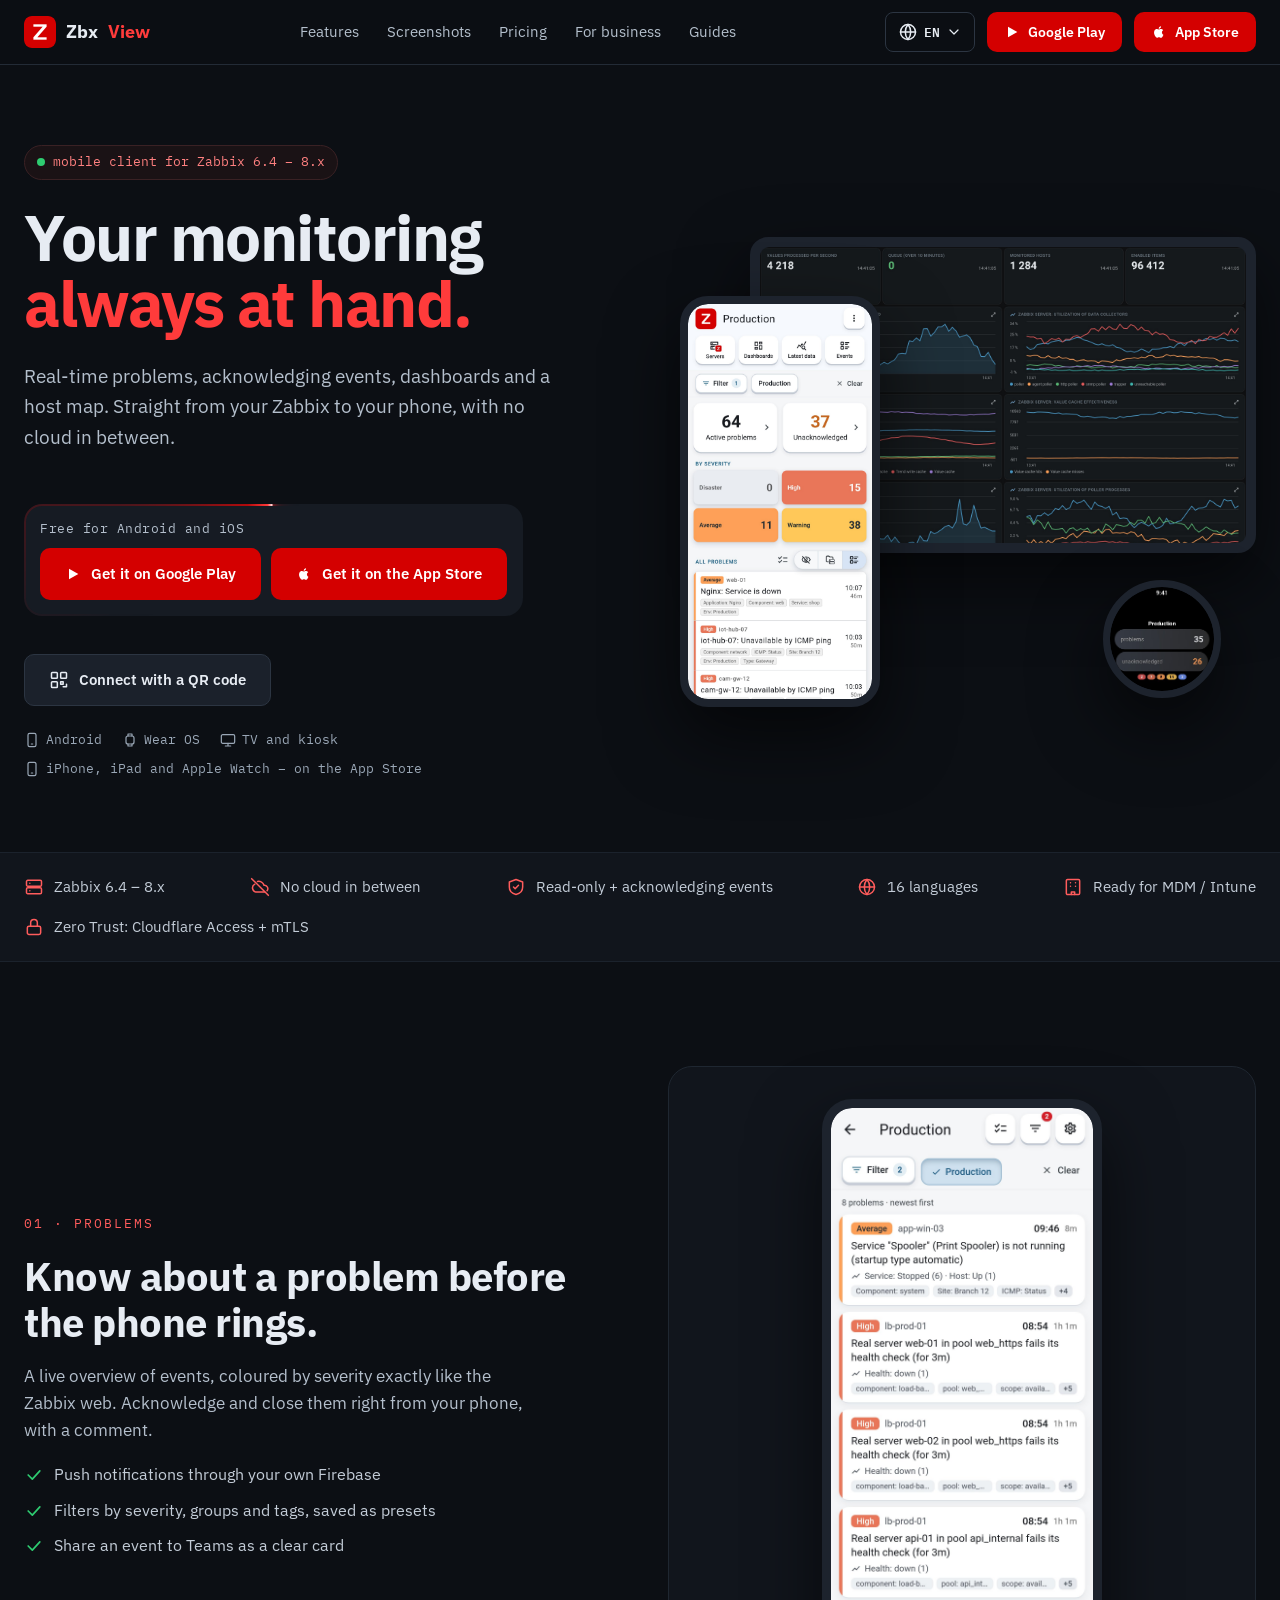
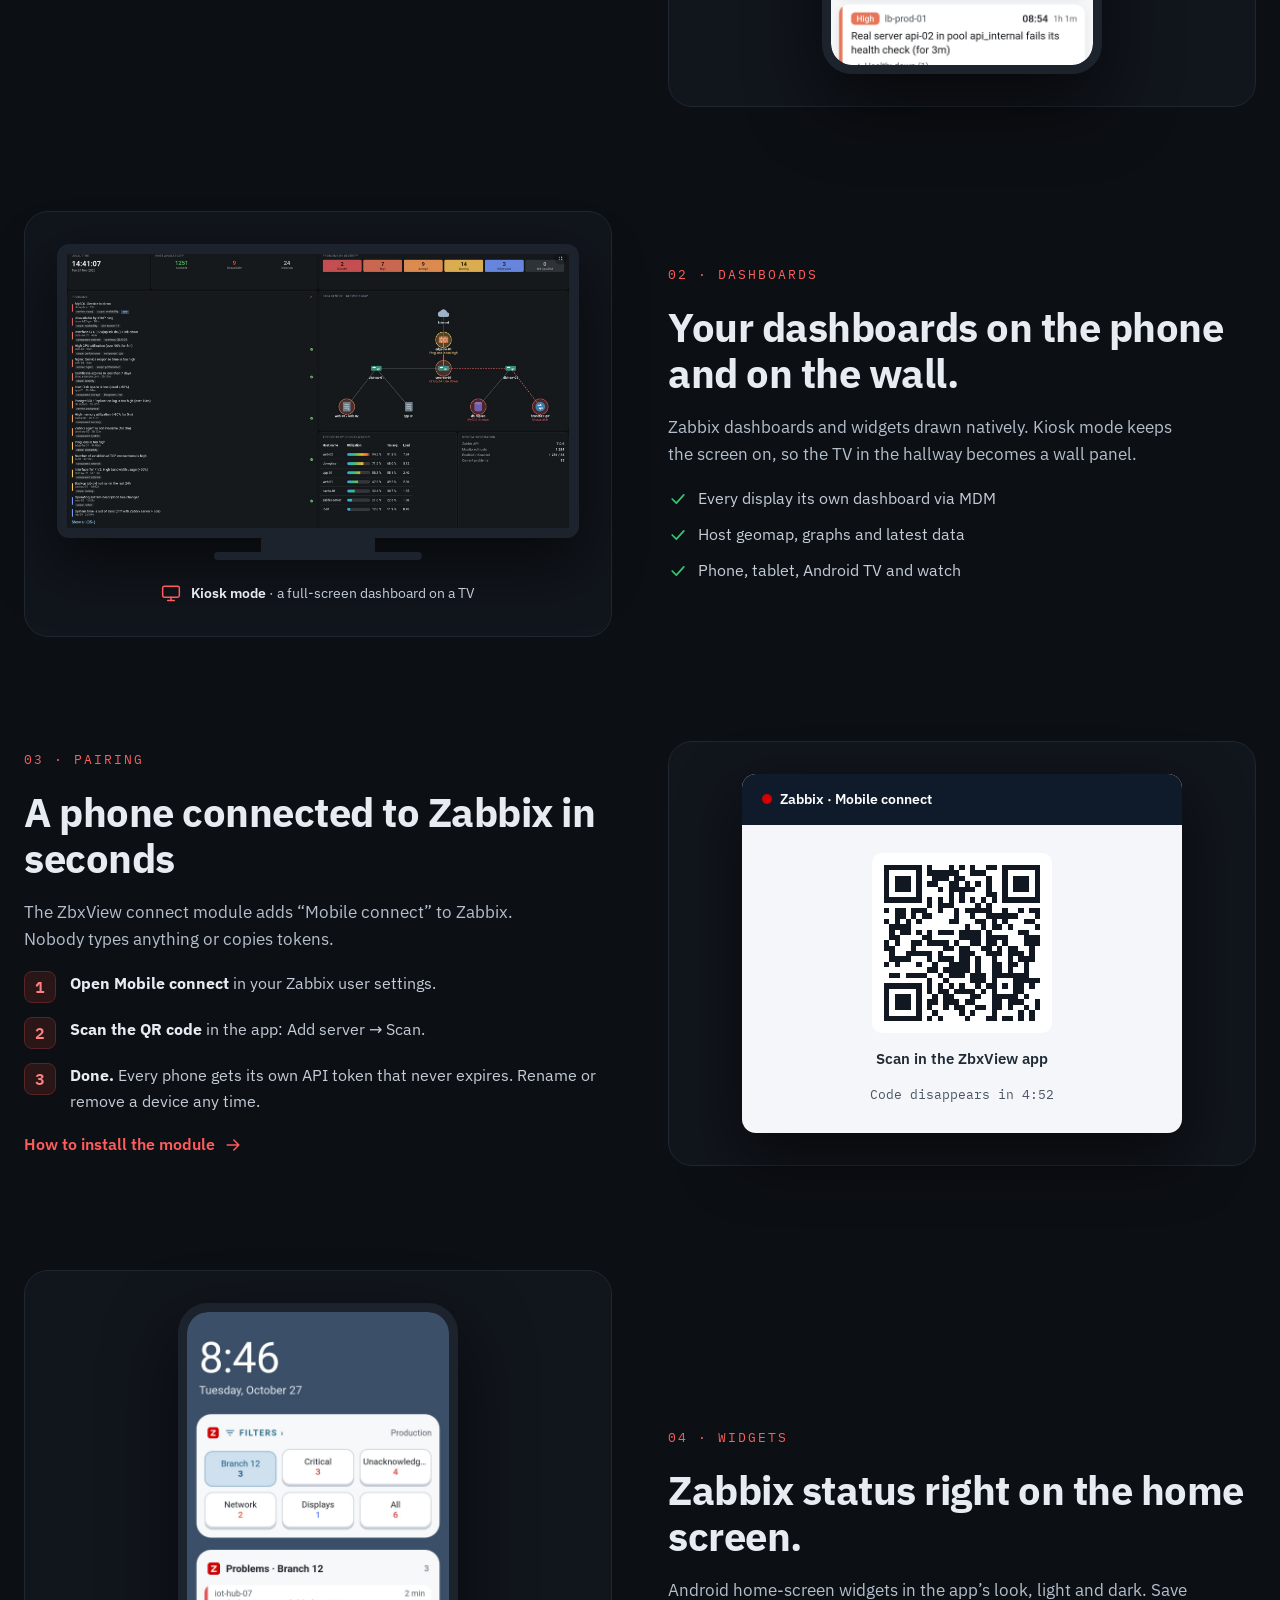
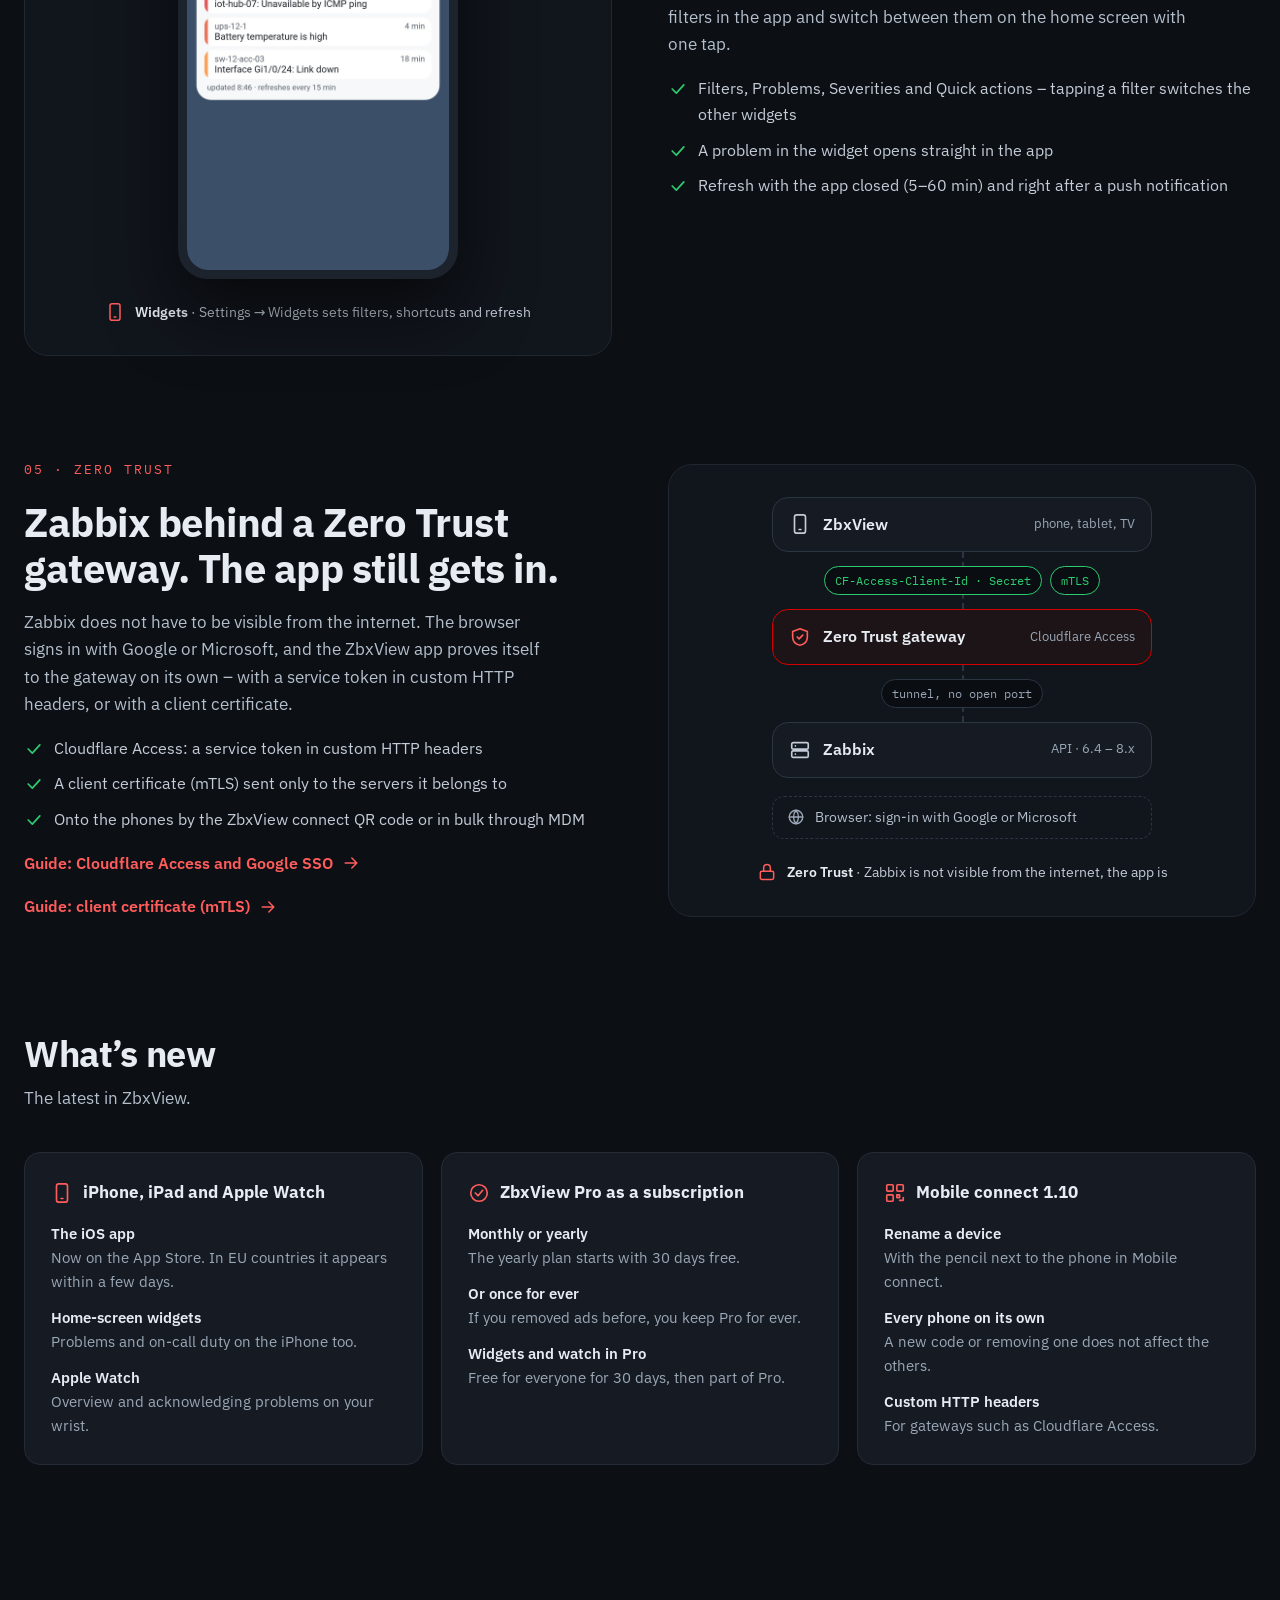
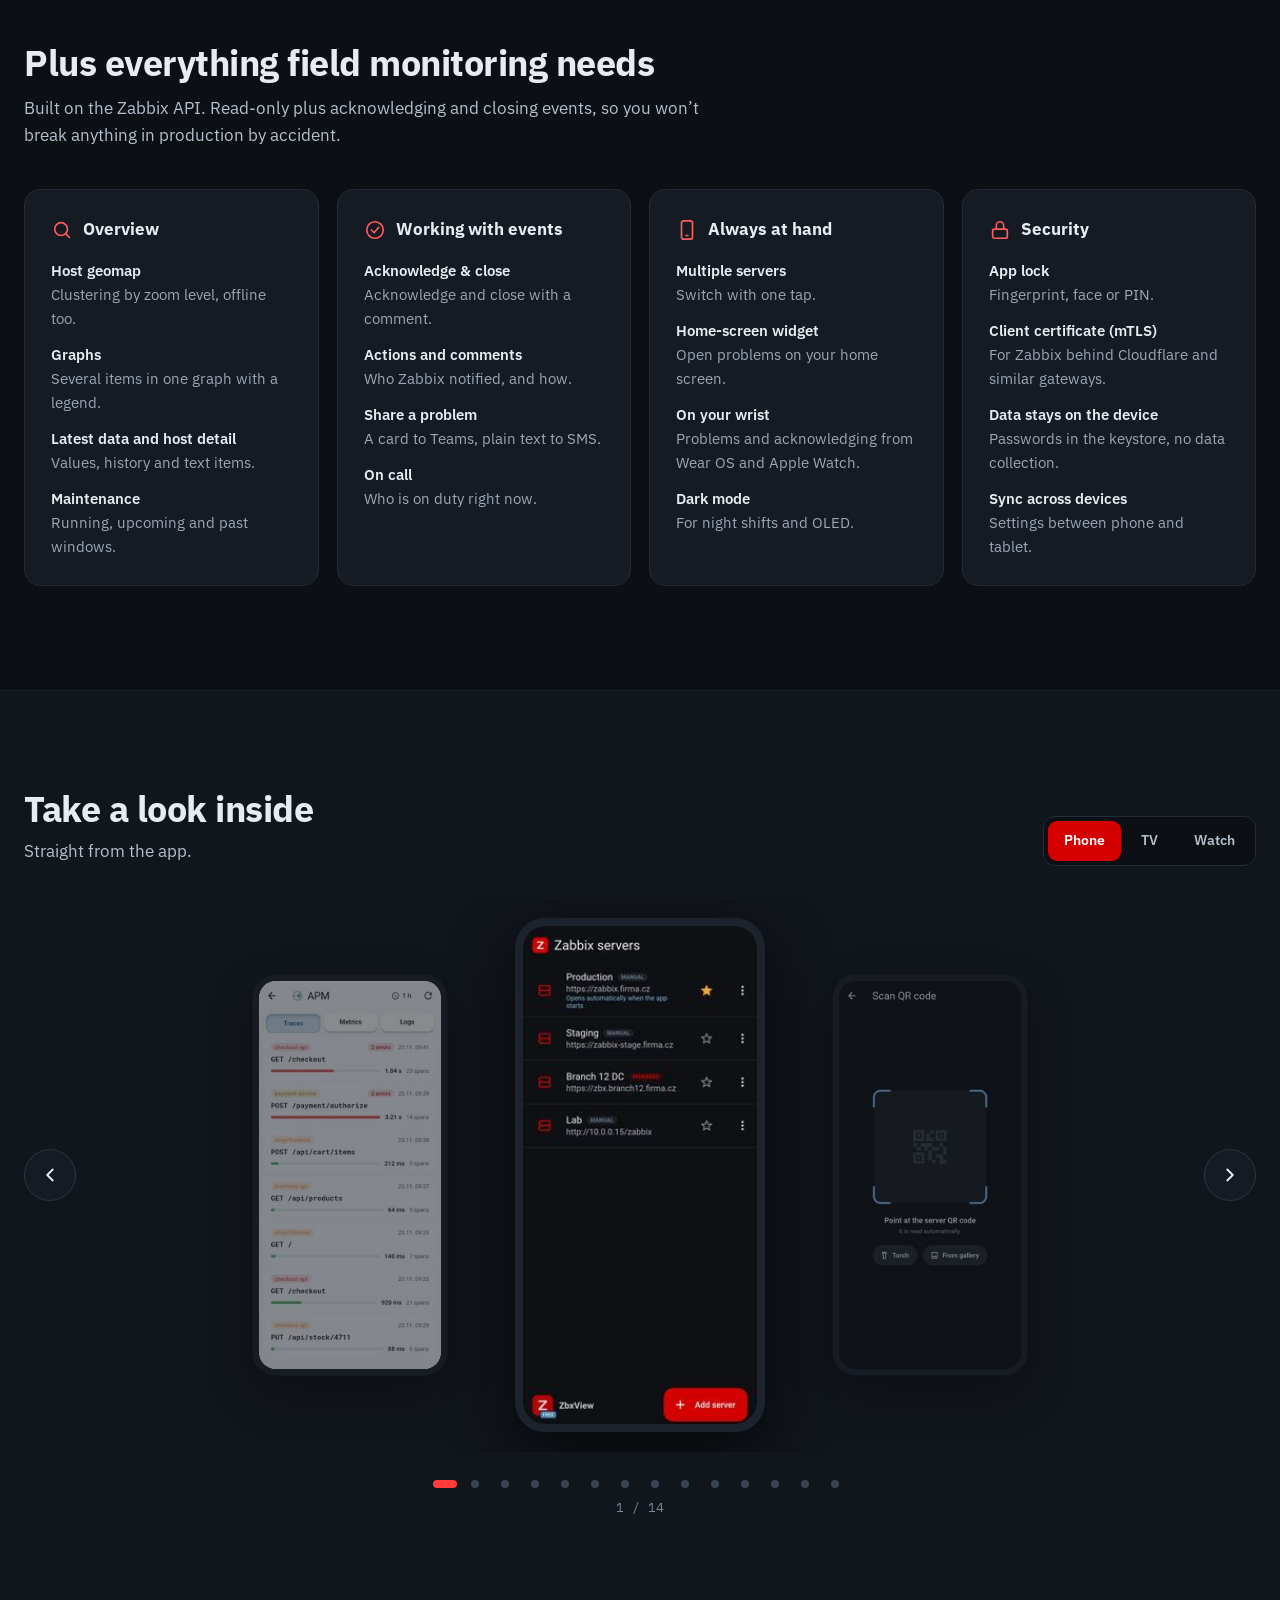
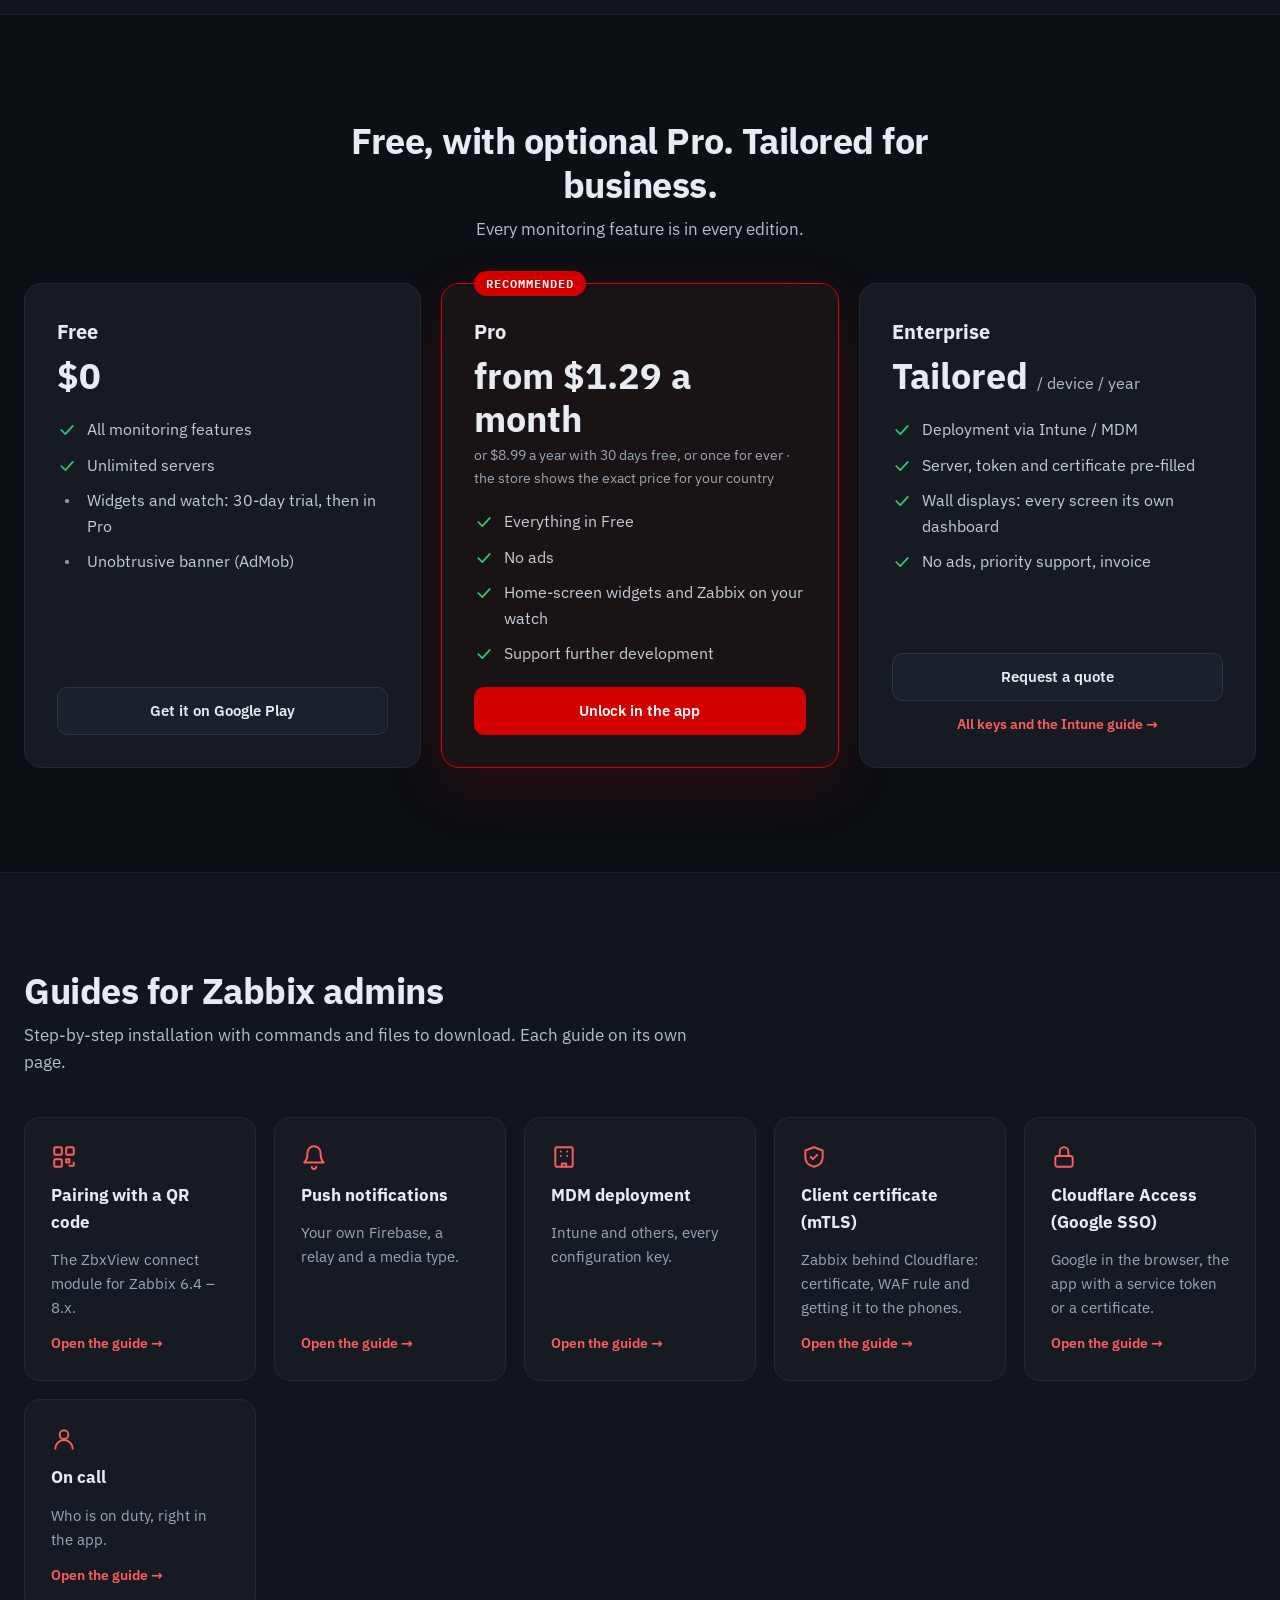
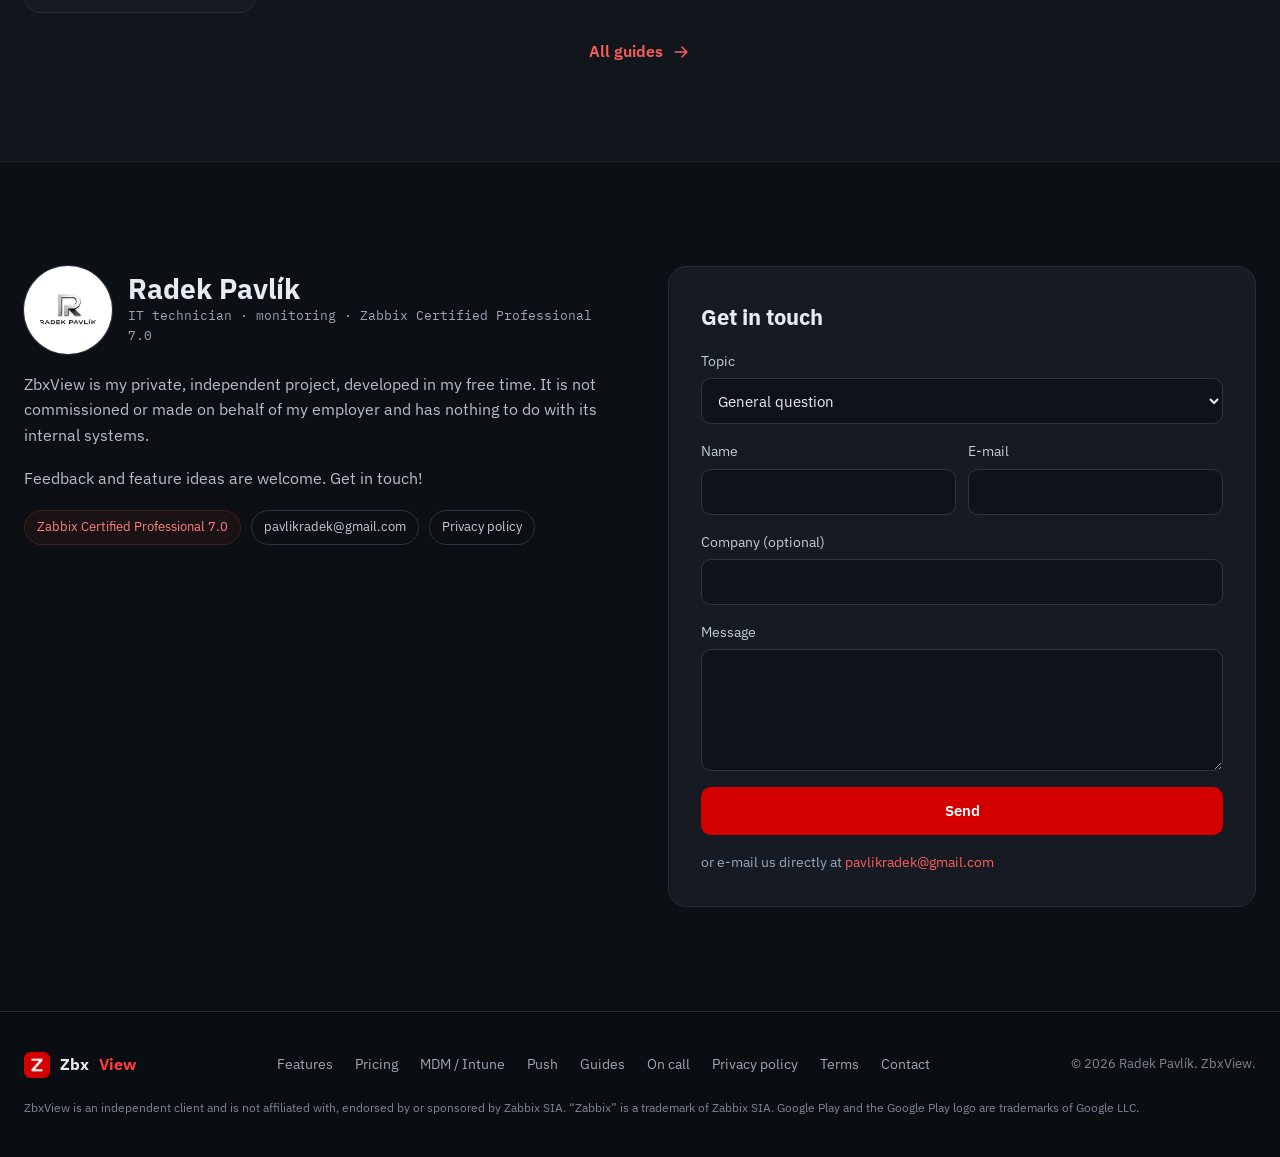
<file: index.html>
<!doctype html>
<html lang="cs">
<head>
  <meta charset="utf-8" />
  <meta name="viewport" content="width=device-width, initial-scale=1" />
  <title>ZbxView: Zabbix Client — Zabbix monitoring in your pocket</title>
  <meta name="description" content="ZbxView je mobilní klient pro Zabbix. Sledujte problémy v reálném čase, potvrzujte a zavírejte události, mapu hostů a dashboardy — přímo z telefonu." />
  <meta property="og:title" content="ZbxView: Zabbix Client — Zabbix na dlani" />
  <meta property="og:description" content="Mobilní klient pro Zabbix monitoring. Problémy v reálném čase, geomapa, dashboardy, TV kiosk režim." />
  <meta property="og:type" content="website" />
  <link rel="icon" href="assets/icon.png" />
  <link rel="preload" href="assets/fonts/plex-sans-latin.woff2" as="font" type="font/woff2" crossorigin />
  <link rel="stylesheet" href="landing.css" />
  <!-- Google Search Console ownership verification (for Play developer website) -->
  <meta name="google-site-verification" content="ZpeQoZonprarYc8BYHQmGyVPLd46HmS_7QiXncfsaKU" />
  <script>
  // Old in-page guides moved to their own pages; keep shared links working.
  (function () {
    var moved = { '#push': 'push.html', '#push-setup': 'push.html#setup', '#connect-setup': 'connect.html#setup' };
    if (moved[location.hash]) location.replace(moved[location.hash]);
  })();
  </script>
</head>
<body>

  <!-- Icon sprite: line icons in the style of Tabler/Lucide (MIT). -->
  <svg width="0" height="0" style="position:absolute" aria-hidden="true">
    <defs>
      <symbol id="i-apple" viewBox="0 0 24 24"><path d="M16.37 12.6c-.02-2.2 1.8-3.26 1.88-3.31-1.03-1.5-2.62-1.7-3.18-1.72-1.35-.14-2.64.8-3.33.8-.69 0-1.74-.78-2.86-.76-1.47.02-2.83.86-3.59 2.17-1.53 2.66-.39 6.6 1.1 8.76.73 1.06 1.6 2.24 2.73 2.2 1.1-.05 1.51-.71 2.84-.71 1.32 0 1.7.71 2.85.69 1.18-.02 1.93-1.07 2.65-2.13.84-1.22 1.18-2.41 1.2-2.47-.03-.01-2.3-.88-2.33-3.52zM14.2 6.13c.6-.73 1.01-1.75.9-2.76-.87.04-1.92.58-2.54 1.31-.56.64-1.05 1.67-.92 2.66.97.08 1.96-.49 2.56-1.21z" fill="currentColor" stroke="none"/></symbol>
      <symbol id="i-play" viewBox="0 0 24 24"><path d="M6 4v16l14-8L6 4z" fill="currentColor" stroke="none"/></symbol>
      <symbol id="i-qr" viewBox="0 0 24 24"><rect x="3" y="3" width="7" height="7" rx="1"/><rect x="14" y="3" width="7" height="7" rx="1"/><rect x="3" y="14" width="7" height="7" rx="1"/><path d="M14 14h3v3h-3zM17 20h4v-3"/></symbol>
      <symbol id="i-globe" viewBox="0 0 24 24"><circle cx="12" cy="12" r="9"/><path d="M3 12h18M12 3a14 14 0 0 1 0 18M12 3a14 14 0 0 0 0 18"/></symbol>
      <symbol id="i-chev" viewBox="0 0 24 24"><path d="m6 9 6 6 6-6"/></symbol>
      <symbol id="i-left" viewBox="0 0 24 24"><path d="m15 6-6 6 6 6"/></symbol>
      <symbol id="i-right" viewBox="0 0 24 24"><path d="m9 6 6 6-6 6"/></symbol>
      <symbol id="i-arrow" viewBox="0 0 24 24"><path d="M5 12h14M13 6l6 6-6 6"/></symbol>
      <symbol id="i-check" viewBox="0 0 24 24"><path d="m5 12 5 5 9-10"/></symbol>
      <symbol id="i-dot" viewBox="0 0 24 24"><circle cx="12" cy="12" r="1.5"/></symbol>
      <symbol id="i-phone" viewBox="0 0 24 24"><rect x="6" y="2" width="12" height="20" rx="2.5"/><path d="M11 18h2"/></symbol>
      <symbol id="i-watch" viewBox="0 0 24 24"><rect x="6" y="6" width="12" height="12" rx="3"/><path d="M9 6V3h6v3M9 18v3h6v-3"/></symbol>
      <symbol id="i-tv" viewBox="0 0 24 24"><rect x="2" y="4" width="20" height="13" rx="2"/><path d="M8 21h8M12 17v4"/></symbol>
      <symbol id="i-server" viewBox="0 0 24 24"><rect x="3" y="4" width="18" height="7" rx="1.5"/><rect x="3" y="13" width="18" height="7" rx="1.5"/><path d="M7 7.5h.01M7 16.5h.01"/></symbol>
      <symbol id="i-cloudoff" viewBox="0 0 24 24"><path d="m2 2 20 20"/><path d="M5.8 8.6A5 5 0 0 0 7 18h10.5M20.5 16.5A4 4 0 0 0 17.5 10h-.7A7 7 0 0 0 9 5.3"/></symbol>
      <symbol id="i-shield" viewBox="0 0 24 24"><path d="M12 3 4 6v6c0 5 3.5 8 8 9 4.5-1 8-4 8-9V6l-8-3z"/><path d="m9 12 2 2 4-4"/></symbol>
      <symbol id="i-building" viewBox="0 0 24 24"><rect x="4" y="3" width="16" height="18" rx="1.5"/><path d="M9 7h.01M15 7h.01M9 11h.01M15 11h.01M10 21v-3h4v3"/></symbol>
      <symbol id="i-search" viewBox="0 0 24 24"><circle cx="11" cy="11" r="7"/><path d="m20 20-3.5-3.5"/></symbol>
      <symbol id="i-checkc" viewBox="0 0 24 24"><circle cx="12" cy="12" r="9"/><path d="m8 12 3 3 5-6"/></symbol>
      <symbol id="i-lock" viewBox="0 0 24 24"><rect x="4" y="11" width="16" height="10" rx="2"/><path d="M8 11V7a4 4 0 0 1 8 0v4"/></symbol>
      <symbol id="i-bell" viewBox="0 0 24 24"><path d="M6 8a6 6 0 0 1 12 0c0 7 3 9 3 9H3s3-2 3-9"/><path d="M10 21a2 2 0 0 0 4 0"/></symbol>
      <symbol id="i-user" viewBox="0 0 24 24"><circle cx="12" cy="8" r="4"/><path d="M4 21a8 8 0 0 1 16 0"/></symbol>
    </defs>
  </svg>

  <header class="nav">
    <div class="wrap nav-row">
      <a class="brand" href="#top"><img src="assets/icon.png" alt="" width="32" height="32" />Zbx<b>View</b></a>
      <nav class="nav-links" aria-label="Menu">
        <a href="#features" data-i18n="nav_features">Funkce</a>
        <a href="#screens" data-i18n="nav_screens">Náhledy</a>
        <a href="#pricing" data-i18n="nav_pricing">Ceník</a>
        <a href="#enterprise" data-i18n="nav_enterprise">Pro firmy</a>
        <a href="docs.html" data-i18n="nav_docs">Návody</a>
      </nav>
      <div class="nav-actions">
        <div class="lang">
          <button type="button" class="lang-btn" aria-haspopup="true" aria-expanded="false" aria-label="Jazyk / Language">
            <svg class="ic"><use href="#i-globe"/></svg><span class="lang-cur">CZ</span><svg class="ic ic-s"><use href="#i-chev"/></svg>
          </button>
          <div class="lang-menu" hidden>
            <button type="button" class="lang-opt" data-lang="cs">Čeština</button>
            <button type="button" class="lang-opt" data-lang="en">English</button>
            <button type="button" class="lang-opt" data-lang="de">Deutsch</button>
            <button type="button" class="lang-opt" data-lang="es">Español</button>
            <button type="button" class="lang-opt" data-lang="fr">Français</button>
            <button type="button" class="lang-opt" data-lang="lv">Latviešu</button>
            <button type="button" class="lang-opt" data-lang="pt">Português</button>
            <button type="button" class="lang-opt" data-lang="ru">Русский</button>
            <button type="button" class="lang-opt" data-lang="it">Italiano</button>
            <button type="button" class="lang-opt" data-lang="pl">Polski</button>
            <button type="button" class="lang-opt" data-lang="ja">日本語</button>
            <button type="button" class="lang-opt" data-lang="uk">Українська</button>
            <button type="button" class="lang-opt" data-lang="sk">Slovenčina</button>
            <button type="button" class="lang-opt" data-lang="tr">Türkçe</button>
            <button type="button" class="lang-opt" data-lang="zh">简体中文</button>
            <button type="button" class="lang-opt" data-lang="ko">한국어</button>
          </div>
        </div>
        <a class="btn btn-primary btn-sm" href="https://play.google.com/store/apps/details?id=app.zbxview" target="_blank" rel="noopener"><svg class="ic ic-s"><use href="#i-play"/></svg>Google Play</a>
        <a class="btn btn-primary btn-sm nav-appstore" href="https://apps.apple.com/app/id6837195762" target="_blank" rel="noopener"><svg class="ic ic-s"><use href="#i-apple"/></svg>App Store</a>
      </div>
    </div>
  </header>

  <main>
  <!-- HERO -->
  <section class="hero" id="top">
    <div class="wrap two-col">
      <div class="hero-text">
        <span class="eyebrow"><span class="dot"></span><span data-i18n="hero_eyebrow2">mobilní klient pro Zabbix 6.4 – 8.x</span></span>
        <h1 data-i18n="hero_h1">Tvůj monitoring<br /><span>vždy po ruce.</span></h1>
        <p class="lead" data-i18n="hero_lead2">Problémy v reálném čase, potvrzování událostí, dashboardy i mapa hostů. Přímo z tvého Zabbixu do telefonu, bez cloudu uprostřed.</p>
        <div class="stores">
          <div class="stores-label" data-i18n="stores_label">Zdarma pro Android i iOS</div>
          <div class="stores-row">
            <a class="btn btn-primary btn-lg store-btn" href="https://play.google.com/store/apps/details?id=app.zbxview" target="_blank" rel="noopener"><svg class="ic ic-s"><use href="#i-play"/></svg><span data-i18n="hero_cta2">Získat na Google Play</span></a>
            <a class="btn btn-primary btn-lg store-btn" href="https://apps.apple.com/app/id6837195762" target="_blank" rel="noopener"><svg class="ic ic-s"><use href="#i-apple"/></svg><span data-i18n="hero_ios2">Získat na App Store</span></a>
          </div>
        </div>
        <div class="cta cta-sub">
          <a class="btn btn-ghost btn-lg" href="#connect"><svg class="ic"><use href="#i-qr"/></svg><span data-i18n="hero_qr">Připojit QR kódem</span></a>
        </div>
        <div class="platforms">
          <span><svg class="ic ic-s"><use href="#i-phone"/></svg>Android</span>
          <span><svg class="ic ic-s"><use href="#i-watch"/></svg>Wear OS</span>
          <span><svg class="ic ic-s"><use href="#i-tv"/></svg><span data-i18n="plat_tv">TV a kiosk</span></span>
          <a href="https://apps.apple.com/app/id6837195762" target="_blank" rel="noopener" style="color:inherit;display:inline-flex;align-items:center;gap:6px;text-decoration:none"><svg class="ic ic-s"><use href="#i-phone"/></svg><span data-i18n="plat_ios">iPhone, iPad a Apple Watch – v App Store</span></a>
        </div>
      </div>
      <div class="devices" aria-hidden="true">
        <div class="dev dev-tablet"><img src="assets/scr_hero_tablet.jpg" alt="" /></div>
        <div class="dev dev-phone"><img src="assets/scr_hero_phone.jpg" alt="" /></div>
        <div class="dev dev-watch"><img src="assets/scr_hero_watch.jpg" alt="" /></div>
      </div>
    </div>
  </section>

  <!-- AT A GLANCE -->
  <section class="strip" aria-label="ZbxView">
    <div class="wrap strip-row">
      <span><svg class="ic"><use href="#i-server"/></svg>Zabbix 6.4 – 8.x</span>
      <span><svg class="ic"><use href="#i-cloudoff"/></svg><span data-i18n="tr2">Žádný cloud uprostřed</span></span>
      <span><svg class="ic"><use href="#i-shield"/></svg><span data-i18n="tr3">Jen čtení + potvrzení událostí</span></span>
      <span><svg class="ic"><use href="#i-globe"/></svg><span data-i18n="tr4">16 jazyků</span></span>
      <span><svg class="ic"><use href="#i-building"/></svg><span data-i18n="tr5">Připraveno na MDM / Intune</span></span>
      <span><svg class="ic"><use href="#i-lock"/></svg><span data-i18n="tr6">Zero Trust: Cloudflare Access + mTLS</span></span>
    </div>
  </section>

  <!-- SHOWCASE -->
  <section id="features" class="showcase">
    <div class="wrap">

      <div class="two-col sc-row">
        <div class="sc-text">
          <span class="kicker" data-i18n="sc1_tag">01 · Problémy</span>
          <h2 data-i18n="sc1_h">Víš o problému dřív, než ti zavolají.</h2>
          <p data-i18n="sc1_p">Živý přehled událostí s barvami podle závažnosti přesně jako ve webovém Zabbixu. Potvrdíš i zavřeš je přímo z telefonu, s komentářem.</p>
          <ul class="checks">
            <li><svg class="ic"><use href="#i-check"/></svg><span data-i18n="sc1_b1">Push notifikace přes váš vlastní Firebase</span></li>
            <li><svg class="ic"><use href="#i-check"/></svg><span data-i18n="sc1_b2">Filtry podle závažnosti, skupin a tagů, uložené jako sestavy</span></li>
            <li><svg class="ic"><use href="#i-check"/></svg><span data-i18n="sc1_b3">Sdílení události do Teams jako přehledná karta</span></li>
          </ul>
        </div>
        <div class="sc-media">
          <div class="dev dev-phone dev-phone-lg"><img src="assets/scr_feat_problems.jpg" alt="ZbxView" loading="lazy" /></div>
        </div>
      </div>

      <div class="two-col sc-row sc-flip">
        <div class="sc-text">
          <span class="kicker" data-i18n="sc2_tag">02 · Dashboardy</span>
          <h2 data-i18n="sc2_h">Tvoje dashboardy na telefonu i na zdi.</h2>
          <p data-i18n="sc2_p">Zabbix dashboardy a widgety vykreslené nativně. Kiosk režim drží obrazovku zapnutou, takže z televize na chodbě uděláš nástěnný panel.</p>
          <ul class="checks">
            <li><svg class="ic"><use href="#i-check"/></svg><span data-i18n="sc2_b1">Každému displeji vlastní dashboard přes MDM</span></li>
            <li><svg class="ic"><use href="#i-check"/></svg><span data-i18n="sc2_b2">Geomapa hostů, grafy a poslední data</span></li>
            <li><svg class="ic"><use href="#i-check"/></svg><span data-i18n="sc2_b3">Telefon, tablet, Android TV i hodinky</span></li>
          </ul>
        </div>
        <div class="sc-media">
          <div class="tv">
            <div class="tv-screen"><img src="assets/scr_feat_tv.jpg" alt="ZbxView TV" loading="lazy" /></div>
            <div class="tv-neck"></div><div class="tv-foot"></div>
          </div>
          <p class="sc-cap"><svg class="ic"><use href="#i-tv"/></svg><span data-i18n="sc2_cap"><b>Kiosk režim</b> · celoobrazovkový dashboard na televizi</span></p>
        </div>
      </div>

      <div class="two-col sc-row" id="connect">
        <div class="sc-text">
          <span class="kicker" data-i18n="sc3_tag">03 · Párování</span>
          <h2 data-i18n="conn_h2">Telefon připojený k Zabbixu za pár vteřin</h2>
          <p data-i18n="sc3_p">Modul ZbxView connect přidá do Zabbixu „Připojení telefonu“. Nikdo nic nevypisuje ani neopisuje tokeny.</p>
          <ol class="steps">
            <li><span class="num">1</span><span data-i18n="sc3_s1"><b>Otevři Připojení telefonu</b> v uživatelském nastavení Zabbixu.</span></li>
            <li><span class="num">2</span><span data-i18n="sc3_s2"><b>Naskenuj QR kód</b> v aplikaci: Přidat server → Naskenovat.</span></li>
            <li><span class="num">3</span><span data-i18n="sc3_s3"><b>Hotovo.</b> Každý telefon má vlastní API token, který nevyprší. Zařízení jde kdykoli přejmenovat nebo odebrat.</span></li>
          </ol>
          <a class="more" href="connect.html"><span data-i18n="sc3_link">Návod na instalaci modulu</span><svg class="ic"><use href="#i-arrow"/></svg></a>
        </div>
        <div class="sc-media">
          <div class="qrwin" aria-hidden="true">
            <div class="qrwin-bar"><span class="qrwin-dot"></span><span data-i18n="sc3_win">Zabbix · Připojení telefonu</span></div>
            <div class="qrwin-body">
              <svg class="qr" viewBox="0 0 29 29" aria-hidden="true"><path d="M0 0h1v1h-1zM1 0h1v1h-1zM2 0h1v1h-1zM3 0h1v1h-1zM4 0h1v1h-1zM5 0h1v1h-1zM6 0h1v1h-1zM8 0h1v1h-1zM12 0h1v1h-1zM14 0h1v1h-1zM16 0h1v1h-1zM19 0h1v1h-1zM20 0h1v1h-1zM22 0h1v1h-1zM23 0h1v1h-1zM24 0h1v1h-1zM25 0h1v1h-1zM26 0h1v1h-1zM27 0h1v1h-1zM28 0h1v1h-1zM0 1h1v1h-1zM6 1h1v1h-1zM8 1h1v1h-1zM9 1h1v1h-1zM10 1h1v1h-1zM11 1h1v1h-1zM12 1h1v1h-1zM13 1h1v1h-1zM16 1h1v1h-1zM17 1h1v1h-1zM18 1h1v1h-1zM22 1h1v1h-1zM28 1h1v1h-1zM0 2h1v1h-1zM2 2h1v1h-1zM3 2h1v1h-1zM4 2h1v1h-1zM6 2h1v1h-1zM9 2h1v1h-1zM10 2h1v1h-1zM11 2h1v1h-1zM13 2h1v1h-1zM14 2h1v1h-1zM19 2h1v1h-1zM22 2h1v1h-1zM24 2h1v1h-1zM25 2h1v1h-1zM26 2h1v1h-1zM28 2h1v1h-1zM0 3h1v1h-1zM2 3h1v1h-1zM3 3h1v1h-1zM4 3h1v1h-1zM6 3h1v1h-1zM8 3h1v1h-1zM9 3h1v1h-1zM12 3h1v1h-1zM13 3h1v1h-1zM15 3h1v1h-1zM17 3h1v1h-1zM19 3h1v1h-1zM22 3h1v1h-1zM24 3h1v1h-1zM25 3h1v1h-1zM26 3h1v1h-1zM28 3h1v1h-1zM0 4h1v1h-1zM2 4h1v1h-1zM3 4h1v1h-1zM4 4h1v1h-1zM6 4h1v1h-1zM10 4h1v1h-1zM12 4h1v1h-1zM13 4h1v1h-1zM14 4h1v1h-1zM15 4h1v1h-1zM16 4h1v1h-1zM19 4h1v1h-1zM22 4h1v1h-1zM24 4h1v1h-1zM25 4h1v1h-1zM26 4h1v1h-1zM28 4h1v1h-1zM0 5h1v1h-1zM6 5h1v1h-1zM12 5h1v1h-1zM14 5h1v1h-1zM19 5h1v1h-1zM20 5h1v1h-1zM22 5h1v1h-1zM28 5h1v1h-1zM0 6h1v1h-1zM1 6h1v1h-1zM2 6h1v1h-1zM3 6h1v1h-1zM4 6h1v1h-1zM5 6h1v1h-1zM6 6h1v1h-1zM8 6h1v1h-1zM10 6h1v1h-1zM12 6h1v1h-1zM14 6h1v1h-1zM16 6h1v1h-1zM18 6h1v1h-1zM20 6h1v1h-1zM22 6h1v1h-1zM23 6h1v1h-1zM24 6h1v1h-1zM25 6h1v1h-1zM26 6h1v1h-1zM27 6h1v1h-1zM28 6h1v1h-1zM8 7h1v1h-1zM10 7h1v1h-1zM11 7h1v1h-1zM12 7h1v1h-1zM17 7h1v1h-1zM19 7h1v1h-1zM0 8h1v1h-1zM2 8h1v1h-1zM3 8h1v1h-1zM5 8h1v1h-1zM6 8h1v1h-1zM7 8h1v1h-1zM10 8h1v1h-1zM13 8h1v1h-1zM15 8h1v1h-1zM16 8h1v1h-1zM17 8h1v1h-1zM18 8h1v1h-1zM19 8h1v1h-1zM22 8h1v1h-1zM25 8h1v1h-1zM27 8h1v1h-1zM28 8h1v1h-1zM2 9h1v1h-1zM3 9h1v1h-1zM5 9h1v1h-1zM7 9h1v1h-1zM8 9h1v1h-1zM13 9h1v1h-1zM16 9h1v1h-1zM19 9h1v1h-1zM20 9h1v1h-1zM21 9h1v1h-1zM22 9h1v1h-1zM23 9h1v1h-1zM24 9h1v1h-1zM28 9h1v1h-1zM0 10h1v1h-1zM2 10h1v1h-1zM4 10h1v1h-1zM6 10h1v1h-1zM12 10h1v1h-1zM13 10h1v1h-1zM17 10h1v1h-1zM18 10h1v1h-1zM20 10h1v1h-1zM22 10h1v1h-1zM26 10h1v1h-1zM27 10h1v1h-1zM1 11h1v1h-1zM2 11h1v1h-1zM3 11h1v1h-1zM4 11h1v1h-1zM15 11h1v1h-1zM18 11h1v1h-1zM20 11h1v1h-1zM21 11h1v1h-1zM23 11h1v1h-1zM28 11h1v1h-1zM1 12h1v1h-1zM3 12h1v1h-1zM4 12h1v1h-1zM6 12h1v1h-1zM8 12h1v1h-1zM10 12h1v1h-1zM11 12h1v1h-1zM12 12h1v1h-1zM14 12h1v1h-1zM15 12h1v1h-1zM16 12h1v1h-1zM17 12h1v1h-1zM19 12h1v1h-1zM25 12h1v1h-1zM26 12h1v1h-1zM1 13h1v1h-1zM2 13h1v1h-1zM7 13h1v1h-1zM8 13h1v1h-1zM14 13h1v1h-1zM15 13h1v1h-1zM16 13h1v1h-1zM17 13h1v1h-1zM19 13h1v1h-1zM20 13h1v1h-1zM21 13h1v1h-1zM22 13h1v1h-1zM26 13h1v1h-1zM27 13h1v1h-1zM28 13h1v1h-1zM0 14h1v1h-1zM2 14h1v1h-1zM5 14h1v1h-1zM6 14h1v1h-1zM8 14h1v1h-1zM9 14h1v1h-1zM10 14h1v1h-1zM11 14h1v1h-1zM13 14h1v1h-1zM16 14h1v1h-1zM17 14h1v1h-1zM19 14h1v1h-1zM20 14h1v1h-1zM22 14h1v1h-1zM26 14h1v1h-1zM27 14h1v1h-1zM28 14h1v1h-1zM0 15h1v1h-1zM1 15h1v1h-1zM5 15h1v1h-1zM11 15h1v1h-1zM12 15h1v1h-1zM14 15h1v1h-1zM15 15h1v1h-1zM18 15h1v1h-1zM19 15h1v1h-1zM21 15h1v1h-1zM23 15h1v1h-1zM24 15h1v1h-1zM27 15h1v1h-1zM1 16h1v1h-1zM4 16h1v1h-1zM5 16h1v1h-1zM6 16h1v1h-1zM7 16h1v1h-1zM8 16h1v1h-1zM10 16h1v1h-1zM14 16h1v1h-1zM15 16h1v1h-1zM16 16h1v1h-1zM19 16h1v1h-1zM20 16h1v1h-1zM21 16h1v1h-1zM23 16h1v1h-1zM24 16h1v1h-1zM25 16h1v1h-1zM27 16h1v1h-1zM1 17h1v1h-1zM2 17h1v1h-1zM3 17h1v1h-1zM4 17h1v1h-1zM8 17h1v1h-1zM10 17h1v1h-1zM11 17h1v1h-1zM12 17h1v1h-1zM14 17h1v1h-1zM15 17h1v1h-1zM17 17h1v1h-1zM20 17h1v1h-1zM23 17h1v1h-1zM25 17h1v1h-1zM26 17h1v1h-1zM27 17h1v1h-1zM0 18h1v1h-1zM2 18h1v1h-1zM6 18h1v1h-1zM9 18h1v1h-1zM12 18h1v1h-1zM13 18h1v1h-1zM14 18h1v1h-1zM15 18h1v1h-1zM17 18h1v1h-1zM20 18h1v1h-1zM21 18h1v1h-1zM23 18h1v1h-1zM24 18h1v1h-1zM26 18h1v1h-1zM8 19h1v1h-1zM9 19h1v1h-1zM11 19h1v1h-1zM12 19h1v1h-1zM13 19h1v1h-1zM14 19h1v1h-1zM15 19h1v1h-1zM17 19h1v1h-1zM20 19h1v1h-1zM21 19h1v1h-1zM23 19h1v1h-1zM26 19h1v1h-1zM1 20h1v1h-1zM2 20h1v1h-1zM4 20h1v1h-1zM5 20h1v1h-1zM6 20h1v1h-1zM7 20h1v1h-1zM10 20h1v1h-1zM12 20h1v1h-1zM13 20h1v1h-1zM14 20h1v1h-1zM16 20h1v1h-1zM17 20h1v1h-1zM18 20h1v1h-1zM20 20h1v1h-1zM21 20h1v1h-1zM22 20h1v1h-1zM23 20h1v1h-1zM24 20h1v1h-1zM25 20h1v1h-1zM26 20h1v1h-1zM8 21h1v1h-1zM11 21h1v1h-1zM16 21h1v1h-1zM17 21h1v1h-1zM18 21h1v1h-1zM20 21h1v1h-1zM24 21h1v1h-1zM25 21h1v1h-1zM26 21h1v1h-1zM27 21h1v1h-1zM28 21h1v1h-1zM0 22h1v1h-1zM1 22h1v1h-1zM2 22h1v1h-1zM3 22h1v1h-1zM4 22h1v1h-1zM5 22h1v1h-1zM6 22h1v1h-1zM8 22h1v1h-1zM10 22h1v1h-1zM12 22h1v1h-1zM14 22h1v1h-1zM17 22h1v1h-1zM19 22h1v1h-1zM20 22h1v1h-1zM22 22h1v1h-1zM24 22h1v1h-1zM25 22h1v1h-1zM27 22h1v1h-1zM0 23h1v1h-1zM6 23h1v1h-1zM8 23h1v1h-1zM10 23h1v1h-1zM11 23h1v1h-1zM13 23h1v1h-1zM14 23h1v1h-1zM15 23h1v1h-1zM16 23h1v1h-1zM18 23h1v1h-1zM20 23h1v1h-1zM24 23h1v1h-1zM25 23h1v1h-1zM0 24h1v1h-1zM2 24h1v1h-1zM3 24h1v1h-1zM4 24h1v1h-1zM6 24h1v1h-1zM9 24h1v1h-1zM11 24h1v1h-1zM12 24h1v1h-1zM16 24h1v1h-1zM17 24h1v1h-1zM20 24h1v1h-1zM21 24h1v1h-1zM22 24h1v1h-1zM23 24h1v1h-1zM24 24h1v1h-1zM26 24h1v1h-1zM0 25h1v1h-1zM2 25h1v1h-1zM3 25h1v1h-1zM4 25h1v1h-1zM6 25h1v1h-1zM8 25h1v1h-1zM9 25h1v1h-1zM11 25h1v1h-1zM12 25h1v1h-1zM13 25h1v1h-1zM15 25h1v1h-1zM16 25h1v1h-1zM20 25h1v1h-1zM21 25h1v1h-1zM23 25h1v1h-1zM24 25h1v1h-1zM25 25h1v1h-1zM28 25h1v1h-1zM0 26h1v1h-1zM2 26h1v1h-1zM3 26h1v1h-1zM4 26h1v1h-1zM6 26h1v1h-1zM8 26h1v1h-1zM11 26h1v1h-1zM13 26h1v1h-1zM14 26h1v1h-1zM17 26h1v1h-1zM18 26h1v1h-1zM20 26h1v1h-1zM21 26h1v1h-1zM23 26h1v1h-1zM26 26h1v1h-1zM28 26h1v1h-1zM0 27h1v1h-1zM6 27h1v1h-1zM9 27h1v1h-1zM14 27h1v1h-1zM16 27h1v1h-1zM20 27h1v1h-1zM25 27h1v1h-1zM27 27h1v1h-1zM0 28h1v1h-1zM1 28h1v1h-1zM2 28h1v1h-1zM3 28h1v1h-1zM4 28h1v1h-1zM5 28h1v1h-1zM6 28h1v1h-1zM8 28h1v1h-1zM10 28h1v1h-1zM15 28h1v1h-1zM19 28h1v1h-1zM20 28h1v1h-1zM22 28h1v1h-1zM23 28h1v1h-1zM25 28h1v1h-1zM27 28h1v1h-1z" fill="#111821"/></svg>
              <div class="qrwin-title" data-i18n="sc3_scan">Naskenujte v aplikaci ZbxView</div>
              <div class="qrwin-timer" data-i18n="sc3_timer">Kód zmizí za 4:52</div>
            </div>
          </div>
        </div>
      </div>

      <div class="two-col sc-row sc-flip" id="widgets">
        <div class="sc-text">
          <span class="kicker" data-i18n="sc4_tag">04 · Widgety</span>
          <h2 data-i18n="sc4_h">Stav Zabbixu přímo na ploše telefonu.</h2>
          <p data-i18n="sc4_p">Widgety na plochu Androidu ve vzhledu aplikace, světlé i tmavé. Filtry si uložíte v aplikaci a na ploše mezi nimi přepínáte jedním klepnutím.</p>
          <ul class="checks">
            <li><svg class="ic"><use href="#i-check"/></svg><span data-i18n="sc4_b1">Filtry, Problémy, Závažnosti a Rychlé akce – klepnutí na filtr přepne ostatní widgety</span></li>
            <li><svg class="ic"><use href="#i-check"/></svg><span data-i18n="sc4_b2">Problém z widgetu se otevře rovnou v aplikaci</span></li>
            <li><svg class="ic"><use href="#i-check"/></svg><span data-i18n="sc4_b3">Obnova i se zavřenou aplikací (5–60 min) a hned po push notifikaci</span></li>
          </ul>
        </div>
        <div class="sc-media">
          <div class="dev dev-phone dev-phone-lg"><img src="assets/scr_feat_widgets.jpg" alt="ZbxView – home-screen widgets" loading="lazy" /></div>
          <p class="sc-cap"><svg class="ic"><use href="#i-phone"/></svg><span data-i18n="sc4_cap"><b>Widgety</b> · Nastavení → Widgety určí filtry, zkratky a obnovu</span></p>
        </div>
      </div>


      <div class="two-col sc-row" id="zerotrust">
        <div class="sc-text">
          <span class="kicker" data-i18n="sc5_tag">05 · Zero Trust</span>
          <h2 data-i18n="sc5_h">Zabbix za Zero Trust bránou. Aplikace projde i tak.</h2>
          <p data-i18n="sc5_p">Zabbix nemusí být vidět z internetu. Prohlížeč se přihlásí přes Google nebo Microsoft, aplikace ZbxView se bráně prokáže sama – service tokenem ve vlastních HTTP hlavičkách, nebo klientským certifikátem.</p>
          <ul class="checks">
            <li><svg class="ic"><use href="#i-check"/></svg><span data-i18n="sc5_b1">Cloudflare Access: service token ve vlastních HTTP hlavičkách</span></li>
            <li><svg class="ic"><use href="#i-check"/></svg><span data-i18n="sc5_b2">Klientský certifikát (mTLS), který dostanou jen servery, kterým patří</span></li>
            <li><svg class="ic"><use href="#i-check"/></svg><span data-i18n="sc5_b3">Do telefonů QR kódem ze ZbxView connect nebo hromadně přes MDM</span></li>
          </ul>
          <a class="more" href="access.html"><span data-i18n="sc5_link">Návod: Cloudflare Access a Google SSO</span><svg class="ic"><use href="#i-arrow"/></svg></a>
          <a class="more" href="mtls.html"><span data-i18n="sc5_link2">Návod: klientský certifikát (mTLS)</span><svg class="ic"><use href="#i-arrow"/></svg></a>
        </div>
        <div class="sc-media">
          <div class="zt" aria-hidden="true">
            <div class="zt-node"><svg class="ic"><use href="#i-phone"/></svg><b>ZbxView</b><span data-i18n="sc5_n1">telefon, tablet, TV</span></div>
            <div class="zt-link"><span class="zt-chip">CF-Access-Client-Id · Secret</span><span class="zt-chip">mTLS</span></div>
            <div class="zt-node zt-gate"><svg class="ic"><use href="#i-shield"/></svg><b data-i18n="sc5_n2">Zero Trust brána</b><span>Cloudflare Access</span></div>
            <div class="zt-link"><span class="zt-chip zt-chip-dim" data-i18n="sc5_tunnel">tunel, žádný otevřený port</span></div>
            <div class="zt-node"><svg class="ic"><use href="#i-server"/></svg><b>Zabbix</b><span>API · 6.4 – 8.x</span></div>
            <div class="zt-side"><svg class="ic"><use href="#i-globe"/></svg><span data-i18n="sc5_browser">Prohlížeč: přihlášení přes Google nebo Microsoft</span></div>
          </div>
          <p class="sc-cap"><svg class="ic"><use href="#i-lock"/></svg><span data-i18n="sc5_cap"><b>Zero Trust</b> · Zabbix není vidět z internetu, aplikace ano</span></p>
        </div>
      </div>
    </div>
  </section>

  <!-- FEATURE GROUPS -->
  <!-- NEWS -->
  <section class="groups" id="news">
    <div class="wrap">
      <div class="head">
        <h2 data-i18n="nw_h">Novinky</h2>
        <p data-i18n="nw_p">Co je ve ZbxView nového.</p>
      </div>
      <div class="group-grid">
        <div class="card">
          <h3><svg class="ic"><use href="#i-phone"/></svg><span data-i18n="nw1_h">iPhone, iPad a Apple Watch</span></h3>
          <ul>
            <li><b data-i18n="nw1_a">Aplikace pro iOS</b><span data-i18n="nw1_ad">Je v App Store. V zemích EU se objeví během pár dní.</span></li>
            <li><b data-i18n="nw1_b">Widgety na ploše</b><span data-i18n="nw1_bd">Problémy a pohotovosti i na iPhonu.</span></li>
            <li><b data-i18n="nw1_c">Apple Watch</b><span data-i18n="nw1_cd">Přehled a potvrzení problémů na hodinkách.</span></li>
          </ul>
        </div>
        <div class="card">
          <h3><svg class="ic"><use href="#i-checkc"/></svg><span data-i18n="nw2_h">ZbxView Pro jako předplatné</span></h3>
          <ul>
            <li><b data-i18n="nw2_a">Měsíčně nebo ročně</b><span data-i18n="nw2_ad">Roční tarif má prvních 30 dní zdarma.</span></li>
            <li><b data-i18n="nw2_b">Nebo jednou navždy</b><span data-i18n="nw2_bd">Kdo dřív koupil odebrání reklam, má Pro navždy.</span></li>
            <li><b data-i18n="nw2_c">Widgety a hodinky v Pro</b><span data-i18n="nw2_cd">Všichni je mají 30 dní zdarma, pak jsou součástí Pro.</span></li>
          </ul>
        </div>
        <div class="card">
          <h3><svg class="ic"><use href="#i-qr"/></svg><span data-i18n="nw3_h">Připojení telefonu 1.10</span></h3>
          <ul>
            <li><b data-i18n="nw3_a">Přejmenování zařízení</b><span data-i18n="nw3_ad">Tužkou u telefonu v Připojení telefonu.</span></li>
            <li><b data-i18n="nw3_b">Každý telefon zvlášť</b><span data-i18n="nw3_bd">Nový kód ani odebrání neovlivní ostatní.</span></li>
            <li><b data-i18n="nw3_c">Vlastní HTTP hlavičky</b><span data-i18n="nw3_cd">Pro brány typu Cloudflare Access.</span></li>
          </ul>
        </div>
      </div>
    </div>
  </section>

  <section class="groups">
    <div class="wrap">
      <div class="head">
        <h2 data-i18n="fg_h">A k tomu všechno, co terénní dohled potřebuje</h2>
        <p data-i18n="fg_p">Postaveno na Zabbix API. Jen čtení plus potvrzení a zavření událostí, takže nic v produkci omylem nerozbiješ.</p>
      </div>
      <div class="group-grid">
        <div class="card">
          <h3><svg class="ic"><use href="#i-search"/></svg><span data-i18n="g1_h">Přehled</span></h3>
          <ul>
            <li><b data-i18n="f3_h">Geomapa hostů</b><span data-i18n="d_geo">Clusterování podle přiblížení, i offline.</span></li>
            <li><b data-i18n="f12_h">Grafy</b><span data-i18n="d_graph">Víc položek do jednoho grafu s legendou.</span></li>
            <li><b data-i18n="g1_latest">Poslední data a detail hostu</b><span data-i18n="d_latest">Hodnoty, historie i textové položky.</span></li>
            <li><b data-i18n="f15_h">Údržba</b><span data-i18n="d_maint">Probíhající, nadcházející i minulá okna.</span></li>
          </ul>
        </div>
        <div class="card">
          <h3><svg class="ic"><use href="#i-checkc"/></svg><span data-i18n="g2_h">Práce s událostmi</span></h3>
          <ul>
            <li><b data-i18n="f2_h">Potvrzení &amp; zavření</b><span data-i18n="d_ack">Acknowledge i close s komentářem.</span></li>
            <li><b data-i18n="f18_h">Akce a komentáře</b><span data-i18n="d_actions">Komu a jak Zabbix poslal upozornění.</span></li>
            <li><b data-i18n="f10_h">Sdílení problému</b><span data-i18n="d_share">Karta do Teams, prostý text do SMS.</span></li>
            <li><b data-i18n="nav_oncall">Pohotovosti</b><span data-i18n="d_oncall">Kdo má právě službu.</span></li>
          </ul>
        </div>
        <div class="card">
          <h3><svg class="ic"><use href="#i-phone"/></svg><span data-i18n="g3_h">Všude po ruce</span></h3>
          <ul>
            <li><b data-i18n="f6_h">Více serverů</b><span data-i18n="d_servers">Přepínání jedním klepnutím.</span></li>
            <li><b data-i18n="f9_h">Widget na plochu</b><span data-i18n="d_widget">Počet otevřených problémů na ploše.</span></li>
            <li><b data-i18n="f17_h">Hodinky</b><span data-i18n="d_watch">Problémy a potvrzení z Wear OS i Apple Watch.</span></li>
            <li><b data-i18n="f11_h">Tmavý režim</b><span data-i18n="d_dark">Pro noční služby a OLED.</span></li>
          </ul>
        </div>
        <div class="card">
          <h3><svg class="ic"><use href="#i-lock"/></svg><span data-i18n="g4_h">Bezpečnost</span></h3>
          <ul>
            <li><b data-i18n="f19_h">Zámek aplikace</b><span data-i18n="d_lock">Otisk, obličej nebo PIN.</span></li>
            <li><b data-i18n="f21_h">Klientský certifikát (mTLS)</b><span data-i18n="d_mtls">Pro Zabbix za Cloudflare a podobnými branami.</span></li>
            <li><b data-i18n="g4_local">Údaje jen v zařízení</b><span data-i18n="d_local">Hesla v úložišti klíčů, žádný sběr dat.</span></li>
            <li><b data-i18n="f7_h">Synchronizace mezi zařízeními</b><span data-i18n="d_sync">Nastavení mezi telefonem a tabletem.</span></li>
          </ul>
        </div>
      </div>
    </div>
  </section>

  <!-- SCREENSHOTS: carousel filled from assets/screens.json -->
  <section id="screens" class="band">
    <div class="wrap">
      <div class="head head-row">
        <div>
          <h2 data-i18n="screens_h2">Podívej se dovnitř</h2>
          <p data-i18n="screens_p">Ukázky přímo z aplikace.</p>
        </div>
        <div class="tabs" role="tablist" id="shotTabs">
          <button type="button" role="tab" data-key="mobile" data-i18n="tab_mobile">Telefon</button>
          <button type="button" role="tab" data-key="tv" data-i18n="tab_tv">TV</button>
          <button type="button" role="tab" data-key="watch" data-i18n="tab_watch">Hodinky</button>
        </div>
      </div>
      <p class="car-label" id="carLabel" hidden></p>
      <div class="car" id="car">
        <button type="button" class="car-arrow" id="carPrev" aria-label="‹"><svg class="ic"><use href="#i-left"/></svg></button>
        <div class="car-stage" id="carStage"></div>
        <button type="button" class="car-arrow" id="carNext" aria-label="›"><svg class="ic"><use href="#i-right"/></svg></button>
      </div>
      <div class="car-dots" id="carDots"></div>
      <p class="car-count" id="carCount"></p>
      <p class="shots-empty" id="shotsEmpty" hidden data-i18n="shots_empty">Screenshoty se připravují.</p>
    </div>
  </section>

  <!-- PRICING -->
  <section id="pricing" class="pricing">
    <div class="wrap">
      <div class="head head-center">
        <h2 data-i18n="pr_h">Zdarma, s možností Pro. Pro firmy na míru.</h2>
        <p data-i18n="pr_p">Všechny funkce dohledu jsou ve všech verzích.</p>
      </div>
      <div class="plans">
        <div class="plan">
          <div><h3>Free</h3><div class="price" data-i18n="free_price">0 Kč</div></div>
          <ul class="checks">
            <li><svg class="ic"><use href="#i-check"/></svg><span data-i18n="free_1">Všechny funkce dohledu</span></li>
            <li><svg class="ic"><use href="#i-check"/></svg><span data-i18n="free_2">Neomezený počet serverů</span></li>
            <li class="muted"><svg class="ic"><use href="#i-dot"/></svg><span data-i18n="free_4">Widgety a hodinky 30 dní na vyzkoušení, pak v Pro</span></li>
            <li class="muted"><svg class="ic"><use href="#i-dot"/></svg><span data-i18n="free_3">Nenápadný banner (AdMob)</span></li>
          </ul>
          <a class="btn btn-ghost" href="https://play.google.com/store/apps/details?id=app.zbxview" target="_blank" rel="noopener" data-i18n="free_cta">Získat na Google Play</a>
        </div>
        <div class="plan plan-pro">
          <span class="badge" data-i18n="pro_badge">DOPORUČENO</span>
          <div><h3>Pro</h3><div class="price" data-i18n="pro_once">od 1,29 $ měsíčně</div><div class="price-note" data-i18n="pro_note">nebo 8,99 $ ročně se 30 dny zdarma, nebo jednorázově navždy · přesnou cenu ukáže obchod podle vaší země</div></div>
          <ul class="checks">
            <li><svg class="ic"><use href="#i-check"/></svg><span data-i18n="pro_1">Vše z Free</span></li>
            <li><svg class="ic"><use href="#i-check"/></svg><span data-i18n="pro_2">Bez reklam</span></li>
            <li><svg class="ic"><use href="#i-check"/></svg><span data-i18n="pro_4">Widgety na ploše a Zabbix na hodinkách (Wear OS i Apple Watch) – v předplatném i v doživotní licenci</span></li>
            <li><svg class="ic"><use href="#i-check"/></svg><span data-i18n="pro_3">Podpora dalšího vývoje</span></li>
          </ul>
          <a class="btn btn-primary" href="https://play.google.com/store/apps/details?id=app.zbxview" target="_blank" rel="noopener" data-i18n="pro_cta">Odemknout v aplikaci</a>
        </div>
        <div class="plan" id="enterprise">
          <div><h3>Enterprise</h3><div class="price"><span data-i18n="ent_price">Na míru</span> <small data-i18n="ent_per">/ zařízení / rok</small></div></div>
          <ul class="checks">
            <li><svg class="ic"><use href="#i-check"/></svg><span data-i18n="ent_b1">Nasazení přes Intune / MDM</span></li>
            <li><svg class="ic"><use href="#i-check"/></svg><span data-i18n="ent_b2">Server, token a certifikát předvyplněné</span></li>
            <li><svg class="ic"><use href="#i-check"/></svg><span data-i18n="ent_b3">Nástěnky: každé obrazovce vlastní dashboard</span></li>
            <li><svg class="ic"><use href="#i-check"/></svg><span data-i18n="ent_b4">Bez reklam, prioritní podpora, faktura</span></li>
          </ul>
          <div class="plan-actions">
            <a class="btn btn-ghost" href="#contact" data-ent-topic data-i18n="ent_cta2">Poptat nabídku</a>
            <a class="more more-center" href="mdm.html" data-i18n="ent_more">Všechny klíče a návod pro Intune →</a>
          </div>
        </div>
      </div>
    </div>
  </section>

  <!-- GUIDES -->
  <section id="guides" class="band">
    <div class="wrap">
      <div class="head">
        <h2 data-i18n="gd_h">Návody pro správce Zabbixu</h2>
        <p data-i18n="gd_p">Instalace krok za krokem, s příkazy a soubory ke stažení. Každý návod na vlastní stránce.</p>
      </div>
      <div class="guide-grid">
        <a class="card guide" href="connect.html">
          <svg class="ic ic-l"><use href="#i-qr"/></svg>
          <b data-i18n="gd1_h">Párování QR kódem</b>
          <span data-i18n="gd1_p">Modul ZbxView connect pro Zabbix 6.4 – 8.x.</span>
          <em data-i18n="gd_open">Otevřít návod →</em>
        </a>
        <a class="card guide" href="push.html">
          <svg class="ic ic-l"><use href="#i-bell"/></svg>
          <b data-i18n="gd2_h">Push notifikace</b>
          <span data-i18n="gd2_p">Vlastní Firebase, relay a typ média.</span>
          <em data-i18n="gd_open">Otevřít návod →</em>
        </a>
        <a class="card guide" href="mdm.html">
          <svg class="ic ic-l"><use href="#i-building"/></svg>
          <b data-i18n="gd3_h">Nasazení přes MDM</b>
          <span data-i18n="gd3_p">Intune a další, všechny klíče konfigurace.</span>
          <em data-i18n="gd_open">Otevřít návod →</em>
        </a>
        <a class="card guide" href="mtls.html">
          <svg class="ic ic-l"><use href="#i-shield"/></svg>
          <b data-i18n="gd5_h">Klientský certifikát (mTLS)</b>
          <span data-i18n="gd5_p">Zabbix za Cloudflare: certifikát, pravidlo WAF a předání do telefonů.</span>
          <em data-i18n="gd_open">Otevřít návod →</em>
        </a>
        <a class="card guide" href="access.html">
          <svg class="ic ic-l"><use href="#i-lock"/></svg>
          <b data-i18n="gd6_h">Cloudflare Access (Google SSO)</b>
          <span data-i18n="gd6_p">Google v prohlížeči, aplikace se service tokenem nebo certifikátem.</span>
          <em data-i18n="gd_open">Otevřít návod →</em>
        </a>
        <a class="card guide" href="oncall.html">
          <svg class="ic ic-l"><use href="#i-user"/></svg>
          <b data-i18n="nav_oncall">Pohotovosti</b>
          <span data-i18n="gd4_p">Kdo má službu, přímo v aplikaci.</span>
          <em data-i18n="gd_open">Otevřít návod →</em>
        </a>
      </div>
      <p class="guides-all"><a class="more" href="docs.html"><span data-i18n="gd_all">Všechny návody</span><svg class="ic"><use href="#i-arrow"/></svg></a></p>
    </div>
  </section>

  <!-- ABOUT + CONTACT -->
  <section id="about" class="about">
    <div class="wrap two-col about-row">
      <div class="about-text">
        <div class="about-head">
          <img src="assets/dev_logo.png" alt="Radek Pavlík" width="88" height="88" />
          <div><h2>Radek Pavlík</h2><div class="role" data-i18n="about_role">IT technik · monitoring · Zabbix Certified Professional 7.0</div></div>
        </div>
        <p data-i18n="about_s1">ZbxView je můj soukromý, nezávislý projekt, který vyvíjím ve volném čase. Nevzniká na zakázku ani jménem zaměstnavatele a nesouvisí s jeho interními systémy.</p>
        <p data-i18n="about_p3">Zpětná vazba i nápady na funkce jsou vítané. Ozvi se!</p>
        <div class="chips">
          <span class="chip chip-red">Zabbix Certified Professional 7.0</span>
          <a class="chip" href="mailto:pavlikradek@gmail.com">pavlikradek@gmail.com</a>
          <a class="chip" href="privacy.html" data-i18n="foot_privacy">Zásady soukromí</a>
        </div>
      </div>
      <form class="card ent-form" id="contact" novalidate>
        <!-- Web3Forms access key (delivers to pavlikradek@gmail.com). -->
        <input type="hidden" name="access_key" value="6f09e919-c4c0-4add-8e8a-55c2839aeb0a" />
        <input type="hidden" name="subject" value="ZbxView – zpráva z webu" />
        <input type="checkbox" name="botcheck" class="hp" tabindex="-1" autocomplete="off" />
        <h3 data-i18n="contact_h">Napište mi</h3>
        <label><span data-i18n="lbl_topic">Téma</span>
          <select name="topic">
            <option value="General" data-i18n="opt_general">Obecný dotaz</option>
            <option value="Enterprise" data-i18n="opt_enterprise">Zajímá mě: Enterprise licence</option>
            <option value="Pro" data-i18n="opt_pro">Zajímá mě: Pro (odemčení reklam)</option>
          </select>
        </label>
        <div class="form-row">
          <label><span data-i18n="f_name">Jméno</span><input type="text" name="name" required autocomplete="name" /></label>
          <label><span data-i18n="f_email">E-mail</span><input type="email" name="email" required autocomplete="email" /></label>
        </div>
        <label><span data-i18n="f_company">Firma (nepovinné)</span><input type="text" name="company" autocomplete="organization" /></label>
        <label><span data-i18n="lbl_msg">Zpráva</span><textarea name="message" rows="4" required></textarea></label>
        <button type="submit" class="btn btn-primary" data-i18n="f_send">Odeslat</button>
        <p class="ent-form-status" hidden></p>
        <p class="form-alt"><span data-i18n="f_or">nebo napište přímo na</span> <a href="mailto:pavlikradek@gmail.com">pavlikradek@gmail.com</a></p>
      </form>
    </div>
  </section>
  </main>

  <footer>
    <div class="wrap foot-row">
      <a class="brand" href="#top"><img src="assets/icon.png" alt="" width="26" height="26" />Zbx<b>View</b></a>
      <nav class="foot-links" aria-label="Footer">
        <a href="#features" data-i18n="nav_features">Funkce</a>
        <a href="#pricing" data-i18n="nav_pricing">Ceník</a>
        <a href="mdm.html" data-i18n="foot_mdm">MDM / Intune</a>
        <a href="push.html" data-i18n="foot_push">Push</a>
        <a href="docs.html" data-i18n="foot_docs">Návody</a>
        <a href="oncall.html" data-i18n="foot_oncall">Pohotovosti</a>
        <a href="privacy.html" data-i18n="foot_privacy">Zásady soukromí</a>
        <a href="terms.html" data-i18n="foot_terms">Podmínky</a>
        <a href="#contact" data-i18n="foot_contact">Kontakt</a>
      </nav>
      <div class="cp">© 2026 Radek Pavlík. ZbxView.</div>
      <div class="disc" data-i18n="foot_disc">ZbxView je nezávislý klient a není spojen, schvalován ani sponzorován společností Zabbix SIA. „Zabbix“ je ochranná známka Zabbix SIA. Google Play a logo Google Play jsou ochranné známky Google LLC.</div>
    </div>
  </footer>

  <!-- Language: CZ is the markup itself, other languages come from the
       dictionaries. Choice persisted; first visit follows the browser. -->
  <script>
  (function () {
    var EN = {
      "hero_ios2": "Get it on the App Store",
      "stores_label": "Free for Android and iOS",
      "free_4": "Widgets and watch: 30-day trial, then in Pro",
      "about_p3": "Feedback and feature ideas are welcome. Get in touch!",
      "about_role": "IT technician · monitoring · Zabbix Certified Professional 7.0",
      "about_s1": "ZbxView is my private, independent project, developed in my free time. It is not commissioned or made on behalf of my employer and has nothing to do with its internal systems.",
      "conn_h2": "A phone connected to Zabbix in seconds",
      "contact_h": "Get in touch",
      "d_ack": "Acknowledge and close with a comment.",
      "d_actions": "Who Zabbix notified, and how.",
      "d_dark": "For night shifts and OLED.",
      "d_geo": "Clustering by zoom level, offline too.",
      "d_graph": "Several items in one graph with a legend.",
      "d_latest": "Values, history and text items.",
      "d_local": "Passwords in the keystore, no data collection.",
      "d_lock": "Fingerprint, face or PIN.",
      "d_maint": "Running, upcoming and past windows.",
      "d_mtls": "For Zabbix behind Cloudflare and similar gateways.",
      "d_oncall": "Who is on duty right now.",
      "d_servers": "Switch with one tap.",
      "d_share": "A card to Teams, plain text to SMS.",
      "d_sync": "Settings between phone and tablet.",
      "d_watch": "Problems and acknowledging from Wear OS and Apple Watch.",
      "d_widget": "Open problems on your home screen.",
      "ent_b1": "Deployment via Intune / MDM",
      "ent_b2": "Server, token and certificate pre-filled",
      "ent_b3": "Wall displays: every screen its own dashboard",
      "ent_b4": "No ads, priority support, invoice",
      "ent_cta2": "Request a quote",
      "ent_more": "All keys and the Intune guide →",
      "ent_per": "/ device / year",
      "ent_price": "Tailored",
      "f10_h": "Share a problem",
      "f11_h": "Dark mode",
      "f12_h": "Graphs",
      "f15_h": "Maintenance",
      "f17_h": "On your wrist",
      "f18_h": "Actions and comments",
      "f19_h": "App lock",
      "f21_h": "Client certificate (mTLS)",
      "f2_h": "Acknowledge &amp; close",
      "f3_h": "Host geomap",
      "f6_h": "Multiple servers",
      "f7_h": "Sync across devices",
      "f9_h": "Home-screen widget",
      "f_company": "Company (optional)",
      "f_email": "E-mail",
      "f_name": "Name",
      "f_or": "or e-mail us directly at",
      "f_send": "Send",
      "fg_h": "Plus everything field monitoring needs",
      "fg_p": "Built on the Zabbix API. Read-only plus acknowledging and closing events, so you won’t break anything in production by accident.",
      "foot_contact": "Contact",
      "foot_disc": "ZbxView is an independent client and is not affiliated with, endorsed by or sponsored by Zabbix SIA. “Zabbix” is a trademark of Zabbix SIA. Google Play and the Google Play logo are trademarks of Google LLC.",
      "foot_docs": "Guides",
      "foot_mdm": "MDM / Intune",
      "foot_oncall": "On call",
      "foot_privacy": "Privacy policy",
      "foot_terms": "Terms",
      "foot_push": "Push",
      "free_1": "All monitoring features",
      "free_2": "Unlimited servers",
      "free_3": "Unobtrusive banner (AdMob)",
      "free_cta": "Get it on Google Play",
      "free_price": "$0",
      "g1_h": "Overview",
      "g1_latest": "Latest data and host detail",
      "g2_h": "Working with events",
      "g3_h": "Always at hand",
      "g4_h": "Security",
      "g4_local": "Data stays on the device",
      "gd1_h": "Pairing with a QR code",
      "gd1_p": "The ZbxView connect module for Zabbix 6.4 – 8.x.",
      "gd2_h": "Push notifications",
      "gd2_p": "Your own Firebase, a relay and a media type.",
      "gd3_h": "MDM deployment",
      "gd3_p": "Intune and others, every configuration key.",
      "gd4_p": "Who is on duty, right in the app.",
      "gd5_h": "Client certificate (mTLS)",
      "gd5_p": "Zabbix behind Cloudflare: certificate, WAF rule and getting it to the phones.",
      "gd6_h": "Cloudflare Access (Google SSO)",
      "gd6_p": "Google in the browser, the app with a service token or a certificate.",
      "gd_all": "All guides",
      "gd_h": "Guides for Zabbix admins",
      "gd_open": "Open the guide →",
      "gd_p": "Step-by-step installation with commands and files to download. Each guide on its own page.",
      "hero_cta2": "Get it on Google Play",
      "hero_eyebrow2": "mobile client for Zabbix 6.4 – 8.x",
      "hero_h1": "Your monitoring<br /><span>always at hand.</span>",
      "hero_lead2": "Real-time problems, acknowledging events, dashboards and a host map. Straight from your Zabbix to your phone, with no cloud in between.",
      "hero_qr": "Connect with a QR code",
      "lbl_msg": "Message",
      "lbl_topic": "Topic",
      "nav_docs": "Guides",
      "nav_enterprise": "For business",
      "nav_features": "Features",
      "nav_oncall": "On call",
      "nav_pricing": "Pricing",
      "nav_screens": "Screenshots",
      "opt_enterprise": "Interested in: Enterprise licence",
      "opt_general": "General question",
      "opt_pro": "Interested in: Pro (remove ads)",
      "plat_ios": "iPhone, iPad and Apple Watch – on the App Store",
      "plat_tv": "TV and kiosk",
      "pr_h": "Free, with optional Pro. Tailored for business.",
      "pr_p": "Every monitoring feature is in every edition.",
      "pro_1": "Everything in Free",
      "pro_2": "No ads",
      "pro_3": "Support further development",
      "pro_badge": "RECOMMENDED",
      "pro_cta": "Unlock in the app",
      "pro_note": "or $8.99 a year with 30 days free, or once for ever · the store shows the exact price for your country",
      "pro_once": "from $1.29 a month",
      "sc1_b1": "Push notifications through your own Firebase",
      "sc1_b2": "Filters by severity, groups and tags, saved as presets",
      "sc1_b3": "Share an event to Teams as a clear card",
      "sc1_h": "Know about a problem before the phone rings.",
      "sc1_p": "A live overview of events, coloured by severity exactly like the Zabbix web. Acknowledge and close them right from your phone, with a comment.",
      "sc1_tag": "01 · Problems",
      "sc2_b1": "Every display its own dashboard via MDM",
      "sc2_b2": "Host geomap, graphs and latest data",
      "sc2_b3": "Phone, tablet, Android TV and watch",
      "sc2_cap": "<b>Kiosk mode</b> · a full-screen dashboard on a TV",
      "sc2_h": "Your dashboards on the phone and on the wall.",
      "sc2_p": "Zabbix dashboards and widgets drawn natively. Kiosk mode keeps the screen on, so the TV in the hallway becomes a wall panel.",
      "sc2_tag": "02 · Dashboards",
      "sc3_link": "How to install the module",
      "sc4_tag": "04 · Widgets",
      "sc4_h": "Zabbix status right on the home screen.",
      "sc4_p": "Android home-screen widgets in the app’s look, light and dark. Save filters in the app and switch between them on the home screen with one tap.",
      "sc4_b1": "Filters, Problems, Severities and Quick actions – tapping a filter switches the other widgets",
      "sc4_b2": "A problem in the widget opens straight in the app",
      "sc4_b3": "Refresh with the app closed (5–60 min) and right after a push notification",
      "sc4_cap": "<b>Widgets</b> · Settings → Widgets sets filters, shortcuts and refresh",
      "sc5_tag": "05 · Zero Trust",
      "sc5_h": "Zabbix behind a Zero Trust gateway. The app still gets in.",
      "sc5_p": "Zabbix does not have to be visible from the internet. The browser signs in with Google or Microsoft, and the ZbxView app proves itself to the gateway on its own – with a service token in custom HTTP headers, or with a client certificate.",
      "sc5_b1": "Cloudflare Access: a service token in custom HTTP headers",
      "sc5_b2": "A client certificate (mTLS) sent only to the servers it belongs to",
      "sc5_b3": "Onto the phones by the ZbxView connect QR code or in bulk through MDM",
      "sc5_link": "Guide: Cloudflare Access and Google SSO",
      "sc5_link2": "Guide: client certificate (mTLS)",
      "sc5_n1": "phone, tablet, TV",
      "sc5_n2": "Zero Trust gateway",
      "sc5_tunnel": "tunnel, no open port",
      "sc5_browser": "Browser: sign-in with Google or Microsoft",
      "sc5_cap": "<b>Zero Trust</b> · Zabbix is not visible from the internet, the app is",
      "tr6": "Zero Trust: Cloudflare Access + mTLS",
      "sc3_p": "The ZbxView connect module adds “Mobile connect” to Zabbix. Nobody types anything or copies tokens.",
      "sc3_s1": "<b>Open Mobile connect</b> in your Zabbix user settings.",
      "sc3_s2": "<b>Scan the QR code</b> in the app: Add server → Scan.",
      "sc3_s3": "<b>Done.</b> Every phone gets its own API token that never expires. Rename or remove a device any time.",
      "sc3_scan": "Scan in the ZbxView app",
      "sc3_tag": "03 · Pairing",
      "sc3_timer": "Code disappears in 4:52",
      "sc3_win": "Zabbix · Mobile connect",
      "screens_h2": "Take a look inside",
      "screens_p": "Straight from the app.",
      "shots_empty": "Screenshots coming soon.",
      "tab_mobile": "Phone",
      "tab_tablet": "Tablet",
      "tab_tv": "TV",
      "tab_watch": "Watch",
      "tr2": "No cloud in between",
      "tr3": "Read-only + acknowledging events",
      "tr4": "16 languages",
      "tr5": "Ready for MDM / Intune",
      "__title": "ZbxView: Zabbix Client — Zabbix monitoring in your pocket",
      "__desc": "ZbxView is a mobile client for Zabbix. Watch problems in real time, acknowledge and close events, host maps and dashboards — right from your phone.",
      "nw_h": "What’s new",
      "nw_p": "The latest in ZbxView.",
      "nw1_h": "iPhone, iPad and Apple Watch",
      "nw1_a": "The iOS app",
      "nw1_ad": "Now on the App Store. In EU countries it appears within a few days.",
      "nw1_b": "Home-screen widgets",
      "nw1_bd": "Problems and on-call duty on the iPhone too.",
      "nw1_c": "Apple Watch",
      "nw1_cd": "Overview and acknowledging problems on your wrist.",
      "nw2_h": "ZbxView Pro as a subscription",
      "nw2_a": "Monthly or yearly",
      "nw2_ad": "The yearly plan starts with 30 days free.",
      "nw2_b": "Or once for ever",
      "nw2_bd": "If you removed ads before, you keep Pro for ever.",
      "nw2_c": "Widgets and watch in Pro",
      "nw2_cd": "Free for everyone for 30 days, then part of Pro.",
      "nw3_h": "Mobile connect 1.10",
      "nw3_a": "Rename a device",
      "nw3_ad": "With the pencil next to the phone in Mobile connect.",
      "nw3_b": "Every phone on its own",
      "nw3_bd": "A new code or removing one does not affect the others.",
      "nw3_c": "Custom HTTP headers",
      "nw3_cd": "For gateways such as Cloudflare Access.",
      "pro_4": "Home-screen widgets and Zabbix on your watch",
    };
    var DE = {
      "hero_ios2": "Im App Store holen",
      "stores_label": "Kostenlos für Android und iOS",
      "free_4": "Widgets und Uhr: 30 Tage zum Testen, danach in Pro",
      "about_p3": "Rückmeldungen und Ideen für Funktionen sind willkommen. Melden Sie sich!",
      "about_role": "IT-Techniker · Monitoring · Zabbix Certified Professional 7.0",
      "about_s1": "ZbxView ist mein privates, unabhängiges Projekt, das ich in meiner Freizeit entwickle. Es entsteht weder im Auftrag noch im Namen meines Arbeitgebers und hat nichts mit dessen internen Systemen zu tun.",
      "conn_h2": "Das Telefon in Sekunden mit Zabbix verbunden",
      "contact_h": "Kontakt aufnehmen",
      "d_ack": "Bestätigen und schließen mit Kommentar.",
      "d_actions": "Wen Zabbix benachrichtigt hat und wie.",
      "d_dark": "Für Nachtschichten und OLED.",
      "d_geo": "Clustering je nach Zoom, auch offline.",
      "d_graph": "Mehrere Items in einem Graphen mit Legende.",
      "d_latest": "Werte, Verlauf und Text-Items.",
      "d_local": "Passwörter im Schlüsselspeicher, keine Datensammlung.",
      "d_lock": "Fingerabdruck, Gesicht oder PIN.",
      "d_maint": "Laufende, kommende und vergangene Fenster.",
      "d_mtls": "Für Zabbix hinter Cloudflare und ähnlichen Gateways.",
      "d_oncall": "Wer gerade Dienst hat.",
      "d_servers": "Wechsel mit einem Tippen.",
      "d_share": "Karte in Teams, Klartext per SMS.",
      "d_sync": "Einstellungen zwischen Telefon und Tablet.",
      "d_watch": "Probleme und Bestätigen von Wear OS und Apple Watch.",
      "d_widget": "Offene Probleme auf dem Startbildschirm.",
      "ent_b1": "Bereitstellung per Intune / MDM",
      "ent_b2": "Server, Token und Zertifikat vorbefüllt",
      "ent_b3": "Wandmonitore: jeder Bildschirm sein eigenes Dashboard",
      "ent_b4": "Ohne Werbung, bevorzugter Support, Rechnung",
      "ent_cta2": "Angebot anfragen",
      "ent_more": "Alle Schlüssel und die Intune-Anleitung →",
      "ent_per": "/ Gerät / Jahr",
      "ent_price": "Nach Maß",
      "f10_h": "Problem teilen",
      "f11_h": "Dunkler Modus",
      "f12_h": "Diagramme",
      "f15_h": "Wartung",
      "f17_h": "Am Handgelenk",
      "f18_h": "Aktionen und Kommentare",
      "f19_h": "App-Sperre",
      "f21_h": "Client-Zertifikat (mTLS)",
      "f2_h": "Bestätigen &amp; schließen",
      "f3_h": "Hostkarte",
      "f6_h": "Mehrere Server",
      "f7_h": "Sync zwischen Geräten",
      "f9_h": "Homescreen-Widget",
      "f_company": "Firma (optional)",
      "f_email": "E-Mail",
      "f_name": "Name",
      "f_or": "oder schreiben Sie direkt an",
      "f_send": "Senden",
      "fg_h": "Und alles, was die Überwachung unterwegs braucht",
      "fg_p": "Auf der Zabbix-API aufgebaut. Nur lesen plus Ereignisse bestätigen und schließen, so geht in der Produktion nichts versehentlich kaputt.",
      "foot_contact": "Kontakt",
      "foot_disc": "ZbxView ist ein unabhängiger Client und steht in keiner Verbindung zu Zabbix SIA, wird von Zabbix SIA weder unterstützt noch gesponsert. „Zabbix“ ist eine Marke von Zabbix SIA. Google Play und das Google-Play-Logo sind Marken von Google LLC.",
      "foot_docs": "Anleitungen",
      "foot_mdm": "MDM / Intune",
      "foot_oncall": "Bereitschaft",
      "foot_privacy": "Datenschutzerklärung",
      "foot_terms": "Nutzungsbedingungen",
      "foot_push": "Push",
      "free_1": "Alle Monitoring-Funktionen",
      "free_2": "Unbegrenzt viele Server",
      "free_3": "Dezentes Banner (AdMob)",
      "free_cta": "Bei Google Play laden",
      "free_price": "0 €",
      "g1_h": "Übersicht",
      "g1_latest": "Neueste Daten und Hostdetail",
      "g2_h": "Arbeit mit Ereignissen",
      "g3_h": "Immer zur Hand",
      "g4_h": "Sicherheit",
      "g4_local": "Daten bleiben auf dem Gerät",
      "gd1_h": "Kopplung per QR-Code",
      "gd1_p": "Das Modul ZbxView connect für Zabbix 6.4 – 8.x.",
      "gd2_h": "Push-Benachrichtigungen",
      "gd2_p": "Eigenes Firebase, Relay und Medientyp.",
      "gd3_h": "Bereitstellung per MDM",
      "gd3_p": "Intune und andere, alle Konfigurationsschlüssel.",
      "gd4_p": "Wer Dienst hat, direkt in der App.",
      "gd5_h": "Client-Zertifikat (mTLS)",
      "gd5_p": "Zabbix hinter Cloudflare: Zertifikat, WAF-Regel und Verteilung auf die Telefone.",
      "gd6_h": "Cloudflare Access (Google SSO)",
      "gd6_p": "Google im Browser, die App mit Service-Token oder Zertifikat.",
      "gd_all": "Alle Anleitungen",
      "gd_h": "Anleitungen für Zabbix-Admins",
      "gd_open": "Anleitung öffnen →",
      "gd_p": "Installation Schritt für Schritt, mit Befehlen und Dateien zum Herunterladen. Jede Anleitung auf eigener Seite.",
      "hero_cta2": "Bei Google Play holen",
      "hero_eyebrow2": "mobiler Client für Zabbix 6.4 – 8.x",
      "hero_h1": "Ihr Monitoring<br /><span>immer griffbereit.</span>",
      "hero_lead2": "Probleme in Echtzeit, Ereignisse bestätigen, Dashboards und eine Hostkarte. Direkt aus Ihrem Zabbix aufs Telefon, ohne Cloud dazwischen.",
      "hero_qr": "Per QR-Code verbinden",
      "lbl_msg": "Nachricht",
      "lbl_topic": "Thema",
      "nav_docs": "Anleitungen",
      "nav_enterprise": "Für Unternehmen",
      "nav_features": "Funktionen",
      "nav_oncall": "Bereitschaft",
      "nav_pricing": "Preise",
      "nav_screens": "Screenshots",
      "opt_enterprise": "Interesse an: Enterprise-Lizenz",
      "opt_general": "Allgemeine Frage",
      "opt_pro": "Interesse an: Pro (ohne Werbung)",
      "plat_ios": "iPhone, iPad und Apple Watch – im App Store",
      "plat_tv": "TV und Kiosk",
      "pr_h": "Kostenlos, mit optionalem Pro. Für Firmen nach Maß.",
      "pr_p": "Alle Überwachungsfunktionen sind in jeder Edition enthalten.",
      "pro_1": "Alles aus Free",
      "pro_2": "Keine Werbung",
      "pro_3": "Weitere Entwicklung unterstützen",
      "pro_badge": "EMPFOHLEN",
      "pro_cta": "In der App freischalten",
      "pro_note": "oder 8,99 $ im Jahr mit 30 Tagen gratis, oder einmalig für immer · den genauen Preis zeigt der Store für Ihr Land",
      "pro_once": "ab 1,29 $ im Monat",
      "sc1_b1": "Push-Benachrichtigungen über Ihr eigenes Firebase",
      "sc1_b2": "Filter nach Schweregrad, Gruppen und Tags, als Vorlagen gespeichert",
      "sc1_b3": "Ereignis als übersichtliche Karte in Teams teilen",
      "sc1_h": "Sie wissen vom Problem, bevor das Telefon klingelt.",
      "sc1_p": "Eine Live-Übersicht der Ereignisse, nach Schweregrad eingefärbt wie im Zabbix-Web. Bestätigen und schließen Sie sie direkt am Telefon, mit Kommentar.",
      "sc1_tag": "01 · Probleme",
      "sc2_b1": "Jedes Display sein eigenes Dashboard per MDM",
      "sc2_b2": "Host-Geokarte, Graphen und neueste Daten",
      "sc2_b3": "Telefon, Tablet, Android TV und Uhr",
      "sc2_cap": "<b>Kioskmodus</b> · Vollbild-Dashboard auf dem Fernseher",
      "sc2_h": "Ihre Dashboards auf dem Telefon und an der Wand.",
      "sc2_p": "Zabbix-Dashboards und Widgets nativ gezeichnet. Der Kioskmodus hält den Bildschirm an, so wird der Fernseher im Flur zum Wandmonitor.",
      "sc2_tag": "02 · Dashboards",
      "sc3_link": "Anleitung zur Modulinstallation",
      "sc4_tag": "04 · Widgets",
      "sc4_h": "Der Zabbix-Status direkt auf dem Startbildschirm.",
      "sc4_p": "Android-Startbildschirm-Widgets im Look der App, hell und dunkel. Filter speichern Sie in der App und wechseln auf dem Startbildschirm mit einem Tipp.",
      "sc4_b1": "Filter, Probleme, Schweregrade und Schnellaktionen – ein Tipp auf einen Filter schaltet die anderen Widgets um",
      "sc4_b2": "Ein Problem im Widget öffnet sich direkt in der App",
      "sc4_b3": "Aktualisierung auch bei geschlossener App (5–60 Min.) und sofort nach einer Push-Benachrichtigung",
      "sc4_cap": "<b>Widgets</b> · Einstellungen → Widgets legt Filter, Kurzbefehle und Aktualisierung fest",
      "sc5_tag": "05 · Zero Trust",
      "sc5_h": "Zabbix hinter einem Zero-Trust-Gateway. Die App kommt trotzdem rein.",
      "sc5_p": "Zabbix muss aus dem Internet nicht sichtbar sein. Der Browser meldet sich mit Google oder Microsoft an, die App ZbxView weist sich selbst am Gateway aus – mit einem Service-Token in eigenen HTTP-Headern oder mit einem Client-Zertifikat.",
      "sc5_b1": "Cloudflare Access: Service-Token in eigenen HTTP-Headern",
      "sc5_b2": "Client-Zertifikat (mTLS), nur an die Server gesendet, zu denen es gehört",
      "sc5_b3": "Auf die Telefone per QR-Code aus ZbxView connect oder gesammelt per MDM",
      "sc5_link": "Anleitung: Cloudflare Access und Google SSO",
      "sc5_link2": "Anleitung: Client-Zertifikat (mTLS)",
      "sc5_n1": "Telefon, Tablet, TV",
      "sc5_n2": "Zero-Trust-Gateway",
      "sc5_tunnel": "Tunnel, kein offener Port",
      "sc5_browser": "Browser: Anmeldung mit Google oder Microsoft",
      "sc5_cap": "<b>Zero Trust</b> · Zabbix ist aus dem Internet nicht sichtbar, die App schon",
      "tr6": "Zero Trust: Cloudflare Access + mTLS",
      "sc3_p": "Das Modul ZbxView connect ergänzt Zabbix um „Mobile connect“. Niemand tippt etwas ab oder kopiert Tokens.",
      "sc3_s1": "<b>Öffnen Sie Mobile connect</b> in den Zabbix-Benutzereinstellungen.",
      "sc3_s2": "<b>Scannen Sie den QR-Code</b> in der App: Server hinzufügen → Scannen.",
      "sc3_s3": "<b>Fertig.</b> Jedes Telefon bekommt ein eigenes API-Token ohne Ablauf. Geräte lassen sich jederzeit umbenennen oder entfernen.",
      "sc3_scan": "In der ZbxView-App scannen",
      "sc3_tag": "03 · Kopplung",
      "sc3_timer": "Code verschwindet in 4:52",
      "sc3_win": "Zabbix · Mobile connect",
      "screens_h2": "Ein Blick hinein",
      "screens_p": "Direkt aus der App.",
      "shots_empty": "Screenshots folgen in Kürze.",
      "tab_mobile": "Telefon",
      "tab_tablet": "Tablet",
      "tab_tv": "TV",
      "tab_watch": "Uhr",
      "tr2": "Keine Cloud dazwischen",
      "tr3": "Nur lesen + Ereignisse bestätigen",
      "tr4": "16 Sprachen",
      "tr5": "Bereit für MDM / Intune",
      "__title": "ZbxView: Zabbix Client — Zabbix-Monitoring in der Hosentasche",
      "__desc": "ZbxView ist ein mobiler Client für Zabbix. Probleme in Echtzeit verfolgen, Ereignisse bestätigen und schließen, Hostkarten und Dashboards — direkt vom Handy.",
      "nw_h": "Neuigkeiten",
      "nw_p": "Das Neueste aus ZbxView.",
      "nw1_h": "iPhone, iPad und Apple Watch",
      "nw1_a": "Die iOS-App",
      "nw1_ad": "Jetzt im App Store. In EU-Ländern erscheint sie in wenigen Tagen.",
      "nw1_b": "Widgets auf dem Startbildschirm",
      "nw1_bd": "Probleme und Bereitschaft auch auf dem iPhone.",
      "nw1_c": "Apple Watch",
      "nw1_cd": "Übersicht und Bestätigen von Problemen am Handgelenk.",
      "nw2_h": "ZbxView Pro als Abo",
      "nw2_a": "Monatlich oder jährlich",
      "nw2_ad": "Das Jahresabo beginnt mit 30 Tagen gratis.",
      "nw2_b": "Oder einmalig für immer",
      "nw2_bd": "Wer die Werbung schon entfernt hat, behält Pro für immer.",
      "nw2_c": "Widgets und Uhr in Pro",
      "nw2_cd": "30 Tage gratis für alle, danach Teil von Pro.",
      "nw3_h": "Mobile connect 1.10",
      "nw3_a": "Gerät umbenennen",
      "nw3_ad": "Mit dem Stift neben dem Telefon in Mobile connect.",
      "nw3_b": "Jedes Telefon für sich",
      "nw3_bd": "Ein neuer Code oder das Entfernen betrifft die anderen nicht.",
      "nw3_c": "Eigene HTTP-Header",
      "nw3_cd": "Für Gateways wie Cloudflare Access.",
      "pro_4": "Widgets auf dem Startbildschirm und Zabbix auf der Uhr",
    };
    var ES = {
      "hero_ios2": "Disponible en el App Store",
      "stores_label": "Gratis para Android e iOS",
      "free_4": "Widgets y reloj: 30 días de prueba, luego en Pro",
      "about_p3": "Los comentarios y las ideas de nuevas funciones son bienvenidos. ¡Escríbeme!",
      "about_role": "Técnico de TI · monitorización · Zabbix Certified Professional 7.0",
      "about_s1": "ZbxView es mi proyecto privado e independiente, que desarrollo en mi tiempo libre. No es un encargo ni se hace en nombre de mi empleador, y no tiene nada que ver con sus sistemas internos.",
      "conn_h2": "El teléfono conectado a Zabbix en segundos",
      "contact_h": "Ponte en contacto",
      "d_ack": "Reconocer y cerrar con comentario.",
      "d_actions": "A quién avisó Zabbix y cómo.",
      "d_dark": "Para turnos de noche y OLED.",
      "d_geo": "Agrupación según el zoom, también sin conexión.",
      "d_graph": "Varios ítems en un gráfico con leyenda.",
      "d_latest": "Valores, historial e ítems de texto.",
      "d_local": "Contraseñas en el almacén de claves, sin recogida de datos.",
      "d_lock": "Huella, rostro o PIN.",
      "d_maint": "Ventanas en curso, próximas y pasadas.",
      "d_mtls": "Para Zabbix detrás de Cloudflare y pasarelas similares.",
      "d_oncall": "Quién está de guardia ahora.",
      "d_servers": "Cambia con un toque.",
      "d_share": "Tarjeta a Teams, texto plano por SMS.",
      "d_sync": "Ajustes entre teléfono y tableta.",
      "d_watch": "Problemas y reconocimiento desde Wear OS y Apple Watch.",
      "d_widget": "Problemas abiertos en la pantalla de inicio.",
      "ent_b1": "Despliegue con Intune / MDM",
      "ent_b2": "Servidor, token y certificado ya rellenados",
      "ent_b3": "Pantallas murales: cada una con su dashboard",
      "ent_b4": "Sin anuncios, soporte prioritario, factura",
      "ent_cta2": "Solicitar oferta",
      "ent_more": "Todas las claves y la guía de Intune →",
      "ent_per": "/ dispositivo / año",
      "ent_price": "A medida",
      "f10_h": "Compartir un problema",
      "f11_h": "Modo oscuro",
      "f12_h": "Gráficos",
      "f15_h": "Mantenimiento",
      "f17_h": "En la muñeca",
      "f18_h": "Acciones y comentarios",
      "f19_h": "Bloqueo de la app",
      "f21_h": "Certificado de cliente (mTLS)",
      "f2_h": "Reconocer y cerrar",
      "f3_h": "Mapa de hosts",
      "f6_h": "Varios servidores",
      "f7_h": "Sincronización entre dispositivos",
      "f9_h": "Widget en la pantalla de inicio",
      "f_company": "Empresa (opcional)",
      "f_email": "Correo",
      "f_name": "Nombre",
      "f_or": "o escríbenos directamente a",
      "f_send": "Enviar",
      "fg_h": "Y todo lo que necesita la supervisión en campo",
      "fg_p": "Basado en la API de Zabbix. Solo lectura más reconocer y cerrar eventos, así no romperás nada en producción por accidente.",
      "foot_contact": "Contacto",
      "foot_disc": "ZbxView es un cliente independiente y no está afiliado a Zabbix SIA ni cuenta con su respaldo o patrocinio. «Zabbix» es una marca registrada de Zabbix SIA. Google Play y el logotipo de Google Play son marcas de Google LLC.",
      "foot_docs": "Guías",
      "foot_mdm": "MDM / Intune",
      "foot_oncall": "Guardias",
      "foot_privacy": "Política de privacidad",
      "foot_terms": "Condiciones",
      "foot_push": "Push",
      "free_1": "Todas las funciones de monitorización",
      "free_2": "Servidores ilimitados",
      "free_3": "Banner discreto (AdMob)",
      "free_cta": "Consíguelo en Google Play",
      "free_price": "0 €",
      "g1_h": "Vista general",
      "g1_latest": "Últimos datos y detalle del host",
      "g2_h": "Trabajo con eventos",
      "g3_h": "Siempre a mano",
      "g4_h": "Seguridad",
      "g4_local": "Los datos se quedan en el dispositivo",
      "gd1_h": "Emparejamiento con código QR",
      "gd1_p": "El módulo ZbxView connect para Zabbix 6.4 – 8.x.",
      "gd2_h": "Notificaciones push",
      "gd2_p": "Tu propio Firebase, un relay y un tipo de medio.",
      "gd3_h": "Despliegue con MDM",
      "gd3_p": "Intune y otros, todas las claves de configuración.",
      "gd4_p": "Quién está de guardia, en la propia app.",
      "gd5_h": "Certificado de cliente (mTLS)",
      "gd5_p": "Zabbix detrás de Cloudflare: certificado, regla WAF y entrega a los teléfonos.",
      "gd6_h": "Cloudflare Access (Google SSO)",
      "gd6_p": "Google en el navegador, la app con token de servicio o certificado.",
      "gd_all": "Todas las guías",
      "gd_h": "Guías para administradores de Zabbix",
      "gd_open": "Abrir la guía →",
      "gd_p": "Instalación paso a paso, con comandos y archivos para descargar. Cada guía en su propia página.",
      "hero_cta2": "Disponible en Google Play",
      "hero_eyebrow2": "cliente móvil para Zabbix 6.4 – 8.x",
      "hero_h1": "Tu monitorización<br /><span>siempre a mano.</span>",
      "hero_lead2": "Problemas en tiempo real, reconocimiento de eventos, dashboards y mapa de hosts. Directo de tu Zabbix al teléfono, sin nube de por medio.",
      "hero_qr": "Conectar con código QR",
      "lbl_msg": "Mensaje",
      "lbl_topic": "Tema",
      "nav_docs": "Guías",
      "nav_enterprise": "Para empresas",
      "nav_features": "Funciones",
      "nav_oncall": "Guardias",
      "nav_pricing": "Precios",
      "nav_screens": "Capturas",
      "opt_enterprise": "Interés en: licencia Enterprise",
      "opt_general": "Consulta general",
      "opt_pro": "Interés en: Pro (quitar anuncios)",
      "plat_ios": "iPhone, iPad y Apple Watch – en el App Store",
      "plat_tv": "TV y kiosco",
      "pr_h": "Gratis, con Pro opcional. A medida para empresas.",
      "pr_p": "Todas las funciones de supervisión están en todas las ediciones.",
      "pro_1": "Todo lo de Free",
      "pro_2": "Sin anuncios",
      "pro_3": "Apoya el desarrollo",
      "pro_badge": "RECOMENDADO",
      "pro_cta": "Desbloquear en la app",
      "pro_note": "o 8,99 $ al año con 30 días gratis, o un pago único para siempre · la tienda muestra el precio exacto de tu país",
      "pro_once": "desde 1,29 $ al mes",
      "sc1_b1": "Notificaciones push a través de tu propio Firebase",
      "sc1_b2": "Filtros por gravedad, grupos y etiquetas, guardados como ajustes",
      "sc1_b3": "Comparte un evento en Teams como tarjeta clara",
      "sc1_h": "Te enteras del problema antes de que suene el teléfono.",
      "sc1_p": "Vista en vivo de los eventos, con colores por gravedad igual que en la web de Zabbix. Reconócelos y ciérralos desde el teléfono, con comentario.",
      "sc1_tag": "01 · Problemas",
      "sc2_b1": "Cada pantalla con su propio dashboard vía MDM",
      "sc2_b2": "Geomapa de hosts, gráficos y últimos datos",
      "sc2_b3": "Teléfono, tableta, Android TV y reloj",
      "sc2_cap": "<b>Modo kiosco</b> · dashboard a pantalla completa en la TV",
      "sc2_h": "Tus dashboards en el teléfono y en la pared.",
      "sc2_p": "Dashboards y widgets de Zabbix dibujados de forma nativa. El modo kiosco mantiene la pantalla encendida: la TV del pasillo se convierte en un panel mural.",
      "sc2_tag": "02 · Dashboards",
      "sc3_link": "Cómo instalar el módulo",
      "sc4_tag": "04 · Widgets",
      "sc4_h": "El estado de Zabbix en la pantalla de inicio.",
      "sc4_p": "Widgets de inicio de Android con el aspecto de la app, claros y oscuros. Guarda filtros en la app y cambia entre ellos en la pantalla de inicio con un toque.",
      "sc4_b1": "Filtros, Problemas, Gravedades y Acciones rápidas: al tocar un filtro cambian los demás widgets",
      "sc4_b2": "Un problema del widget se abre directamente en la app",
      "sc4_b3": "Actualización con la app cerrada (5–60 min) y justo después de una notificación push",
      "sc4_cap": "<b>Widgets</b> · Ajustes → Widgets define filtros, accesos y actualización",
      "sc5_tag": "05 · Zero Trust",
      "sc5_h": "Zabbix detrás de una pasarela Zero Trust. La app entra igual.",
      "sc5_p": "Zabbix no tiene por qué verse desde internet. El navegador inicia sesión con Google o Microsoft y la app ZbxView se identifica sola ante la pasarela: con un token de servicio en cabeceras HTTP personalizadas o con un certificado de cliente.",
      "sc5_b1": "Cloudflare Access: token de servicio en cabeceras HTTP personalizadas",
      "sc5_b2": "Certificado de cliente (mTLS) enviado solo a los servidores a los que pertenece",
      "sc5_b3": "A los teléfonos con el código QR de ZbxView connect o en bloque por MDM",
      "sc5_link": "Guía: Cloudflare Access y Google SSO",
      "sc5_link2": "Guía: certificado de cliente (mTLS)",
      "sc5_n1": "teléfono, tablet, TV",
      "sc5_n2": "Pasarela Zero Trust",
      "sc5_tunnel": "túnel, sin puertos abiertos",
      "sc5_browser": "Navegador: inicio de sesión con Google o Microsoft",
      "sc5_cap": "<b>Zero Trust</b> · Zabbix no se ve desde internet, la app sí",
      "tr6": "Zero Trust: Cloudflare Access + mTLS",
      "sc3_p": "El módulo ZbxView connect añade a Zabbix «Mobile connect». Nadie teclea nada ni copia tokens.",
      "sc3_s1": "<b>Abre Mobile connect</b> en los ajustes de usuario de Zabbix.",
      "sc3_s2": "<b>Escanea el código QR</b> en la app: Añadir servidor → Escanear.",
      "sc3_s3": "<b>Listo.</b> Cada teléfono recibe su propio token de API que no caduca. Puedes renombrar o quitar un dispositivo cuando quieras.",
      "sc3_scan": "Escanéalo en la app ZbxView",
      "sc3_tag": "03 · Emparejamiento",
      "sc3_timer": "El código desaparece en 4:52",
      "sc3_win": "Zabbix · Mobile connect",
      "screens_h2": "Echa un vistazo dentro",
      "screens_p": "Directamente desde la app.",
      "shots_empty": "Capturas muy pronto.",
      "tab_mobile": "Teléfono",
      "tab_tablet": "Tableta",
      "tab_tv": "TV",
      "tab_watch": "Reloj",
      "tr2": "Sin nube de por medio",
      "tr3": "Solo lectura + reconocimiento de eventos",
      "tr4": "16 idiomas",
      "tr5": "Listo para MDM / Intune",
      "__title": "ZbxView: Zabbix Client — la monitorización Zabbix en tu bolsillo",
      "__desc": "ZbxView es un cliente móvil para Zabbix. Vigila los problemas en tiempo real, reconoce y cierra eventos, mapas de hosts y paneles, desde el móvil.",
      "nw_h": "Novedades",
      "nw_p": "Lo último de ZbxView.",
      "nw1_h": "iPhone, iPad y Apple Watch",
      "nw1_a": "La app para iOS",
      "nw1_ad": "Ya en el App Store. En los países de la UE aparecerá en unos días.",
      "nw1_b": "Widgets en la pantalla de inicio",
      "nw1_bd": "Problemas y guardias también en el iPhone.",
      "nw1_c": "Apple Watch",
      "nw1_cd": "Resumen y reconocimiento de problemas en la muñeca.",
      "nw2_h": "ZbxView Pro como suscripción",
      "nw2_a": "Mensual o anual",
      "nw2_ad": "El plan anual empieza con 30 días gratis.",
      "nw2_b": "O un pago único para siempre",
      "nw2_bd": "Si ya quitaste los anuncios, conservas Pro para siempre.",
      "nw2_c": "Widgets y reloj en Pro",
      "nw2_cd": "Gratis para todos 30 días, luego parte de Pro.",
      "nw3_h": "Mobile connect 1.10",
      "nw3_a": "Renombrar un dispositivo",
      "nw3_ad": "Con el lápiz junto al teléfono en Mobile connect.",
      "nw3_b": "Cada teléfono por separado",
      "nw3_bd": "Un código nuevo o quitar uno no afecta a los demás.",
      "nw3_c": "Cabeceras HTTP propias",
      "nw3_cd": "Para pasarelas como Cloudflare Access.",
      "pro_4": "Widgets en la pantalla de inicio y Zabbix en el reloj",
    };
    var FR = {
      "hero_ios2": "Disponible sur l’App Store",
      "stores_label": "Gratuit pour Android et iOS",
      "free_4": "Widgets et montre : 30 jours d’essai, puis dans Pro",
      "about_p3": "Retours et idées de fonctions bienvenus. Écrivez-moi !",
      "about_role": "Technicien informatique · supervision · Zabbix Certified Professional 7.0",
      "about_s1": "ZbxView est mon projet privé et indépendant, développé sur mon temps libre. Il n’est ni commandé ni réalisé au nom de mon employeur et n’a rien à voir avec ses systèmes internes.",
      "conn_h2": "Un téléphone relié à Zabbix en quelques secondes",
      "contact_h": "Nous contacter",
      "d_ack": "Acquitter et fermer avec un commentaire.",
      "d_actions": "Qui Zabbix a prévenu, et comment.",
      "d_dark": "Pour les nuits d’astreinte et l’OLED.",
      "d_geo": "Regroupement selon le zoom, même hors ligne.",
      "d_graph": "Plusieurs éléments dans un graphique avec légende.",
      "d_latest": "Valeurs, historique et éléments texte.",
      "d_local": "Mots de passe dans le coffre-fort, aucune collecte.",
      "d_lock": "Empreinte, visage ou PIN.",
      "d_maint": "Fenêtres en cours, à venir et passées.",
      "d_mtls": "Pour Zabbix derrière Cloudflare et passerelles similaires.",
      "d_oncall": "Qui est d’astreinte en ce moment.",
      "d_servers": "Changement en un geste.",
      "d_share": "Une carte dans Teams, du texte brut par SMS.",
      "d_sync": "Réglages entre téléphone et tablette.",
      "d_watch": "Problèmes et acquittement depuis Wear OS et Apple Watch.",
      "d_widget": "Problèmes ouverts sur l’écran d’accueil.",
      "ent_b1": "Déploiement via Intune / MDM",
      "ent_b2": "Serveur, jeton et certificat pré-remplis",
      "ent_b3": "Écrans muraux : chaque écran son dashboard",
      "ent_b4": "Sans publicité, support prioritaire, facture",
      "ent_cta2": "Demander un devis",
      "ent_more": "Toutes les clés et le guide Intune →",
      "ent_per": "/ appareil / an",
      "ent_price": "Sur mesure",
      "f10_h": "Partager un problème",
      "f11_h": "Mode sombre",
      "f12_h": "Graphiques",
      "f15_h": "Maintenance",
      "f17_h": "À votre poignet",
      "f18_h": "Actions et commentaires",
      "f19_h": "Verrouillage de l’application",
      "f21_h": "Certificat client (mTLS)",
      "f2_h": "Acquitter et fermer",
      "f3_h": "Carte des hôtes",
      "f6_h": "Plusieurs serveurs",
      "f7_h": "Synchronisation entre appareils",
      "f9_h": "Widget sur l’écran d’accueil",
      "f_company": "Société (facultatif)",
      "f_email": "E-mail",
      "f_name": "Nom",
      "f_or": "ou écrivez-nous directement à",
      "f_send": "Envoyer",
      "fg_h": "Et tout ce dont la supervision sur le terrain a besoin",
      "fg_p": "Basé sur l’API Zabbix. Lecture seule plus acquittement et fermeture des événements : rien ne se casse en production par erreur.",
      "foot_contact": "Contact",
      "foot_disc": "ZbxView est un client indépendant, sans affiliation avec Zabbix SIA, ni approuvé ni sponsorisé par elle. « Zabbix » est une marque de Zabbix SIA. Google Play et le logo Google Play sont des marques de Google LLC.",
      "foot_docs": "Guides",
      "foot_mdm": "MDM / Intune",
      "foot_oncall": "Astreintes",
      "foot_privacy": "Politique de confidentialité",
      "foot_terms": "Conditions",
      "foot_push": "Push",
      "free_1": "Toutes les fonctions de supervision",
      "free_2": "Serveurs illimités",
      "free_3": "Bandeau discret (AdMob)",
      "free_cta": "Disponible sur Google Play",
      "free_price": "0 €",
      "g1_h": "Vue d’ensemble",
      "g1_latest": "Dernières données et détail de l’hôte",
      "g2_h": "Travail avec les événements",
      "g3_h": "Toujours sous la main",
      "g4_h": "Sécurité",
      "g4_local": "Les données restent sur l’appareil",
      "gd1_h": "Appairage par QR code",
      "gd1_p": "Le module ZbxView connect pour Zabbix 6.4 – 8.x.",
      "gd2_h": "Notifications push",
      "gd2_p": "Votre propre Firebase, un relais et un type de média.",
      "gd3_h": "Déploiement via MDM",
      "gd3_p": "Intune et autres, toutes les clés de configuration.",
      "gd4_p": "Qui est d’astreinte, directement dans l’app.",
      "gd5_h": "Certificat client (mTLS)",
      "gd5_p": "Zabbix derrière Cloudflare : certificat, règle WAF et distribution aux téléphones.",
      "gd6_h": "Cloudflare Access (Google SSO)",
      "gd6_p": "Google dans le navigateur, l’app avec un jeton de service ou un certificat.",
      "gd_all": "Tous les guides",
      "gd_h": "Guides pour les admins Zabbix",
      "gd_open": "Ouvrir le guide →",
      "gd_p": "Installation pas à pas, avec commandes et fichiers à télécharger. Chaque guide sur sa propre page.",
      "hero_cta2": "Disponible sur Google Play",
      "hero_eyebrow2": "client mobile pour Zabbix 6.4 – 8.x",
      "hero_h1": "Votre supervision<br /><span>toujours à portée de main.</span>",
      "hero_lead2": "Problèmes en temps réel, acquittement des événements, dashboards et carte des hôtes. Directement de votre Zabbix au téléphone, sans cloud au milieu.",
      "hero_qr": "Connecter par QR code",
      "lbl_msg": "Message",
      "lbl_topic": "Sujet",
      "nav_docs": "Guides",
      "nav_enterprise": "Pour les entreprises",
      "nav_features": "Fonctions",
      "nav_oncall": "Astreintes",
      "nav_pricing": "Tarifs",
      "nav_screens": "Captures",
      "opt_enterprise": "Intérêt pour : licence Enterprise",
      "opt_general": "Question générale",
      "opt_pro": "Intérêt pour : Pro (sans publicité)",
      "plat_ios": "iPhone, iPad et Apple Watch – sur l’App Store",
      "plat_tv": "TV et kiosque",
      "pr_h": "Gratuit, avec Pro en option. Sur mesure pour les entreprises.",
      "pr_p": "Toutes les fonctions de supervision sont dans chaque édition.",
      "pro_1": "Tout ce que contient Free",
      "pro_2": "Sans publicité",
      "pro_3": "Soutenez le développement",
      "pro_badge": "RECOMMANDÉ",
      "pro_cta": "Débloquer dans l’app",
      "pro_note": "ou 8,99 $ par an avec 30 jours gratuits, ou une fois à vie · le store affiche le prix exact pour votre pays",
      "pro_once": "dès 1,29 $ par mois",
      "sc1_b1": "Notifications push via votre propre Firebase",
      "sc1_b2": "Filtres par gravité, groupes et tags, enregistrés comme préréglages",
      "sc1_b3": "Partage d’un événement dans Teams sous forme de carte claire",
      "sc1_h": "Vous êtes au courant avant que le téléphone sonne.",
      "sc1_p": "Une vue en direct des événements, colorés par gravité comme dans l’interface web de Zabbix. Acquittez-les et fermez-les depuis le téléphone, avec un commentaire.",
      "sc1_tag": "01 · Problèmes",
      "sc2_b1": "Chaque écran son propre dashboard via MDM",
      "sc2_b2": "Géocarte des hôtes, graphiques et dernières données",
      "sc2_b3": "Téléphone, tablette, Android TV et montre",
      "sc2_cap": "<b>Mode kiosque</b> · dashboard plein écran sur la TV",
      "sc2_h": "Vos dashboards sur le téléphone et au mur.",
      "sc2_p": "Dashboards et widgets Zabbix dessinés en natif. Le mode kiosque garde l’écran allumé : la TV du couloir devient un panneau mural.",
      "sc2_tag": "02 · Dashboards",
      "sc3_link": "Installer le module",
      "sc4_tag": "04 · Widgets",
      "sc4_h": "L’état de Zabbix sur l’écran d’accueil.",
      "sc4_p": "Des widgets d’accueil Android à l’apparence de l’app, clairs et sombres. Enregistrez des filtres dans l’app et passez de l’un à l’autre sur l’écran d’accueil d’un seul geste.",
      "sc4_b1": "Filtres, Problèmes, Gravités et Actions rapides – toucher un filtre bascule les autres widgets",
      "sc4_b2": "Un problème du widget s’ouvre directement dans l’app",
      "sc4_b3": "Actualisation app fermée (5–60 min) et dès une notification push",
      "sc4_cap": "<b>Widgets</b> · Paramètres → Widgets règle filtres, raccourcis et actualisation",
      "sc5_tag": "05 · Zero Trust",
      "sc5_h": "Zabbix derrière une passerelle Zero Trust. L’app passe quand même.",
      "sc5_p": "Zabbix n’a pas besoin d’être visible depuis internet. Le navigateur se connecte avec Google ou Microsoft, et l’app ZbxView s’identifie seule auprès de la passerelle – avec un jeton de service dans des en-têtes HTTP personnalisés ou avec un certificat client.",
      "sc5_b1": "Cloudflare Access : jeton de service dans des en-têtes HTTP personnalisés",
      "sc5_b2": "Certificat client (mTLS) envoyé uniquement aux serveurs auxquels il appartient",
      "sc5_b3": "Sur les téléphones par le QR code de ZbxView connect ou en masse par MDM",
      "sc5_link": "Guide : Cloudflare Access et Google SSO",
      "sc5_link2": "Guide : certificat client (mTLS)",
      "sc5_n1": "téléphone, tablette, TV",
      "sc5_n2": "Passerelle Zero Trust",
      "sc5_tunnel": "tunnel, aucun port ouvert",
      "sc5_browser": "Navigateur : connexion avec Google ou Microsoft",
      "sc5_cap": "<b>Zero Trust</b> · Zabbix n’est pas visible depuis internet, l’app oui",
      "tr6": "Zero Trust : Cloudflare Access + mTLS",
      "sc3_p": "Le module ZbxView connect ajoute « Mobile connect » à Zabbix. Personne ne recopie rien ni ne colle de jetons.",
      "sc3_s1": "<b>Ouvrez Mobile connect</b> dans les paramètres utilisateur de Zabbix.",
      "sc3_s2": "<b>Scannez le QR code</b> dans l’app : Ajouter un serveur → Scanner.",
      "sc3_s3": "<b>C’est fait.</b> Chaque téléphone reçoit son propre jeton API sans expiration. Renommez ou retirez un appareil à tout moment.",
      "sc3_scan": "Scannez dans l’app ZbxView",
      "sc3_tag": "03 · Appairage",
      "sc3_timer": "Le code disparaît dans 4:52",
      "sc3_win": "Zabbix · Mobile connect",
      "screens_h2": "Un aperçu de l’intérieur",
      "screens_p": "Directement depuis l’application.",
      "shots_empty": "Captures d’écran bientôt disponibles.",
      "tab_mobile": "Téléphone",
      "tab_tablet": "Tablette",
      "tab_tv": "TV",
      "tab_watch": "Montre",
      "tr2": "Aucun cloud au milieu",
      "tr3": "Lecture seule + acquittement",
      "tr4": "16 langues",
      "tr5": "Prêt pour MDM / Intune",
      "__title": "ZbxView : Zabbix Client — la supervision Zabbix dans votre poche",
      "__desc": "ZbxView est un client mobile pour Zabbix. Suivez les problèmes en temps réel, acquittez et fermez les événements, cartes des hôtes et tableaux de bord — depuis votre téléphone.",
      "nw_h": "Nouveautés",
      "nw_p": "Les dernières nouveautés de ZbxView.",
      "nw1_h": "iPhone, iPad et Apple Watch",
      "nw1_a": "L’app iOS",
      "nw1_ad": "Désormais sur l’App Store. Dans les pays de l’UE, elle apparaîtra d’ici quelques jours.",
      "nw1_b": "Widgets sur l’écran d’accueil",
      "nw1_bd": "Problèmes et astreintes aussi sur l’iPhone.",
      "nw1_c": "Apple Watch",
      "nw1_cd": "Vue d’ensemble et acquittement des problèmes au poignet.",
      "nw2_h": "ZbxView Pro en abonnement",
      "nw2_a": "Mensuel ou annuel",
      "nw2_ad": "L’abonnement annuel commence par 30 jours gratuits.",
      "nw2_b": "Ou une fois pour toujours",
      "nw2_bd": "Si vous aviez retiré les publicités, vous gardez Pro à vie.",
      "nw2_c": "Widgets et montre dans Pro",
      "nw2_cd": "Gratuits pour tous pendant 30 jours, puis inclus dans Pro.",
      "nw3_h": "Mobile connect 1.10",
      "nw3_a": "Renommer un appareil",
      "nw3_ad": "Avec le crayon à côté du téléphone dans Mobile connect.",
      "nw3_b": "Chaque téléphone à part",
      "nw3_bd": "Un nouveau code ou une suppression n’affecte pas les autres.",
      "nw3_c": "En-têtes HTTP personnalisés",
      "nw3_cd": "Pour les passerelles comme Cloudflare Access.",
      "pro_4": "Widgets sur l’écran d’accueil et Zabbix sur la montre",
    };
    var LV = {
      "hero_ios2": "Iegūt App Store",
      "stores_label": "Bez maksas Android un iOS",
      "free_4": "Logrīki un pulkstenis: 30 dienas izmēģinājumam, pēc tam Pro",
      "about_p3": "Atsauksmes un ieteikumi par funkcijām ir laipni gaidīti. Sazinieties!",
      "about_role": "IT tehniķis · uzraudzība · Zabbix Certified Professional 7.0",
      "about_s1": "ZbxView ir mans privāts, neatkarīgs projekts, ko izstrādāju brīvajā laikā. Tas nav veidots pēc pasūtījuma vai darba devēja vārdā, un tam nav sakara ar viņa iekšējām sistēmām.",
      "conn_h2": "Tālrunis savienots ar Zabbix dažās sekundēs",
      "contact_h": "Sazinieties ar mums",
      "d_ack": "Apstiprināt un aizvērt ar komentāru.",
      "d_actions": "Kam un kā Zabbix nosūtīja brīdinājumu.",
      "d_dark": "Nakts maiņām un OLED.",
      "d_geo": "Grupēšana pēc tālummaiņas, arī bezsaistē.",
      "d_graph": "Vairāki vienumi vienā grafikā ar leģendu.",
      "d_latest": "Vērtības, vēsture un teksta vienumi.",
      "d_local": "Paroles atslēgu krātuvē, nekādas datu vākšanas.",
      "d_lock": "Pirksta nospiedums, seja vai PIN.",
      "d_maint": "Notiekošie, gaidāmie un pagājušie logi.",
      "d_mtls": "Zabbix aiz Cloudflare un līdzīgām vārtejām.",
      "d_oncall": "Kurš šobrīd dežurē.",
      "d_servers": "Pārslēgšana ar vienu pieskārienu.",
      "d_share": "Kartīte uz Teams, vienkāršs teksts SMS.",
      "d_sync": "Iestatījumi starp tālruni un planšeti.",
      "d_watch": "Problēmas un apstiprināšana no Wear OS un Apple Watch.",
      "d_widget": "Atvērtās problēmas sākuma ekrānā.",
      "ent_b1": "Izvietošana ar Intune / MDM",
      "ent_b2": "Serveris, pilnvara un sertifikāts jau aizpildīti",
      "ent_b3": "Sienas ekrāni: katram savs panelis",
      "ent_b4": "Bez reklāmām, prioritārs atbalsts, rēķins",
      "ent_cta2": "Pieprasīt piedāvājumu",
      "ent_more": "Visas atslēgas un Intune ceļvedis →",
      "ent_per": "/ ierīce / gadā",
      "ent_price": "Pēc vajadzības",
      "f10_h": "Problēmas kopīgošana",
      "f11_h": "Tumšais režīms",
      "f12_h": "Grafiki",
      "f15_h": "Apkope",
      "f17_h": "Uz rokas",
      "f18_h": "Darbības un komentāri",
      "f19_h": "Lietotnes bloķēšana",
      "f21_h": "Klienta sertifikāts (mTLS)",
      "f2_h": "Apstiprināt un slēgt",
      "f3_h": "Resursdatoru karte",
      "f6_h": "Vairāki serveri",
      "f7_h": "Sinhronizācija starp ierīcēm",
      "f9_h": "Logrīks sākuma ekrānā",
      "f_company": "Uzņēmums (neobligāti)",
      "f_email": "E-pasts",
      "f_name": "Vārds",
      "f_or": "vai rakstiet tieši uz",
      "f_send": "Sūtīt",
      "fg_h": "Un viss, kas vajadzīgs uzraudzībai uz vietas",
      "fg_p": "Veidots uz Zabbix API. Tikai lasīšana plus notikumu apstiprināšana un aizvēršana, tāpēc ražošanā neko nejauši nesabojāsiet.",
      "foot_contact": "Kontakti",
      "foot_disc": "ZbxView ir neatkarīgs klients, kas nav saistīts ar Zabbix SIA, nav tās apstiprināts vai sponsorēts. “Zabbix” ir Zabbix SIA preču zīme. Google Play un Google Play logotips ir Google LLC preču zīmes.",
      "foot_docs": "Ceļveži",
      "foot_mdm": "MDM / Intune",
      "foot_oncall": "Dežūras",
      "foot_privacy": "Privātuma politika",
      "foot_terms": "Noteikumi",
      "foot_push": "Push",
      "free_1": "Visas uzraudzības funkcijas",
      "free_2": "Neierobežots serveru skaits",
      "free_3": "Neuzkrītošs baneris (AdMob)",
      "free_cta": "Iegūt Google Play",
      "free_price": "0 €",
      "g1_h": "Pārskats",
      "g1_latest": "Jaunākie dati un resursdatora detaļas",
      "g2_h": "Darbs ar notikumiem",
      "g3_h": "Vienmēr pa rokai",
      "g4_h": "Drošība",
      "g4_local": "Dati paliek ierīcē",
      "gd1_h": "Savienošana ar QR kodu",
      "gd1_p": "Modulis ZbxView connect Zabbix 6.4 – 8.x.",
      "gd2_h": "Push paziņojumi",
      "gd2_p": "Savs Firebase, relejs un multivides tips.",
      "gd3_h": "Izvietošana ar MDM",
      "gd3_p": "Intune un citi, visas konfigurācijas atslēgas.",
      "gd4_p": "Kurš dežurē, tieši lietotnē.",
      "gd5_h": "Klienta sertifikāts (mTLS)",
      "gd5_p": "Zabbix aiz Cloudflare: sertifikāts, WAF noteikums un nodošana tālruņiem.",
      "gd6_h": "Cloudflare Access (Google SSO)",
      "gd6_p": "Google pārlūkā, lietotne ar servisa marķieri vai sertifikātu.",
      "gd_all": "Visi ceļveži",
      "gd_h": "Ceļveži Zabbix administratoriem",
      "gd_open": "Atvērt ceļvedi →",
      "gd_p": "Uzstādīšana soli pa solim, ar komandām un lejupielādējamiem failiem. Katrs ceļvedis savā lapā.",
      "hero_cta2": "Iegūt Google Play",
      "hero_eyebrow2": "mobilais klients Zabbix 6.4 – 8.x",
      "hero_h1": "Jūsu uzraudzība<br /><span>vienmēr pa rokai.</span>",
      "hero_lead2": "Problēmas reāllaikā, notikumu apstiprināšana, informācijas paneļi un resursdatoru karte. Tieši no jūsu Zabbix uz tālruni, bez mākoņa pa vidu.",
      "hero_qr": "Savienot ar QR kodu",
      "lbl_msg": "Ziņojums",
      "lbl_topic": "Tēma",
      "nav_docs": "Ceļveži",
      "nav_enterprise": "Uzņēmumiem",
      "nav_features": "Funkcijas",
      "nav_oncall": "Dežūras",
      "nav_pricing": "Cenas",
      "nav_screens": "Ekrānuzņēmumi",
      "opt_enterprise": "Interesē: Enterprise licence",
      "opt_general": "Vispārīgs jautājums",
      "opt_pro": "Interesē: Pro (bez reklāmām)",
      "plat_ios": "iPhone, iPad un Apple Watch – App Store",
      "plat_tv": "TV un kiosks",
      "pr_h": "Bez maksas, ar neobligātu Pro. Uzņēmumiem pēc vajadzības.",
      "pr_p": "Visas uzraudzības funkcijas ir katrā izdevumā.",
      "pro_1": "Viss, kas ir Free",
      "pro_2": "Bez reklāmām",
      "pro_3": "Atbalstiet tālāko izstrādi",
      "pro_badge": "IETEICAMS",
      "pro_cta": "Atbloķēt lietotnē",
      "pro_note": "vai 8,99 $ gadā ar 30 bezmaksas dienām, vai vienreiz uz visiem laikiem · precīzu cenu jūsu valstij rāda veikals",
      "pro_once": "no 1,29 $ mēnesī",
      "sc1_b1": "Push paziņojumi caur jūsu pašu Firebase",
      "sc1_b2": "Filtri pēc nopietnības, grupām un tagiem, saglabāti kā iestatījumi",
      "sc1_b3": "Notikuma kopīgošana Teams kā pārskatāma kartīte",
      "sc1_h": "Uzziniet par problēmu, pirms iezvanās tālrunis.",
      "sc1_p": "Notikumu tiešraides pārskats, iekrāsots pēc nopietnības tieši kā Zabbix tīmeklī. Apstipriniet un aizveriet tos no tālruņa, ar komentāru.",
      "sc1_tag": "01 · Problēmas",
      "sc2_b1": "Katram ekrānam savs panelis caur MDM",
      "sc2_b2": "Resursdatoru ģeokarte, grafiki un jaunākie dati",
      "sc2_b3": "Tālrunis, planšete, Android TV un pulkstenis",
      "sc2_cap": "<b>Kioska režīms</b> · pilnekrāna panelis televizorā",
      "sc2_h": "Jūsu paneļi tālrunī un uz sienas.",
      "sc2_p": "Zabbix paneļi un logrīki zīmēti natīvi. Kioska režīms tur ekrānu ieslēgtu, tāpēc televizors gaitenī kļūst par sienas paneli.",
      "sc2_tag": "02 · Paneļi",
      "sc3_link": "Moduļa uzstādīšanas ceļvedis",
      "sc4_tag": "04 · Logrīki",
      "sc4_h": "Zabbix stāvoklis tieši sākuma ekrānā.",
      "sc4_p": "Android sākuma ekrāna logrīki lietotnes izskatā, gaiši un tumši. Filtrus saglabājiet lietotnē un pārslēdziet tos sākuma ekrānā ar vienu pieskārienu.",
      "sc4_b1": "Filtri, Problēmas, Smagumi un Ātrās darbības – pieskaroties filtram, pārslēdzas pārējie logrīki",
      "sc4_b2": "Problēma logrīkā atveras uzreiz lietotnē",
      "sc4_b3": "Atjaunošana arī ar aizvērtu lietotni (5–60 min) un uzreiz pēc push paziņojuma",
      "sc4_cap": "<b>Logrīki</b> · Iestatījumi → Logrīki nosaka filtrus, saīsnes un atjaunošanu",
      "sc5_tag": "05 · Zero Trust",
      "sc5_h": "Zabbix aiz Zero Trust vārtejas. Lietotne tik un tā tiek cauri.",
      "sc5_p": "Zabbix nav jābūt redzamam no interneta. Pārlūks piesakās ar Google vai Microsoft, bet lietotne ZbxView pati apliecina sevi vārtejai – ar servisa marķieri pielāgotās HTTP galvenēs vai ar klienta sertifikātu.",
      "sc5_b1": "Cloudflare Access: servisa marķieris pielāgotās HTTP galvenēs",
      "sc5_b2": "Klienta sertifikāts (mTLS), ko saņem tikai tam paredzētie serveri",
      "sc5_b3": "Tālruņos ar ZbxView connect QR kodu vai masveidā caur MDM",
      "sc5_link": "Ceļvedis: Cloudflare Access un Google SSO",
      "sc5_link2": "Ceļvedis: klienta sertifikāts (mTLS)",
      "sc5_n1": "tālrunis, planšete, TV",
      "sc5_n2": "Zero Trust vārteja",
      "sc5_tunnel": "tunelis, bez atvērta porta",
      "sc5_browser": "Pārlūks: pieteikšanās ar Google vai Microsoft",
      "sc5_cap": "<b>Zero Trust</b> · Zabbix nav redzams no interneta, lietotne ir",
      "tr6": "Zero Trust: Cloudflare Access + mTLS",
      "sc3_p": "Modulis ZbxView connect pievieno Zabbix “Tālruņa savienojumu”. Neviens neko neraksta un nekopē pilnvaras.",
      "sc3_s1": "<b>Atveriet Tālruņa savienojumu</b> Zabbix lietotāja iestatījumos.",
      "sc3_s2": "<b>Noskenējiet QR kodu</b> lietotnē: Pievienot serveri → Skenēt.",
      "sc3_s3": "<b>Gatavs.</b> Katrs tālrunis saņem savu API pilnvaru bez termiņa. Ierīci var jebkurā laikā pārdēvēt vai noņemt.",
      "sc3_scan": "Skenējiet lietotnē ZbxView",
      "sc3_tag": "03 · Savienošana",
      "sc3_timer": "Kods pazudīs pēc 4:52",
      "sc3_win": "Zabbix · Tālruņa savienojums",
      "screens_h2": "Ieskatieties iekšā",
      "screens_p": "Tieši no lietotnes.",
      "shots_empty": "Ekrānuzņēmumi drīzumā.",
      "tab_mobile": "Tālrunis",
      "tab_tablet": "Planšete",
      "tab_tv": "TV",
      "tab_watch": "Pulkstenis",
      "tr2": "Bez mākoņa pa vidu",
      "tr3": "Tikai lasīšana + notikumu apstiprināšana",
      "tr4": "16 valodas",
      "tr5": "Gatavs MDM / Intune",
      "__title": "ZbxView: Zabbix klients — Zabbix uzraudzība jūsu kabatā",
      "__desc": "ZbxView ir mobilais klients Zabbix sistēmai. Sekojiet problēmām reāllaikā, apstipriniet un slēdziet notikumus, resursdatoru kartes un paneļi — tieši no telefona.",
      "nw_h": "Jaunumi",
      "nw_p": "Jaunākais ZbxView.",
      "nw1_h": "iPhone, iPad un Apple Watch",
      "nw1_a": "iOS lietotne",
      "nw1_ad": "Jau App Store. ES valstīs parādīsies dažu dienu laikā.",
      "nw1_b": "Sākuma ekrāna logrīki",
      "nw1_bd": "Problēmas un dežūras arī iPhone.",
      "nw1_c": "Apple Watch",
      "nw1_cd": "Pārskats un problēmu apstiprināšana uz plaukstas.",
      "nw2_h": "ZbxView Pro kā abonements",
      "nw2_a": "Mēnesī vai gadā",
      "nw2_ad": "Gada plāns sākas ar 30 bezmaksas dienām.",
      "nw2_b": "Vai vienreiz uz visiem laikiem",
      "nw2_bd": "Ja reklāmas jau noņēmāt, Pro paliek uz visiem laikiem.",
      "nw2_c": "Logrīki un pulkstenis Pro",
      "nw2_cd": "30 dienas bez maksas visiem, pēc tam Pro daļa.",
      "nw3_h": "Mobile connect 1.10",
      "nw3_a": "Ierīces pārdēvēšana",
      "nw3_ad": "Ar zīmuli pie tālruņa Mobile connect.",
      "nw3_b": "Katrs tālrunis atsevišķi",
      "nw3_bd": "Jauns kods vai noņemšana neietekmē citus.",
      "nw3_c": "Savas HTTP galvenes",
      "nw3_cd": "Vārtejām, piemēram, Cloudflare Access.",
      "pro_4": "Sākuma ekrāna logrīki un Zabbix pulkstenī",
    };
    var PT = {
      "hero_ios2": "Disponível na App Store",
      "stores_label": "Grátis para Android e iOS",
      "free_4": "Widgets e relógio: 30 dias de teste, depois no Pro",
      "about_p3": "Feedback e ideias de recursos são bem-vindos. Fale comigo!",
      "about_role": "Técnico de TI · monitoramento · Zabbix Certified Professional 7.0",
      "about_s1": "O ZbxView é meu projeto pessoal e independente, desenvolvido no meu tempo livre. Não é encomendado nem feito em nome do meu empregador e não tem relação com os sistemas internos dele.",
      "conn_h2": "Um telefone conectado ao Zabbix em segundos",
      "contact_h": "Fale conosco",
      "d_ack": "Reconhecer e terminar com um comentário.",
      "d_actions": "Quem o Zabbix notificou, e como.",
      "d_dark": "Para plantões noturnos e OLED.",
      "d_geo": "Agrupamento por nível de zoom, também offline.",
      "d_graph": "Vários itens em um gráfico com legenda.",
      "d_latest": "Valores, histórico e itens de texto.",
      "d_local": "Senhas no keystore, sem coleta de dados.",
      "d_lock": "Digital, rosto ou PIN.",
      "d_maint": "Janelas em andamento, próximas e passadas.",
      "d_mtls": "Para Zabbix atrás do Cloudflare e gateways similares.",
      "d_oncall": "Quem está de plantão agora.",
      "d_servers": "Troque com um toque.",
      "d_share": "Um card para o Teams, texto simples para SMS.",
      "d_sync": "Configurações entre telefone e tablet.",
      "d_watch": "Problemas e reconhecimento no Wear OS e no Apple Watch.",
      "d_widget": "Incidentes abertos na sua tela inicial.",
      "ent_b1": "Implantação via Intune / MDM",
      "ent_b2": "Servidor, token e certificado pré-preenchidos",
      "ent_b3": "Telas de parede: cada tela com seu dashboard",
      "ent_b4": "Sem anúncios, suporte prioritário, nota fiscal",
      "ent_cta2": "Solicitar orçamento",
      "ent_more": "Todas as chaves e o guia do Intune →",
      "ent_per": "/ dispositivo / ano",
      "ent_price": "Sob medida",
      "f10_h": "Compartilhar um incidente",
      "f11_h": "Modo escuro",
      "f12_h": "Gráficos",
      "f15_h": "Manutenção",
      "f17_h": "No seu pulso",
      "f18_h": "Ações e comentários",
      "f19_h": "Bloqueio do app",
      "f21_h": "Certificado de cliente (mTLS)",
      "f2_h": "Reconhecer &amp; terminar",
      "f3_h": "Geomapa de hosts",
      "f6_h": "Vários servidores",
      "f7_h": "Sincronização entre dispositivos",
      "f9_h": "Widget da tela inicial",
      "f_company": "Empresa (opcional)",
      "f_email": "E-mail",
      "f_name": "Nome",
      "f_or": "ou escreva diretamente para",
      "f_send": "Enviar",
      "fg_h": "E tudo o que o monitoramento em campo precisa",
      "fg_p": "Construído sobre a API do Zabbix. Somente leitura, mais reconhecimento e encerramento de eventos, para você não quebrar nada em produção por acidente.",
      "foot_contact": "Contato",
      "foot_disc": "O ZbxView é um cliente independente e não é afiliado, endossado nem patrocinado pela Zabbix SIA. “Zabbix” é uma marca registrada da Zabbix SIA. Google Play e o logotipo do Google Play são marcas registradas da Google LLC.",
      "foot_docs": "Guias",
      "foot_mdm": "MDM / Intune",
      "foot_oncall": "Plantão",
      "foot_privacy": "Política de privacidade",
      "foot_terms": "Termos",
      "foot_push": "Push",
      "free_1": "Todos os recursos de monitoramento",
      "free_2": "Servidores ilimitados",
      "free_3": "Banner discreto (AdMob)",
      "free_cta": "Disponível no Google Play",
      "free_price": "$0",
      "g1_h": "Visão geral",
      "g1_latest": "Dados recentes e detalhe do host",
      "g2_h": "Trabalhando com eventos",
      "g3_h": "Sempre à mão",
      "g4_h": "Segurança",
      "g4_local": "Os dados ficam no dispositivo",
      "gd1_h": "Pareamento com código QR",
      "gd1_p": "O módulo ZbxView connect para Zabbix 6.4 – 8.x.",
      "gd2_h": "Notificações push",
      "gd2_p": "Seu próprio Firebase, um relay e um tipo de mídia.",
      "gd3_h": "Implantação via MDM",
      "gd3_p": "Intune e outros, todas as chaves de configuração.",
      "gd4_p": "Quem está de plantão, direto no app.",
      "gd5_h": "Certificado de cliente (mTLS)",
      "gd5_p": "Zabbix atrás do Cloudflare: certificado, regra de WAF e distribuição para os telefones.",
      "gd6_h": "Cloudflare Access (Google SSO)",
      "gd6_p": "Google no navegador, o app com token de serviço ou certificado.",
      "gd_all": "Todos os guias",
      "gd_h": "Guias para administradores do Zabbix",
      "gd_open": "Abrir o guia →",
      "gd_p": "Instalação passo a passo com comandos e arquivos para baixar. Cada guia em sua própria página.",
      "hero_cta2": "Disponível no Google Play",
      "hero_eyebrow2": "cliente móvel para Zabbix 6.4 – 8.x",
      "hero_h1": "Seu monitoramento<br /><span>sempre à mão.</span>",
      "hero_lead2": "Incidentes em tempo real, reconhecimento de eventos, dashboards e mapa de hosts. Direto do seu Zabbix para o seu telefone, sem nuvem no meio.",
      "hero_qr": "Conecte com um código QR",
      "lbl_msg": "Mensagem",
      "lbl_topic": "Assunto",
      "nav_docs": "Guias",
      "nav_enterprise": "Para empresas",
      "nav_features": "Recursos",
      "nav_oncall": "Plantão",
      "nav_pricing": "Preços",
      "nav_screens": "Capturas de tela",
      "opt_enterprise": "Interesse em: licença Enterprise",
      "opt_general": "Dúvida geral",
      "opt_pro": "Interesse em: Pro (remover anúncios)",
      "plat_ios": "iPhone, iPad e Apple Watch – na App Store",
      "plat_tv": "TV e quiosque",
      "pr_h": "Grátis, com Pro opcional. Sob medida para empresas.",
      "pr_p": "Todos os recursos de monitoramento estão em todas as edições.",
      "pro_1": "Tudo do Free",
      "pro_2": "Sem anúncios",
      "pro_3": "Apoie o desenvolvimento",
      "pro_badge": "RECOMENDADO",
      "pro_cta": "Desbloquear no app",
      "pro_note": "ou US$ 8,99 por ano com 30 dias grátis, ou pagamento único para sempre · a loja mostra o preço exato do seu país",
      "pro_once": "a partir de US$ 1,29 por mês",
      "sc1_b1": "Notificações push pelo seu próprio Firebase",
      "sc1_b2": "Filtros por severidade, grupos e etiquetas, salvos como predefinições",
      "sc1_b3": "Compartilhe um evento no Teams como um card claro",
      "sc1_h": "Saiba do incidente antes de o telefone tocar.",
      "sc1_p": "Uma visão ao vivo dos eventos, coloridos por severidade exatamente como na web do Zabbix. Reconheça e termine direto do telefone, com um comentário.",
      "sc1_tag": "01 · Incidentes",
      "sc2_b1": "Cada display com seu próprio dashboard via MDM",
      "sc2_b2": "Geomapa de hosts, gráficos e dados recentes",
      "sc2_b3": "Telefone, tablet, Android TV e relógio",
      "sc2_cap": "<b>Modo de quiosque</b> · um dashboard em tela cheia numa TV",
      "sc2_h": "Seus dashboards no telefone e na parede.",
      "sc2_p": "Dashboards e widgets do Zabbix desenhados nativamente. O modo de quiosque mantém a tela ligada, e a TV do corredor vira um painel de parede.",
      "sc2_tag": "02 · Dashboards",
      "sc3_link": "Como instalar o módulo",
      "sc4_tag": "04 · Widgets",
      "sc4_h": "O status do Zabbix direto na tela inicial.",
      "sc4_p": "Widgets de tela inicial do Android com o visual do app, claro e escuro. Salve filtros no app e alterne entre eles na tela inicial com um toque.",
      "sc4_b1": "Filtros, Incidentes, Severidades e Ações rápidas – tocar num filtro alterna os outros widgets",
      "sc4_b2": "Um incidente no widget abre direto no app",
      "sc4_b3": "Atualização com o app fechado (5–60 min) e logo após uma notificação push",
      "sc4_cap": "<b>Widgets</b> · Configurações → Widgets define filtros, atalhos e atualização",
      "sc5_tag": "05 · Zero Trust",
      "sc5_h": "Zabbix atrás de um gateway Zero Trust. O app entra mesmo assim.",
      "sc5_p": "O Zabbix não precisa ficar visível na internet. O navegador entra com Google ou Microsoft, e o app ZbxView se identifica sozinho no gateway – com um token de serviço em cabeçalhos HTTP personalizados ou com um certificado de cliente.",
      "sc5_b1": "Cloudflare Access: token de serviço em cabeçalhos HTTP personalizados",
      "sc5_b2": "Certificado de cliente (mTLS) enviado só aos servidores a que pertence",
      "sc5_b3": "Nos telefones pelo código QR do ZbxView connect ou em massa via MDM",
      "sc5_link": "Guia: Cloudflare Access e Google SSO",
      "sc5_link2": "Guia: certificado de cliente (mTLS)",
      "sc5_n1": "telefone, tablet, TV",
      "sc5_n2": "Gateway Zero Trust",
      "sc5_tunnel": "túnel, nenhuma porta aberta",
      "sc5_browser": "Navegador: login com Google ou Microsoft",
      "sc5_cap": "<b>Zero Trust</b> · o Zabbix não fica visível na internet, o app sim",
      "tr6": "Zero Trust: Cloudflare Access + mTLS",
      "sc3_p": "O módulo ZbxView connect adiciona “Mobile connect” ao Zabbix. Ninguém digita nada nem copia tokens.",
      "sc3_s1": "<b>Abra o Mobile connect</b> nas configurações do seu usuário no Zabbix.",
      "sc3_s2": "<b>Leia o código QR</b> no app: Adicionar servidor → Ler.",
      "sc3_s3": "<b>Pronto.</b> Cada telefone recebe seu próprio token de API, que nunca expira. Renomeie ou remova um dispositivo quando quiser.",
      "sc3_scan": "Leia no app ZbxView",
      "sc3_tag": "03 · Pareamento",
      "sc3_timer": "O código some em 4:52",
      "sc3_win": "Zabbix · Mobile connect",
      "screens_h2": "Dê uma olhada por dentro",
      "screens_p": "Direto do app.",
      "shots_empty": "Capturas de tela em breve.",
      "tab_mobile": "Telefone",
      "tab_tablet": "Tablet",
      "tab_tv": "TV",
      "tab_watch": "Relógio",
      "tr2": "Sem nuvem no meio",
      "tr3": "Somente leitura + reconhecimento de eventos",
      "tr4": "16 idiomas",
      "tr5": "Pronto para MDM / Intune",
      "__title": "ZbxView: Cliente Zabbix — monitoramento Zabbix no seu bolso",
      "__desc": "O ZbxView é um cliente móvel para Zabbix. Acompanhe incidentes em tempo real, reconheça e termine eventos, mapas de hosts e dashboards — direto do seu telefone.",
      "nw_h": "Novidades",
      "nw_p": "O que há de novo no ZbxView.",
      "nw1_h": "iPhone, iPad e Apple Watch",
      "nw1_a": "O app para iOS",
      "nw1_ad": "Já na App Store. Nos países da UE aparece em poucos dias.",
      "nw1_b": "Widgets na tela inicial",
      "nw1_bd": "Problemas e plantões também no iPhone.",
      "nw1_c": "Apple Watch",
      "nw1_cd": "Visão geral e reconhecimento de problemas no pulso.",
      "nw2_h": "ZbxView Pro por assinatura",
      "nw2_a": "Mensal ou anual",
      "nw2_ad": "O plano anual começa com 30 dias grátis.",
      "nw2_b": "Ou pagamento único para sempre",
      "nw2_bd": "Quem já removeu os anúncios mantém o Pro para sempre.",
      "nw2_c": "Widgets e relógio no Pro",
      "nw2_cd": "Grátis para todos por 30 dias, depois fazem parte do Pro.",
      "nw3_h": "Mobile connect 1.10",
      "nw3_a": "Renomear um dispositivo",
      "nw3_ad": "Com o lápis ao lado do telefone no Mobile connect.",
      "nw3_b": "Cada telefone separado",
      "nw3_bd": "Um novo código ou remover um não afeta os outros.",
      "nw3_c": "Cabeçalhos HTTP próprios",
      "nw3_cd": "Para gateways como o Cloudflare Access.",
      "pro_4": "Widgets na tela inicial e Zabbix no relógio",
    };
    var RU = {
      "hero_ios2": "Скачать в App Store",
      "stores_label": "Бесплатно для Android и iOS",
      "free_4": "Виджеты и часы: 30 дней на пробу, затем в Pro",
      "about_p3": "Отзывы и идеи новых функций приветствуются. Напишите мне!",
      "about_role": "IT-техник · мониторинг · Zabbix Certified Professional 7.0",
      "about_s1": "ZbxView — мой частный независимый проект, который я развиваю в свободное время. Он не заказан моим работодателем, не создается от его имени и не имеет отношения к его внутренним системам.",
      "conn_h2": "Телефон подключен к Zabbix за секунды",
      "contact_h": "Связаться",
      "d_ack": "Подтверждение и закрытие с комментарием.",
      "d_actions": "Кого и как оповестил Zabbix.",
      "d_dark": "Для ночных смен и OLED.",
      "d_geo": "Кластеризация по масштабу, в том числе офлайн.",
      "d_graph": "Несколько элементов данных на одном графике с легендой.",
      "d_latest": "Значения, история и текстовые элементы данных.",
      "d_local": "Пароли в хранилище ключей, без сбора данных.",
      "d_lock": "Отпечаток пальца, лицо или PIN.",
      "d_maint": "Текущие, предстоящие и прошедшие периоды.",
      "d_mtls": "Для Zabbix за Cloudflare и подобными шлюзами.",
      "d_oncall": "Кто дежурит прямо сейчас.",
      "d_servers": "Переключение одним касанием.",
      "d_share": "Карточка в Teams, простой текст в SMS.",
      "d_sync": "Настройки между телефоном и планшетом.",
      "d_watch": "Проблемы и подтверждение с Wear OS и Apple Watch.",
      "d_widget": "Открытые проблемы на главном экране.",
      "ent_b1": "Развертывание через Intune / MDM",
      "ent_b2": "Сервер, токен и сертификат заполнены заранее",
      "ent_b3": "Настенные дисплеи: у каждого экрана своя панель",
      "ent_b4": "Без рекламы, приоритетная поддержка, счет",
      "ent_cta2": "Запросить предложение",
      "ent_more": "Все ключи и руководство по Intune →",
      "ent_per": "/ устройство / год",
      "ent_price": "Индивидуально",
      "f10_h": "Поделиться проблемой",
      "f11_h": "Темная тема",
      "f12_h": "Графики",
      "f15_h": "Обслуживание",
      "f17_h": "На запястье",
      "f18_h": "Действия и комментарии",
      "f19_h": "Блокировка приложения",
      "f21_h": "Клиентский сертификат (mTLS)",
      "f2_h": "Подтвердить &amp; закрыть",
      "f3_h": "Геокарта узлов сети",
      "f6_h": "Несколько серверов",
      "f7_h": "Синхронизация между устройствами",
      "f9_h": "Виджет главного экрана",
      "f_company": "Компания (необязательно)",
      "f_email": "E-mail",
      "f_name": "Имя",
      "f_or": "или напишите нам напрямую на",
      "f_send": "Отправить",
      "fg_h": "И все, что нужно для мониторинга в полевых условиях",
      "fg_p": "Построено на Zabbix API. Только чтение плюс подтверждение и закрытие событий, так что вы случайно ничего не сломаете в продуктиве.",
      "foot_contact": "Контакт",
      "foot_disc": "ZbxView — независимый клиент, не связанный с Zabbix SIA, не одобренный и не спонсируемый ею. «Zabbix» является товарным знаком Zabbix SIA. Google Play и логотип Google Play являются товарными знаками Google LLC.",
      "foot_docs": "Руководства",
      "foot_mdm": "MDM / Intune",
      "foot_oncall": "Дежурства",
      "foot_privacy": "Политика конфиденциальности",
      "foot_terms": "Условия",
      "foot_push": "Push",
      "free_1": "Все функции мониторинга",
      "free_2": "Неограниченное число серверов",
      "free_3": "Ненавязчивый баннер (AdMob)",
      "free_cta": "Скачать в Google Play",
      "free_price": "$0",
      "g1_h": "Обзор",
      "g1_latest": "Последние данные и детали узла сети",
      "g2_h": "Работа с событиями",
      "g3_h": "Всегда под рукой",
      "g4_h": "Безопасность",
      "g4_local": "Данные остаются на устройстве",
      "gd1_h": "Сопряжение по QR-коду",
      "gd1_p": "Модуль ZbxView connect для Zabbix 6.4 – 8.x.",
      "gd2_h": "Push-уведомления",
      "gd2_p": "Свой Firebase, ретранслятор и способ оповещений.",
      "gd3_h": "Развертывание через MDM",
      "gd3_p": "Intune и другие, все ключи конфигурации.",
      "gd4_p": "Кто дежурит — прямо в приложении.",
      "gd5_h": "Клиентский сертификат (mTLS)",
      "gd5_p": "Zabbix за Cloudflare: сертификат, правило WAF и доставка на телефоны.",
      "gd6_h": "Cloudflare Access (Google SSO)",
      "gd6_p": "Google в браузере, приложение — с сервисным токеном или сертификатом.",
      "gd_all": "Все руководства",
      "gd_h": "Руководства для администраторов Zabbix",
      "gd_open": "Открыть руководство →",
      "gd_p": "Пошаговая установка с командами и файлами для скачивания. Каждое руководство на отдельной странице.",
      "hero_cta2": "Скачать в Google Play",
      "hero_eyebrow2": "мобильный клиент для Zabbix 6.4 – 8.x",
      "hero_h1": "Ваш мониторинг<br /><span>всегда под рукой.</span>",
      "hero_lead2": "Проблемы в реальном времени, подтверждение событий, панели и карта узлов сети. Прямо из вашего Zabbix на телефон, без облака посередине.",
      "hero_qr": "Подключение по QR-коду",
      "lbl_msg": "Сообщение",
      "lbl_topic": "Тема",
      "nav_docs": "Руководства",
      "nav_enterprise": "Для бизнеса",
      "nav_features": "Возможности",
      "nav_oncall": "Дежурства",
      "nav_pricing": "Цены",
      "nav_screens": "Скриншоты",
      "opt_enterprise": "Интересует: корпоративная лицензия",
      "opt_general": "Общий вопрос",
      "opt_pro": "Интересует: Pro (без рекламы)",
      "plat_ios": "iPhone, iPad и Apple Watch – в App Store",
      "plat_tv": "ТВ и киоск",
      "pr_h": "Бесплатно, с опцией Pro. Индивидуально для бизнеса.",
      "pr_p": "Все функции мониторинга есть в каждой редакции.",
      "pro_1": "Все из Free",
      "pro_2": "Без рекламы",
      "pro_3": "Поддержка дальнейшей разработки",
      "pro_badge": "РЕКОМЕНДУЕМ",
      "pro_cta": "Разблокировать в приложении",
      "pro_note": "или 8,99 $ в год с 30 бесплатными днями, или один раз навсегда · точную цену для вашей страны покажет магазин",
      "pro_once": "от 1,29 $ в месяц",
      "sc1_b1": "Push-уведомления через ваш собственный Firebase",
      "sc1_b2": "Фильтры по важности, группам и тегам, сохраненные как шаблоны",
      "sc1_b3": "Событие в Teams в виде наглядной карточки",
      "sc1_h": "Узнайте о проблеме раньше, чем зазвонит телефон.",
      "sc1_p": "Живой обзор событий, раскрашенный по важности точно как в веб-интерфейсе Zabbix. Подтверждайте и закрывайте их прямо с телефона, с комментарием.",
      "sc1_tag": "01 · Проблемы",
      "sc2_b1": "У каждого дисплея своя панель через MDM",
      "sc2_b2": "Геокарта узлов сети, графики и последние данные",
      "sc2_b3": "Телефон, планшет, Android TV и часы",
      "sc2_cap": "<b>Режим киоска</b> · полноэкранная панель на телевизоре",
      "sc2_h": "Ваши панели на телефоне и на стене.",
      "sc2_p": "Панели и виджеты Zabbix, отрисованные нативно. Режим киоска не дает экрану погаснуть, и телевизор в коридоре становится настенной панелью.",
      "sc2_tag": "02 · Панели",
      "sc3_link": "Как установить модуль",
      "sc4_tag": "04 · Виджеты",
      "sc4_h": "Состояние Zabbix прямо на главном экране.",
      "sc4_p": "Виджеты главного экрана Android в стиле приложения, светлые и темные. Сохраняйте фильтры в приложении и переключайтесь между ними на главном экране одним касанием.",
      "sc4_b1": "Фильтры, Проблемы, Важности и Быстрые действия – касание фильтра переключает остальные виджеты",
      "sc4_b2": "Проблема в виджете открывается сразу в приложении",
      "sc4_b3": "Обновление при закрытом приложении (5–60 мин) и сразу после push-уведомления",
      "sc4_cap": "<b>Виджеты</b> · в Настройки → Виджеты задаются фильтры, ярлыки и обновление",
      "sc5_tag": "05 · Zero Trust",
      "sc5_h": "Zabbix за шлюзом Zero Trust. Приложение всё равно проходит.",
      "sc5_p": "Zabbix не обязан быть виден из интернета. Браузер входит через Google или Microsoft, а приложение ZbxView само подтверждает себя шлюзу – сервисным токеном в пользовательских HTTP-заголовках или клиентским сертификатом.",
      "sc5_b1": "Cloudflare Access: сервисный токен в пользовательских HTTP-заголовках",
      "sc5_b2": "Клиентский сертификат (mTLS) отправляется только своим серверам",
      "sc5_b3": "На телефоны QR-кодом из ZbxView connect или массово через MDM",
      "sc5_link": "Руководство: Cloudflare Access и Google SSO",
      "sc5_link2": "Руководство: клиентский сертификат (mTLS)",
      "sc5_n1": "телефон, планшет, ТВ",
      "sc5_n2": "Шлюз Zero Trust",
      "sc5_tunnel": "туннель, без открытых портов",
      "sc5_browser": "Браузер: вход через Google или Microsoft",
      "sc5_cap": "<b>Zero Trust</b> · Zabbix не виден из интернета, приложение — да",
      "tr6": "Zero Trust: Cloudflare Access + mTLS",
      "sc3_p": "Модуль ZbxView connect добавляет в Zabbix «Mobile connect». Никому не нужно ничего вводить или копировать токены.",
      "sc3_s1": "<b>Откройте Mobile connect</b> в настройках пользователя Zabbix.",
      "sc3_s2": "<b>Отсканируйте QR-код</b> в приложении: Добавить сервер → Сканировать.",
      "sc3_s3": "<b>Готово.</b> Каждый телефон получает собственный бессрочный API токен. Устройство можно в любой момент переименовать или удалить.",
      "sc3_scan": "Отсканируйте в приложении ZbxView",
      "sc3_tag": "03 · Сопряжение",
      "sc3_timer": "Код исчезнет через 4:52",
      "sc3_win": "Zabbix · Mobile connect",
      "screens_h2": "Загляните внутрь",
      "screens_p": "Прямо из приложения.",
      "shots_empty": "Скриншоты скоро появятся.",
      "tab_mobile": "Телефон",
      "tab_tablet": "Планшет",
      "tab_tv": "ТВ",
      "tab_watch": "Часы",
      "tr2": "Без облака посередине",
      "tr3": "Только чтение + подтверждение событий",
      "tr4": "16 языков",
      "tr5": "Готово для MDM / Intune",
      "__title": "ZbxView: Zabbix Client — мониторинг Zabbix в кармане",
      "__desc": "ZbxView — мобильный клиент для Zabbix. Следите за проблемами в реальном времени, подтверждайте и закрывайте события, карты узлов сети и панели — прямо с телефона.",
      "nw_h": "Новости",
      "nw_p": "Что нового в ZbxView.",
      "nw1_h": "iPhone, iPad и Apple Watch",
      "nw1_a": "Приложение для iOS",
      "nw1_ad": "Уже в App Store. В странах ЕС появится в ближайшие дни.",
      "nw1_b": "Виджеты на главном экране",
      "nw1_bd": "Проблемы и дежурства и на iPhone.",
      "nw1_c": "Apple Watch",
      "nw1_cd": "Обзор и подтверждение проблем на запястье.",
      "nw2_h": "ZbxView Pro по подписке",
      "nw2_a": "Помесячно или на год",
      "nw2_ad": "Годовой тариф начинается с 30 бесплатных дней.",
      "nw2_b": "Или один раз навсегда",
      "nw2_bd": "Кто уже отключил рекламу, сохраняет Pro навсегда.",
      "nw2_c": "Виджеты и часы в Pro",
      "nw2_cd": "30 дней бесплатно для всех, затем входят в Pro.",
      "nw3_h": "Mobile connect 1.10",
      "nw3_a": "Переименование устройства",
      "nw3_ad": "Карандашом рядом с телефоном в Mobile connect.",
      "nw3_b": "Каждый телефон отдельно",
      "nw3_bd": "Новый код или удаление не влияет на остальные.",
      "nw3_c": "Свои HTTP-заголовки",
      "nw3_cd": "Для шлюзов вроде Cloudflare Access.",
      "pro_4": "Виджеты на главном экране и Zabbix на часах",
    };
    var IT = {
      "hero_ios2": "Disponibile sull’App Store",
      "stores_label": "Gratis per Android e iOS",
      "free_4": "Widget e orologio: 30 giorni di prova, poi in Pro",
      "about_p3": "Feedback e idee per nuove funzioni sono benvenuti. Scrivimi!",
      "about_role": "Tecnico IT · monitoraggio · Zabbix Certified Professional 7.0",
      "about_s1": "ZbxView è un mio progetto privato e indipendente, sviluppato nel tempo libero. Non è commissionato né realizzato per conto del mio datore di lavoro e non ha nulla a che fare con i suoi sistemi interni.",
      "conn_h2": "Un telefono connesso a Zabbix in pochi secondi",
      "contact_h": "Contattami",
      "d_ack": "Prendi visione e chiudi con un commento.",
      "d_actions": "Chi ha notificato Zabbix, e come.",
      "d_dark": "Per i turni di notte e gli OLED.",
      "d_geo": "Raggruppamento per livello di zoom, anche offline.",
      "d_graph": "Più item in un grafico con legenda.",
      "d_latest": "Valori, cronologia e item di testo.",
      "d_local": "Password nel keystore, nessuna raccolta dati.",
      "d_lock": "Impronta, volto o PIN.",
      "d_maint": "Finestre in corso, in arrivo e passate.",
      "d_mtls": "Per Zabbix dietro Cloudflare e gateway simili.",
      "d_oncall": "Chi è di turno in questo momento.",
      "d_servers": "Cambia con un tocco.",
      "d_share": "Una scheda in Teams, testo semplice via SMS.",
      "d_sync": "Impostazioni tra telefono e tablet.",
      "d_watch": "Problemi e conferme da Wear OS e Apple Watch.",
      "d_widget": "Problemi aperti nella schermata Home.",
      "ent_b1": "Distribuzione tramite Intune / MDM",
      "ent_b2": "Server, token e certificato precompilati",
      "ent_b3": "Display a parete: ogni schermo la sua dashboard",
      "ent_b4": "Senza annunci, supporto prioritario, fattura",
      "ent_cta2": "Richiedi un preventivo",
      "ent_more": "Tutte le chiavi e la guida Intune →",
      "ent_per": "/ dispositivo / anno",
      "ent_price": "Su misura",
      "f10_h": "Condividi un problema",
      "f11_h": "Modalità scura",
      "f12_h": "Grafici",
      "f15_h": "Manutenzione",
      "f17_h": "Al polso",
      "f18_h": "Azioni e commenti",
      "f19_h": "Blocco app",
      "f21_h": "Certificato client (mTLS)",
      "f2_h": "Prendi visione &amp; chiudi",
      "f3_h": "Geomappa degli host",
      "f6_h": "Più server",
      "f7_h": "Sincronizzazione tra dispositivi",
      "f9_h": "Widget della schermata Home",
      "f_company": "Azienda (facoltativo)",
      "f_email": "E-mail",
      "f_name": "Nome",
      "f_or": "oppure scrivici direttamente a",
      "f_send": "Invia",
      "fg_h": "In più tutto ciò che serve al monitoraggio sul campo",
      "fg_p": "Basato sulla Zabbix API. Sola lettura più presa visione e chiusura degli eventi, così non rompi nulla in produzione per errore.",
      "foot_contact": "Contatto",
      "foot_disc": "ZbxView è un client indipendente e non è affiliato, approvato né sponsorizzato da Zabbix SIA. “Zabbix” è un marchio di Zabbix SIA. Google Play e il logo Google Play sono marchi di Google LLC.",
      "foot_docs": "Guide",
      "foot_mdm": "MDM / Intune",
      "foot_oncall": "Reperibilità",
      "foot_privacy": "Informativa sulla privacy",
      "foot_terms": "Condizioni",
      "foot_push": "Push",
      "free_1": "Tutte le funzioni di monitoraggio",
      "free_2": "Server illimitati",
      "free_3": "Banner discreto (AdMob)",
      "free_cta": "Disponibile su Google Play",
      "free_price": "0 $",
      "g1_h": "Panoramica",
      "g1_latest": "Ultimi dati e dettaglio host",
      "g2_h": "Lavorare con gli eventi",
      "g3_h": "Sempre a portata di mano",
      "g4_h": "Sicurezza",
      "g4_local": "I dati restano sul dispositivo",
      "gd1_h": "Abbinamento con un codice QR",
      "gd1_p": "Il modulo ZbxView connect per Zabbix 6.4 – 8.x.",
      "gd2_h": "Notifiche push",
      "gd2_p": "Il tuo Firebase, un relay e un tipo di supporto.",
      "gd3_h": "Distribuzione MDM",
      "gd3_p": "Intune e altri, ogni chiave di configurazione.",
      "gd4_p": "Chi è di turno, direttamente nell'app.",
      "gd5_h": "Certificato client (mTLS)",
      "gd5_p": "Zabbix dietro Cloudflare: certificato, regola WAF e distribuzione ai telefoni.",
      "gd6_h": "Cloudflare Access (Google SSO)",
      "gd6_p": "Google nel browser, l’app con un token di servizio o un certificato.",
      "gd_all": "Tutte le guide",
      "gd_h": "Guide per amministratori Zabbix",
      "gd_open": "Apri la guida →",
      "gd_p": "Installazione passo passo con comandi e file da scaricare. Ogni guida nella sua pagina.",
      "hero_cta2": "Disponibile su Google Play",
      "hero_eyebrow2": "client mobile per Zabbix 6.4 – 8.x",
      "hero_h1": "Il tuo monitoraggio<br /><span>sempre a portata di mano.</span>",
      "hero_lead2": "Problemi in tempo reale, presa visione degli eventi, dashboard e mappa degli host. Direttamente dal tuo Zabbix al telefono, senza cloud in mezzo.",
      "hero_qr": "Connetti con un codice QR",
      "lbl_msg": "Messaggio",
      "lbl_topic": "Argomento",
      "nav_docs": "Guide",
      "nav_enterprise": "Per le aziende",
      "nav_features": "Funzioni",
      "nav_oncall": "Reperibilità",
      "nav_pricing": "Prezzi",
      "nav_screens": "Screenshot",
      "opt_enterprise": "Interesse per: licenza Enterprise",
      "opt_general": "Domanda generale",
      "opt_pro": "Interesse per: Pro (senza annunci)",
      "plat_ios": "iPhone, iPad e Apple Watch – sull’App Store",
      "plat_tv": "TV e kiosk",
      "pr_h": "Gratis, con Pro opzionale. Su misura per le aziende.",
      "pr_p": "Ogni funzione di monitoraggio è in ogni edizione.",
      "pro_1": "Tutto ciò che c'è in Free",
      "pro_2": "Senza annunci",
      "pro_3": "Sostieni lo sviluppo",
      "pro_badge": "CONSIGLIATO",
      "pro_cta": "Sblocca nell'app",
      "pro_note": "o 8,99 $ all’anno con 30 giorni gratis, oppure una volta per sempre · lo store mostra il prezzo esatto per il tuo paese",
      "pro_once": "da 1,29 $ al mese",
      "sc1_b1": "Notifiche push tramite il tuo Firebase",
      "sc1_b2": "Filtri per gravità, gruppi e tag, salvati come preset",
      "sc1_b3": "Condividi un evento in Teams come scheda chiara",
      "sc1_h": "Scopri il problema prima che squilli il telefono.",
      "sc1_p": "Una panoramica live degli eventi, colorati per gravità esattamente come nel web di Zabbix. Prendine visione e chiudili direttamente dal telefono, con un commento.",
      "sc1_tag": "01 · Problemi",
      "sc2_b1": "Ogni display la sua dashboard tramite MDM",
      "sc2_b2": "Geomappa degli host, grafici e ultimi dati",
      "sc2_b3": "Telefono, tablet, Android TV e smartwatch",
      "sc2_cap": "<b>Modalità kiosk</b> · una dashboard a schermo intero su una TV",
      "sc2_h": "Le tue dashboard sul telefono e a parete.",
      "sc2_p": "Dashboard e widget di Zabbix disegnati in modo nativo. La modalità kiosk tiene lo schermo acceso, così la TV in corridoio diventa un pannello a parete.",
      "sc2_tag": "02 · Dashboard",
      "sc3_link": "Come installare il modulo",
      "sc4_tag": "04 · Widget",
      "sc4_h": "Lo stato di Zabbix direttamente nella schermata Home.",
      "sc4_p": "Widget Android per la schermata Home con l’aspetto dell’app, chiari e scuri. Salva i filtri nell’app e passa dall’uno all’altro nella schermata Home con un tocco.",
      "sc4_b1": "Filtri, Problemi, Gravità e Azioni rapide – toccando un filtro cambiano gli altri widget",
      "sc4_b2": "Un problema nel widget si apre direttamente nell’app",
      "sc4_b3": "Aggiornamento ad app chiusa (5–60 min) e subito dopo una notifica push",
      "sc4_cap": "<b>Widget</b> · Impostazioni → Widget imposta filtri, scorciatoie e aggiornamento",
      "sc5_tag": "05 · Zero Trust",
      "sc5_h": "Zabbix dietro un gateway Zero Trust. L’app entra comunque.",
      "sc5_p": "Zabbix non deve essere visibile da internet. Il browser accede con Google o Microsoft e l’app ZbxView si identifica da sola presso il gateway – con un token di servizio in intestazioni HTTP personalizzate o con un certificato client.",
      "sc5_b1": "Cloudflare Access: token di servizio in intestazioni HTTP personalizzate",
      "sc5_b2": "Certificato client (mTLS) inviato solo ai server a cui appartiene",
      "sc5_b3": "Sui telefoni con il QR di ZbxView connect o in blocco tramite MDM",
      "sc5_link": "Guida: Cloudflare Access e Google SSO",
      "sc5_link2": "Guida: certificato client (mTLS)",
      "sc5_n1": "telefono, tablet, TV",
      "sc5_n2": "Gateway Zero Trust",
      "sc5_tunnel": "tunnel, nessuna porta aperta",
      "sc5_browser": "Browser: accesso con Google o Microsoft",
      "sc5_cap": "<b>Zero Trust</b> · Zabbix non è visibile da internet, l’app sì",
      "tr6": "Zero Trust: Cloudflare Access + mTLS",
      "sc3_p": "Il modulo ZbxView connect aggiunge “Mobile connect” a Zabbix. Nessuno deve digitare nulla o copiare token.",
      "sc3_s1": "<b>Apri Mobile connect</b> nelle impostazioni utente di Zabbix.",
      "sc3_s2": "<b>Scansiona il codice QR</b> nell’app: Aggiungi server → Scansiona.",
      "sc3_s3": "<b>Fatto.</b> Ogni telefono riceve il proprio token API che non scade mai. Puoi rinominare o rimuovere un dispositivo in qualsiasi momento.",
      "sc3_scan": "Scansiona nell’app ZbxView",
      "sc3_tag": "03 · Abbinamento",
      "sc3_timer": "Il codice scompare tra 4:52",
      "sc3_win": "Zabbix · Mobile connect",
      "screens_h2": "Dai un’occhiata dentro",
      "screens_p": "Direttamente dall’app.",
      "shots_empty": "Screenshot in arrivo.",
      "tab_mobile": "Telefono",
      "tab_tablet": "Tablet",
      "tab_tv": "TV",
      "tab_watch": "Smartwatch",
      "tr2": "Nessun cloud in mezzo",
      "tr3": "Sola lettura + presa visione degli eventi",
      "tr4": "16 lingue",
      "tr5": "Pronto per MDM / Intune",
      "__title": "ZbxView: client Zabbix — il monitoraggio Zabbix in tasca",
      "__desc": "ZbxView è un client mobile per Zabbix. Segui i problemi in tempo reale, prendi visione degli eventi e chiudili, mappe degli host e dashboard — direttamente dal telefono.",
      "nw_h": "Novità",
      "nw_p": "Le ultime novità di ZbxView.",
      "nw1_h": "iPhone, iPad e Apple Watch",
      "nw1_a": "L’app per iOS",
      "nw1_ad": "Ora sull’App Store. Nei paesi dell’UE arriva entro pochi giorni.",
      "nw1_b": "Widget nella schermata Home",
      "nw1_bd": "Problemi e reperibilità anche su iPhone.",
      "nw1_c": "Apple Watch",
      "nw1_cd": "Panoramica e conferma dei problemi al polso.",
      "nw2_h": "ZbxView Pro in abbonamento",
      "nw2_a": "Mensile o annuale",
      "nw2_ad": "Il piano annuale inizia con 30 giorni gratis.",
      "nw2_b": "Oppure una volta per sempre",
      "nw2_bd": "Chi aveva già rimosso la pubblicità mantiene Pro per sempre.",
      "nw2_c": "Widget e orologio in Pro",
      "nw2_cd": "Gratis per tutti per 30 giorni, poi parte di Pro.",
      "nw3_h": "Mobile connect 1.10",
      "nw3_a": "Rinominare un dispositivo",
      "nw3_ad": "Con la matita accanto al telefono in Mobile connect.",
      "nw3_b": "Ogni telefono per conto suo",
      "nw3_bd": "Un nuovo codice o una rimozione non tocca gli altri.",
      "nw3_c": "Intestazioni HTTP personalizzate",
      "nw3_cd": "Per gateway come Cloudflare Access.",
      "pro_4": "Widget nella schermata Home e Zabbix sull’orologio",
    };
    var PL = {
      "hero_ios2": "Pobierz z App Store",
      "stores_label": "Za darmo na Androida i iOS",
      "free_4": "Widżety i zegarek: 30 dni na próbę, potem w Pro",
      "about_p3": "Uwagi i pomysły na nowe funkcje są mile widziane. Napisz do mnie!",
      "about_role": "Technik IT · monitoring · Zabbix Certified Professional 7.0",
      "about_s1": "ZbxView to mój prywatny, niezależny projekt, rozwijany w wolnym czasie. Nie powstaje na zlecenie ani w imieniu mojego pracodawcy i nie ma nic wspólnego z jego wewnętrznymi systemami.",
      "conn_h2": "Telefon połączony z Zabbixem w kilka sekund",
      "contact_h": "Kontakt",
      "d_ack": "Potwierdzanie i zamykanie z komentarzem.",
      "d_actions": "Kogo i jak powiadomił Zabbix.",
      "d_dark": "Na nocne zmiany i ekrany OLED.",
      "d_geo": "Grupowanie wg powiększenia, także offline.",
      "d_graph": "Kilka pozycji na jednym wykresie z legendą.",
      "d_latest": "Wartości, historia i pozycje tekstowe.",
      "d_local": "Hasła w magazynie kluczy, bez zbierania danych.",
      "d_lock": "Odcisk palca, twarz lub PIN.",
      "d_maint": "Trwające, nadchodzące i minione okna.",
      "d_mtls": "Dla Zabbixa za Cloudflare i podobnymi bramami.",
      "d_oncall": "Kto ma teraz dyżur.",
      "d_servers": "Przełączanie jednym dotknięciem.",
      "d_share": "Karta do Teams, zwykły tekst do SMS.",
      "d_sync": "Ustawienia między telefonem a tabletem.",
      "d_watch": "Problemy i potwierdzanie z Wear OS i Apple Watch.",
      "d_widget": "Otwarte problemy na ekranie głównym.",
      "ent_b1": "Wdrożenie przez Intune / MDM",
      "ent_b2": "Serwer, token i certyfikat wstępnie wypełnione",
      "ent_b3": "Wyświetlacze ścienne: każdy ekran z własnym pulpitem",
      "ent_b4": "Bez reklam, priorytetowe wsparcie, faktura",
      "ent_cta2": "Poproś o wycenę",
      "ent_more": "Wszystkie klucze i przewodnik Intune →",
      "ent_per": "/ urządzenie / rok",
      "ent_price": "Indywidualnie",
      "f10_h": "Udostępnianie problemu",
      "f11_h": "Tryb ciemny",
      "f12_h": "Wykresy",
      "f15_h": "Utrzymanie",
      "f17_h": "Na nadgarstku",
      "f18_h": "Akcje i komentarze",
      "f19_h": "Blokada aplikacji",
      "f21_h": "Certyfikat klienta (mTLS)",
      "f2_h": "Potwierdzanie &amp; zamykanie",
      "f3_h": "Geomapa hostów",
      "f6_h": "Wiele serwerów",
      "f7_h": "Synchronizacja między urządzeniami",
      "f9_h": "Widżet ekranu głównego",
      "f_company": "Firma (opcjonalnie)",
      "f_email": "E-mail",
      "f_name": "Imię i nazwisko",
      "f_or": "lub napisz bezpośrednio na adres",
      "f_send": "Wyślij",
      "fg_h": "A do tego wszystko, czego potrzebuje monitoring w terenie",
      "fg_p": "Zbudowane na API Zabbixa. Tylko odczyt plus potwierdzanie i zamykanie zdarzeń, więc niczego przypadkiem nie zepsujesz na produkcji.",
      "foot_contact": "Kontakt",
      "foot_disc": "ZbxView jest niezależnym klientem i nie jest powiązany z firmą Zabbix SIA, zatwierdzony ani sponsorowany przez nią. „Zabbix” jest znakiem towarowym Zabbix SIA. Google Play i logo Google Play są znakami towarowymi Google LLC.",
      "foot_docs": "Przewodniki",
      "foot_mdm": "MDM / Intune",
      "foot_oncall": "Dyżury",
      "foot_privacy": "Polityka prywatności",
      "foot_terms": "Warunki",
      "foot_push": "Push",
      "free_1": "Wszystkie funkcje monitoringu",
      "free_2": "Nieograniczona liczba serwerów",
      "free_3": "Dyskretny baner (AdMob)",
      "free_cta": "Pobierz z Google Play",
      "free_price": "0 zł",
      "g1_h": "Przegląd",
      "g1_latest": "Ostatnie dane i szczegóły hosta",
      "g2_h": "Praca ze zdarzeniami",
      "g3_h": "Zawsze pod ręką",
      "g4_h": "Bezpieczeństwo",
      "g4_local": "Dane zostają na urządzeniu",
      "gd1_h": "Parowanie kodem QR",
      "gd1_p": "Moduł ZbxView connect dla Zabbixa 6.4 – 8.x.",
      "gd2_h": "Powiadomienia push",
      "gd2_p": "Własny Firebase, przekaźnik i typ mediów.",
      "gd3_h": "Wdrożenie MDM",
      "gd3_p": "Intune i inne, wszystkie klucze konfiguracji.",
      "gd4_p": "Kto ma dyżur, bezpośrednio w aplikacji.",
      "gd5_h": "Certyfikat klienta (mTLS)",
      "gd5_p": "Zabbix za Cloudflare: certyfikat, reguła WAF i dostarczenie go na telefony.",
      "gd6_h": "Cloudflare Access (Google SSO)",
      "gd6_p": "Google w przeglądarce, aplikacja z tokenem usługi lub certyfikatem.",
      "gd_all": "Wszystkie przewodniki",
      "gd_h": "Przewodniki dla administratorów Zabbixa",
      "gd_open": "Otwórz przewodnik →",
      "gd_p": "Instalacja krok po kroku z poleceniami i plikami do pobrania. Każdy przewodnik na osobnej stronie.",
      "hero_cta2": "Pobierz z Google Play",
      "hero_eyebrow2": "mobilny klient dla Zabbixa 6.4 – 8.x",
      "hero_h1": "Twój monitoring<br /><span>zawsze pod ręką.</span>",
      "hero_lead2": "Problemy w czasie rzeczywistym, potwierdzanie zdarzeń, pulpity i mapa hostów. Prosto z Twojego Zabbixa na telefon, bez chmury pośrodku.",
      "hero_qr": "Połącz kodem QR",
      "lbl_msg": "Wiadomość",
      "lbl_topic": "Temat",
      "nav_docs": "Przewodniki",
      "nav_enterprise": "Dla firm",
      "nav_features": "Funkcje",
      "nav_oncall": "Dyżury",
      "nav_pricing": "Cennik",
      "nav_screens": "Zrzuty ekranu",
      "opt_enterprise": "Interesuje mnie: licencja Enterprise",
      "opt_general": "Pytanie ogólne",
      "opt_pro": "Interesuje mnie: Pro (bez reklam)",
      "plat_ios": "iPhone, iPad i Apple Watch – w App Store",
      "plat_tv": "TV i kiosk",
      "pr_h": "Za darmo, z opcjonalnym Pro. Na miarę dla firm.",
      "pr_p": "Każda funkcja monitoringu jest w każdej wersji.",
      "pro_1": "Wszystko z wersji Free",
      "pro_2": "Bez reklam",
      "pro_3": "Wsparcie dalszego rozwoju",
      "pro_badge": "POLECANE",
      "pro_cta": "Odblokuj w aplikacji",
      "pro_note": "lub 8,99 $ rocznie z 30 dniami za darmo, albo jednorazowo na zawsze · dokładną cenę dla Twojego kraju pokaże sklep",
      "pro_once": "od 1,29 $ miesięcznie",
      "sc1_b1": "Powiadomienia push przez własny Firebase",
      "sc1_b2": "Filtry wg poziomu, grup i znaczników, zapisywane jako presety",
      "sc1_b3": "Udostępnij zdarzenie do Teams jako przejrzystą kartę",
      "sc1_h": "Dowiedz się o problemie, zanim zadzwoni telefon.",
      "sc1_p": "Bieżący przegląd zdarzeń, kolorowany wg poziomu dokładnie jak w webowym Zabbixie. Potwierdzaj i zamykaj je prosto z telefonu, z komentarzem.",
      "sc1_tag": "01 · Problemy",
      "sc2_b1": "Każdy wyświetlacz z własnym pulpitem przez MDM",
      "sc2_b2": "Geomapa hostów, wykresy i ostatnie dane",
      "sc2_b3": "Telefon, tablet, Android TV i zegarek",
      "sc2_cap": "<b>Tryb kiosku</b> · pulpit na pełnym ekranie telewizora",
      "sc2_h": "Twoje pulpity na telefonie i na ścianie.",
      "sc2_p": "Pulpity i widżety Zabbixa rysowane natywnie. Tryb kiosku nie wygasza ekranu, więc telewizor na korytarzu staje się panelem ściennym.",
      "sc2_tag": "02 · Pulpity",
      "sc3_link": "Jak zainstalować moduł",
      "sc4_tag": "04 · Widżety",
      "sc4_h": "Stan Zabbixa prosto na ekranie głównym.",
      "sc4_p": "Widżety ekranu głównego Androida w stylu aplikacji, jasne i ciemne. Zapisz filtry w aplikacji i przełączaj je na ekranie głównym jednym dotknięciem.",
      "sc4_b1": "Filtry, Problemy, Poziomy i Szybkie akcje – dotknięcie filtra przełącza pozostałe widżety",
      "sc4_b2": "Problem z widżetu otwiera się prosto w aplikacji",
      "sc4_b3": "Odświeżanie przy zamkniętej aplikacji (5–60 min) i zaraz po powiadomieniu push",
      "sc4_cap": "<b>Widżety</b> · Ustawienia → Widżety ustawiają filtry, skróty i odświeżanie",
      "sc5_tag": "05 · Zero Trust",
      "sc5_h": "Zabbix za bramą Zero Trust. Aplikacja i tak wejdzie.",
      "sc5_p": "Zabbix nie musi być widoczny z internetu. Przeglądarka loguje się przez Google lub Microsoft, a aplikacja ZbxView sama potwierdza się bramie – tokenem usługi we własnych nagłówkach HTTP albo certyfikatem klienta.",
      "sc5_b1": "Cloudflare Access: token usługi we własnych nagłówkach HTTP",
      "sc5_b2": "Certyfikat klienta (mTLS) wysyłany tylko do serwerów, do których należy",
      "sc5_b3": "Na telefony kodem QR z ZbxView connect lub zbiorczo przez MDM",
      "sc5_link": "Przewodnik: Cloudflare Access i Google SSO",
      "sc5_link2": "Przewodnik: certyfikat klienta (mTLS)",
      "sc5_n1": "telefon, tablet, TV",
      "sc5_n2": "Brama Zero Trust",
      "sc5_tunnel": "tunel, bez otwartego portu",
      "sc5_browser": "Przeglądarka: logowanie przez Google lub Microsoft",
      "sc5_cap": "<b>Zero Trust</b> · Zabbix nie jest widoczny z internetu, aplikacja tak",
      "tr6": "Zero Trust: Cloudflare Access + mTLS",
      "sc3_p": "Moduł ZbxView connect dodaje do Zabbixa „Mobile connect”. Nikt niczego nie wpisuje ani nie kopiuje tokenów.",
      "sc3_s1": "<b>Otwórz Mobile connect</b> w ustawieniach użytkownika Zabbixa.",
      "sc3_s2": "<b>Zeskanuj kod QR</b> w aplikacji: Dodaj serwer → Skanuj.",
      "sc3_s3": "<b>Gotowe.</b> Każdy telefon dostaje własny token API, który nigdy nie wygasa. Nazwę urządzenia można w każdej chwili zmienić albo je usunąć.",
      "sc3_scan": "Zeskanuj w aplikacji ZbxView",
      "sc3_tag": "03 · Parowanie",
      "sc3_timer": "Kod zniknie za 4:52",
      "sc3_win": "Zabbix · Mobile connect",
      "screens_h2": "Zajrzyj do środka",
      "screens_p": "Prosto z aplikacji.",
      "shots_empty": "Zrzuty ekranu już wkrótce.",
      "tab_mobile": "Telefon",
      "tab_tablet": "Tablet",
      "tab_tv": "TV",
      "tab_watch": "Zegarek",
      "tr2": "Bez chmury pośrodku",
      "tr3": "Tylko odczyt + potwierdzanie zdarzeń",
      "tr4": "16 języków",
      "tr5": "Gotowe na MDM / Intune",
      "__title": "ZbxView: klient Zabbix — monitoring Zabbix w kieszeni",
      "__desc": "ZbxView to mobilny klient dla Zabbixa. Śledź problemy w czasie rzeczywistym, potwierdzaj i zamykaj zdarzenia, mapy hostów i pulpity — prosto z telefonu.",
      "nw_h": "Nowości",
      "nw_p": "Co nowego w ZbxView.",
      "nw1_h": "iPhone, iPad i Apple Watch",
      "nw1_a": "Aplikacja na iOS",
      "nw1_ad": "Już w App Store. W krajach UE pojawi się w ciągu kilku dni.",
      "nw1_b": "Widżety na ekranie głównym",
      "nw1_bd": "Problemy i dyżury także na iPhonie.",
      "nw1_c": "Apple Watch",
      "nw1_cd": "Przegląd i potwierdzanie problemów na nadgarstku.",
      "nw2_h": "ZbxView Pro w subskrypcji",
      "nw2_a": "Miesięcznie lub rocznie",
      "nw2_ad": "Plan roczny zaczyna się od 30 dni za darmo.",
      "nw2_b": "Albo raz na zawsze",
      "nw2_bd": "Kto już usunął reklamy, ma Pro na zawsze.",
      "nw2_c": "Widżety i zegarek w Pro",
      "nw2_cd": "Przez 30 dni za darmo dla wszystkich, potem część Pro.",
      "nw3_h": "Mobile connect 1.10",
      "nw3_a": "Zmiana nazwy urządzenia",
      "nw3_ad": "Ołówkiem obok telefonu w Mobile connect.",
      "nw3_b": "Każdy telefon osobno",
      "nw3_bd": "Nowy kod ani usunięcie nie wpływa na pozostałe.",
      "nw3_c": "Własne nagłówki HTTP",
      "nw3_cd": "Dla bram takich jak Cloudflare Access.",
      "pro_4": "Widżety na ekranie głównym i Zabbix na zegarku",
    };
    var JA = {
      "hero_ios2": "App Store で手に入れよう",
      "stores_label": "Android と iOS で無料",
      "free_4": "ウィジェットとウォッチ：30 日間お試し、その後は Pro",
      "about_p3": "フィードバックや機能のアイデアを歓迎します。お気軽にご連絡ください！",
      "about_role": "IT 技術者 · 監視 · Zabbix Certified Professional 7.0",
      "about_s1": "ZbxView は私が余暇に開発している個人の独立したプロジェクトです。雇用主から依頼されたものでも、雇用主のために作られたものでもなく、その社内システムとも一切関係ありません。",
      "conn_h2": "数秒で端末を Zabbix に接続",
      "contact_h": "お問い合わせ",
      "d_ack": "コメント付きで障害確認とクローズ。",
      "d_actions": "Zabbix が誰にどう通知したか。",
      "d_dark": "夜勤と OLED に。",
      "d_geo": "ズームに応じたクラスタリング、オフラインでも。",
      "d_graph": "複数のアイテムを凡例付きで 1 つのグラフに。",
      "d_latest": "値、ヒストリ、テキストアイテム。",
      "d_local": "パスワードはキーストアに、データ収集なし。",
      "d_lock": "指紋、顔または PIN。",
      "d_maint": "実行中、予定、過去のメンテナンス期間。",
      "d_mtls": "Cloudflare などのゲートウェイの背後にある Zabbix 向け。",
      "d_oncall": "今の当番は誰か。",
      "d_servers": "ワンタップで切り替え。",
      "d_share": "Teams にはカード、SMS にはテキストで。",
      "d_sync": "端末とタブレットの間で設定を同期。",
      "d_watch": "Wear OS と Apple Watch から問題を確認。",
      "d_widget": "ホーム画面に未解決の障害。",
      "ent_b1": "Intune / MDM による配布",
      "ent_b2": "サーバー、トークン、証明書を事前入力",
      "ent_b3": "壁面ディスプレイ: 画面ごとに専用のダッシュボード",
      "ent_b4": "広告なし、優先サポート、請求書発行",
      "ent_cta2": "見積もりを依頼",
      "ent_more": "全キーと Intune ガイド →",
      "ent_per": "/ 台 / 年",
      "ent_price": "個別見積もり",
      "f10_h": "障害を共有",
      "f11_h": "ダークモード",
      "f12_h": "グラフ",
      "f15_h": "メンテナンス",
      "f17_h": "手首で確認",
      "f18_h": "アクションとコメント",
      "f19_h": "アプリのロック",
      "f21_h": "クライアント証明書（mTLS）",
      "f2_h": "障害確認 &amp; クローズ",
      "f3_h": "ホストの地理マップ",
      "f6_h": "複数のサーバー",
      "f7_h": "端末間で同期",
      "f9_h": "ホーム画面ウィジェット",
      "f_company": "会社名（任意）",
      "f_email": "メールアドレス",
      "f_name": "お名前",
      "f_or": "または直接メールでご連絡ください:",
      "f_send": "送信",
      "fg_h": "現場の監視に必要なすべての機能",
      "fg_p": "Zabbix API を基盤としています。読み取り専用に加えてイベントの障害確認とクローズのみなので、本番環境をうっかり壊すことはありません。",
      "foot_contact": "お問い合わせ",
      "foot_disc": "ZbxView は独立したクライアントであり、Zabbix SIA とは提携しておらず、承認や後援も受けていません。「Zabbix」は Zabbix SIA の商標です。Google Play および Google Play ロゴは Google LLC の商標です。",
      "foot_docs": "ガイド",
      "foot_mdm": "MDM / Intune",
      "foot_oncall": "オンコール",
      "foot_privacy": "プライバシーポリシー",
      "foot_terms": "利用規約",
      "foot_push": "プッシュ",
      "free_1": "すべての監視機能",
      "free_2": "サーバー数無制限",
      "free_3": "控えめなバナー（AdMob）",
      "free_cta": "Google Play で手に入れよう",
      "free_price": "$0",
      "g1_h": "概要",
      "g1_latest": "最新データとホストの詳細",
      "g2_h": "イベントの操作",
      "g3_h": "いつでも手元に",
      "g4_h": "セキュリティ",
      "g4_local": "データは端末内に保存",
      "gd1_h": "QR コードでペアリング",
      "gd1_p": "Zabbix 6.4 – 8.x 用の ZbxView connect モジュール。",
      "gd2_h": "プッシュ通知",
      "gd2_p": "独自の Firebase、リレー、メディアタイプ。",
      "gd3_h": "MDM での配布",
      "gd3_p": "Intune などに対応、すべての設定キー。",
      "gd4_p": "当番が誰か、アプリ内で直接確認。",
      "gd5_h": "クライアント証明書（mTLS）",
      "gd5_p": "Cloudflare の背後の Zabbix: 証明書、WAF ルール、端末への配布。",
      "gd6_h": "Cloudflare Access (Google SSO)",
      "gd6_p": "ブラウザーは Google、アプリはサービストークンまたは証明書で。",
      "gd_all": "すべてのガイド",
      "gd_h": "Zabbix 管理者向けガイド",
      "gd_open": "ガイドを開く →",
      "gd_p": "コマンドとダウンロード用ファイル付きのステップバイステップのインストール手順。ガイドごとに個別のページがあります。",
      "hero_cta2": "Google Play で手に入れよう",
      "hero_eyebrow2": "Zabbix 6.4 – 8.x 用モバイルクライアント",
      "hero_h1": "監視を<br /><span>いつでも手元に。</span>",
      "hero_lead2": "リアルタイムの障害、イベントの障害確認、ダッシュボード、ホストマップ。クラウドを介さず、Zabbix から端末へ直接。",
      "hero_qr": "QR コードで接続",
      "lbl_msg": "メッセージ",
      "lbl_topic": "件名",
      "nav_docs": "ガイド",
      "nav_enterprise": "法人向け",
      "nav_features": "機能",
      "nav_oncall": "オンコール",
      "nav_pricing": "価格",
      "nav_screens": "スクリーンショット",
      "opt_enterprise": "関心事: Enterprise ライセンス",
      "opt_general": "一般的な質問",
      "opt_pro": "関心事: Pro（広告削除）",
      "plat_ios": "iPhone・iPad・Apple Watch – App Store で配信中",
      "plat_tv": "TV とキオスクモード",
      "pr_h": "無料、Pro はオプション。法人向けは個別対応。",
      "pr_p": "すべてのエディションにすべての監視機能が含まれます。",
      "pro_1": "Free のすべての機能",
      "pro_2": "広告なし",
      "pro_3": "今後の開発を支援",
      "pro_badge": "おすすめ",
      "pro_cta": "アプリ内でロック解除",
      "pro_note": "または30日間無料の年額 8.99 ドル、または買い切り・正確な価格はストアに表示されます",
      "pro_once": "月額 1.29 ドルから",
      "sc1_b1": "独自の Firebase によるプッシュ通知",
      "sc1_b2": "深刻度、グループ、タグによるフィルターをプリセットとして保存",
      "sc1_b3": "イベントを見やすいカードとして Teams に共有",
      "sc1_h": "電話が鳴る前に障害を把握。",
      "sc1_p": "Zabbix の Web 画面と同じく深刻度で色分けされたイベントのライブ概要。端末から直接、コメント付きで障害確認とクローズができます。",
      "sc1_tag": "01 · 障害",
      "sc2_b1": "MDM でディスプレイごとに専用のダッシュボード",
      "sc2_b2": "ホストの地理マップ、グラフ、最新データ",
      "sc2_b3": "スマートフォン、タブレット、Android TV、ウォッチ",
      "sc2_cap": "<b>キオスクモード</b> · TV に全画面のダッシュボード",
      "sc2_h": "ダッシュボードを端末にも壁面にも。",
      "sc2_p": "Zabbix のダッシュボードとウィジェットをネイティブに描画。キオスクモードでは画面がオンのままになり、廊下の TV が壁面パネルになります。",
      "sc2_tag": "02 · ダッシュボード",
      "sc3_link": "モジュールのインストール方法",
      "sc4_tag": "04 · ウィジェット",
      "sc4_h": "ホーム画面で Zabbix の状態を確認。",
      "sc4_p": "アプリと同じデザインの Android ホーム画面ウィジェット、ライトとダーク対応。アプリでフィルターを保存し、ホーム画面でワンタップで切り替えられます。",
      "sc4_b1": "フィルター、障害、深刻度、クイックアクション – フィルターをタップすると他のウィジェットも切り替わります",
      "sc4_b2": "ウィジェットの障害をタップするとアプリで直接開きます",
      "sc4_b3": "アプリを閉じていても更新（5–60 分）、プッシュ通知の直後にも更新",
      "sc4_cap": "<b>ウィジェット</b> · 設定 → ウィジェットでフィルター、ショートカット、更新を設定",
      "sc5_tag": "05 · Zero Trust",
      "sc5_h": "Zero Trust ゲートウェイの背後の Zabbix にも、アプリは入れます。",
      "sc5_p": "Zabbix をインターネットに公開する必要はありません。ブラウザーは Google や Microsoft でサインインし、ZbxView アプリはカスタム HTTP ヘッダーのサービストークン、またはクライアント証明書でゲートウェイに自ら認証します。",
      "sc5_b1": "Cloudflare Access：カスタム HTTP ヘッダーのサービストークン",
      "sc5_b2": "クライアント証明書（mTLS）は対象のサーバーにだけ送信",
      "sc5_b3": "ZbxView connect の QR コードや MDM で端末に一括配布",
      "sc5_link": "ガイド：Cloudflare Access と Google SSO",
      "sc5_link2": "ガイド：クライアント証明書（mTLS）",
      "sc5_n1": "スマートフォン、タブレット、TV",
      "sc5_n2": "Zero Trust ゲートウェイ",
      "sc5_tunnel": "トンネル、開放ポートなし",
      "sc5_browser": "ブラウザー：Google または Microsoft でサインイン",
      "sc5_cap": "<b>Zero Trust</b> · Zabbix はインターネットから見えず、アプリだけが届きます",
      "tr6": "Zero Trust：Cloudflare Access + mTLS",
      "sc3_p": "ZbxView connect モジュールは Zabbix に「Mobile connect」を追加します。入力やトークンのコピーは一切不要です。",
      "sc3_s1": "Zabbix のユーザー設定で <b>Mobile connect を開きます</b>。",
      "sc3_s2": "アプリで <b>QR コードをスキャンします</b>: サーバーを追加 → スキャン。",
      "sc3_s3": "<b>完了。</b>各電話に有効期限のない専用 API トークンが発行されます。デバイスはいつでも名前の変更や削除ができます。",
      "sc3_scan": "ZbxView アプリでスキャン",
      "sc3_tag": "03 · ペアリング",
      "sc3_timer": "コードは 4:52 後に消えます",
      "sc3_win": "Zabbix · Mobile connect",
      "screens_h2": "アプリの中をのぞいてみましょう",
      "screens_p": "アプリから直接。",
      "shots_empty": "スクリーンショットは近日公開予定です。",
      "tab_mobile": "スマートフォン",
      "tab_tablet": "タブレット",
      "tab_tv": "TV",
      "tab_watch": "ウォッチ",
      "tr2": "クラウドを介さない",
      "tr3": "読み取り専用 + イベントの障害確認",
      "tr4": "16 言語",
      "tr5": "MDM / Intune 対応",
      "__title": "ZbxView: Zabbix Client — Zabbix 監視をポケットに",
      "__desc": "ZbxView は Zabbix 用のモバイルクライアントです。障害をリアルタイムで監視し、イベントの障害確認とクローズ、ホストマップやダッシュボードを端末から直接利用できます。",
      "nw_h": "新着情報",
      "nw_p": "ZbxView の最新情報。",
      "nw1_h": "iPhone・iPad・Apple Watch",
      "nw1_a": "iOS アプリ",
      "nw1_ad": "App Store で配信中。EU 諸国では数日以内に公開されます。",
      "nw1_b": "ホーム画面ウィジェット",
      "nw1_bd": "問題とオンコールを iPhone でも。",
      "nw1_c": "Apple Watch",
      "nw1_cd": "問題の概要と確認を手首で。",
      "nw2_h": "サブスクリプションの ZbxView Pro",
      "nw2_a": "月額または年額",
      "nw2_ad": "年額プランは最初の 30 日間無料。",
      "nw2_b": "または買い切り",
      "nw2_bd": "以前に広告を削除した方は Pro が永久に有効です。",
      "nw2_c": "ウィジェットとウォッチは Pro に",
      "nw2_cd": "全員 30 日間無料、その後は Pro の機能に。",
      "nw3_h": "Mobile connect 1.10",
      "nw3_a": "デバイス名の変更",
      "nw3_ad": "Mobile connect の電話の横にある鉛筆ボタンで。",
      "nw3_b": "電話ごとに独立",
      "nw3_bd": "新しいコードや削除は他の電話に影響しません。",
      "nw3_c": "カスタム HTTP ヘッダー",
      "nw3_cd": "Cloudflare Access などのゲートウェイ向け。",
      "pro_4": "ホーム画面ウィジェットとウォッチ版 Zabbix",
    };
    var UK = {
      "hero_ios2": "Завантажити з App Store",
      "stores_label": "Безкоштовно для Android та iOS",
      "free_4": "Віджети й годинник: 30 днів пробного періоду, далі в Pro",
      "about_p3": "Відгуки та ідеї щодо нових функцій вітаються. Пишіть!",
      "about_role": "ІТ-технік · моніторинг · Zabbix Certified Professional 7.0",
      "about_s1": "ZbxView — мій приватний незалежний проєкт, який я розробляю у вільний час. Він не створюється на замовлення чи від імені мого роботодавця й не пов’язаний з його внутрішніми системами.",
      "conn_h2": "Телефон, підключений до Zabbix за лічені секунди",
      "contact_h": "Напишіть мені",
      "d_ack": "Підтвердження й закриття з коментарем.",
      "d_actions": "Кого і як сповістив Zabbix.",
      "d_dark": "Для нічних змін та OLED.",
      "d_geo": "Кластеризація залежно від масштабу, також офлайн.",
      "d_graph": "Кілька елементів даних на одному графіку з легендою.",
      "d_latest": "Значення, історія та текстові елементи.",
      "d_local": "Паролі у сховищі ключів, жодного збору даних.",
      "d_lock": "Відбиток пальця, обличчя або PIN.",
      "d_maint": "Поточні, заплановані та минулі вікна.",
      "d_mtls": "Для Zabbix за Cloudflare та подібними шлюзами.",
      "d_oncall": "Хто зараз чергує.",
      "d_servers": "Перемикання одним дотиком.",
      "d_share": "Картка в Teams, звичайний текст у SMS.",
      "d_sync": "Налаштування між телефоном і планшетом.",
      "d_watch": "Проблеми та їх підтвердження з Wear OS і Apple Watch.",
      "d_widget": "Відкриті проблеми на головному екрані.",
      "ent_b1": "Розгортання через Intune / MDM",
      "ent_b2": "Сервер, токен і сертифікат заповнені заздалегідь",
      "ent_b3": "Настінні екрани: на кожному свій дашборд",
      "ent_b4": "Без реклами, пріоритетна підтримка, рахунок-фактура",
      "ent_cta2": "Запросити пропозицію",
      "ent_more": "Усі ключі та посібник для Intune →",
      "ent_per": "/ пристрій / рік",
      "ent_price": "Індивідуально",
      "f10_h": "Поділитися проблемою",
      "f11_h": "Темний режим",
      "f12_h": "Графіки",
      "f15_h": "Обслуговування",
      "f17_h": "На зап’ясті",
      "f18_h": "Дії та коментарі",
      "f19_h": "Блокування застосунку",
      "f21_h": "Клієнтський сертифікат (mTLS)",
      "f2_h": "Підтвердження й закриття",
      "f3_h": "Геокарта хостів",
      "f6_h": "Кілька серверів",
      "f7_h": "Синхронізація між пристроями",
      "f9_h": "Віджет на головному екрані",
      "f_company": "Компанія (необов’язково)",
      "f_email": "E-mail",
      "f_name": "Ім’я",
      "f_or": "або напишіть напряму на",
      "f_send": "Надіслати",
      "fg_h": "А також усе, що потрібно для моніторингу в польових умовах",
      "fg_p": "Побудовано на Zabbix API. Лише читання плюс підтвердження й закриття подій, тож ви випадково нічого не зламаєте в продакшні.",
      "foot_contact": "Контакт",
      "foot_disc": "ZbxView — незалежний клієнт і не пов’язаний із Zabbix SIA, не схвалений і не спонсорований нею. «Zabbix» є торговельною маркою Zabbix SIA. Google Play та логотип Google Play є торговельними марками Google LLC.",
      "foot_docs": "Посібники",
      "foot_mdm": "MDM / Intune",
      "foot_oncall": "Чергування",
      "foot_privacy": "Політика конфіденційності",
      "foot_terms": "Умови",
      "foot_push": "Push",
      "free_1": "Усі функції моніторингу",
      "free_2": "Необмежена кількість серверів",
      "free_3": "Ненав’язливий банер (AdMob)",
      "free_cta": "Завантажити з Google Play",
      "free_price": "$0",
      "g1_h": "Огляд",
      "g1_latest": "Останні дані та деталі хоста",
      "g2_h": "Робота з подіями",
      "g3_h": "Завжди під рукою",
      "g4_h": "Безпека",
      "g4_local": "Дані залишаються на пристрої",
      "gd1_h": "Під’єднання через QR-код",
      "gd1_p": "Модуль ZbxView connect для Zabbix 6.4 – 8.x.",
      "gd2_h": "Push-сповіщення",
      "gd2_p": "Власний Firebase, relay і тип оповіщення.",
      "gd3_h": "Розгортання через MDM",
      "gd3_p": "Intune та інші, усі ключі конфігурації.",
      "gd4_p": "Хто чергує — прямо в застосунку.",
      "gd5_h": "Клієнтський сертифікат (mTLS)",
      "gd5_p": "Zabbix за Cloudflare: сертифікат, правило WAF і доставка на телефони.",
      "gd6_h": "Cloudflare Access (Google SSO)",
      "gd6_p": "Google у браузері, застосунок — із сервісним токеном або сертифікатом.",
      "gd_all": "Усі посібники",
      "gd_h": "Посібники для адміністраторів Zabbix",
      "gd_open": "Відкрити посібник →",
      "gd_p": "Покрокове встановлення з командами та файлами для завантаження. Кожен посібник на окремій сторінці.",
      "hero_cta2": "Завантажити з Google Play",
      "hero_eyebrow2": "мобільний клієнт для Zabbix 6.4 – 8.x",
      "hero_h1": "Ваш моніторинг<br /><span>завжди під рукою.</span>",
      "hero_lead2": "Проблеми в реальному часі, підтвердження подій, дашборди й карта хостів. Напряму з вашого Zabbix на телефон, без хмари посередині.",
      "hero_qr": "Підключення через QR-код",
      "lbl_msg": "Повідомлення",
      "lbl_topic": "Тема",
      "nav_docs": "Посібники",
      "nav_enterprise": "Для бізнесу",
      "nav_features": "Функції",
      "nav_oncall": "Чергування",
      "nav_pricing": "Ціни",
      "nav_screens": "Знімки екрана",
      "opt_enterprise": "Цікавить: ліцензія Enterprise",
      "opt_general": "Загальне питання",
      "opt_pro": "Цікавить: Pro (без реклами)",
      "plat_ios": "iPhone, iPad і Apple Watch – в App Store",
      "plat_tv": "ТБ і кіоск",
      "pr_h": "Безкоштовно, з необов’язковим Pro. Індивідуально для бізнесу.",
      "pr_p": "Усі функції моніторингу є в кожній версії.",
      "pro_1": "Усе з Free",
      "pro_2": "Без реклами",
      "pro_3": "Підтримка подальшого розвитку",
      "pro_badge": "РЕКОМЕНДУЄМО",
      "pro_cta": "Розблокувати в застосунку",
      "pro_note": "або $8.99 на рік із 30 днями безкоштовно, або раз і назавжди · точну ціну для вашої країни покаже магазин",
      "pro_once": "від $1.29 на місяць",
      "sc1_b1": "Push-сповіщення через ваш власний Firebase",
      "sc1_b2": "Фільтри за важливістю, групами й тегами, збережені як пресети",
      "sc1_b3": "Поділіться подією в Teams у вигляді зрозумілої картки",
      "sc1_h": "Дізнайтеся про проблему раніше, ніж задзвонить телефон.",
      "sc1_p": "Живий огляд подій, розфарбованих за важливістю точно як у вебінтерфейсі Zabbix. Підтверджуйте й закривайте їх прямо з телефона, з коментарем.",
      "sc1_tag": "01 · Проблеми",
      "sc2_b1": "На кожному екрані свій дашборд через MDM",
      "sc2_b2": "Геокарта хостів, графіки та останні дані",
      "sc2_b3": "Телефон, планшет, Android TV і годинник",
      "sc2_cap": "<b>Режим кіоску</b> · повноекранний дашборд на телевізорі",
      "sc2_h": "Ваші дашборди на телефоні й на стіні.",
      "sc2_p": "Дашборди та віджети Zabbix, намальовані нативно. Режим кіоску не дає екрану згаснути, тож телевізор у коридорі стає настінною панеллю.",
      "sc2_tag": "02 · Дашборди",
      "sc3_link": "Як встановити модуль",
      "sc4_tag": "04 · Віджети",
      "sc4_h": "Стан Zabbix прямо на головному екрані.",
      "sc4_p": "Віджети головного екрана Android у стилі застосунку, світлі й темні. Збережіть фільтри в застосунку й перемикайте їх на головному екрані одним дотиком.",
      "sc4_b1": "Фільтри, Проблеми, Важливість і Швидкі дії – дотик до фільтра перемикає інші віджети",
      "sc4_b2": "Проблема у віджеті відкривається одразу в застосунку",
      "sc4_b3": "Оновлення при закритому застосунку (5–60 хв) і одразу після push-сповіщення",
      "sc4_cap": "<b>Віджети</b> · Налаштування → Віджети задають фільтри, ярлики та оновлення",
      "sc5_tag": "05 · Zero Trust",
      "sc5_h": "Zabbix за шлюзом Zero Trust. А застосунок однаково потрапить усередину.",
      "sc5_p": "Zabbix не мусить бути видимим з інтернету. Браузер входить через Google або Microsoft, а застосунок ZbxView самостійно підтверджує себе шлюзу – сервісним токеном у власних HTTP-заголовках або клієнтським сертифікатом.",
      "sc5_b1": "Cloudflare Access: сервісний токен у власних HTTP-заголовках",
      "sc5_b2": "Клієнтський сертифікат (mTLS) надсилається лише на ті сервери, яким він належить",
      "sc5_b3": "На телефони через QR-код ZbxView connect або масово через MDM",
      "sc5_link": "Посібник: Cloudflare Access і Google SSO",
      "sc5_link2": "Посібник: клієнтський сертифікат (mTLS)",
      "sc5_n1": "телефон, планшет, ТБ",
      "sc5_n2": "шлюз Zero Trust",
      "sc5_tunnel": "тунель, без відкритого порту",
      "sc5_browser": "Браузер: вхід через Google або Microsoft",
      "sc5_cap": "<b>Zero Trust</b> · Zabbix не видно з інтернету, застосунок — бачить",
      "tr6": "Zero Trust: Cloudflare Access + mTLS",
      "sc3_p": "Модуль ZbxView connect додає в Zabbix розділ «Mobile connect». Ніхто нічого не вводить і не копіює токени.",
      "sc3_s1": "<b>Відкрийте Mobile connect</b> у налаштуваннях користувача Zabbix.",
      "sc3_s2": "<b>Скануйте QR-код</b> у застосунку: Додати сервер → Сканувати.",
      "sc3_s3": "<b>Готово.</b> Кожен телефон отримує власний API-токен, який ніколи не спливає. Перейменуйте або видаліть пристрій будь-коли.",
      "sc3_scan": "Скануйте в застосунку ZbxView",
      "sc3_tag": "03 · Під’єднання",
      "sc3_timer": "Код зникне через 4:52",
      "sc3_win": "Zabbix · Mobile connect",
      "screens_h2": "Зазирніть усередину",
      "screens_p": "Прямо із застосунку.",
      "shots_empty": "Знімки екрана незабаром.",
      "tab_mobile": "Телефон",
      "tab_tablet": "Планшет",
      "tab_tv": "ТБ",
      "tab_watch": "Годинник",
      "tr2": "Без хмари посередині",
      "tr3": "Лише читання + підтвердження подій",
      "tr4": "16 мов",
      "tr5": "Готово до MDM / Intune",
      "__title": "ZbxView: Zabbix Client — моніторинг Zabbix у вашій кишені",
      "__desc": "ZbxView — мобільний клієнт для Zabbix. Стежте за проблемами в реальному часі, підтверджуйте й закривайте події, карти хостів і дашборди — прямо з телефона.",
      "nw_h": "Що нового",
      "nw_p": "Останні новинки в ZbxView.",
      "nw1_h": "iPhone, iPad і Apple Watch",
      "nw1_a": "Застосунок для iOS",
      "nw1_ad": "Уже в App Store. У країнах ЄС з’явиться протягом кількох днів.",
      "nw1_b": "Віджети головного екрана",
      "nw1_bd": "Проблеми й чергування також на iPhone.",
      "nw1_c": "Apple Watch",
      "nw1_cd": "Огляд і підтвердження проблем на зап’ясті.",
      "nw2_h": "ZbxView Pro за передплатою",
      "nw2_a": "Щомісяця або щороку",
      "nw2_ad": "Річний план починається з 30 днів безкоштовно.",
      "nw2_b": "Або раз і назавжди",
      "nw2_bd": "Якщо ви раніше прибрали рекламу, Pro залишається у вас назавжди.",
      "nw2_c": "Віджети й годинник у Pro",
      "nw2_cd": "Безкоштовно для всіх протягом 30 днів, далі в складі Pro.",
      "nw3_h": "Mobile connect 1.10",
      "nw3_a": "Перейменування пристрою",
      "nw3_ad": "Олівцем біля телефона в Mobile connect.",
      "nw3_b": "Кожен телефон окремо",
      "nw3_bd": "Новий код чи видалення одного не впливає на інші.",
      "nw3_c": "Власні HTTP-заголовки",
      "nw3_cd": "Для шлюзів на кшталт Cloudflare Access.",
      "pro_4": "Віджети головного екрана й Zabbix на годиннику"
    };
    var SK = {
      "hero_ios2": "Stiahnuť na App Store",
      "stores_label": "Zadarmo pre Android aj iOS",
      "free_4": "Widgety a hodinky: 30 dní na skúšku, potom v Pro",
      "about_p3": "Spätná väzba aj nápady na funkcie sú vítané. Ozvite sa!",
      "about_role": "IT technik · monitoring · Zabbix Certified Professional 7.0",
      "about_s1": "ZbxView je môj súkromný, nezávislý projekt, ktorý vyvíjam vo voľnom čase. Nevzniká na zákazku ani v mene zamestnávateľa a nesúvisí s jeho internými systémami.",
      "conn_h2": "Telefón pripojený k Zabbixu za pár sekúnd",
      "contact_h": "Napíšte mi",
      "d_ack": "Potvrdenie a uzavretie s komentárom.",
      "d_actions": "Koho a ako Zabbix upozornil.",
      "d_dark": "Na nočné služby a OLED.",
      "d_geo": "Zhlukovanie podľa priblíženia, aj offline.",
      "d_graph": "Viac položiek v jednom grafe s legendou.",
      "d_latest": "Hodnoty, história aj textové položky.",
      "d_local": "Heslá v keystore, žiadny zber dát.",
      "d_lock": "Odtlačok prsta, tvár alebo PIN.",
      "d_maint": "Prebiehajúce, nadchádzajúce aj minulé okná.",
      "d_mtls": "Pre Zabbix za Cloudflare a podobnými bránami.",
      "d_oncall": "Kto má práve službu.",
      "d_servers": "Prepnutie jedným ťuknutím.",
      "d_share": "Karta do Teams, čistý text do SMS.",
      "d_sync": "Nastavenia medzi telefónom a tabletom.",
      "d_watch": "Problémy a potvrdzovanie z Wear OS aj Apple Watch.",
      "d_widget": "Otvorené problémy na ploche telefónu.",
      "ent_b1": "Nasadenie cez Intune / MDM",
      "ent_b2": "Server, token aj certifikát vopred vyplnené",
      "ent_b3": "Nástenné obrazovky: každá vlastný dashboard",
      "ent_b4": "Bez reklám, prioritná podpora, faktúra",
      "ent_cta2": "Vyžiadať ponuku",
      "ent_more": "Všetky kľúče a návod pre Intune →",
      "ent_per": "/ zariadenie / rok",
      "ent_price": "Na mieru",
      "f10_h": "Zdieľanie problému",
      "f11_h": "Tmavý režim",
      "f12_h": "Grafy",
      "f15_h": "Údržba",
      "f17_h": "Na zápästí",
      "f18_h": "Akcie a komentáre",
      "f19_h": "Zámok aplikácie",
      "f21_h": "Klientsky certifikát (mTLS)",
      "f2_h": "Potvrdenie &amp; uzavretie",
      "f3_h": "Geomapa hostiteľov",
      "f6_h": "Viac serverov",
      "f7_h": "Synchronizácia medzi zariadeniami",
      "f9_h": "Widget na ploche",
      "f_company": "Firma (nepovinné)",
      "f_email": "E-mail",
      "f_name": "Meno",
      "f_or": "alebo napíšte priamo na",
      "f_send": "Odoslať",
      "fg_h": "A k tomu všetko, čo monitoring v teréne potrebuje",
      "fg_p": "Postavené na Zabbix API. Len na čítanie plus potvrdzovanie a uzatváranie udalostí, takže v produkcii omylom nič nepokazíte.",
      "foot_contact": "Kontakt",
      "foot_disc": "ZbxView je nezávislý klient a nie je spojený, schválený ani sponzorovaný spoločnosťou Zabbix SIA. „Zabbix“ je ochranná známka spoločnosti Zabbix SIA. Google Play a logo Google Play sú ochranné známky spoločnosti Google LLC.",
      "foot_docs": "Návody",
      "foot_mdm": "MDM / Intune",
      "foot_oncall": "Pohotovosti",
      "foot_privacy": "Zásady ochrany súkromia",
      "foot_terms": "Podmienky",
      "foot_push": "Push",
      "free_1": "Všetky funkcie monitoringu",
      "free_2": "Neobmedzený počet serverov",
      "free_3": "Nenápadný banner (AdMob)",
      "free_cta": "Stiahnuť na Google Play",
      "free_price": "$0",
      "g1_h": "Prehľad",
      "g1_latest": "Posledné dáta a detail hostiteľa",
      "g2_h": "Práca s udalosťami",
      "g3_h": "Vždy po ruke",
      "g4_h": "Bezpečnosť",
      "g4_local": "Dáta zostávajú v zariadení",
      "gd1_h": "Párovanie QR kódom",
      "gd1_p": "Modul ZbxView connect pre Zabbix 6.4 – 8.x.",
      "gd2_h": "Push notifikácie",
      "gd2_p": "Vlastný Firebase, relay a typ média.",
      "gd3_h": "Nasadenie cez MDM",
      "gd3_p": "Intune a ďalšie, všetky konfiguračné kľúče.",
      "gd4_p": "Kto má službu, priamo v aplikácii.",
      "gd5_h": "Klientsky certifikát (mTLS)",
      "gd5_p": "Zabbix za Cloudflare: certifikát, pravidlo WAF a doručenie do telefónov.",
      "gd6_h": "Cloudflare Access (Google SSO)",
      "gd6_p": "Google v prehliadači, aplikácia so service tokenom alebo certifikátom.",
      "gd_all": "Všetky návody",
      "gd_h": "Návody pre správcov Zabbixu",
      "gd_open": "Otvoriť návod →",
      "gd_p": "Inštalácia krok za krokom s príkazmi a súbormi na stiahnutie. Každý návod na samostatnej stránke.",
      "hero_cta2": "Stiahnuť na Google Play",
      "hero_eyebrow2": "mobilný klient pre Zabbix 6.4 – 8.x",
      "hero_h1": "Váš monitoring<br /><span>vždy po ruke.</span>",
      "hero_lead2": "Problémy v reálnom čase, potvrdzovanie udalostí, dashboardy a mapa hostiteľov. Priamo z vášho Zabbixu do telefónu, bez cloudu uprostred.",
      "hero_qr": "Pripojiť QR kódom",
      "lbl_msg": "Správa",
      "lbl_topic": "Téma",
      "nav_docs": "Návody",
      "nav_enterprise": "Pre firmy",
      "nav_features": "Funkcie",
      "nav_oncall": "Pohotovosti",
      "nav_pricing": "Cenník",
      "nav_screens": "Ukážky",
      "opt_enterprise": "Zaujíma ma: licencia Enterprise",
      "opt_general": "Všeobecná otázka",
      "opt_pro": "Zaujíma ma: Pro (odstránenie reklám)",
      "plat_ios": "iPhone, iPad a Apple Watch – v App Store",
      "plat_tv": "TV a kiosk",
      "pr_h": "Zadarmo, s voliteľným Pro. Pre firmy na mieru.",
      "pr_p": "Všetky funkcie monitoringu sú v každej edícii.",
      "pro_1": "Všetko z verzie Free",
      "pro_2": "Bez reklám",
      "pro_3": "Podpora ďalšieho vývoja",
      "pro_badge": "ODPORÚČANÉ",
      "pro_cta": "Odomknúť v aplikácii",
      "pro_note": "alebo $8.99 ročne s 30 dňami zadarmo, alebo raz navždy · presnú cenu pre vašu krajinu ukáže obchod",
      "pro_once": "od $1.29 mesačne",
      "sc1_b1": "Push notifikácie cez váš vlastný Firebase",
      "sc1_b2": "Filtre podľa závažnosti, skupín a tagov, uložené ako predvoľby",
      "sc1_b3": "Zdieľanie udalosti do Teams ako prehľadná karta",
      "sc1_h": "O probléme viete skôr, než zazvoní telefón.",
      "sc1_p": "Živý prehľad udalostí, zafarbený podľa závažnosti presne ako web Zabbixu. Potvrďte a uzavrite ich priamo z telefónu, s komentárom.",
      "sc1_tag": "01 · Problémy",
      "sc2_b1": "Každá obrazovka vlastný dashboard cez MDM",
      "sc2_b2": "Geomapa hostiteľov, grafy a posledné dáta",
      "sc2_b3": "Telefón, tablet, Android TV aj hodinky",
      "sc2_cap": "<b>Kiosk režim</b> · dashboard na celú obrazovku na TV",
      "sc2_h": "Vaše dashboardy v telefóne aj na stene.",
      "sc2_p": "Dashboardy a widgety Zabbixu vykreslené natívne. Kiosk režim drží obrazovku zapnutú, takže z TV na chodbe je nástenný panel.",
      "sc2_tag": "02 · Dashboardy",
      "sc3_link": "Ako nainštalovať modul",
      "sc4_tag": "04 · Widgety",
      "sc4_h": "Stav Zabbixu priamo na ploche.",
      "sc4_p": "Widgety na plochu Androidu vo vzhľade aplikácie, svetlé aj tmavé. Filtre si uložte v aplikácii a na ploche medzi nimi prepínajte jedným ťuknutím.",
      "sc4_b1": "Filtre, Problémy, Závažnosti a Rýchle akcie – ťuknutím na filter sa prepnú ostatné widgety",
      "sc4_b2": "Problém vo widgete sa otvorí priamo v aplikácii",
      "sc4_b3": "Obnovenie aj pri zatvorenej aplikácii (5–60 min) a hneď po push notifikácii",
      "sc4_cap": "<b>Widgety</b> · Nastavenia → Widgety nastavujú filtre, skratky a obnovovanie",
      "sc5_tag": "05 · Zero Trust",
      "sc5_h": "Zabbix za bránou Zero Trust. Aplikácia sa dostane dnu aj tak.",
      "sc5_p": "Zabbix nemusí byť viditeľný z internetu. Prehliadač sa prihlási cez Google alebo Microsoft a aplikácia ZbxView sa bráne preukáže sama – service tokenom vo vlastných HTTP hlavičkách alebo klientskym certifikátom.",
      "sc5_b1": "Cloudflare Access: service token vo vlastných HTTP hlavičkách",
      "sc5_b2": "Klientsky certifikát (mTLS) posielaný len serverom, ku ktorým patrí",
      "sc5_b3": "Do telefónov QR kódom ZbxView connect alebo hromadne cez MDM",
      "sc5_link": "Návod: Cloudflare Access a Google SSO",
      "sc5_link2": "Návod: klientsky certifikát (mTLS)",
      "sc5_n1": "telefón, tablet, TV",
      "sc5_n2": "brána Zero Trust",
      "sc5_tunnel": "tunel, žiadny otvorený port",
      "sc5_browser": "Prehliadač: prihlásenie cez Google alebo Microsoft",
      "sc5_cap": "<b>Zero Trust</b> · Zabbix nie je viditeľný z internetu, aplikácia áno",
      "tr6": "Zero Trust: Cloudflare Access + mTLS",
      "sc3_p": "Modul ZbxView connect pridá do Zabbixu „Mobile connect“. Nikto nič neprepisuje ani nekopíruje tokeny.",
      "sc3_s1": "<b>Otvorte Mobile connect</b> v nastaveniach používateľa v Zabbixe.",
      "sc3_s2": "<b>Naskenujte QR kód</b> v aplikácii: Pridať server → Skenovať.",
      "sc3_s3": "<b>Hotovo.</b> Každý telefón dostane vlastný API token, ktorý nikdy nevyprší. Zariadenie môžete kedykoľvek premenovať alebo odstrániť.",
      "sc3_scan": "Naskenujte v aplikácii ZbxView",
      "sc3_tag": "03 · Párovanie",
      "sc3_timer": "Kód zmizne o 4:52",
      "sc3_win": "Zabbix · Mobile connect",
      "screens_h2": "Pozrite sa dovnútra",
      "screens_p": "Priamo z aplikácie.",
      "shots_empty": "Snímky obrazovky čoskoro.",
      "tab_mobile": "Telefón",
      "tab_tablet": "Tablet",
      "tab_tv": "TV",
      "tab_watch": "Hodinky",
      "tr2": "Bez cloudu uprostred",
      "tr3": "Len čítanie + potvrdzovanie udalostí",
      "tr4": "16 jazykov",
      "tr5": "Pripravené pre MDM / Intune",
      "__title": "ZbxView: Zabbix Client — monitoring Zabbix vo vrecku",
      "__desc": "ZbxView je mobilný klient pre Zabbix. Sledujte problémy v reálnom čase, potvrdzujte a uzatvárajte udalosti, mapy hostiteľov a dashboardy — priamo z telefónu.",
      "nw_h": "Čo je nové",
      "nw_p": "Najnovšie v ZbxView.",
      "nw1_h": "iPhone, iPad a Apple Watch",
      "nw1_a": "Aplikácia pre iOS",
      "nw1_ad": "Je v App Store. V krajinách EÚ sa objaví v priebehu pár dní.",
      "nw1_b": "Widgety na ploche",
      "nw1_bd": "Problémy a pohotovosti aj na iPhone.",
      "nw1_c": "Apple Watch",
      "nw1_cd": "Prehľad a potvrdzovanie problémov na zápästí.",
      "nw2_h": "ZbxView Pro ako predplatné",
      "nw2_a": "Mesačne alebo ročne",
      "nw2_ad": "Ročné predplatné začína 30 dňami zadarmo.",
      "nw2_b": "Alebo raz navždy",
      "nw2_bd": "Ak ste si už predtým odstránili reklamy, Pro vám zostáva navždy.",
      "nw2_c": "Widgety a hodinky v Pro",
      "nw2_cd": "30 dní zadarmo pre všetkých, potom súčasť Pro.",
      "nw3_h": "Mobile connect 1.10",
      "nw3_a": "Premenovanie zariadenia",
      "nw3_ad": "Ceruzkou vedľa telefónu v Mobile connect.",
      "nw3_b": "Každý telefón samostatne",
      "nw3_bd": "Nový kód ani odstránenie neovplyvní ostatné telefóny.",
      "nw3_c": "Vlastné HTTP hlavičky",
      "nw3_cd": "Pre brány ako Cloudflare Access.",
      "pro_4": "Widgety na ploche a Zabbix na hodinkách"
    };
    var TR = {
      "hero_ios2": "App Store’dan edinin",
      "stores_label": "Android ve iOS için ücretsiz",
      "free_4": "Widget'lar ve saat: 30 günlük deneme, ardından Pro'da",
      "about_p3": "Geri bildirim ve özellik fikirlerine açığım. Bana yazın!",
      "about_role": "BT teknisyeni · izleme · Zabbix Certified Professional 7.0",
      "about_s1": "ZbxView, boş zamanlarımda geliştirdiğim kişisel ve bağımsız bir projedir. İşverenim adına ya da sipariş üzerine yapılmamıştır ve onun iç sistemleriyle hiçbir ilgisi yoktur.",
      "conn_h2": "Telefonunuz saniyeler içinde Zabbix'e bağlı",
      "contact_h": "Bize yazın",
      "d_ack": "Yorumla onaylayın ve kapatın.",
      "d_actions": "Zabbix kimi, nasıl bilgilendirdi.",
      "d_dark": "Gece vardiyaları ve OLED için.",
      "d_geo": "Yakınlaştırmaya göre kümeleme, çevrimdışı da.",
      "d_graph": "Tek grafikte birden çok öğe, açıklamalı.",
      "d_latest": "Değerler, geçmiş ve metin öğeleri.",
      "d_local": "Parolalar anahtar deposunda, veri toplama yok.",
      "d_lock": "Parmak izi, yüz veya PIN.",
      "d_maint": "Devam eden, yaklaşan ve geçmiş pencereler.",
      "d_mtls": "Cloudflare ve benzeri ağ geçitlerinin arkasındaki Zabbix için.",
      "d_oncall": "Şu anda kim nöbette.",
      "d_servers": "Tek dokunuşla geçiş yapın.",
      "d_share": "Teams'e kart, SMS'e düz metin.",
      "d_sync": "Telefon ve tablet arasında ayarlar.",
      "d_watch": "Wear OS ve Apple Watch'tan sorunlar ve onaylama.",
      "d_widget": "Açık sorunlar ana ekranınızda.",
      "ent_b1": "Intune / MDM ile dağıtım",
      "ent_b2": "Sunucu, token ve sertifika önceden doldurulmuş",
      "ent_b3": "Duvar ekranları: her ekranın kendi panosu",
      "ent_b4": "Reklamsız, öncelikli destek, fatura",
      "ent_cta2": "Teklif isteyin",
      "ent_more": "Tüm anahtarlar ve Intune kılavuzu →",
      "ent_per": "/ cihaz / yıl",
      "ent_price": "Size özel",
      "f10_h": "Sorun paylaşma",
      "f11_h": "Koyu mod",
      "f12_h": "Grafikler",
      "f15_h": "Bakım",
      "f17_h": "Bileğinizde",
      "f18_h": "Eylemler ve yorumlar",
      "f19_h": "Uygulama kilidi",
      "f21_h": "İstemci sertifikası (mTLS)",
      "f2_h": "Onaylama &amp; kapatma",
      "f3_h": "Host coğrafi haritası",
      "f6_h": "Birden çok sunucu",
      "f7_h": "Cihazlar arası eşitleme",
      "f9_h": "Ana ekran widget'ı",
      "f_company": "Şirket (isteğe bağlı)",
      "f_email": "E-posta",
      "f_name": "Ad",
      "f_or": "ya da doğrudan şu adrese yazın:",
      "f_send": "Gönder",
      "fg_h": "Ayrıca sahada izleme için gereken her şey",
      "fg_p": "Zabbix API üzerine kurulu. Salt okunur, artı olayları onaylama ve kapatma; böylece üretimde yanlışlıkla hiçbir şeyi bozmazsınız.",
      "foot_contact": "İletişim",
      "foot_disc": "ZbxView bağımsız bir istemcidir; Zabbix SIA ile bağlantılı değildir, onun tarafından onaylanmamış veya desteklenmemiştir. “Zabbix”, Zabbix SIA'nın ticari markasıdır. Google Play ve Google Play logosu Google LLC'nin ticari markalarıdır.",
      "foot_docs": "Kılavuzlar",
      "foot_mdm": "MDM / Intune",
      "foot_oncall": "Nöbet",
      "foot_privacy": "Gizlilik politikası",
      "foot_terms": "Koşullar",
      "foot_push": "Push",
      "free_1": "Tüm izleme özellikleri",
      "free_2": "Sınırsız sunucu",
      "free_3": "Göze batmayan banner (AdMob)",
      "free_cta": "Google Play'den edinin",
      "free_price": "$0",
      "g1_h": "Genel bakış",
      "g1_latest": "Son veriler ve host ayrıntısı",
      "g2_h": "Olaylarla çalışma",
      "g3_h": "Her zaman elinizin altında",
      "g4_h": "Güvenlik",
      "g4_local": "Veriler cihazda kalır",
      "gd1_h": "QR koduyla eşleştirme",
      "gd1_p": "Zabbix 6.4 – 8.x için ZbxView connect modülü.",
      "gd2_h": "Push bildirimleri",
      "gd2_p": "Kendi Firebase'iniz, bir relay ve bir medya türü.",
      "gd3_h": "MDM ile dağıtım",
      "gd3_p": "Intune ve diğerleri, tüm yapılandırma anahtarları.",
      "gd4_p": "Kim nöbette, doğrudan uygulamada.",
      "gd5_h": "İstemci sertifikası (mTLS)",
      "gd5_p": "Cloudflare arkasında Zabbix: sertifika, WAF kuralı ve telefonlara dağıtım.",
      "gd6_h": "Cloudflare Access (Google SSO)",
      "gd6_p": "Tarayıcıda Google, uygulamada servis token'ı veya sertifika.",
      "gd_all": "Tüm kılavuzlar",
      "gd_h": "Zabbix yöneticileri için kılavuzlar",
      "gd_open": "Kılavuzu aç →",
      "gd_p": "Komutlar ve indirilebilir dosyalarla adım adım kurulum. Her kılavuz kendi sayfasında.",
      "hero_cta2": "Google Play'den edinin",
      "hero_eyebrow2": "Zabbix 6.4 – 8.x için mobil istemci",
      "hero_h1": "İzlemeniz<br /><span>her zaman elinizin altında.</span>",
      "hero_lead2": "Gerçek zamanlı sorunlar, olay onaylama, panolar ve host haritası. Arada hiçbir bulut olmadan, doğrudan Zabbix'inizden telefonunuza.",
      "hero_qr": "QR koduyla bağlanın",
      "lbl_msg": "Mesaj",
      "lbl_topic": "Konu",
      "nav_docs": "Kılavuzlar",
      "nav_enterprise": "Kurumsal",
      "nav_features": "Özellikler",
      "nav_oncall": "Nöbet",
      "nav_pricing": "Fiyatlar",
      "nav_screens": "Ekran görüntüleri",
      "opt_enterprise": "İlgilendiğim: Enterprise lisansı",
      "opt_general": "Genel soru",
      "opt_pro": "İlgilendiğim: Pro (reklamları kaldırma)",
      "plat_ios": "iPhone, iPad ve Apple Watch – App Store’da",
      "plat_tv": "TV ve kiosk",
      "pr_h": "Ücretsiz, isteğe bağlı Pro ile. İşletmelere özel.",
      "pr_p": "Tüm izleme özellikleri her sürümde var.",
      "pro_1": "Free'deki her şey",
      "pro_2": "Reklamsız",
      "pro_3": "Geliştirmenin sürmesine destek",
      "pro_badge": "ÖNERİLEN",
      "pro_cta": "Uygulamada kilidi açın",
      "pro_note": "veya 30 gün ücretsiz denemeyle yılda $8.99 ya da bir kez ödeyip ömür boyu · mağaza ülkenize ait kesin fiyatı gösterir",
      "pro_once": "ayda $1.29'dan başlayan",
      "sc1_b1": "Kendi Firebase'iniz üzerinden push bildirimleri",
      "sc1_b2": "Önem derecesine, gruplara ve etiketlere göre filtreler, ön ayar olarak kaydedilir",
      "sc1_b3": "Bir olayı Teams'e anlaşılır bir kart olarak paylaşın",
      "sc1_h": "Telefon çalmadan önce sorundan haberdar olun.",
      "sc1_p": "Olaylara canlı genel bakış, Zabbix web arayüzündeki gibi önem derecesine göre renklendirilmiş. Onları doğrudan telefonunuzdan, yorum ekleyerek onaylayın ve kapatın.",
      "sc1_tag": "01 · Sorunlar",
      "sc2_b1": "MDM ile her ekranın kendi panosu",
      "sc2_b2": "Host coğrafi haritası, grafikler ve son veriler",
      "sc2_b3": "Telefon, tablet, Android TV ve saat",
      "sc2_cap": "<b>Kiosk modu</b> · TV'de tam ekran pano",
      "sc2_h": "Panolarınız telefonda ve duvarda.",
      "sc2_p": "Zabbix panoları ve widget'ları yerel olarak çizilir. Kiosk modu ekranı açık tutar; koridordaki TV bir duvar paneline dönüşür.",
      "sc2_tag": "02 · Panolar",
      "sc3_link": "Modül nasıl kurulur",
      "sc4_tag": "04 · Widget'lar",
      "sc4_h": "Zabbix durumu doğrudan ana ekranda.",
      "sc4_p": "Uygulamanın görünümünde, açık ve koyu Android ana ekran widget'ları. Filtreleri uygulamada kaydedin ve ana ekranda tek dokunuşla aralarında geçiş yapın.",
      "sc4_b1": "Filtreler, Sorunlar, Önem dereceleri ve Hızlı eylemler – bir filtreye dokunmak diğer widget'ları değiştirir",
      "sc4_b2": "Widget'taki bir sorun doğrudan uygulamada açılır",
      "sc4_b3": "Uygulama kapalıyken yenileme (5–60 dk) ve push bildiriminden hemen sonra",
      "sc4_cap": "<b>Widget'lar</b> · Ayarlar → Widget'lar filtreleri, kısayolları ve yenilemeyi belirler",
      "sc5_tag": "05 · Zero Trust",
      "sc5_h": "Zabbix bir Zero Trust ağ geçidinin arkasında. Uygulama yine de içeri girer.",
      "sc5_p": "Zabbix'in internetten görünmesi gerekmez. Tarayıcı Google veya Microsoft ile oturum açar; ZbxView uygulaması ise ağ geçidine kendini kendisi kanıtlar – özel HTTP başlıklarında bir servis token'ıyla ya da bir istemci sertifikasıyla.",
      "sc5_b1": "Cloudflare Access: özel HTTP başlıklarında servis token'ı",
      "sc5_b2": "Yalnızca ait olduğu sunuculara gönderilen bir istemci sertifikası (mTLS)",
      "sc5_b3": "Telefonlara ZbxView connect QR koduyla ya da MDM ile toplu olarak",
      "sc5_link": "Kılavuz: Cloudflare Access ve Google SSO",
      "sc5_link2": "Kılavuz: istemci sertifikası (mTLS)",
      "sc5_n1": "telefon, tablet, TV",
      "sc5_n2": "Zero Trust ağ geçidi",
      "sc5_tunnel": "tünel, açık port yok",
      "sc5_browser": "Tarayıcı: Google veya Microsoft ile oturum açma",
      "sc5_cap": "<b>Zero Trust</b> · Zabbix internetten görünmez, uygulama görür",
      "tr6": "Zero Trust: Cloudflare Access + mTLS",
      "sc3_p": "ZbxView connect modülü Zabbix'e “Mobile connect” ekler. Kimse bir şey yazmaz ya da token kopyalamaz.",
      "sc3_s1": "Zabbix kullanıcı ayarlarınızda <b>Mobile connect'i açın</b>.",
      "sc3_s2": "Uygulamada <b>QR kodunu tarayın</b>: Sunucu ekle → Tara.",
      "sc3_s3": "<b>Bitti.</b> Her telefon, süresi hiç dolmayan kendi API token'ını alır. Bir cihazı istediğiniz zaman yeniden adlandırın veya kaldırın.",
      "sc3_scan": "ZbxView uygulamasında tarayın",
      "sc3_tag": "03 · Eşleştirme",
      "sc3_timer": "Kodun kaybolmasına 4:52",
      "sc3_win": "Zabbix · Mobile connect",
      "screens_h2": "İçeriye bir göz atın",
      "screens_p": "Doğrudan uygulamadan.",
      "shots_empty": "Ekran görüntüleri yakında.",
      "tab_mobile": "Telefon",
      "tab_tablet": "Tablet",
      "tab_tv": "TV",
      "tab_watch": "Saat",
      "tr2": "Arada bulut yok",
      "tr3": "Salt okunur + olay onaylama",
      "tr4": "16 dil",
      "tr5": "MDM / Intune için hazır",
      "__title": "ZbxView: Zabbix Client — Zabbix izleme cebinizde",
      "__desc": "ZbxView, Zabbix için bir mobil istemcidir. Sorunları gerçek zamanlı izleyin, olayları onaylayıp kapatın, host haritaları ve panolar — doğrudan telefonunuzdan.",
      "nw_h": "Yenilikler",
      "nw_p": "ZbxView'daki en son gelişmeler.",
      "nw1_h": "iPhone, iPad ve Apple Watch",
      "nw1_a": "iOS uygulaması",
      "nw1_ad": "Artık App Store’da. AB ülkelerinde birkaç gün içinde yayınlanacak.",
      "nw1_b": "Ana ekran widget'ları",
      "nw1_bd": "Sorunlar ve nöbet bilgisi artık iPhone'da da.",
      "nw1_c": "Apple Watch",
      "nw1_cd": "Bileğinizde genel bakış ve sorun onaylama.",
      "nw2_h": "Abonelik olarak ZbxView Pro",
      "nw2_a": "Aylık veya yıllık",
      "nw2_ad": "Yıllık plan 30 gün ücretsiz başlar.",
      "nw2_b": "Ya da bir kez, ömür boyu",
      "nw2_bd": "Daha önce reklamları kaldırdıysanız Pro sonsuza dek sizde kalır.",
      "nw2_c": "Widget'lar ve saat Pro'da",
      "nw2_cd": "30 gün boyunca herkese ücretsiz, ardından Pro'nun parçası.",
      "nw3_h": "Mobile connect 1.10",
      "nw3_a": "Cihazı yeniden adlandırma",
      "nw3_ad": "Mobile connect'te telefonun yanındaki kalem simgesiyle.",
      "nw3_b": "Her telefon bağımsız",
      "nw3_bd": "Yeni bir kod ya da birinin kaldırılması diğerlerini etkilemez.",
      "nw3_c": "Özel HTTP başlıkları",
      "nw3_cd": "Cloudflare Access gibi ağ geçitleri için.",
      "pro_4": "Ana ekran widget'ları ve saatinizde Zabbix"
    };
    var ZH = {
      "hero_ios2": "在 App Store 上获取",
      "stores_label": "Android 和 iOS 免费使用",
      "free_4": "小部件和手表：30 天试用，之后包含在 Pro 中",
      "about_p3": "欢迎反馈和功能建议。请随时联系我！",
      "about_role": "IT 技术员 · 监控 · Zabbix Certified Professional 7.0",
      "about_s1": "ZbxView 是我利用业余时间开发的个人独立项目。它不是受雇主委托或以雇主名义开发的，也与其内部系统无关。",
      "conn_h2": "几秒钟内将手机连接到 Zabbix",
      "contact_h": "联系我",
      "d_ack": "确认并关闭，附带评论。",
      "d_actions": "Zabbix 通知了谁，以及如何通知。",
      "d_dark": "适合夜班和 OLED 屏幕。",
      "d_geo": "按缩放级别聚合，也可离线使用。",
      "d_graph": "一张图中显示多个监控项并带图例。",
      "d_latest": "数值、历史记录和文本监控项。",
      "d_local": "密码存于密钥库，不收集任何数据。",
      "d_lock": "指纹、面容或 PIN 码。",
      "d_maint": "进行中、即将开始和已结束的维护窗口。",
      "d_mtls": "适用于 Cloudflare 等网关后面的 Zabbix。",
      "d_oncall": "当前谁在值班。",
      "d_servers": "一键切换。",
      "d_share": "以卡片发到 Teams，以纯文本发短信。",
      "d_sync": "在手机和平板之间同步设置。",
      "d_watch": "在 Wear OS 和 Apple Watch 上查看并确认问题。",
      "d_widget": "在主屏幕上查看未解决的问题。",
      "ent_b1": "通过 Intune / MDM 部署",
      "ent_b2": "预填服务器、令牌和证书",
      "ent_b3": "墙面显示屏：每块屏幕显示各自的仪表板",
      "ent_b4": "无广告、优先支持、可开发票",
      "ent_cta2": "索取报价",
      "ent_more": "所有配置键和 Intune 指南 →",
      "ent_per": "/ 设备 / 年",
      "ent_price": "定制",
      "f10_h": "分享问题",
      "f11_h": "深色模式",
      "f12_h": "图形",
      "f15_h": "维护",
      "f17_h": "戴在手腕上",
      "f18_h": "动作和评论",
      "f19_h": "应用锁",
      "f21_h": "客户端证书 (mTLS)",
      "f2_h": "确认 &amp; 关闭",
      "f3_h": "主机地理地图",
      "f6_h": "多台服务器",
      "f7_h": "跨设备同步",
      "f9_h": "主屏幕小部件",
      "f_company": "公司（可选）",
      "f_email": "电子邮件",
      "f_name": "姓名",
      "f_or": "或直接发送邮件至",
      "f_send": "发送",
      "fg_h": "以及现场监控所需的一切",
      "fg_p": "基于 Zabbix API 构建。只读，外加确认和关闭事件，因此不会意外破坏生产环境。",
      "foot_contact": "联系",
      "foot_disc": "ZbxView 是独立客户端，与 Zabbix SIA 无关联，也未获其认可或赞助。“Zabbix”是 Zabbix SIA 的商标。Google Play 和 Google Play 徽标是 Google LLC 的商标。",
      "foot_docs": "指南",
      "foot_mdm": "MDM / Intune",
      "foot_oncall": "值班",
      "foot_privacy": "隐私政策",
      "foot_terms": "条款",
      "foot_push": "推送",
      "free_1": "全部监控功能",
      "free_2": "服务器数量不限",
      "free_3": "不打扰的横幅广告 (AdMob)",
      "free_cta": "在 Google Play 上获取",
      "free_price": "$0",
      "g1_h": "概览",
      "g1_latest": "最新数据和主机详情",
      "g2_h": "处理事件",
      "g3_h": "随时在手",
      "g4_h": "安全",
      "g4_local": "数据保留在设备上",
      "gd1_h": "使用二维码配对",
      "gd1_p": "适用于 Zabbix 6.4 – 8.x 的 ZbxView connect 模块。",
      "gd2_h": "推送通知",
      "gd2_p": "您自己的 Firebase、relay 和媒介类型。",
      "gd3_h": "MDM 部署",
      "gd3_p": "Intune 及其他平台，所有配置键。",
      "gd4_p": "谁在值班，直接在应用中查看。",
      "gd5_h": "客户端证书 (mTLS)",
      "gd5_p": "Cloudflare 后面的 Zabbix：证书、WAF 规则以及如何分发到手机。",
      "gd6_h": "Cloudflare Access (Google SSO)",
      "gd6_p": "浏览器使用 Google 登录，应用使用服务令牌或证书。",
      "gd_all": "全部指南",
      "gd_h": "面向 Zabbix 管理员的指南",
      "gd_open": "打开指南 →",
      "gd_p": "分步安装说明，附带命令和可下载文件。每篇指南独立成页。",
      "hero_cta2": "在 Google Play 上获取",
      "hero_eyebrow2": "适用于 Zabbix 6.4 – 8.x 的移动客户端",
      "hero_h1": "您的监控<br /><span>随时在手。</span>",
      "hero_lead2": "实时问题、确认事件、仪表板和主机地图。直接从您的 Zabbix 到您的手机，中间没有云。",
      "hero_qr": "用二维码连接",
      "lbl_msg": "留言",
      "lbl_topic": "主题",
      "nav_docs": "指南",
      "nav_enterprise": "企业版",
      "nav_features": "功能",
      "nav_oncall": "值班",
      "nav_pricing": "价格",
      "nav_screens": "截图",
      "opt_enterprise": "感兴趣：Enterprise 许可",
      "opt_general": "一般问题",
      "opt_pro": "感兴趣：Pro（去除广告）",
      "plat_ios": "iPhone、iPad 和 Apple Watch – 已登陆 App Store",
      "plat_tv": "电视和信息亭",
      "pr_h": "免费使用，可选 Pro。为企业量身定制。",
      "pr_p": "每个版本都包含全部监控功能。",
      "pro_1": "Free 版的全部内容",
      "pro_2": "无广告",
      "pro_3": "支持后续开发",
      "pro_badge": "推荐",
      "pro_cta": "在应用中解锁",
      "pro_note": "或 $8.99 一年，前 30 天免费，或一次性永久购买 · 应用商店会显示您所在国家/地区的确切价格",
      "pro_once": "每月 $1.29 起",
      "sc1_b1": "通过您自己的 Firebase 推送通知",
      "sc1_b2": "按严重性、群组和标签筛选，并保存为预设",
      "sc1_b3": "将事件以清晰的卡片分享到 Teams",
      "sc1_h": "在电话响起之前就知道出了问题。",
      "sc1_p": "事件实时概览，按严重性着色，与 Zabbix 网页完全一致。直接在手机上确认并关闭事件，还可以附上评论。",
      "sc1_tag": "01 · 问题",
      "sc2_b1": "通过 MDM 让每块显示屏显示各自的仪表板",
      "sc2_b2": "主机地理地图、图形和最新数据",
      "sc2_b3": "手机、平板、Android TV 和手表",
      "sc2_cap": "<b>信息亭模式</b> · 电视上的全屏仪表板",
      "sc2_h": "您的仪表板，在手机上，也在墙上。",
      "sc2_p": "原生绘制 Zabbix 仪表板和小组件。信息亭模式让屏幕保持常亮，走廊里的电视就成了墙面面板。",
      "sc2_tag": "02 · 仪表板",
      "sc3_link": "如何安装该模块",
      "sc4_tag": "04 · 小部件",
      "sc4_h": "Zabbix 状态直接显示在主屏幕上。",
      "sc4_p": "Android 主屏幕小部件，风格与应用一致，支持浅色和深色。在应用中保存筛选器，在主屏幕上一键切换。",
      "sc4_b1": "筛选器、问题、严重性和快捷操作 – 点按筛选器即可切换其他小部件",
      "sc4_b2": "点按小部件中的问题直接在应用中打开",
      "sc4_b3": "应用关闭时也会刷新（5–60 分钟），收到推送通知后立即刷新",
      "sc4_cap": "<b>小部件</b> · 设置 → 小部件 中可设置筛选器、快捷方式和刷新",
      "sc5_tag": "05 · 零信任",
      "sc5_h": "Zabbix 位于零信任网关之后，应用照样能连接。",
      "sc5_p": "Zabbix 无需暴露在互联网上。浏览器使用 Google 或 Microsoft 登录，ZbxView 应用则自行向网关证明身份 – 通过自定义 HTTP 头中的服务令牌，或通过客户端证书。",
      "sc5_b1": "Cloudflare Access：自定义 HTTP 头中的服务令牌",
      "sc5_b2": "客户端证书 (mTLS) 只发送给所属的服务器",
      "sc5_b3": "通过 ZbxView connect 二维码或 MDM 批量分发到手机",
      "sc5_link": "指南：Cloudflare Access 和 Google SSO",
      "sc5_link2": "指南：客户端证书 (mTLS)",
      "sc5_n1": "手机、平板、电视",
      "sc5_n2": "零信任网关",
      "sc5_tunnel": "隧道，无需开放端口",
      "sc5_browser": "浏览器：使用 Google 或 Microsoft 登录",
      "sc5_cap": "<b>零信任</b> · Zabbix 在互联网上不可见，应用却能访问",
      "tr6": "零信任：Cloudflare Access + mTLS",
      "sc3_p": "ZbxView connect 模块为 Zabbix 添加“Mobile connect”。无需输入任何内容，也无需复制令牌。",
      "sc3_s1": "在 Zabbix 用户设置中<b>打开 Mobile connect</b>。",
      "sc3_s2": "在应用中<b>扫描二维码</b>：添加服务器 → 扫描。",
      "sc3_s3": "<b>完成。</b>每部手机都有自己的永不过期的 API 令牌。可随时重命名或移除设备。",
      "sc3_scan": "在 ZbxView 应用中扫描",
      "sc3_tag": "03 · 配对",
      "sc3_timer": "代码将在 4:52 后消失",
      "sc3_win": "Zabbix · Mobile connect",
      "screens_h2": "看看里面",
      "screens_p": "直接来自应用。",
      "shots_empty": "截图即将推出。",
      "tab_mobile": "手机",
      "tab_tablet": "平板",
      "tab_tv": "电视",
      "tab_watch": "手表",
      "tr2": "中间没有云",
      "tr3": "只读 + 确认事件",
      "tr4": "16 种语言",
      "tr5": "支持 MDM / Intune",
      "__title": "ZbxView: Zabbix Client — 口袋里的 Zabbix 监控",
      "__desc": "ZbxView 是 Zabbix 的移动客户端。实时查看问题，确认和关闭事件，主机地图和仪表板 — 直接在您的手机上。",
      "nw_h": "新功能",
      "nw_p": "ZbxView 的最新动态。",
      "nw1_h": "iPhone、iPad 和 Apple Watch",
      "nw1_a": "iOS 应用",
      "nw1_ad": "已登陆 App Store。欧盟国家将在几天内上架。",
      "nw1_b": "主屏幕小部件",
      "nw1_bd": "在 iPhone 上同样可查看问题和值班。",
      "nw1_c": "Apple Watch",
      "nw1_cd": "在手腕上查看概览并确认问题。",
      "nw2_h": "ZbxView Pro 订阅",
      "nw2_a": "按月或按年",
      "nw2_ad": "年度订阅前 30 天免费。",
      "nw2_b": "或一次性永久购买",
      "nw2_bd": "如果您之前已去除广告，将永久保留 Pro。",
      "nw2_c": "小部件和手表归入 Pro",
      "nw2_cd": "所有人可免费使用 30 天，之后成为 Pro 的一部分。",
      "nw3_h": "Mobile connect 1.10",
      "nw3_a": "重命名设备",
      "nw3_ad": "在 Mobile connect 中点击手机旁边的铅笔图标。",
      "nw3_b": "每部手机相互独立",
      "nw3_bd": "新建或移除代码不会影响其他手机。",
      "nw3_c": "自定义 HTTP 头",
      "nw3_cd": "适用于 Cloudflare Access 等网关。",
      "pro_4": "主屏幕小部件和手表上的 Zabbix"
    };
    var KO = {
      "hero_ios2": "App Store에서 받기",
      "stores_label": "Android와 iOS에서 무료",
      "free_4": "위젯과 워치: 30일 체험 후 Pro에 포함",
      "about_p3": "피드백과 기능 아이디어는 언제나 환영합니다. 연락 주세요!",
      "about_role": "IT 기술자 · 모니터링 · Zabbix Certified Professional 7.0",
      "about_s1": "ZbxView는 여가 시간에 개발하는 개인적이고 독립적인 프로젝트입니다. 고용주의 의뢰나 고용주를 대신해 만든 것이 아니며, 고용주의 내부 시스템과도 관련이 없습니다.",
      "conn_h2": "몇 초 만에 Zabbix에 연결되는 휴대폰",
      "contact_h": "문의하기",
      "d_ack": "코멘트와 함께 확인하고 종료합니다.",
      "d_actions": "Zabbix가 누구에게 어떻게 알렸는지.",
      "d_dark": "야간 근무와 OLED에 적합.",
      "d_geo": "확대 수준에 따른 클러스터링, 오프라인에서도.",
      "d_graph": "범례와 함께 하나의 그래프에 여러 아이템.",
      "d_latest": "값, 기록, 텍스트 아이템.",
      "d_local": "비밀번호는 키스토어에, 데이터 수집 없음.",
      "d_lock": "지문, 얼굴 또는 PIN.",
      "d_maint": "진행 중, 예정, 지난 유지보수 기간.",
      "d_mtls": "Cloudflare 등 게이트웨이 뒤의 Zabbix용.",
      "d_oncall": "지금 누가 당직인지.",
      "d_servers": "한 번의 탭으로 전환.",
      "d_share": "Teams에는 카드로, SMS에는 일반 텍스트로.",
      "d_sync": "휴대폰과 태블릿 간 설정 동기화.",
      "d_watch": "Wear OS와 Apple Watch에서 문제 확인 및 승인.",
      "d_widget": "홈 화면에 열린 문제 표시.",
      "ent_b1": "Intune / MDM을 통한 배포",
      "ent_b2": "서버, 토큰, 인증서 미리 입력",
      "ent_b3": "벽면 디스플레이: 화면마다 고유한 대시보드",
      "ent_b4": "광고 없음, 우선 지원, 세금계산서",
      "ent_cta2": "견적 요청",
      "ent_more": "모든 키와 Intune 가이드 →",
      "ent_per": "/ 기기 / 년",
      "ent_price": "맞춤형",
      "f10_h": "문제 공유",
      "f11_h": "다크 모드",
      "f12_h": "그래프",
      "f15_h": "유지보수",
      "f17_h": "손목 위에서",
      "f18_h": "액션과 코멘트",
      "f19_h": "앱 잠금",
      "f21_h": "클라이언트 인증서 (mTLS)",
      "f2_h": "확인 &amp; 종료",
      "f3_h": "호스트 지도",
      "f6_h": "여러 서버",
      "f7_h": "기기 간 동기화",
      "f9_h": "홈 화면 위젯",
      "f_company": "회사 (선택)",
      "f_email": "이메일",
      "f_name": "이름",
      "f_or": "또는 이메일로 직접 연락:",
      "f_send": "보내기",
      "fg_h": "현장 모니터링에 필요한 모든 것",
      "fg_p": "Zabbix API 기반. 읽기 전용에 이벤트 확인과 종료만 가능하므로 실수로 운영 환경을 망가뜨릴 일이 없습니다.",
      "foot_contact": "연락처",
      "foot_disc": "ZbxView는 독립 클라이언트이며 Zabbix SIA와 제휴, 보증 또는 후원 관계가 없습니다. “Zabbix”는 Zabbix SIA의 상표입니다. Google Play 및 Google Play 로고는 Google LLC의 상표입니다.",
      "foot_docs": "가이드",
      "foot_mdm": "MDM / Intune",
      "foot_oncall": "당직",
      "foot_privacy": "개인정보 처리방침",
      "foot_terms": "이용약관",
      "foot_push": "푸시",
      "free_1": "모든 모니터링 기능",
      "free_2": "서버 수 무제한",
      "free_3": "눈에 띄지 않는 배너 (AdMob)",
      "free_cta": "Google Play에서 받기",
      "free_price": "$0",
      "g1_h": "개요",
      "g1_latest": "최신 데이터와 호스트 상세",
      "g2_h": "이벤트 처리",
      "g3_h": "언제나 손안에",
      "g4_h": "보안",
      "g4_local": "데이터는 기기에만 저장",
      "gd1_h": "QR 코드로 페어링",
      "gd1_p": "Zabbix 6.4 – 8.x용 ZbxView connect 모듈.",
      "gd2_h": "푸시 알림",
      "gd2_p": "자체 Firebase, 릴레이, 미디어 유형.",
      "gd3_h": "MDM 배포",
      "gd3_p": "Intune 등, 모든 구성 키.",
      "gd4_p": "누가 당직인지 앱에서 바로.",
      "gd5_h": "클라이언트 인증서 (mTLS)",
      "gd5_p": "Cloudflare 뒤의 Zabbix: 인증서, WAF 규칙, 휴대폰에 배포하기.",
      "gd6_h": "Cloudflare Access (Google SSO)",
      "gd6_p": "브라우저에서는 Google, 앱은 서비스 토큰이나 인증서로.",
      "gd_all": "모든 가이드",
      "gd_h": "Zabbix 관리자를 위한 가이드",
      "gd_open": "가이드 열기 →",
      "gd_p": "명령어와 다운로드 파일을 포함한 단계별 설치. 가이드마다 별도 페이지.",
      "hero_cta2": "Google Play에서 받기",
      "hero_eyebrow2": "Zabbix 6.4 – 8.x용 모바일 클라이언트",
      "hero_h1": "모니터링을<br /><span>언제나 손안에.</span>",
      "hero_lead2": "실시간 문제, 이벤트 확인, 대시보드, 호스트 지도. 중간에 클라우드 없이 Zabbix에서 휴대폰으로 바로.",
      "hero_qr": "QR 코드로 연결",
      "lbl_msg": "메시지",
      "lbl_topic": "주제",
      "nav_docs": "가이드",
      "nav_enterprise": "기업용",
      "nav_features": "기능",
      "nav_oncall": "당직",
      "nav_pricing": "요금",
      "nav_screens": "스크린샷",
      "opt_enterprise": "관심 사항: Enterprise 라이선스",
      "opt_general": "일반 문의",
      "opt_pro": "관심 사항: Pro (광고 제거)",
      "plat_ios": "iPhone, iPad, Apple Watch – App Store에서 제공",
      "plat_tv": "TV와 키오스크",
      "pr_h": "무료, 선택형 Pro. 기업에는 맞춤형.",
      "pr_p": "모든 모니터링 기능은 모든 에디션에 포함됩니다.",
      "pro_1": "Free의 모든 기능",
      "pro_2": "광고 없음",
      "pro_3": "향후 개발 지원",
      "pro_badge": "추천",
      "pro_cta": "앱에서 잠금 해제",
      "pro_note": "또는 연 $8.99 (30일 무료), 또는 한 번 결제로 평생 · 스토어에 국가별 정확한 가격이 표시됩니다",
      "pro_once": "월 $1.29부터",
      "sc1_b1": "자체 Firebase를 통한 푸시 알림",
      "sc1_b2": "심각도, 그룹, 태그별 필터를 프리셋으로 저장",
      "sc1_b3": "이벤트를 Teams에 깔끔한 카드로 공유",
      "sc1_h": "전화가 울리기 전에 문제를 파악하세요.",
      "sc1_p": "Zabbix 웹과 똑같이 심각도별로 색이 구분된 실시간 이벤트 개요. 휴대폰에서 바로 코멘트와 함께 확인하고 종료하세요.",
      "sc1_tag": "01 · 문제",
      "sc2_b1": "MDM으로 디스플레이마다 고유한 대시보드",
      "sc2_b2": "호스트 지도, 그래프, 최신 데이터",
      "sc2_b3": "휴대폰, 태블릿, Android TV, 워치",
      "sc2_cap": "<b>키오스크 모드</b> · TV에 전체 화면 대시보드",
      "sc2_h": "휴대폰과 벽면에 띄우는 대시보드.",
      "sc2_p": "Zabbix 대시보드와 위젯을 네이티브로 그립니다. 키오스크 모드는 화면을 켜 두므로 복도의 TV가 벽면 패널이 됩니다.",
      "sc2_tag": "02 · 대시보드",
      "sc3_link": "모듈 설치 방법",
      "sc4_tag": "04 · 위젯",
      "sc4_h": "홈 화면에서 바로 보는 Zabbix 상태.",
      "sc4_p": "앱과 같은 디자인의 Android 홈 화면 위젯, 라이트와 다크 지원. 앱에서 필터를 저장하고 홈 화면에서 한 번의 탭으로 전환하세요.",
      "sc4_b1": "필터, 문제, 심각도, 빠른 실행 – 필터를 탭하면 다른 위젯도 전환됩니다",
      "sc4_b2": "위젯의 문제를 탭하면 앱에서 바로 열립니다",
      "sc4_b3": "앱이 닫혀 있어도 새로 고침 (5–60분), 푸시 알림 직후에도",
      "sc4_cap": "<b>위젯</b> · 설정 → 위젯에서 필터, 바로 가기, 새로 고침 설정",
      "sc5_tag": "05 · Zero Trust",
      "sc5_h": "Zero Trust 게이트웨이 뒤의 Zabbix. 그래도 앱은 접속됩니다.",
      "sc5_p": "Zabbix를 인터넷에 노출할 필요가 없습니다. 브라우저는 Google 또는 Microsoft로 로그인하고, ZbxView 앱은 사용자 지정 HTTP 헤더의 서비스 토큰이나 클라이언트 인증서로 게이트웨이에 직접 인증합니다.",
      "sc5_b1": "Cloudflare Access: 사용자 지정 HTTP 헤더의 서비스 토큰",
      "sc5_b2": "해당 서버에만 전송되는 클라이언트 인증서 (mTLS)",
      "sc5_b3": "ZbxView connect QR 코드로, 또는 MDM으로 일괄 배포",
      "sc5_link": "가이드: Cloudflare Access와 Google SSO",
      "sc5_link2": "가이드: 클라이언트 인증서 (mTLS)",
      "sc5_n1": "휴대폰, 태블릿, TV",
      "sc5_n2": "Zero Trust 게이트웨이",
      "sc5_tunnel": "터널, 열린 포트 없음",
      "sc5_browser": "브라우저: Google 또는 Microsoft로 로그인",
      "sc5_cap": "<b>Zero Trust</b> · Zabbix는 인터넷에 보이지 않지만 앱은 접속됩니다",
      "tr6": "Zero Trust: Cloudflare Access + mTLS",
      "sc3_p": "ZbxView connect 모듈은 Zabbix에 “Mobile connect”를 추가합니다. 아무것도 입력하거나 토큰을 복사할 필요가 없습니다.",
      "sc3_s1": "Zabbix 사용자 설정에서 <b>Mobile connect를 엽니다</b>.",
      "sc3_s2": "앱에서 <b>QR 코드를 스캔합니다</b>: 서버 추가 → 스캔.",
      "sc3_s3": "<b>완료.</b> 휴대폰마다 만료되지 않는 고유 API 토큰을 받습니다. 기기 이름 변경이나 삭제는 언제든 가능합니다.",
      "sc3_scan": "ZbxView 앱에서 스캔",
      "sc3_tag": "03 · 페어링",
      "sc3_timer": "4:52 후 코드가 사라집니다",
      "sc3_win": "Zabbix · Mobile connect",
      "screens_h2": "내부를 살펴보세요",
      "screens_p": "앱에서 바로 캡처했습니다.",
      "shots_empty": "스크린샷이 곧 추가됩니다.",
      "tab_mobile": "휴대폰",
      "tab_tablet": "태블릿",
      "tab_tv": "TV",
      "tab_watch": "워치",
      "tr2": "중간에 클라우드 없음",
      "tr3": "읽기 전용 + 이벤트 확인",
      "tr4": "16개 언어",
      "tr5": "MDM / Intune 지원",
      "__title": "ZbxView: Zabbix Client — 주머니 속 Zabbix 모니터링",
      "__desc": "ZbxView는 Zabbix용 모바일 클라이언트입니다. 실시간 문제 확인, 이벤트 확인 및 종료, 호스트 지도와 대시보드를 휴대폰에서 바로.",
      "nw_h": "새로운 기능",
      "nw_p": "ZbxView의 최신 소식.",
      "nw1_h": "iPhone, iPad, Apple Watch",
      "nw1_a": "iOS 앱",
      "nw1_ad": "이제 App Store에서 만나보세요. EU 국가에서는 며칠 내에 제공됩니다.",
      "nw1_b": "홈 화면 위젯",
      "nw1_bd": "iPhone에서도 문제와 당직 정보를.",
      "nw1_c": "Apple Watch",
      "nw1_cd": "손목 위에서 개요 확인과 문제 승인.",
      "nw2_h": "구독형 ZbxView Pro",
      "nw2_a": "월간 또는 연간",
      "nw2_ad": "연간 요금제는 30일 무료로 시작합니다.",
      "nw2_b": "또는 한 번 결제로 평생",
      "nw2_bd": "이전에 광고를 제거했다면 Pro를 평생 유지합니다.",
      "nw2_c": "Pro의 위젯과 워치",
      "nw2_cd": "30일 동안 모두에게 무료, 이후 Pro에 포함.",
      "nw3_h": "Mobile connect 1.10",
      "nw3_a": "기기 이름 변경",
      "nw3_ad": "Mobile connect에서 휴대폰 옆의 연필 아이콘으로.",
      "nw3_b": "휴대폰마다 독립적으로",
      "nw3_bd": "새 코드를 만들거나 삭제해도 다른 휴대폰에 영향이 없습니다.",
      "nw3_c": "사용자 지정 HTTP 헤더",
      "nw3_cd": "Cloudflare Access 같은 게이트웨이용.",
      "pro_4": "홈 화면 위젯과 워치의 Zabbix"
    };
    var DICTS = { en: EN, de: DE, es: ES, fr: FR, lv: LV, pt: PT, ru: RU, it: IT, pl: PL, ja: JA, uk: UK, sk: SK, tr: TR, zh: ZH, ko: KO };
    var CODES = { cs: 'CZ', en: 'EN', de: 'DE', es: 'ES', fr: 'FR', lv: 'LV', pt: 'PT', ru: 'RU', it: 'IT', pl: 'PL', ja: 'JA', uk: 'UA', sk: 'SK', tr: 'TR', zh: 'ZH', ko: 'KO' };
    var htmlEl = document.documentElement;
    var descEl = document.querySelector('meta[name="description"]');
    htmlEl.__csTitle = document.title;
    htmlEl.__csDesc = descEl ? descEl.getAttribute('content') : '';

    function apply(lang) {
      var dict = DICTS[lang] || null;
      var nodes = document.querySelectorAll('[data-i18n]');
      for (var i = 0; i < nodes.length; i++) {
        var el = nodes[i], key = el.getAttribute('data-i18n');
        if (el.__cs == null) el.__cs = el.innerHTML;
        el.innerHTML = (dict && dict[key] != null) ? dict[key] : el.__cs;
      }
      document.title = dict ? dict.__title : htmlEl.__csTitle;
      if (descEl) descEl.setAttribute('content', dict ? dict.__desc : htmlEl.__csDesc);
      htmlEl.lang = lang === 'zh' ? 'zh-Hans' : lang;
      try { localStorage.setItem('zbxlang', lang); } catch (e) {}
      document.querySelector('.lang-cur').textContent = CODES[lang] || 'EN';
      var opts = document.querySelectorAll('.lang-opt');
      for (var j = 0; j < opts.length; j++) opts[j].classList.toggle('active', opts[j].dataset.lang === lang);
      document.dispatchEvent(new CustomEvent('langchange', { detail: lang }));
    }
    // form status messages exist in cs + en only
    window.__zbxLang = function () { return htmlEl.lang === 'cs' ? 'cs' : 'en'; };

    // language dropdown
    var btn = document.querySelector('.lang-btn'), menu = document.querySelector('.lang-menu');
    function setOpen(open) { menu.hidden = !open; btn.setAttribute('aria-expanded', open ? 'true' : 'false'); }
    btn.addEventListener('click', function (e) { e.stopPropagation(); setOpen(menu.hidden); });
    document.addEventListener('click', function () { setOpen(false); });
    document.addEventListener('keydown', function (e) { if (e.key === 'Escape') setOpen(false); });
    var opts = document.querySelectorAll('.lang-opt');
    for (var k = 0; k < opts.length; k++) {
      opts[k].addEventListener('click', function () { apply(this.dataset.lang); setOpen(false); });
    }

    // "Poptat nabídku" preselects the Enterprise topic in the contact form
    var entBtn = document.querySelector('[data-ent-topic]');
    if (entBtn) entBtn.addEventListener('click', function () {
      var sel = document.querySelector('#contact select[name="topic"]');
      if (sel) sel.value = 'Enterprise';
    });

    var saved; try { saved = localStorage.getItem('zbxlang'); } catch (e) {}
    var nav = (navigator.language || '').slice(0, 2).toLowerCase();
    var lang = saved
      || (nav === 'cs' ? 'cs' : (DICTS[nav] ? nav : 'en'));
    apply(lang);
  })();
  </script>

  <!-- Screenshot carousel: three shots on stage (the middle one large), slides
       on its own, arrows / dots / click a side shot to move, click the middle
       one to open it full size. Contents come from assets/screens.json. -->
  <script>
  (function () {
    function buildLightbox() {
      var lb = document.createElement('div');
      lb.className = 'lightbox'; lb.hidden = true;
      lb.innerHTML =
        '<button class="lightbox-close" aria-label="Zavřít">&times;</button>' +
        '<button class="lightbox-nav lightbox-prev" aria-label="Předchozí">‹</button>' +
        '<img alt="">' +
        '<button class="lightbox-nav lightbox-next" aria-label="Další">›</button>';
      document.body.appendChild(lb);
      var img = lb.querySelector('img');
      var prevBtn = lb.querySelector('.lightbox-prev');
      var nextBtn = lb.querySelector('.lightbox-next');
      var list = [], i = 0, lastSwipe = 0;
      function show() { img.src = list[i]; }
      function go(n) { if (list.length) { i = (n + list.length) % list.length; show(); } }
      function close() { lb.classList.remove('open'); lb.hidden = true; img.removeAttribute('src'); }
      lb.addEventListener('click', function (e) {
        // a swipe ends with a stray click on some browsers — ignore it briefly,
        // but never swallow a genuine tap that comes later
        if (Date.now() - lastSwipe < 400) return;
        if (e.target === lb || e.target.classList.contains('lightbox-close')) close();
      });
      prevBtn.addEventListener('click', function (e) { e.stopPropagation(); go(i - 1); });
      nextBtn.addEventListener('click', function (e) { e.stopPropagation(); go(i + 1); });

      // Swipe / drag the picture sideways to move through the set, the way a
      // photo gallery behaves — the ‹ › buttons alone are awkward on a phone.
      var sx = 0, sy = 0, dragging = false, dx = 0;
      function dragStart(x, y) {
        if (list.length < 2) return;
        sx = x; sy = y; dx = 0; dragging = true;
        img.style.transition = 'none';
      }
      function dragMove(x, y) {
        if (!dragging) return;
        var mx = x - sx, my = y - sy;
        // a mostly-vertical move is a scroll, not a swipe
        if (Math.abs(my) > Math.abs(mx) + 12) { dragging = false; img.style.transform = ''; return; }
        dx = mx;
        img.style.transform = 'translateX(' + mx + 'px)';
        img.style.opacity = String(Math.max(.35, 1 - Math.abs(mx) / 420));
      }
      function dragEnd() {
        if (!dragging) return;
        dragging = false;
        img.style.transition = 'transform .18s ease, opacity .18s ease';
        img.style.transform = ''; img.style.opacity = '';
        if (Math.abs(dx) > 45) { lastSwipe = Date.now(); go(dx < 0 ? i + 1 : i - 1); }
        dx = 0;
      }
      lb.addEventListener('touchstart', function (e) {
        var t = e.touches[0]; dragStart(t.clientX, t.clientY);
      }, { passive: true });
      lb.addEventListener('touchmove', function (e) {
        var t = e.touches[0]; dragMove(t.clientX, t.clientY);
      }, { passive: true });
      lb.addEventListener('touchend', dragEnd);
      lb.addEventListener('touchcancel', dragEnd);
      lb.addEventListener('mousedown', function (e) { e.preventDefault(); dragStart(e.clientX, e.clientY); });
      document.addEventListener('mousemove', function (e) { dragMove(e.clientX, e.clientY); });
      document.addEventListener('mouseup', dragEnd);
      document.addEventListener('keydown', function (e) {
        if (lb.hidden) return;
        if (e.key === 'Escape') close();
        else if (e.key === 'ArrowLeft') go(i - 1);
        else if (e.key === 'ArrowRight') go(i + 1);
      });
      return function open(items, index) {
        list = items || []; i = index || 0;
        var multi = list.length > 1;
        prevBtn.hidden = nextBtn.hidden = !multi;
        show();
        lb.hidden = false;
        requestAnimationFrame(function () { lb.classList.add('open'); });
      };
    }

    // frame per device: width, height, distance between neighbours (px at full size)
    var GEO = {
      mobile: { w: 250, h: 514, step: 290 },
      tablet: { w: 560, h: 350, step: 440 },
      tv:     { w: 600, h: 338, step: 460 },
      watch:  { w: 240, h: 240, step: 280 }
    };
    var tabsEl = document.getElementById('shotTabs');
    var stage = document.getElementById('carStage');
    var dotsEl = document.getElementById('carDots');
    var countEl = document.getElementById('carCount');
    var labelEl = document.getElementById('carLabel');
    var car = document.getElementById('car');
    var reduce = window.matchMedia && window.matchMedia('(prefers-reduced-motion: reduce)').matches;

    fetch('assets/screens.json', { cache: 'no-cache' })
      .then(function (r) { return r.ok ? r.json() : {}; })
      .catch(function () { return {}; })
      .then(function (manifest) {
        var keys = [];
        Array.prototype.forEach.call(tabsEl.children, function (b) {
          var list = manifest[b.dataset.key];
          if (list && list.length) keys.push(b.dataset.key); else b.hidden = true;
        });
        if (!keys.length) {
          car.hidden = true; tabsEl.hidden = true; dotsEl.hidden = true; countEl.hidden = true;
          document.getElementById('shotsEmpty').hidden = false;
          return;
        }
        var openLightbox = buildLightbox();
        var cur, imgs, idx = 0, slides = [], timer = null, paused = false;

        function layout() {
          var g = GEO[cur], n = imgs.length;
          var avail = stage.clientWidth;
          // shrink the frame on narrow screens so the side shots still peek in
          var k = Math.min(1, (avail * 0.64) / g.w);
          var w = g.w * k, h = g.h * k;
          // keep the side shots peeking in even when the stage is narrow
          var step = Math.min(g.step * k, avail * 0.42);
          stage.style.height = Math.round(h + 40) + 'px';
          slides.forEach(function (el, i) {
            var off = (i - idx + n) % n;
            if (off > n / 2) off -= n;
            var near = Math.abs(off) <= 1;
            el.style.width = w + 'px';
            el.style.height = h + 'px';
            el.style.transform = 'translate(-50%, -50%) translateX(' + (off * step) + 'px) scale(' + (off === 0 ? 1 : 0.78) + ')';
            el.style.opacity = off === 0 ? '1' : (near ? '.5' : '0');
            el.style.zIndex = off === 0 ? 3 : (near ? 2 : 1);
            el.style.pointerEvents = near ? 'auto' : 'none';
            el.classList.toggle('is-center', off === 0);
            el.setAttribute('aria-hidden', off === 0 ? 'false' : 'true');
          });
          Array.prototype.forEach.call(dotsEl.children, function (d, i) { d.classList.toggle('active', i === idx); });
          countEl.textContent = (idx + 1) + ' / ' + n;
          var lab = imgs[idx] && imgs[idx].label;
          labelEl.hidden = !lab;
          labelEl.textContent = lab || '';
        }
        function go(i) {
          var n = imgs.length;
          idx = ((i % n) + n) % n;
          layout();
        }
        function startAuto() {
          if (timer) clearInterval(timer);
          timer = (!reduce && imgs.length > 1) ? setInterval(function () { if (!paused && !document.hidden) go(idx + 1); }, 3500) : null;
        }
        function select(key) {
          cur = key; imgs = manifest[key]; idx = 0;
          Array.prototype.forEach.call(tabsEl.children, function (b) {
            var on = b.dataset.key === key;
            b.classList.toggle('active', on);
            b.setAttribute('aria-selected', on ? 'true' : 'false');
          });
          stage.className = 'car-stage car-' + key;
          stage.innerHTML = imgs.map(function (x, i) {
            return '<div class="slide' + (x.shape ? ' shape-' + x.shape : '') + '"><img src="' + x.thumb + '" alt="ZbxView ' + (i + 1) + '" loading="lazy" draggable="false"></div>';
          }).join('');
          slides = Array.prototype.slice.call(stage.children);
          slides.forEach(function (el, i) {
            el.addEventListener('click', function () {
              if (el.classList.contains('is-center')) openLightbox(imgs.map(function (x) { return x.full; }), i);
              else { go(i); startAuto(); }
            });
          });
          dotsEl.innerHTML = imgs.map(function (_, i) {
            return '<button type="button" class="car-dot" aria-label="' + (i + 1) + '"><span></span></button>';
          }).join('');
          Array.prototype.forEach.call(dotsEl.children, function (d, i) {
            d.addEventListener('click', function () { go(i); startAuto(); });
          });
          var multi = imgs.length > 1;
          document.getElementById('carPrev').hidden = document.getElementById('carNext').hidden = !multi;
          dotsEl.hidden = countEl.hidden = !multi;
          layout(); startAuto();
        }

        Array.prototype.forEach.call(tabsEl.children, function (b) {
          b.addEventListener('click', function () { select(b.dataset.key); });
        });
        document.getElementById('carPrev').addEventListener('click', function () { go(idx - 1); startAuto(); });
        document.getElementById('carNext').addEventListener('click', function () { go(idx + 1); startAuto(); });
        car.addEventListener('mouseenter', function () { paused = true; });
        car.addEventListener('mouseleave', function () { paused = false; });
        // swipe on touch screens
        var sx = null;
        stage.addEventListener('touchstart', function (e) { sx = e.touches[0].clientX; }, { passive: true });
        stage.addEventListener('touchend', function (e) {
          if (sx == null) return;
          var dx = e.changedTouches[0].clientX - sx; sx = null;
          if (Math.abs(dx) > 40) { go(dx < 0 ? idx + 1 : idx - 1); startAuto(); }
        });
        window.addEventListener('resize', layout);
        select(keys[0]);
      });
  })();
  </script>

  <!-- Enterprise enquiry form → Web3Forms (serverless, works on static hosting). -->
  <script>
  (function () {
    var forms = document.querySelectorAll('form.ent-form');
    if (!forms.length) return;
    var MSG = {
      sending: { cs: 'Odesílám…', en: 'Sending…' },
      ok: { cs: 'Děkujeme! Ozveme se co nejdříve.', en: 'Thanks! We’ll get back to you soon.' },
      err: { cs: 'Odeslání selhalo. Napište prosím na e-mail níže.', en: 'Sending failed. Please e-mail us below.' },
      nokey: { cs: 'Formulář zatím není propojený — napište prosím na e-mail níže.', en: 'The form isn’t connected yet — please e-mail us below.' }
    };
    function lang() { return window.__zbxLang ? window.__zbxLang() : 'cs'; }
    function wire(form) {
      var status = form.querySelector('.ent-form-status');
      function say(kind, color) { status.hidden = false; status.textContent = MSG[kind][lang()]; status.style.color = color; }
      form.addEventListener('submit', function (e) {
        e.preventDefault();
        var key = (form.querySelector('[name=access_key]') || {}).value || '';
        if (key.indexOf('WEB3FORMS') === 0 || key.length < 10) { say('nokey', 'var(--warn)'); return; }
        if (!form.checkValidity()) { form.reportValidity(); return; }
        say('sending', 'var(--muted)');
        fetch('https://api.web3forms.com/submit', {
          method: 'POST',
          headers: { 'Accept': 'application/json' },
          body: new FormData(form)
        }).then(function (r) { return r.json(); })
          .then(function (j) { if (j.success) { form.reset(); say('ok', 'var(--ok)'); } else { say('err', 'var(--red-soft)'); } })
          .catch(function () { say('err', 'var(--red-soft)'); });
      });
    }
    for (var i = 0; i < forms.length; i++) wire(forms[i]);
  })();
  </script>
</body>
</html>
</file>
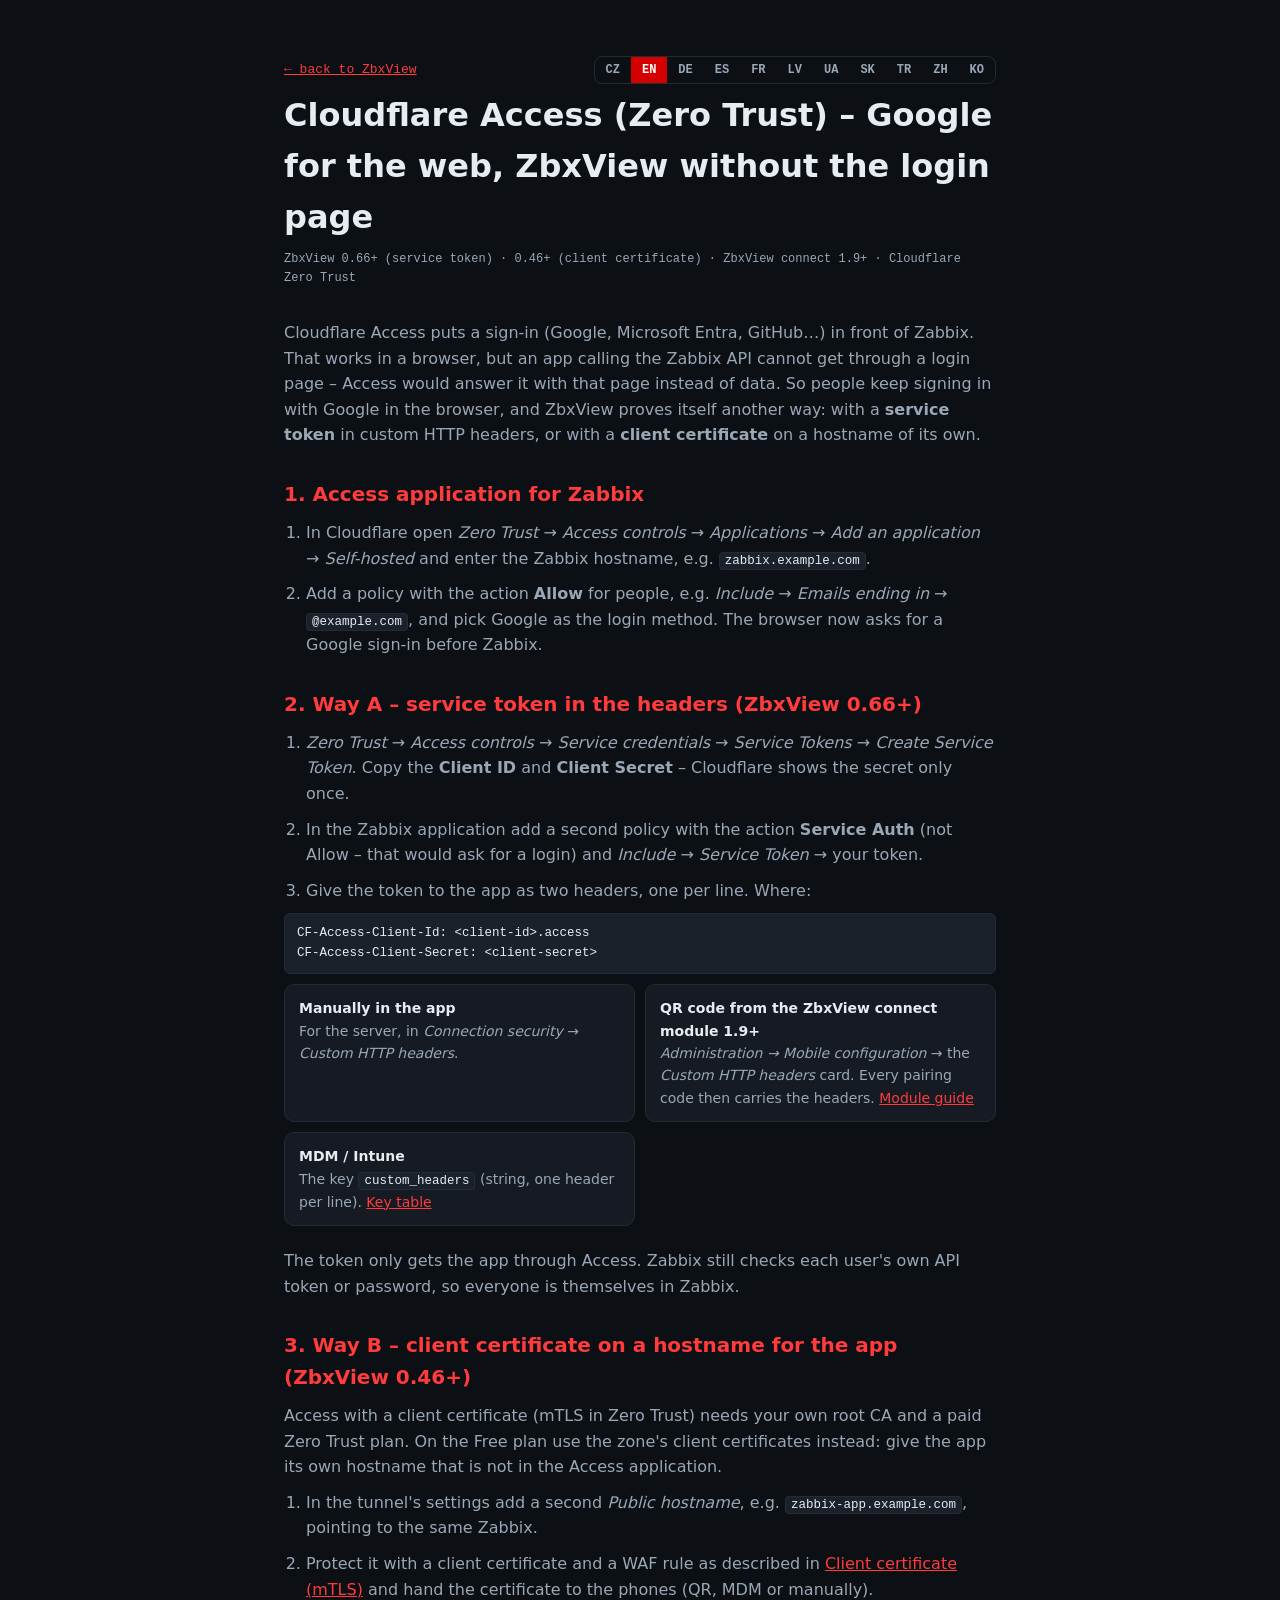
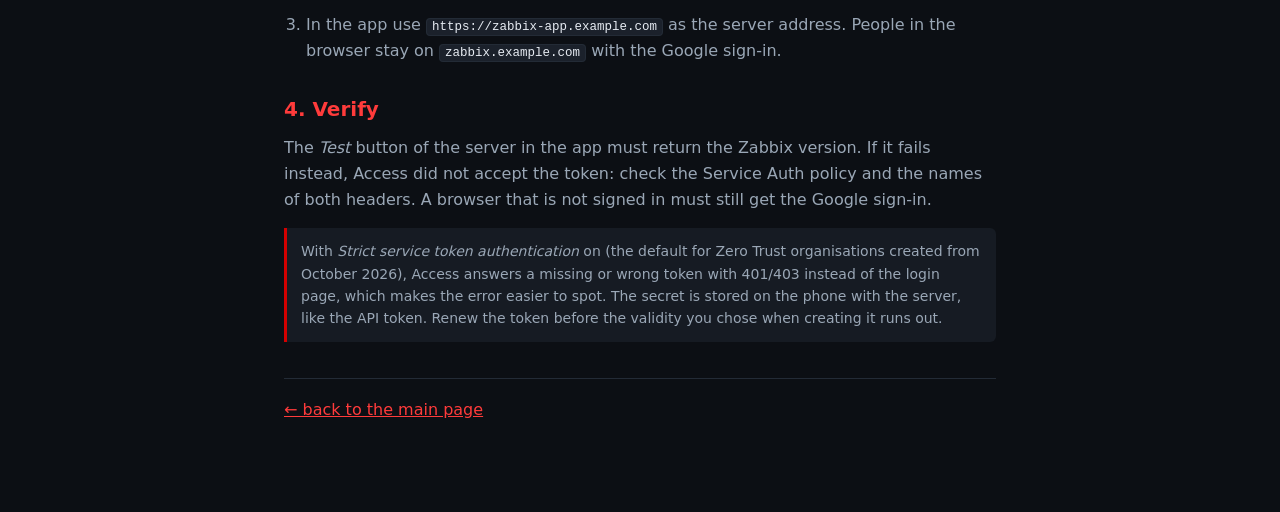
<file: access.html>
<!doctype html>
<html lang="cs">
<head>
  <meta charset="utf-8" />
  <meta name="viewport" content="width=device-width, initial-scale=1" />
  <title>ZbxView — Cloudflare Access (Zero Trust) – Google pro web, ZbxView bez přihlašovací stránky</title>
  <meta name="description" content="Zabbix za Cloudflare Access s přihlášením Googlem v prohlížeči a ZbxView se service tokenem ve vlastních hlavičkách nebo s klientským certifikátem." />
  <link rel="icon" href="assets/icon.png" />
  <link rel="stylesheet" href="styles.css" />
</head>
<body>
  <div class="doc">
    <div class="doc-top">
      <a class="back" href="index.html" data-i18n="back">← zpět na ZbxView</a>
      <div class="lang-switch">
        <button class="lang-opt" data-lang="cs">CZ</button>
        <button class="lang-opt" data-lang="en">EN</button>
        <button class="lang-opt" data-lang="de">DE</button>
        <button class="lang-opt" data-lang="es">ES</button>
        <button class="lang-opt" data-lang="fr">FR</button>
        <button class="lang-opt" data-lang="lv">LV</button>
        <button class="lang-opt" data-lang="uk">UA</button>
        <button class="lang-opt" data-lang="sk">SK</button>
        <button class="lang-opt" data-lang="tr">TR</button>
        <button class="lang-opt" data-lang="zh">ZH</button>
        <button class="lang-opt" data-lang="ko">KO</button>
      </div>
    </div>

    <h1 data-i18n="title">Cloudflare Access (Zero Trust) – Google pro web, ZbxView bez přihlašovací stránky</h1>
    <div class="updated">ZbxView 0.66+ (service token) · 0.46+ (client certificate) · ZbxView connect 1.9+ · Cloudflare Zero Trust</div>

    <p data-i18n="intro">Cloudflare Access postaví před Zabbix přihlášení (Google, Microsoft Entra, GitHub…). V prohlížeči to funguje, ale aplikace volající API Zabbixu přes přihlašovací stránku neprojde – Access by jí místo dat vrátil právě tu stránku. Lidé se proto v prohlížeči dál přihlašují Googlem a ZbxView se prokáže jinak: <strong>service tokenem</strong> ve vlastních HTTP hlavičkách, nebo <strong>klientským certifikátem</strong> na vlastním hostname.</p>

    <h2 data-i18n="s1_h">1. Aplikace Access pro Zabbix</h2>
    <ol>
      <li data-i18n="s1_1">V Cloudflare otevřete <em>Zero Trust</em> → <em>Access controls</em> → <em>Applications</em> → <em>Add an application</em> → <em>Self-hosted</em> a zadejte hostname Zabbixu, např. <code>zabbix.example.com</code>.</li>
      <li data-i18n="s1_2">Přidejte politiku s akcí <strong>Allow</strong> pro lidi, např. <em>Include</em> → <em>Emails ending in</em> → <code>@example.com</code>, a jako způsob přihlášení zvolte Google. Prohlížeč teď před Zabbixem chce přihlášení Googlem.</li>
    </ol>

    <h2 data-i18n="s2_h">2. Cesta A – service token v hlavičkách (ZbxView 0.66+)</h2>
    <ol>
      <li data-i18n="s2_1"><em>Zero Trust</em> → <em>Access controls</em> → <em>Service credentials</em> → <em>Service Tokens</em> → <em>Create Service Token</em>. Zkopírujte <strong>Client ID</strong> a <strong>Client Secret</strong> – secret Cloudflare ukáže jen jednou.</li>
      <li data-i18n="s2_2">V aplikaci Zabbixu přidejte druhou politiku s akcí <strong>Service Auth</strong> (ne Allow – ta by chtěla přihlášení) a <em>Include</em> → <em>Service Token</em> → váš token.</li>
      <li data-i18n="s2_3">Token předejte aplikaci jako dvě hlavičky, každou na vlastní řádek. Kudy:</li>
    </ol>
    <pre><code>CF-Access-Client-Id: &lt;client-id&gt;.access
CF-Access-Client-Secret: &lt;client-secret&gt;</code></pre>
    <ul class="caps">
      <li><strong data-i18n="s2_app_h">Ručně v aplikaci</strong><br><span data-i18n="s2_app_p">U serveru v sekci <em>Zabezpečení spojení</em> → <em>Vlastní HTTP hlavičky</em>.</span></li>
      <li><strong data-i18n="s2_qr_h">QR kód z modulu ZbxView connect 1.9+</strong><br><span data-i18n="s2_qr_p"><em>Administrace → Konfigurace telefonu</em> → karta <em>Vlastní HTTP hlavičky</em>. Hlavičky pak nese každý párovací kód. <a href="connect.html">Návod k modulu</a></span></li>
      <li><strong data-i18n="s2_mdm_h">MDM / Intune</strong><br><span data-i18n="s2_mdm_p">Klíč <code>custom_headers</code> (řetězec, jedna hlavička na řádek). <a href="mdm.html">Tabulka klíčů</a></span></li>
    </ul>
    <p data-i18n="s2_note">Token projde jen přes Access. Zabbix dál ověřuje API token nebo heslo každého uživatele, takže každý je v Zabbixu sám za sebe.</p>

    <h2 data-i18n="s3_h">3. Cesta B – klientský certifikát na hostname pro aplikaci (ZbxView 0.46+)</h2>
    <p data-i18n="s3_p">Access s klientským certifikátem (mTLS v Zero Trust) potřebuje vlastní kořenovou CA a placený plán Zero Trust. Na plánu Free použijte klientské certifikáty zóny: dejte aplikaci vlastní hostname, který v aplikaci Access není.</p>
    <ol>
      <li data-i18n="s3_1">V nastavení tunelu přidejte druhý veřejný hostname (<em>Public hostname</em>), např. <code>zabbix-app.example.com</code>, na stejný Zabbix.</li>
      <li data-i18n="s3_2">Ochraňte ho klientským certifikátem a pravidlem WAF podle návodu <a href="mtls.html">Klientský certifikát (mTLS)</a> a certifikát předejte telefonům (QR, MDM nebo ručně).</li>
      <li data-i18n="s3_3">V aplikaci zadejte jako adresu serveru <code>https://zabbix-app.example.com</code>. Lidé v prohlížeči zůstávají na <code>zabbix.example.com</code> s přihlášením Googlem.</li>
    </ol>

    <h2 data-i18n="s4_h">4. Ověření</h2>
    <p data-i18n="s4_p">Tlačítko <em>Otestovat</em> u serveru v aplikaci musí vrátit verzi Zabbixu. Když místo toho skončí chybou, Access token nepřijal: zkontrolujte politiku Service Auth a názvy obou hlaviček. Prohlížeč bez přihlášení musí dál dostat přihlášení Googlem.</p>
    <div class="note" data-i18n="note">Se zapnutým <em>Strict service token authentication</em> (u organizací Zero Trust založených od října 2026 výchozí) vrací Access při chybějícím nebo špatném tokenu 401/403 místo přihlašovací stránky, chyba se pak snáz pozná. Secret je v telefonu uložený u serveru stejně jako API token. Token obnovte před koncem platnosti, kterou jste zvolili při jeho vytvoření.</div>

    <p class="doc-foot"><a href="index.html" data-i18n="foot_back">← zpět na hlavní stránku</a></p>
  </div>

  <script>
  (function () {
    var EN = {
      "title": "Cloudflare Access (Zero Trust) – Google for the web, ZbxView without the login page",
      "intro": "Cloudflare Access puts a sign-in (Google, Microsoft Entra, GitHub…) in front of Zabbix. That works in a browser, but an app calling the Zabbix API cannot get through a login page – Access would answer it with that page instead of data. So people keep signing in with Google in the browser, and ZbxView proves itself another way: with a <strong>service token</strong> in custom HTTP headers, or with a <strong>client certificate</strong> on a hostname of its own.",
      "s1_h": "1. Access application for Zabbix",
      "s1_1": "In Cloudflare open <em>Zero Trust</em> → <em>Access controls</em> → <em>Applications</em> → <em>Add an application</em> → <em>Self-hosted</em> and enter the Zabbix hostname, e.g. <code>zabbix.example.com</code>.",
      "s1_2": "Add a policy with the action <strong>Allow</strong> for people, e.g. <em>Include</em> → <em>Emails ending in</em> → <code>@example.com</code>, and pick Google as the login method. The browser now asks for a Google sign-in before Zabbix.",
      "s2_h": "2. Way A – service token in the headers (ZbxView 0.66+)",
      "s2_1": "<em>Zero Trust</em> → <em>Access controls</em> → <em>Service credentials</em> → <em>Service Tokens</em> → <em>Create Service Token</em>. Copy the <strong>Client ID</strong> and <strong>Client Secret</strong> – Cloudflare shows the secret only once.",
      "s2_2": "In the Zabbix application add a second policy with the action <strong>Service Auth</strong> (not Allow – that would ask for a login) and <em>Include</em> → <em>Service Token</em> → your token.",
      "s2_3": "Give the token to the app as two headers, one per line. Where:",
      "s2_app_h": "Manually in the app",
      "s2_app_p": "For the server, in <em>Connection security</em> → <em>Custom HTTP headers</em>.",
      "s2_qr_h": "QR code from the ZbxView connect module 1.9+",
      "s2_qr_p": "<em>Administration → Mobile configuration</em> → the <em>Custom HTTP headers</em> card. Every pairing code then carries the headers. <a href=\"connect.html\">Module guide</a>",
      "s2_mdm_h": "MDM / Intune",
      "s2_mdm_p": "The key <code>custom_headers</code> (string, one header per line). <a href=\"mdm.html\">Key table</a>",
      "s2_note": "The token only gets the app through Access. Zabbix still checks each user's own API token or password, so everyone is themselves in Zabbix.",
      "s3_h": "3. Way B – client certificate on a hostname for the app (ZbxView 0.46+)",
      "s3_p": "Access with a client certificate (mTLS in Zero Trust) needs your own root CA and a paid Zero Trust plan. On the Free plan use the zone's client certificates instead: give the app its own hostname that is not in the Access application.",
      "s3_1": "In the tunnel's settings add a second <em>Public hostname</em>, e.g. <code>zabbix-app.example.com</code>, pointing to the same Zabbix.",
      "s3_2": "Protect it with a client certificate and a WAF rule as described in <a href=\"mtls.html\">Client certificate (mTLS)</a> and hand the certificate to the phones (QR, MDM or manually).",
      "s3_3": "In the app use <code>https://zabbix-app.example.com</code> as the server address. People in the browser stay on <code>zabbix.example.com</code> with the Google sign-in.",
      "s4_h": "4. Verify",
      "s4_p": "The <em>Test</em> button of the server in the app must return the Zabbix version. If it fails instead, Access did not accept the token: check the Service Auth policy and the names of both headers. A browser that is not signed in must still get the Google sign-in.",
      "note": "With <em>Strict service token authentication</em> on (the default for Zero Trust organisations created from October 2026), Access answers a missing or wrong token with 401/403 instead of the login page, which makes the error easier to spot. The secret is stored on the phone with the server, like the API token. Renew the token before the validity you chose when creating it runs out.",
      "back": "← back to ZbxView",
      "foot_back": "← back to the main page",
      "__title": "ZbxView — Cloudflare Access (Zero Trust) – Google for the web, ZbxView without the login page",
      "__desc": "Zabbix behind Cloudflare Access with Google sign-in in the browser, and ZbxView with a service token in custom headers or with a client certificate."
    };
    var DE = {
      "title": "Cloudflare Access (Zero Trust) – Google fürs Web, ZbxView ohne Anmeldeseite",
      "intro": "Cloudflare Access stellt eine Anmeldung (Google, Microsoft Entra, GitHub…) vor Zabbix. Im Browser funktioniert das, aber eine App, die die Zabbix-API aufruft, kommt durch keine Anmeldeseite – Access würde ihr statt Daten genau diese Seite liefern. Die Leute melden sich im Browser also weiter mit Google an, und ZbxView weist sich anders aus: mit einem <strong>Service-Token</strong> in eigenen HTTP-Headern oder mit einem <strong>Client-Zertifikat</strong> auf einem eigenen Hostnamen.",
      "s1_h": "1. Access-Anwendung für Zabbix",
      "s1_1": "Öffnen Sie in Cloudflare <em>Zero Trust</em> → <em>Access controls</em> → <em>Applications</em> → <em>Add an application</em> → <em>Self-hosted</em> und geben Sie den Zabbix-Hostnamen ein, z. B. <code>zabbix.example.com</code>.",
      "s1_2": "Fügen Sie eine Policy mit der Aktion <strong>Allow</strong> für Personen hinzu, z. B. <em>Include</em> → <em>Emails ending in</em> → <code>@example.com</code>, und wählen Sie Google als Anmeldemethode. Der Browser verlangt jetzt vor Zabbix eine Google-Anmeldung.",
      "s2_h": "2. Weg A – Service-Token in den Headern (ZbxView 0.66+)",
      "s2_1": "<em>Zero Trust</em> → <em>Access controls</em> → <em>Service credentials</em> → <em>Service Tokens</em> → <em>Create Service Token</em>. Kopieren Sie <strong>Client ID</strong> und <strong>Client Secret</strong> – das Secret zeigt Cloudflare nur einmal.",
      "s2_2": "Fügen Sie in der Zabbix-Anwendung eine zweite Policy mit der Aktion <strong>Service Auth</strong> hinzu (nicht Allow – das würde eine Anmeldung verlangen) und <em>Include</em> → <em>Service Token</em> → Ihr Token.",
      "s2_3": "Geben Sie der App das Token als zwei Header, je einer pro Zeile. Wo:",
      "s2_app_h": "Manuell in der App",
      "s2_app_p": "Beim Server unter <em>Verbindungssicherheit</em> → <em>Eigene HTTP-Header</em>.",
      "s2_qr_h": "QR-Code aus dem Modul ZbxView connect 1.9+",
      "s2_qr_p": "<em>Administration → Mobile configuration</em> → Karte <em>Custom HTTP headers</em>. Jeder Kopplungscode trägt dann die Header. <a href=\"connect.html\">Modulanleitung</a>",
      "s2_mdm_h": "MDM / Intune",
      "s2_mdm_p": "Der Schlüssel <code>custom_headers</code> (String, ein Header pro Zeile). <a href=\"mdm.html\">Schlüsseltabelle</a>",
      "s2_note": "Das Token bringt die App nur durch Access. Zabbix prüft weiter das API-Token oder Passwort jedes Nutzers, jeder ist in Zabbix also er selbst.",
      "s3_h": "3. Weg B – Client-Zertifikat auf einem Hostnamen für die App (ZbxView 0.46+)",
      "s3_p": "Access mit Client-Zertifikat (mTLS in Zero Trust) braucht eine eigene Root-CA und einen kostenpflichtigen Zero-Trust-Plan. Im Free-Plan nutzen Sie stattdessen die Client-Zertifikate der Zone: Geben Sie der App einen eigenen Hostnamen, der nicht in der Access-Anwendung steht.",
      "s3_1": "Fügen Sie in den Einstellungen des Tunnels einen zweiten <em>Public hostname</em> hinzu, z. B. <code>zabbix-app.example.com</code>, auf dasselbe Zabbix.",
      "s3_2": "Schützen Sie ihn mit Client-Zertifikat und WAF-Regel wie in <a href=\"mtls.html\">Client-Zertifikat (mTLS)</a> beschrieben und bringen Sie das Zertifikat auf die Telefone (QR, MDM oder manuell).",
      "s3_3": "Tragen Sie in der App <code>https://zabbix-app.example.com</code> als Serveradresse ein. Die Leute im Browser bleiben auf <code>zabbix.example.com</code> mit Google-Anmeldung.",
      "s4_h": "4. Prüfen",
      "s4_p": "<em>Testen</em> beim Server in der App muss die Zabbix-Version liefern. Schlägt es fehl, hat Access das Token nicht angenommen: Prüfen Sie die Service-Auth-Policy und die Namen beider Header. Ein nicht angemeldeter Browser muss weiter die Google-Anmeldung bekommen.",
      "note": "Mit <em>Strict service token authentication</em> (Standard bei Zero-Trust-Organisationen, die ab Oktober 2026 angelegt wurden) beantwortet Access ein fehlendes oder falsches Token mit 401/403 statt der Anmeldeseite, der Fehler ist dann leichter zu erkennen. Das Secret ist im Telefon beim Server gespeichert, wie das API-Token. Erneuern Sie das Token vor Ablauf der beim Anlegen gewählten Gültigkeit.",
      "back": "← zurück zu ZbxView",
      "foot_back": "← zurück zur Hauptseite",
      "__title": "ZbxView — Cloudflare Access (Zero Trust) – Google fürs Web, ZbxView ohne Anmeldeseite",
      "__desc": "Zabbix hinter Cloudflare Access mit Google-Anmeldung im Browser und ZbxView mit Service-Token in eigenen Headern oder mit Client-Zertifikat."
    };
    var ES = {
      "title": "Cloudflare Access (Zero Trust) – Google para la web, ZbxView sin página de inicio de sesión",
      "intro": "Cloudflare Access pone un inicio de sesión (Google, Microsoft Entra, GitHub…) delante de Zabbix. En el navegador funciona, pero una app que llama a la API de Zabbix no puede pasar por una página de inicio de sesión: Access le devolvería esa página en vez de datos. Así que la gente sigue entrando con Google en el navegador y ZbxView se identifica de otra forma: con un <strong>token de servicio</strong> en cabeceras HTTP personalizadas o con un <strong>certificado de cliente</strong> en un nombre de host propio.",
      "s1_h": "1. Aplicación de Access para Zabbix",
      "s1_1": "En Cloudflare abre <em>Zero Trust</em> → <em>Access controls</em> → <em>Applications</em> → <em>Add an application</em> → <em>Self-hosted</em> e introduce el nombre de host de Zabbix, p. ej. <code>zabbix.example.com</code>.",
      "s1_2": "Añade una política con la acción <strong>Allow</strong> para personas, p. ej. <em>Include</em> → <em>Emails ending in</em> → <code>@example.com</code>, y elige Google como método de inicio de sesión. El navegador pide ahora iniciar sesión con Google antes de Zabbix.",
      "s2_h": "2. Vía A – token de servicio en las cabeceras (ZbxView 0.66+)",
      "s2_1": "<em>Zero Trust</em> → <em>Access controls</em> → <em>Service credentials</em> → <em>Service Tokens</em> → <em>Create Service Token</em>. Copia el <strong>Client ID</strong> y el <strong>Client Secret</strong>: Cloudflare muestra el secreto una sola vez.",
      "s2_2": "En la aplicación de Zabbix añade una segunda política con la acción <strong>Service Auth</strong> (no Allow, que pediría iniciar sesión) e <em>Include</em> → <em>Service Token</em> → tu token.",
      "s2_3": "Pasa el token a la app como dos cabeceras, una por línea. Dónde:",
      "s2_app_h": "A mano en la app",
      "s2_app_p": "En el servidor, en <em>Seguridad de la conexión</em> → <em>Cabeceras HTTP personalizadas</em>.",
      "s2_qr_h": "Código QR del módulo ZbxView connect 1.9+",
      "s2_qr_p": "<em>Administración → Mobile configuration</em> → tarjeta <em>Custom HTTP headers</em>. Cada código de emparejamiento lleva entonces las cabeceras. <a href=\"connect.html\">Guía del módulo</a>",
      "s2_mdm_h": "MDM / Intune",
      "s2_mdm_p": "La clave <code>custom_headers</code> (cadena, una cabecera por línea). <a href=\"mdm.html\">Tabla de claves</a>",
      "s2_note": "El token solo hace pasar la app por Access. Zabbix sigue comprobando el token de API o la contraseña de cada usuario, así que cada uno es él mismo en Zabbix.",
      "s3_h": "3. Vía B – certificado de cliente en un nombre de host para la app (ZbxView 0.46+)",
      "s3_p": "Access con certificado de cliente (mTLS en Zero Trust) necesita una CA raíz propia y un plan de Zero Trust de pago. En el plan Free usa en su lugar los certificados de cliente de la zona: da a la app un nombre de host propio que no esté en la aplicación de Access.",
      "s3_1": "En la configuración del túnel añade un segundo <em>Public hostname</em>, p. ej. <code>zabbix-app.example.com</code>, hacia el mismo Zabbix.",
      "s3_2": "Protégelo con certificado de cliente y una regla WAF como se describe en <a href=\"mtls.html\">Certificado de cliente (mTLS)</a> y entrega el certificado a los teléfonos (QR, MDM o a mano).",
      "s3_3": "En la app usa <code>https://zabbix-app.example.com</code> como dirección del servidor. La gente en el navegador sigue en <code>zabbix.example.com</code> con inicio de sesión de Google.",
      "s4_h": "4. Verificación",
      "s4_p": "El botón <em>Probar</em> del servidor en la app debe devolver la versión de Zabbix. Si falla, Access no aceptó el token: revisa la política Service Auth y los nombres de las dos cabeceras. Un navegador sin sesión debe seguir recibiendo el inicio de sesión de Google.",
      "note": "Con <em>Strict service token authentication</em> activado (por defecto en las organizaciones de Zero Trust creadas desde octubre de 2026), Access responde a un token ausente o incorrecto con 401/403 en lugar de la página de inicio de sesión, y el error se reconoce mejor. El secreto se guarda en el teléfono junto al servidor, como el token de API. Renueva el token antes de que caduque la validez que elegiste al crearlo.",
      "back": "← volver a ZbxView",
      "foot_back": "← volver a la página principal",
      "__title": "ZbxView — Cloudflare Access (Zero Trust) – Google para la web, ZbxView sin página de inicio de sesión",
      "__desc": "Zabbix detrás de Cloudflare Access con inicio de sesión de Google en el navegador, y ZbxView con un token de servicio en cabeceras personalizadas o con certificado de cliente."
    };
    var FR = {
      "title": "Cloudflare Access (Zero Trust) – Google pour le web, ZbxView sans page de connexion",
      "intro": "Cloudflare Access place une connexion (Google, Microsoft Entra, GitHub…) devant Zabbix. Dans un navigateur cela fonctionne, mais une app qui appelle l’API de Zabbix ne peut pas passer une page de connexion : Access lui renverrait cette page au lieu des données. Les utilisateurs continuent donc de se connecter avec Google dans le navigateur, et ZbxView s’identifie autrement : avec un <strong>jeton de service</strong> dans des en-têtes HTTP personnalisés, ou avec un <strong>certificat client</strong> sur son propre nom d’hôte.",
      "s1_h": "1. Application Access pour Zabbix",
      "s1_1": "Dans Cloudflare, ouvrez <em>Zero Trust</em> → <em>Access controls</em> → <em>Applications</em> → <em>Add an application</em> → <em>Self-hosted</em> et saisissez le nom d’hôte de Zabbix, p. ex. <code>zabbix.example.com</code>.",
      "s1_2": "Ajoutez une politique avec l’action <strong>Allow</strong> pour les personnes, p. ex. <em>Include</em> → <em>Emails ending in</em> → <code>@example.com</code>, et choisissez Google comme méthode de connexion. Le navigateur demande désormais une connexion Google avant Zabbix.",
      "s2_h": "2. Voie A – jeton de service dans les en-têtes (ZbxView 0.66+)",
      "s2_1": "<em>Zero Trust</em> → <em>Access controls</em> → <em>Service credentials</em> → <em>Service Tokens</em> → <em>Create Service Token</em>. Copiez le <strong>Client ID</strong> et le <strong>Client Secret</strong> – Cloudflare n’affiche le secret qu’une seule fois.",
      "s2_2": "Dans l’application Zabbix, ajoutez une seconde politique avec l’action <strong>Service Auth</strong> (pas Allow, qui demanderait une connexion) et <em>Include</em> → <em>Service Token</em> → votre jeton.",
      "s2_3": "Donnez le jeton à l’app sous forme de deux en-têtes, un par ligne. Où :",
      "s2_app_h": "Manuellement dans l’app",
      "s2_app_p": "Pour le serveur, dans <em>Sécurité de la connexion</em> → <em>En-têtes HTTP personnalisés</em>.",
      "s2_qr_h": "QR code du module ZbxView connect 1.9+",
      "s2_qr_p": "<em>Administration → Mobile configuration</em> → la carte <em>Custom HTTP headers</em>. Chaque code d’appairage transporte alors les en-têtes. <a href=\"connect.html\">Guide du module</a>",
      "s2_mdm_h": "MDM / Intune",
      "s2_mdm_p": "La clé <code>custom_headers</code> (chaîne, un en-tête par ligne). <a href=\"mdm.html\">Tableau des clés</a>",
      "s2_note": "Le jeton ne fait que passer l’app à travers Access. Zabbix vérifie toujours le jeton d’API ou le mot de passe de chaque utilisateur : chacun reste lui-même dans Zabbix.",
      "s3_h": "3. Voie B – certificat client sur un nom d’hôte pour l’app (ZbxView 0.46+)",
      "s3_p": "Access avec certificat client (mTLS dans Zero Trust) exige votre propre AC racine et une offre Zero Trust payante. Avec l’offre Free, utilisez plutôt les certificats clients de la zone : donnez à l’app son propre nom d’hôte, absent de l’application Access.",
      "s3_1": "Dans les paramètres du tunnel, ajoutez un second <em>Public hostname</em>, p. ex. <code>zabbix-app.example.com</code>, vers le même Zabbix.",
      "s3_2": "Protégez-le avec un certificat client et une règle WAF comme décrit dans <a href=\"mtls.html\">Certificat client (mTLS)</a> et transmettez le certificat aux téléphones (QR, MDM ou manuellement).",
      "s3_3": "Dans l’app, utilisez <code>https://zabbix-app.example.com</code> comme adresse du serveur. Les utilisateurs du navigateur restent sur <code>zabbix.example.com</code> avec la connexion Google.",
      "s4_h": "4. Vérification",
      "s4_p": "Le bouton <em>Tester</em> du serveur dans l’app doit renvoyer la version de Zabbix. S’il échoue, Access n’a pas accepté le jeton : vérifiez la politique Service Auth et le nom des deux en-têtes. Un navigateur non connecté doit toujours recevoir la connexion Google.",
      "note": "Avec <em>Strict service token authentication</em> activé (par défaut pour les organisations Zero Trust créées depuis octobre 2026), Access répond à un jeton absent ou erroné par 401/403 au lieu de la page de connexion, ce qui rend l’erreur plus facile à repérer. Le secret est stocké sur le téléphone avec le serveur, comme le jeton d’API. Renouvelez le jeton avant la fin de la validité choisie à sa création.",
      "back": "← retour à ZbxView",
      "foot_back": "← retour à la page principale",
      "__title": "ZbxView — Cloudflare Access (Zero Trust) – Google pour le web, ZbxView sans page de connexion",
      "__desc": "Zabbix derrière Cloudflare Access avec connexion Google dans le navigateur, et ZbxView avec un jeton de service dans des en-têtes personnalisés ou un certificat client."
    };
    var LV = {
      "title": "Cloudflare Access (Zero Trust) – Google tīmeklim, ZbxView bez pieteikšanās lapas",
      "intro": "Cloudflare Access novieto pieteikšanos (Google, Microsoft Entra, GitHub…) pirms Zabbix. Pārlūkā tas darbojas, bet lietotne, kas izsauc Zabbix API, caur pieteikšanās lapu netiek – Access tai datu vietā atdotu tieši šo lapu. Tāpēc cilvēki pārlūkā joprojām piesakās ar Google, bet ZbxView apliecina sevi citādi: ar <strong>servisa marķieri</strong> pielāgotās HTTP galvenēs vai ar <strong>klienta sertifikātu</strong> savā resursdatora nosaukumā.",
      "s1_h": "1. Access lietotne Zabbix",
      "s1_1": "Cloudflare atveriet <em>Zero Trust</em> → <em>Access controls</em> → <em>Applications</em> → <em>Add an application</em> → <em>Self-hosted</em> un ievadiet Zabbix resursdatora nosaukumu, piem. <code>zabbix.example.com</code>.",
      "s1_2": "Pievienojiet politiku ar darbību <strong>Allow</strong> cilvēkiem, piem. <em>Include</em> → <em>Emails ending in</em> → <code>@example.com</code>, un kā pieteikšanās metodi izvēlieties Google. Pārlūks tagad pirms Zabbix prasa pieteikšanos ar Google.",
      "s2_h": "2. Ceļš A – servisa marķieris galvenēs (ZbxView 0.66+)",
      "s2_1": "<em>Zero Trust</em> → <em>Access controls</em> → <em>Service credentials</em> → <em>Service Tokens</em> → <em>Create Service Token</em>. Nokopējiet <strong>Client ID</strong> un <strong>Client Secret</strong> – noslēpumu Cloudflare parāda tikai vienreiz.",
      "s2_2": "Zabbix lietotnē pievienojiet otru politiku ar darbību <strong>Service Auth</strong> (nevis Allow – tā prasītu pieteikšanos) un <em>Include</em> → <em>Service Token</em> → jūsu marķieris.",
      "s2_3": "Nododiet marķieri lietotnei kā divas galvenes, katru savā rindā. Kur:",
      "s2_app_h": "Manuāli lietotnē",
      "s2_app_p": "Pie servera sadaļā <em>Savienojuma drošība</em> → <em>Pielāgotas HTTP galvenes</em>.",
      "s2_qr_h": "QR kods no ZbxView connect moduļa 1.9+",
      "s2_qr_p": "<em>Administrācija → Tālruņa konfigurācija</em> → kartīte <em>Pielāgotas HTTP galvenes</em>. Tad katrs savienošanas kods nes galvenes. <a href=\"connect.html\">Moduļa ceļvedis</a>",
      "s2_mdm_h": "MDM / Intune",
      "s2_mdm_p": "Atslēga <code>custom_headers</code> (virkne, viena galvene rindā). <a href=\"mdm.html\">Atslēgu tabula</a>",
      "s2_note": "Marķieris lietotni tikai ielaiž caur Access. Zabbix joprojām pārbauda katra lietotāja API marķieri vai paroli, tāpēc Zabbix katrs ir pats par sevi.",
      "s3_h": "3. Ceļš B – klienta sertifikāts lietotnes resursdatora nosaukumā (ZbxView 0.46+)",
      "s3_p": "Access ar klienta sertifikātu (mTLS Zero Trust vidē) prasa savu saknes CA un maksas Zero Trust plānu. Free plānā tā vietā izmantojiet zonas klienta sertifikātus: piešķiriet lietotnei savu resursdatora nosaukumu, kas nav Access lietotnē.",
      "s3_1": "Tuneļa iestatījumos pievienojiet otru <em>Public hostname</em>, piem. <code>zabbix-app.example.com</code>, uz to pašu Zabbix.",
      "s3_2": "Aizsargājiet to ar klienta sertifikātu un WAF noteikumu, kā aprakstīts ceļvedī <a href=\"mtls.html\">Klienta sertifikāts (mTLS)</a>, un nododiet sertifikātu tālruņiem (QR, MDM vai manuāli).",
      "s3_3": "Lietotnē kā servera adresi izmantojiet <code>https://zabbix-app.example.com</code>. Cilvēki pārlūkā paliek <code>zabbix.example.com</code> ar pieteikšanos ar Google.",
      "s4_h": "4. Pārbaude",
      "s4_p": "Pogai <em>Pārbaudīt</em> pie servera lietotnē jāatgriež Zabbix versija. Ja tā beidzas ar kļūdu, Access marķieri nepieņēma: pārbaudiet Service Auth politiku un abu galveņu nosaukumus. Nepieteiktam pārlūkam joprojām jāsaņem pieteikšanās ar Google.",
      "note": "Ar ieslēgtu <em>Strict service token authentication</em> (noklusējums Zero Trust organizācijām, kas izveidotas kopš 2026. gada oktobra) Access uz trūkstošu vai nepareizu marķieri atbild ar 401/403 pieteikšanās lapas vietā, tāpēc kļūdu ir vieglāk pamanīt. Noslēpums tālrunī tiek glabāts pie servera tāpat kā API marķieris. Atjaunojiet marķieri pirms tā izveidē izvēlētā derīguma beigām.",
      "back": "← atpakaļ uz ZbxView",
      "foot_back": "← atpakaļ uz galveno lapu",
      "__title": "ZbxView — Cloudflare Access (Zero Trust) – Google tīmeklim, ZbxView bez pieteikšanās lapas",
      "__desc": "Zabbix aiz Cloudflare Access ar pieteikšanos ar Google pārlūkā un ZbxView ar servisa marķieri pielāgotās galvenēs vai ar klienta sertifikātu."
    };
    var UK = {
      "title": "Cloudflare Access (Zero Trust) – Google для вебу, ZbxView без сторінки входу",
      "intro": "Cloudflare Access ставить перед Zabbix вхід (Google, Microsoft Entra, GitHub…). У браузері це працює, але застосунок, що звертається до Zabbix API, не може пройти через сторінку входу – Access відповів би йому цією сторінкою замість даних. Тож люди й далі входять через Google у браузері, а ZbxView підтверджує себе інакше: <strong>сервісним токеном</strong> у власних HTTP-заголовках або <strong>клієнтським сертифікатом</strong> на окремому імені хоста.",
      "s1_h": "1. Застосунок Access для Zabbix",
      "s1_1": "У Cloudflare відкрийте <em>Zero Trust</em> → <em>Access controls</em> → <em>Applications</em> → <em>Add an application</em> → <em>Self-hosted</em> і введіть ім’я хоста Zabbix, наприклад <code>zabbix.example.com</code>.",
      "s1_2": "Додайте політику з дією <strong>Allow</strong> для людей, наприклад <em>Include</em> → <em>Emails ending in</em> → <code>@example.com</code>, і виберіть Google як спосіб входу. Тепер браузер перед Zabbix просить увійти через Google.",
      "s2_h": "2. Спосіб A – сервісний токен у заголовках (ZbxView 0.66+)",
      "s2_1": "<em>Zero Trust</em> → <em>Access controls</em> → <em>Service credentials</em> → <em>Service Tokens</em> → <em>Create Service Token</em>. Скопіюйте <strong>Client ID</strong> і <strong>Client Secret</strong> – секрет Cloudflare показує лише один раз.",
      "s2_2": "У застосунку Access для Zabbix додайте другу політику з дією <strong>Service Auth</strong> (не Allow – та вимагала б входу) і <em>Include</em> → <em>Service Token</em> → ваш токен.",
      "s2_3": "Передайте токен застосунку як два заголовки, по одному на рядок. Куди:",
      "s2_app_h": "Вручну в застосунку",
      "s2_app_p": "Для сервера в <em>Безпека з’єднання</em> → <em>Власні HTTP-заголовки</em>.",
      "s2_qr_h": "QR-код із модуля ZbxView connect 1.9+",
      "s2_qr_p": "<em>Administration → Mobile configuration</em> → картка <em>Custom HTTP headers</em>. Відтоді кожен код під’єднання містить ці заголовки. <a href=\"connect.html\">Посібник до модуля</a>",
      "s2_mdm_h": "MDM / Intune",
      "s2_mdm_p": "Ключ <code>custom_headers</code> (рядок, один заголовок на рядок). <a href=\"mdm.html\">Таблиця ключів</a>",
      "s2_note": "Токен лише пропускає застосунок через Access. Zabbix і далі перевіряє власний API-токен або пароль кожного користувача, тож у Zabbix кожен залишається собою.",
      "s3_h": "3. Спосіб B – клієнтський сертифікат на окремому імені хоста для застосунку (ZbxView 0.46+)",
      "s3_p": "Access із клієнтським сертифікатом (mTLS у Zero Trust) потребує власного кореневого CA і платного плану Zero Trust. На безкоштовному плані натомість використайте клієнтські сертифікати зони: дайте застосунку власне ім’я хоста, якого немає в застосунку Access.",
      "s3_1": "У налаштуваннях тунелю додайте другий <em>Public hostname</em>, наприклад <code>zabbix-app.example.com</code>, що вказує на той самий Zabbix.",
      "s3_2": "Захистіть його клієнтським сертифікатом і правилом WAF, як описано в <a href=\"mtls.html\">Клієнтський сертифікат (mTLS)</a>, і передайте сертифікат на телефони (QR, MDM або вручну).",
      "s3_3": "У застосунку вкажіть адресою сервера <code>https://zabbix-app.example.com</code>. Люди в браузері залишаються на <code>zabbix.example.com</code> із входом через Google.",
      "s4_h": "4. Перевірте",
      "s4_p": "Кнопка <em>Тест</em> сервера в застосунку має повернути версію Zabbix. Якщо натомість виникає помилка, Access не прийняв токен: перевірте політику Service Auth і назви обох заголовків. Браузер без входу має й далі отримувати вхід через Google.",
      "note": "Коли ввімкнено <em>Strict service token authentication</em> (типово для організацій Zero Trust, створених з жовтня 2026), Access на відсутній чи хибний токен відповідає 401/403 замість сторінки входу, тож помилку легше помітити. Секрет зберігається на телефоні разом із сервером, як і API-токен. Оновіть токен до того, як спливе строк дії, вибраний під час його створення.",
      "back": "← назад до ZbxView",
      "foot_back": "← назад на головну сторінку",
      "__title": "ZbxView — Cloudflare Access (Zero Trust) – Google для вебу, ZbxView без сторінки входу",
      "__desc": "Zabbix за Cloudflare Access із входом через Google у браузері, а ZbxView — із сервісним токеном у власних заголовках або з клієнтським сертифікатом."
    };
    var SK = {
      "title": "Cloudflare Access (Zero Trust) – Google pre web, ZbxView bez prihlasovacej stránky",
      "intro": "Cloudflare Access postaví pred Zabbix prihlásenie (Google, Microsoft Entra, GitHub…). V prehliadači to funguje, ale aplikácia volajúca Zabbix API cez prihlasovaciu stránku neprejde – Access by jej namiesto dát vrátil práve tú stránku. Ľudia sa preto v prehliadači naďalej prihlasujú cez Google a ZbxView sa preukáže inak: <strong>service tokenom</strong> vo vlastných HTTP hlavičkách alebo <strong>klientskym certifikátom</strong> na vlastnom názve hostiteľa.",
      "s1_h": "1. Aplikácia Access pre Zabbix",
      "s1_1": "V Cloudflare otvorte <em>Zero Trust</em> → <em>Access controls</em> → <em>Applications</em> → <em>Add an application</em> → <em>Self-hosted</em> a zadajte názov hostiteľa Zabbixu, napr. <code>zabbix.example.com</code>.",
      "s1_2": "Pridajte politiku s akciou <strong>Allow</strong> pre ľudí, napr. <em>Include</em> → <em>Emails ending in</em> → <code>@example.com</code>, a ako spôsob prihlásenia zvoľte Google. Prehliadač teraz pred Zabbixom vyžaduje prihlásenie cez Google.",
      "s2_h": "2. Cesta A – service token v hlavičkách (ZbxView 0.66+)",
      "s2_1": "<em>Zero Trust</em> → <em>Access controls</em> → <em>Service credentials</em> → <em>Service Tokens</em> → <em>Create Service Token</em>. Skopírujte <strong>Client ID</strong> a <strong>Client Secret</strong> – secret Cloudflare ukáže len raz.",
      "s2_2": "V aplikácii pre Zabbix pridajte druhú politiku s akciou <strong>Service Auth</strong> (nie Allow – tá by vyžadovala prihlásenie) a <em>Include</em> → <em>Service Token</em> → váš token.",
      "s2_3": "Token odovzdajte aplikácii ako dve hlavičky, každú na samostatnom riadku. Kde:",
      "s2_app_h": "Ručne v aplikácii",
      "s2_app_p": "Pri serveri v <em>Zabezpečenie pripojenia</em> → <em>Vlastné HTTP hlavičky</em>.",
      "s2_qr_h": "QR kód z modulu ZbxView connect 1.9+",
      "s2_qr_p": "<em>Administration → Mobile configuration</em> → karta <em>Custom HTTP headers</em>. Každý párovací kód potom hlavičky nesie. <a href=\"connect.html\">Návod k modulu</a>",
      "s2_mdm_h": "MDM / Intune",
      "s2_mdm_p": "Kľúč <code>custom_headers</code> (reťazec, jedna hlavička na riadok). <a href=\"mdm.html\">Tabuľka kľúčov</a>",
      "s2_note": "Token aplikáciu len prepustí cez Access. Zabbix aj naďalej overuje vlastný API token alebo heslo každého používateľa, takže v Zabbixe je každý sám sebou.",
      "s3_h": "3. Cesta B – klientsky certifikát na názve hostiteľa pre aplikáciu (ZbxView 0.46+)",
      "s3_p": "Access s klientskym certifikátom (mTLS v Zero Trust) potrebuje vlastnú koreňovú CA a platený plán Zero Trust. Na pláne Free použite namiesto toho klientske certifikáty zóny: dajte aplikácii vlastný názov hostiteľa, ktorý nie je v aplikácii Access.",
      "s3_1": "V nastaveniach tunela pridajte druhý <em>Public hostname</em>, napr. <code>zabbix-app.example.com</code>, smerujúci na ten istý Zabbix.",
      "s3_2": "Chráňte ho klientskym certifikátom a pravidlom WAF podľa návodu <a href=\"mtls.html\">Klientsky certifikát (mTLS)</a> a certifikát odovzdajte telefónom (QR, MDM alebo ručne).",
      "s3_3": "V aplikácii použite ako adresu servera <code>https://zabbix-app.example.com</code>. Ľudia v prehliadači zostávajú na <code>zabbix.example.com</code> s prihlásením cez Google.",
      "s4_h": "4. Overte",
      "s4_p": "Tlačidlo <em>Test</em> pri serveri v aplikácii musí vrátiť verziu Zabbixu. Ak namiesto toho zlyhá, Access token neprijal: skontrolujte politiku Service Auth a názvy oboch hlavičiek. Neprihlásený prehliadač musí stále dostať prihlásenie cez Google.",
      "note": "So zapnutým <em>Strict service token authentication</em> (predvolené pre organizácie Zero Trust založené od októbra 2026) Access na chýbajúci alebo chybný token odpovie 401/403 namiesto prihlasovacej stránky, takže chybu ľahšie odhalíte. Secret je uložený v telefóne pri serveri, rovnako ako API token. Token obnovte skôr, než vyprší platnosť, ktorú ste zvolili pri jeho vytvorení.",
      "back": "← späť na ZbxView",
      "foot_back": "← späť na hlavnú stránku",
      "__title": "ZbxView — Cloudflare Access (Zero Trust) – Google pre web, ZbxView bez prihlasovacej stránky",
      "__desc": "Zabbix za Cloudflare Access s prihlásením cez Google v prehliadači a ZbxView so service tokenom vo vlastných hlavičkách alebo s klientskym certifikátom."
    };
    var TR = {
      "title": "Cloudflare Access (Zero Trust) – web için Google, ZbxView giriş sayfası olmadan",
      "intro": "Cloudflare Access, Zabbix'in önüne bir oturum açma adımı (Google, Microsoft Entra, GitHub…) koyar. Bu tarayıcıda işe yarar, ancak Zabbix API'sini çağıran bir uygulama giriş sayfasını geçemez – Access ona veri yerine o sayfayla yanıt verir. Bu yüzden kişiler tarayıcıda Google ile oturum açmaya devam eder, ZbxView ise kendini başka bir yolla kanıtlar: özel HTTP başlıklarında bir <strong>servis token'ı</strong> ile ya da kendine ait bir ana bilgisayar adında <strong>istemci sertifikası</strong> ile.",
      "s1_h": "1. Zabbix için Access uygulaması",
      "s1_1": "Cloudflare'de <em>Zero Trust</em> → <em>Access controls</em> → <em>Applications</em> → <em>Add an application</em> → <em>Self-hosted</em> yolunu açın ve Zabbix ana bilgisayar adını girin, örn. <code>zabbix.example.com</code>.",
      "s1_2": "Kişiler için eylemi <strong>Allow</strong> olan bir politika ekleyin, örn. <em>Include</em> → <em>Emails ending in</em> → <code>@example.com</code>, ve giriş yöntemi olarak Google'ı seçin. Tarayıcı artık Zabbix'ten önce Google ile oturum açmayı ister.",
      "s2_h": "2. Yol A – başlıklarda servis token'ı (ZbxView 0.66+)",
      "s2_1": "<em>Zero Trust</em> → <em>Access controls</em> → <em>Service credentials</em> → <em>Service Tokens</em> → <em>Create Service Token</em>. <strong>Client ID</strong> ve <strong>Client Secret</strong> değerlerini kopyalayın – Cloudflare secret'ı yalnızca bir kez gösterir.",
      "s2_2": "Zabbix uygulamasına eylemi <strong>Service Auth</strong> olan ikinci bir politika ekleyin (Allow değil – o giriş ister) ve <em>Include</em> → <em>Service Token</em> → token'ınız.",
      "s2_3": "Token'ı uygulamaya iki başlık olarak, her satıra bir tane verin. Nerede:",
      "s2_app_h": "Uygulamada elle",
      "s2_app_p": "Sunucu için <em>Bağlantı güvenliği</em> → <em>Özel HTTP başlıkları</em> içinde.",
      "s2_qr_h": "ZbxView connect modülü 1.9+ ile QR kodu",
      "s2_qr_p": "<em>Administration → Mobile configuration</em> → <em>Custom HTTP headers</em> kartı. Bundan sonra her eşleştirme kodu başlıkları taşır. <a href=\"connect.html\">Modül kılavuzu</a>",
      "s2_mdm_h": "MDM / Intune",
      "s2_mdm_p": "<code>custom_headers</code> anahtarı (string, her satıra bir başlık). <a href=\"mdm.html\">Anahtar tablosu</a>",
      "s2_note": "Token uygulamayı yalnızca Access'ten geçirir. Zabbix yine her kullanıcının kendi API token'ını veya parolasını denetler; böylece herkes Zabbix'te kendisi olarak görünür.",
      "s3_h": "3. Yol B – uygulama için ayrı bir ana bilgisayar adında istemci sertifikası (ZbxView 0.46+)",
      "s3_p": "İstemci sertifikalı Access (Zero Trust'ta mTLS) kendi kök CA'nızı ve ücretli bir Zero Trust planını gerektirir. Free planda bunun yerine bölgenin istemci sertifikalarını kullanın: uygulamaya Access uygulamasında yer almayan kendi ana bilgisayar adını verin.",
      "s3_1": "Tünelin ayarlarında aynı Zabbix'i gösteren ikinci bir <em>Public hostname</em> ekleyin, örn. <code>zabbix-app.example.com</code>.",
      "s3_2": "Onu <a href=\"mtls.html\">İstemci sertifikası (mTLS)</a> bölümünde anlatıldığı gibi bir istemci sertifikası ve WAF kuralıyla koruyun ve sertifikayı telefonlara verin (QR, MDM veya elle).",
      "s3_3": "Uygulamada sunucu adresi olarak <code>https://zabbix-app.example.com</code> kullanın. Tarayıcıdaki kişiler Google ile oturum açarak <code>zabbix.example.com</code> üzerinde kalır.",
      "s4_h": "4. Doğrulayın",
      "s4_p": "Uygulamadaki sunucunun <em>Test</em> düğmesi Zabbix sürümünü döndürmelidir. Bunun yerine başarısız olursa Access token'ı kabul etmemiştir: Service Auth politikasını ve iki başlığın adlarını kontrol edin. Oturum açmamış bir tarayıcı yine Google girişini almalıdır.",
      "note": "<em>Strict service token authentication</em> açıkken (Ekim 2026'dan itibaren oluşturulan Zero Trust kuruluşlarında varsayılan), Access eksik veya yanlış bir token'a giriş sayfası yerine 401/403 ile yanıt verir; bu da hatayı fark etmeyi kolaylaştırır. Secret, API token'ı gibi telefonda sunucuyla birlikte saklanır. Token'ı oluştururken seçtiğiniz geçerlilik süresi dolmadan yenileyin.",
      "back": "← ZbxView'a dön",
      "foot_back": "← ana sayfaya dön",
      "__title": "ZbxView — Cloudflare Access (Zero Trust) – web için Google, ZbxView giriş sayfası olmadan",
      "__desc": "Tarayıcıda Google ile oturum açılan Cloudflare Access arkasında Zabbix ve özel başlıklarda servis token'ı ya da istemci sertifikasıyla ZbxView."
    };
    var ZH = {
      "title": "Cloudflare Access（零信任）– 网页用 Google 登录，ZbxView 无需登录页面",
      "intro": "Cloudflare Access 在 Zabbix 前面加了一道登录（Google、Microsoft Entra、GitHub…）。这在浏览器中可行，但调用 Zabbix API 的应用无法通过登录页面 – Access 会返回该页面而不是数据。因此，用户继续在浏览器中使用 Google 登录，而 ZbxView 以另一种方式证明身份：在自定义 HTTP 头中携带<strong>服务令牌</strong>，或在专用主机名上使用<strong>客户端证书</strong>。",
      "s1_h": "1. 为 Zabbix 创建 Access 应用",
      "s1_1": "在 Cloudflare 中打开 <em>Zero Trust</em> → <em>Access controls</em> → <em>Applications</em> → <em>Add an application</em> → <em>Self-hosted</em>，并输入 Zabbix 主机名，例如 <code>zabbix.example.com</code>。",
      "s1_2": "为用户添加一条操作为 <strong>Allow</strong> 的策略，例如 <em>Include</em> → <em>Emails ending in</em> → <code>@example.com</code>，并选择 Google 作为登录方式。现在浏览器会在进入 Zabbix 之前要求使用 Google 登录。",
      "s2_h": "2. 方式 A – 头中的服务令牌（ZbxView 0.66+）",
      "s2_1": "<em>Zero Trust</em> → <em>Access controls</em> → <em>Service credentials</em> → <em>Service Tokens</em> → <em>Create Service Token</em>。复制 <strong>Client ID</strong> 和 <strong>Client Secret</strong> – Cloudflare 只显示一次 secret。",
      "s2_2": "在 Zabbix 应用中添加第二条策略，操作为 <strong>Service Auth</strong>（不是 Allow – 那样会要求登录），并设置 <em>Include</em> → <em>Service Token</em> → 您的令牌。",
      "s2_3": "将令牌以两个头的形式提供给应用，每行一个。可在以下位置设置：",
      "s2_app_h": "在应用中手动设置",
      "s2_app_p": "在服务器的 <em>连接安全</em> → <em>自定义 HTTP 头</em> 中。",
      "s2_qr_h": "来自 ZbxView connect 模块 1.9+ 的二维码",
      "s2_qr_p": "<em>Administration → Mobile configuration</em> → <em>Custom HTTP headers</em> 卡片。此后每个配对码都会携带这些头。<a href=\"connect.html\">模块指南</a>",
      "s2_mdm_h": "MDM / Intune",
      "s2_mdm_p": "配置键 <code>custom_headers</code>（字符串，每行一个头）。<a href=\"mdm.html\">配置键表</a>",
      "s2_note": "令牌只负责让应用通过 Access。Zabbix 仍会检查每个用户自己的 API 令牌或密码，因此每个人在 Zabbix 中都是以自己的身份登录。",
      "s3_h": "3. 方式 B – 为应用使用专用主机名并配合客户端证书（ZbxView 0.46+）",
      "s3_p": "使用客户端证书的 Access（零信任中的 mTLS）需要您自己的根 CA 和付费的 Zero Trust 套餐。在免费套餐中，请改用区域的客户端证书：为应用提供一个不在 Access 应用中的专用主机名。",
      "s3_1": "在隧道设置中添加第二个 <em>Public hostname</em>，例如 <code>zabbix-app.example.com</code>，指向同一个 Zabbix。",
      "s3_2": "按照 <a href=\"mtls.html\">客户端证书 (mTLS)</a> 中的说明，用客户端证书和 WAF 规则保护它，并将证书分发到手机（二维码、MDM 或手动）。",
      "s3_3": "在应用中使用 <code>https://zabbix-app.example.com</code> 作为服务器地址。浏览器中的用户仍然使用 <code>zabbix.example.com</code> 并通过 Google 登录。",
      "s4_h": "4. 验证",
      "s4_p": "应用中服务器的 <em>测试</em> 按钮必须返回 Zabbix 版本。如果失败，说明 Access 未接受令牌：请检查 Service Auth 策略和两个头的名称。未登录的浏览器仍必须看到 Google 登录页面。",
      "note": "开启 <em>Strict service token authentication</em> 后（2026 年 10 月起创建的 Zero Trust 组织默认开启），对于缺失或错误的令牌，Access 会返回 401/403 而不是登录页面，从而更容易发现错误。secret 与服务器一起保存在手机上，与 API 令牌相同。请在创建令牌时所选的有效期到期前续订令牌。",
      "back": "← 返回 ZbxView",
      "foot_back": "← 返回主页",
      "__title": "ZbxView — Cloudflare Access（零信任）– 网页用 Google 登录，ZbxView 无需登录页面",
      "__desc": "Zabbix 位于 Cloudflare Access 之后，浏览器使用 Google 登录，ZbxView 则通过自定义头中的服务令牌或客户端证书访问。"
    };
    var KO = {
      "title": "Cloudflare Access (Zero Trust) – 웹은 Google로, ZbxView는 로그인 페이지 없이",
      "intro": "Cloudflare Access는 Zabbix 앞에 로그인(Google, Microsoft Entra, GitHub…)을 둡니다. 브라우저에서는 잘 작동하지만, Zabbix API를 호출하는 앱은 로그인 페이지를 통과할 수 없습니다. Access가 데이터 대신 그 페이지로 응답하기 때문입니다. 그래서 사람들은 브라우저에서 계속 Google로 로그인하고, ZbxView는 다른 방법으로 인증합니다. 사용자 지정 HTTP 헤더의 <strong>서비스 토큰</strong> 또는 별도 호스트 이름에서의 <strong>클라이언트 인증서</strong>입니다.",
      "s1_h": "1. Zabbix용 Access 애플리케이션",
      "s1_1": "Cloudflare에서 <em>Zero Trust</em> → <em>Access controls</em> → <em>Applications</em> → <em>Add an application</em> → <em>Self-hosted</em>를 열고 Zabbix 호스트 이름(예: <code>zabbix.example.com</code>)을 입력합니다.",
      "s1_2": "사람용으로 동작이 <strong>Allow</strong>인 정책을 추가합니다. 예: <em>Include</em> → <em>Emails ending in</em> → <code>@example.com</code>. 로그인 방법으로 Google을 선택합니다. 이제 브라우저는 Zabbix 전에 Google 로그인을 요구합니다.",
      "s2_h": "2. 방법 A – 헤더의 서비스 토큰 (ZbxView 0.66+)",
      "s2_1": "<em>Zero Trust</em> → <em>Access controls</em> → <em>Service credentials</em> → <em>Service Tokens</em> → <em>Create Service Token</em>. <strong>Client ID</strong>와 <strong>Client Secret</strong>을 복사하세요. Cloudflare는 시크릿을 한 번만 보여 줍니다.",
      "s2_2": "Zabbix 애플리케이션에 동작이 <strong>Service Auth</strong>인 두 번째 정책을 추가하고(Allow가 아님 – Allow는 로그인을 요구합니다) <em>Include</em> → <em>Service Token</em> → 만든 토큰을 지정합니다.",
      "s2_3": "토큰을 두 개의 헤더로, 한 줄에 하나씩 앱에 전달합니다. 전달 위치:",
      "s2_app_h": "앱에서 수동으로",
      "s2_app_p": "서버의 <em>연결 보안</em> → <em>사용자 지정 HTTP 헤더</em>에서.",
      "s2_qr_h": "ZbxView connect 모듈 1.9+의 QR 코드",
      "s2_qr_p": "<em>Administration → Mobile configuration</em> → <em>Custom HTTP headers</em> 카드. 이후 모든 페어링 코드에 헤더가 포함됩니다. <a href=\"connect.html\">모듈 가이드</a>",
      "s2_mdm_h": "MDM / Intune",
      "s2_mdm_p": "키 <code>custom_headers</code> (문자열, 한 줄에 헤더 하나). <a href=\"mdm.html\">키 표</a>",
      "s2_note": "토큰은 앱이 Access를 통과하게 할 뿐입니다. Zabbix는 여전히 각 사용자의 API 토큰이나 비밀번호를 확인하므로 Zabbix에서는 모두 자기 계정으로 사용합니다.",
      "s3_h": "3. 방법 B – 앱용 호스트 이름의 클라이언트 인증서 (ZbxView 0.46+)",
      "s3_p": "클라이언트 인증서를 사용하는 Access(Zero Trust의 mTLS)에는 자체 루트 CA와 유료 Zero Trust 요금제가 필요합니다. Free 요금제에서는 대신 영역(zone)의 클라이언트 인증서를 사용하세요. Access 애플리케이션에 포함되지 않은 별도 호스트 이름을 앱에 할당합니다.",
      "s3_1": "터널 설정에서 같은 Zabbix를 가리키는 두 번째 <em>Public hostname</em>(예: <code>zabbix-app.example.com</code>)을 추가합니다.",
      "s3_2": "<a href=\"mtls.html\">클라이언트 인증서 (mTLS)</a>에 설명된 대로 클라이언트 인증서와 WAF 규칙으로 보호하고, 인증서를 휴대폰에 배포합니다(QR, MDM 또는 수동).",
      "s3_3": "앱에서는 서버 주소로 <code>https://zabbix-app.example.com</code>을 사용합니다. 브라우저 사용자는 Google 로그인과 함께 <code>zabbix.example.com</code>을 계속 사용합니다.",
      "s4_h": "4. 확인",
      "s4_p": "앱에서 서버의 <em>테스트</em> 버튼은 Zabbix 버전을 반환해야 합니다. 실패한다면 Access가 토큰을 받아들이지 않은 것입니다. Service Auth 정책과 두 헤더의 이름을 확인하세요. 로그인하지 않은 브라우저에는 여전히 Google 로그인이 표시되어야 합니다.",
      "note": "<em>Strict service token authentication</em>이 켜져 있으면(2026년 10월 이후 생성된 Zero Trust 조직의 기본값) Access는 토큰이 없거나 잘못된 경우 로그인 페이지 대신 401/403으로 응답하므로 오류를 찾기 쉽습니다. 시크릿은 API 토큰처럼 서버와 함께 휴대폰에 저장됩니다. 생성 시 정한 유효 기간이 끝나기 전에 토큰을 갱신하세요.",
      "back": "← ZbxView로 돌아가기",
      "foot_back": "← 메인 페이지로 돌아가기",
      "__title": "ZbxView — Cloudflare Access (Zero Trust) – 웹은 Google로, ZbxView는 로그인 페이지 없이",
      "__desc": "브라우저에서는 Google 로그인으로 Cloudflare Access 뒤의 Zabbix에 접속하고, ZbxView는 사용자 지정 헤더의 서비스 토큰이나 클라이언트 인증서로 접속합니다."
    };
    var DICTS = { en: EN, de: DE, es: ES, fr: FR, lv: LV, uk: UK, sk: SK, tr: TR, zh: ZH, ko: KO };
    var htmlEl = document.documentElement;
    var descEl = document.querySelector('meta[name="description"]');
    htmlEl.__csTitle = document.title;
    htmlEl.__csDesc = descEl ? descEl.getAttribute('content') : '';

    function apply(lang) {
      // cs is the markup itself; a language this page has no text for reads English
      var dict = DICTS[lang] || (lang === 'cs' ? null : EN);
      var nodes = document.querySelectorAll('[data-i18n]');
      for (var i = 0; i < nodes.length; i++) {
        var el = nodes[i], key = el.getAttribute('data-i18n');
        if (el.__cs == null) el.__cs = el.innerHTML;
        el.innerHTML = (dict && dict[key] != null) ? dict[key] : el.__cs;
      }
      document.title = dict ? dict.__title : htmlEl.__csTitle;
      if (descEl) descEl.setAttribute('content', dict ? dict.__desc : htmlEl.__csDesc);
      htmlEl.lang = lang === 'zh' ? 'zh-Hans' : lang;
      try { localStorage.setItem('zbxlang', lang); } catch (e) {}
      var opts = document.querySelectorAll('.lang-opt');
      for (var j = 0; j < opts.length; j++) opts[j].classList.toggle('active', opts[j].dataset.lang === lang);
    }
    var opts = document.querySelectorAll('.lang-opt');
    for (var k = 0; k < opts.length; k++) {
      opts[k].addEventListener('click', function () { apply(this.dataset.lang); });
    }
    var saved; try { saved = localStorage.getItem('zbxlang'); } catch (e) {}
    var nav = (navigator.language || '').slice(0, 2).toLowerCase();
    var lang = saved
      || (nav === 'cs' ? 'cs' : (DICTS[nav] ? nav : 'en'));
    apply(lang);
  })();
  </script>
</body>
</html>
</file>
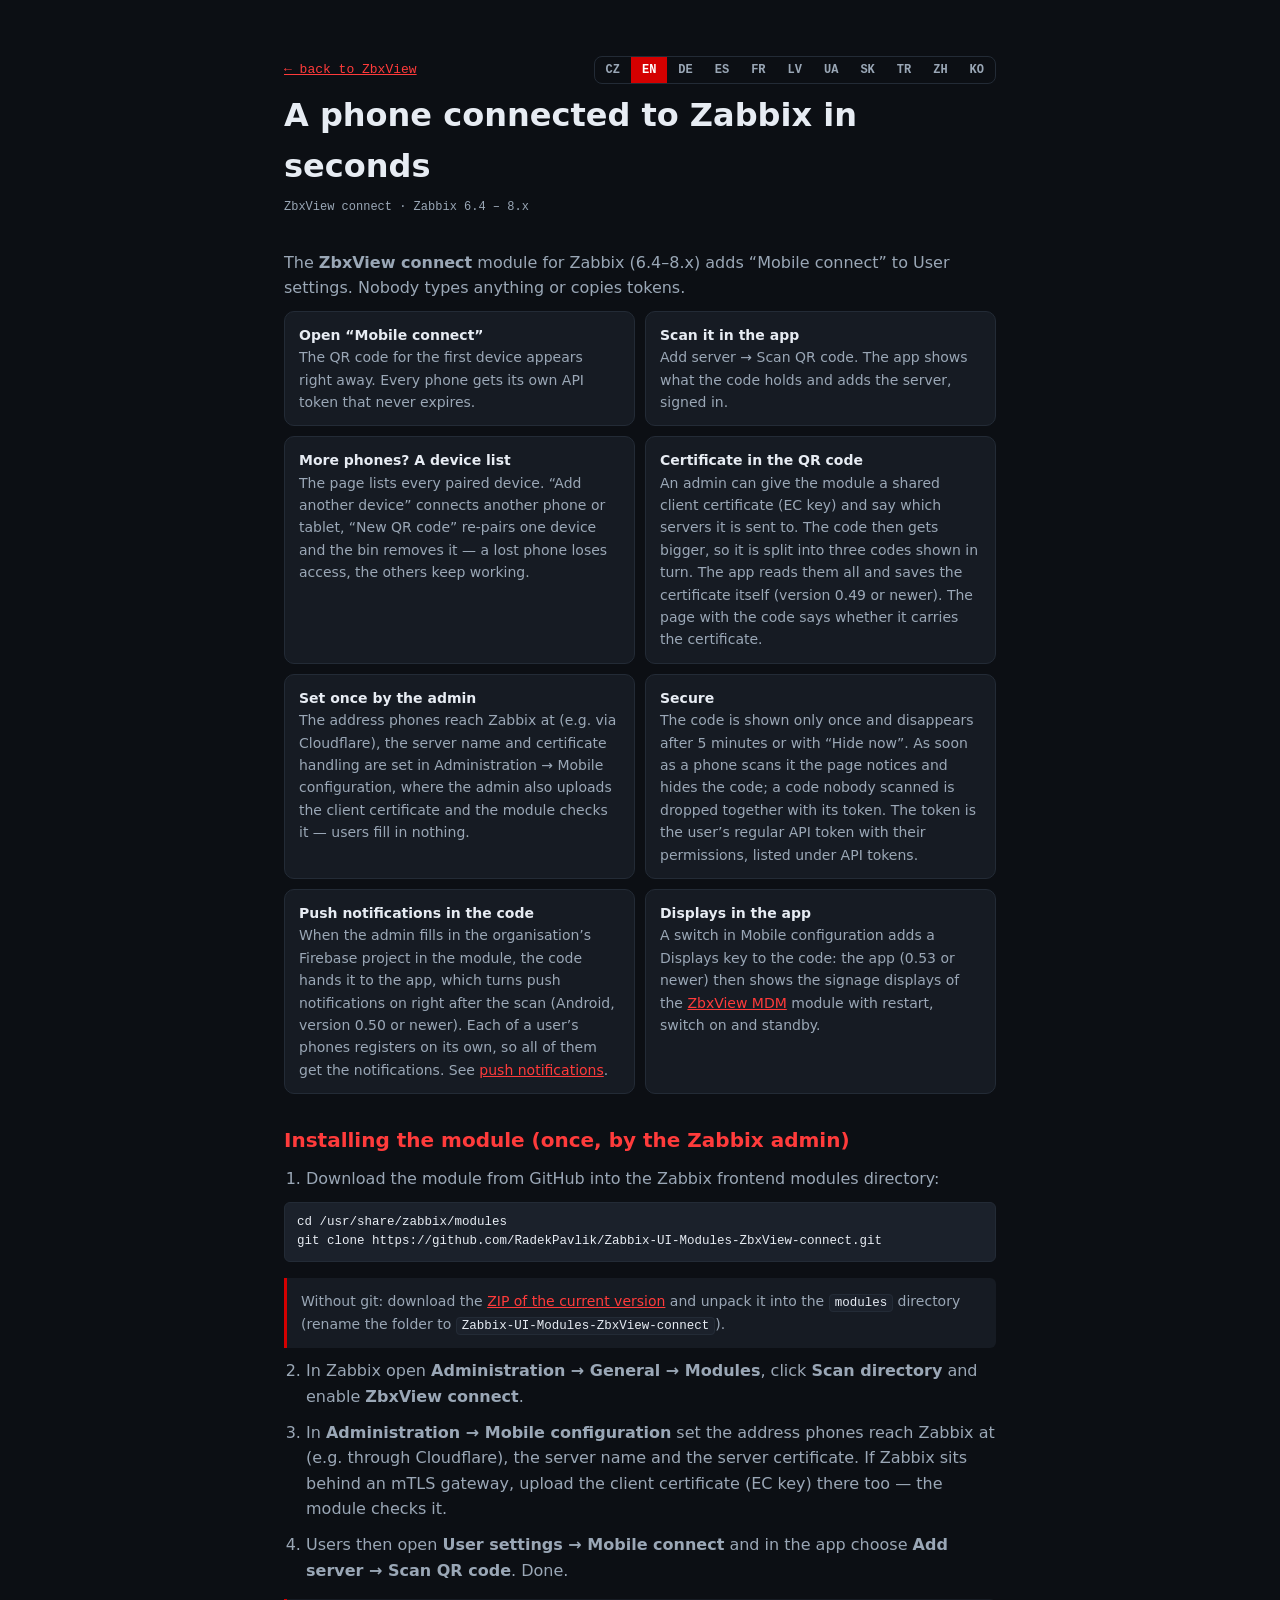
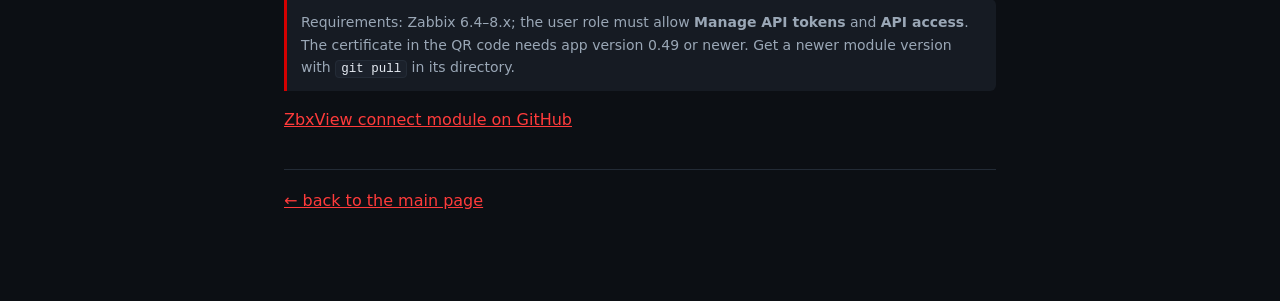
<file: connect.html>
<!doctype html>
<html lang="cs">
<head>
  <meta charset="utf-8" />
  <meta name="viewport" content="width=device-width, initial-scale=1" />
  <title>ZbxView — Telefon připojený k Zabbixu za pár vteřin</title>
  <meta name="description" content="Modul ZbxView connect do Zabbixu (6.4–8.x) přidá v Uživatelském nastavení položku „Připojení telefonu“. Nikdo nic nevypisuje ani neopisuje tokeny." />
  <link rel="icon" href="assets/icon.png" />
  <link rel="stylesheet" href="styles.css" />
</head>
<body>
  <div class="doc">
    <div class="doc-top">
      <a class="back" href="index.html" data-i18n="back">← zpět na ZbxView</a>
      <div class="lang-switch">
        <button class="lang-opt" data-lang="cs">CZ</button>
        <button class="lang-opt" data-lang="en">EN</button>
        <button class="lang-opt" data-lang="de">DE</button>
        <button class="lang-opt" data-lang="es">ES</button>
        <button class="lang-opt" data-lang="fr">FR</button>
        <button class="lang-opt" data-lang="lv">LV</button>
        <button class="lang-opt" data-lang="uk">UA</button>
        <button class="lang-opt" data-lang="sk">SK</button>
        <button class="lang-opt" data-lang="tr">TR</button>
        <button class="lang-opt" data-lang="zh">ZH</button>
        <button class="lang-opt" data-lang="ko">KO</button>
      </div>
    </div>

    <h1 data-i18n="conn_h2">Telefon připojený k Zabbixu za pár vteřin</h1>
    <div class="updated">ZbxView connect · Zabbix 6.4 – 8.x</div>

    <p data-i18n="conn_p">Modul <strong>ZbxView connect</strong> do Zabbixu (6.4–8.x) přidá v Uživatelském nastavení položku „Připojení telefonu“. Nikdo nic nevypisuje ani neopisuje tokeny.</p>
    <ul class="caps">
      <li><strong data-i18n="conn_s1_h">Otevřete „Připojení telefonu“</strong><br><span data-i18n="conn_s1_p">Hned se zobrazí QR kód pro první zařízení. Každý telefon dostane vlastní API token, který nevyprší.</span></li>
      <li><strong data-i18n="conn_s2_h">Naskenujte v aplikaci</strong><br><span data-i18n="conn_s2_p">Přidat server → Naskenovat QR kód. Aplikace ukáže, co kód obsahuje, a server přidá i s přihlášením.</span></li>
      <li><strong data-i18n="conn_s3_h">Víc telefonů? Seznam zařízení</strong><br><span data-i18n="conn_s3_p">Stránka ukazuje všechna spárovaná zařízení. „Přidat další zařízení“ připojí další telefon nebo tablet, „Nový QR kód“ znovu spáruje jedno zařízení a koš ho odebere — ztracený telefon tak přijde o přístup, ostatní fungují dál.</span></li>
      <li><strong data-i18n="conn_s4_h">Certifikát v QR kódu</strong><br><span data-i18n="conn_s4_p">Správce může do modulu nahrát společný klientský certifikát (klíč EC) a určit, kterým serverům se posílá. Kód je pak větší, a proto se rozdělí na tři kódy, které se střídají. Aplikace si načte všechny a certifikát uloží sama (od verze 0.49). Stránka s kódem ukazuje, jestli certifikát obsahuje.</span></li>
      <li><strong data-i18n="conn_s5_h">Nastaví správce jednou</strong><br><span data-i18n="conn_s5_p">Adresu, na které telefony Zabbix najdou (např. přes Cloudflare), jméno serveru a práci s certifikáty nastaví správce v Administrace → Konfigurace telefonu, kde nahraje i klientský certifikát a modul ho rovnou zkontroluje — uživatel nic nevyplňuje.</span></li>
      <li><strong data-i18n="conn_s6_h">Bezpečně</strong><br><span data-i18n="conn_s6_p">Kód se zobrazí jen jednou a po 5 minutách nebo tlačítkem „Skrýt hned“ zmizí. Jakmile ho telefon naskenuje, stránka to pozná a kód schová; kód, který nikdo nenaskenoval, se zahodí i s tokenem. Token je běžný API token uživatele s jeho oprávněními, vidíte ho i v API tokenech.</span></li>
      <li><strong data-i18n="conn_s7_h">Push notifikace v kódu</strong><br><span data-i18n="conn_s7_p">Když správce v modulu vyplní údaje firemního Firebase projektu, kód je předá aplikaci a ta po naskenování rovnou zapne push notifikace (Android, od verze 0.50). Každý telefon uživatele se registruje zvlášť, notifikace tak dostanou všechny. Návod na <a href="push.html">push notifikace</a>.</span></li>
      <li><strong data-i18n="conn_s8_h">Displeje v aplikaci</strong><br><span data-i18n="conn_s8_p">Přepínač v Konfiguraci telefonu přidá do kódu tlačítko Displeje: aplikace (od verze 0.53) pak ukáže digital signage displeje modulu <a href="mdm.html">ZbxView MDM</a> s restartem, zapnutím a uspáním.</span></li>
    </ul>

    <h2 id="setup" data-i18n="cs_h">Jak modul nainstalovat (jednou, správce Zabbixu)</h2>
    <ol>
      <li data-i18n="cs_s1">Stáhněte modul z GitHubu a nakopírujte ho do adresáře modulů Zabbix frontendu:</li>
    </ol>
    <pre><code>cd /usr/share/zabbix/modules
git clone https://github.com/RadekPavlik/Zabbix-UI-Modules-ZbxView-connect.git</code></pre>
    <p class="note" data-i18n="cs_zip">Bez gitu: stáhněte <a href="https://github.com/RadekPavlik/Zabbix-UI-Modules-ZbxView-connect/archive/refs/heads/main.zip">ZIP s aktuální verzí</a> a rozbalte ho do adresáře <code>modules</code> (složku přejmenujte na <code>Zabbix-UI-Modules-ZbxView-connect</code>).</p>
    <ol start="2">
      <li data-i18n="cs_s2">V Zabbixu otevřete <strong>Administrace → Obecné → Moduly</strong>, klikněte na <strong>Skenovat adresář</strong> a modul <strong>ZbxView connect</strong> zapněte.</li>
      <li data-i18n="cs_s3">V <strong>Administrace → Konfigurace telefonu</strong> nastavte adresu, na které telefony Zabbix najdou (např. přes Cloudflare), název serveru a certifikát serveru. Pokud je Zabbix za bránou s mTLS, nahrajte tam i klientský certifikát (klíč EC) — modul ho zkontroluje.</li>
      <li data-i18n="cs_s4">Uživatelé pak otevřou <strong>Uživatelské nastavení → Připojení telefonu</strong> a v aplikaci zvolí <strong>Přidat server → Naskenovat QR kód</strong>. Hotovo.</li>
    </ol>
    <div class="note" data-i18n="cs_req">Požadavky: Zabbix 6.4–8.x; role uživatele musí povolovat <strong>Správu API tokenů</strong> a <strong>přístup k API</strong>. Certifikát v QR kódu umí aplikace od verze 0.49. Novější verzi modulu stáhnete příkazem <code>git pull</code> v jeho adresáři.</div>
    <p><a href="https://github.com/RadekPavlik/Zabbix-UI-Modules-ZbxView-connect" target="_blank" rel="noopener" data-i18n="conn_cta">Modul ZbxView connect na GitHubu</a></p>

    <p class="doc-foot"><a href="index.html" data-i18n="foot_back">← zpět na hlavní stránku</a></p>
  </div>

  <script>
  (function () {
    var EN = {
      "conn_tag": "Pairing",
      "conn_h2": "A phone connected to Zabbix in seconds",
      "conn_p": "The <strong>ZbxView connect</strong> module for Zabbix (6.4–8.x) adds “Mobile connect” to User settings. Nobody types anything or copies tokens.",
      "conn_s1_h": "Open “Mobile connect”",
      "conn_s1_p": "The QR code for the first device appears right away. Every phone gets its own API token that never expires.",
      "conn_s2_h": "Scan it in the app",
      "conn_s2_p": "Add server → Scan QR code. The app shows what the code holds and adds the server, signed in.",
      "conn_s3_h": "More phones? A device list",
      "conn_s3_p": "The page lists every paired device. “Add another device” connects another phone or tablet, “New QR code” re-pairs one device and the bin removes it — a lost phone loses access, the others keep working.",
      "conn_s4_h": "Certificate in the QR code",
      "conn_s4_p": "An admin can give the module a shared client certificate (EC key) and say which servers it is sent to. The code then gets bigger, so it is split into three codes shown in turn. The app reads them all and saves the certificate itself (version 0.49 or newer). The page with the code says whether it carries the certificate.",
      "conn_s5_h": "Set once by the admin",
      "conn_s5_p": "The address phones reach Zabbix at (e.g. via Cloudflare), the server name and certificate handling are set in Administration → Mobile configuration, where the admin also uploads the client certificate and the module checks it — users fill in nothing.",
      "conn_s6_h": "Secure",
      "conn_s6_p": "The code is shown only once and disappears after 5 minutes or with “Hide now”. As soon as a phone scans it the page notices and hides the code; a code nobody scanned is dropped together with its token. The token is the user’s regular API token with their permissions, listed under API tokens.",
      "conn_s7_h": "Push notifications in the code",
      "conn_s7_p": "When the admin fills in the organisation’s Firebase project in the module, the code hands it to the app, which turns push notifications on right after the scan (Android, version 0.50 or newer). Each of a user’s phones registers on its own, so all of them get the notifications. See <a href=\"push.html\">push notifications</a>.",
      "conn_s8_h": "Displays in the app",
      "conn_s8_p": "A switch in Mobile configuration adds a Displays key to the code: the app (0.53 or newer) then shows the signage displays of the <a href=\"mdm.html\">ZbxView MDM</a> module with restart, switch on and standby.",
      "cs_zip": "Without git: download the <a href=\"https://github.com/RadekPavlik/Zabbix-UI-Modules-ZbxView-connect/archive/refs/heads/main.zip\">ZIP of the current version</a> and unpack it into the <code>modules</code> directory (rename the folder to <code>Zabbix-UI-Modules-ZbxView-connect</code>).",
      "cs_h": "Installing the module (once, by the Zabbix admin)",
      "cs_s1": "Download the module from GitHub into the Zabbix frontend modules directory:",
      "cs_s2": "In Zabbix open <strong>Administration → General → Modules</strong>, click <strong>Scan directory</strong> and enable <strong>ZbxView connect</strong>.",
      "cs_s3": "In <strong>Administration → Mobile configuration</strong> set the address phones reach Zabbix at (e.g. through Cloudflare), the server name and the server certificate. If Zabbix sits behind an mTLS gateway, upload the client certificate (EC key) there too — the module checks it.",
      "cs_s4": "Users then open <strong>User settings → Mobile connect</strong> and in the app choose <strong>Add server → Scan QR code</strong>. Done.",
      "cs_req": "Requirements: Zabbix 6.4–8.x; the user role must allow <strong>Manage API tokens</strong> and <strong>API access</strong>. The certificate in the QR code needs app version 0.49 or newer. Get a newer module version with <code>git pull</code> in its directory.",
      "conn_cta": "ZbxView connect module on GitHub",
      "back": "← back to ZbxView",
      "foot_back": "← back to the main page",
      "__title": "ZbxView — A phone connected to Zabbix in seconds",
      "__desc": "The ZbxView connect module for Zabbix (6.4–8.x) adds “Mobile connect” to User settings. Nobody types anything or copies tokens."
    };
    var DE = {
      "conn_tag": "Koppeln",
      "conn_h2": "Das Telefon in Sekunden mit Zabbix verbunden",
      "conn_p": "Das Modul <strong>ZbxView connect</strong> für Zabbix (6.4–8.x) fügt in den Benutzereinstellungen „Mobile connect“ hinzu. Niemand tippt etwas oder kopiert Tokens.",
      "conn_s1_h": "„Mobile connect“ öffnen",
      "conn_s1_p": "Der QR-Code für das erste Gerät erscheint sofort. Jedes Telefon bekommt einen eigenen API-Token ohne Ablauf.",
      "conn_s2_h": "In der App scannen",
      "conn_s2_p": "Server hinzufügen → QR-Code scannen. Die App zeigt den Inhalt und fügt den Server angemeldet hinzu.",
      "conn_s3_h": "Mehrere Telefone? Eine Geräteliste",
      "conn_s3_p": "Die Seite listet alle gekoppelten Geräte. „Add another device“ verbindet ein weiteres Telefon oder Tablet, „New QR code“ koppelt ein Gerät neu und der Papierkorb entfernt es — ein verlorenes Telefon verliert den Zugang, die anderen arbeiten weiter.",
      "conn_s4_h": "Zertifikat im QR-Code",
      "conn_s4_p": "Ein Admin kann dem Modul ein gemeinsames Client-Zertifikat (EC-Schlüssel) geben und festlegen, an welche Server es geht. Der Code wird dann größer und deshalb auf drei abwechselnd angezeigte Codes aufgeteilt. Die App liest alle und speichert das Zertifikat selbst (ab Version 0.49). Die Seite mit dem Code zeigt, ob er das Zertifikat enthält.",
      "conn_s5_h": "Einmal vom Admin eingestellt",
      "conn_s5_p": "Die Adresse, unter der Telefone Zabbix erreichen (z. B. über Cloudflare), der Servername und die Zertifikate werden unter Administration → Mobile configuration eingestellt; dort lädt der Admin auch das Client-Zertifikat hoch und das Modul prüft es — Benutzer füllen nichts aus.",
      "conn_s6_h": "Sicher",
      "conn_s6_p": "Der Code wird nur einmal angezeigt und verschwindet nach 5 Minuten oder mit „Jetzt ausblenden“. Sobald ein Telefon ihn scannt, merkt es die Seite und blendet ihn aus; ein Code, den niemand gescannt hat, wird samt Token verworfen. Der Token ist ein normaler API-Token des Benutzers mit seinen Rechten, sichtbar unter API-Tokens.",
      "conn_s7_h": "Push-Benachrichtigungen im Code",
      "conn_s7_p": "Trägt der Admin im Modul das Firebase-Projekt der Organisation ein, gibt der Code es an die App weiter, die Push-Benachrichtigungen gleich nach dem Scan einschaltet (Android, ab Version 0.50). Jedes Telefon eines Benutzers registriert sich einzeln, so erhalten alle die Benachrichtigungen. Siehe <a href=\"push.html\">Push-Benachrichtigungen</a>.",
      "conn_s8_h": "Displays in der App",
      "conn_s8_p": "Ein Schalter in der Mobilkonfiguration fügt dem Code eine Displays-Taste hinzu: Die App (ab 0.53) zeigt dann die Signage-Displays des Moduls <a href=\"mdm.html\">ZbxView MDM</a> mit Neustart, Einschalten und Standby.",
      "cs_zip": "Ohne git: Laden Sie das <a href=\"https://github.com/RadekPavlik/Zabbix-UI-Modules-ZbxView-connect/archive/refs/heads/main.zip\">ZIP der aktuellen Version</a> herunter und entpacken Sie es in das Verzeichnis <code>modules</code> (Ordner in <code>Zabbix-UI-Modules-ZbxView-connect</code> umbenennen).",
      "cs_h": "Modul installieren (einmalig, durch den Zabbix-Admin)",
      "cs_s1": "Laden Sie das Modul von GitHub in das Modulverzeichnis des Zabbix-Frontends:",
      "cs_s2": "Öffnen Sie in Zabbix <strong>Administration → Allgemein → Module</strong>, klicken Sie auf <strong>Verzeichnis scannen</strong> und aktivieren Sie <strong>ZbxView connect</strong>.",
      "cs_s3": "Unter <strong>Administration → Mobile configuration</strong> legen Sie die Adresse fest, unter der Telefone Zabbix erreichen (z. B. über Cloudflare), den Servernamen und das Serverzertifikat. Steht Zabbix hinter einem mTLS-Gateway, laden Sie dort auch das Client-Zertifikat (EC-Schlüssel) hoch — das Modul prüft es.",
      "cs_s4": "Benutzer öffnen dann <strong>Benutzereinstellungen → Mobile connect</strong> und wählen in der App <strong>Server hinzufügen → QR-Code scannen</strong>. Fertig.",
      "cs_req": "Voraussetzungen: Zabbix 6.4–8.x; die Benutzerrolle muss <strong>Verwalten von API-Tokens</strong> und <strong>API-Zugriff</strong> erlauben. Das Zertifikat im QR-Code braucht App-Version 0.49 oder neuer. Eine neuere Modulversion holen Sie mit <code>git pull</code> im Modulverzeichnis.",
      "conn_cta": "Modul ZbxView connect auf GitHub",
      "back": "← zurück zu ZbxView",
      "foot_back": "← zurück zur Hauptseite",
      "__title": "ZbxView — Das Telefon in Sekunden mit Zabbix verbunden",
      "__desc": "Das Modul ZbxView connect für Zabbix (6.4–8.x) fügt in den Benutzereinstellungen „Mobile connect“ hinzu. Niemand tippt etwas oder kopiert Tokens."
    };
    var ES = {
      "conn_tag": "Emparejar",
      "conn_h2": "El teléfono conectado a Zabbix en segundos",
      "conn_p": "El módulo <strong>ZbxView connect</strong> para Zabbix (6.4–8.x) añade «Mobile connect» en la configuración de usuario. Nadie escribe nada ni copia tokens.",
      "conn_s1_h": "Abra «Mobile connect»",
      "conn_s1_p": "El código QR del primer dispositivo aparece al instante. Cada teléfono recibe su propio token de API que no caduca.",
      "conn_s2_h": "Escanéelo en la app",
      "conn_s2_p": "Añadir servidor → Escanear código QR. La app muestra el contenido y añade el servidor con la sesión iniciada.",
      "conn_s3_h": "¿Varios teléfonos? Una lista de dispositivos",
      "conn_s3_p": "La página muestra todos los dispositivos emparejados. «Add another device» conecta otro teléfono o tableta, «New QR code» vuelve a emparejar uno y la papelera lo elimina: un teléfono perdido pierde el acceso y los demás siguen funcionando.",
      "conn_s4_h": "Certificado en el código QR",
      "conn_s4_p": "Un administrador puede dar al módulo un certificado de cliente común (clave EC) e indicar a qué servidores se envía. El código crece y por eso se divide en tres códigos que se alternan. La app los lee todos y guarda el certificado sola (desde la versión 0.49). La página del código indica si lo lleva.",
      "conn_s5_h": "Lo configura el administrador una vez",
      "conn_s5_p": "La dirección por la que los teléfonos llegan a Zabbix (p. ej. vía Cloudflare), el nombre del servidor y los certificados se ajustan en Administración → Mobile configuration, donde el administrador también sube el certificado de cliente y el módulo lo comprueba: el usuario no rellena nada.",
      "conn_s6_h": "Seguro",
      "conn_s6_p": "El código se muestra una sola vez y desaparece a los 5 minutos o con «Ocultar ahora». En cuanto un teléfono lo escanea, la página lo detecta y lo oculta; un código que nadie escaneó se descarta junto con su token. El token es un token de API normal del usuario con sus permisos, visible en Tokens de API.",
      "conn_s7_h": "Notificaciones push en el código",
      "conn_s7_p": "Si el administrador introduce en el módulo el proyecto Firebase de la organización, el código lo pasa a la app, que activa las notificaciones push justo después del escaneo (Android, desde la versión 0.50). Cada teléfono de un usuario se registra por separado, así que todos reciben las notificaciones. Ver <a href=\"push.html\">notificaciones push</a>.",
      "conn_s8_h": "Pantallas en la app",
      "conn_s8_p": "Un interruptor en la Configuración móvil añade al código un botón Pantallas: la app (desde 0.53) muestra entonces las pantallas de señalización del módulo <a href=\"mdm.html\">ZbxView MDM</a> con reinicio, encendido y reposo.",
      "cs_zip": "Sin git: descarga el <a href=\"https://github.com/RadekPavlik/Zabbix-UI-Modules-ZbxView-connect/archive/refs/heads/main.zip\">ZIP de la versión actual</a> y descomprímelo en el directorio <code>modules</code> (renombra la carpeta a <code>Zabbix-UI-Modules-ZbxView-connect</code>).",
      "cs_h": "Instalar el módulo (una vez, el administrador de Zabbix)",
      "cs_s1": "Descargue el módulo de GitHub en el directorio de módulos del frontend de Zabbix:",
      "cs_s2": "En Zabbix abra <strong>Administración → Zabbix → Módulos</strong>, pulse <strong>Directorio de escaneo</strong> y active <strong>ZbxView connect</strong>.",
      "cs_s3": "En <strong>Administración → Mobile configuration</strong> indique la dirección por la que los teléfonos llegan a Zabbix (p. ej. vía Cloudflare), el nombre del servidor y su certificado. Si Zabbix está detrás de una pasarela mTLS, suba allí también el certificado de cliente (clave EC); el módulo lo comprueba.",
      "cs_s4": "Los usuarios abren <strong>Configuración de usuario → Mobile connect</strong> y en la app eligen <strong>Añadir servidor → Escanear código QR</strong>. Listo.",
      "cs_req": "Requisitos: Zabbix 6.4–8.x; el rol del usuario debe permitir <strong>Administrar tokens de API</strong> y el <strong>acceso a la API</strong>. El certificado en el código QR requiere la app 0.49 o posterior. Actualice el módulo con <code>git pull</code> en su directorio.",
      "conn_cta": "Módulo ZbxView connect en GitHub",
      "back": "← volver a ZbxView",
      "foot_back": "← volver a la página principal",
      "__title": "ZbxView — El teléfono conectado a Zabbix en segundos",
      "__desc": "El módulo ZbxView connect para Zabbix (6.4–8.x) añade «Mobile connect» en la configuración de usuario. Nadie escribe nada ni copia tokens."
    };
    var FR = {
      "conn_tag": "Appairage",
      "conn_h2": "Un téléphone relié à Zabbix en quelques secondes",
      "conn_p": "Le module <strong>ZbxView connect</strong> pour Zabbix (6.4–8.x) ajoute « Mobile connect » dans les paramètres utilisateur. Personne ne tape rien ni ne recopie de jeton.",
      "conn_s1_h": "Ouvrez « Mobile connect »",
      "conn_s1_p": "Le QR code du premier appareil s’affiche aussitôt. Chaque téléphone reçoit son propre jeton API sans expiration.",
      "conn_s2_h": "Scannez-le dans l’app",
      "conn_s2_p": "Ajouter un serveur → Scanner un QR code. L’app affiche le contenu et ajoute le serveur, déjà connecté.",
      "conn_s3_h": "Plusieurs téléphones ? Une liste d’appareils",
      "conn_s3_p": "La page liste tous les appareils appairés. « Add another device » connecte un autre téléphone ou une tablette, « New QR code » réappaire un appareil et la corbeille le supprime — un téléphone perdu perd l’accès, les autres continuent.",
      "conn_s4_h": "Certificat dans le QR code",
      "conn_s4_p": "Un administrateur peut confier au module un certificat client commun (clé EC) et indiquer à quels serveurs il est envoyé. Le code devient alors plus grand et se divise en trois codes affichés à tour de rôle. L’app les lit tous et enregistre le certificat elle-même (à partir de la version 0.49). La page du code indique s’il contient le certificat.",
      "conn_s5_h": "Réglé une fois par l’administrateur",
      "conn_s5_p": "L’adresse par laquelle les téléphones joignent Zabbix (p. ex. via Cloudflare), le nom du serveur et les certificats se règlent dans Administration → Mobile configuration, où l’administrateur téléverse aussi le certificat client que le module vérifie : l’utilisateur ne remplit rien.",
      "conn_s6_h": "Sûr",
      "conn_s6_p": "Le code n’est affiché qu’une fois et disparaît après 5 minutes ou avec « Masquer maintenant ». Dès qu’un téléphone le scanne, la page le détecte et masque le code ; un code que personne n’a scanné est abandonné avec son jeton. Le jeton est un jeton API ordinaire de l’utilisateur, avec ses droits, visible dans les jetons API.",
      "conn_s7_h": "Notifications push dans le code",
      "conn_s7_p": "Si l’administrateur renseigne dans le module le projet Firebase de l’organisation, le code le transmet à l’app, qui active les notifications push juste après le scan (Android, à partir de la version 0.50). Chaque téléphone d’un utilisateur s’enregistre séparément, tous reçoivent donc les notifications. Voir <a href=\"push.html\">notifications push</a>.",
      "conn_s8_h": "Écrans dans l’app",
      "conn_s8_p": "Un interrupteur dans la Configuration mobile ajoute au code un bouton Écrans : l’app (à partir de 0.53) affiche alors les écrans d’affichage dynamique du module <a href=\"mdm.html\">ZbxView MDM</a> avec redémarrage, allumage et veille.",
      "cs_zip": "Sans git : téléchargez le <a href=\"https://github.com/RadekPavlik/Zabbix-UI-Modules-ZbxView-connect/archive/refs/heads/main.zip\">ZIP de la version actuelle</a> et décompressez-le dans le répertoire <code>modules</code> (renommez le dossier en <code>Zabbix-UI-Modules-ZbxView-connect</code>).",
      "cs_h": "Installer le module (une fois, par l’administrateur Zabbix)",
      "cs_s1": "Téléchargez le module depuis GitHub dans le répertoire des modules du frontend Zabbix :",
      "cs_s2": "Dans Zabbix, ouvrez <strong>Administration → Général → Modules</strong>, cliquez sur <strong>Analyser le répertoire</strong> et activez <strong>ZbxView connect</strong>.",
      "cs_s3": "Dans <strong>Administration → Mobile configuration</strong>, indiquez l’adresse par laquelle les téléphones joignent Zabbix (p. ex. via Cloudflare), le nom du serveur et son certificat. Si Zabbix est derrière une passerelle mTLS, téléversez-y aussi le certificat client (clé EC) — le module le vérifie.",
      "cs_s4": "Les utilisateurs ouvrent ensuite <strong>Paramètres utilisateur → Mobile connect</strong> et choisissent dans l’app <strong>Ajouter un serveur → Scanner un QR code</strong>. C’est tout.",
      "cs_req": "Prérequis : Zabbix 6.4–8.x ; le rôle de l’utilisateur doit autoriser <strong>Gérer les Tokens API</strong> et l’<strong>accès à l’API</strong>. Le certificat dans le QR code nécessite l’app 0.49 ou plus récente. Mettez le module à jour avec <code>git pull</code> dans son répertoire.",
      "conn_cta": "Module ZbxView connect sur GitHub",
      "back": "← retour à ZbxView",
      "foot_back": "← retour à la page principale",
      "__title": "ZbxView — Un téléphone relié à Zabbix en quelques secondes",
      "__desc": "Le module ZbxView connect pour Zabbix (6.4–8.x) ajoute « Mobile connect » dans les paramètres utilisateur. Personne ne tape rien ni ne recopie de jeton."
    };
    var LV = {
      "conn_tag": "Savienošana",
      "conn_h2": "Tālrunis savienots ar Zabbix dažās sekundēs",
      "conn_p": "Modulis <strong>ZbxView connect</strong> priekš Zabbix (6.4–8.x) lietotāja iestatījumos pievieno “Tālruņa savienojums”. Neviens neko neraksta un nekopē marķierus.",
      "conn_s1_h": "Atveriet “Tālruņa savienojums”",
      "conn_s1_p": "Pirmās ierīces QR kods parādās uzreiz. Katrs tālrunis saņem savu API marķieri bez termiņa.",
      "conn_s2_h": "Noskenējiet lietotnē",
      "conn_s2_p": "Pievienot serveri → Skenēt QR kodu. Lietotne parāda koda saturu un pievieno serveri jau pieteiktu.",
      "conn_s3_h": "Vairāki tālruņi? Ierīču saraksts",
      "conn_s3_p": "Lapa rāda visas savienotās ierīces. “Pievienot vēl vienu ierīci” pievieno vēl vienu tālruni vai planšeti, “Jauns QR kods” atkārtoti savieno vienu ierīci, bet miskaste to noņem — pazaudēts tālrunis zaudē piekļuvi, pārējie turpina darboties.",
      "conn_s4_h": "Sertifikāts QR kodā",
      "conn_s4_p": "Administrators modulim var iedot kopīgu klienta sertifikātu (EC atslēga) un noteikt, kuriem serveriem to sūtīt. Kods tad kļūst lielāks, tāpēc tiek sadalīts trīs kodos, kas mainās pēc kārtas. Lietotne nolasa visus un sertifikātu saglabā pati (no versijas 0.49). Lapa ar kodu parāda, vai tajā ir sertifikāts.",
      "conn_s5_h": "Administrators iestata vienreiz",
      "conn_s5_p": "Adrese, pa kuru tālruņi sasniedz Zabbix (piem. caur Cloudflare), servera nosaukums un sertifikāti iestata sadaļā Administrācija → Tālruņa konfigurācija, kur administrators augšupielādē arī klienta sertifikātu un modulis to pārbauda — lietotājs neko neaizpilda.",
      "conn_s6_h": "Droši",
      "conn_s6_p": "Kods tiek parādīts tikai vienreiz un pazūd pēc 5 minūtēm vai ar “Paslēpt tagad”. Tiklīdz tālrunis to noskenē, lapa to pamana un kodu paslēpj; kods, ko neviens nenoskenēja, tiek atmests kopā ar marķieri. Marķieris ir parasts lietotāja API marķieris ar viņa tiesībām, redzams sadaļā API marķieri.",
      "conn_s7_h": "Push paziņojumi kodā",
      "conn_s7_p": "Ja administrators modulī ievada organizācijas Firebase projektu, kods to nodod lietotnei, kas uzreiz pēc skenēšanas ieslēdz push paziņojumus (Android, no versijas 0.50). Katrs lietotāja tālrunis reģistrējas atsevišķi, tāpēc paziņojumus saņem visi. Skatiet <a href=\"push.html\">push paziņojumi</a>.",
      "conn_s8_h": "Displeji lietotnē",
      "conn_s8_p": "Slēdzis mobilajā konfigurācijā pievieno kodam pogu Displeji: lietotne (no 0.53) tad rāda moduļa <a href=\"mdm.html\">ZbxView MDM</a> digitālās signalizācijas displejus ar restartu, ieslēgšanu un gaidstāvi.",
      "cs_zip": "Bez git: lejupielādējiet <a href=\"https://github.com/RadekPavlik/Zabbix-UI-Modules-ZbxView-connect/archive/refs/heads/main.zip\">aktuālās versijas ZIP</a> un atpakojiet to direktorijā <code>modules</code> (pārdēvējiet mapi par <code>Zabbix-UI-Modules-ZbxView-connect</code>).",
      "cs_h": "Moduļa uzstādīšana (vienreiz, Zabbix administrators)",
      "cs_s1": "Lejupielādējiet moduli no GitHub Zabbix frontenda moduļu direktorijā:",
      "cs_s2": "Zabbix atveriet <strong>Administrācija → General → Moduļi</strong>, noklikšķiniet <strong>Skenēt direktoriju</strong> un ieslēdziet <strong>ZbxView connect</strong>.",
      "cs_s3": "Sadaļā <strong>Administrācija → Tālruņa konfigurācija</strong> iestatiet adresi, pa kuru tālruņi sasniedz Zabbix (piem. caur Cloudflare), servera nosaukumu un servera sertifikātu. Ja Zabbix ir aiz mTLS vārtejas, augšupielādējiet tur arī klienta sertifikātu (EC atslēga) — modulis to pārbauda.",
      "cs_s4": "Lietotāji pēc tam atver <strong>User settings → Tālruņa savienojums</strong> un lietotnē izvēlas <strong>Pievienot serveri → Skenēt QR kodu</strong>. Gatavs.",
      "cs_req": "Prasības: Zabbix 6.4–8.x; lietotāja lomai jāatļauj <strong>Manage API tokens</strong> un <strong>API piekļuve</strong>. Sertifikātam QR kodā vajadzīga lietotnes versija 0.49 vai jaunāka. Jaunāku moduļa versiju iegūstiet ar <code>git pull</code> tā direktorijā.",
      "conn_cta": "Modulis ZbxView connect GitHub",
      "back": "← atpakaļ uz ZbxView",
      "foot_back": "← atpakaļ uz galveno lapu",
      "__title": "ZbxView — Tālrunis savienots ar Zabbix dažās sekundēs",
      "__desc": "Modulis ZbxView connect priekš Zabbix (6.4–8.x) lietotāja iestatījumos pievieno “Tālruņa savienojums”. Neviens neko neraksta un nekopē marķierus."
    };
    var UK = {
      "conn_tag": "Під’єднання",
      "conn_h2": "Телефон, підключений до Zabbix за лічені секунди",
      "conn_p": "Модуль <strong>ZbxView connect</strong> для Zabbix (6.4–8.x) додає «Mobile connect» у налаштування користувача. Ніхто нічого не вводить і не копіює токени.",
      "conn_s1_h": "Відкрийте «Mobile connect»",
      "conn_s1_p": "QR-код для першого пристрою з’являється одразу. Кожен телефон отримує власний API-токен, який ніколи не спливає.",
      "conn_s2_h": "Скануйте його в застосунку",
      "conn_s2_p": "Додати сервер → Сканувати QR-код. Застосунок покаже, що містить код, і додасть сервер — уже з виконаним входом.",
      "conn_s3_h": "Більше телефонів? Список пристроїв",
      "conn_s3_p": "Сторінка показує всі під’єднані пристрої. «Add another device» підключає ще один телефон чи планшет, «New QR code» повторно під’єднує один пристрій, а кошик його видаляє — втрачений телефон утрачає доступ, інші працюють далі.",
      "conn_s4_h": "Сертифікат у QR-коді",
      "conn_s4_p": "Адміністратор може передати модулю спільний клієнтський сертифікат (ключ EC) і вказати, на які сервери його надсилати. Код тоді більшає, тому розділяється на три коди, що показуються по черзі. Застосунок зчитує їх усі й сам зберігає сертифікат (версія 0.49 або новіша). Сторінка з кодом повідомляє, чи містить він сертифікат.",
      "conn_s5_h": "Адміністратор налаштовує один раз",
      "conn_s5_p": "Адреса, за якою телефони досягають Zabbix (наприклад через Cloudflare), назва сервера й робота із сертифікатами задаються в Administration → Mobile configuration, де адміністратор також завантажує клієнтський сертифікат, а модуль його перевіряє — користувачі нічого не заповнюють.",
      "conn_s6_h": "Безпечно",
      "conn_s6_p": "Код показується лише один раз і зникає через 5 хвилин або після «Hide now». Щойно телефон його відсканує, сторінка це помічає й ховає код; код, який ніхто не відсканував, видаляється разом із токеном. Токен — звичайний API-токен користувача з його правами, видимий у розділі API-токени.",
      "conn_s7_h": "Push-сповіщення в коді",
      "conn_s7_p": "Коли адміністратор заповнить у модулі Firebase-проєкт організації, код передає його застосунку, який одразу після сканування вмикає push-сповіщення (Android, версія 0.50 або новіша). Кожен телефон користувача реєструється окремо, тож сповіщення отримують усі. Див. <a href=\"push.html\">push-сповіщення</a>.",
      "conn_s8_h": "Екрани в застосунку",
      "conn_s8_p": "Перемикач у Mobile configuration додає до коду ключ Displays: застосунок (0.53 або новіший) тоді показує інформаційні екрани модуля <a href=\"mdm.html\">ZbxView MDM</a> з перезапуском, увімкненням і режимом очікування.",
      "cs_zip": "Без git: завантажте <a href=\"https://github.com/RadekPavlik/Zabbix-UI-Modules-ZbxView-connect/archive/refs/heads/main.zip\">ZIP поточної версії</a> і розпакуйте його в каталог <code>modules</code> (перейменуйте теку на <code>Zabbix-UI-Modules-ZbxView-connect</code>).",
      "cs_h": "Встановлення модуля (один раз, адміністратор Zabbix)",
      "cs_s1": "Завантажте модуль із GitHub у каталог модулів фронтенду Zabbix:",
      "cs_s2": "У Zabbix відкрийте <strong>Адміністрування → Загальні → Модулі</strong>, натисніть <strong>Сканувати каталог</strong> і ввімкніть <strong>ZbxView connect</strong>.",
      "cs_s3": "У <strong>Administration → Mobile configuration</strong> задайте адресу, за якою телефони досягають Zabbix (наприклад через Cloudflare), назву сервера й сертифікат сервера. Якщо Zabbix стоїть за шлюзом mTLS, завантажте туди й клієнтський сертифікат (ключ EC) — модуль його перевірить.",
      "cs_s4": "Користувачі потім відкривають <strong>Налаштування користувача → Mobile connect</strong>, а в застосунку вибирають <strong>Додати сервер → Сканувати QR-код</strong>. Готово.",
      "cs_req": "Вимоги: Zabbix 6.4–8.x; роль користувача має дозволяти <strong>Керування токенами API</strong> і <strong>Доступ до API</strong>. Сертифікат у QR-коді потребує застосунку версії 0.49 або новішої. Новішу версію модуля отримаєте командою <code>git pull</code> у його каталозі.",
      "conn_cta": "Модуль ZbxView connect на GitHub",
      "back": "← назад до ZbxView",
      "foot_back": "← назад на головну сторінку",
      "__title": "ZbxView — Телефон, підключений до Zabbix за лічені секунди",
      "__desc": "Модуль ZbxView connect для Zabbix (6.4–8.x) додає «Mobile connect» у налаштування користувача. Ніхто нічого не вводить і не копіює токени."
    };
    var SK = {
      "conn_tag": "Párovanie",
      "conn_h2": "Telefón pripojený k Zabbixu za pár sekúnd",
      "conn_p": "Modul <strong>ZbxView connect</strong> pre Zabbix (6.4–8.x) pridá do nastavení používateľa „Mobile connect“. Nikto nič neprepisuje ani nekopíruje tokeny.",
      "conn_s1_h": "Otvorte „Mobile connect“",
      "conn_s1_p": "QR kód pre prvé zariadenie sa zobrazí hneď. Každý telefón dostane vlastný API token, ktorý nikdy nevyprší.",
      "conn_s2_h": "Naskenujte ho v aplikácii",
      "conn_s2_p": "Pridať server → Skenovať QR kód. Aplikácia ukáže, čo kód obsahuje, a pridá server už prihlásený.",
      "conn_s3_h": "Viac telefónov? Zoznam zariadení",
      "conn_s3_p": "Stránka vypíše všetky spárované zariadenia. „Pridať ďalšie zariadenie“ pripojí ďalší telefón alebo tablet, „Nový QR kód“ znova spáruje jedno zariadenie a kôš ho odstráni — stratený telefón stratí prístup, ostatné fungujú ďalej.",
      "conn_s4_h": "Certifikát v QR kóde",
      "conn_s4_p": "Správca môže modulu dať spoločný klientsky certifikát (kľúč EC) a určiť, ktorým serverom sa posiela. Kód je potom väčší, preto sa rozdelí do troch kódov zobrazovaných striedavo. Aplikácia ich načíta všetky a certifikát si uloží sama (verzia 0.49 alebo novšia). Stránka s kódom uvádza, či certifikát nesie.",
      "conn_s5_h": "Správca nastaví raz",
      "conn_s5_p": "Adresa, na ktorej telefóny Zabbix dosiahnu (napr. cez Cloudflare), názov servera a práca s certifikátmi sa nastavujú v Administration → Mobile configuration, kde správca nahrá aj klientsky certifikát a modul ho skontroluje — používatelia nič nevypĺňajú.",
      "conn_s6_h": "Bezpečne",
      "conn_s6_p": "Kód sa zobrazí len raz a zmizne po 5 minútach alebo cez „Skryť teraz“. Hneď ako ho telefón naskenuje, stránka to zistí a kód skryje; kód, ktorý nikto nenaskenoval, sa zahodí aj s tokenom. Token je bežný API token používateľa s jeho oprávneniami, uvedený v časti API tokeny.",
      "conn_s7_h": "Push notifikácie v kóde",
      "conn_s7_p": "Keď správca v module vyplní Firebase projekt organizácie, kód ho odovzdá aplikácii a tá hneď po naskenovaní zapne push notifikácie (Android, verzia 0.50 alebo novšia). Každý telefón používateľa sa registruje samostatne, takže notifikácie dostanú všetky. Pozrite <a href=\"push.html\">push notifikácie</a>.",
      "conn_s8_h": "Obrazovky v aplikácii",
      "conn_s8_p": "Prepínač v Mobile configuration pridá do kódu kľúč Displays: aplikácia (0.53 alebo novšia) potom zobrazí signage obrazovky modulu <a href=\"mdm.html\">ZbxView MDM</a> s reštartom, zapnutím a pohotovostným režimom.",
      "cs_zip": "Bez gitu: stiahnite <a href=\"https://github.com/RadekPavlik/Zabbix-UI-Modules-ZbxView-connect/archive/refs/heads/main.zip\">ZIP aktuálnej verzie</a> a rozbaľte ho do adresára <code>modules</code> (priečinok premenujte na <code>Zabbix-UI-Modules-ZbxView-connect</code>).",
      "cs_h": "Inštalácia modulu (raz, správca Zabbixu)",
      "cs_s1": "Stiahnite modul z GitHubu do adresára modulov frontendu Zabbixu:",
      "cs_s2": "V Zabbixe otvorte <strong>Administration → General → Modules</strong>, kliknite na <strong>Scan directory</strong> a zapnite <strong>ZbxView connect</strong>.",
      "cs_s3": "V <strong>Administration → Mobile configuration</strong> nastavte adresu, na ktorej telefóny Zabbix dosiahnu (napr. cez Cloudflare), názov servera a certifikát servera. Ak je Zabbix za bránou mTLS, nahrajte tam aj klientsky certifikát (kľúč EC) — modul ho skontroluje.",
      "cs_s4": "Používatelia potom otvoria <strong>User settings → Mobile connect</strong> a v aplikácii zvolia <strong>Pridať server → Skenovať QR kód</strong>. Hotovo.",
      "cs_req": "Požiadavky: Zabbix 6.4–8.x; rola používateľa musí povoľovať <strong>Manage API tokens</strong> a <strong>API access</strong>. Certifikát v QR kóde vyžaduje aplikáciu vo verzii 0.49 alebo novšej. Novšiu verziu modulu získate príkazom <code>git pull</code> v jeho adresári.",
      "conn_cta": "Modul ZbxView connect na GitHube",
      "back": "← späť na ZbxView",
      "foot_back": "← späť na hlavnú stránku",
      "__title": "ZbxView — Telefón pripojený k Zabbixu za pár sekúnd",
      "__desc": "Modul ZbxView connect pre Zabbix (6.4–8.x) pridá do nastavení používateľa „Mobile connect“. Nikto nič neprepisuje ani nekopíruje tokeny."
    };
    var TR = {
      "conn_tag": "Eşleştirme",
      "conn_h2": "Telefonunuz saniyeler içinde Zabbix'e bağlı",
      "conn_p": "Zabbix (6.4–8.x) için <strong>ZbxView connect</strong> modülü, Kullanıcı ayarlarına “Mobile connect” ekler. Kimse bir şey yazmaz ya da token kopyalamaz.",
      "conn_s1_h": "“Mobile connect”i açın",
      "conn_s1_p": "İlk cihazın QR kodu hemen görünür. Her telefon, süresi hiç dolmayan kendi API token'ını alır.",
      "conn_s2_h": "Uygulamada tarayın",
      "conn_s2_p": "Sunucu ekle → QR kodunu tara. Uygulama kodun içeriğini gösterir ve sunucuyu oturum açılmış olarak ekler.",
      "conn_s3_h": "Daha fazla telefon mu? Cihaz listesi",
      "conn_s3_p": "Sayfa eşleştirilmiş tüm cihazları listeler. “Başka cihaz ekle” başka bir telefon veya tablet bağlar, “Yeni QR kodu” bir cihazı yeniden eşleştirir, çöp kutusu ise onu kaldırır — kaybolan telefon erişimini yitirir, diğerleri çalışmaya devam eder.",
      "conn_s4_h": "QR kodunda sertifika",
      "conn_s4_p": "Yönetici modüle ortak bir istemci sertifikası (EC anahtarı) verebilir ve hangi sunuculara gönderileceğini belirleyebilir. Bu durumda kod büyür ve sırayla gösterilen üç koda bölünür. Uygulama hepsini okur ve sertifikayı kendisi kaydeder (0.49 veya daha yeni sürüm). Kodun bulunduğu sayfa, kodun sertifika taşıyıp taşımadığını belirtir.",
      "conn_s5_h": "Yönetici tarafından bir kez ayarlanır",
      "conn_s5_p": "Telefonların Zabbix'e ulaştığı adres (örn. Cloudflare üzerinden), sunucu adı ve sertifika işleme Administration → Mobile configuration içinde ayarlanır; yönetici istemci sertifikasını da burada yükler ve modül onu denetler — kullanıcılar hiçbir şey doldurmaz.",
      "conn_s6_h": "Güvenli",
      "conn_s6_p": "Kod yalnızca bir kez gösterilir ve 5 dakika sonra veya “Şimdi gizle” ile kaybolur. Bir telefon onu tarar taramaz sayfa bunu fark eder ve kodu gizler; kimsenin taramadığı bir kod token'ıyla birlikte silinir. Token, kullanıcının kendi yetkileriyle normal API token'ıdır ve API tokens altında listelenir.",
      "conn_s7_h": "Kodda push bildirimleri",
      "conn_s7_p": "Yönetici modülde kuruluşun Firebase projesini doldurduğunda kod bunu uygulamaya aktarır; uygulama taramadan hemen sonra push bildirimlerini açar (Android, 0.50 veya daha yeni sürüm). Bir kullanıcının her telefonu kendi başına kaydolur, böylece hepsi bildirimleri alır. Bkz. <a href=\"push.html\">push bildirimleri</a>.",
      "conn_s8_h": "Uygulamada ekranlar",
      "conn_s8_p": "Mobile configuration içindeki bir anahtar koda Displays anahtarını ekler: uygulama (0.53 veya daha yeni) bundan sonra <a href=\"mdm.html\">ZbxView MDM</a> modülünün bilgi ekranlarını yeniden başlatma, açma ve bekleme moduyla gösterir.",
      "cs_zip": "git olmadan: <a href=\"https://github.com/RadekPavlik/Zabbix-UI-Modules-ZbxView-connect/archive/refs/heads/main.zip\">güncel sürümün ZIP dosyasını</a> indirin ve <code>modules</code> dizinine açın (klasörü <code>Zabbix-UI-Modules-ZbxView-connect</code> olarak yeniden adlandırın).",
      "cs_h": "Modülün kurulumu (Zabbix yöneticisi tarafından bir kez)",
      "cs_s1": "Modülü GitHub'dan Zabbix arayüzünün modül dizinine indirin:",
      "cs_s2": "Zabbix'te <strong>Yönetim → Genel → Modüller</strong> menüsünü açın, <strong>Dizini tara</strong>'ya tıklayın ve <strong>ZbxView connect</strong>'i etkinleştirin.",
      "cs_s3": "<strong>Administration → Mobile configuration</strong> içinde telefonların Zabbix'e ulaştığı adresi (örn. Cloudflare üzerinden), sunucu adını ve sunucu sertifikasını ayarlayın. Zabbix bir mTLS ağ geçidinin arkasındaysa istemci sertifikasını (EC anahtarı) da oraya yükleyin — modül onu denetler.",
      "cs_s4": "Kullanıcılar ardından <strong>Kullanıcı ayarları → Mobile connect</strong>'i açar ve uygulamada <strong>Sunucu ekle → QR kodunu tara</strong>'yı seçer. Bitti.",
      "cs_req": "Gereksinimler: Zabbix 6.4–8.x; kullanıcı rolü <strong>API token'larını yönetme</strong> ve <strong>API erişimi</strong> izinlerini vermelidir. QR kodundaki sertifika için uygulamanın 0.49 veya daha yeni sürümü gerekir. Modülün daha yeni sürümünü, dizininde <code>git pull</code> ile alın.",
      "conn_cta": "GitHub'da ZbxView connect modülü",
      "back": "← ZbxView'a dön",
      "foot_back": "← ana sayfaya dön",
      "__title": "ZbxView — Telefonunuz saniyeler içinde Zabbix'e bağlı",
      "__desc": "Zabbix (6.4–8.x) için ZbxView connect modülü, Kullanıcı ayarlarına “Mobile connect” ekler. Kimse bir şey yazmaz ya da token kopyalamaz."
    };
    var ZH = {
      "conn_tag": "配对",
      "conn_h2": "几秒钟内将手机连接到 Zabbix",
      "conn_p": "适用于 Zabbix (6.4–8.x) 的 <strong>ZbxView connect</strong> 模块会在用户设置中添加“Mobile connect”。无需输入任何内容，也无需复制令牌。",
      "conn_s1_h": "打开“Mobile connect”",
      "conn_s1_p": "第一台设备的二维码会立即显示。每部手机都有自己的永不过期的 API 令牌。",
      "conn_s2_h": "在应用中扫描",
      "conn_s2_p": "添加服务器 → 扫描二维码。应用会显示代码包含的内容，并添加已登录的服务器。",
      "conn_s3_h": "更多手机？设备列表",
      "conn_s3_p": "页面会列出所有已配对的设备。“Add another device”可连接另一部手机或平板，“New QR code”可重新配对某台设备，垃圾桶图标可将其移除 — 丢失的手机将失去访问权限，其他设备照常工作。",
      "conn_s4_h": "二维码中的证书",
      "conn_s4_p": "管理员可以为模块提供一个共享的客户端证书（EC 密钥），并指定将其发送到哪些服务器。代码因此变大，会拆分为三个轮流显示的代码。应用会读取全部代码并自动保存证书（0.49 或更高版本）。显示代码的页面会注明是否包含证书。",
      "conn_s5_h": "管理员只需设置一次",
      "conn_s5_p": "手机访问 Zabbix 的地址（例如通过 Cloudflare）、服务器名称和证书处理方式都在 Administration → Mobile configuration 中设置，管理员也在那里上传客户端证书，模块会对其进行检查 — 用户无需填写任何内容。",
      "conn_s6_h": "安全",
      "conn_s6_p": "代码只显示一次，5 分钟后或点击“Hide now”即消失。手机一扫描，页面就会察觉并隐藏代码；无人扫描的代码会连同其令牌一起作废。该令牌是用户常规的 API 令牌，具有用户自己的权限，并列在 API 令牌中。",
      "conn_s7_h": "代码中的推送通知",
      "conn_s7_p": "如果管理员在模块中填写了组织的 Firebase 项目，代码会将其交给应用，应用在扫描后立即开启推送通知（Android，0.50 或更高版本）。用户的每部手机都会单独注册，因此所有手机都能收到通知。参见<a href=\"push.html\">推送通知</a>。",
      "conn_s8_h": "应用中的显示屏",
      "conn_s8_p": "Mobile configuration 中的一个开关会在代码中添加 Displays 键：应用（0.53 或更高版本）随后会显示 <a href=\"mdm.html\">ZbxView MDM</a> 模块中的标牌显示屏，并支持重启、开启和待机。",
      "cs_zip": "不使用 git：下载<a href=\"https://github.com/RadekPavlik/Zabbix-UI-Modules-ZbxView-connect/archive/refs/heads/main.zip\">当前版本的 ZIP</a>，并解压到 <code>modules</code> 目录（将文件夹重命名为 <code>Zabbix-UI-Modules-ZbxView-connect</code>）。",
      "cs_h": "安装模块（由 Zabbix 管理员执行一次）",
      "cs_s1": "从 GitHub 将模块下载到 Zabbix 前端的 modules 目录：",
      "cs_s2": "在 Zabbix 中打开 <strong>管理 → 一般 → 模块</strong>，点击 <strong>扫描目录</strong>，然后启用 <strong>ZbxView connect</strong>。",
      "cs_s3": "在 <strong>Administration → Mobile configuration</strong> 中设置手机访问 Zabbix 的地址（例如通过 Cloudflare）、服务器名称和服务器证书。如果 Zabbix 位于 mTLS 网关之后，也请在那里上传客户端证书（EC 密钥）— 模块会对其进行检查。",
      "cs_s4": "之后用户打开 <strong>用户设置 → Mobile connect</strong>，并在应用中选择 <strong>添加服务器 → 扫描二维码</strong>。完成。",
      "cs_req": "要求：Zabbix 6.4–8.x；用户角色必须允许 <strong>管理 API 令牌</strong> 和 <strong>API 访问</strong>。二维码中的证书需要应用 0.49 或更高版本。在模块目录中执行 <code>git pull</code> 即可获取更新版本。",
      "conn_cta": "GitHub 上的 ZbxView connect 模块",
      "back": "← 返回 ZbxView",
      "foot_back": "← 返回主页",
      "__title": "ZbxView — 几秒钟内将手机连接到 Zabbix",
      "__desc": "适用于 Zabbix (6.4–8.x) 的 ZbxView connect 模块会在用户设置中添加“Mobile connect”。无需输入任何内容，也无需复制令牌。"
    };
    var KO = {
      "conn_tag": "페어링",
      "conn_h2": "몇 초 만에 Zabbix에 연결되는 휴대폰",
      "conn_p": "Zabbix(6.4–8.x)용 <strong>ZbxView connect</strong> 모듈은 사용자 설정에 “Mobile connect”를 추가합니다. 아무것도 입력하거나 토큰을 복사할 필요가 없습니다.",
      "conn_s1_h": "“Mobile connect” 열기",
      "conn_s1_p": "첫 번째 기기용 QR 코드가 바로 표시됩니다. 휴대폰마다 만료되지 않는 고유 API 토큰을 받습니다.",
      "conn_s2_h": "앱에서 스캔",
      "conn_s2_p": "서버 추가 → QR 코드 스캔. 앱이 코드의 내용을 보여 주고 로그인된 상태로 서버를 추가합니다.",
      "conn_s3_h": "휴대폰이 여러 대? 기기 목록",
      "conn_s3_p": "페이지에 페어링된 모든 기기가 나열됩니다. “다른 기기 추가”는 다른 휴대폰이나 태블릿을 연결하고, “새 QR 코드”는 한 기기를 다시 페어링하며, 휴지통은 기기를 삭제합니다. 분실한 휴대폰은 접근 권한을 잃고, 나머지는 계속 작동합니다.",
      "conn_s4_h": "QR 코드 속 인증서",
      "conn_s4_p": "관리자는 모듈에 공유 클라이언트 인증서(EC 키)를 넣고 어느 서버로 보낼지 지정할 수 있습니다. 그러면 코드가 커지므로 번갈아 표시되는 코드 세 개로 나뉩니다. 앱(0.49 이상)이 모두 읽고 인증서를 직접 저장합니다. 코드가 있는 페이지에 인증서 포함 여부가 표시됩니다.",
      "conn_s5_h": "관리자가 한 번만 설정",
      "conn_s5_p": "휴대폰이 Zabbix에 접속하는 주소(예: Cloudflare 경유), 서버 이름, 인증서 처리는 Administration → Mobile configuration에서 설정합니다. 관리자는 여기서 클라이언트 인증서도 업로드하고 모듈이 이를 검사합니다. 사용자는 아무것도 입력하지 않습니다.",
      "conn_s6_h": "안전함",
      "conn_s6_p": "코드는 한 번만 표시되며 5분 후 또는 “지금 숨기기”를 누르면 사라집니다. 휴대폰이 코드를 스캔하면 페이지가 이를 감지하고 코드를 숨깁니다. 아무도 스캔하지 않은 코드는 토큰과 함께 폐기됩니다. 토큰은 사용자 권한을 가진 일반 API 토큰이며 API 토큰 목록에 표시됩니다.",
      "conn_s7_h": "코드 속 푸시 알림",
      "conn_s7_p": "관리자가 모듈에 조직의 Firebase 프로젝트를 입력하면 코드가 이를 앱에 전달하고, 앱은 스캔 직후 푸시 알림을 켭니다(Android, 0.50 이상). 사용자의 휴대폰마다 각각 등록되므로 모든 휴대폰이 알림을 받습니다. <a href=\"push.html\">푸시 알림</a>을 참고하세요.",
      "conn_s8_h": "앱의 디스플레이",
      "conn_s8_p": "Mobile configuration의 스위치로 코드에 디스플레이 키를 추가할 수 있습니다. 그러면 앱(0.53 이상)이 <a href=\"mdm.html\">ZbxView MDM</a> 모듈의 사이니지 디스플레이를 재시작, 켜기, 대기 기능과 함께 표시합니다.",
      "cs_zip": "git 없이: <a href=\"https://github.com/RadekPavlik/Zabbix-UI-Modules-ZbxView-connect/archive/refs/heads/main.zip\">현재 버전 ZIP</a>을 내려받아 <code>modules</code> 디렉터리에 압축을 풉니다(폴더 이름을 <code>Zabbix-UI-Modules-ZbxView-connect</code>로 변경).",
      "cs_h": "모듈 설치 (Zabbix 관리자가 한 번)",
      "cs_s1": "GitHub에서 모듈을 Zabbix 프런트엔드 modules 디렉터리로 내려받습니다:",
      "cs_s2": "Zabbix에서 <strong>Administration → General → Modules</strong>를 열고 <strong>Scan directory</strong>를 클릭한 다음 <strong>ZbxView connect</strong>를 활성화합니다.",
      "cs_s3": "<strong>Administration → Mobile configuration</strong>에서 휴대폰이 Zabbix에 접속하는 주소(예: Cloudflare 경유), 서버 이름, 서버 인증서를 설정합니다. Zabbix가 mTLS 게이트웨이 뒤에 있다면 클라이언트 인증서(EC 키)도 여기에 업로드하세요. 모듈이 검사합니다.",
      "cs_s4": "이후 사용자는 <strong>User settings → Mobile connect</strong>를 열고 앱에서 <strong>서버 추가 → QR 코드 스캔</strong>을 선택합니다. 끝.",
      "cs_req": "요구 사항: Zabbix 6.4–8.x, 사용자 역할에 <strong>Manage API tokens</strong>와 <strong>API access</strong> 권한이 있어야 합니다. QR 코드 속 인증서는 앱 0.49 이상이 필요합니다. 모듈 디렉터리에서 <code>git pull</code>로 새 버전을 받으세요.",
      "conn_cta": "GitHub의 ZbxView connect 모듈",
      "back": "← ZbxView로 돌아가기",
      "foot_back": "← 메인 페이지로 돌아가기",
      "__title": "ZbxView — 몇 초 만에 Zabbix에 연결되는 휴대폰",
      "__desc": "Zabbix(6.4–8.x)용 ZbxView connect 모듈은 사용자 설정에 “Mobile connect”를 추가합니다. 아무것도 입력하거나 토큰을 복사할 필요가 없습니다."
    };
    var DICTS = { en: EN, de: DE, es: ES, fr: FR, lv: LV, uk: UK, sk: SK, tr: TR, zh: ZH, ko: KO };
    var htmlEl = document.documentElement;
    var descEl = document.querySelector('meta[name="description"]');
    htmlEl.__csTitle = document.title;
    htmlEl.__csDesc = descEl ? descEl.getAttribute('content') : '';

    function apply(lang) {
      // cs is the markup itself; a language this page has no text for reads English
      var dict = DICTS[lang] || (lang === 'cs' ? null : EN);
      var nodes = document.querySelectorAll('[data-i18n]');
      for (var i = 0; i < nodes.length; i++) {
        var el = nodes[i], key = el.getAttribute('data-i18n');
        if (el.__cs == null) el.__cs = el.innerHTML;
        el.innerHTML = (dict && dict[key] != null) ? dict[key] : el.__cs;
      }
      document.title = dict ? dict.__title : htmlEl.__csTitle;
      if (descEl) descEl.setAttribute('content', dict ? dict.__desc : htmlEl.__csDesc);
      htmlEl.lang = lang === 'zh' ? 'zh-Hans' : lang;
      try { localStorage.setItem('zbxlang', lang); } catch (e) {}
      var opts = document.querySelectorAll('.lang-opt');
      for (var j = 0; j < opts.length; j++) opts[j].classList.toggle('active', opts[j].dataset.lang === lang);
    }
    var opts = document.querySelectorAll('.lang-opt');
    for (var k = 0; k < opts.length; k++) {
      opts[k].addEventListener('click', function () { apply(this.dataset.lang); });
    }
    var saved; try { saved = localStorage.getItem('zbxlang'); } catch (e) {}
    var nav = (navigator.language || '').slice(0, 2).toLowerCase();
    var lang = saved
      || (nav === 'cs' ? 'cs' : (DICTS[nav] ? nav : 'en'));
    apply(lang);
  })();
  </script>
</body>
</html>
</file>
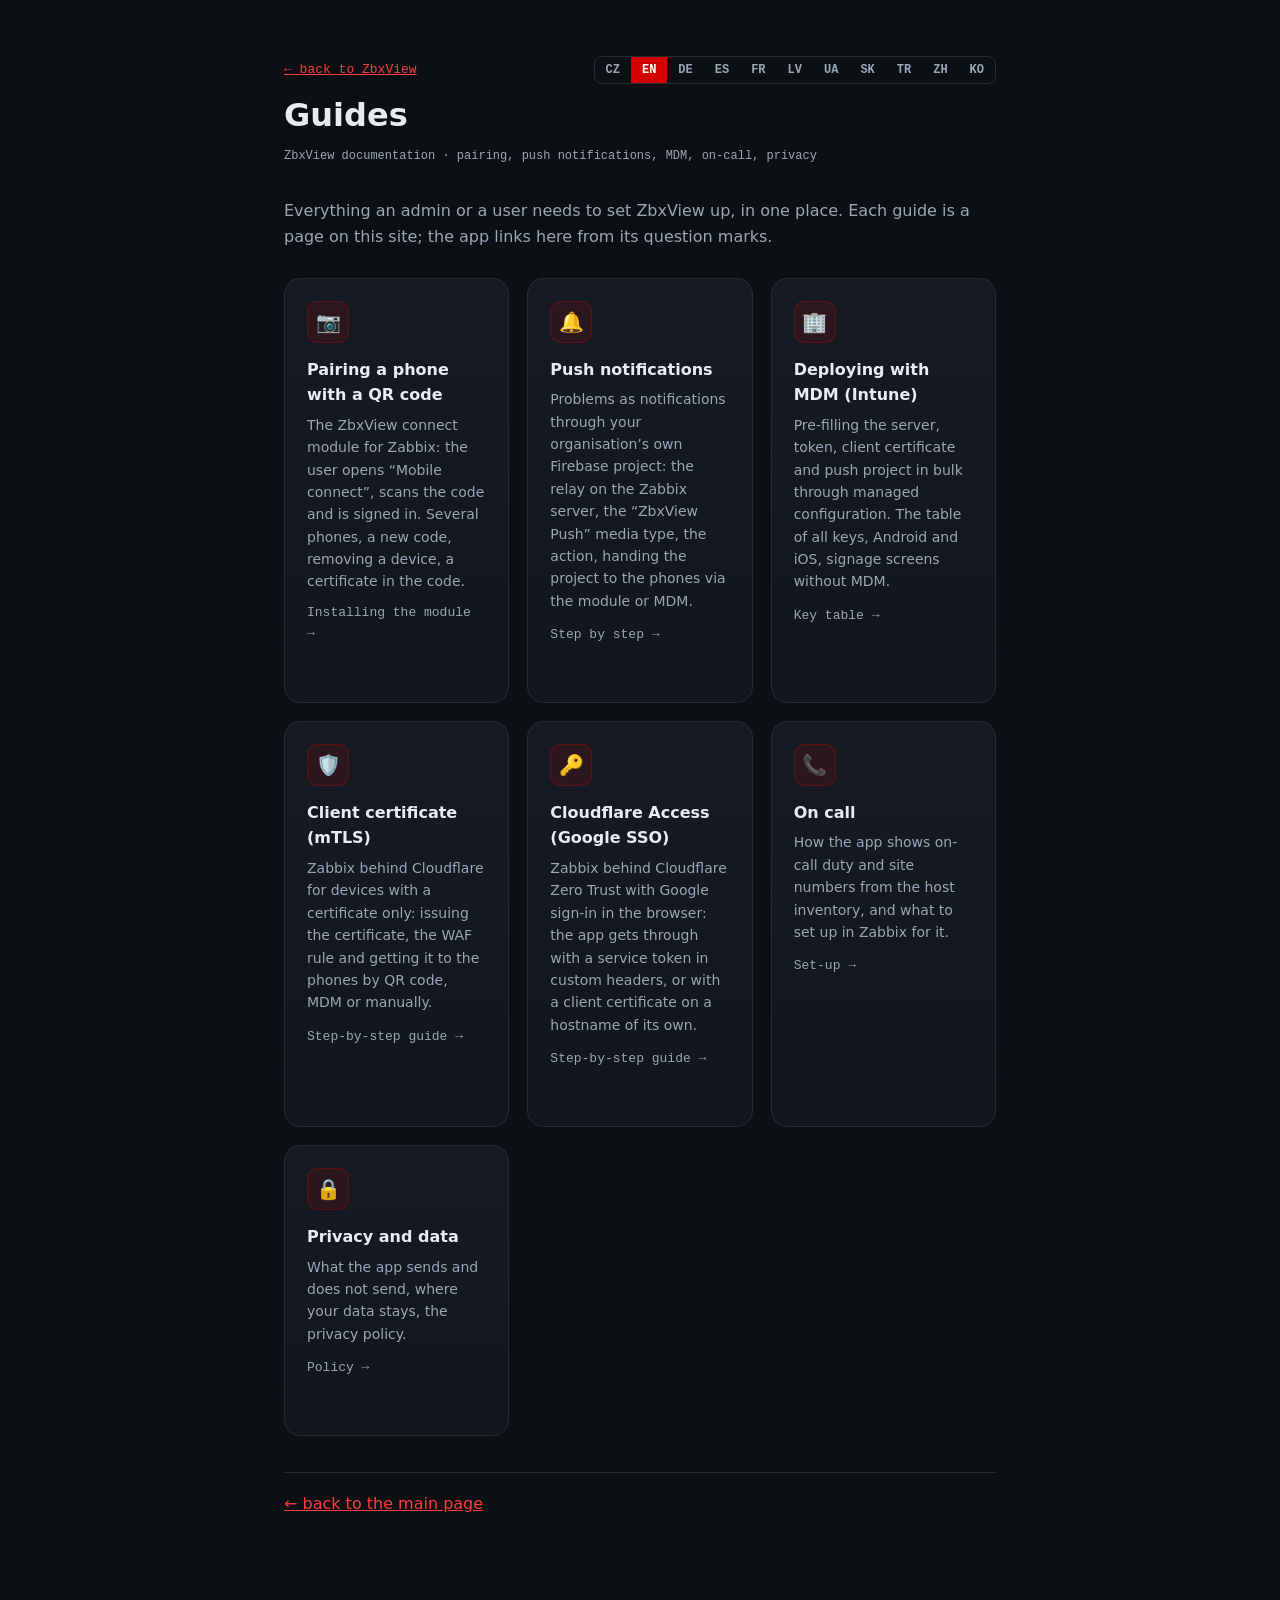
<file: docs.html>
<!doctype html>
<html lang="cs">
<head>
  <meta charset="utf-8" />
  <meta name="viewport" content="width=device-width, initial-scale=1" />
  <title>ZbxView — Návody</title>
  <meta name="description" content="Návody k aplikaci ZbxView: párování QR kódem, push notifikace, nasazení přes MDM, pohotovosti, soukromí." />
  <link rel="icon" href="assets/icon.png" />
  <link rel="stylesheet" href="styles.css" />
</head>
<body>
  <div class="doc">
    <div class="doc-top">
      <a class="back" href="index.html" data-i18n="back">← zpět na ZbxView</a>
      <div class="lang-switch">
        <button class="lang-opt" data-lang="cs">CZ</button>
        <button class="lang-opt" data-lang="en">EN</button>
        <button class="lang-opt" data-lang="de">DE</button>
        <button class="lang-opt" data-lang="es">ES</button>
        <button class="lang-opt" data-lang="fr">FR</button>
        <button class="lang-opt" data-lang="lv">LV</button>
        <button class="lang-opt" data-lang="uk">UA</button>
        <button class="lang-opt" data-lang="sk">SK</button>
        <button class="lang-opt" data-lang="tr">TR</button>
        <button class="lang-opt" data-lang="zh">ZH</button>
        <button class="lang-opt" data-lang="ko">KO</button>
      </div>
    </div>

    <h1 data-i18n="title">Návody</h1>
    <div class="updated" data-i18n="updated">Dokumentace ZbxView · párování, push notifikace, MDM, pohotovosti, soukromí</div>

    <p data-i18n="intro">Vše, co správce nebo uživatel potřebuje k nastavení ZbxView, na jednom místě. Každý návod je stránka tohoto webu; aplikace sem odkazuje ze svých otazníků.</p>

    <div class="grid" style="margin-top:28px;">
      <a class="feat" href="connect.html" style="display:block;text-decoration:none;color:inherit;"><div class="ico">📷</div><h3 data-i18n="d_connect_h">Párování telefonu QR kódem</h3><p data-i18n="d_connect_p">Modul ZbxView connect do Zabbixu: uživatel otevře „Připojení telefonu“, naskenuje kód a je přihlášený. Víc telefonů, nový kód, odebrání zařízení, certifikát v kódu.</p><p style="margin-top:10px;"><span class="back" data-i18n="d_connect_l">Instalace modulu →</span></p></a>
      <a class="feat" href="push.html" style="display:block;text-decoration:none;color:inherit;"><div class="ico">🔔</div><h3 data-i18n="d_push_h">Push notifikace</h3><p data-i18n="d_push_p">Problémy jako notifikace přes vlastní Firebase projekt firmy: relay na Zabbix serveru, typ média „ZbxView Push“, akce, předání projektu do telefonů modulem nebo MDM.</p><p style="margin-top:10px;"><span class="back" data-i18n="d_push_l">Návod krok za krokem →</span></p></a>
      <a class="feat" href="mdm.html" style="display:block;text-decoration:none;color:inherit;"><div class="ico">🏢</div><h3 data-i18n="d_mdm_h">Nasazení přes MDM (Intune)</h3><p data-i18n="d_mdm_p">Předvyplnění serveru, tokenu, klientského certifikátu a push projektu hromadně přes managed configuration. Tabulka všech klíčů, Android i iOS, signage obrazovky bez MDM.</p><p style="margin-top:10px;"><span class="back" data-i18n="d_mdm_l">Tabulka klíčů →</span></p></a>
      <a class="feat" href="mtls.html" style="display:block;text-decoration:none;color:inherit;"><div class="ico">🛡️</div><h3 data-i18n="d_mtls_h">Klientský certifikát (mTLS)</h3><p data-i18n="d_mtls_p">Zabbix za Cloudflare jen pro zařízení s certifikátem: vydání certifikátu, pravidlo WAF a předání do telefonů QR kódem, přes MDM nebo ručně.</p><p style="margin-top:10px;"><span class="back" data-i18n="d_mtls_l">Návod krok za krokem →</span></p></a>
      <a class="feat" href="access.html" style="display:block;text-decoration:none;color:inherit;"><div class="ico">🔑</div><h3 data-i18n="d_access_h">Cloudflare Access (Google SSO)</h3><p data-i18n="d_access_p">Zabbix za Cloudflare Zero Trust s přihlášením Googlem v prohlížeči: aplikace projde service tokenem ve vlastních hlavičkách, nebo klientským certifikátem na vlastním hostname.</p><p style="margin-top:10px;"><span class="back" data-i18n="d_access_l">Návod krok za krokem →</span></p></a>
      <a class="feat" href="oncall.html" style="display:block;text-decoration:none;color:inherit;"><div class="ico">📞</div><h3 data-i18n="d_oncall_h">Pohotovosti</h3><p data-i18n="d_oncall_p">Jak aplikace zobrazuje pohotovosti a čísla poboček z inventáře hostů a co k tomu nastavit v Zabbixu.</p><p style="margin-top:10px;"><span class="back" data-i18n="d_oncall_l">Nastavení →</span></p></a>
      <a class="feat" href="privacy.html" style="display:block;text-decoration:none;color:inherit;"><div class="ico">🔒</div><h3 data-i18n="d_privacy_h">Soukromí a data</h3><p data-i18n="d_privacy_p">Co aplikace posílá a neposílá, kde zůstávají vaše data, zásady ochrany osobních údajů.</p><p style="margin-top:10px;"><span class="back" data-i18n="d_privacy_l">Zásady →</span></p></a>
    </div>

    <p class="doc-foot"><a href="index.html" data-i18n="foot_back">← zpět na hlavní stránku</a></p>
  </div>

  <script>
  (function () {
    var EN = {
      back: '← back to ZbxView',
      title: 'Guides',
      updated: 'ZbxView documentation · pairing, push notifications, MDM, on-call, privacy',
      intro: 'Everything an admin or a user needs to set ZbxView up, in one place. Each guide is a page on this site; the app links here from its question marks.',
      d_connect_h: 'Pairing a phone with a QR code',
      d_connect_p: 'The ZbxView connect module for Zabbix: the user opens “Mobile connect”, scans the code and is signed in. Several phones, a new code, removing a device, a certificate in the code.',
      d_connect_l: 'Installing the module →',
      d_push_h: 'Push notifications',
      d_push_p: 'Problems as notifications through your organisation’s own Firebase project: the relay on the Zabbix server, the “ZbxView Push” media type, the action, handing the project to the phones via the module or MDM.',
      d_push_l: 'Step by step →',
      d_mdm_h: 'Deploying with MDM (Intune)',
      d_mdm_p: 'Pre-filling the server, token, client certificate and push project in bulk through managed configuration. The table of all keys, Android and iOS, signage screens without MDM.',
      d_mdm_l: 'Key table →',
      d_oncall_h: 'On call',
      d_oncall_p: 'How the app shows on-call duty and site numbers from the host inventory, and what to set up in Zabbix for it.',
      d_oncall_l: 'Set-up →',
      d_privacy_h: 'Privacy and data',
      d_privacy_p: 'What the app sends and does not send, where your data stays, the privacy policy.',
      d_privacy_l: 'Policy →',
      foot_back: '← back to the main page',
      __title: 'ZbxView — Guides',
      d_mtls_h: "Client certificate (mTLS)",
      d_mtls_p: "Zabbix behind Cloudflare for devices with a certificate only: issuing the certificate, the WAF rule and getting it to the phones by QR code, MDM or manually.",
      d_mtls_l: "Step-by-step guide →",
      d_access_h: "Cloudflare Access (Google SSO)",
      d_access_p: "Zabbix behind Cloudflare Zero Trust with Google sign-in in the browser: the app gets through with a service token in custom headers, or with a client certificate on a hostname of its own.",
      d_access_l: "Step-by-step guide →"
    };
    var DE = {
      back: '← zurück zu ZbxView',
      title: 'Anleitungen',
      updated: 'ZbxView-Dokumentation · Kopplung, Push-Benachrichtigungen, MDM, Bereitschaft, Datenschutz',
      intro: 'Alles, was ein Admin oder Nutzer zum Einrichten von ZbxView braucht, an einem Ort. Jede Anleitung ist eine Seite dieser Website; die App verlinkt über ihre Fragezeichen hierher.',
      d_connect_h: 'Telefon per QR-Code koppeln',
      d_connect_p: 'Das Modul ZbxView connect für Zabbix: der Nutzer öffnet „Mobile Verbindung“, scannt den Code und ist angemeldet. Mehrere Telefone, neuer Code, Gerät entfernen, Zertifikat im Code.',
      d_connect_l: 'Modul installieren →',
      d_push_h: 'Push-Benachrichtigungen',
      d_push_p: 'Probleme als Benachrichtigungen über das eigene Firebase-Projekt Ihrer Organisation: das Relay auf dem Zabbix-Server, der Medientyp „ZbxView Push“, die Aktion, die Übergabe des Projekts an die Telefone per Modul oder MDM.',
      d_push_l: 'Schritt für Schritt →',
      d_mdm_h: 'Verteilung per MDM (Intune)',
      d_mdm_p: 'Server, Token, Client-Zertifikat und Push-Projekt per Managed Configuration vorbelegen. Tabelle aller Schlüssel, Android und iOS, Signage-Bildschirme ohne MDM.',
      d_mdm_l: 'Schlüsseltabelle →',
      d_oncall_h: 'Bereitschaft',
      d_oncall_p: 'Wie die App Bereitschaften und Standortnummern aus dem Host-Inventar zeigt und was dafür in Zabbix einzurichten ist.',
      d_oncall_l: 'Einrichtung →',
      d_privacy_h: 'Datenschutz und Daten',
      d_privacy_p: 'Was die App sendet und nicht sendet, wo Ihre Daten bleiben, die Datenschutzerklärung.',
      d_privacy_l: 'Erklärung →',
      foot_back: '← zurück zur Hauptseite',
      __title: 'ZbxView — Anleitungen',
      d_mtls_h: "Client-Zertifikat (mTLS)",
      d_mtls_p: "Zabbix hinter Cloudflare nur für Geräte mit Zertifikat: Zertifikat ausstellen, WAF-Regel und Verteilung auf die Telefone per QR-Code, MDM oder manuell.",
      d_mtls_l: "Anleitung Schritt für Schritt →",
      d_access_h: "Cloudflare Access (Google SSO)",
      d_access_p: "Zabbix hinter Cloudflare Zero Trust mit Google-Anmeldung im Browser: Die App kommt mit einem Service-Token in eigenen Headern durch oder mit einem Client-Zertifikat auf eigenem Hostnamen.",
      d_access_l: "Anleitung Schritt für Schritt →"
    };
    var ES = {
      back: '← volver a ZbxView',
      title: 'Guías',
      updated: 'Documentación de ZbxView · emparejamiento, notificaciones push, MDM, guardias, privacidad',
      intro: 'Todo lo que un administrador o un usuario necesita para configurar ZbxView, en un solo lugar. Cada guía es una página de este sitio; la app enlaza aquí desde sus interrogantes.',
      d_connect_h: 'Emparejar el teléfono con un código QR',
      d_connect_p: 'El módulo ZbxView connect para Zabbix: el usuario abre «Conexión móvil», escanea el código y queda conectado. Varios teléfonos, nuevo código, quitar un dispositivo, certificado en el código.',
      d_connect_l: 'Instalar el módulo →',
      d_push_h: 'Notificaciones push',
      d_push_p: 'Problemas como notificaciones a través del proyecto Firebase de su organización: el relay en el servidor Zabbix, el tipo de medio «ZbxView Push», la acción, la entrega del proyecto a los teléfonos por el módulo o MDM.',
      d_push_l: 'Paso a paso →',
      d_mdm_h: 'Despliegue con MDM (Intune)',
      d_mdm_p: 'Rellenar servidor, token, certificado de cliente y proyecto push en masa mediante managed configuration. Tabla de todas las claves, Android e iOS, pantallas de señalización sin MDM.',
      d_mdm_l: 'Tabla de claves →',
      d_oncall_h: 'Guardias',
      d_oncall_p: 'Cómo muestra la app las guardias y los números de centro del inventario de hosts y qué configurar en Zabbix.',
      d_oncall_l: 'Configuración →',
      d_privacy_h: 'Privacidad y datos',
      d_privacy_p: 'Qué envía y qué no envía la app, dónde se quedan sus datos, la política de privacidad.',
      d_privacy_l: 'Política →',
      foot_back: '← volver a la página principal',
      __title: 'ZbxView — Guías',
      d_mtls_h: "Certificado de cliente (mTLS)",
      d_mtls_p: "Zabbix detrás de Cloudflare solo para dispositivos con certificado: emisión del certificado, regla WAF y entrega a los teléfonos por QR, MDM o a mano.",
      d_mtls_l: "Guía paso a paso →",
      d_access_h: "Cloudflare Access (Google SSO)",
      d_access_p: "Zabbix detrás de Cloudflare Zero Trust con inicio de sesión de Google en el navegador: la app pasa con un token de servicio en cabeceras personalizadas o con un certificado de cliente en un nombre de host propio.",
      d_access_l: "Guía paso a paso →"
    };
    var FR = {
      back: '← retour à ZbxView',
      title: 'Guides',
      updated: 'Documentation ZbxView · appairage, notifications push, MDM, astreintes, confidentialité',
      intro: 'Tout ce dont un administrateur ou un utilisateur a besoin pour configurer ZbxView, au même endroit. Chaque guide est une page de ce site ; l’app y renvoie depuis ses points d’interrogation.',
      d_connect_h: 'Appairer un téléphone par QR code',
      d_connect_p: 'Le module ZbxView connect pour Zabbix : l’utilisateur ouvre « Connexion mobile », scanne le code et est connecté. Plusieurs téléphones, nouveau code, retrait d’un appareil, certificat dans le code.',
      d_connect_l: 'Installer le module →',
      d_push_h: 'Notifications push',
      d_push_p: 'Les problèmes en notifications via le projet Firebase de votre organisation : le relais sur le serveur Zabbix, le type de média « ZbxView Push », l’action, la transmission du projet aux téléphones par le module ou le MDM.',
      d_push_l: 'Pas à pas →',
      d_mdm_h: 'Déploiement par MDM (Intune)',
      d_mdm_p: 'Préremplir serveur, jeton, certificat client et projet push en masse via la managed configuration. Tableau de toutes les clés, Android et iOS, écrans d’affichage sans MDM.',
      d_mdm_l: 'Tableau des clés →',
      d_oncall_h: 'Astreintes',
      d_oncall_p: 'Comment l’app affiche les astreintes et les numéros de site depuis l’inventaire des hôtes, et quoi configurer dans Zabbix.',
      d_oncall_l: 'Configuration →',
      d_privacy_h: 'Confidentialité et données',
      d_privacy_p: 'Ce que l’app envoie et n’envoie pas, où restent vos données, la politique de confidentialité.',
      d_privacy_l: 'Politique →',
      foot_back: '← retour à la page principale',
      __title: 'ZbxView — Guides',
      d_mtls_h: "Certificat client (mTLS)",
      d_mtls_p: "Zabbix derrière Cloudflare réservé aux appareils avec certificat : émission du certificat, règle WAF et distribution aux téléphones par QR code, MDM ou manuellement.",
      d_mtls_l: "Guide pas à pas →",
      d_access_h: "Cloudflare Access (Google SSO)",
      d_access_p: "Zabbix derrière Cloudflare Zero Trust avec connexion Google dans le navigateur : l’app passe avec un jeton de service dans des en-têtes personnalisés, ou avec un certificat client sur son propre nom d’hôte.",
      d_access_l: "Guide pas à pas →"
    };
    var LV = {
      back: '← atpakaļ uz ZbxView',
      title: 'Ceļveži',
      updated: 'ZbxView dokumentācija · savienošana, push paziņojumi, MDM, dežūras, privātums',
      intro: 'Viss, kas administratoram vai lietotājam vajadzīgs ZbxView iestatīšanai, vienuviet. Katrs ceļvedis ir šīs vietnes lapa; lietotne uz šejieni norāda ar savām jautājuma zīmēm.',
      d_connect_h: 'Tālruņa savienošana ar QR kodu',
      d_connect_p: 'Modulis ZbxView connect priekš Zabbix: lietotājs atver “Tālruņa savienojums”, noskenē kodu un ir pieteicies. Vairāki tālruņi, jauns kods, ierīces noņemšana, sertifikāts kodā.',
      d_connect_l: 'Moduļa instalēšana →',
      d_push_h: 'Push paziņojumi',
      d_push_p: 'Problēmas kā paziņojumi caur jūsu organizācijas Firebase projektu: relejs Zabbix serverī, multivides tips “ZbxView Push”, darbība, projekta nodošana tālruņiem ar moduli vai MDM.',
      d_push_l: 'Soli pa solim →',
      d_mdm_h: 'Izvietošana ar MDM (Intune)',
      d_mdm_p: 'Servera, marķiera, klienta sertifikāta un push projekta masveida aizpildīšana ar managed configuration. Visu atslēgu tabula, Android un iOS, signage ekrāni bez MDM.',
      d_mdm_l: 'Atslēgu tabula →',
      d_oncall_h: 'Dežūras',
      d_oncall_p: 'Kā lietotne rāda dežūras un objektu numurus no hostu inventāra un kas tam jāiestata Zabbix.',
      d_oncall_l: 'Iestatīšana →',
      d_privacy_h: 'Privātums un dati',
      d_privacy_p: 'Ko lietotne sūta un nesūta, kur paliek jūsu dati, privātuma politika.',
      d_privacy_l: 'Politika →',
      foot_back: '← atpakaļ uz galveno lapu',
      __title: 'ZbxView — Ceļveži',
      d_mtls_h: "Klienta sertifikāts (mTLS)",
      d_mtls_p: "Zabbix aiz Cloudflare tikai ierīcēm ar sertifikātu: sertifikāta izsniegšana, WAF noteikums un nodošana tālruņiem ar QR kodu, caur MDM vai manuāli.",
      d_mtls_l: "Ceļvedis soli pa solim →",
      d_access_h: "Cloudflare Access (Google SSO)",
      d_access_p: "Zabbix aiz Cloudflare Zero Trust ar pieteikšanos ar Google pārlūkā: lietotne tiek cauri ar servisa marķieri pielāgotās galvenēs vai ar klienta sertifikātu savā resursdatora nosaukumā.",
      d_access_l: "Ceļvedis soli pa solim →"
    };
    var UK = {
      "back": "← назад до ZbxView",
      "title": "Посібники",
      "updated": "Документація ZbxView · під’єднання, push-сповіщення, MDM, чергування, конфіденційність",
      "intro": "Усе, що потрібно адміністраторові чи користувачеві для налаштування ZbxView, в одному місці. Кожен посібник — окрема сторінка цього сайту; застосунок посилається сюди зі своїх знаків питання.",
      "d_connect_h": "Під’єднання телефона через QR-код",
      "d_connect_p": "Модуль ZbxView connect для Zabbix: користувач відкриває «Mobile connect», сканує код — і вже ввійшов. Кілька телефонів, новий код, видалення пристрою, сертифікат у коді.",
      "d_connect_l": "Встановлення модуля →",
      "d_push_h": "Push-сповіщення",
      "d_push_p": "Проблеми як сповіщення через власний Firebase-проєкт вашої організації: relay на сервері Zabbix, тип оповіщення «ZbxView Push», дія, передача проєкту на телефони через модуль або MDM.",
      "d_push_l": "Крок за кроком →",
      "d_mdm_h": "Розгортання через MDM (Intune)",
      "d_mdm_p": "Масове попереднє заповнення сервера, токена, клієнтського сертифіката й push-проєкту через керовану конфігурацію. Таблиця всіх ключів, Android та iOS, інформаційні екрани без MDM.",
      "d_mdm_l": "Таблиця ключів →",
      "d_oncall_h": "Чергування",
      "d_oncall_p": "Як застосунок показує чергування й телефонні номери об’єктів з інвентаризації хостів і що для цього налаштувати в Zabbix.",
      "d_oncall_l": "Налаштування →",
      "d_privacy_h": "Конфіденційність і дані",
      "d_privacy_p": "Що застосунок надсилає і чого не надсилає, де залишаються ваші дані, політика конфіденційності.",
      "d_privacy_l": "Політика →",
      "foot_back": "← назад на головну сторінку",
      "__title": "ZbxView — Посібники",
      "d_mtls_h": "Клієнтський сертифікат (mTLS)",
      "d_mtls_p": "Zabbix за Cloudflare лише для пристроїв із сертифікатом: випуск сертифіката, правило WAF і доставка на телефони QR-кодом, через MDM або вручну.",
      "d_mtls_l": "Покроковий посібник →",
      "d_access_h": "Cloudflare Access (Google SSO)",
      "d_access_p": "Zabbix за Cloudflare Zero Trust із входом через Google у браузері: застосунок проходить із сервісним токеном у власних заголовках або з клієнтським сертифікатом на окремому імені хоста.",
      "d_access_l": "Покроковий посібник →"
    };
    var SK = {
      "back": "← späť na ZbxView",
      "title": "Návody",
      "updated": "Dokumentácia ZbxView · párovanie, push notifikácie, MDM, pohotovosti, súkromie",
      "intro": "Všetko, čo správca alebo používateľ potrebuje na nastavenie ZbxView, na jednom mieste. Každý návod je stránka tohto webu; aplikácia sem odkazuje zo svojich otáznikov.",
      "d_connect_h": "Párovanie telefónu QR kódom",
      "d_connect_p": "Modul ZbxView connect pre Zabbix: používateľ otvorí „Mobile connect“, naskenuje kód a je prihlásený. Viac telefónov, nový kód, odstránenie zariadenia, certifikát v kóde.",
      "d_connect_l": "Inštalácia modulu →",
      "d_push_h": "Push notifikácie",
      "d_push_p": "Problémy ako notifikácie cez vlastný Firebase projekt vašej organizácie: relay na Zabbix serveri, typ média „ZbxView Push“, akcia, odovzdanie projektu telefónom cez modul alebo MDM.",
      "d_push_l": "Krok za krokom →",
      "d_mdm_h": "Nasadenie cez MDM (Intune)",
      "d_mdm_p": "Hromadné predvyplnenie servera, tokenu, klientskeho certifikátu a push projektu cez managed configuration. Tabuľka všetkých kľúčov, Android aj iOS, obrazovky signage bez MDM.",
      "d_mdm_l": "Tabuľka kľúčov →",
      "d_oncall_h": "Pohotovosti",
      "d_oncall_p": "Ako aplikácia zobrazuje pohotovosti a čísla pobočiek z inventára hostiteľov a čo pre to nastaviť v Zabbixe.",
      "d_oncall_l": "Nastavenie →",
      "d_privacy_h": "Súkromie a dáta",
      "d_privacy_p": "Čo aplikácia posiela a čo nie, kde zostávajú vaše dáta, zásady ochrany súkromia.",
      "d_privacy_l": "Zásady →",
      "foot_back": "← späť na hlavnú stránku",
      "__title": "ZbxView — Návody",
      "d_mtls_h": "Klientsky certifikát (mTLS)",
      "d_mtls_p": "Zabbix za Cloudflare len pre zariadenia s certifikátom: vydanie certifikátu, pravidlo WAF a doručenie do telefónov QR kódom, cez MDM alebo ručne.",
      "d_mtls_l": "Návod krok za krokom →",
      "d_access_h": "Cloudflare Access (Google SSO)",
      "d_access_p": "Zabbix za Cloudflare Zero Trust s prihlásením cez Google v prehliadači: aplikácia prejde so service tokenom vo vlastných hlavičkách alebo s klientskym certifikátom na vlastnom názve hostiteľa.",
      "d_access_l": "Návod krok za krokom →"
    };
    var TR = {
      "back": "← ZbxView'a dön",
      "title": "Kılavuzlar",
      "updated": "ZbxView belgeleri · eşleştirme, push bildirimleri, MDM, nöbet, gizlilik",
      "intro": "Bir yöneticinin veya kullanıcının ZbxView'u kurmak için ihtiyaç duyduğu her şey tek yerde. Her kılavuz bu sitede bir sayfadır; uygulama soru işaretlerinden buraya bağlantı verir.",
      "d_connect_h": "Telefonu QR koduyla eşleştirme",
      "d_connect_p": "Zabbix için ZbxView connect modülü: kullanıcı “Mobile connect”i açar, kodu tarar ve oturum açılmış olur. Birden çok telefon, yeni kod, cihaz kaldırma, kodda sertifika.",
      "d_connect_l": "Modülü kurma →",
      "d_push_h": "Push bildirimleri",
      "d_push_p": "Kuruluşunuzun kendi Firebase projesi üzerinden bildirim olarak sorunlar: Zabbix sunucusundaki relay, “ZbxView Push” medya türü, eylem, projenin modül veya MDM ile telefonlara verilmesi.",
      "d_push_l": "Adım adım →",
      "d_mdm_h": "MDM (Intune) ile dağıtım",
      "d_mdm_p": "Sunucu, token, istemci sertifikası ve push projesinin managed configuration ile toplu olarak önceden doldurulması. Tüm anahtarların tablosu, Android ve iOS, MDM olmadan bilgi ekranları.",
      "d_mdm_l": "Anahtar tablosu →",
      "d_oncall_h": "Nöbet",
      "d_oncall_p": "Uygulamanın nöbet görevlerini ve host envanterindeki şube numaralarını nasıl gösterdiği ve bunun için Zabbix'te neyin ayarlanması gerektiği.",
      "d_oncall_l": "Kurulum →",
      "d_privacy_h": "Gizlilik ve veriler",
      "d_privacy_p": "Uygulamanın ne gönderdiği ve ne göndermediği, verilerinizin nerede kaldığı, gizlilik politikası.",
      "d_privacy_l": "Politika →",
      "foot_back": "← ana sayfaya dön",
      "__title": "ZbxView — Kılavuzlar",
      "d_mtls_h": "İstemci sertifikası (mTLS)",
      "d_mtls_p": "Yalnızca sertifikalı cihazlar için Cloudflare arkasında Zabbix: sertifikayı oluşturma, WAF kuralı ve sertifikayı QR kodu, MDM veya elle telefonlara aktarma.",
      "d_mtls_l": "Adım adım kılavuz →",
      "d_access_h": "Cloudflare Access (Google SSO)",
      "d_access_p": "Tarayıcıda Google ile oturum açılan Cloudflare Zero Trust arkasında Zabbix: uygulama özel başlıklarda bir servis token'ıyla ya da kendine ait bir ana bilgisayar adında istemci sertifikasıyla geçer.",
      "d_access_l": "Adım adım kılavuz →"
    };
    var ZH = {
      "back": "← 返回 ZbxView",
      "title": "指南",
      "updated": "ZbxView 文档 · 配对、推送通知、MDM、值班、隐私",
      "intro": "管理员或用户设置 ZbxView 所需的一切，尽在此处。每篇指南都是本网站上的一个页面；应用中的问号会链接到这里。",
      "d_connect_h": "使用二维码配对手机",
      "d_connect_p": "适用于 Zabbix 的 ZbxView connect 模块：用户打开“Mobile connect”，扫描代码即可登录。多部手机、新代码、移除设备、代码中的证书。",
      "d_connect_l": "安装模块 →",
      "d_push_h": "推送通知",
      "d_push_p": "通过您组织自己的 Firebase 项目将问题作为通知推送：Zabbix 服务器上的 relay、“ZbxView Push”媒介类型、动作，以及通过模块或 MDM 将项目分发到手机。",
      "d_push_l": "分步说明 →",
      "d_mdm_h": "使用 MDM (Intune) 部署",
      "d_mdm_p": "通过托管配置批量预填服务器、令牌、客户端证书和推送项目。所有配置键的表格（Android 和 iOS），以及无 MDM 的标牌屏幕。",
      "d_mdm_l": "配置键表 →",
      "d_oncall_h": "值班",
      "d_oncall_p": "应用如何根据主机资产记录显示值班人员和站点电话号码，以及需要在 Zabbix 中进行哪些设置。",
      "d_oncall_l": "设置 →",
      "d_privacy_h": "隐私与数据",
      "d_privacy_p": "应用发送什么、不发送什么，您的数据保存在哪里，以及隐私政策。",
      "d_privacy_l": "政策 →",
      "foot_back": "← 返回主页",
      "__title": "ZbxView — 指南",
      "d_mtls_h": "客户端证书 (mTLS)",
      "d_mtls_p": "Cloudflare 后面的 Zabbix 仅对持有证书的设备开放：签发证书、WAF 规则，以及通过二维码、MDM 或手动方式分发到手机。",
      "d_mtls_l": "分步指南 →",
      "d_access_h": "Cloudflare Access (Google SSO)",
      "d_access_p": "Zabbix 位于 Cloudflare Zero Trust 之后，浏览器使用 Google 登录：应用通过自定义头中的服务令牌，或在专用主机名上使用客户端证书访问。",
      "d_access_l": "分步指南 →"
    };
    var KO = {
      "back": "← ZbxView로 돌아가기",
      "title": "가이드",
      "updated": "ZbxView 문서 · 페어링, 푸시 알림, MDM, 당직, 개인정보",
      "intro": "관리자나 사용자가 ZbxView를 설정하는 데 필요한 모든 것을 한곳에 모았습니다. 각 가이드는 이 사이트의 페이지이며, 앱의 물음표 아이콘이 이곳으로 연결됩니다.",
      "d_connect_h": "QR 코드로 휴대폰 페어링",
      "d_connect_p": "Zabbix용 ZbxView connect 모듈: 사용자가 “Mobile connect”를 열고 코드를 스캔하면 로그인됩니다. 여러 휴대폰, 새 코드, 기기 삭제, 코드에 포함된 인증서.",
      "d_connect_l": "모듈 설치 →",
      "d_push_h": "푸시 알림",
      "d_push_p": "조직의 자체 Firebase 프로젝트를 통해 문제를 알림으로: Zabbix 서버의 릴레이, “ZbxView Push” 미디어 유형, 액션, 모듈이나 MDM으로 프로젝트를 휴대폰에 전달.",
      "d_push_l": "단계별 안내 →",
      "d_mdm_h": "MDM(Intune)으로 배포",
      "d_mdm_p": "관리형 구성으로 서버, 토큰, 클라이언트 인증서, 푸시 프로젝트를 일괄 사전 입력. Android와 iOS의 모든 키 표, MDM 없는 사이니지 화면.",
      "d_mdm_l": "키 표 →",
      "d_oncall_h": "당직",
      "d_oncall_p": "앱이 호스트 인벤토리에서 당직과 사이트 전화번호를 표시하는 방법과 이를 위해 Zabbix에서 설정할 내용.",
      "d_oncall_l": "설정 →",
      "d_privacy_h": "개인정보와 데이터",
      "d_privacy_p": "앱이 보내는 것과 보내지 않는 것, 데이터가 머무는 곳, 개인정보 처리방침.",
      "d_privacy_l": "방침 →",
      "foot_back": "← 메인 페이지로 돌아가기",
      "__title": "ZbxView — 가이드",
      "d_mtls_h": "클라이언트 인증서 (mTLS)",
      "d_mtls_p": "인증서가 있는 기기만 접속하는 Cloudflare 뒤의 Zabbix: 인증서 발급, WAF 규칙, QR 코드·MDM·수동으로 휴대폰에 배포.",
      "d_mtls_l": "단계별 가이드 →",
      "d_access_h": "Cloudflare Access (Google SSO)",
      "d_access_p": "브라우저에서 Google 로그인을 사용하는 Cloudflare Zero Trust 뒤의 Zabbix: 앱은 사용자 지정 헤더의 서비스 토큰이나 별도 호스트 이름의 클라이언트 인증서로 통과합니다.",
      "d_access_l": "단계별 가이드 →"
    };
    var DICTS = { en: EN, de: DE, es: ES, fr: FR, lv: LV, uk: UK, sk: SK, tr: TR, zh: ZH, ko: KO };
    var htmlEl = document.documentElement;
    var descEl = document.querySelector('meta[name="description"]');
    htmlEl.__csTitle = document.title;
    htmlEl.__csDesc = descEl ? descEl.getAttribute('content') : '';

    function apply(lang) {
      // cs is the markup itself; a language this page has no text for reads English
      var dict = DICTS[lang] || (lang === 'cs' ? null : EN);
      var nodes = document.querySelectorAll('[data-i18n]');
      for (var i = 0; i < nodes.length; i++) {
        var el = nodes[i], key = el.getAttribute('data-i18n');
        if (el.__cs == null) el.__cs = el.innerHTML;
        el.innerHTML = (dict && dict[key] != null) ? dict[key] : el.__cs;
      }
      document.title = dict ? dict.__title : htmlEl.__csTitle;
      if (descEl) descEl.setAttribute('content', dict ? dict.__desc : htmlEl.__csDesc);
      htmlEl.lang = lang === 'zh' ? 'zh-Hans' : lang;
      try { localStorage.setItem('zbxlang', lang); } catch (e) {}
      var opts = document.querySelectorAll('.lang-opt');
      for (var j = 0; j < opts.length; j++) opts[j].classList.toggle('active', opts[j].dataset.lang === lang);
    }
    var opts = document.querySelectorAll('.lang-opt');
    for (var k = 0; k < opts.length; k++) {
      opts[k].addEventListener('click', function () { apply(this.dataset.lang); });
    }
    var saved; try { saved = localStorage.getItem('zbxlang'); } catch (e) {}
    var nav = (navigator.language || '').slice(0, 2).toLowerCase();
    var lang = saved
      || (nav === 'cs' ? 'cs' : (DICTS[nav] ? nav : 'en'));
    apply(lang);
  })();
  </script>
</body>
</html>
</file>
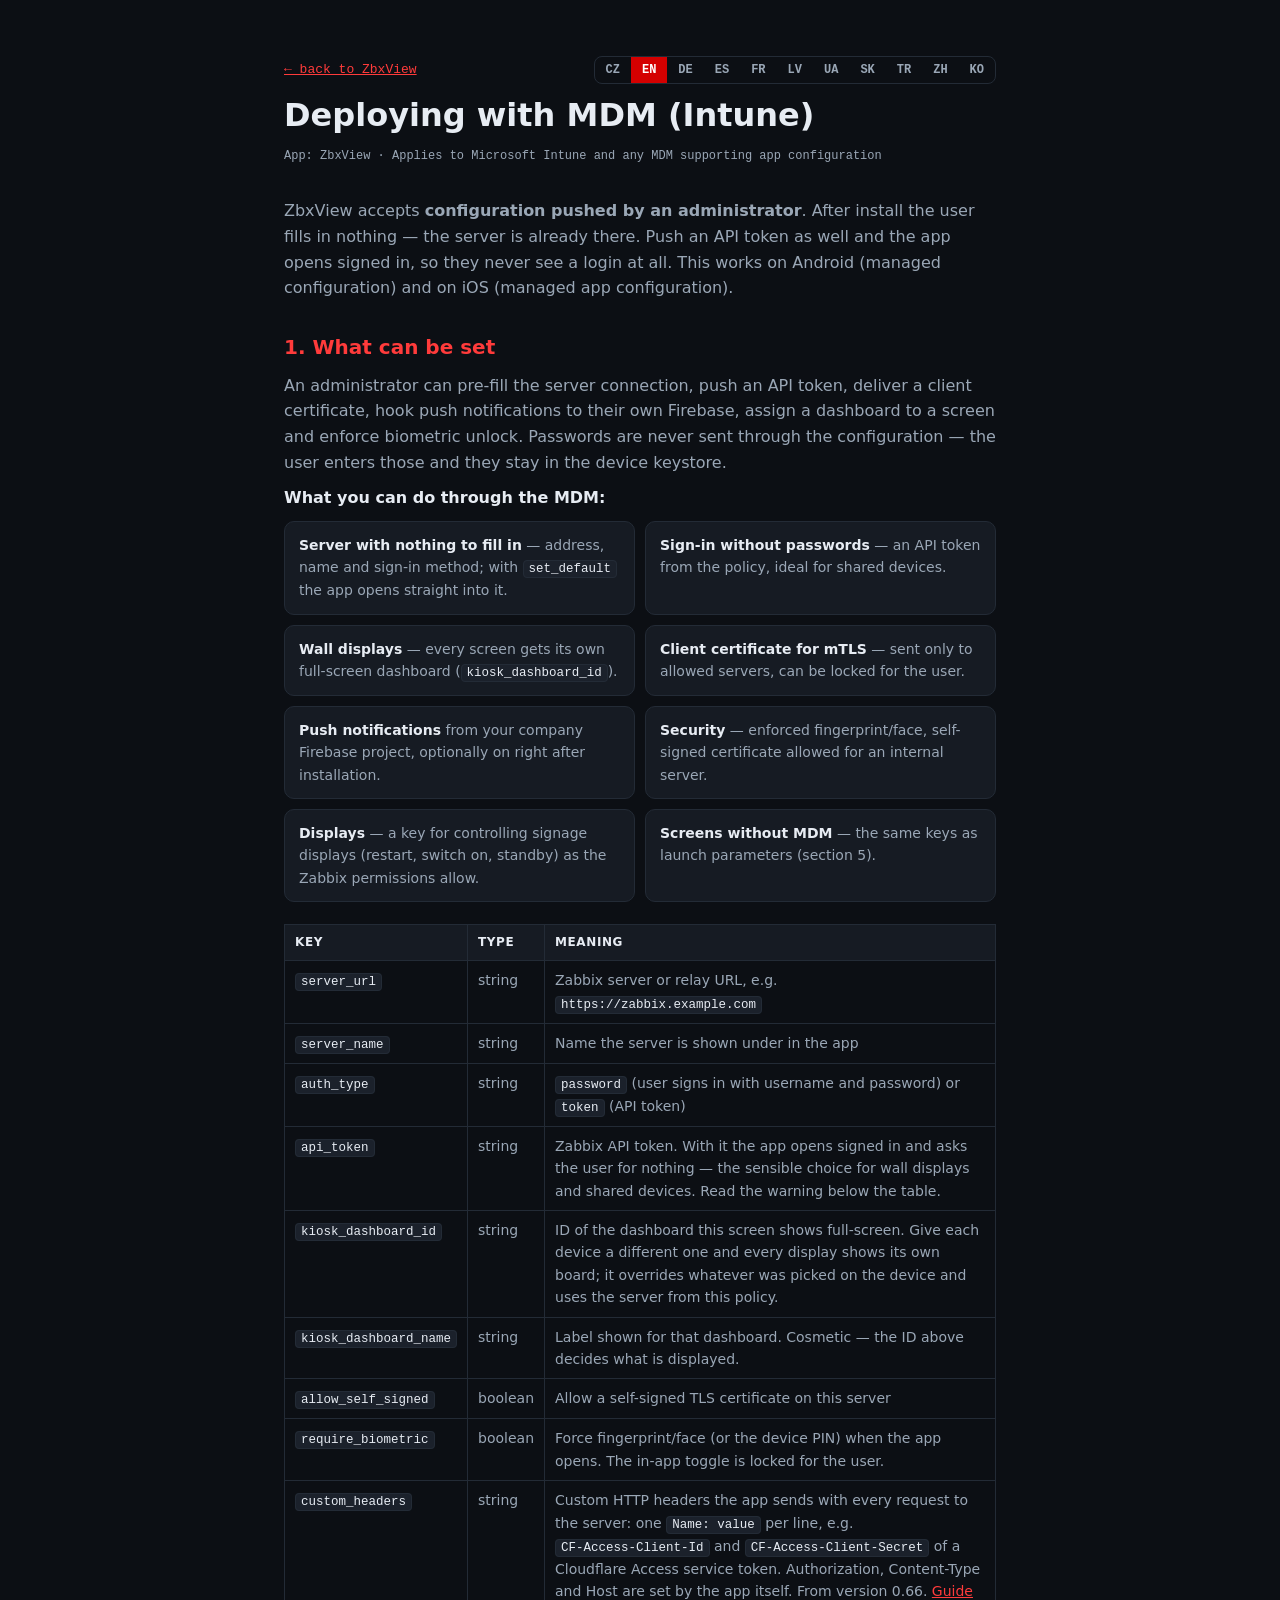
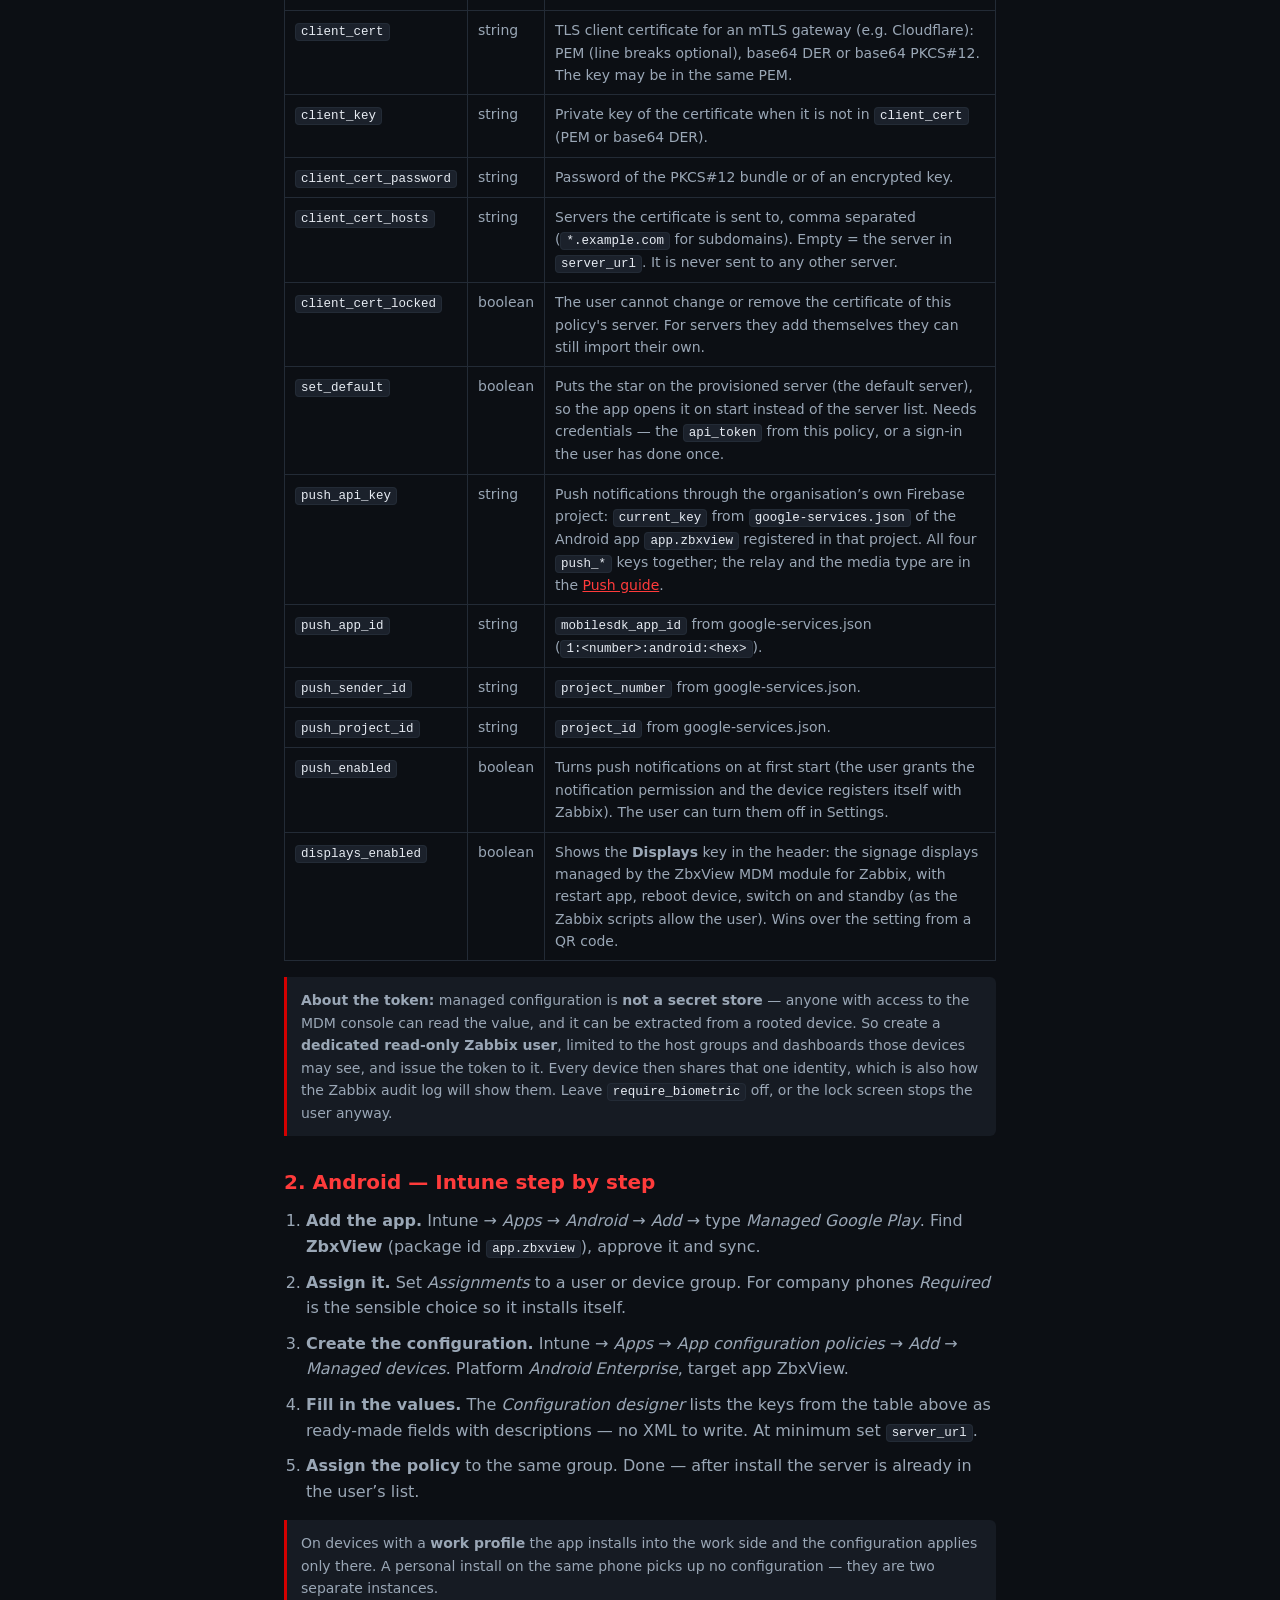
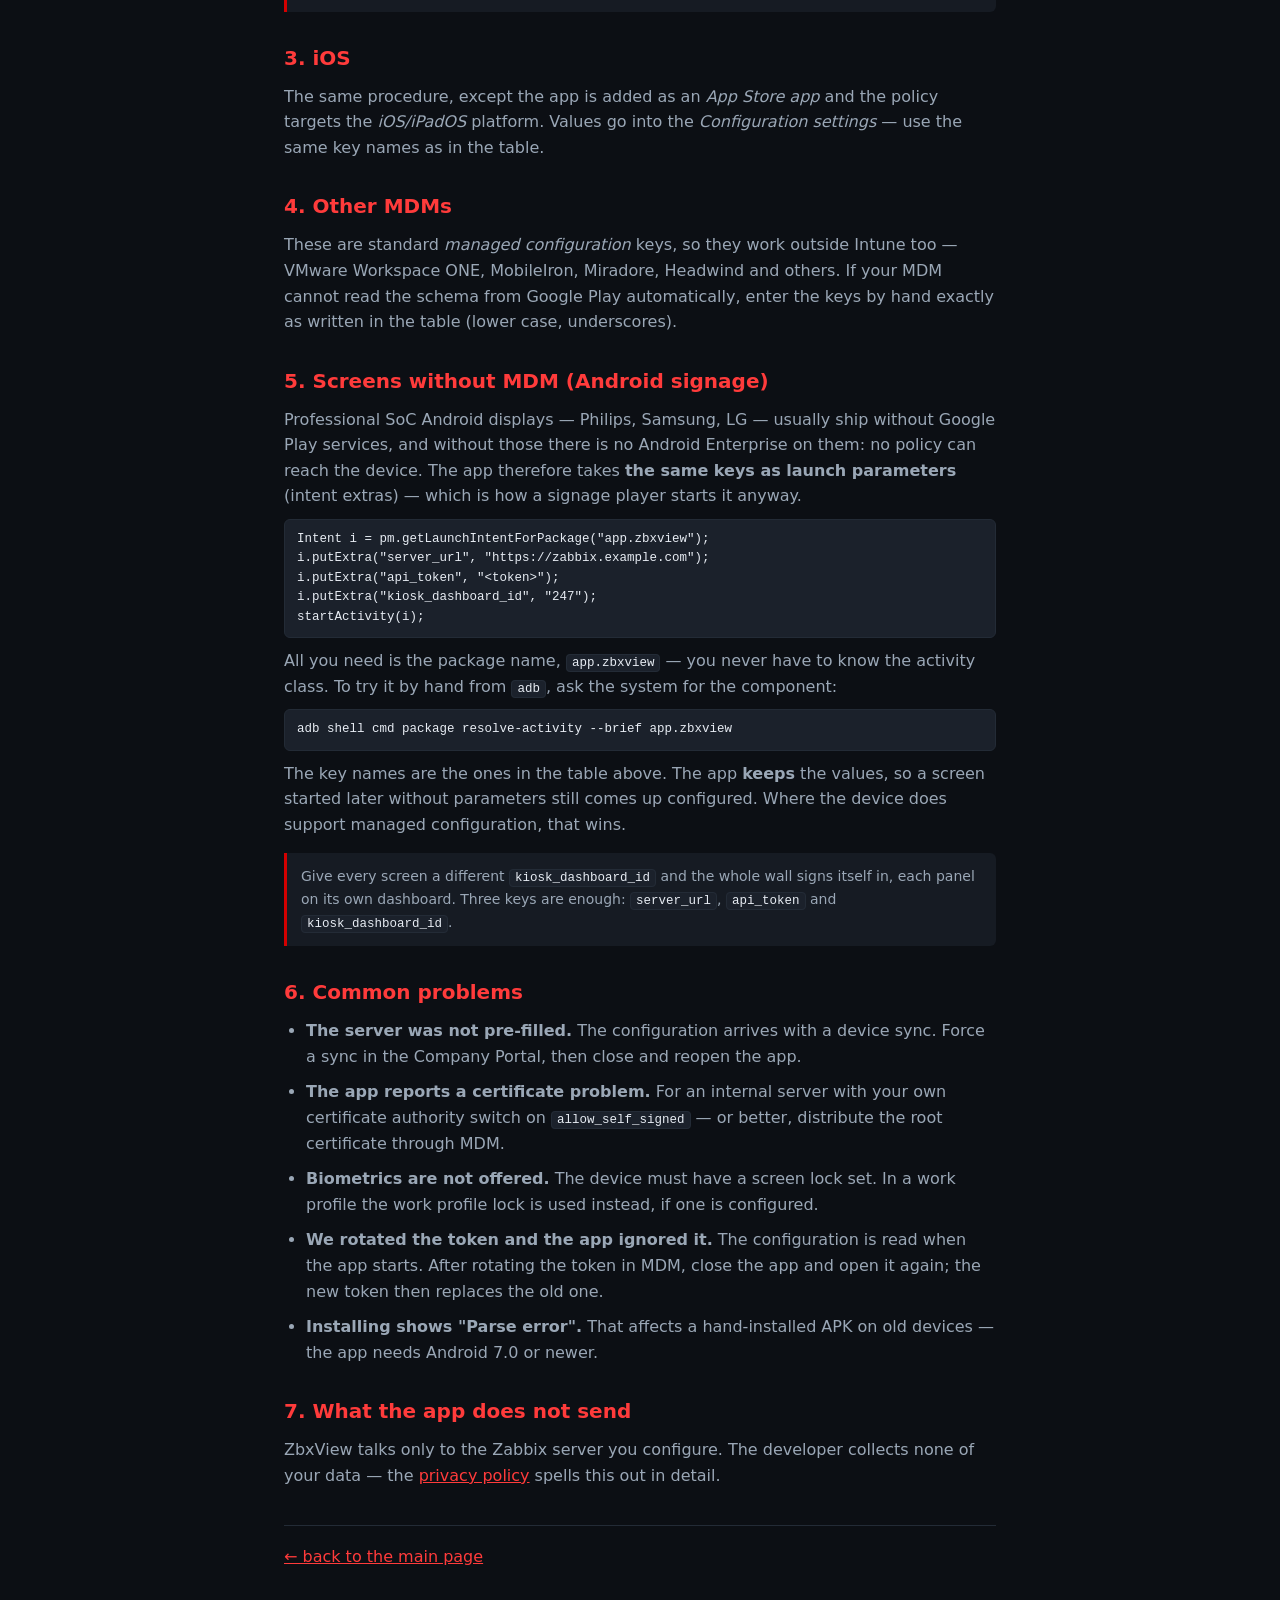
<file: mdm.html>
<!doctype html>
<html lang="cs">
<head>
  <meta charset="utf-8" />
  <meta name="viewport" content="width=device-width, initial-scale=1" />
  <title>ZbxView — Nasazení přes MDM (Intune)</title>
  <meta name="description" content="Jak nasadit a předkonfigurovat aplikaci ZbxView přes Microsoft Intune nebo jiné MDM — app configuration, klíče, work profile." />
  <link rel="icon" href="assets/icon.png" />
  <link rel="stylesheet" href="styles.css" />
</head>
<body>
  <div class="doc">
    <div class="doc-top">
      <a class="back" href="index.html" data-i18n="back">← zpět na ZbxView</a>
      <div class="lang-switch">
        <button class="lang-opt" data-lang="cs">CZ</button>
        <button class="lang-opt" data-lang="en">EN</button>
        <button class="lang-opt" data-lang="de">DE</button>
        <button class="lang-opt" data-lang="es">ES</button>
        <button class="lang-opt" data-lang="fr">FR</button>
        <button class="lang-opt" data-lang="lv">LV</button>
        <button class="lang-opt" data-lang="uk">UA</button>
        <button class="lang-opt" data-lang="sk">SK</button>
        <button class="lang-opt" data-lang="tr">TR</button>
        <button class="lang-opt" data-lang="zh">ZH</button>
        <button class="lang-opt" data-lang="ko">KO</button>
      </div>
    </div>

    <h1 data-i18n="title">Nasazení přes MDM (Intune)</h1>
    <div class="updated" data-i18n="updated">Aplikace: ZbxView · Platí pro Microsoft Intune a další MDM podporující app configuration</div>

    <p data-i18n="intro">ZbxView umí přijmout <strong>konfiguraci od správce</strong>. Uživatel pak po instalaci nemusí nic vyplňovat — server je předvyplněný. Pokud pošlete i API token, je aplikace rovnou přihlášená a uživatel se nepřihlašuje vůbec. Funguje to na Androidu (Managed configuration) i na iOS (Managed app configuration).</p>

    <h2 data-i18n="s1_h">1. Co jde nastavit</h2>
    <p data-i18n="s1_p">Správce může předvyplnit připojení k serveru, poslat API token, poslat klientský certifikát, napojit push notifikace na vlastní Firebase, přiřadit obrazovce dashboard a vynutit biometrické odemčení. Hesla se konfigurací neposílají nikdy — ta zadává uživatel sám a zůstávají v úložišti zařízení.</p>
    <p class="caps-h" data-i18n="caps_h">Co všechno jde přes MDM udělat:</p>
    <ul class="caps">
      <li data-i18n="cap1"><strong>Server bez vyplňování</strong> — adresa, název a způsob přihlášení; s <code>set_default</code> se aplikace otevře rovnou v něm.</li>
      <li data-i18n="cap2"><strong>Přihlášení bez hesla</strong> — API token z politiky, ideální pro sdílená zařízení.</li>
      <li data-i18n="cap3"><strong>Nástěnky na zeď</strong> — každé obrazovce vlastní dashboard přes celou plochu (<code>kiosk_dashboard_id</code>).</li>
      <li data-i18n="cap4"><strong>Klientský certifikát pro mTLS</strong> — posílá se jen na povolené servery, lze ho uživateli zamknout.</li>
      <li data-i18n="cap5"><strong>Push notifikace</strong> z firemního Firebase projektu, volitelně zapnuté hned po instalaci.</li>
      <li data-i18n="cap6"><strong>Zabezpečení</strong> — vynucený otisk/obličej, povolení self-signed certifikátu interního serveru.</li>
      <li data-i18n="cap7"><strong>Displeje</strong> — tlačítko pro ovládání signage displejů (restart, zapnutí, uspání) podle práv ze Zabbixu.</li>
      <li data-i18n="cap8"><strong>Obrazovky bez MDM</strong> — tytéž klíče jako parametry spuštění (sekce 5).</li>
    </ul>

    <table class="tbl">
      <thead>
        <tr>
          <th data-i18n="th_key">Klíč</th>
          <th data-i18n="th_type">Typ</th>
          <th data-i18n="th_meaning">Význam</th>
        </tr>
      </thead>
      <tbody>
        <tr>
          <td><code>server_url</code></td>
          <td data-i18n="t_string">řetězec</td>
          <td data-i18n="k_url">Adresa Zabbix serveru nebo relay, např. <code>https://zabbix.example.com</code></td>
        </tr>
        <tr>
          <td><code>server_name</code></td>
          <td data-i18n="t_string2">řetězec</td>
          <td data-i18n="k_name">Název, pod kterým se server v aplikaci zobrazí</td>
        </tr>
        <tr>
          <td><code>auth_type</code></td>
          <td data-i18n="t_string3">řetězec</td>
          <td data-i18n="k_auth"><code>password</code> (uživatel se přihlásí jménem a heslem) nebo <code>token</code> (API token)</td>
        </tr>
        <tr>
          <td><code>api_token</code></td>
          <td data-i18n="t_string4">řetězec</td>
          <td data-i18n="k_token">Zabbix API token. Aplikace se s ním otevře přihlášená a nikoho se na nic neptá — vhodné pro nástěnky na zdi a sdílená zařízení. Přečtěte si upozornění pod tabulkou.</td>
        </tr>
        <tr>
          <td><code>kiosk_dashboard_id</code></td>
          <td data-i18n="t_string4">řetězec</td>
          <td data-i18n="k_kdash">ID dashboardu, který obrazovka zobrazí přes celou plochu. Každému zařízení dejte jiné a každý displej ukáže svou nástěnku; přebije volbu na zařízení a použije server z této politiky.</td>
        </tr>
        <tr>
          <td><code>kiosk_dashboard_name</code></td>
          <td data-i18n="t_string4">řetězec</td>
          <td data-i18n="k_kname">Popisek toho dashboardu. Jen kosmetický — co se zobrazí, rozhoduje ID výše.</td>
        </tr>
        <tr>
          <td><code>allow_self_signed</code></td>
          <td data-i18n="t_bool">ano/ne</td>
          <td data-i18n="k_self">Povolí self-signed TLS certifikát na tomto serveru</td>
        </tr>
        <tr>
          <td><code>require_biometric</code></td>
          <td data-i18n="t_bool2">ano/ne</td>
          <td data-i18n="k_bio">Vynutí otisk/obličej (nebo PIN zařízení) při otevření aplikace. Přepínač v Nastavení se uživateli zamkne.</td>
        </tr>
        <tr>
          <td><code>custom_headers</code></td>
          <td data-i18n="t_string5">řetězec</td>
          <td data-i18n="k_hdr">Vlastní HTTP hlavičky, které aplikace posílá s každým požadavkem na server: jedna <code>Název: hodnota</code> na řádek, např. <code>CF-Access-Client-Id</code> a <code>CF-Access-Client-Secret</code> service tokenu Cloudflare Access. Authorization, Content-Type a Host nastavuje aplikace sama. Od verze 0.66. <a href="access.html">Návod</a></td>
        </tr>
        <tr>
          <td><code>client_cert</code></td>
          <td data-i18n="t_string5">řetězec</td>
          <td data-i18n="k_ccert">Klientský TLS certifikát pro bránu s mTLS (např. Cloudflare): PEM (i bez zalomení řádků), base64 DER nebo base64 PKCS#12. Klíč může být ve stejném PEM.</td>
        </tr>
        <tr>
          <td><code>client_key</code></td>
          <td data-i18n="t_string6">řetězec</td>
          <td data-i18n="k_ckey">Privátní klíč k certifikátu, pokud není v <code>client_cert</code> (PEM nebo base64 DER).</td>
        </tr>
        <tr>
          <td><code>client_cert_password</code></td>
          <td data-i18n="t_string7">řetězec</td>
          <td data-i18n="k_cpw">Heslo k PKCS#12, případně k zašifrovanému klíči.</td>
        </tr>
        <tr>
          <td><code>client_cert_hosts</code></td>
          <td data-i18n="t_string8">řetězec</td>
          <td data-i18n="k_chosts">Servery, kterým se certifikát posílá, oddělené čárkou (<code>*.example.com</code> pro subdomény). Prázdné = server z <code>server_url</code>. Jinému serveru se certifikát nikdy nepošle.</td>
        </tr>
        <tr>
          <td><code>client_cert_locked</code></td>
          <td data-i18n="t_bool4">ano/ne</td>
          <td data-i18n="k_clock">Certifikát serveru z této politiky si uživatel nemůže změnit ani odebrat. Pro servery, které si přidá sám, může dál nahrát vlastní.</td>
        </tr>
        <tr>
          <td><code>set_default</code></td>
          <td data-i18n="t_bool3">ano/ne</td>
          <td data-i18n="k_default">Označí nasazený server hvězdičkou (výchozí server), takže se aplikace po spuštění otevře rovnou v něm místo seznamu serverů. Potřebuje přihlašovací údaje — <code>api_token</code> z této politiky, nebo přihlášení, které uživatel jednou provedl.</td>
        </tr>
        <tr>
          <td><code>push_api_key</code></td>
          <td data-i18n="t_string8">text</td>
          <td data-i18n="k_pkey">Push notifikace přes vlastní Firebase projekt firmy: <code>current_key</code> z <code>google-services.json</code> Android aplikace <code>app.zbxview</code> zaregistrované v tom projektu. Všechny čtyři klíče <code>push_*</code> spolu; relay a typ média popisuje <a href="push.html">návod Push</a>.</td>
        </tr>
        <tr>
          <td><code>push_app_id</code></td>
          <td data-i18n="t_string8">text</td>
          <td data-i18n="k_papp"><code>mobilesdk_app_id</code> z google-services.json (<code>1:&lt;číslo&gt;:android:&lt;hex&gt;</code>).</td>
        </tr>
        <tr>
          <td><code>push_sender_id</code></td>
          <td data-i18n="t_string8">text</td>
          <td data-i18n="k_psender"><code>project_number</code> z google-services.json.</td>
        </tr>
        <tr>
          <td><code>push_project_id</code></td>
          <td data-i18n="t_string8">text</td>
          <td data-i18n="k_pproject"><code>project_id</code> z google-services.json.</td>
        </tr>
        <tr>
          <td><code>push_enabled</code></td>
          <td data-i18n="t_bool4">ano/ne</td>
          <td data-i18n="k_pon">Zapne push notifikace při prvním spuštění (uživatel povolí notifikace a zařízení se samo zaregistruje do Zabbixu). Uživatel je může v Nastavení vypnout.</td>
        </tr>
        <tr>
          <td><code>displays_enabled</code></td>
          <td data-i18n="t_bool4">ano/ne</td>
          <td data-i18n="k_disp">Zobrazí v hlavičce tlačítko <strong>Displeje</strong>: signage displeje spravované modulem ZbxView MDM pro Zabbix s povely restart aplikace, restart zařízení, zapnout a uspat (podle toho, co uživateli dovolí skripty v Zabbixu). Má přednost před nastavením z QR kódu.</td>
        </tr>
      </tbody>
    </table>

    <div class="note" data-i18n="note_token"><strong>K tokenu:</strong> managed configuration <strong>není trezor</strong> — hodnotu vidí každý, kdo má přístup do konzole MDM, a z rootnutého zařízení se dá vytáhnout. Vytvořte proto v Zabbixu <strong>vyhrazeného uživatele s právy jen ke čtení</strong>, omezeného na skupiny hostů a nástěnky, které mají tato zařízení vidět, a token vydejte jemu. Všechna zařízení pak sdílejí jednu identitu — tak je uvidíte i v auditním logu Zabbixu. A nechte <code>require_biometric</code> vypnuté, jinak uživatele stejně zastaví zámek.</div>

    <h2 data-i18n="s2_h">2. Android — Intune krok za krokem</h2>
    <ol>
      <li data-i18n="a1"><strong>Přidání aplikace.</strong> Intune → <em>Aplikace</em> → <em>Android</em> → <em>Přidat</em> → typ <em>Spravovaný Google Play</em>. Najděte <strong>ZbxView</strong> (ID balíčku <code>app.zbxview</code>), schvalte ji a synchronizujte.</li>
      <li data-i18n="a2"><strong>Přiřazení.</strong> U aplikace nastavte <em>Přiřazení</em> na skupinu uživatelů nebo zařízení. Pro firemní telefony doporučuji <em>Povinné</em>, aby se nainstalovala sama.</li>
      <li data-i18n="a3"><strong>Konfigurace.</strong> Intune → <em>Aplikace</em> → <em>Zásady konfigurace aplikací</em> → <em>Přidat</em> → <em>Spravovaná zařízení</em>. Platforma <em>Android Enterprise</em>, cílová aplikace ZbxView.</li>
      <li data-i18n="a4"><strong>Vyplnění hodnot.</strong> V <em>Konfiguračním návrháři</em> uvidíte klíče z tabulky výše jako hotová pole i s popisem — nemusíte psát žádné XML. Vyplňte aspoň <code>server_url</code>.</li>
      <li data-i18n="a5"><strong>Přiřazení zásady</strong> na stejnou skupinu. Hotovo — po instalaci má uživatel server rovnou v seznamu.</li>
    </ol>

    <div class="note" data-i18n="note_wp">Na zařízeních s <strong>pracovním profilem</strong> se aplikace nainstaluje do pracovní části a konfigurace platí jen tam. Soukromá instalace ze stejného telefonu si žádnou konfiguraci nevezme — jsou to dvě oddělené instance.</div>

    <h2 data-i18n="s3_h">3. iOS</h2>
    <p data-i18n="s3_p">Postup je stejný, jen se aplikace přidává jako <em>Aplikace z App Storu</em> a zásada se dělá pro platformu <em>iOS/iPadOS</em>. Hodnoty se vyplňují ve <em>Zprostředkovateli konfigurace</em> — použijte stejné názvy klíčů jako v tabulce.</p>

    <h2 data-i18n="s4_h">4. Jiné MDM</h2>
    <p data-i18n="s4_p">Klíče jsou standardní <em>managed configuration</em>, takže fungují i mimo Intune — VMware Workspace ONE, MobileIron, Miradore, Headwind a další. Pokud vaše MDM neumí načíst schéma z Google Play automaticky, zadejte klíče ručně přesně tak, jak jsou napsané v tabulce (malá písmena, podtržítka).</p>

    <h2 data-i18n="s5_h">5. Obrazovky bez MDM (Android signage)</h2>
    <p data-i18n="s5_p">Profesionální displeje se SoC Androidem — Philips, Samsung, LG — zpravidla nemají Google Play services, a bez nich na nich Android Enterprise neexistuje: žádná politika se k nim nedoručí. Aplikace proto přijímá <strong>tytéž klíče i jako parametry spuštění</strong> (intent extras) — což je způsob, jakým ji signage přehrávač stejně startuje.</p>
    <pre><code>Intent i = pm.getLaunchIntentForPackage("app.zbxview");
i.putExtra("server_url", "https://zabbix.example.com");
i.putExtra("api_token", "&lt;token&gt;");
i.putExtra("kiosk_dashboard_id", "247");
startActivity(i);</code></pre>
    <p data-i18n="s5_p3">Stačí tedy název balíčku, <code>app.zbxview</code> — třídu aktivity znát nemusíte. Pro ruční zkoušku z <code>adb</code> si komponentu vyžádejte systému:</p>
    <pre><code>adb shell cmd package resolve-activity --brief app.zbxview</code></pre>
    <p data-i18n="s5_p2">Názvy klíčů jsou stejné jako v tabulce výše. Hodnoty si aplikace <strong>uloží</strong>, takže obrazovka spuštěná později bez parametrů naběhne nakonfigurovaná. Pokud zařízení managed configuration přece jen umí, má přednost.</p>

    <div class="note" data-i18n="note_signage">Dejte každé obrazovce jiné <code>kiosk_dashboard_id</code> a celá stěna se přihlásí sama, každý panel na svůj dashboard. Stačí k tomu tři klíče: <code>server_url</code>, <code>api_token</code> a <code>kiosk_dashboard_id</code>.</div>

    <h2 data-i18n="s6_h">6. Časté potíže</h2>
    <ul>
      <li data-i18n="q1"><strong>Server se nepředvyplnil.</strong> Konfigurace dorazí až se synchronizací zařízení. Zkuste v Portál společnosti vynutit synchronizaci a aplikaci zavřít a znovu otevřít.</li>
      <li data-i18n="q2"><strong>Aplikace hlásí problém s certifikátem.</strong> U interního serveru s vlastní certifikační autoritou zapněte <code>allow_self_signed</code>, nebo lépe rozdistribuujte kořenový certifikát přes MDM.</li>
      <li data-i18n="q3"><strong>Biometrika se nenabízí.</strong> Zařízení musí mít nastavený zámek obrazovky. V pracovním profilu se navíc používá zámek pracovního profilu, pokud je zavedený.</li>
      <li data-i18n="q5"><strong>Změnili jsme token a aplikace ho nevzala.</strong> Konfigurace se čte při startu aplikace. Po rotaci tokenu v MDM je potřeba aplikaci zavřít a znovu otevřít; pak se nový token uloží místo starého.</li>
      <li data-i18n="q4"><strong>Instalace hlásí „Parse error“.</strong> To se týká ručně instalovaného APK na starých zařízeních — aplikace vyžaduje Android 7.0 a novější.</li>
    </ul>

    <h2 data-i18n="s7_h">7. Co aplikace neposílá</h2>
    <p data-i18n="s7_p">ZbxView komunikuje výhradně s Zabbix serverem, který zadáte vy. Vývojář nesbírá žádná vaše data — podrobně to popisují <a href="privacy.html" data-i18n="s7_link">zásady ochrany osobních údajů</a>.</p>

    <p class="doc-foot"><a href="index.html" data-i18n="foot_back">← zpět na hlavní stránku</a></p>
  </div>

  <script>
  (function () {
    var EN = {
      back: '← back to ZbxView',
      title: 'Deploying with MDM (Intune)',
      updated: 'App: ZbxView · Applies to Microsoft Intune and any MDM supporting app configuration',
      intro: 'ZbxView accepts <strong>configuration pushed by an administrator</strong>. After install the user fills in nothing — the server is already there. Push an API token as well and the app opens signed in, so they never see a login at all. This works on Android (managed configuration) and on iOS (managed app configuration).',
      s1_h: '1. What can be set',
      s1_p: "An administrator can pre-fill the server connection, push an API token, deliver a client certificate, hook push notifications to their own Firebase, assign a dashboard to a screen and enforce biometric unlock. Passwords are never sent through the configuration — the user enters those and they stay in the device keystore.",
      th_key: 'Key',
      th_type: 'Type',
      th_meaning: 'Meaning',
      t_string: 'string', t_string2: 'string', t_string3: 'string', t_string4: 'string',
      t_bool: 'boolean', t_bool2: 'boolean',
      k_url: 'Zabbix server or relay URL, e.g. <code>https://zabbix.example.com</code>',
      k_name: 'Name the server is shown under in the app',
      k_auth: '<code>password</code> (user signs in with username and password) or <code>token</code> (API token)',
      k_token: 'Zabbix API token. With it the app opens signed in and asks the user for nothing — the sensible choice for wall displays and shared devices. Read the warning below the table.',
      k_self: 'Allow a self-signed TLS certificate on this server',
      k_bio: 'Force fingerprint/face (or the device PIN) when the app opens. The in-app toggle is locked for the user.',
      k_default: 'Puts the star on the provisioned server (the default server), so the app opens it on start instead of the server list. Needs credentials — the <code>api_token</code> from this policy, or a sign-in the user has done once.',
      t_bool3: 'boolean',
      t_string5: 'string',
      t_string6: 'string',
      t_string7: 'string',
      t_string8: 'string',
      t_bool4: 'boolean',
      k_ccert: 'TLS client certificate for an mTLS gateway (e.g. Cloudflare): PEM (line breaks optional), base64 DER or base64 PKCS#12. The key may be in the same PEM.',
      k_hdr: "Custom HTTP headers the app sends with every request to the server: one <code>Name: value</code> per line, e.g. <code>CF-Access-Client-Id</code> and <code>CF-Access-Client-Secret</code> of a Cloudflare Access service token. Authorization, Content-Type and Host are set by the app itself. From version 0.66. <a href=\"access.html\">Guide</a>",
      k_ckey: 'Private key of the certificate when it is not in <code>client_cert</code> (PEM or base64 DER).',
      k_cpw: 'Password of the PKCS#12 bundle or of an encrypted key.',
      k_chosts: 'Servers the certificate is sent to, comma separated (<code>*.example.com</code> for subdomains). Empty = the server in <code>server_url</code>. It is never sent to any other server.',
      k_clock: 'The user cannot change or remove the certificate of this policy\'s server. For servers they add themselves they can still import their own.',
      k_pkey: 'Push notifications through the organisation’s own Firebase project: <code>current_key</code> from <code>google-services.json</code> of the Android app <code>app.zbxview</code> registered in that project. All four <code>push_*</code> keys together; the relay and the media type are in the <a href="push.html">Push guide</a>.',
      k_papp: '<code>mobilesdk_app_id</code> from google-services.json (<code>1:&lt;number&gt;:android:&lt;hex&gt;</code>).',
      k_psender: '<code>project_number</code> from google-services.json.',
      k_pproject: '<code>project_id</code> from google-services.json.',
      k_pon: 'Turns push notifications on at first start (the user grants the notification permission and the device registers itself with Zabbix). The user can turn them off in Settings.',
      note_token: '<strong>About the token:</strong> managed configuration is <strong>not a secret store</strong> — anyone with access to the MDM console can read the value, and it can be extracted from a rooted device. So create a <strong>dedicated read-only Zabbix user</strong>, limited to the host groups and dashboards those devices may see, and issue the token to it. Every device then shares that one identity, which is also how the Zabbix audit log will show them. Leave <code>require_biometric</code> off, or the lock screen stops the user anyway.',
      s2_h: '2. Android — Intune step by step',
      a1: '<strong>Add the app.</strong> Intune → <em>Apps</em> → <em>Android</em> → <em>Add</em> → type <em>Managed Google Play</em>. Find <strong>ZbxView</strong> (package id <code>app.zbxview</code>), approve it and sync.',
      a2: '<strong>Assign it.</strong> Set <em>Assignments</em> to a user or device group. For company phones <em>Required</em> is the sensible choice so it installs itself.',
      a3: '<strong>Create the configuration.</strong> Intune → <em>Apps</em> → <em>App configuration policies</em> → <em>Add</em> → <em>Managed devices</em>. Platform <em>Android Enterprise</em>, target app ZbxView.',
      a4: '<strong>Fill in the values.</strong> The <em>Configuration designer</em> lists the keys from the table above as ready-made fields with descriptions — no XML to write. At minimum set <code>server_url</code>.',
      a5: '<strong>Assign the policy</strong> to the same group. Done — after install the server is already in the user’s list.',
      note_wp: 'On devices with a <strong>work profile</strong> the app installs into the work side and the configuration applies only there. A personal install on the same phone picks up no configuration — they are two separate instances.',
      s3_h: '3. iOS',
      s3_p: 'The same procedure, except the app is added as an <em>App Store app</em> and the policy targets the <em>iOS/iPadOS</em> platform. Values go into the <em>Configuration settings</em> — use the same key names as in the table.',
      s4_h: '4. Other MDMs',
      s4_p: 'These are standard <em>managed configuration</em> keys, so they work outside Intune too — VMware Workspace ONE, MobileIron, Miradore, Headwind and others. If your MDM cannot read the schema from Google Play automatically, enter the keys by hand exactly as written in the table (lower case, underscores).',
      s5_h: '5. Screens without MDM (Android signage)',
      s5_p: 'Professional SoC Android displays — Philips, Samsung, LG — usually ship without Google Play services, and without those there is no Android Enterprise on them: no policy can reach the device. The app therefore takes <strong>the same keys as launch parameters</strong> (intent extras) — which is how a signage player starts it anyway.',
      s5_p3: 'All you need is the package name, <code>app.zbxview</code> — you never have to know the activity class. To try it by hand from <code>adb</code>, ask the system for the component:',
      s5_p2: 'The key names are the ones in the table above. The app <strong>keeps</strong> the values, so a screen started later without parameters still comes up configured. Where the device does support managed configuration, that wins.',
      note_signage: 'Give every screen a different <code>kiosk_dashboard_id</code> and the whole wall signs itself in, each panel on its own dashboard. Three keys are enough: <code>server_url</code>, <code>api_token</code> and <code>kiosk_dashboard_id</code>.',
      s6_h: '6. Common problems',
      q1: '<strong>The server was not pre-filled.</strong> The configuration arrives with a device sync. Force a sync in the Company Portal, then close and reopen the app.',
      q2: '<strong>The app reports a certificate problem.</strong> For an internal server with your own certificate authority switch on <code>allow_self_signed</code> — or better, distribute the root certificate through MDM.',
      q3: '<strong>Biometrics are not offered.</strong> The device must have a screen lock set. In a work profile the work profile lock is used instead, if one is configured.',
      q5: '<strong>We rotated the token and the app ignored it.</strong> The configuration is read when the app starts. After rotating the token in MDM, close the app and open it again; the new token then replaces the old one.',
      q4: '<strong>Installing shows "Parse error".</strong> That affects a hand-installed APK on old devices — the app needs Android 7.0 or newer.',
      s7_h: '7. What the app does not send',
      s7_p: 'ZbxView talks only to the Zabbix server you configure. The developer collects none of your data — the <a href="privacy.html">privacy policy</a> spells this out in detail.',
      s7_link: 'privacy policy',
      foot_back: '← back to the main page',
      __title: 'ZbxView — Deploying with MDM (Intune)',
      __desc: 'How to deploy and pre-configure the ZbxView app with Microsoft Intune or another MDM — app configuration, keys, work profile.',
      caps_h: "What you can do through the MDM:",
      cap1: "<strong>Server with nothing to fill in</strong> — address, name and sign-in method; with <code>set_default</code> the app opens straight into it.",
      cap2: "<strong>Sign-in without passwords</strong> — an API token from the policy, ideal for shared devices.",
      cap3: "<strong>Wall displays</strong> — every screen gets its own full-screen dashboard (<code>kiosk_dashboard_id</code>).",
      cap4: "<strong>Client certificate for mTLS</strong> — sent only to allowed servers, can be locked for the user.",
      cap5: "<strong>Push notifications</strong> from your company Firebase project, optionally on right after installation.",
      cap6: "<strong>Security</strong> — enforced fingerprint/face, self-signed certificate allowed for an internal server.",
      cap7: "<strong>Displays</strong> — a key for controlling signage displays (restart, switch on, standby) as the Zabbix permissions allow.",
      cap8: "<strong>Screens without MDM</strong> — the same keys as launch parameters (section 5).",
      k_kdash: "ID of the dashboard this screen shows full-screen. Give each device a different one and every display shows its own board; it overrides whatever was picked on the device and uses the server from this policy.",
      k_kname: "Label shown for that dashboard. Cosmetic — the ID above decides what is displayed.",
      k_disp: "Shows the <strong>Displays</strong> key in the header: the signage displays managed by the ZbxView MDM module for Zabbix, with restart app, reboot device, switch on and standby (as the Zabbix scripts allow the user). Wins over the setting from a QR code."
    };
    var DE = {
      back: "← zurück zu ZbxView",
      title: "Verteilung per MDM (Intune)",
      updated: "App: ZbxView · Gilt für Microsoft Intune und jedes MDM mit App-Konfiguration",
      intro: "ZbxView übernimmt <strong>vom Administrator verteilte Konfiguration</strong>. Nach der Installation muss der Nutzer nichts eintragen — der Server ist schon da. Geben Sie zusätzlich ein API-Token mit, öffnet sich die App bereits angemeldet und es erscheint überhaupt kein Login. Das funktioniert unter Android (Managed configuration) und unter iOS (Managed app configuration).",
      s1_h: "1. Was sich einstellen lässt",
      s1_p: "Ein Administrator kann die Serververbindung vorbefüllen, ein API-Token mitgeben, ein Client-Zertifikat ausrollen, Push-Benachrichtigungen an das eigene Firebase anbinden, einem Bildschirm ein Dashboard zuweisen und die biometrische Entsperrung erzwingen. Passwörter werden nie über die Konfiguration übertragen — die gibt der Nutzer selbst ein, und sie bleiben im Schlüsselspeicher des Geräts.",
      th_key: "Schlüssel",
      th_type: "Typ",
      th_meaning: "Bedeutung",
      t_string: "Zeichenkette",
      t_string2: "Zeichenkette",
      t_string3: "Zeichenkette",
      t_string4: "Zeichenkette",
      t_bool: "ja/nein",
      t_bool2: "ja/nein",
      k_url: "Adresse des Zabbix-Servers oder Relays, z. B. <code>https://zabbix.example.com</code>",
      k_name: "Name, unter dem der Server in der App erscheint",
      k_auth: "<code>password</code> (Anmeldung mit Benutzername und Passwort) oder <code>token</code> (API-Token)",
      k_token: "Zabbix-API-Token. Damit öffnet sich die App angemeldet und fragt den Nutzer nach nichts — die sinnvolle Wahl für Wandmonitore und geteilte Geräte. Lesen Sie den Hinweis unter der Tabelle.",
      k_self: "Selbstsigniertes TLS-Zertifikat auf diesem Server zulassen",
      k_bio: "Fingerabdruck/Gesicht (oder die Geräte-PIN) beim Öffnen der App erzwingen. Der Schalter in den Einstellungen ist für den Nutzer gesperrt.",
      k_default: "Markiert den bereitgestellten Server mit dem Stern (Standardserver), sodass die App beim Start direkt in ihm öffnet statt in der Serverliste. Braucht Zugangsdaten — das <code>api_token</code> aus dieser Richtlinie oder eine Anmeldung, die der Nutzer einmal vorgenommen hat.",
      t_bool3: "ja/nein",
      t_string5: "Zeichenkette",
      t_string6: "Zeichenkette",
      t_string7: "Zeichenkette",
      t_string8: "Zeichenkette",
      t_bool4: "ja/nein",
      k_ccert: "TLS-Client-Zertifikat für ein mTLS-Gateway (z. B. Cloudflare): PEM (Zeilenumbrüche optional), Base64-DER oder Base64-PKCS#12. Der Schlüssel darf im selben PEM stehen.",
      k_hdr: "Eigene HTTP-Header, die die App mit jeder Anfrage an den Server sendet: ein <code>Name: Wert</code> pro Zeile, z. B. <code>CF-Access-Client-Id</code> und <code>CF-Access-Client-Secret</code> eines Cloudflare-Access-Service-Tokens. Authorization, Content-Type und Host setzt die App selbst. Ab Version 0.66. <a href=\"access.html\">Anleitung</a>",
      k_ckey: "Privater Schlüssel des Zertifikats, falls er nicht in <code>client_cert</code> steht (PEM oder Base64-DER).",
      k_cpw: "Passwort des PKCS#12-Pakets bzw. eines verschlüsselten Schlüssels.",
      k_chosts: "Server, an die das Zertifikat geht, durch Komma getrennt (<code>*.example.com</code> für Subdomains). Leer = der Server aus <code>server_url</code>. An andere Server wird es nie gesendet.",
      k_clock: "Das Zertifikat des Servers dieser Richtlinie kann der Nutzer weder ändern noch entfernen. Für selbst hinzugefügte Server kann er weiterhin eigene importieren.",
      k_pkey: 'Push-Benachrichtigungen über das eigene Firebase-Projekt der Organisation: <code>current_key</code> aus der <code>google-services.json</code> der Android-App <code>app.zbxview</code>, die in diesem Projekt registriert ist. Alle vier <code>push_*</code>-Schlüssel zusammen; Relay und Medientyp beschreibt die <a href="push.html">Push-Anleitung</a>.',
      k_papp: '<code>mobilesdk_app_id</code> aus google-services.json (<code>1:&lt;Nummer&gt;:android:&lt;hex&gt;</code>).',
      k_psender: '<code>project_number</code> aus google-services.json.',
      k_pproject: '<code>project_id</code> aus google-services.json.',
      k_pon: 'Schaltet Push-Benachrichtigungen beim ersten Start ein (der Nutzer erteilt die Benachrichtigungsberechtigung, das Gerät registriert sich selbst bei Zabbix). Der Nutzer kann sie in den Einstellungen ausschalten.',
      note_token: "<strong>Zum Token:</strong> Managed configuration ist <strong>kein Tresor</strong> — jeder mit Zugang zur MDM-Konsole kann den Wert lesen, und von einem gerooteten Gerät lässt er sich auslesen. Legen Sie deshalb einen <strong>eigenen Zabbix-Benutzer mit reinen Leserechten</strong> an, beschränkt auf die Hostgruppen und Dashboards, die diese Geräte sehen dürfen, und stellen Sie das Token für ihn aus. Alle Geräte teilen sich dann diese eine Identität — so erscheinen sie auch im Zabbix-Auditlog. Lassen Sie <code>require_biometric</code> aus, sonst hält der Sperrbildschirm den Nutzer ohnehin auf.",
      s2_h: "2. Android — Intune Schritt für Schritt",
      a1: "<strong>App hinzufügen.</strong> Intune → <em>Apps</em> → <em>Android</em> → <em>Hinzufügen</em> → Typ <em>Verwalteter Google Play</em>. Suchen Sie <strong>ZbxView</strong> (Paket-ID <code>app.zbxview</code>), genehmigen Sie sie und synchronisieren Sie.",
      a2: "<strong>Zuweisen.</strong> Setzen Sie die <em>Zuweisungen</em> auf eine Benutzer- oder Gerätegruppe. Für Firmentelefone ist <em>Erforderlich</em> sinnvoll, damit sich die App selbst installiert.",
      a3: "<strong>Konfiguration anlegen.</strong> Intune → <em>Apps</em> → <em>App-Konfigurationsrichtlinien</em> → <em>Hinzufügen</em> → <em>Verwaltete Geräte</em>. Plattform <em>Android Enterprise</em>, Ziel-App ZbxView.",
      a4: "<strong>Werte eintragen.</strong> Der <em>Konfigurations-Designer</em> zeigt die Schlüssel aus der Tabelle oben als fertige Felder mit Beschreibung — kein XML nötig. Mindestens <code>server_url</code> setzen.",
      a5: "<strong>Richtlinie zuweisen</strong> — derselben Gruppe. Fertig: Nach der Installation steht der Server bereits in der Liste des Nutzers.",
      note_wp: "Auf Geräten mit <strong>Arbeitsprofil</strong> wird die App in den Arbeitsbereich installiert und die Konfiguration gilt nur dort. Eine private Installation auf demselben Telefon übernimmt keine Konfiguration — das sind zwei getrennte Instanzen.",
      s3_h: "3. iOS",
      s3_p: "Dasselbe Vorgehen, nur wird die App als <em>App-Store-App</em> hinzugefügt und die Richtlinie zielt auf die Plattform <em>iOS/iPadOS</em>. Die Werte kommen in die <em>Konfigurationseinstellungen</em> — verwenden Sie dieselben Schlüsselnamen wie in der Tabelle.",
      s4_h: "4. Andere MDM-Systeme",
      s4_p: "Das sind standardmäßige <em>managed configuration</em>-Schlüssel, sie funktionieren also auch außerhalb von Intune — VMware Workspace ONE, MobileIron, Miradore, Headwind und andere. Kann Ihr MDM das Schema nicht automatisch aus Google Play lesen, tragen Sie die Schlüssel genau so von Hand ein wie in der Tabelle (Kleinschreibung, Unterstriche).",
      s5_h: "5. Bildschirme ohne MDM (Android Signage)",
      s5_p: "Professionelle SoC-Android-Displays — Philips, Samsung, LG — kommen meist ohne Google Play services, und ohne die gibt es dort kein Android Enterprise: keine Richtlinie erreicht das Gerät. Die App nimmt deshalb <strong>dieselben Schlüssel auch als Startparameter</strong> (Intent-Extras) — so startet sie ein Signage-Player ohnehin.",
      s5_p3: "Sie brauchen nur den Paketnamen, <code>app.zbxview</code> — die Activity-Klasse müssen Sie nie kennen. Für einen Versuch von Hand aus <code>adb</code> fragen Sie das System nach der Komponente:",
      s5_p2: "Die Schlüsselnamen sind dieselben wie in der Tabelle oben. Die App <strong>behält</strong> die Werte, ein später ohne Parameter gestarteter Bildschirm kommt also konfiguriert hoch. Wo das Gerät managed configuration doch beherrscht, hat diese Vorrang.",
      note_signage: "Geben Sie jedem Bildschirm eine andere <code>kiosk_dashboard_id</code> und die ganze Wand meldet sich selbst an, jedes Panel auf seinem eigenen Dashboard. Drei Schlüssel genügen: <code>server_url</code>, <code>api_token</code> und <code>kiosk_dashboard_id</code>.",
      s6_h: "6. Häufige Probleme",
      q1: "<strong>Der Server wurde nicht vorbefüllt.</strong> Die Konfiguration kommt mit einer Gerätesynchronisierung. Erzwingen Sie eine Synchronisierung im Unternehmensportal und schließen und öffnen Sie die App neu.",
      q2: "<strong>Die App meldet ein Zertifikatsproblem.</strong> Schalten Sie bei einem internen Server mit eigener Zertifizierungsstelle <code>allow_self_signed</code> ein — besser noch: verteilen Sie das Stammzertifikat über das MDM.",
      q3: "<strong>Biometrie wird nicht angeboten.</strong> Das Gerät muss eine Bildschirmsperre eingerichtet haben. Im Arbeitsprofil wird stattdessen dessen Sperre verwendet, sofern eingerichtet.",
      q5: "<strong>Wir haben das Token gewechselt und die App ignoriert es.</strong> Die Konfiguration wird beim Start der App gelesen. Schließen Sie die App nach dem Wechsel im MDM und öffnen Sie sie erneut; dann ersetzt das neue Token das alte.",
      q4: "<strong>Bei der Installation erscheint „Parse error“.</strong> Das betrifft ein von Hand installiertes APK auf alten Geräten — die App benötigt Android 7.0 oder neuer.",
      s7_h: "7. Was die App nicht sendet",
      s7_p: "ZbxView spricht ausschließlich mit dem Zabbix-Server, den Sie einrichten. Der Entwickler sammelt keine Ihrer Daten — die <a href=\"privacy.html\">Datenschutzerklärung</a> führt das im Detail aus.",
      s7_link: "Datenschutzerklärung",
      foot_back: "← zurück zur Hauptseite",
      __title: "ZbxView — Verteilung per MDM (Intune)",
      __desc: "Wie Sie die ZbxView-App mit Microsoft Intune oder einem anderen MDM verteilen und vorkonfigurieren — App-Konfiguration, Schlüssel, Arbeitsprofil.",
      caps_h: "Was sich per MDM erledigen lässt:",
      cap1: "<strong>Server ohne Eintippen</strong> — Adresse, Name und Anmeldeart; mit <code>set_default</code> öffnet die App direkt in ihm.",
      cap2: "<strong>Anmeldung ohne Passwort</strong> — ein API-Token aus der Richtlinie, ideal für geteilte Geräte.",
      cap3: "<strong>Wandmonitore</strong> — jeder Bildschirm bekommt sein eigenes Vollbild-Dashboard (<code>kiosk_dashboard_id</code>).",
      cap4: "<strong>Client-Zertifikat für mTLS</strong> — geht nur an erlaubte Server, lässt sich für den Nutzer sperren.",
      cap5: "<strong>Push-Benachrichtigungen</strong> aus dem Firebase-Projekt Ihrer Firma, wahlweise direkt nach der Installation aktiv.",
      cap6: "<strong>Sicherheit</strong> — erzwungener Fingerabdruck/Gesicht, selbstsigniertes Zertifikat für einen internen Server erlaubt.",
      cap7: "<strong>Displays</strong> — eine Taste zum Steuern von Signage-Displays (Neustart, Einschalten, Standby), soweit es die Zabbix-Rechte erlauben.",
      cap8: "<strong>Bildschirme ohne MDM</strong> — dieselben Schlüssel als Startparameter (Abschnitt 5).",
      k_kdash: "ID des Dashboards, das dieser Bildschirm im Vollbild zeigt. Geben Sie jedem Gerät ein anderes, und jedes Display zeigt seine eigene Tafel; überschreibt die Auswahl am Gerät und nutzt den Server aus dieser Richtlinie.",
      k_kname: "Angezeigte Bezeichnung dieses Dashboards. Nur kosmetisch — was angezeigt wird, bestimmt die ID oben.",
      k_disp: "Zeigt in der Kopfzeile die Taste <strong>Displays</strong>: die vom Modul ZbxView MDM für Zabbix verwalteten Signage-Displays mit App-Neustart, Geräteneustart, Einschalten und Standby (soweit die Zabbix-Skripte es dem Nutzer erlauben). Hat Vorrang vor der Einstellung aus einem QR-Code."
    };
    var ES = {
      back: "← volver a ZbxView",
      title: "Despliegue con MDM (Intune)",
      updated: "App: ZbxView · Válido para Microsoft Intune y cualquier MDM con configuración de aplicaciones",
      intro: "ZbxView acepta <strong>configuración enviada por el administrador</strong>. Tras la instalación el usuario no rellena nada: el servidor ya está ahí. Envía además un token de API y la aplicación se abre con la sesión iniciada, de modo que nunca ve una pantalla de acceso. Funciona en Android (managed configuration) y en iOS (managed app configuration).",
      s1_h: "1. Qué se puede configurar",
      s1_p: "El administrador puede rellenar la conexión al servidor, enviar un token de API, entregar un certificado de cliente, conectar las notificaciones push a su propio Firebase, asignar un dashboard a una pantalla y forzar el desbloqueo biométrico. Las contraseñas nunca viajan en la configuración: las introduce el usuario y se quedan en el almacén seguro del dispositivo.",
      th_key: "Clave",
      th_type: "Tipo",
      th_meaning: "Significado",
      t_string: "cadena",
      t_string2: "cadena",
      t_string3: "cadena",
      t_string4: "cadena",
      t_bool: "sí/no",
      t_bool2: "sí/no",
      k_url: "Dirección del servidor Zabbix o del relay, p. ej. <code>https://zabbix.example.com</code>",
      k_name: "Nombre con el que aparece el servidor en la aplicación",
      k_auth: "<code>password</code> (el usuario entra con usuario y contraseña) o <code>token</code> (token de API)",
      k_token: "Token de API de Zabbix. Con él la aplicación se abre con la sesión iniciada y no pregunta nada al usuario: la opción sensata para pantallas de pared y dispositivos compartidos. Lee el aviso bajo la tabla.",
      k_self: "Permitir un certificado TLS autofirmado en este servidor",
      k_bio: "Exigir huella/rostro (o el PIN del dispositivo) al abrir la aplicación. El interruptor en los ajustes queda bloqueado para el usuario.",
      k_default: "Marca el servidor aprovisionado con la estrella (servidor predeterminado), de modo que la aplicación lo abre al iniciarse en lugar de mostrar la lista de servidores. Necesita credenciales: el <code>api_token</code> de esta política o un inicio de sesión que el usuario haya hecho una vez.",
      t_bool3: "sí/no",
      t_string5: "cadena",
      t_string6: "cadena",
      t_string7: "cadena",
      t_string8: "cadena",
      t_bool4: "sí/no",
      k_ccert: "Certificado TLS de cliente para una pasarela mTLS (p. ej. Cloudflare): PEM (saltos de línea opcionales), DER en base64 o PKCS#12 en base64. La clave puede ir en el mismo PEM.",
      k_hdr: "Cabeceras HTTP personalizadas que la app envía con cada petición al servidor: una <code>Nombre: valor</code> por línea, p. ej. <code>CF-Access-Client-Id</code> y <code>CF-Access-Client-Secret</code> de un token de servicio de Cloudflare Access. Authorization, Content-Type y Host los pone la propia app. Desde la versión 0.66. <a href=\"access.html\">Guía</a>",
      k_ckey: "Clave privada del certificado si no está en <code>client_cert</code> (PEM o DER en base64).",
      k_cpw: "Contraseña del PKCS#12 o de una clave cifrada.",
      k_chosts: "Servidores a los que se envía el certificado, separados por comas (<code>*.example.com</code> para subdominios). Vacío = el servidor de <code>server_url</code>. Nunca se envía a otro servidor.",
      k_clock: "El usuario no puede cambiar ni quitar el certificado del servidor de esta directiva. Para los servidores que añada él mismo puede importar el suyo.",
      k_pkey: 'Notificaciones push a través del proyecto Firebase de la propia organización: <code>current_key</code> del <code>google-services.json</code> de la app Android <code>app.zbxview</code> registrada en ese proyecto. Las cuatro claves <code>push_*</code> juntas; el relay y el tipo de medio están en la <a href="push.html">guía Push</a>.',
      k_papp: '<code>mobilesdk_app_id</code> de google-services.json (<code>1:&lt;número&gt;:android:&lt;hex&gt;</code>).',
      k_psender: '<code>project_number</code> de google-services.json.',
      k_pproject: '<code>project_id</code> de google-services.json.',
      k_pon: 'Activa las notificaciones push en el primer inicio (el usuario concede el permiso de notificaciones y el dispositivo se registra solo en Zabbix). El usuario puede desactivarlas en Ajustes.',
      note_token: "<strong>Sobre el token:</strong> la managed configuration <strong>no es una caja fuerte</strong>: cualquiera con acceso a la consola del MDM puede leer el valor, y se puede extraer de un dispositivo rooteado. Crea por eso un <strong>usuario de Zabbix dedicado y de solo lectura</strong>, limitado a los grupos de hosts y paneles que esos dispositivos deban ver, y emítele el token. Todos los dispositivos compartirán entonces esa única identidad, que es también como aparecerán en el registro de auditoría de Zabbix. Deja <code>require_biometric</code> desactivado, o la pantalla de bloqueo detendrá al usuario igualmente.",
      s2_h: "2. Android — Intune paso a paso",
      a1: "<strong>Añade la aplicación.</strong> Intune → <em>Aplicaciones</em> → <em>Android</em> → <em>Agregar</em> → tipo <em>Google Play administrado</em>. Busca <strong>ZbxView</strong> (id de paquete <code>app.zbxview</code>), apruébala y sincroniza.",
      a2: "<strong>Asígnala.</strong> Configura las <em>Asignaciones</em> a un grupo de usuarios o dispositivos. Para móviles de empresa, <em>Requerida</em> es lo razonable para que se instale sola.",
      a3: "<strong>Crea la configuración.</strong> Intune → <em>Aplicaciones</em> → <em>Directivas de configuración de aplicaciones</em> → <em>Agregar</em> → <em>Dispositivos administrados</em>. Plataforma <em>Android Enterprise</em>, aplicación de destino ZbxView.",
      a4: "<strong>Rellena los valores.</strong> El <em>Diseñador de configuración</em> muestra las claves de la tabla anterior como campos listos con su descripción: no hay que escribir XML. Como mínimo, define <code>server_url</code>.",
      a5: "<strong>Asigna la directiva</strong> al mismo grupo. Listo: tras la instalación el servidor ya está en la lista del usuario.",
      note_wp: "En dispositivos con <strong>perfil de trabajo</strong> la aplicación se instala en la parte de trabajo y la configuración solo se aplica allí. Una instalación personal en el mismo móvil no recoge ninguna configuración: son dos instancias separadas.",
      s3_h: "3. iOS",
      s3_p: "El mismo procedimiento, salvo que la aplicación se añade como <em>aplicación de la App Store</em> y la directiva apunta a la plataforma <em>iOS/iPadOS</em>. Los valores van en los <em>Ajustes de configuración</em>: usa los mismos nombres de clave que en la tabla.",
      s4_h: "4. Otros MDM",
      s4_p: "Son claves estándar de <em>managed configuration</em>, así que funcionan también fuera de Intune: VMware Workspace ONE, MobileIron, Miradore, Headwind y otros. Si tu MDM no puede leer el esquema automáticamente desde Google Play, introduce las claves a mano exactamente como están en la tabla (minúsculas, guiones bajos).",
      s5_h: "5. Pantallas sin MDM (señalización Android)",
      s5_p: "Las pantallas profesionales Android con SoC — Philips, Samsung, LG — suelen venir sin Google Play services, y sin ellos no existe Android Enterprise en el dispositivo: ninguna directiva puede llegar. Por eso la aplicación acepta <strong>las mismas claves como parámetros de arranque</strong> (intent extras), que es como la lanza de todos modos un reproductor de señalización.",
      s5_p3: "Solo necesitas el nombre del paquete, <code>app.zbxview</code>: nunca tienes que conocer la clase de la actividad. Para probarlo a mano desde <code>adb</code>, pide el componente al sistema:",
      s5_p2: "Los nombres de las claves son los de la tabla anterior. La aplicación <strong>conserva</strong> los valores, así que una pantalla arrancada más tarde sin parámetros sigue apareciendo configurada. Donde el dispositivo sí admita managed configuration, esta tiene prioridad.",
      note_signage: "Da a cada pantalla un <code>kiosk_dashboard_id</code> distinto y todo el muro inicia sesión solo, cada panel en su propio dashboard. Bastan tres claves: <code>server_url</code>, <code>api_token</code> y <code>kiosk_dashboard_id</code>.",
      s6_h: "6. Problemas frecuentes",
      q1: "<strong>El servidor no se ha rellenado.</strong> La configuración llega con una sincronización del dispositivo. Fuerza una sincronización en el Portal de empresa y luego cierra y vuelve a abrir la aplicación.",
      q2: "<strong>La aplicación avisa de un problema de certificado.</strong> Para un servidor interno con tu propia autoridad de certificación activa <code>allow_self_signed</code>, o mejor, distribuye el certificado raíz mediante el MDM.",
      q3: "<strong>No se ofrece la biometría.</strong> El dispositivo debe tener un bloqueo de pantalla configurado. En un perfil de trabajo se usa el bloqueo de ese perfil, si lo hay.",
      q5: "<strong>Hemos rotado el token y la aplicación lo ignora.</strong> La configuración se lee al arrancar la aplicación. Tras rotar el token en el MDM, cierra la aplicación y ábrela de nuevo; entonces el token nuevo sustituye al antiguo.",
      q4: "<strong>La instalación muestra «Parse error».</strong> Afecta a un APK instalado a mano en dispositivos antiguos: la aplicación necesita Android 7.0 o posterior.",
      s7_h: "7. Qué no envía la aplicación",
      s7_p: "ZbxView habla únicamente con el servidor Zabbix que tú configures. El desarrollador no recopila ningún dato tuyo: la <a href=\"privacy.html\">política de privacidad</a> lo detalla.",
      s7_link: "política de privacidad",
      foot_back: "← volver a la página principal",
      __title: "ZbxView — Despliegue con MDM (Intune)",
      __desc: "Cómo desplegar y preconfigurar la app ZbxView con Microsoft Intune u otro MDM: configuración de la aplicación, claves y perfil de trabajo.",
      caps_h: "Qué se puede hacer desde el MDM:",
      cap1: "<strong>Servidor sin rellenar nada</strong>: dirección, nombre y método de inicio de sesión; con <code>set_default</code> la aplicación se abre directamente en él.",
      cap2: "<strong>Inicio de sesión sin contraseñas</strong>: un token de API desde la política, ideal para dispositivos compartidos.",
      cap3: "<strong>Pantallas de pared</strong>: cada pantalla recibe su propio dashboard a pantalla completa (<code>kiosk_dashboard_id</code>).",
      cap4: "<strong>Certificado de cliente para mTLS</strong>: solo se envía a servidores permitidos y se puede bloquear para el usuario.",
      cap5: "<strong>Notificaciones push</strong> desde el proyecto Firebase de tu empresa, opcionalmente activas nada más instalar.",
      cap6: "<strong>Seguridad</strong>: huella/rostro obligatorio, certificado autofirmado permitido para un servidor interno.",
      cap7: "<strong>Pantallas</strong>: un botón para controlar las pantallas de señalización (reinicio, encender, reposo) según los permisos de Zabbix.",
      cap8: "<strong>Pantallas sin MDM</strong>: las mismas claves como parámetros de inicio (sección 5).",
      k_kdash: "ID del dashboard que esta pantalla muestra a pantalla completa. Da a cada dispositivo uno distinto y cada pantalla mostrará su propio panel; anula lo elegido en el dispositivo y usa el servidor de esta política.",
      k_kname: "Etiqueta que se muestra para ese dashboard. Solo estética: lo que se muestra lo decide el ID de arriba.",
      k_disp: "Muestra en la cabecera el botón <strong>Pantallas</strong>: las pantallas de señalización gestionadas por el módulo ZbxView MDM para Zabbix, con reiniciar la aplicación, reiniciar el dispositivo, encender y reposo (según lo que los scripts de Zabbix permitan al usuario). Tiene prioridad sobre el ajuste de un código QR."
    };
    var FR = {
      back: "← retour à ZbxView",
      title: "Déploiement par MDM (Intune)",
      updated: "App : ZbxView · Vaut pour Microsoft Intune et tout MDM gérant la configuration d’application",
      intro: "ZbxView accepte une <strong>configuration poussée par l’administrateur</strong>. Après l’installation, l’utilisateur ne saisit rien — le serveur est déjà là. Ajoutez un jeton API et l’application s’ouvre déjà connectée : aucun écran de connexion n’apparaît. Cela fonctionne sous Android (managed configuration) et sous iOS (managed app configuration).",
      s1_h: "1. Ce qui peut être configuré",
      s1_p: "L’administrateur peut pré-remplir la connexion au serveur, transmettre un jeton API, fournir un certificat client, relier les notifications push à son propre Firebase, attribuer un dashboard à un écran et imposer le déverrouillage biométrique. Les mots de passe ne transitent jamais par la configuration — l’utilisateur les saisit lui-même et ils restent dans le coffre-fort de l’appareil.",
      th_key: "Clé",
      th_type: "Type",
      th_meaning: "Signification",
      t_string: "chaîne",
      t_string2: "chaîne",
      t_string3: "chaîne",
      t_string4: "chaîne",
      t_bool: "oui/non",
      t_bool2: "oui/non",
      k_url: "Adresse du serveur Zabbix ou du relais, p. ex. <code>https://zabbix.example.com</code>",
      k_name: "Nom sous lequel le serveur apparaît dans l’application",
      k_auth: "<code>password</code> (connexion par identifiant et mot de passe) ou <code>token</code> (jeton API)",
      k_token: "Jeton API Zabbix. Avec lui, l’application s’ouvre connectée et ne demande rien à l’utilisateur — le choix logique pour les écrans muraux et les appareils partagés. Lisez l’avertissement sous le tableau.",
      k_self: "Autoriser un certificat TLS auto-signé sur ce serveur",
      k_bio: "Imposer l’empreinte/le visage (ou le code PIN de l’appareil) à l’ouverture. Le réglage dans l’application est verrouillé pour l’utilisateur.",
      k_default: "Met l’étoile sur le serveur provisionné (serveur par défaut) : l’application s’ouvre directement dessus au démarrage au lieu de la liste des serveurs. Nécessite des identifiants — l’<code>api_token</code> de cette politique, ou une connexion faite une fois par l’utilisateur.",
      t_bool3: "oui/non",
      t_string5: "chaîne",
      t_string6: "chaîne",
      t_string7: "chaîne",
      t_string8: "chaîne",
      t_bool4: "oui/non",
      k_ccert: "Certificat client TLS pour une passerelle mTLS (p. ex. Cloudflare) : PEM (retours à la ligne facultatifs), DER en base64 ou PKCS#12 en base64. La clé peut être dans le même PEM.",
      k_hdr: "En-têtes HTTP personnalisés que l’app envoie avec chaque requête vers le serveur : un <code>Nom: valeur</code> par ligne, p. ex. <code>CF-Access-Client-Id</code> et <code>CF-Access-Client-Secret</code> d’un jeton de service Cloudflare Access. Authorization, Content-Type et Host sont définis par l’app elle-même. Depuis la version 0.66. <a href=\"access.html\">Guide</a>",
      k_ckey: "Clé privée du certificat si elle n’est pas dans <code>client_cert</code> (PEM ou DER en base64).",
      k_cpw: "Mot de passe du PKCS#12 ou d’une clé chiffrée.",
      k_chosts: "Serveurs auxquels le certificat est envoyé, séparés par des virgules (<code>*.example.com</code> pour les sous-domaines). Vide = le serveur de <code>server_url</code>. Il n’est jamais envoyé à un autre serveur.",
      k_clock: "L’utilisateur ne peut ni changer ni retirer le certificat du serveur de cette stratégie. Pour les serveurs qu’il ajoute lui-même, il peut toujours importer le sien.",
      k_pkey: 'Notifications push via le projet Firebase de l’organisation : <code>current_key</code> du <code>google-services.json</code> de l’app Android <code>app.zbxview</code> enregistrée dans ce projet. Les quatre clés <code>push_*</code> ensemble ; le relais et le type de média sont dans le <a href="push.html">guide Push</a>.',
      k_papp: '<code>mobilesdk_app_id</code> du google-services.json (<code>1:&lt;numéro&gt;:android:&lt;hex&gt;</code>).',
      k_psender: '<code>project_number</code> du google-services.json.',
      k_pproject: '<code>project_id</code> du google-services.json.',
      k_pon: 'Active les notifications push au premier démarrage (l’utilisateur accorde l’autorisation de notification et l’appareil s’enregistre lui-même auprès de Zabbix). L’utilisateur peut les désactiver dans les Paramètres.',
      note_token: "<strong>À propos du jeton :</strong> la managed configuration <strong>n’est pas un coffre-fort</strong> — toute personne ayant accès à la console MDM peut lire la valeur, et elle peut être extraite d’un appareil rooté. Créez donc un <strong>utilisateur Zabbix dédié en lecture seule</strong>, limité aux groupes d’hôtes et aux tableaux de bord que ces appareils doivent voir, et émettez le jeton pour lui. Tous les appareils partagent alors cette identité unique — c’est aussi ainsi qu’ils apparaîtront dans le journal d’audit de Zabbix. Laissez <code>require_biometric</code> désactivé, sinon l’écran de verrouillage arrêtera l’utilisateur de toute façon.",
      s2_h: "2. Android — Intune pas à pas",
      a1: "<strong>Ajoutez l’application.</strong> Intune → <em>Applications</em> → <em>Android</em> → <em>Ajouter</em> → type <em>Google Play géré</em>. Cherchez <strong>ZbxView</strong> (id de package <code>app.zbxview</code>), approuvez-la et synchronisez.",
      a2: "<strong>Affectez-la.</strong> Réglez les <em>Affectations</em> sur un groupe d’utilisateurs ou d’appareils. Pour des téléphones d’entreprise, <em>Requis</em> est le choix logique afin qu’elle s’installe seule.",
      a3: "<strong>Créez la configuration.</strong> Intune → <em>Applications</em> → <em>Stratégies de configuration d’application</em> → <em>Ajouter</em> → <em>Appareils gérés</em>. Plateforme <em>Android Enterprise</em>, application cible ZbxView.",
      a4: "<strong>Renseignez les valeurs.</strong> Le <em>concepteur de configuration</em> présente les clés du tableau ci-dessus sous forme de champs prêts à l’emploi, avec leur description — aucun XML à écrire. Définissez au minimum <code>server_url</code>.",
      a5: "<strong>Affectez la stratégie</strong> au même groupe. C’est terminé : après l’installation, le serveur figure déjà dans la liste de l’utilisateur.",
      note_wp: "Sur les appareils avec <strong>profil professionnel</strong>, l’application s’installe du côté professionnel et la configuration ne s’applique que là. Une installation personnelle sur le même téléphone ne reçoit aucune configuration — ce sont deux instances distinctes.",
      s3_h: "3. iOS",
      s3_p: "Même procédure, sauf que l’application est ajoutée comme <em>application de l’App Store</em> et que la stratégie vise la plateforme <em>iOS/iPadOS</em>. Les valeurs vont dans les <em>Paramètres de configuration</em> — utilisez les mêmes noms de clés que dans le tableau.",
      s4_h: "4. Autres MDM",
      s4_p: "Ce sont des clés <em>managed configuration</em> standard : elles fonctionnent donc aussi hors d’Intune — VMware Workspace ONE, MobileIron, Miradore, Headwind et d’autres. Si votre MDM ne sait pas lire le schéma automatiquement depuis Google Play, saisissez les clés à la main exactement comme dans le tableau (minuscules, traits de soulignement).",
      s5_h: "5. Écrans sans MDM (affichage dynamique Android)",
      s5_p: "Les écrans professionnels Android à SoC — Philips, Samsung, LG — sont généralement livrés sans les Google Play services, et sans eux Android Enterprise n’existe pas sur l’appareil : aucune stratégie ne peut l’atteindre. L’application accepte donc <strong>les mêmes clés comme paramètres de lancement</strong> (intent extras) — ce qui est de toute façon la manière dont un lecteur d’affichage la démarre.",
      s5_p3: "Il vous suffit du nom du package, <code>app.zbxview</code> — vous n’avez jamais besoin de connaître la classe de l’activité. Pour un essai manuel depuis <code>adb</code>, demandez le composant au système :",
      s5_p2: "Les noms de clés sont ceux du tableau ci-dessus. L’application <strong>conserve</strong> les valeurs : un écran redémarré plus tard sans paramètres remonte donc configuré. Là où l’appareil gère malgré tout la managed configuration, celle-ci l’emporte.",
      note_signage: "Donnez à chaque écran un <code>kiosk_dashboard_id</code> différent et tout le mur se connecte seul, chaque dalle sur son propre tableau de bord. Trois clés suffisent : <code>server_url</code>, <code>api_token</code> et <code>kiosk_dashboard_id</code>.",
      s6_h: "6. Problèmes fréquents",
      q1: "<strong>Le serveur n’a pas été pré-rempli.</strong> La configuration arrive avec une synchronisation de l’appareil. Forcez une synchronisation dans le Portail d’entreprise, puis fermez et rouvrez l’application.",
      q2: "<strong>L’application signale un problème de certificat.</strong> Pour un serveur interne doté de votre propre autorité de certification, activez <code>allow_self_signed</code> — ou mieux, distribuez le certificat racine via le MDM.",
      q3: "<strong>La biométrie n’est pas proposée.</strong> L’appareil doit avoir un verrouillage d’écran configuré. Dans un profil professionnel, c’est le verrouillage de ce profil qui est utilisé, s’il existe.",
      q5: "<strong>Nous avons changé le jeton et l’application l’ignore.</strong> La configuration est lue au démarrage de l’application. Après la rotation du jeton dans le MDM, fermez l’application et rouvrez-la ; le nouveau jeton remplace alors l’ancien.",
      q4: "<strong>L’installation affiche « Parse error ».</strong> Cela concerne un APK installé à la main sur d’anciens appareils — l’application exige Android 7.0 ou plus récent.",
      s7_h: "7. Ce que l’application n’envoie pas",
      s7_p: "ZbxView ne dialogue qu’avec le serveur Zabbix que vous configurez. Le développeur ne collecte aucune de vos données — la <a href=\"privacy.html\">politique de confidentialité</a> le détaille.",
      s7_link: "politique de confidentialité",
      foot_back: "← retour à la page principale",
      __title: "ZbxView — Déploiement par MDM (Intune)",
      __desc: "Comment déployer et préconfigurer l’application ZbxView avec Microsoft Intune ou un autre MDM — configuration d’application, clés, profil professionnel.",
      caps_h: "Ce que le MDM permet de faire :",
      cap1: "<strong>Serveur sans rien saisir</strong> — adresse, nom et mode de connexion ; avec <code>set_default</code>, l’application s’ouvre directement dessus.",
      cap2: "<strong>Connexion sans mot de passe</strong> — un jeton API issu de la politique, idéal pour les appareils partagés.",
      cap3: "<strong>Écrans muraux</strong> — chaque écran reçoit son propre dashboard plein écran (<code>kiosk_dashboard_id</code>).",
      cap4: "<strong>Certificat client pour mTLS</strong> — envoyé uniquement aux serveurs autorisés, verrouillable pour l’utilisateur.",
      cap5: "<strong>Notifications push</strong> depuis le projet Firebase de votre entreprise, activables dès l’installation.",
      cap6: "<strong>Sécurité</strong> — empreinte/visage imposé, certificat auto-signé autorisé pour un serveur interne.",
      cap7: "<strong>Écrans</strong> — un bouton pour piloter les écrans d’affichage dynamique (redémarrage, allumage, veille) selon les droits Zabbix.",
      cap8: "<strong>Écrans sans MDM</strong> — les mêmes clés comme paramètres de lancement (section 5).",
      k_kdash: "ID du dashboard que cet écran affiche en plein écran. Donnez-en un différent à chaque appareil et chaque écran affichera son propre tableau ; il remplace le choix fait sur l’appareil et utilise le serveur de cette politique.",
      k_kname: "Libellé affiché pour ce dashboard. Purement cosmétique — c’est l’ID ci-dessus qui décide de ce qui s’affiche.",
      k_disp: "Affiche dans l’en-tête le bouton <strong>Écrans</strong> : les écrans d’affichage dynamique gérés par le module ZbxView MDM pour Zabbix, avec redémarrage de l’application, redémarrage de l’appareil, allumage et veille (selon ce que les scripts Zabbix autorisent à l’utilisateur). Prime sur le réglage issu d’un QR code."
    };
    var LV = {
      back: "← atpakaļ uz ZbxView",
      title: "Izvietošana ar MDM (Intune)",
      updated: "Lietotne: ZbxView · Attiecas uz Microsoft Intune un jebkuru MDM ar lietotņu konfigurāciju",
      intro: "ZbxView pieņem <strong>administratora nosūtītu konfigurāciju</strong>. Pēc uzstādīšanas lietotājam nekas nav jāievada — serveris jau ir klāt. Nosūtiet līdzi arī API pilnvaru, un lietotne atveras jau pieteikusies, tāpēc pieteikšanās ekrāns vispār neparādās. Tas darbojas Android (managed configuration) un iOS (managed app configuration) ierīcēs.",
      s1_h: "1. Ko var iestatīt",
      s1_p: "Administrators var iepriekš aizpildīt savienojumu ar serveri, nosūtīt API pilnvaru, piegādāt klienta sertifikātu, piesaistīt push paziņojumus savam Firebase, piešķirt ekrānam informācijas paneli un pieprasīt biometrisko atbloķēšanu. Paroles caur konfigurāciju netiek sūtītas nekad — tās ievada pats lietotājs, un tās paliek ierīces drošajā krātuvē.",
      th_key: "Atslēga",
      th_type: "Tips",
      th_meaning: "Nozīme",
      t_string: "virkne",
      t_string2: "virkne",
      t_string3: "virkne",
      t_string4: "virkne",
      t_bool: "jā/nē",
      t_bool2: "jā/nē",
      k_url: "Zabbix servera vai releja adrese, piem. <code>https://zabbix.example.com</code>",
      k_name: "Nosaukums, ar kādu serveris redzams lietotnē",
      k_auth: "<code>password</code> (lietotājs piesakās ar lietotājvārdu un paroli) vai <code>token</code> (API pilnvara)",
      k_token: "Zabbix API pilnvara. Ar to lietotne atveras jau pieteikusies un lietotājam neko nejautā — saprātīga izvēle sienas ekrāniem un koplietotām ierīcēm. Izlasiet brīdinājumu zem tabulas.",
      k_self: "Atļaut pašparakstītu TLS sertifikātu šajā serverī",
      k_bio: "Pieprasīt pirksta nospiedumu/seju (vai ierīces PIN) lietotnes atvēršanā. Slēdzis iestatījumos lietotājam ir bloķēts.",
      k_default: "Atzīmē nodrošināto serveri ar zvaigznīti (noklusējuma serveris), tāpēc lietotne startējot atver tieši to, nevis serveru sarakstu. Nepieciešami pieteikšanās dati — <code>api_token</code> no šīs politikas vai pieteikšanās, ko lietotājs reiz veicis.",
      t_bool3: "jā/nē",
      t_string5: "virkne",
      t_string6: "virkne",
      t_string7: "virkne",
      t_string8: "virkne",
      t_bool4: "jā/nē",
      k_ccert: "Klienta TLS sertifikāts mTLS vārtejai (piem. Cloudflare): PEM (rindiņu pārnesumi nav obligāti), base64 DER vai base64 PKCS#12. Atslēga var būt tajā pašā PEM.",
      k_hdr: "Pielāgotas HTTP galvenes, ko lietotne sūta ar katru pieprasījumu serverim: viena <code>Nosaukums: vērtība</code> rindā, piem. Cloudflare Access servisa marķiera <code>CF-Access-Client-Id</code> un <code>CF-Access-Client-Secret</code>. Authorization, Content-Type un Host iestata pati lietotne. No versijas 0.66. <a href=\"access.html\">Ceļvedis</a>",
      k_ckey: "Sertifikāta privātā atslēga, ja tās nav <code>client_cert</code> (PEM vai base64 DER).",
      k_cpw: "PKCS#12 vai šifrētas atslēgas parole.",
      k_chosts: "Serveri, kuriem sertifikātu sūta, atdalīti ar komatu (<code>*.example.com</code> apakšdomēniem). Tukšs = serveris no <code>server_url</code>. Citam serverim tas netiek sūtīts nekad.",
      k_clock: "Šīs politikas servera sertifikātu lietotājs nevar mainīt vai noņemt. Serveriem, ko pievieno pats, joprojām var importēt savu.",
      k_pkey: 'Push paziņojumi caur organizācijas pašas Firebase projektu: <code>current_key</code> no šajā projektā reģistrētās Android lietotnes <code>app.zbxview</code> faila <code>google-services.json</code>. Visas četras <code>push_*</code> atslēgas kopā; releju un multivides tipu apraksta <a href="push.html">Push ceļvedis</a>.',
      k_papp: '<code>mobilesdk_app_id</code> no google-services.json (<code>1:&lt;numurs&gt;:android:&lt;hex&gt;</code>).',
      k_psender: '<code>project_number</code> no google-services.json.',
      k_pproject: '<code>project_id</code> no google-services.json.',
      k_pon: 'Ieslēdz push paziņojumus pirmajā palaišanā (lietotājs piešķir paziņojumu atļauju, un ierīce pati reģistrējas Zabbix). Lietotājs tos var izslēgt Iestatījumos.',
      note_token: "<strong>Par pilnvaru:</strong> managed configuration <strong>nav seifs</strong> — ikviens, kam ir pieeja MDM konsolei, var vērtību izlasīt, un no root ierīces to var iegūt. Tāpēc izveidojiet <strong>atsevišķu Zabbix lietotāju tikai ar lasīšanas tiesībām</strong>, ierobežotu ar tām resursdatoru grupām un paneļiem, ko šīs ierīces drīkst redzēt, un izsniedziet pilnvaru viņam. Visas ierīces tad izmanto vienu identitāti — tieši tā tās parādīsies arī Zabbix audita žurnālā. Atstājiet <code>require_biometric</code> izslēgtu, citādi bloķēšanas ekrāns lietotāju tāpat apturēs.",
      s2_h: "2. Android — Intune soli pa solim",
      a1: "<strong>Pievienojiet lietotni.</strong> Intune → <em>Lietotnes</em> → <em>Android</em> → <em>Pievienot</em> → tips <em>Pārvaldītais Google Play</em>. Atrodiet <strong>ZbxView</strong> (pakotnes id <code>app.zbxview</code>), apstipriniet to un sinhronizējiet.",
      a2: "<strong>Piešķiriet to.</strong> Iestatiet <em>Piešķīrumus</em> lietotāju vai ierīču grupai. Uzņēmuma telefoniem <em>Obligāta</em> ir saprātīga izvēle, lai tā uzstādās pati.",
      a3: "<strong>Izveidojiet konfigurāciju.</strong> Intune → <em>Lietotnes</em> → <em>Lietotņu konfigurācijas politikas</em> → <em>Pievienot</em> → <em>Pārvaldītās ierīces</em>. Platforma <em>Android Enterprise</em>, mērķa lietotne ZbxView.",
      a4: "<strong>Aizpildiet vērtības.</strong> <em>Konfigurācijas noformētājs</em> rāda augšējās tabulas atslēgas kā gatavus laukus ar aprakstiem — XML rakstīt nevajag. Iestatiet vismaz <code>server_url</code>.",
      a5: "<strong>Piešķiriet politiku</strong> tai pašai grupai. Gatavs — pēc uzstādīšanas serveris jau ir lietotāja sarakstā.",
      note_wp: "Ierīcēs ar <strong>darba profilu</strong> lietotne tiek uzstādīta darba pusē un konfigurācija attiecas tikai uz to. Privāta uzstādīšana tajā pašā telefonā konfigurāciju nesaņem — tie ir divi atsevišķi eksemplāri.",
      s3_h: "3. iOS",
      s3_p: "Tā pati kārtība, tikai lietotne tiek pievienota kā <em>App Store lietotne</em> un politika attiecas uz platformu <em>iOS/iPadOS</em>. Vērtības ievada <em>Konfigurācijas iestatījumos</em> — izmantojiet tos pašus atslēgu nosaukumus kā tabulā.",
      s4_h: "4. Citas MDM sistēmas",
      s4_p: "Šīs ir standarta <em>managed configuration</em> atslēgas, tāpēc tās darbojas arī ārpus Intune — VMware Workspace ONE, MobileIron, Miradore, Headwind un citās. Ja jūsu MDM nevar shēmu no Google Play nolasīt automātiski, ievadiet atslēgas manuāli tieši tā, kā rakstīts tabulā (mazie burti, apakšsvītras).",
      s5_h: "5. Ekrāni bez MDM (Android digitālā signalizācija)",
      s5_p: "Profesionālie Android SoC ekrāni — Philips, Samsung, LG — parasti nāk bez Google Play services, un bez tiem uz tiem nav Android Enterprise: neviena politika ierīci nesasniedz. Tāpēc lietotne pieņem <strong>tās pašas atslēgas arī kā palaišanas parametrus</strong> (intent extras) — tieši tā to jebkurā gadījumā palaiž signalizācijas atskaņotājs.",
      s5_p3: "Nepieciešams tikai pakotnes nosaukums, <code>app.zbxview</code> — aktivitātes klase jums nav jāzina. Lai to pamēģinātu manuāli no <code>adb</code>, palūdziet sistēmai komponenti:",
      s5_p2: "Atslēgu nosaukumi ir tie paši, kas augšējā tabulā. Lietotne vērtības <strong>saglabā</strong>, tāpēc vēlāk bez parametriem palaists ekrāns joprojām startē konfigurēts. Ja ierīce tomēr atbalsta managed configuration, priekšroka ir tai.",
      note_signage: "Piešķiriet katram ekrānam citu <code>kiosk_dashboard_id</code>, un visa siena piesakās pati, katrs panelis savā panelī. Pietiek ar trim atslēgām: <code>server_url</code>, <code>api_token</code> un <code>kiosk_dashboard_id</code>.",
      s6_h: "6. Biežākās problēmas",
      q1: "<strong>Serveris netika iepriekš aizpildīts.</strong> Konfigurācija pienāk ar ierīces sinhronizāciju. Uzņēmuma portālā piespiediet sinhronizāciju, pēc tam aizveriet un atveriet lietotni no jauna.",
      q2: "<strong>Lietotne ziņo par sertifikāta problēmu.</strong> Iekšējam serverim ar savu sertifikācijas iestādi ieslēdziet <code>allow_self_signed</code> — vai vēl labāk, izplatiet saknes sertifikātu caur MDM.",
      q3: "<strong>Biometrija netiek piedāvāta.</strong> Ierīcē jābūt iestatītai ekrāna bloķēšanai. Darba profilā tā vietā tiek izmantota profila bloķēšana, ja tāda ir.",
      q5: "<strong>Nomainījām pilnvaru, un lietotne to ignorē.</strong> Konfigurācija tiek nolasīta lietotnes startā. Pēc pilnvaras nomaiņas MDM aizveriet lietotni un atveriet to vēlreiz; tad jaunā pilnvara aizstāj veco.",
      q4: "<strong>Uzstādīšanā parādās “Parse error”.</strong> Tas attiecas uz manuāli uzstādītu APK vecās ierīcēs — lietotnei nepieciešams Android 7.0 vai jaunāks.",
      s7_h: "7. Ko lietotne nesūta",
      s7_p: "ZbxView sazinās tikai ar to Zabbix serveri, ko norādāt jūs. Izstrādātājs nevāc nekādus jūsu datus — to sīki apraksta <a href=\"privacy.html\">privātuma politika</a>.",
      s7_link: "privātuma politika",
      foot_back: "← atpakaļ uz galveno lapu",
      __title: "ZbxView — Izvietošana ar MDM (Intune)",
      __desc: "Kā izvietot un iepriekš konfigurēt ZbxView lietotni ar Microsoft Intune vai citu MDM — lietotnes konfigurācija, atslēgas, darba profils.",
      caps_h: "Ko var paveikt caur MDM:",
      cap1: "<strong>Serveris bez aizpildīšanas</strong> — adrese, nosaukums un pieteikšanās veids; ar <code>set_default</code> lietotne atveras uzreiz tajā.",
      cap2: "<strong>Pieteikšanās bez parolēm</strong> — API pilnvara no politikas, ideāli koplietotām ierīcēm.",
      cap3: "<strong>Sienas ekrāni</strong> — katrs ekrāns saņem savu pilnekrāna informācijas paneli (<code>kiosk_dashboard_id</code>).",
      cap4: "<strong>Klienta sertifikāts mTLS</strong> — tiek sūtīts tikai atļautiem serveriem, lietotājam to var bloķēt.",
      cap5: "<strong>Push paziņojumi</strong> no jūsu uzņēmuma Firebase projekta, pēc izvēles ieslēgti uzreiz pēc uzstādīšanas.",
      cap6: "<strong>Drošība</strong> — obligāts pirkstu nospiedums/seja, atļauts pašparakstīts sertifikāts iekšējam serverim.",
      cap7: "<strong>Ekrāni</strong> — poga signage ekrānu vadībai (restarts, ieslēgšana, gaidstāve) atbilstoši Zabbix tiesībām.",
      cap8: "<strong>Ekrāni bez MDM</strong> — tās pašas atslēgas kā palaišanas parametri (5. sadaļa).",
      k_kdash: "Informācijas paneļa ID, ko šis ekrāns rāda pilnekrānā. Katrai ierīcei dodiet citu, un katrs ekrāns rādīs savu paneli; tas aizstāj ierīcē izvēlēto un izmanto serveri no šīs politikas.",
      k_kname: "Šim panelim rādītais nosaukums. Tikai kosmētisks — ko rādīt, nosaka augstāk norādītais ID.",
      k_disp: "Galvenē parāda pogu <strong>Ekrāni</strong>: signage ekrāni, ko pārvalda Zabbix modulis ZbxView MDM, ar lietotnes restartu, ierīces restartu, ieslēgšanu un gaidstāvi (ciktāl Zabbix skripti to lietotājam atļauj). Ir prioritāra pār iestatījumu no QR koda."
    };
    var UK = {
      "back": "← назад до ZbxView",
      "title": "Розгортання через MDM (Intune)",
      "updated": "Застосунок: ZbxView · Стосується Microsoft Intune і будь-якого MDM з підтримкою конфігурації застосунків",
      "intro": "ZbxView приймає <strong>конфігурацію, надіслану адміністратором</strong>. Після встановлення користувачеві нічого не треба заповнювати — сервер уже там. Надішліть ще й API-токен, і застосунок відкриється вже з виконаним входом, тож користувач взагалі не побачить екрана входу. Це працює на Android (managed configuration) і на iOS (managed app configuration).",
      "s1_h": "1. Що можна налаштувати",
      "s1_p": "Адміністратор може заздалегідь заповнити підключення до сервера, надіслати API-токен, видати клієнтський сертифікат, підключити push-сповіщення до власного Firebase, призначити дашборд екрану та примусово ввімкнути біометричне розблокування. Паролі ніколи не передаються через конфігурацію — їх вводить користувач, і вони залишаються в сховищі ключів пристрою.",
      "th_key": "Ключ",
      "th_type": "Тип",
      "th_meaning": "Значення",
      "t_string": "рядок",
      "t_string2": "рядок",
      "t_string3": "рядок",
      "t_string4": "рядок",
      "t_bool": "логічний",
      "t_bool2": "логічний",
      "k_url": "URL сервера Zabbix або relay, наприклад <code>https://zabbix.example.com</code>",
      "k_name": "Назва, під якою сервер показується в застосунку",
      "k_auth": "<code>password</code> (користувач входить з ім’ям і паролем) або <code>token</code> (API-токен)",
      "k_token": "API-токен Zabbix. З ним застосунок відкривається з виконаним входом і нічого не питає в користувача — розумний вибір для настінних екранів і спільних пристроїв. Прочитайте застереження під таблицею.",
      "k_self": "Дозволити самопідписаний TLS-сертифікат на цьому сервері",
      "k_bio": "Вимагати відбиток пальця/обличчя (або PIN-код пристрою) під час відкриття застосунку. Перемикач у застосунку для користувача заблоковано.",
      "k_default": "Ставить зірочку на наданий сервер (сервер за замовчуванням), тож застосунок під час запуску відкриває його, а не список серверів. Потрібні облікові дані — <code>api_token</code> з цієї політики або вхід, який користувач уже раз виконав.",
      "t_bool3": "логічний",
      "t_string5": "рядок",
      "t_string6": "рядок",
      "t_string7": "рядок",
      "t_string8": "рядок",
      "t_bool4": "логічний",
      "k_ccert": "Клієнтський TLS-сертифікат для шлюзу mTLS (наприклад, Cloudflare): PEM (розриви рядків необов’язкові), base64 DER або base64 PKCS#12. Ключ може бути в тому самому PEM.",
      "k_hdr": "Власні HTTP-заголовки, які застосунок надсилає з кожним запитом до сервера: по одному <code>Name: value</code> на рядок, наприклад <code>CF-Access-Client-Id</code> і <code>CF-Access-Client-Secret</code> сервісного токена Cloudflare Access. Authorization, Content-Type і Host застосунок задає сам. З версії 0.66. <a href=\"access.html\">Інструкція</a>",
      "k_ckey": "Приватний ключ сертифіката, якщо його немає в <code>client_cert</code> (PEM або base64 DER).",
      "k_cpw": "Пароль пакета PKCS#12 або зашифрованого ключа.",
      "k_chosts": "Сервери, яким надсилається сертифікат, через кому (<code>*.example.com</code> для піддоменів). Порожньо = сервер з <code>server_url</code>. Жодному іншому серверу він ніколи не надсилається.",
      "k_clock": "Користувач не може змінити чи видалити сертифікат сервера з цієї політики. Для серверів, які він додає сам, він і далі може імпортувати власний.",
      "k_pkey": "Push-сповіщення через власний Firebase-проєкт організації: <code>current_key</code> з <code>google-services.json</code> Android-застосунку <code>app.zbxview</code>, зареєстрованого в цьому проєкті. Усі чотири ключі <code>push_*</code> разом; relay і тип медіа описано в <a href=\"push.html\">інструкції Push</a>.",
      "k_papp": "<code>mobilesdk_app_id</code> з google-services.json (<code>1:&lt;number&gt;:android:&lt;hex&gt;</code>).",
      "k_psender": "<code>project_number</code> з google-services.json.",
      "k_pproject": "<code>project_id</code> з google-services.json.",
      "k_pon": "Вмикає push-сповіщення під час першого запуску (користувач надає дозвіл на сповіщення, і пристрій сам реєструється в Zabbix). Користувач може вимкнути їх у Налаштуваннях.",
      "note_token": "<strong>Про токен:</strong> managed configuration — <strong>не сховище секретів</strong>: значення може прочитати кожен, хто має доступ до консолі MDM, і його можна витягти з пристрою з root-доступом. Тому створіть <strong>окремого користувача Zabbix лише для читання</strong>, обмеженого групами хостів і дашбордами, які можуть бачити ці пристрої, і видайте токен йому. Усі пристрої тоді матимуть одну спільну ідентичність — саме так їх показуватиме й журнал аудиту Zabbix. Залиште <code>require_biometric</code> вимкненим, інакше користувача однаково зупинить екран блокування.",
      "s2_h": "2. Android — Intune крок за кроком",
      "a1": "<strong>Додайте застосунок.</strong> Intune → <em>Apps</em> → <em>Android</em> → <em>Add</em> → тип <em>Managed Google Play</em>. Знайдіть <strong>ZbxView</strong> (ідентифікатор пакета <code>app.zbxview</code>), схваліть його й синхронізуйте.",
      "a2": "<strong>Призначте його.</strong> У <em>Assignments</em> виберіть групу користувачів або пристроїв. Для службових телефонів розумно вибрати <em>Required</em>, щоб застосунок установився сам.",
      "a3": "<strong>Створіть конфігурацію.</strong> Intune → <em>Apps</em> → <em>App configuration policies</em> → <em>Add</em> → <em>Managed devices</em>. Платформа <em>Android Enterprise</em>, цільовий застосунок ZbxView.",
      "a4": "<strong>Заповніть значення.</strong> <em>Configuration designer</em> показує ключі з таблиці вище як готові поля з описами — XML писати не треба. Як мінімум задайте <code>server_url</code>.",
      "a5": "<strong>Призначте політику</strong> тій самій групі. Готово — після встановлення сервер уже є в списку користувача.",
      "note_wp": "На пристроях із <strong>робочим профілем</strong> застосунок установлюється в робочу частину, і конфігурація діє лише там. Особисте встановлення на тому самому телефоні конфігурації не отримує — це два окремі екземпляри.",
      "s3_h": "3. iOS",
      "s3_p": "Та сама процедура, лише застосунок додається як <em>App Store app</em>, а політика націлена на платформу <em>iOS/iPadOS</em>. Значення вводяться в <em>Configuration settings</em> — використовуйте ті самі назви ключів, що й у таблиці.",
      "s4_h": "4. Інші MDM",
      "s4_p": "Це стандартні ключі <em>managed configuration</em>, тож вони працюють і поза Intune — у VMware Workspace ONE, MobileIron, Miradore, Headwind та інших. Якщо ваш MDM не вміє автоматично прочитати схему з Google Play, введіть ключі вручну точно так, як вони написані в таблиці (малими літерами, з підкресленнями).",
      "s5_h": "5. Екрани без MDM (Android signage)",
      "s5_p": "Професійні SoC-дисплеї на Android — Philips, Samsung, LG — зазвичай постачаються без сервісів Google Play, а без них немає й Android Enterprise: жодна політика до пристрою не дістанеться. Тому застосунок приймає <strong>ті самі ключі як параметри запуску</strong> (intent extras) — саме так його однаково запускає signage-плеєр.",
      "s5_p3": "Вам потрібна лише назва пакета, <code>app.zbxview</code> — клас activity знати не треба. Щоб спробувати вручну з <code>adb</code>, запитайте в системи компонент:",
      "s5_p2": "Назви ключів — ті самі, що в таблиці вище. Застосунок <strong>зберігає</strong> значення, тож екран, запущений пізніше без параметрів, однаково стартує налаштованим. Якщо пристрій підтримує managed configuration, перевагу має вона.",
      "note_signage": "Дайте кожному екрану свій <code>kiosk_dashboard_id</code>, і вся стіна сама виконає вхід, кожна панель на власному дашборді. Досить трьох ключів: <code>server_url</code>, <code>api_token</code> і <code>kiosk_dashboard_id</code>.",
      "s6_h": "6. Типові проблеми",
      "q1": "<strong>Сервер не заповнився заздалегідь.</strong> Конфігурація приходить разом із синхронізацією пристрою. Примусово синхронізуйте в Company Portal, потім закрийте й знову відкрийте застосунок.",
      "q2": "<strong>Застосунок повідомляє про проблему із сертифікатом.</strong> Для внутрішнього сервера з власним центром сертифікації ввімкніть <code>allow_self_signed</code> — або краще поширте кореневий сертифікат через MDM.",
      "q3": "<strong>Біометрія не пропонується.</strong> На пристрої має бути налаштоване блокування екрана. У робочому профілі натомість використовується блокування робочого профілю, якщо воно налаштоване.",
      "q5": "<strong>Ми змінили токен, а застосунок його проігнорував.</strong> Конфігурація зчитується під час запуску застосунку. Після зміни токена в MDM закрийте застосунок і відкрийте знову; новий токен тоді замінить старий.",
      "q4": "<strong>Під час встановлення з’являється \"Parse error\".</strong> Це стосується вручну встановленого APK на старих пристроях — застосунку потрібен Android 7.0 або новіший.",
      "s7_h": "7. Чого застосунок не надсилає",
      "s7_p": "ZbxView спілкується лише із сервером Zabbix, який ви налаштуєте. Розробник не збирає жодних ваших даних — це докладно описано в <a href=\"privacy.html\">політиці конфіденційності</a>.",
      "s7_link": "політиці конфіденційності",
      "foot_back": "← назад на головну сторінку",
      "__title": "ZbxView — Розгортання через MDM (Intune)",
      "__desc": "Як розгорнути й заздалегідь налаштувати застосунок ZbxView через Microsoft Intune або інший MDM — конфігурація застосунку, ключі, робочий профіль.",
      "caps_h": "Що можна зробити через MDM:",
      "cap1": "<strong>Сервер без заповнювання</strong> — адреса, назва та спосіб входу; з <code>set_default</code> застосунок відкривається одразу в ньому.",
      "cap2": "<strong>Вхід без паролів</strong> — API-токен із політики, ідеально для спільних пристроїв.",
      "cap3": "<strong>Настінні екрани</strong> — кожен екран отримує власний повноекранний дашборд (<code>kiosk_dashboard_id</code>).",
      "cap4": "<strong>Клієнтський сертифікат для mTLS</strong> — надсилається лише дозволеним серверам, може бути заблокований для користувача.",
      "cap5": "<strong>Push-сповіщення</strong> з Firebase-проєкту вашої компанії, за бажанням увімкнені одразу після встановлення.",
      "cap6": "<strong>Безпека</strong> — примусовий відбиток пальця/обличчя, дозволений самопідписаний сертифікат для внутрішнього сервера.",
      "cap7": "<strong>Дисплеї</strong> — ключ для керування signage-дисплеями (перезапуск, увімкнення, режим очікування) в межах дозволів Zabbix.",
      "cap8": "<strong>Екрани без MDM</strong> — ті самі ключі як параметри запуску (розділ 5).",
      "k_kdash": "ID дашборда, який цей екран показує на весь екран. Дайте кожному пристрою інший, і кожен дисплей показуватиме свою дошку; значення переважає вибір на пристрої й використовує сервер із цієї політики.",
      "k_kname": "Підпис для цього дашборда. Лише косметика — що показується, визначає ID вище.",
      "k_disp": "Показує в заголовку кнопку <strong>Дисплеї</strong>: signage-дисплеї, якими керує модуль ZbxView MDM для Zabbix, з перезапуском застосунку, перезавантаженням пристрою, увімкненням і режимом очікування (наскільки скрипти Zabbix дозволяють користувачеві). Має перевагу над налаштуванням із QR-коду."
    };
    var SK = {
      "back": "← späť na ZbxView",
      "title": "Nasadenie cez MDM (Intune)",
      "updated": "Aplikácia: ZbxView · Platí pre Microsoft Intune a každé MDM s podporou konfigurácie aplikácií",
      "intro": "ZbxView prijíma <strong>konfiguráciu poslanú správcom</strong>. Po inštalácii používateľ nič nevypĺňa — server už je pripravený. Pošlite aj API token a aplikácia sa otvorí prihlásená, takže prihlásenie vôbec neuvidí. Funguje to na Androide (managed configuration) aj na iOS (managed app configuration).",
      "s1_h": "1. Čo sa dá nastaviť",
      "s1_p": "Správca môže predvyplniť pripojenie k serveru, poslať API token, doručiť klientsky certifikát, napojiť push notifikácie na vlastný Firebase, priradiť obrazovke dashboard a vynútiť biometrické odomknutie. Heslá sa cez konfiguráciu nikdy neposielajú — zadáva ich používateľ a zostávajú v keystore zariadenia.",
      "th_key": "Kľúč",
      "th_type": "Typ",
      "th_meaning": "Význam",
      "t_string": "reťazec",
      "t_string2": "reťazec",
      "t_string3": "reťazec",
      "t_string4": "reťazec",
      "t_bool": "boolean",
      "t_bool2": "boolean",
      "k_url": "URL servera Zabbix alebo relay, napr. <code>https://zabbix.example.com</code>",
      "k_name": "Názov, pod ktorým sa server zobrazí v aplikácii",
      "k_auth": "<code>password</code> (používateľ sa prihlási menom a heslom) alebo <code>token</code> (API token)",
      "k_token": "API token Zabbixu. S ním sa aplikácia otvorí prihlásená a od používateľa nič nežiada — rozumná voľba pre nástenné obrazovky a zdieľané zariadenia. Prečítajte si upozornenie pod tabuľkou.",
      "k_self": "Povoliť na tomto serveri self-signed TLS certifikát",
      "k_bio": "Vynútiť odtlačok prsta/tvár (alebo PIN zariadenia) pri otvorení aplikácie. Prepínač v aplikácii je pre používateľa zamknutý.",
      "k_default": "Dá hviezdičku nasadenému serveru (predvolený server), takže ho aplikácia pri štarte otvorí namiesto zoznamu serverov. Potrebuje prihlasovacie údaje — <code>api_token</code> z tejto politiky alebo prihlásenie, ktoré používateľ raz urobil.",
      "t_bool3": "boolean",
      "t_string5": "reťazec",
      "t_string6": "reťazec",
      "t_string7": "reťazec",
      "t_string8": "reťazec",
      "t_bool4": "boolean",
      "k_ccert": "Klientsky TLS certifikát pre bránu mTLS (napr. Cloudflare): PEM (zalomenia riadkov nepovinné), base64 DER alebo base64 PKCS#12. Kľúč môže byť v tom istom PEM.",
      "k_hdr": "Vlastné HTTP hlavičky, ktoré aplikácia posiela s každou požiadavkou na server: jedno <code>Name: value</code> na riadok, napr. <code>CF-Access-Client-Id</code> a <code>CF-Access-Client-Secret</code> service tokenu Cloudflare Access. Authorization, Content-Type a Host nastavuje aplikácia sama. Od verzie 0.66. <a href=\"access.html\">Návod</a>",
      "k_ckey": "Privátny kľúč certifikátu, ak nie je v <code>client_cert</code> (PEM alebo base64 DER).",
      "k_cpw": "Heslo balíka PKCS#12 alebo šifrovaného kľúča.",
      "k_chosts": "Servery, ktorým sa certifikát posiela, oddelené čiarkou (<code>*.example.com</code> pre subdomény). Prázdne = server v <code>server_url</code>. Žiadnemu inému serveru sa nikdy neposiela.",
      "k_clock": "Používateľ nemôže zmeniť ani odstrániť certifikát servera z tejto politiky. Pri serveroch, ktoré si pridá sám, si môže naďalej importovať vlastný.",
      "k_pkey": "Push notifikácie cez vlastný Firebase projekt organizácie: <code>current_key</code> z <code>google-services.json</code> Android aplikácie <code>app.zbxview</code> zaregistrovanej v tomto projekte. Všetky štyri kľúče <code>push_*</code> spolu; relay a typ média sú v <a href=\"push.html\">návode k Push</a>.",
      "k_papp": "<code>mobilesdk_app_id</code> z google-services.json (<code>1:&lt;number&gt;:android:&lt;hex&gt;</code>).",
      "k_psender": "<code>project_number</code> z google-services.json.",
      "k_pproject": "<code>project_id</code> z google-services.json.",
      "k_pon": "Zapne push notifikácie pri prvom štarte (používateľ udelí povolenie na notifikácie a zariadenie sa samo zaregistruje v Zabbixe). Používateľ ich môže vypnúť v Nastaveniach.",
      "note_token": "<strong>K tokenu:</strong> managed configuration <strong>nie je úložisko tajomstiev</strong> — hodnotu si prečíta každý s prístupom do konzoly MDM a dá sa vytiahnuť z rootnutého zariadenia. Vytvorte preto <strong>vyhradeného Zabbix používateľa len na čítanie</strong>, obmedzeného na skupiny hostiteľov a dashboardy, ktoré tieto zariadenia smú vidieť, a token vydajte jemu. Všetky zariadenia potom zdieľajú túto jednu identitu, a tak ich ukáže aj audit log Zabbixu. <code>require_biometric</code> nechajte vypnuté, inak používateľa aj tak zastaví zamknutá obrazovka.",
      "s2_h": "2. Android — Intune krok za krokom",
      "a1": "<strong>Pridajte aplikáciu.</strong> Intune → <em>Apps</em> → <em>Android</em> → <em>Add</em> → typ <em>Managed Google Play</em>. Nájdite <strong>ZbxView</strong> (ID balíka <code>app.zbxview</code>), schváľte ju a synchronizujte.",
      "a2": "<strong>Priraďte ju.</strong> V <em>Assignments</em> nastavte skupinu používateľov alebo zariadení. Pre firemné telefóny je rozumné <em>Required</em>, aby sa nainštalovala sama.",
      "a3": "<strong>Vytvorte konfiguráciu.</strong> Intune → <em>Apps</em> → <em>App configuration policies</em> → <em>Add</em> → <em>Managed devices</em>. Platforma <em>Android Enterprise</em>, cieľová aplikácia ZbxView.",
      "a4": "<strong>Vyplňte hodnoty.</strong> <em>Configuration designer</em> ponúkne kľúče z tabuľky vyššie ako hotové polia s popismi — žiadne XML na písanie. Minimálne nastavte <code>server_url</code>.",
      "a5": "<strong>Priraďte politiku</strong> tej istej skupine. Hotovo — po inštalácii je server už v zozname používateľa.",
      "note_wp": "Na zariadeniach s <strong>pracovným profilom</strong> sa aplikácia nainštaluje do pracovnej časti a konfigurácia platí len tam. Osobná inštalácia na tom istom telefóne žiadnu konfiguráciu nedostane — sú to dve samostatné inštancie.",
      "s3_h": "3. iOS",
      "s3_p": "Rovnaký postup, len aplikácia sa pridá ako <em>App Store app</em> a politika cieli na platformu <em>iOS/iPadOS</em>. Hodnoty patria do <em>Configuration settings</em> — použite rovnaké názvy kľúčov ako v tabuľke.",
      "s4_h": "4. Iné MDM",
      "s4_p": "Ide o štandardné kľúče <em>managed configuration</em>, takže fungujú aj mimo Intune — VMware Workspace ONE, MobileIron, Miradore, Headwind a ďalšie. Ak vaše MDM nevie načítať schému z Google Play automaticky, zadajte kľúče ručne presne tak, ako sú v tabuľke (malými písmenami, s podčiarkovníkmi).",
      "s5_h": "5. Obrazovky bez MDM (Android signage)",
      "s5_p": "Profesionálne SoC Android displeje — Philips, Samsung, LG — sa zvyčajne dodávajú bez služieb Google Play a bez nich na nich nie je Android Enterprise: žiadna politika sa k zariadeniu nedostane. Aplikácia preto prijíma <strong>rovnaké kľúče ako spúšťacie parametre</strong> (intent extras) — presne tak ju signage prehrávač aj tak spúšťa.",
      "s5_p3": "Stačí názov balíka, <code>app.zbxview</code> — triedu aktivity nikdy nemusíte poznať. Ak to chcete skúsiť ručne z <code>adb</code>, opýtajte sa systému na komponent:",
      "s5_p2": "Názvy kľúčov sú tie z tabuľky vyššie. Aplikácia si hodnoty <strong>pamätá</strong>, takže aj obrazovka neskôr spustená bez parametrov nabehne nakonfigurovaná. Kde zariadenie managed configuration podporuje, má prednosť ono.",
      "note_signage": "Dajte každej obrazovke iné <code>kiosk_dashboard_id</code> a celá stena sa prihlási sama, každý panel na vlastnom dashboarde. Stačia tri kľúče: <code>server_url</code>, <code>api_token</code> a <code>kiosk_dashboard_id</code>.",
      "s6_h": "6. Časté problémy",
      "q1": "<strong>Server sa nepredvyplnil.</strong> Konfigurácia prichádza so synchronizáciou zariadenia. Vynúťte synchronizáciu v Company Portal, potom aplikáciu zatvorte a znova otvorte.",
      "q2": "<strong>Aplikácia hlási problém s certifikátom.</strong> Pre interný server s vlastnou certifikačnou autoritou zapnite <code>allow_self_signed</code> — alebo lepšie, distribuujte koreňový certifikát cez MDM.",
      "q3": "<strong>Biometria sa neponúka.</strong> Zariadenie musí mať nastavený zámok obrazovky. V pracovnom profile sa použije zámok pracovného profilu, ak je nastavený.",
      "q5": "<strong>Vymenili sme token a aplikácia ho ignorovala.</strong> Konfigurácia sa číta pri štarte aplikácie. Po výmene tokenu v MDM aplikáciu zatvorte a znova otvorte; nový token potom nahradí starý.",
      "q4": "<strong>Inštalácia hlási \"Parse error\".</strong> To sa týka ručne inštalovaného APK na starých zariadeniach — aplikácia potrebuje Android 7.0 alebo novší.",
      "s7_h": "7. Čo aplikácia neposiela",
      "s7_p": "ZbxView komunikuje len so serverom Zabbix, ktorý nastavíte. Vývojár nezbiera žiadne vaše dáta — podrobne to popisujú <a href=\"privacy.html\">zásady ochrany súkromia</a>.",
      "s7_link": "zásady ochrany súkromia",
      "foot_back": "← späť na hlavnú stránku",
      "__title": "ZbxView — Nasadenie cez MDM (Intune)",
      "__desc": "Ako nasadiť a vopred nakonfigurovať aplikáciu ZbxView cez Microsoft Intune alebo iné MDM — konfigurácia aplikácie, kľúče, pracovný profil.",
      "caps_h": "Čo môžete urobiť cez MDM:",
      "cap1": "<strong>Server bez vypĺňania</strong> — adresa, názov a spôsob prihlásenia; s <code>set_default</code> sa aplikácia otvorí rovno v ňom.",
      "cap2": "<strong>Prihlásenie bez hesiel</strong> — API token z politiky, ideálne pre zdieľané zariadenia.",
      "cap3": "<strong>Nástenné obrazovky</strong> — každá obrazovka dostane vlastný dashboard na celú obrazovku (<code>kiosk_dashboard_id</code>).",
      "cap4": "<strong>Klientsky certifikát pre mTLS</strong> — posiela sa len povoleným serverom, dá sa používateľovi zamknúť.",
      "cap5": "<strong>Push notifikácie</strong> z firemného Firebase projektu, voliteľne zapnuté hneď po inštalácii.",
      "cap6": "<strong>Bezpečnosť</strong> — vynútený odtlačok prsta/tvár, povolený self-signed certifikát pre interný server.",
      "cap7": "<strong>Obrazovky</strong> — kľúč na ovládanie signage obrazoviek (reštart, zapnutie, pohotovostný režim) podľa oprávnení v Zabbixe.",
      "cap8": "<strong>Obrazovky bez MDM</strong> — rovnaké kľúče ako spúšťacie parametre (časť 5).",
      "k_kdash": "ID dashboardu, ktorý táto obrazovka zobrazuje na celú obrazovku. Dajte každému zariadeniu iné a každý displej ukáže vlastnú tabuľu; prepíše to, čo bolo zvolené v zariadení, a použije server z tejto politiky.",
      "k_kname": "Popis zobrazený pre tento dashboard. Len kozmetický — o tom, čo sa zobrazí, rozhoduje ID vyššie.",
      "k_disp": "Zobrazí v hlavičke kľúč <strong>Obrazovky</strong>: signage obrazovky spravované modulom ZbxView MDM pre Zabbix, s reštartom aplikácie, reštartom zariadenia, zapnutím a pohotovostným režimom (podľa toho, čo Zabbix skripty používateľovi povoľujú). Má prednosť pred nastavením z QR kódu."
    };
    var TR = {
      "back": "← ZbxView'a dön",
      "title": "MDM (Intune) ile dağıtım",
      "updated": "Uygulama: ZbxView · Microsoft Intune ve uygulama yapılandırmasını destekleyen tüm MDM'ler için geçerlidir",
      "intro": "ZbxView, <strong>bir yönetici tarafından gönderilen yapılandırmayı</strong> kabul eder. Kurulumdan sonra kullanıcı hiçbir şey doldurmaz — sunucu zaten oradadır. Bir API token'ı da gönderirseniz uygulama oturum açılmış olarak açılır ve kullanıcı hiç giriş ekranı görmez. Bu, Android'de (managed configuration) ve iOS'ta (managed app configuration) çalışır.",
      "s1_h": "1. Neler ayarlanabilir",
      "s1_p": "Bir yönetici sunucu bağlantısını önceden doldurabilir, bir API token'ı gönderebilir, istemci sertifikası dağıtabilir, push bildirimlerini kendi Firebase'ine bağlayabilir, bir ekrana pano atayabilir ve biyometrik kilit açmayı zorunlu kılabilir. Parolalar asla yapılandırma üzerinden gönderilmez — onları kullanıcı girer ve cihazın anahtar deposunda kalırlar.",
      "th_key": "Anahtar",
      "th_type": "Tür",
      "th_meaning": "Anlamı",
      "t_string": "string",
      "t_string2": "string",
      "t_string3": "string",
      "t_string4": "string",
      "t_bool": "boolean",
      "t_bool2": "boolean",
      "k_url": "Zabbix sunucusunun veya relay'in URL'si, örn. <code>https://zabbix.example.com</code>",
      "k_name": "Sunucunun uygulamada gösterileceği ad",
      "k_auth": "<code>password</code> (kullanıcı, kullanıcı adı ve parolayla oturum açar) veya <code>token</code> (API token'ı)",
      "k_token": "Zabbix API token'ı. Bununla uygulama oturum açılmış olarak açılır ve kullanıcıdan hiçbir şey istemez — duvar ekranları ve paylaşılan cihazlar için mantıklı seçim. Tablonun altındaki uyarıyı okuyun.",
      "k_self": "Bu sunucuda kendinden imzalı TLS sertifikasına izin ver",
      "k_bio": "Uygulama açıldığında parmak izi/yüz (veya cihaz PIN'i) zorunlu olsun. Uygulama içindeki anahtar kullanıcı için kilitlenir.",
      "k_default": "Dağıtılan sunucuya yıldız koyar (varsayılan sunucu); böylece uygulama açılışta sunucu listesi yerine onu açar. Kimlik bilgileri gerekir — bu politikadaki <code>api_token</code> ya da kullanıcının bir kez yaptığı oturum açma.",
      "t_bool3": "boolean",
      "t_string5": "string",
      "t_string6": "string",
      "t_string7": "string",
      "t_string8": "string",
      "t_bool4": "boolean",
      "k_ccert": "Bir mTLS ağ geçidi (örn. Cloudflare) için TLS istemci sertifikası: PEM (satır sonları isteğe bağlı), base64 DER veya base64 PKCS#12. Anahtar aynı PEM içinde olabilir.",
      "k_hdr": "Uygulamanın sunucuya yaptığı her istekle gönderdiği özel HTTP başlıkları: her satıra bir <code>Name: value</code>, örn. bir Cloudflare Access servis token'ının <code>CF-Access-Client-Id</code> ve <code>CF-Access-Client-Secret</code> değerleri. Authorization, Content-Type ve Host'u uygulama kendisi ayarlar. 0.66 sürümünden itibaren. <a href=\"access.html\">Kılavuz</a>",
      "k_ckey": "Sertifika <code>client_cert</code> içinde değilse sertifikanın özel anahtarı (PEM veya base64 DER).",
      "k_cpw": "PKCS#12 paketinin veya şifreli anahtarın parolası.",
      "k_chosts": "Sertifikanın gönderildiği sunucular, virgülle ayrılmış (alt alan adları için <code>*.example.com</code>). Boş = <code>server_url</code> içindeki sunucu. Asla başka bir sunucuya gönderilmez.",
      "k_clock": "Kullanıcı bu politikanın sunucusunun sertifikasını değiştiremez veya kaldıramaz. Kendi eklediği sunucular için yine kendi sertifikasını içe aktarabilir.",
      "k_pkey": "Kuruluşun kendi Firebase projesi üzerinden push bildirimleri: o projede kayıtlı <code>app.zbxview</code> Android uygulamasının <code>google-services.json</code> dosyasındaki <code>current_key</code>. Dört <code>push_*</code> anahtarının tümü birlikte; relay ve medya türü <a href=\"push.html\">Push kılavuzunda</a>.",
      "k_papp": "google-services.json içindeki <code>mobilesdk_app_id</code> (<code>1:&lt;number&gt;:android:&lt;hex&gt;</code>).",
      "k_psender": "google-services.json içindeki <code>project_number</code>.",
      "k_pproject": "google-services.json içindeki <code>project_id</code>.",
      "k_pon": "İlk açılışta push bildirimlerini açar (kullanıcı bildirim iznini verir ve cihaz kendini Zabbix'e kaydeder). Kullanıcı bunları Ayarlar'dan kapatabilir.",
      "note_token": "<strong>Token hakkında:</strong> managed configuration <strong>gizli bir depo değildir</strong> — MDM konsoluna erişimi olan herkes değeri okuyabilir ve root'lu bir cihazdan çıkarılabilir. Bu yüzden yalnızca bu cihazların görebileceği host gruplarıyla ve panolarla sınırlı, <strong>özel bir salt okunur Zabbix kullanıcısı</strong> oluşturun ve token'ı ona verin. Böylece tüm cihazlar tek bir kimliği paylaşır; Zabbix denetim günlüğü de onları böyle gösterir. <code>require_biometric</code> seçeneğini kapalı bırakın, aksi halde kilit ekranı kullanıcıyı yine de durdurur.",
      "s2_h": "2. Android — adım adım Intune",
      "a1": "<strong>Uygulamayı ekleyin.</strong> Intune → <em>Apps</em> → <em>Android</em> → <em>Add</em> → tür <em>Managed Google Play</em>. <strong>ZbxView</strong>'u bulun (paket kimliği <code>app.zbxview</code>), onaylayın ve eşitleyin.",
      "a2": "<strong>Atayın.</strong> <em>Assignments</em> alanını bir kullanıcı veya cihaz grubuna ayarlayın. Şirket telefonları için kendiliğinden kurulması amacıyla <em>Required</em> mantıklı seçimdir.",
      "a3": "<strong>Yapılandırmayı oluşturun.</strong> Intune → <em>Apps</em> → <em>App configuration policies</em> → <em>Add</em> → <em>Managed devices</em>. Platform <em>Android Enterprise</em>, hedef uygulama ZbxView.",
      "a4": "<strong>Değerleri doldurun.</strong> <em>Configuration designer</em>, yukarıdaki tablodaki anahtarları açıklamalarıyla birlikte hazır alanlar olarak listeler — XML yazmanıza gerek yok. En azından <code>server_url</code> değerini ayarlayın.",
      "a5": "Aynı gruba <strong>politikayı atayın</strong>. Bitti — kurulumdan sonra sunucu zaten kullanıcının listesindedir.",
      "note_wp": "<strong>İş profili</strong> olan cihazlarda uygulama iş tarafına kurulur ve yapılandırma yalnızca orada geçerlidir. Aynı telefondaki kişisel kurulum hiçbir yapılandırma almaz — bunlar iki ayrı örnektir.",
      "s3_h": "3. iOS",
      "s3_p": "Aynı işlem; tek fark, uygulamanın <em>App Store app</em> olarak eklenmesi ve politikanın <em>iOS/iPadOS</em> platformunu hedeflemesidir. Değerler <em>Configuration settings</em> içine girilir — tablodaki anahtar adlarının aynısını kullanın.",
      "s4_h": "4. Diğer MDM'ler",
      "s4_p": "Bunlar standart <em>managed configuration</em> anahtarlarıdır, bu yüzden Intune dışında da çalışırlar — VMware Workspace ONE, MobileIron, Miradore, Headwind ve diğerleri. MDM'iniz şemayı Google Play'den otomatik olarak okuyamıyorsa anahtarları tabloda yazıldığı gibi (küçük harf, alt çizgi) elle girin.",
      "s5_h": "5. MDM'siz ekranlar (Android signage)",
      "s5_p": "Profesyonel SoC Android ekranlar — Philips, Samsung, LG — genellikle Google Play hizmetleri olmadan gelir ve bunlar olmadan üzerlerinde Android Enterprise de yoktur: hiçbir politika cihaza ulaşamaz. Bu nedenle uygulama <strong>aynı anahtarları başlatma parametreleri olarak</strong> (intent extras) kabul eder — bir signage oynatıcısı onu zaten bu şekilde başlatır.",
      "s5_p3": "Tek ihtiyacınız paket adı, <code>app.zbxview</code> — activity sınıfını bilmeniz hiç gerekmez. <code>adb</code> ile elle denemek için bileşeni sisteme sorun:",
      "s5_p2": "Anahtar adları yukarıdaki tablodakilerdir. Uygulama değerleri <strong>saklar</strong>, böylece daha sonra parametresiz başlatılan bir ekran da yapılandırılmış olarak açılır. Cihaz managed configuration'ı destekliyorsa o önceliklidir.",
      "note_signage": "Her ekrana farklı bir <code>kiosk_dashboard_id</code> verin; tüm duvar kendiliğinden oturum açar, her panel kendi panosunda. Üç anahtar yeterlidir: <code>server_url</code>, <code>api_token</code> ve <code>kiosk_dashboard_id</code>.",
      "s6_h": "6. Sık karşılaşılan sorunlar",
      "q1": "<strong>Sunucu önceden doldurulmadı.</strong> Yapılandırma bir cihaz eşitlemesiyle gelir. Company Portal'da eşitlemeyi zorlayın, ardından uygulamayı kapatıp yeniden açın.",
      "q2": "<strong>Uygulama bir sertifika sorunu bildiriyor.</strong> Kendi sertifika yetkilinize sahip bir iç sunucu için <code>allow_self_signed</code> seçeneğini açın — ya da daha iyisi, kök sertifikayı MDM ile dağıtın.",
      "q3": "<strong>Biyometri sunulmuyor.</strong> Cihazda bir ekran kilidi ayarlı olmalıdır. İş profilinde, yapılandırılmışsa bunun yerine iş profili kilidi kullanılır.",
      "q5": "<strong>Token'ı değiştirdik ama uygulama yok saydı.</strong> Yapılandırma uygulama başlarken okunur. MDM'de token'ı değiştirdikten sonra uygulamayı kapatıp yeniden açın; yeni token eskisinin yerini alır.",
      "q4": "<strong>Kurulumda \"Parse error\" görünüyor.</strong> Bu, eski cihazlara elle kurulan bir APK'yı etkiler — uygulama Android 7.0 veya daha yenisini gerektirir.",
      "s7_h": "7. Uygulamanın göndermedikleri",
      "s7_p": "ZbxView yalnızca yapılandırdığınız Zabbix sunucusuyla konuşur. Geliştirici verilerinizin hiçbirini toplamaz — <a href=\"privacy.html\">gizlilik politikası</a> bunu ayrıntılı olarak açıklar.",
      "s7_link": "gizlilik politikası",
      "foot_back": "← ana sayfaya dön",
      "__title": "ZbxView — MDM (Intune) ile dağıtım",
      "__desc": "ZbxView uygulamasını Microsoft Intune veya başka bir MDM ile dağıtma ve önceden yapılandırma — uygulama yapılandırması, anahtarlar, iş profili.",
      "caps_h": "MDM üzerinden yapabilecekleriniz:",
      "cap1": "<strong>Doldurulacak hiçbir şey olmayan sunucu</strong> — adres, ad ve oturum açma yöntemi; <code>set_default</code> ile uygulama doğrudan onu açar.",
      "cap2": "<strong>Parolasız oturum açma</strong> — politikadan gelen bir API token'ı, paylaşılan cihazlar için ideal.",
      "cap3": "<strong>Duvar ekranları</strong> — her ekran kendi tam ekran panosunu alır (<code>kiosk_dashboard_id</code>).",
      "cap4": "<strong>mTLS için istemci sertifikası</strong> — yalnızca izin verilen sunuculara gönderilir, kullanıcı için kilitlenebilir.",
      "cap5": "Şirketinizin Firebase projesinden <strong>push bildirimleri</strong>, isteğe bağlı olarak kurulumdan hemen sonra açık.",
      "cap6": "<strong>Güvenlik</strong> — zorunlu parmak izi/yüz, iç sunucu için kendinden imzalı sertifikaya izin.",
      "cap7": "<strong>Ekranlar</strong> — bilgi ekranlarını Zabbix izinlerinin izin verdiği ölçüde kontrol etmek için bir anahtar (yeniden başlatma, açma, bekleme).",
      "cap8": "<strong>MDM'siz ekranlar</strong> — aynı anahtarlar başlatma parametreleri olarak (bölüm 5).",
      "k_kdash": "Bu ekranın tam ekran gösterdiği panonun kimliği. Her cihaza farklı bir tane verin, her ekran kendi panosunu gösterir; cihazda seçilmiş olanı geçersiz kılar ve bu politikadaki sunucuyu kullanır.",
      "k_kname": "O pano için gösterilen etiket. Yalnızca görünüm içindir — neyin gösterileceğine yukarıdaki kimlik karar verir.",
      "k_disp": "Başlıkta <strong>Ekranlar</strong> anahtarını gösterir: Zabbix için ZbxView MDM modülünün yönettiği bilgi ekranları; uygulamayı yeniden başlatma, cihazı yeniden başlatma, açma ve bekleme ile (Zabbix betiklerinin kullanıcıya izin verdiği ölçüde). QR kodundaki ayardan önceliklidir."
    };
    var ZH = {
      "back": "← 返回 ZbxView",
      "title": "使用 MDM (Intune) 部署",
      "updated": "应用：ZbxView · 适用于 Microsoft Intune 及任何支持应用配置的 MDM",
      "intro": "ZbxView 接受<strong>由管理员推送的配置</strong>。安装后用户无需填写任何内容 — 服务器已经在那里。再推送一个 API 令牌，应用打开时即已登录，用户根本不会看到登录界面。这在 Android（托管配置）和 iOS（托管应用配置）上均可使用。",
      "s1_h": "1. 可以设置哪些内容",
      "s1_p": "管理员可以预填服务器连接、推送 API 令牌、下发客户端证书、将推送通知接入自己的 Firebase、为屏幕分配仪表板，并强制使用生物识别解锁。密码绝不会通过配置发送 — 由用户自行输入，并保存在设备的密钥库中。",
      "th_key": "配置键",
      "th_type": "类型",
      "th_meaning": "含义",
      "t_string": "字符串",
      "t_string2": "字符串",
      "t_string3": "字符串",
      "t_string4": "字符串",
      "t_bool": "布尔值",
      "t_bool2": "布尔值",
      "k_url": "Zabbix 服务器或 relay 的 URL，例如 <code>https://zabbix.example.com</code>",
      "k_name": "服务器在应用中显示的名称",
      "k_auth": "<code>password</code>（用户使用用户名和密码登录）或 <code>token</code>（API 令牌）",
      "k_token": "Zabbix API 令牌。有了它，应用打开时即已登录，无需用户输入任何内容 — 这是墙面显示屏和共享设备的明智选择。请阅读表格下方的警告。",
      "k_self": "允许此服务器使用自签名 TLS 证书",
      "k_bio": "应用打开时强制使用指纹/面容（或设备 PIN 码）。应用内的开关对用户锁定。",
      "k_default": "为下发的服务器加上星标（默认服务器），使应用启动时直接打开它，而不是服务器列表。需要凭据 — 本策略中的 <code>api_token</code>，或用户曾经完成过的一次登录。",
      "t_bool3": "布尔值",
      "t_string5": "字符串",
      "t_string6": "字符串",
      "t_string7": "字符串",
      "t_string8": "字符串",
      "t_bool4": "布尔值",
      "k_ccert": "用于 mTLS 网关（例如 Cloudflare）的 TLS 客户端证书：PEM（换行可选）、base64 DER 或 base64 PKCS#12。密钥可以放在同一个 PEM 中。",
      "k_hdr": "应用在每次向服务器发送请求时附带的自定义 HTTP 头：每行一个 <code>Name: value</code>，例如 Cloudflare Access 服务令牌的 <code>CF-Access-Client-Id</code> 和 <code>CF-Access-Client-Secret</code>。Authorization、Content-Type 和 Host 由应用自行设置。从 0.66 版起可用。<a href=\"access.html\">指南</a>",
      "k_ckey": "当私钥不在 <code>client_cert</code> 中时，证书的私钥（PEM 或 base64 DER）。",
      "k_cpw": "PKCS#12 包或加密密钥的密码。",
      "k_chosts": "接收该证书的服务器，以逗号分隔（子域名用 <code>*.example.com</code>）。留空 = <code>server_url</code> 中的服务器。证书绝不会发送给其他服务器。",
      "k_clock": "用户无法更改或移除本策略服务器的证书。对于用户自行添加的服务器，仍可导入自己的证书。",
      "k_pkey": "通过组织自己的 Firebase 项目发送推送通知：在该项目中注册的 Android 应用 <code>app.zbxview</code> 的 <code>google-services.json</code> 中的 <code>current_key</code>。四个 <code>push_*</code> 键需一起设置；relay 和媒介类型见<a href=\"push.html\">推送指南</a>。",
      "k_papp": "google-services.json 中的 <code>mobilesdk_app_id</code>（<code>1:&lt;number&gt;:android:&lt;hex&gt;</code>）。",
      "k_psender": "google-services.json 中的 <code>project_number</code>。",
      "k_pproject": "google-services.json 中的 <code>project_id</code>。",
      "k_pon": "首次启动时开启推送通知（用户授予通知权限，设备自行向 Zabbix 注册）。用户可以在设置中关闭。",
      "note_token": "<strong>关于令牌：</strong>托管配置<strong>不是保密存储</strong> — 任何能访问 MDM 控制台的人都能读取该值，也可以从已 root 的设备中提取。因此，请创建一个<strong>专用的只读 Zabbix 用户</strong>，仅限这些设备可以查看的主机群组和仪表板，并为其签发令牌。所有设备将共享这一个身份，Zabbix 审计日志中也会这样显示。请关闭 <code>require_biometric</code>，否则锁屏界面仍会拦住用户。",
      "s2_h": "2. Android — Intune 分步说明",
      "a1": "<strong>添加应用。</strong>Intune → <em>Apps</em> → <em>Android</em> → <em>Add</em> → 类型 <em>Managed Google Play</em>。找到 <strong>ZbxView</strong>（包 ID <code>app.zbxview</code>），批准并同步。",
      "a2": "<strong>分配应用。</strong>将 <em>Assignments</em> 设置为用户组或设备组。对于公司手机，<em>Required</em> 是明智的选择，这样应用会自动安装。",
      "a3": "<strong>创建配置。</strong>Intune → <em>Apps</em> → <em>App configuration policies</em> → <em>Add</em> → <em>Managed devices</em>。平台选 <em>Android Enterprise</em>，目标应用选 ZbxView。",
      "a4": "<strong>填写值。</strong><em>Configuration designer</em> 会将上表中的配置键列为带说明的现成字段 — 无需编写 XML。至少要设置 <code>server_url</code>。",
      "a5": "<strong>将策略分配</strong>给同一组。完成 — 安装后，服务器已出现在用户的列表中。",
      "note_wp": "在带有<strong>工作资料</strong>的设备上，应用安装在工作侧，配置也只在那里生效。同一部手机上的个人安装不会获得任何配置 — 它们是两个独立的实例。",
      "s3_h": "3. iOS",
      "s3_p": "步骤相同，只是应用以 <em>App Store app</em> 的形式添加，策略的目标平台为 <em>iOS/iPadOS</em>。值填写在 <em>Configuration settings</em> 中 — 使用与表格中相同的配置键名称。",
      "s4_h": "4. 其他 MDM",
      "s4_p": "这些都是标准的<em>托管配置</em>键，因此在 Intune 之外同样有效 — VMware Workspace ONE、MobileIron、Miradore、Headwind 等。如果您的 MDM 无法自动从 Google Play 读取架构，请严格按照表格中的写法手动输入配置键（小写、下划线）。",
      "s5_h": "5. 无 MDM 的屏幕（Android 标牌）",
      "s5_p": "专业 SoC Android 显示屏 — Philips、Samsung、LG — 通常不带 Google Play 服务，没有这些服务也就没有 Android Enterprise：任何策略都无法到达设备。因此，应用接受<strong>相同的配置键作为启动参数</strong>（intent extras）— 标牌播放器本来就是这样启动应用的。",
      "s5_p3": "您只需要包名 <code>app.zbxview</code> — 无需知道 activity 类。要通过 <code>adb</code> 手动试用，可以向系统查询组件：",
      "s5_p2": "配置键名称与上表相同。应用会<strong>保留</strong>这些值，因此之后不带参数启动的屏幕仍然是配置好的。如果设备支持托管配置，则以托管配置为准。",
      "note_signage": "为每块屏幕设置不同的 <code>kiosk_dashboard_id</code>，整面墙便会自动登录，每块面板显示各自的仪表板。三个配置键就够了：<code>server_url</code>、<code>api_token</code> 和 <code>kiosk_dashboard_id</code>。",
      "s6_h": "6. 常见问题",
      "q1": "<strong>服务器没有预填。</strong>配置随设备同步下发。请在公司门户中强制同步，然后关闭并重新打开应用。",
      "q2": "<strong>应用报告证书问题。</strong>对于使用自有证书颁发机构的内部服务器，请开启 <code>allow_self_signed</code> — 更好的做法是通过 MDM 分发根证书。",
      "q3": "<strong>没有提供生物识别选项。</strong>设备必须设置屏幕锁定。在工作资料中，如果配置了工作资料锁，则改用该锁。",
      "q5": "<strong>我们更换了令牌，但应用没有采用。</strong>配置在应用启动时读取。在 MDM 中更换令牌后，请关闭应用再重新打开；新令牌随后会替换旧令牌。",
      "q4": "<strong>安装时显示 \"Parse error\"。</strong>这出现在旧设备上手动安装 APK 时 — 应用需要 Android 7.0 或更高版本。",
      "s7_h": "7. 应用不会发送什么",
      "s7_p": "ZbxView 只与您配置的 Zabbix 服务器通信。开发者不收集您的任何数据 — <a href=\"privacy.html\">隐私政策</a>对此有详细说明。",
      "s7_link": "隐私政策",
      "foot_back": "← 返回主页",
      "__title": "ZbxView — 使用 MDM (Intune) 部署",
      "__desc": "如何使用 Microsoft Intune 或其他 MDM 部署和预配置 ZbxView 应用 — 应用配置、配置键、工作资料。",
      "caps_h": "通过 MDM 可以实现：",
      "cap1": "<strong>无需填写的服务器</strong> — 地址、名称和登录方式；配合 <code>set_default</code>，应用会直接打开该服务器。",
      "cap2": "<strong>无密码登录</strong> — 来自策略的 API 令牌，非常适合共享设备。",
      "cap3": "<strong>墙面显示屏</strong> — 每块屏幕都有自己的全屏仪表板（<code>kiosk_dashboard_id</code>）。",
      "cap4": "<strong>用于 mTLS 的客户端证书</strong> — 只发送给允许的服务器，可对用户锁定。",
      "cap5": "<strong>推送通知</strong>，来自公司的 Firebase 项目，可在安装后立即开启。",
      "cap6": "<strong>安全</strong> — 强制指纹/面容，允许内部服务器使用自签名证书。",
      "cap7": "<strong>显示屏</strong> — 用于控制标牌显示屏（重启、开启、待机）的配置键，以 Zabbix 权限为准。",
      "cap8": "<strong>无 MDM 的屏幕</strong> — 相同的配置键作为启动参数（第 5 节）。",
      "k_kdash": "此屏幕全屏显示的仪表板 ID。为每台设备设置不同的 ID，每块显示屏就会显示各自的看板；它会覆盖设备上选择的仪表板，并使用本策略中的服务器。",
      "k_kname": "该仪表板显示的标签。仅用于外观 — 实际显示内容由上面的 ID 决定。",
      "k_disp": "在标题栏中显示 <strong>显示屏</strong> 键：由 Zabbix 的 ZbxView MDM 模块管理的标牌显示屏，支持重启应用、重启设备、开启和待机（以 Zabbix 脚本允许用户的操作为准）。优先于二维码中的设置。"
    };
    var KO = {
      "back": "← ZbxView로 돌아가기",
      "title": "MDM(Intune)으로 배포",
      "updated": "앱: ZbxView · Microsoft Intune 및 앱 구성을 지원하는 모든 MDM에 적용",
      "intro": "ZbxView는 <strong>관리자가 배포한 구성</strong>을 받아들입니다. 설치 후 사용자는 아무것도 입력하지 않으며, 서버가 이미 등록되어 있습니다. API 토큰까지 배포하면 앱이 로그인된 상태로 열려 로그인 화면을 전혀 보지 않습니다. Android(관리형 구성)와 iOS(관리형 앱 구성)에서 작동합니다.",
      "s1_h": "1. 설정할 수 있는 항목",
      "s1_p": "관리자는 서버 연결을 미리 입력하고, API 토큰을 배포하고, 클라이언트 인증서를 전달하고, 푸시 알림을 자체 Firebase에 연결하고, 화면에 대시보드를 지정하고, 생체 인식 잠금 해제를 강제할 수 있습니다. 비밀번호는 구성으로 절대 전송되지 않습니다. 사용자가 직접 입력하며 기기 키스토어에 보관됩니다.",
      "th_key": "키",
      "th_type": "유형",
      "th_meaning": "의미",
      "t_string": "문자열",
      "t_string2": "문자열",
      "t_string3": "문자열",
      "t_string4": "문자열",
      "t_bool": "부울",
      "t_bool2": "부울",
      "k_url": "Zabbix 서버 또는 릴레이 URL, 예: <code>https://zabbix.example.com</code>",
      "k_name": "앱에 표시되는 서버 이름",
      "k_auth": "<code>password</code> (사용자 이름과 비밀번호로 로그인) 또는 <code>token</code> (API 토큰)",
      "k_token": "Zabbix API 토큰. 토큰이 있으면 앱이 로그인된 상태로 열리고 사용자에게 아무것도 묻지 않습니다. 벽면 디스플레이와 공용 기기에 적합합니다. 표 아래의 경고를 읽어 보세요.",
      "k_self": "이 서버에서 자체 서명 TLS 인증서 허용",
      "k_bio": "앱을 열 때 지문/얼굴(또는 기기 PIN)을 강제합니다. 앱 내 스위치는 사용자에게 잠깁니다.",
      "k_default": "배포된 서버에 별표를 달아(기본 서버) 앱이 시작할 때 서버 목록 대신 이 서버를 엽니다. 자격 증명이 필요합니다. 이 정책의 <code>api_token</code> 또는 사용자가 한 번 로그인한 기록.",
      "t_bool3": "부울",
      "t_string5": "문자열",
      "t_string6": "문자열",
      "t_string7": "문자열",
      "t_string8": "문자열",
      "t_bool4": "부울",
      "k_ccert": "mTLS 게이트웨이(예: Cloudflare)용 TLS 클라이언트 인증서: PEM(줄 바꿈 선택), base64 DER 또는 base64 PKCS#12. 키는 같은 PEM에 있어도 됩니다.",
      "k_hdr": "앱이 서버로 보내는 모든 요청에 붙는 사용자 지정 HTTP 헤더: 한 줄에 <code>Name: value</code> 하나, 예: Cloudflare Access 서비스 토큰의 <code>CF-Access-Client-Id</code>와 <code>CF-Access-Client-Secret</code>. Authorization, Content-Type, Host는 앱이 직접 설정합니다. 0.66 버전부터. <a href=\"access.html\">가이드</a>",
      "k_ckey": "<code>client_cert</code>에 없는 경우 인증서의 개인 키(PEM 또는 base64 DER).",
      "k_cpw": "PKCS#12 번들 또는 암호화된 키의 비밀번호.",
      "k_chosts": "인증서를 보낼 서버, 쉼표로 구분(하위 도메인은 <code>*.example.com</code>). 비어 있으면 <code>server_url</code>의 서버. 다른 서버로는 절대 전송되지 않습니다.",
      "k_clock": "사용자는 이 정책 서버의 인증서를 변경하거나 삭제할 수 없습니다. 사용자가 직접 추가한 서버에는 자신의 인증서를 가져올 수 있습니다.",
      "k_pkey": "조직의 자체 Firebase 프로젝트를 통한 푸시 알림: 해당 프로젝트에 등록된 Android 앱 <code>app.zbxview</code>의 <code>google-services.json</code>에 있는 <code>current_key</code>. <code>push_*</code> 키 네 개를 함께 사용합니다. 릴레이와 미디어 유형은 <a href=\"push.html\">푸시 가이드</a>에 있습니다.",
      "k_papp": "google-services.json의 <code>mobilesdk_app_id</code> (<code>1:&lt;number&gt;:android:&lt;hex&gt;</code>).",
      "k_psender": "google-services.json의 <code>project_number</code>.",
      "k_pproject": "google-services.json의 <code>project_id</code>.",
      "k_pon": "첫 시작 시 푸시 알림을 켭니다(사용자가 알림 권한을 허용하면 기기가 Zabbix에 스스로 등록). 사용자는 설정에서 끌 수 있습니다.",
      "note_token": "<strong>토큰에 대해:</strong> 관리형 구성은 <strong>비밀 저장소가 아닙니다</strong>. MDM 콘솔에 접근할 수 있는 사람은 누구나 값을 읽을 수 있고, 루팅된 기기에서 추출될 수 있습니다. 따라서 해당 기기가 볼 수 있는 호스트 그룹과 대시보드로 제한된 <strong>전용 읽기 전용 Zabbix 사용자</strong>를 만들고 그 사용자에게 토큰을 발급하세요. 그러면 모든 기기가 하나의 ID를 공유하며, Zabbix 감사 로그에도 그렇게 표시됩니다. <code>require_biometric</code>은 꺼 두세요. 그렇지 않으면 잠금 화면이 어차피 사용자를 막습니다.",
      "s2_h": "2. Android — Intune 단계별 안내",
      "a1": "<strong>앱 추가.</strong> Intune → <em>Apps</em> → <em>Android</em> → <em>Add</em> → 유형 <em>Managed Google Play</em>. <strong>ZbxView</strong>(패키지 ID <code>app.zbxview</code>)를 찾아 승인하고 동기화합니다.",
      "a2": "<strong>할당.</strong> <em>Assignments</em>를 사용자 또는 기기 그룹으로 설정합니다. 회사 휴대폰에는 자동으로 설치되도록 <em>Required</em>가 적합합니다.",
      "a3": "<strong>구성 만들기.</strong> Intune → <em>Apps</em> → <em>App configuration policies</em> → <em>Add</em> → <em>Managed devices</em>. 플랫폼 <em>Android Enterprise</em>, 대상 앱 ZbxView.",
      "a4": "<strong>값 입력.</strong> <em>Configuration designer</em>에 위 표의 키가 설명과 함께 준비된 필드로 나열되므로 XML을 작성할 필요가 없습니다. 최소한 <code>server_url</code>을 설정하세요.",
      "a5": "같은 그룹에 <strong>정책을 할당</strong>합니다. 끝. 설치 후 서버가 이미 사용자 목록에 있습니다.",
      "note_wp": "<strong>업무 프로필</strong>이 있는 기기에서는 앱이 업무 쪽에 설치되고 구성도 그곳에만 적용됩니다. 같은 휴대폰의 개인용 설치에는 구성이 적용되지 않습니다. 두 개의 별도 인스턴스입니다.",
      "s3_h": "3. iOS",
      "s3_p": "절차는 같지만 앱을 <em>App Store app</em>으로 추가하고 정책 대상은 <em>iOS/iPadOS</em> 플랫폼입니다. 값은 <em>Configuration settings</em>에 입력하며, 표와 같은 키 이름을 사용합니다.",
      "s4_h": "4. 다른 MDM",
      "s4_p": "표준 <em>관리형 구성</em> 키이므로 Intune 외에도 VMware Workspace ONE, MobileIron, Miradore, Headwind 등에서 작동합니다. MDM이 Google Play에서 스키마를 자동으로 읽지 못하면 표에 적힌 그대로(소문자, 밑줄) 키를 직접 입력하세요.",
      "s5_h": "5. MDM 없는 화면 (Android 사이니지)",
      "s5_p": "Philips, Samsung, LG 등의 전문 SoC Android 디스플레이는 보통 Google Play 서비스 없이 출시되며, 그러면 Android Enterprise도 없어 어떤 정책도 기기에 도달할 수 없습니다. 그래서 앱은 <strong>같은 키를 실행 매개변수</strong>(intent extras)로도 받습니다. 사이니지 플레이어가 어차피 앱을 이렇게 실행합니다.",
      "s5_p3": "필요한 것은 패키지 이름 <code>app.zbxview</code>뿐이며, 액티비티 클래스를 알 필요가 없습니다. <code>adb</code>로 직접 시험하려면 시스템에 컴포넌트를 물어보세요:",
      "s5_p2": "키 이름은 위 표와 같습니다. 앱은 값을 <strong>유지</strong>하므로 나중에 매개변수 없이 시작한 화면도 구성된 상태로 열립니다. 기기가 관리형 구성을 지원하면 그쪽이 우선합니다.",
      "note_signage": "화면마다 다른 <code>kiosk_dashboard_id</code>를 지정하면 벽면 전체가 스스로 로그인하고 패널마다 고유한 대시보드를 표시합니다. 키 세 개면 충분합니다: <code>server_url</code>, <code>api_token</code>, <code>kiosk_dashboard_id</code>.",
      "s6_h": "6. 자주 발생하는 문제",
      "q1": "<strong>서버가 미리 입력되지 않았습니다.</strong> 구성은 기기 동기화와 함께 도착합니다. 회사 포털에서 동기화를 강제한 다음 앱을 닫았다가 다시 여세요.",
      "q2": "<strong>앱이 인증서 문제를 보고합니다.</strong> 자체 인증 기관을 사용하는 내부 서버라면 <code>allow_self_signed</code>를 켜거나, 더 좋게는 MDM으로 루트 인증서를 배포하세요.",
      "q3": "<strong>생체 인식이 제공되지 않습니다.</strong> 기기에 화면 잠금이 설정되어 있어야 합니다. 업무 프로필에서는 업무 프로필 잠금이 구성된 경우 그것이 대신 사용됩니다.",
      "q5": "<strong>토큰을 교체했는데 앱이 무시했습니다.</strong> 구성은 앱이 시작할 때 읽힙니다. MDM에서 토큰을 교체한 후 앱을 닫았다가 다시 열면 새 토큰이 이전 토큰을 대체합니다.",
      "q4": "<strong>설치 시 \"Parse error\"가 표시됩니다.</strong> 구형 기기에 APK를 직접 설치할 때 발생합니다. 앱에는 Android 7.0 이상이 필요합니다.",
      "s7_h": "7. 앱이 보내지 않는 것",
      "s7_p": "ZbxView는 사용자가 구성한 Zabbix 서버와만 통신합니다. 개발자는 사용자의 데이터를 전혀 수집하지 않으며, <a href=\"privacy.html\">개인정보 처리방침</a>에 자세히 설명되어 있습니다.",
      "s7_link": "개인정보 처리방침",
      "foot_back": "← 메인 페이지로 돌아가기",
      "__title": "ZbxView — MDM(Intune)으로 배포",
      "__desc": "Microsoft Intune 또는 다른 MDM으로 ZbxView 앱을 배포하고 사전 구성하는 방법 — 앱 구성, 키, 업무 프로필.",
      "caps_h": "MDM으로 할 수 있는 것:",
      "cap1": "<strong>입력할 것 없는 서버</strong> — 주소, 이름, 로그인 방법. <code>set_default</code>를 사용하면 앱이 바로 이 서버로 열립니다.",
      "cap2": "<strong>비밀번호 없는 로그인</strong> — 정책의 API 토큰, 공용 기기에 이상적.",
      "cap3": "<strong>벽면 디스플레이</strong> — 화면마다 고유한 전체 화면 대시보드(<code>kiosk_dashboard_id</code>).",
      "cap4": "<strong>mTLS용 클라이언트 인증서</strong> — 허용된 서버에만 전송되며 사용자에게 잠글 수 있습니다.",
      "cap5": "회사 Firebase 프로젝트를 통한 <strong>푸시 알림</strong>, 설치 직후 켜기도 선택 가능.",
      "cap6": "<strong>보안</strong> — 지문/얼굴 강제, 내부 서버용 자체 서명 인증서 허용.",
      "cap7": "<strong>디스플레이</strong> — Zabbix 권한이 허용하는 범위에서 사이니지 디스플레이를 제어하는 키(재시작, 켜기, 대기).",
      "cap8": "<strong>MDM 없는 화면</strong> — 같은 키를 실행 매개변수로(5항).",
      "k_kdash": "이 화면이 전체 화면으로 표시할 대시보드 ID. 기기마다 다르게 지정하면 디스플레이마다 고유한 보드를 표시합니다. 기기에서 선택한 것을 덮어쓰며 이 정책의 서버를 사용합니다.",
      "k_kname": "해당 대시보드에 표시되는 레이블. 표시용일 뿐이며, 무엇을 표시할지는 위의 ID가 결정합니다.",
      "k_disp": "헤더에 <strong>디스플레이</strong> 키를 표시합니다: Zabbix용 ZbxView MDM 모듈이 관리하는 사이니지 디스플레이로, 앱 재시작, 기기 재부팅, 켜기, 대기 기능을 제공합니다(Zabbix 스크립트가 사용자에게 허용하는 범위에서). QR 코드의 설정보다 우선합니다."
    };
    var DICTS = { en: EN, de: DE, es: ES, fr: FR, lv: LV, uk: UK, sk: SK, tr: TR, zh: ZH, ko: KO };
    var htmlEl = document.documentElement;
    var descEl = document.querySelector('meta[name="description"]');
    htmlEl.__csTitle = document.title;
    htmlEl.__csDesc = descEl ? descEl.getAttribute('content') : '';

    function apply(lang) {
      // cs is the markup itself; a language this page has no text for reads English
      var dict = DICTS[lang] || (lang === 'cs' ? null : EN);
      var nodes = document.querySelectorAll('[data-i18n]');
      for (var i = 0; i < nodes.length; i++) {
        var el = nodes[i], key = el.getAttribute('data-i18n');
        if (el.__cs == null) el.__cs = el.innerHTML;
        el.innerHTML = (dict && dict[key] != null) ? dict[key] : el.__cs;
      }
      document.title = dict ? dict.__title : htmlEl.__csTitle;
      if (descEl) descEl.setAttribute('content', dict ? dict.__desc : htmlEl.__csDesc);
      htmlEl.lang = lang === 'zh' ? 'zh-Hans' : lang;
      try { localStorage.setItem('zbxlang', lang); } catch (e) {}
      var opts = document.querySelectorAll('.lang-opt');
      for (var j = 0; j < opts.length; j++) opts[j].classList.toggle('active', opts[j].dataset.lang === lang);
    }
    var opts = document.querySelectorAll('.lang-opt');
    for (var k = 0; k < opts.length; k++) {
      opts[k].addEventListener('click', function () { apply(this.dataset.lang); });
    }
    var saved; try { saved = localStorage.getItem('zbxlang'); } catch (e) {}
    var nav = (navigator.language || '').slice(0, 2).toLowerCase();
    var lang = saved
      || (nav === 'cs' ? 'cs' : (DICTS[nav] ? nav : 'en'));
    apply(lang);
  })();
  </script>
</body>
</html>
</file>
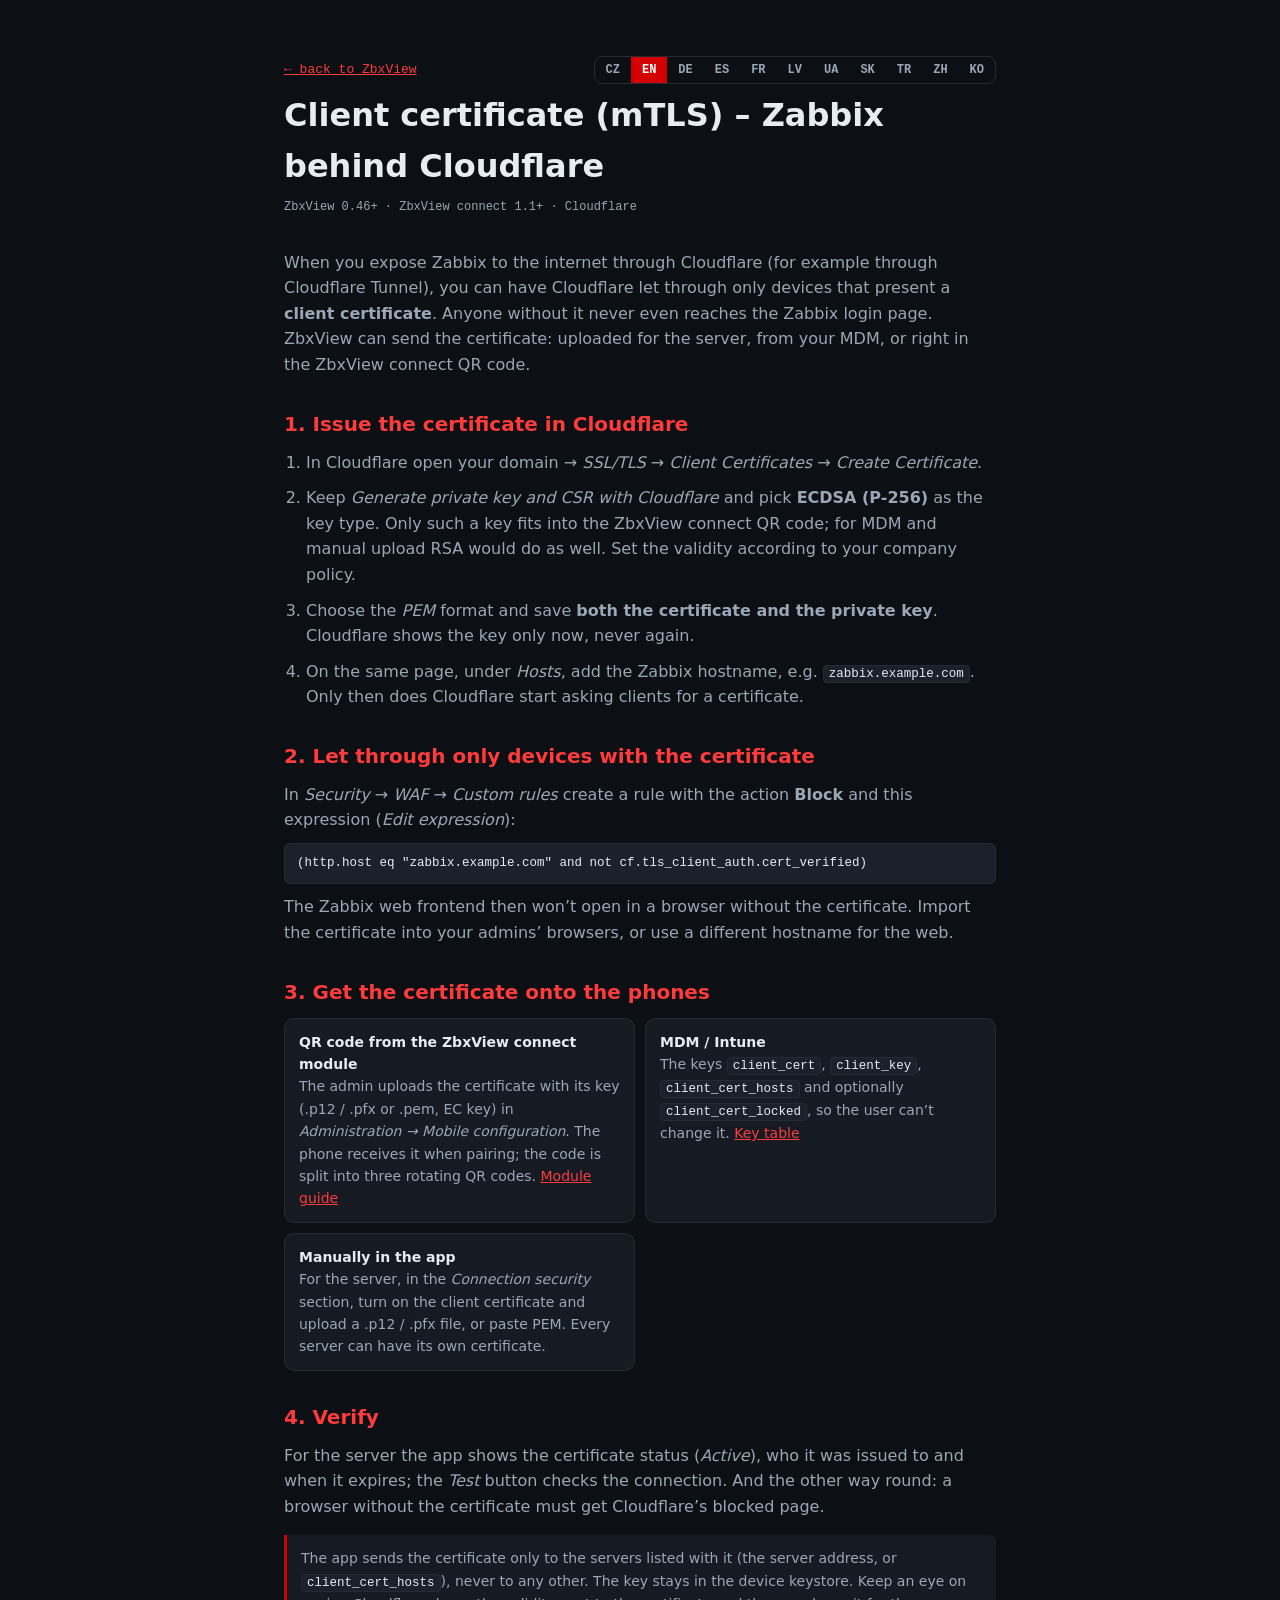
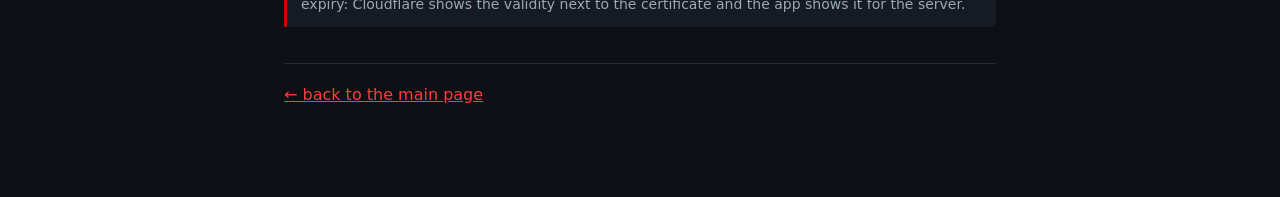
<file: mtls.html>
<!doctype html>
<html lang="cs">
<head>
  <meta charset="utf-8" />
  <meta name="viewport" content="width=device-width, initial-scale=1" />
  <title>ZbxView — Klientský certifikát (mTLS) – Zabbix za Cloudflare</title>
  <meta name="description" content="Jak schovat Zabbix za Cloudflare s klientským certifikátem (mTLS) a jak certifikát dostat do aplikace ZbxView: QR kódem, přes MDM nebo ručně." />
  <link rel="icon" href="assets/icon.png" />
  <link rel="stylesheet" href="styles.css" />
</head>
<body>
  <div class="doc">
    <div class="doc-top">
      <a class="back" href="index.html" data-i18n="back">← zpět na ZbxView</a>
      <div class="lang-switch">
        <button class="lang-opt" data-lang="cs">CZ</button>
        <button class="lang-opt" data-lang="en">EN</button>
        <button class="lang-opt" data-lang="de">DE</button>
        <button class="lang-opt" data-lang="es">ES</button>
        <button class="lang-opt" data-lang="fr">FR</button>
        <button class="lang-opt" data-lang="lv">LV</button>
        <button class="lang-opt" data-lang="uk">UA</button>
        <button class="lang-opt" data-lang="sk">SK</button>
        <button class="lang-opt" data-lang="tr">TR</button>
        <button class="lang-opt" data-lang="zh">ZH</button>
        <button class="lang-opt" data-lang="ko">KO</button>
      </div>
    </div>

    <h1 data-i18n="title">Klientský certifikát (mTLS) – Zabbix za Cloudflare</h1>
    <div class="updated">ZbxView 0.46+ · ZbxView connect 1.1+ · Cloudflare</div>

    <p data-i18n="intro">Když Zabbix vystavíte do internetu přes Cloudflare (třeba přes Cloudflare Tunnel), můžete Cloudflare nastavit tak, aby pustil dál jen zařízení s <strong>klientským certifikátem</strong>. Kdo ho nemá, k přihlašovací stránce Zabbixu se vůbec nedostane. ZbxView certifikát umí poslat: nahraný u serveru, z MDM, nebo rovnou v QR kódu modulu ZbxView connect.</p>

    <h2 data-i18n="s1_h">1. Vydejte certifikát v Cloudflare</h2>
    <ol>
      <li data-i18n="s1_1">V Cloudflare otevřete svou doménu → <em>SSL/TLS</em> → <em>Client Certificates</em> → <em>Create Certificate</em>.</li>
      <li data-i18n="s1_2">Nechte <em>Generate private key and CSR with Cloudflare</em> a jako typ klíče zvolte <strong>ECDSA (P-256)</strong>. Jen takový klíč se vejde do QR kódu modulu ZbxView connect; pro MDM a ruční nahrání by stačil i RSA. Platnost nastavte podle firemních pravidel.</li>
      <li data-i18n="s1_3">Zvolte formát <em>PEM</em> a uložte si <strong>certifikát i privátní klíč</strong>. Klíč Cloudflare ukáže jen teď, později už ne.</li>
      <li data-i18n="s1_4">Na stejné stránce v části <em>Hosts</em> přidejte hostname Zabbixu, např. <code>zabbix.example.com</code>. Teprve pak Cloudflare začne certifikát od klientů žádat.</li>
    </ol>

    <h2 data-i18n="s2_h">2. Pusťte dál jen zařízení s certifikátem</h2>
    <p data-i18n="s2_p">V <em>Security</em> → <em>WAF</em> → <em>Custom rules</em> vytvořte pravidlo s akcí <strong>Block</strong> a tímto výrazem (<em>Edit expression</em>):</p>
    <pre><code>(http.host eq "zabbix.example.com" and not cf.tls_client_auth.cert_verified)</code></pre>
    <p data-i18n="s2_p2">Webové rozhraní Zabbixu pak z prohlížeče bez certifikátu neotevřete. Správcům certifikát naimportujte do prohlížeče, nebo pro web použijte jiný hostname.</p>

    <h2 data-i18n="s3_h">3. Dostaňte certifikát do telefonů</h2>
    <ul class="caps">
      <li><strong data-i18n="s3_qr_h">QR kód z modulu ZbxView connect</strong><br><span data-i18n="s3_qr_p">Správce nahraje certifikát s klíčem (.p12 / .pfx nebo .pem, klíč EC) v <em>Administrace → Konfigurace telefonu</em>. Telefon ho dostane při párování, kód se rozdělí na tři střídající se QR kódy. <a href="connect.html">Návod k modulu</a></span></li>
      <li><strong data-i18n="s3_mdm_h">MDM / Intune</strong><br><span data-i18n="s3_mdm_p">Klíče <code>client_cert</code>, <code>client_key</code>, <code>client_cert_hosts</code> a případně <code>client_cert_locked</code>, aby ho uživatel nemohl změnit. <a href="mdm.html">Tabulka klíčů</a></span></li>
      <li><strong data-i18n="s3_app_h">Ručně v aplikaci</strong><br><span data-i18n="s3_app_p">U serveru v sekci <em>Zabezpečení spojení</em> zapněte klientský certifikát a nahrajte soubor .p12 / .pfx, nebo vložte PEM. Každý server může mít vlastní certifikát.</span></li>
    </ul>

    <h2 data-i18n="s4_h">4. Ověření</h2>
    <p data-i18n="s4_p">U serveru v aplikaci uvidíte stav certifikátu (<em>Aktivní</em>), komu je vydán a do kdy platí; tlačítko <em>Otestovat</em> ověří spojení. Zkouška naopak: prohlížeč bez certifikátu musí od Cloudflare dostat stránku o zablokování.</p>
    <div class="note" data-i18n="note">Aplikace posílá certifikát jen serverům, které jsou u něj uvedené (adresa serveru, případně <code>client_cert_hosts</code>), jinému serveru nikdy. Klíč zůstává v úložišti klíčů zařízení. Hlídejte si expiraci: datum platnosti ukazuje Cloudflare u certifikátu i aplikace u serveru.</div>

    <p class="doc-foot"><a href="index.html" data-i18n="foot_back">← zpět na hlavní stránku</a></p>
  </div>

  <script>
  (function () {
    var EN = {
      "title": "Client certificate (mTLS) – Zabbix behind Cloudflare",
      "intro": "When you expose Zabbix to the internet through Cloudflare (for example through Cloudflare Tunnel), you can have Cloudflare let through only devices that present a <strong>client certificate</strong>. Anyone without it never even reaches the Zabbix login page. ZbxView can send the certificate: uploaded for the server, from your MDM, or right in the ZbxView connect QR code.",
      "s1_h": "1. Issue the certificate in Cloudflare",
      "s1_1": "In Cloudflare open your domain → <em>SSL/TLS</em> → <em>Client Certificates</em> → <em>Create Certificate</em>.",
      "s1_2": "Keep <em>Generate private key and CSR with Cloudflare</em> and pick <strong>ECDSA (P-256)</strong> as the key type. Only such a key fits into the ZbxView connect QR code; for MDM and manual upload RSA would do as well. Set the validity according to your company policy.",
      "s1_3": "Choose the <em>PEM</em> format and save <strong>both the certificate and the private key</strong>. Cloudflare shows the key only now, never again.",
      "s1_4": "On the same page, under <em>Hosts</em>, add the Zabbix hostname, e.g. <code>zabbix.example.com</code>. Only then does Cloudflare start asking clients for a certificate.",
      "s2_h": "2. Let through only devices with the certificate",
      "s2_p": "In <em>Security</em> → <em>WAF</em> → <em>Custom rules</em> create a rule with the action <strong>Block</strong> and this expression (<em>Edit expression</em>):",
      "s2_p2": "The Zabbix web frontend then won’t open in a browser without the certificate. Import the certificate into your admins’ browsers, or use a different hostname for the web.",
      "s3_h": "3. Get the certificate onto the phones",
      "s3_qr_h": "QR code from the ZbxView connect module",
      "s3_qr_p": "The admin uploads the certificate with its key (.p12 / .pfx or .pem, EC key) in <em>Administration → Mobile configuration</em>. The phone receives it when pairing; the code is split into three rotating QR codes. <a href=\"connect.html\">Module guide</a>",
      "s3_mdm_h": "MDM / Intune",
      "s3_mdm_p": "The keys <code>client_cert</code>, <code>client_key</code>, <code>client_cert_hosts</code> and optionally <code>client_cert_locked</code>, so the user can’t change it. <a href=\"mdm.html\">Key table</a>",
      "s3_app_h": "Manually in the app",
      "s3_app_p": "For the server, in the <em>Connection security</em> section, turn on the client certificate and upload a .p12 / .pfx file, or paste PEM. Every server can have its own certificate.",
      "s4_h": "4. Verify",
      "s4_p": "For the server the app shows the certificate status (<em>Active</em>), who it was issued to and when it expires; the <em>Test</em> button checks the connection. And the other way round: a browser without the certificate must get Cloudflare’s blocked page.",
      "note": "The app sends the certificate only to the servers listed with it (the server address, or <code>client_cert_hosts</code>), never to any other. The key stays in the device keystore. Keep an eye on expiry: Cloudflare shows the validity next to the certificate and the app shows it for the server.",
      "back": "← back to ZbxView",
      "foot_back": "← back to the main page",
      "__title": "ZbxView — Client certificate (mTLS) – Zabbix behind Cloudflare",
      "__desc": "How to put Zabbix behind Cloudflare with a client certificate (mTLS) and get the certificate into the ZbxView app: by QR code, through MDM or manually."
    };
    var DE = {
      "title": "Client-Zertifikat (mTLS) – Zabbix hinter Cloudflare",
      "intro": "Wenn Sie Zabbix über Cloudflare ins Internet stellen (etwa per Cloudflare Tunnel), kann Cloudflare nur Geräte mit einem <strong>Client-Zertifikat</strong> durchlassen. Wer keins hat, erreicht die Zabbix-Anmeldeseite gar nicht erst. ZbxView kann das Zertifikat senden: beim Server hochgeladen, aus dem MDM oder direkt im QR-Code des Moduls ZbxView connect.",
      "s1_h": "1. Zertifikat in Cloudflare ausstellen",
      "s1_1": "Öffnen Sie in Cloudflare Ihre Domain → <em>SSL/TLS</em> → <em>Client Certificates</em> → <em>Create Certificate</em>.",
      "s1_2": "Lassen Sie <em>Generate private key and CSR with Cloudflare</em> gewählt und nehmen Sie als Schlüsseltyp <strong>ECDSA (P-256)</strong>. Nur so ein Schlüssel passt in den QR-Code von ZbxView connect; für MDM und manuelles Hochladen ginge auch RSA. Die Gültigkeit nach Firmenrichtlinie wählen.",
      "s1_3": "Wählen Sie das Format <em>PEM</em> und speichern Sie <strong>Zertifikat und privaten Schlüssel</strong>. Den Schlüssel zeigt Cloudflare nur jetzt, später nicht mehr.",
      "s1_4": "Fügen Sie auf derselben Seite unter <em>Hosts</em> den Zabbix-Hostnamen hinzu, z. B. <code>zabbix.example.com</code>. Erst dann verlangt Cloudflare von Clients ein Zertifikat.",
      "s2_h": "2. Nur Geräte mit Zertifikat durchlassen",
      "s2_p": "Legen Sie unter <em>Security</em> → <em>WAF</em> → <em>Custom rules</em> eine Regel mit der Aktion <strong>Block</strong> und diesem Ausdruck an (<em>Edit expression</em>):",
      "s2_p2": "Das Zabbix-Webfrontend öffnet sich dann im Browser ohne Zertifikat nicht mehr. Importieren Sie das Zertifikat in die Browser der Admins oder nutzen Sie für das Web einen anderen Hostnamen.",
      "s3_h": "3. Zertifikat auf die Telefone bringen",
      "s3_qr_h": "QR-Code aus dem Modul ZbxView connect",
      "s3_qr_p": "Der Admin lädt Zertifikat und Schlüssel (.p12 / .pfx oder .pem, EC-Schlüssel) unter <em>Administration → Mobile configuration</em> hoch. Das Telefon erhält es beim Koppeln; der Code wird auf drei wechselnde QR-Codes verteilt. <a href=\"connect.html\">Modulanleitung</a>",
      "s3_mdm_h": "MDM / Intune",
      "s3_mdm_p": "Die Schlüssel <code>client_cert</code>, <code>client_key</code>, <code>client_cert_hosts</code> und optional <code>client_cert_locked</code>, damit der Nutzer es nicht ändern kann. <a href=\"mdm.html\">Schlüsseltabelle</a>",
      "s3_app_h": "Manuell in der App",
      "s3_app_p": "Beim Server im Abschnitt <em>Verbindungssicherheit</em> das Client-Zertifikat einschalten und eine .p12- / .pfx-Datei hochladen oder PEM einfügen. Jeder Server kann ein eigenes Zertifikat haben.",
      "s4_h": "4. Prüfen",
      "s4_p": "Beim Server zeigt die App den Zertifikatsstatus (<em>Aktiv</em>), für wen es ausgestellt ist und bis wann es gilt; <em>Testen</em> prüft die Verbindung. Und umgekehrt: Ein Browser ohne Zertifikat muss von Cloudflare die Sperrseite bekommen.",
      "note": "Die App sendet das Zertifikat nur an die dazu angegebenen Server (Serveradresse bzw. <code>client_cert_hosts</code>), nie an andere. Der Schlüssel bleibt im Schlüsselspeicher des Geräts. Achten Sie auf den Ablauf: Cloudflare zeigt die Gültigkeit beim Zertifikat, die App beim Server.",
      "back": "← zurück zu ZbxView",
      "foot_back": "← zurück zur Hauptseite",
      "__title": "ZbxView — Client-Zertifikat (mTLS) – Zabbix hinter Cloudflare",
      "__desc": "Zabbix mit Client-Zertifikat (mTLS) hinter Cloudflare stellen und das Zertifikat in die ZbxView-App bringen: per QR-Code, MDM oder manuell."
    };
    var ES = {
      "title": "Certificado de cliente (mTLS) – Zabbix detrás de Cloudflare",
      "intro": "Si publicas Zabbix en internet a través de Cloudflare (por ejemplo con Cloudflare Tunnel), puedes configurar Cloudflare para que solo deje pasar dispositivos con un <strong>certificado de cliente</strong>. Quien no lo tenga ni siquiera llega a la página de inicio de sesión de Zabbix. ZbxView sabe enviar el certificado: subido en el servidor, desde el MDM o directamente en el código QR del módulo ZbxView connect.",
      "s1_h": "1. Emite el certificado en Cloudflare",
      "s1_1": "En Cloudflare abre tu dominio → <em>SSL/TLS</em> → <em>Client Certificates</em> → <em>Create Certificate</em>.",
      "s1_2": "Deja <em>Generate private key and CSR with Cloudflare</em> y elige como tipo de clave <strong>ECDSA (P-256)</strong>. Solo una clave así cabe en el código QR de ZbxView connect; para MDM y subida manual también serviría RSA. Fija la validez según la política de tu empresa.",
      "s1_3": "Elige el formato <em>PEM</em> y guarda <strong>el certificado y la clave privada</strong>. Cloudflare muestra la clave solo ahora, después ya no.",
      "s1_4": "En la misma página, en <em>Hosts</em>, añade el nombre de host de Zabbix, p. ej. <code>zabbix.example.com</code>. Solo entonces Cloudflare empieza a pedir certificado a los clientes.",
      "s2_h": "2. Deja pasar solo dispositivos con certificado",
      "s2_p": "En <em>Security</em> → <em>WAF</em> → <em>Custom rules</em> crea una regla con la acción <strong>Block</strong> y esta expresión (<em>Edit expression</em>):",
      "s2_p2": "La interfaz web de Zabbix ya no se abrirá en un navegador sin certificado. Importa el certificado en los navegadores de los administradores o usa otro nombre de host para la web.",
      "s3_h": "3. Lleva el certificado a los teléfonos",
      "s3_qr_h": "Código QR del módulo ZbxView connect",
      "s3_qr_p": "El administrador sube el certificado con su clave (.p12 / .pfx o .pem, clave EC) en <em>Administración → Mobile configuration</em>. El teléfono lo recibe al emparejarse; el código se divide en tres códigos QR que se alternan. <a href=\"connect.html\">Guía del módulo</a>",
      "s3_mdm_h": "MDM / Intune",
      "s3_mdm_p": "Las claves <code>client_cert</code>, <code>client_key</code>, <code>client_cert_hosts</code> y opcionalmente <code>client_cert_locked</code>, para que el usuario no pueda cambiarlo. <a href=\"mdm.html\">Tabla de claves</a>",
      "s3_app_h": "A mano en la app",
      "s3_app_p": "En el servidor, en la sección <em>Seguridad de la conexión</em>, activa el certificado de cliente y sube un archivo .p12 / .pfx o pega el PEM. Cada servidor puede tener su propio certificado.",
      "s4_h": "4. Comprobación",
      "s4_p": "En el servidor la app muestra el estado del certificado (<em>Activo</em>), a quién se emitió y hasta cuándo es válido; el botón <em>Probar</em> verifica la conexión. Y al revés: un navegador sin certificado debe recibir la página de bloqueo de Cloudflare.",
      "note": "La app envía el certificado solo a los servidores indicados con él (la dirección del servidor o <code>client_cert_hosts</code>), nunca a otros. La clave se queda en el almacén de claves del dispositivo. Vigila la caducidad: Cloudflare la muestra junto al certificado y la app en el servidor.",
      "back": "← volver a ZbxView",
      "foot_back": "← volver a la página principal",
      "__title": "ZbxView — Certificado de cliente (mTLS) – Zabbix detrás de Cloudflare",
      "__desc": "Cómo poner Zabbix detrás de Cloudflare con certificado de cliente (mTLS) y llevar el certificado a la app ZbxView: por código QR, MDM o a mano."
    };
    var FR = {
      "title": "Certificat client (mTLS) – Zabbix derrière Cloudflare",
      "intro": "Si vous exposez Zabbix sur internet via Cloudflare (par exemple avec Cloudflare Tunnel), Cloudflare peut ne laisser passer que les appareils munis d’un <strong>certificat client</strong>. Sans lui, impossible même d’atteindre la page de connexion de Zabbix. ZbxView sait envoyer le certificat : importé pour le serveur, depuis le MDM ou directement dans le QR code du module ZbxView connect.",
      "s1_h": "1. Émettez le certificat dans Cloudflare",
      "s1_1": "Dans Cloudflare, ouvrez votre domaine → <em>SSL/TLS</em> → <em>Client Certificates</em> → <em>Create Certificate</em>.",
      "s1_2": "Laissez <em>Generate private key and CSR with Cloudflare</em> et choisissez le type de clé <strong>ECDSA (P-256)</strong>. Seule une telle clé tient dans le QR code de ZbxView connect ; pour le MDM et l’import manuel, RSA conviendrait aussi. Réglez la validité selon la politique de l’entreprise.",
      "s1_3": "Choisissez le format <em>PEM</em> et enregistrez <strong>le certificat et la clé privée</strong>. Cloudflare n’affiche la clé que maintenant, plus jamais ensuite.",
      "s1_4": "Sur la même page, dans <em>Hosts</em>, ajoutez le nom d’hôte de Zabbix, p. ex. <code>zabbix.example.com</code>. C’est seulement alors que Cloudflare demande un certificat aux clients.",
      "s2_h": "2. Ne laissez passer que les appareils avec certificat",
      "s2_p": "Dans <em>Security</em> → <em>WAF</em> → <em>Custom rules</em>, créez une règle avec l’action <strong>Block</strong> et cette expression (<em>Edit expression</em>) :",
      "s2_p2": "L’interface web de Zabbix ne s’ouvrira plus dans un navigateur sans certificat. Importez le certificat dans les navigateurs des admins, ou utilisez un autre nom d’hôte pour le web.",
      "s3_h": "3. Mettez le certificat sur les téléphones",
      "s3_qr_h": "QR code du module ZbxView connect",
      "s3_qr_p": "L’admin importe le certificat avec sa clé (.p12 / .pfx ou .pem, clé EC) dans <em>Administration → Mobile configuration</em>. Le téléphone le reçoit à l’appairage ; le code est réparti sur trois QR codes qui alternent. <a href=\"connect.html\">Guide du module</a>",
      "s3_mdm_h": "MDM / Intune",
      "s3_mdm_p": "Les clés <code>client_cert</code>, <code>client_key</code>, <code>client_cert_hosts</code> et éventuellement <code>client_cert_locked</code>, pour que l’utilisateur ne puisse pas le changer. <a href=\"mdm.html\">Tableau des clés</a>",
      "s3_app_h": "Manuellement dans l’app",
      "s3_app_p": "Pour le serveur, dans la section <em>Sécurité de la connexion</em>, activez le certificat client et importez un fichier .p12 / .pfx ou collez le PEM. Chaque serveur peut avoir son propre certificat.",
      "s4_h": "4. Vérification",
      "s4_p": "Pour le serveur, l’app affiche l’état du certificat (<em>Actif</em>), à qui il est délivré et jusqu’à quand il est valable ; le bouton <em>Tester</em> vérifie la connexion. Et à l’inverse : un navigateur sans certificat doit recevoir la page de blocage de Cloudflare.",
      "note": "L’app n’envoie le certificat qu’aux serveurs indiqués avec lui (adresse du serveur ou <code>client_cert_hosts</code>), jamais à d’autres. La clé reste dans le coffre-fort de l’appareil. Surveillez l’expiration : Cloudflare l’affiche à côté du certificat et l’app pour le serveur.",
      "back": "← retour à ZbxView",
      "foot_back": "← retour à la page principale",
      "__title": "ZbxView — Certificat client (mTLS) – Zabbix derrière Cloudflare",
      "__desc": "Placer Zabbix derrière Cloudflare avec un certificat client (mTLS) et transmettre le certificat à l’app ZbxView : par QR code, MDM ou manuellement."
    };
    var LV = {
      "title": "Klienta sertifikāts (mTLS) – Zabbix aiz Cloudflare",
      "intro": "Ja publicējat Zabbix internetā caur Cloudflare (piemēram, ar Cloudflare Tunnel), Cloudflare var ielaist tikai ierīces ar <strong>klienta sertifikātu</strong>. Kam tā nav, tas līdz Zabbix pieteikšanās lapai pat netiek. ZbxView prot sertifikātu nosūtīt: augšupielādētu pie servera, no MDM vai tieši ZbxView connect moduļa QR kodā.",
      "s1_h": "1. Izsniedziet sertifikātu Cloudflare",
      "s1_1": "Cloudflare atveriet savu domēnu → <em>SSL/TLS</em> → <em>Client Certificates</em> → <em>Create Certificate</em>.",
      "s1_2": "Atstājiet <em>Generate private key and CSR with Cloudflare</em> un kā atslēgas tipu izvēlieties <strong>ECDSA (P-256)</strong>. Tikai šāda atslēga ietilpst ZbxView connect QR kodā; MDM un manuālai augšupielādei derētu arī RSA. Derīgumu iestatiet atbilstoši uzņēmuma noteikumiem.",
      "s1_3": "Izvēlieties formātu <em>PEM</em> un saglabājiet <strong>gan sertifikātu, gan privāto atslēgu</strong>. Atslēgu Cloudflare parāda tikai tagad, vēlāk vairs ne.",
      "s1_4": "Tajā pašā lapā sadaļā <em>Hosts</em> pievienojiet Zabbix resursdatora nosaukumu, piem. <code>zabbix.example.com</code>. Tikai tad Cloudflare sāk prasīt sertifikātu no klientiem.",
      "s2_h": "2. Ielaidiet tikai ierīces ar sertifikātu",
      "s2_p": "Sadaļā <em>Security</em> → <em>WAF</em> → <em>Custom rules</em> izveidojiet noteikumu ar darbību <strong>Block</strong> un šo izteiksmi (<em>Edit expression</em>):",
      "s2_p2": "Zabbix tīmekļa saskarne tad pārlūkā bez sertifikāta neatvērsies. Importējiet sertifikātu administratoru pārlūkos vai tīmeklim izmantojiet citu resursdatora nosaukumu.",
      "s3_h": "3. Nogādājiet sertifikātu tālruņos",
      "s3_qr_h": "QR kods no ZbxView connect moduļa",
      "s3_qr_p": "Administrators augšupielādē sertifikātu ar atslēgu (.p12 / .pfx vai .pem, EC atslēga) sadaļā <em>Administrācija → Tālruņa konfigurācija</em>. Tālrunis to saņem savienošanas laikā; kods tiek sadalīts trīs mainīgos QR kodos. <a href=\"connect.html\">Moduļa ceļvedis</a>",
      "s3_mdm_h": "MDM / Intune",
      "s3_mdm_p": "Atslēgas <code>client_cert</code>, <code>client_key</code>, <code>client_cert_hosts</code> un pēc vajadzības <code>client_cert_locked</code>, lai lietotājs to nevarētu mainīt. <a href=\"mdm.html\">Atslēgu tabula</a>",
      "s3_app_h": "Manuāli lietotnē",
      "s3_app_p": "Pie servera sadaļā <em>Savienojuma drošība</em> ieslēdziet klienta sertifikātu un augšupielādējiet .p12 / .pfx failu vai ielīmējiet PEM. Katram serverim var būt savs sertifikāts.",
      "s4_h": "4. Pārbaude",
      "s4_p": "Pie servera lietotne rāda sertifikāta stāvokli (<em>Aktīvs</em>), kam tas izsniegts un līdz kuram datumam derīgs; poga <em>Pārbaudīt</em> pārbauda savienojumu. Un otrādi: pārlūkam bez sertifikāta jāsaņem Cloudflare bloķēšanas lapa.",
      "note": "Lietotne sūta sertifikātu tikai serveriem, kas pie tā norādīti (servera adrese vai <code>client_cert_hosts</code>), nekad citiem. Atslēga paliek ierīces atslēgu krātuvē. Sekojiet derīguma termiņam: Cloudflare to rāda pie sertifikāta, lietotne pie servera.",
      "back": "← atpakaļ uz ZbxView",
      "foot_back": "← atpakaļ uz galveno lapu",
      "__title": "ZbxView — Klienta sertifikāts (mTLS) – Zabbix aiz Cloudflare",
      "__desc": "Kā novietot Zabbix aiz Cloudflare ar klienta sertifikātu (mTLS) un nogādāt sertifikātu lietotnē ZbxView: ar QR kodu, caur MDM vai manuāli."
    };
    var UK = {
      "title": "Клієнтський сертифікат (mTLS) – Zabbix за Cloudflare",
      "intro": "Якщо ви відкриваєте Zabbix в інтернет через Cloudflare (наприклад через Cloudflare Tunnel), можна налаштувати Cloudflare так, щоб він пропускав лише пристрої з <strong>клієнтським сертифікатом</strong>. Хто його не має, навіть не дістанеться до сторінки входу в Zabbix. ZbxView уміє надсилати сертифікат: завантажений для сервера, з вашого MDM або прямо в QR-коді ZbxView connect.",
      "s1_h": "1. Випустіть сертифікат у Cloudflare",
      "s1_1": "У Cloudflare відкрийте свій домен → <em>SSL/TLS</em> → <em>Client Certificates</em> → <em>Create Certificate</em>.",
      "s1_2": "Залиште <em>Generate private key and CSR with Cloudflare</em> і виберіть тип ключа <strong>ECDSA (P-256)</strong>. Лише такий ключ поміститься в QR-код ZbxView connect; для MDM і ручного завантаження підійде й RSA. Строк дії задайте відповідно до політики вашої компанії.",
      "s1_3": "Виберіть формат <em>PEM</em> і збережіть <strong>і сертифікат, і приватний ключ</strong>. Cloudflare показує ключ лише зараз, більше ніколи.",
      "s1_4": "На тій самій сторінці в розділі <em>Hosts</em> додайте ім’я хоста Zabbix, наприклад <code>zabbix.example.com</code>. Лише тоді Cloudflare почне вимагати від клієнтів сертифікат.",
      "s2_h": "2. Пропускайте лише пристрої із сертифікатом",
      "s2_p": "У <em>Security</em> → <em>WAF</em> → <em>Custom rules</em> створіть правило з дією <strong>Block</strong> і таким виразом (<em>Edit expression</em>):",
      "s2_p2": "Вебінтерфейс Zabbix тоді не відкриється в браузері без сертифіката. Імпортуйте сертифікат у браузери адміністраторів або використовуйте для вебу інше ім’я хоста.",
      "s3_h": "3. Доставте сертифікат на телефони",
      "s3_qr_h": "QR-код із модуля ZbxView connect",
      "s3_qr_p": "Адміністратор завантажує сертифікат із ключем (.p12 / .pfx або .pem, ключ EC) у <em>Administration → Mobile configuration</em>. Телефон отримує його під час під’єднання; код розділяється на три QR-коди, що змінюються по черзі. <a href=\"connect.html\">Посібник до модуля</a>",
      "s3_mdm_h": "MDM / Intune",
      "s3_mdm_p": "Ключі <code>client_cert</code>, <code>client_key</code>, <code>client_cert_hosts</code> і за потреби <code>client_cert_locked</code>, щоб користувач не міг його змінити. <a href=\"mdm.html\">Таблиця ключів</a>",
      "s3_app_h": "Вручну в застосунку",
      "s3_app_p": "Для сервера в розділі <em>Безпека з’єднання</em> увімкніть клієнтський сертифікат і завантажте файл .p12 / .pfx або вставте PEM. Кожен сервер може мати власний сертифікат.",
      "s4_h": "4. Перевірте",
      "s4_p": "Для сервера застосунок показує стан сертифіката (<em>Активний</em>), кому його видано і коли він спливає; кнопка <em>Тест</em> перевіряє з’єднання. І навпаки: браузер без сертифіката має отримати сторінку блокування Cloudflare.",
      "note": "Застосунок надсилає сертифікат лише на сервери, указані разом із ним (адреса сервера або <code>client_cert_hosts</code>), і ніколи на інші. Ключ залишається у сховищі ключів пристрою. Стежте за строком дії: Cloudflare показує його біля сертифіката, а застосунок — для сервера.",
      "back": "← назад до ZbxView",
      "foot_back": "← назад на головну сторінку",
      "__title": "ZbxView — Клієнтський сертифікат (mTLS) – Zabbix за Cloudflare",
      "__desc": "Як розмістити Zabbix за Cloudflare із клієнтським сертифікатом (mTLS) і доставити сертифікат у застосунок ZbxView: QR-кодом, через MDM або вручну."
    };
    var SK = {
      "title": "Klientsky certifikát (mTLS) – Zabbix za Cloudflare",
      "intro": "Keď Zabbix sprístupníte na internet cez Cloudflare (napríklad cez Cloudflare Tunnel), môžete nechať Cloudflare púšťať len zariadenia, ktoré sa preukážu <strong>klientskym certifikátom</strong>. Kto ho nemá, nedostane sa ani na prihlasovaciu stránku Zabbixu. ZbxView certifikát posielať vie: nahraný pri serveri, z vášho MDM alebo priamo v QR kóde ZbxView connect.",
      "s1_h": "1. Vydajte certifikát v Cloudflare",
      "s1_1": "V Cloudflare otvorte svoju doménu → <em>SSL/TLS</em> → <em>Client Certificates</em> → <em>Create Certificate</em>.",
      "s1_2": "Ponechajte <em>Generate private key and CSR with Cloudflare</em> a ako typ kľúča zvoľte <strong>ECDSA (P-256)</strong>. Len taký kľúč sa zmestí do QR kódu ZbxView connect; pre MDM a ručné nahratie by stačilo aj RSA. Platnosť nastavte podľa firemnej politiky.",
      "s1_3": "Zvoľte formát <em>PEM</em> a uložte si <strong>certifikát aj privátny kľúč</strong>. Kľúč Cloudflare ukáže len teraz, už nikdy viac.",
      "s1_4": "Na tej istej stránke v časti <em>Hosts</em> pridajte názov hostiteľa Zabbixu, napr. <code>zabbix.example.com</code>. Až potom začne Cloudflare od klientov certifikát vyžadovať.",
      "s2_h": "2. Púšťajte len zariadenia s certifikátom",
      "s2_p": "V <em>Security</em> → <em>WAF</em> → <em>Custom rules</em> vytvorte pravidlo s akciou <strong>Block</strong> a týmto výrazom (<em>Edit expression</em>):",
      "s2_p2": "Webové rozhranie Zabbixu sa potom bez certifikátu v prehliadači neotvorí. Certifikát naimportujte do prehliadačov správcov alebo pre web použite iný názov hostiteľa.",
      "s3_h": "3. Dostaňte certifikát do telefónov",
      "s3_qr_h": "QR kód z modulu ZbxView connect",
      "s3_qr_p": "Správca nahrá certifikát s kľúčom (.p12 / .pfx alebo .pem, kľúč EC) v <em>Administration → Mobile configuration</em>. Telefón ho dostane pri párovaní; kód sa rozdelí do troch striedajúcich sa QR kódov. <a href=\"connect.html\">Návod k modulu</a>",
      "s3_mdm_h": "MDM / Intune",
      "s3_mdm_p": "Kľúče <code>client_cert</code>, <code>client_key</code>, <code>client_cert_hosts</code> a voliteľne <code>client_cert_locked</code>, aby ho používateľ nemohol zmeniť. <a href=\"mdm.html\">Tabuľka kľúčov</a>",
      "s3_app_h": "Ručne v aplikácii",
      "s3_app_p": "Pri serveri v sekcii <em>Zabezpečenie pripojenia</em> zapnite klientsky certifikát a nahrajte súbor .p12 / .pfx alebo vložte PEM. Každý server môže mať vlastný certifikát.",
      "s4_h": "4. Overte",
      "s4_p": "Pri serveri aplikácia ukazuje stav certifikátu (<em>Aktívny</em>), komu bol vydaný a kedy vyprší; tlačidlo <em>Test</em> overí pripojenie. A naopak: prehliadač bez certifikátu musí dostať blokovaciu stránku Cloudflare.",
      "note": "Aplikácia posiela certifikát len serverom, ku ktorým je uvedený (adresa servera alebo <code>client_cert_hosts</code>), nikdy žiadnemu inému. Kľúč zostáva v keystore zariadenia. Sledujte expiráciu: Cloudflare ukazuje platnosť pri certifikáte a aplikácia pri serveri.",
      "back": "← späť na ZbxView",
      "foot_back": "← späť na hlavnú stránku",
      "__title": "ZbxView — Klientsky certifikát (mTLS) – Zabbix za Cloudflare",
      "__desc": "Ako dať Zabbix za Cloudflare s klientskym certifikátom (mTLS) a dostať certifikát do aplikácie ZbxView: QR kódom, cez MDM alebo ručne."
    };
    var TR = {
      "title": "İstemci sertifikası (mTLS) – Cloudflare arkasında Zabbix",
      "intro": "Zabbix'i Cloudflare üzerinden internete açtığınızda (örneğin Cloudflare Tunnel ile), Cloudflare'in yalnızca <strong>istemci sertifikası</strong> sunan cihazları geçirmesini sağlayabilirsiniz. Sertifikası olmayan biri Zabbix giriş sayfasına bile ulaşamaz. ZbxView sertifikayı gönderebilir: sunucu için yüklenmiş olarak, MDM'inizden ya da doğrudan ZbxView connect QR kodunda.",
      "s1_h": "1. Sertifikayı Cloudflare'de oluşturun",
      "s1_1": "Cloudflare'de alan adınızı açın → <em>SSL/TLS</em> → <em>Client Certificates</em> → <em>Create Certificate</em>.",
      "s1_2": "<em>Generate private key and CSR with Cloudflare</em> seçeneğini bırakın ve anahtar türü olarak <strong>ECDSA (P-256)</strong> seçin. Yalnızca böyle bir anahtar ZbxView connect QR koduna sığar; MDM ve elle yükleme için RSA da olur. Geçerlilik süresini şirket politikanıza göre ayarlayın.",
      "s1_3": "<em>PEM</em> biçimini seçin ve <strong>hem sertifikayı hem de özel anahtarı</strong> kaydedin. Cloudflare anahtarı yalnızca şimdi gösterir, bir daha asla.",
      "s1_4": "Aynı sayfada, <em>Hosts</em> altında Zabbix ana bilgisayar adını ekleyin, örn. <code>zabbix.example.com</code>. Cloudflare ancak bundan sonra istemcilerden sertifika istemeye başlar.",
      "s2_h": "2. Yalnızca sertifikalı cihazları geçirin",
      "s2_p": "<em>Security</em> → <em>WAF</em> → <em>Custom rules</em> içinde eylemi <strong>Block</strong> olan ve şu ifadeyi içeren bir kural oluşturun (<em>Edit expression</em>):",
      "s2_p2": "Bundan sonra Zabbix web arayüzü sertifikası olmayan bir tarayıcıda açılmaz. Sertifikayı yöneticilerinizin tarayıcılarına aktarın ya da web için farklı bir ana bilgisayar adı kullanın.",
      "s3_h": "3. Sertifikayı telefonlara aktarın",
      "s3_qr_h": "ZbxView connect modülünden QR kodu",
      "s3_qr_p": "Yönetici, sertifikayı anahtarıyla birlikte (.p12 / .pfx veya .pem, EC anahtarı) <em>Administration → Mobile configuration</em> içinde yükler. Telefon onu eşleştirme sırasında alır; kod dönüşümlü üç QR koduna bölünür. <a href=\"connect.html\">Modül kılavuzu</a>",
      "s3_mdm_h": "MDM / Intune",
      "s3_mdm_p": "<code>client_cert</code>, <code>client_key</code>, <code>client_cert_hosts</code> anahtarları ve kullanıcının değiştirememesi için isteğe bağlı olarak <code>client_cert_locked</code>. <a href=\"mdm.html\">Anahtar tablosu</a>",
      "s3_app_h": "Uygulamada elle",
      "s3_app_p": "Sunucu için <em>Bağlantı güvenliği</em> bölümünde istemci sertifikasını açın ve bir .p12 / .pfx dosyası yükleyin ya da PEM yapıştırın. Her sunucunun kendi sertifikası olabilir.",
      "s4_h": "4. Doğrulayın",
      "s4_p": "Uygulama sunucu için sertifika durumunu (<em>Etkin</em>), kime verildiğini ve ne zaman sona ereceğini gösterir; <em>Test</em> düğmesi bağlantıyı denetler. Tersi de geçerli: sertifikası olmayan bir tarayıcı Cloudflare'in engelleme sayfasını almalıdır.",
      "note": "Uygulama sertifikayı yalnızca onunla birlikte listelenen sunuculara gönderir (sunucu adresi veya <code>client_cert_hosts</code>), başka hiçbirine göndermez. Anahtar cihazın anahtar deposunda kalır. Sona erme tarihini takip edin: Cloudflare geçerliliği sertifikanın yanında, uygulama ise sunucu için gösterir.",
      "back": "← ZbxView'a dön",
      "foot_back": "← ana sayfaya dön",
      "__title": "ZbxView — İstemci sertifikası (mTLS) – Cloudflare arkasında Zabbix",
      "__desc": "Zabbix'i istemci sertifikasıyla (mTLS) Cloudflare arkasına koyma ve sertifikayı ZbxView uygulamasına aktarma: QR koduyla, MDM ile veya elle."
    };
    var ZH = {
      "title": "客户端证书 (mTLS) – Cloudflare 后面的 Zabbix",
      "intro": "当您通过 Cloudflare（例如通过 Cloudflare Tunnel）将 Zabbix 暴露到互联网时，可以让 Cloudflare 只放行出示<strong>客户端证书</strong>的设备。没有证书的人连 Zabbix 登录页面都看不到。ZbxView 可以发送该证书：为服务器上传、通过 MDM 下发，或直接包含在 ZbxView connect 二维码中。",
      "s1_h": "1. 在 Cloudflare 中签发证书",
      "s1_1": "在 Cloudflare 中打开您的域名 → <em>SSL/TLS</em> → <em>Client Certificates</em> → <em>Create Certificate</em>。",
      "s1_2": "保留 <em>Generate private key and CSR with Cloudflare</em>，并选择 <strong>ECDSA (P-256)</strong> 作为密钥类型。只有这种密钥才能放进 ZbxView connect 二维码；对于 MDM 和手动上传，RSA 也可以。有效期请按公司政策设置。",
      "s1_3": "选择 <em>PEM</em> 格式，并保存<strong>证书和私钥</strong>。Cloudflare 只在此时显示私钥，之后再也不会显示。",
      "s1_4": "在同一页面的 <em>Hosts</em> 下添加 Zabbix 主机名，例如 <code>zabbix.example.com</code>。只有这样 Cloudflare 才会开始向客户端索取证书。",
      "s2_h": "2. 只放行持有证书的设备",
      "s2_p": "在 <em>Security</em> → <em>WAF</em> → <em>Custom rules</em> 中创建一条操作为 <strong>Block</strong> 的规则，并使用以下表达式（<em>Edit expression</em>）：",
      "s2_p2": "此后，没有证书的浏览器将无法打开 Zabbix 网页前端。请将证书导入管理员的浏览器，或为网页使用其他主机名。",
      "s3_h": "3. 将证书分发到手机",
      "s3_qr_h": "来自 ZbxView connect 模块的二维码",
      "s3_qr_p": "管理员在 <em>Administration → Mobile configuration</em> 中上传证书及其密钥（.p12 / .pfx 或 .pem，EC 密钥）。手机在配对时接收证书；代码会拆分为三个轮换显示的二维码。<a href=\"connect.html\">模块指南</a>",
      "s3_mdm_h": "MDM / Intune",
      "s3_mdm_p": "配置键 <code>client_cert</code>、<code>client_key</code>、<code>client_cert_hosts</code>，以及可选的 <code>client_cert_locked</code>（使用户无法更改）。<a href=\"mdm.html\">配置键表</a>",
      "s3_app_h": "在应用中手动设置",
      "s3_app_p": "在服务器的<em>连接安全</em>部分中开启客户端证书，然后上传 .p12 / .pfx 文件或粘贴 PEM。每台服务器都可以有自己的证书。",
      "s4_h": "4. 验证",
      "s4_p": "应用会为服务器显示证书状态（<em>有效</em>）、颁发对象和到期时间；<em>测试</em>按钮可检查连接。反过来，没有证书的浏览器必须看到 Cloudflare 的拦截页面。",
      "note": "应用只会把证书发送给与之一同列出的服务器（服务器地址或 <code>client_cert_hosts</code>），绝不会发送给其他服务器。密钥保存在设备的密钥库中。请留意到期时间：Cloudflare 在证书旁显示有效期，应用则在服务器中显示。",
      "back": "← 返回 ZbxView",
      "foot_back": "← 返回主页",
      "__title": "ZbxView — 客户端证书 (mTLS) – Cloudflare 后面的 Zabbix",
      "__desc": "如何使用客户端证书 (mTLS) 将 Zabbix 置于 Cloudflare 之后，并将证书导入 ZbxView 应用：通过二维码、MDM 或手动方式。"
    };
    var KO = {
      "title": "클라이언트 인증서 (mTLS) – Cloudflare 뒤의 Zabbix",
      "intro": "Cloudflare(예: Cloudflare Tunnel)를 통해 Zabbix를 인터넷에 공개할 때, <strong>클라이언트 인증서</strong>를 제시하는 기기만 통과시키도록 Cloudflare를 설정할 수 있습니다. 인증서가 없는 사람은 Zabbix 로그인 페이지에도 도달하지 못합니다. ZbxView는 서버별로 업로드한 인증서, MDM에서 받은 인증서, 또는 ZbxView connect QR 코드에 포함된 인증서를 전송할 수 있습니다.",
      "s1_h": "1. Cloudflare에서 인증서 발급",
      "s1_1": "Cloudflare에서 도메인 → <em>SSL/TLS</em> → <em>Client Certificates</em> → <em>Create Certificate</em>를 엽니다.",
      "s1_2": "<em>Generate private key and CSR with Cloudflare</em>를 그대로 두고 키 유형으로 <strong>ECDSA (P-256)</strong>을 선택합니다. 이 키만 ZbxView connect QR 코드에 들어갑니다. MDM이나 수동 업로드라면 RSA도 사용할 수 있습니다. 유효 기간은 회사 정책에 맞게 설정하세요.",
      "s1_3": "<em>PEM</em> 형식을 선택하고 <strong>인증서와 개인 키를 모두</strong> 저장합니다. Cloudflare는 키를 지금 한 번만 보여 줍니다.",
      "s1_4": "같은 페이지의 <em>Hosts</em>에서 Zabbix 호스트 이름(예: <code>zabbix.example.com</code>)을 추가합니다. 그래야 Cloudflare가 클라이언트에게 인증서를 요구하기 시작합니다.",
      "s2_h": "2. 인증서가 있는 기기만 통과",
      "s2_p": "<em>Security</em> → <em>WAF</em> → <em>Custom rules</em>에서 동작이 <strong>Block</strong>이고 다음 표현식(<em>Edit expression</em>)을 가진 규칙을 만듭니다:",
      "s2_p2": "그러면 인증서가 없는 브라우저에서는 Zabbix 웹 프런트엔드가 열리지 않습니다. 관리자 브라우저에 인증서를 가져오거나, 웹용으로 다른 호스트 이름을 사용하세요.",
      "s3_h": "3. 휴대폰에 인증서 배포",
      "s3_qr_h": "ZbxView connect 모듈의 QR 코드",
      "s3_qr_p": "관리자가 <em>Administration → Mobile configuration</em>에서 키가 포함된 인증서(.p12 / .pfx 또는 .pem, EC 키)를 업로드합니다. 휴대폰은 페어링할 때 인증서를 받으며, 코드는 번갈아 표시되는 QR 코드 세 개로 나뉩니다. <a href=\"connect.html\">모듈 가이드</a>",
      "s3_mdm_h": "MDM / Intune",
      "s3_mdm_p": "키 <code>client_cert</code>, <code>client_key</code>, <code>client_cert_hosts</code>, 그리고 사용자가 변경하지 못하게 하려면 선택적으로 <code>client_cert_locked</code>. <a href=\"mdm.html\">키 표</a>",
      "s3_app_h": "앱에서 수동으로",
      "s3_app_p": "서버의 <em>연결 보안</em> 섹션에서 클라이언트 인증서를 켜고 .p12 / .pfx 파일을 업로드하거나 PEM을 붙여 넣습니다. 서버마다 고유한 인증서를 사용할 수 있습니다.",
      "s4_h": "4. 확인",
      "s4_p": "앱은 서버의 인증서 상태(<em>활성</em>), 발급 대상과 만료일을 표시하며, <em>테스트</em> 버튼으로 연결을 확인합니다. 반대로, 인증서가 없는 브라우저에는 Cloudflare 차단 페이지가 표시되어야 합니다.",
      "note": "앱은 인증서를 함께 지정된 서버(서버 주소 또는 <code>client_cert_hosts</code>)에만 보내며, 다른 곳에는 절대 보내지 않습니다. 키는 기기 키스토어에 보관됩니다. 만료에 유의하세요. Cloudflare는 인증서 옆에, 앱은 서버에 유효 기간을 표시합니다.",
      "back": "← ZbxView로 돌아가기",
      "foot_back": "← 메인 페이지로 돌아가기",
      "__title": "ZbxView — 클라이언트 인증서 (mTLS) – Cloudflare 뒤의 Zabbix",
      "__desc": "클라이언트 인증서(mTLS)로 Zabbix를 Cloudflare 뒤에 두고 인증서를 ZbxView 앱에 넣는 방법: QR 코드, MDM 또는 수동."
    };
    var DICTS = { en: EN, de: DE, es: ES, fr: FR, lv: LV, uk: UK, sk: SK, tr: TR, zh: ZH, ko: KO };
    var htmlEl = document.documentElement;
    var descEl = document.querySelector('meta[name="description"]');
    htmlEl.__csTitle = document.title;
    htmlEl.__csDesc = descEl ? descEl.getAttribute('content') : '';

    function apply(lang) {
      // cs is the markup itself; a language this page has no text for reads English
      var dict = DICTS[lang] || (lang === 'cs' ? null : EN);
      var nodes = document.querySelectorAll('[data-i18n]');
      for (var i = 0; i < nodes.length; i++) {
        var el = nodes[i], key = el.getAttribute('data-i18n');
        if (el.__cs == null) el.__cs = el.innerHTML;
        el.innerHTML = (dict && dict[key] != null) ? dict[key] : el.__cs;
      }
      document.title = dict ? dict.__title : htmlEl.__csTitle;
      if (descEl) descEl.setAttribute('content', dict ? dict.__desc : htmlEl.__csDesc);
      htmlEl.lang = lang === 'zh' ? 'zh-Hans' : lang;
      try { localStorage.setItem('zbxlang', lang); } catch (e) {}
      var opts = document.querySelectorAll('.lang-opt');
      for (var j = 0; j < opts.length; j++) opts[j].classList.toggle('active', opts[j].dataset.lang === lang);
    }
    var opts = document.querySelectorAll('.lang-opt');
    for (var k = 0; k < opts.length; k++) {
      opts[k].addEventListener('click', function () { apply(this.dataset.lang); });
    }
    var saved; try { saved = localStorage.getItem('zbxlang'); } catch (e) {}
    var nav = (navigator.language || '').slice(0, 2).toLowerCase();
    var lang = saved
      || (nav === 'cs' ? 'cs' : (DICTS[nav] ? nav : 'en'));
    apply(lang);
  })();
  </script>
</body>
</html>
</file>
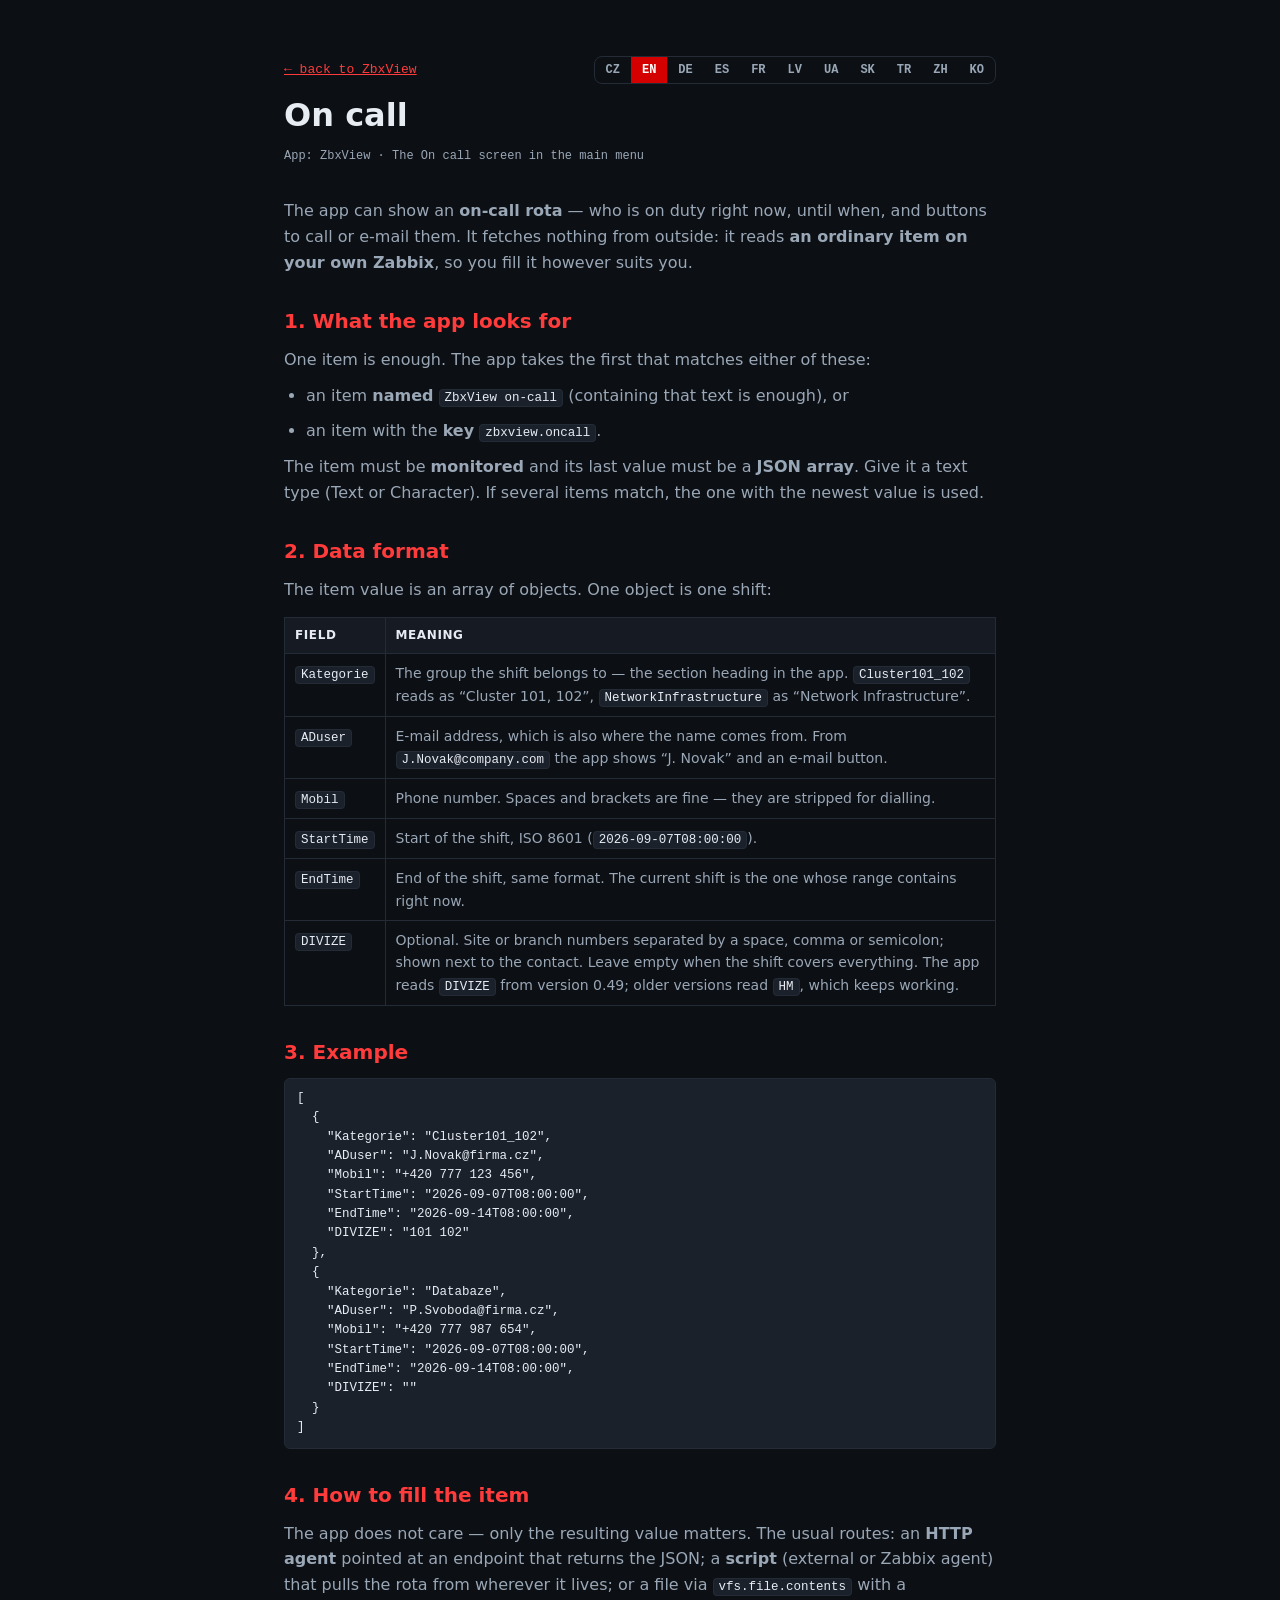
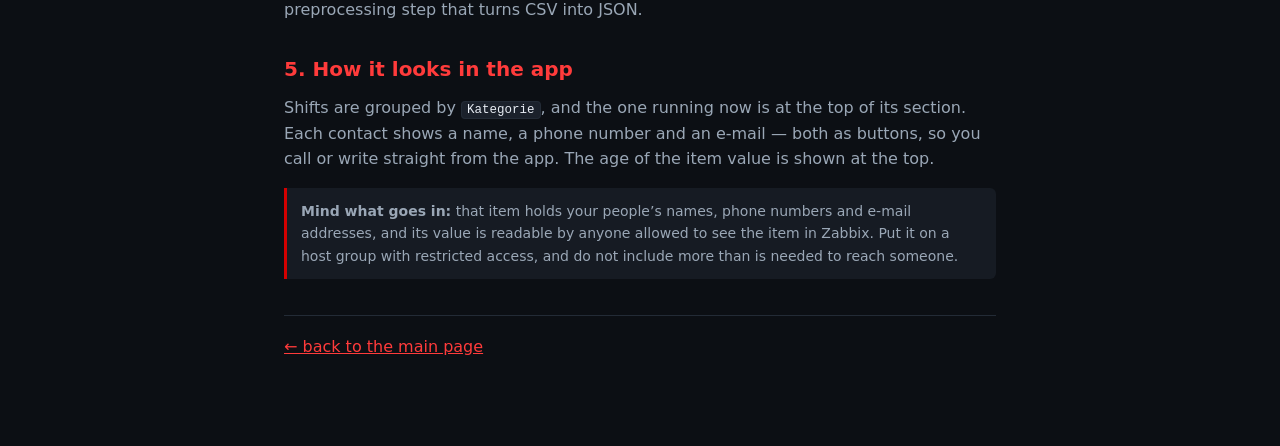
<file: oncall.html>
<!doctype html>
<html lang="cs">
<head>
  <meta charset="utf-8" />
  <meta name="viewport" content="width=device-width, initial-scale=1" />
  <title>ZbxView — Pohotovosti (On call)</title>
  <meta name="description" content="Jak v Zabbixu připravit data pro obrazovku Pohotovosti v aplikaci ZbxView — název položky, klíč, formát JSON a příklad." />
  <link rel="icon" href="assets/icon.png" />
  <link rel="stylesheet" href="styles.css" />
</head>
<body>
  <div class="doc">
    <div class="doc-top">
      <a class="back" href="index.html" data-i18n="back">← zpět na ZbxView</a>
      <div class="lang-switch">
        <button class="lang-opt" data-lang="cs">CZ</button>
        <button class="lang-opt" data-lang="en">EN</button>
        <button class="lang-opt" data-lang="de">DE</button>
        <button class="lang-opt" data-lang="es">ES</button>
        <button class="lang-opt" data-lang="fr">FR</button>
        <button class="lang-opt" data-lang="lv">LV</button>
        <button class="lang-opt" data-lang="uk">UA</button>
        <button class="lang-opt" data-lang="sk">SK</button>
        <button class="lang-opt" data-lang="tr">TR</button>
        <button class="lang-opt" data-lang="zh">ZH</button>
        <button class="lang-opt" data-lang="ko">KO</button>
      </div>
    </div>

    <h1 data-i18n="title">Pohotovosti (On call)</h1>
    <div class="updated" data-i18n="updated">Aplikace: ZbxView · Obrazovka Pohotovosti v hlavním menu</div>

    <p data-i18n="intro">Aplikace umí zobrazit <strong>rozpis pohotovostí</strong> — kdo právě drží službu, do kdy, a tlačítka pro zavolání a e-mail. Data si nebere odnikud zvenčí: čte je z <strong>obyčejné položky ve vašem Zabbixu</strong>, takže si je naplníte, jak vám vyhovuje.</p>

    <h2 data-i18n="s1_h">1. Co aplikace hledá</h2>
    <p data-i18n="s1_p">Stačí jedna položka. Aplikace vezme první, která odpovídá kterékoli z těchto podmínek:</p>
    <ul>
      <li data-i18n="s1_li1">položka <strong>pojmenovaná</strong> <code>ZbxView on-call</code> (název stačí, aby ten text obsahoval), nebo</li>
      <li data-i18n="s1_li2">položka s <strong>klíčem</strong> <code>zbxview.oncall</code>.</li>
    </ul>
    <p data-i18n="s1_p2">Položka musí být <strong>monitorovaná</strong> a její poslední hodnota musí být <strong>pole JSON</strong>. Typ zvolte textový (Text nebo Character). Pokud odpovídá víc položek, použije se ta s nejnovější hodnotou.</p>

    <h2 data-i18n="s2_h">2. Formát dat</h2>
    <p data-i18n="s2_p">Hodnotou položky je pole objektů. Jeden objekt = jedna směna:</p>

    <table class="tbl">
      <thead>
        <tr>
          <th data-i18n="th_field">Pole</th>
          <th data-i18n="th_meaning">Význam</th>
        </tr>
      </thead>
      <tbody>
        <tr><td><code>Kategorie</code></td><td data-i18n="k_kat">Skupina, pod kterou se směna zařadí — nadpis sekce v aplikaci. <code>Cluster101_102</code> se vypíše jako „Cluster 101, 102“, <code>SitovaInfrastruktura</code> jako „Sitova Infrastruktura“.</td></tr>
        <tr><td><code>ADuser</code></td><td data-i18n="k_ad">E-mail, který je zároveň zdrojem jména. Z <code>J.Novak@firma.cz</code> aplikace zobrazí „J. Novak“ a e-mailové tlačítko.</td></tr>
        <tr><td><code>Mobil</code></td><td data-i18n="k_mobil">Telefon. Mezery a závorky nevadí, pro vytáčení se odstraní.</td></tr>
        <tr><td><code>StartTime</code></td><td data-i18n="k_start">Začátek směny, ISO 8601 (<code>2026-09-07T08:00:00</code>).</td></tr>
        <tr><td><code>EndTime</code></td><td data-i18n="k_end">Konec směny, stejný formát. Aktuální je směna, do jejíhož rozmezí spadá právě teď.</td></tr>
        <tr><td><code>DIVIZE</code></td><td data-i18n="k_hm">Volitelné. Čísla poboček nebo lokalit oddělená mezerou, čárkou či středníkem; zobrazí se u kontaktu. Nechte prázdné, pokud směna platí všude. Klíč <code>DIVIZE</code> čte aplikace od verze 0.49; starší verze čtou <code>HM</code>, který funguje i nadále.</td></tr>
      </tbody>
    </table>

    <h2 data-i18n="s3_h">3. Příklad</h2>
    <pre><code>[
  {
    "Kategorie": "Cluster101_102",
    "ADuser": "J.Novak@firma.cz",
    "Mobil": "+420 777 123 456",
    "StartTime": "2026-09-07T08:00:00",
    "EndTime": "2026-09-14T08:00:00",
    "DIVIZE": "101 102"
  },
  {
    "Kategorie": "Databaze",
    "ADuser": "P.Svoboda@firma.cz",
    "Mobil": "+420 777 987 654",
    "StartTime": "2026-09-07T08:00:00",
    "EndTime": "2026-09-14T08:00:00",
    "DIVIZE": ""
  }
]</code></pre>

    <h2 data-i18n="s4_h">4. Čím položku naplnit</h2>
    <p data-i18n="s4_p">Na tom aplikaci nezáleží, jde jí jen o výslednou hodnotu. Obvyklé cesty: <strong>HTTP agent</strong> na endpoint, který to JSON vrací; <strong>skript</strong> (externí nebo Zabbix agent), který si data vytáhne z rozpisu služeb; nebo soubor přes <code>vfs.file.contents</code> a předzpracování, které CSV převede na JSON.</p>

    <h2 data-i18n="s5_h">5. Jak to vypadá v aplikaci</h2>
    <p data-i18n="s5_p">Směny se seskupí podle <code>Kategorie</code> a v každé sekci je nahoře ta, která právě běží. U kontaktu je jméno, telefon a e-mail — obojí jako tlačítko, takže se z aplikace rovnou zavolá nebo napíše. Nahoře je vidět, jak stará je poslední hodnota položky.</p>

    <div class="note" data-i18n="note_privacy"><strong>Pozor na obsah:</strong> do té položky dáváte jména, telefonní čísla a e-maily svých lidí, a ta hodnota je čitelná pro každého, kdo má v Zabbixu právo tu položku vidět. Omez proto přístup na skupinu hostů, kam patří, a nedávej tam víc, než je pro zavolání potřeba.</div>

    <p class="doc-foot"><a href="index.html" data-i18n="foot_back">← zpět na hlavní stránku</a></p>
  </div>
  <script>
  (function () {
    var EN = {
      back: "← back to ZbxView",
      title: "On call",
      updated: "App: ZbxView · The On call screen in the main menu",
      intro: "The app can show an <strong>on-call rota</strong> — who is on duty right now, until when, and buttons to call or e-mail them. It fetches nothing from outside: it reads <strong>an ordinary item on your own Zabbix</strong>, so you fill it however suits you.",
      s1_h: "1. What the app looks for",
      s1_p: "One item is enough. The app takes the first that matches either of these:",
      s1_li1: "an item <strong>named</strong> <code>ZbxView on-call</code> (containing that text is enough), or",
      s1_li2: "an item with the <strong>key</strong> <code>zbxview.oncall</code>.",
      s1_p2: "The item must be <strong>monitored</strong> and its last value must be a <strong>JSON array</strong>. Give it a text type (Text or Character). If several items match, the one with the newest value is used.",
      s2_h: "2. Data format",
      s2_p: "The item value is an array of objects. One object is one shift:",
      th_field: "Field",
      th_meaning: "Meaning",
      k_kat: "The group the shift belongs to — the section heading in the app. <code>Cluster101_102</code> reads as “Cluster 101, 102”, <code>NetworkInfrastructure</code> as “Network Infrastructure”.",
      k_ad: "E-mail address, which is also where the name comes from. From <code>J.Novak@company.com</code> the app shows “J. Novak” and an e-mail button.",
      k_mobil: "Phone number. Spaces and brackets are fine — they are stripped for dialling.",
      k_start: "Start of the shift, ISO 8601 (<code>2026-09-07T08:00:00</code>).",
      k_end: "End of the shift, same format. The current shift is the one whose range contains right now.",
      k_hm: "Optional. Site or branch numbers separated by a space, comma or semicolon; shown next to the contact. Leave empty when the shift covers everything. The app reads <code>DIVIZE</code> from version 0.49; older versions read <code>HM</code>, which keeps working.",
      s3_h: "3. Example",
      s4_h: "4. How to fill the item",
      s4_p: "The app does not care — only the resulting value matters. The usual routes: an <strong>HTTP agent</strong> pointed at an endpoint that returns the JSON; a <strong>script</strong> (external or Zabbix agent) that pulls the rota from wherever it lives; or a file via <code>vfs.file.contents</code> with a preprocessing step that turns CSV into JSON.",
      s5_h: "5. How it looks in the app",
      s5_p: "Shifts are grouped by <code>Kategorie</code>, and the one running now is at the top of its section. Each contact shows a name, a phone number and an e-mail — both as buttons, so you call or write straight from the app. The age of the item value is shown at the top.",
      note_privacy: "<strong>Mind what goes in:</strong> that item holds your people’s names, phone numbers and e-mail addresses, and its value is readable by anyone allowed to see the item in Zabbix. Put it on a host group with restricted access, and do not include more than is needed to reach someone.",
      foot_back: "← back to the main page",
      __title: "ZbxView — On call",
      __desc: "How to prepare the data in Zabbix for the On call screen in ZbxView — item name, key, JSON format and an example.",
    };
    var DE = {
      back: "← zurück zu ZbxView",
      title: "Bereitschaft",
      updated: "App: ZbxView · Der Bereitschafts-Bildschirm im Hauptmenü",
      intro: "Die App kann einen <strong>Bereitschaftsplan</strong> anzeigen — wer gerade Dienst hat, bis wann, und Schaltflächen zum Anrufen und Mailen. Sie holt nichts von außen: sie liest <strong>ein gewöhnliches Item auf Ihrem eigenen Zabbix</strong>, das Sie befüllen, wie es Ihnen passt.",
      s1_h: "1. Wonach die App sucht",
      s1_p: "Ein Item genügt. Die App nimmt das erste, auf das eines davon zutrifft:",
      s1_li1: "ein Item mit dem <strong>Namen</strong> <code>ZbxView on-call</code> (der Text muss nur enthalten sein), oder",
      s1_li2: "ein Item mit dem <strong>Schlüssel</strong> <code>zbxview.oncall</code>.",
      s1_p2: "Das Item muss <strong>überwacht</strong> sein und sein letzter Wert ein <strong>JSON-Array</strong>. Wählen Sie einen Texttyp (Text oder Character). Treffen mehrere Items zu, wird das mit dem neuesten Wert verwendet.",
      s2_h: "2. Datenformat",
      s2_p: "Der Wert des Items ist ein Array von Objekten. Ein Objekt ist eine Schicht:",
      th_field: "Feld",
      th_meaning: "Bedeutung",
      k_kat: "Die Gruppe, zu der die Schicht gehört — die Abschnittsüberschrift in der App. <code>Cluster101_102</code> erscheint als „Cluster 101, 102“, <code>NetzwerkInfrastruktur</code> als „Netzwerk Infrastruktur“.",
      k_ad: "E-Mail-Adresse, aus der auch der Name kommt. Aus <code>J.Novak@firma.de</code> zeigt die App „J. Novak“ und eine E-Mail-Schaltfläche.",
      k_mobil: "Telefonnummer. Leerzeichen und Klammern stören nicht — zum Wählen werden sie entfernt.",
      k_start: "Beginn der Schicht, ISO 8601 (<code>2026-09-07T08:00:00</code>).",
      k_end: "Ende der Schicht, gleiches Format. Aktuell ist die Schicht, in deren Zeitraum der jetzige Moment fällt.",
      k_hm: "Optional. Standort- oder Filialnummern, getrennt durch Leerzeichen, Komma oder Semikolon; wird beim Kontakt angezeigt. Leer lassen, wenn die Schicht überall gilt. <code>DIVIZE</code> liest die App ab Version 0.49; ältere Versionen lesen <code>HM</code>, das weiterhin funktioniert.",
      s3_h: "3. Beispiel",
      s4_h: "4. Womit das Item befüllt wird",
      s4_p: "Das ist der App gleichgültig — es zählt nur der Wert am Ende. Übliche Wege: ein <strong>HTTP-Agent</strong> auf einen Endpunkt, der das JSON liefert; ein <strong>Skript</strong> (extern oder Zabbix-Agent), das den Plan dort abholt, wo er gepflegt wird; oder eine Datei über <code>vfs.file.contents</code> mit einem Vorverarbeitungsschritt, der CSV in JSON verwandelt.",
      s5_h: "5. Wie es in der App aussieht",
      s5_p: "Die Schichten werden nach <code>Kategorie</code> gruppiert, und die gerade laufende steht in ihrem Abschnitt oben. Jeder Kontakt zeigt Name, Telefonnummer und E-Mail — beides als Schaltfläche, sodass Sie direkt aus der App anrufen oder schreiben. Oben steht, wie alt der letzte Wert des Items ist.",
      note_privacy: "<strong>Achten Sie auf den Inhalt:</strong> in diesem Item stehen Namen, Telefonnummern und E-Mail-Adressen Ihrer Leute, und der Wert ist für jeden lesbar, der das Item in Zabbix sehen darf. Legen Sie es auf eine Hostgruppe mit eingeschränktem Zugriff und schreiben Sie nicht mehr hinein, als zum Erreichen einer Person nötig ist.",
      foot_back: "← zurück zur Hauptseite",
      __title: "ZbxView — Bereitschaft",
      __desc: "Wie Sie in Zabbix die Daten für den Bereitschafts-Bildschirm in ZbxView vorbereiten — Item-Name, Schlüssel, JSON-Format und ein Beispiel.",
    };
    var ES = {
      back: "← volver a ZbxView",
      title: "Guardias",
      updated: "App: ZbxView · La pantalla Guardias del menú principal",
      intro: "La aplicación puede mostrar un <strong>cuadro de guardias</strong>: quién está de guardia ahora, hasta cuándo, y botones para llamar o escribir. No trae nada de fuera: lee <strong>un ítem normal de tu propio Zabbix</strong>, así que lo rellenas como te convenga.",
      s1_h: "1. Qué busca la aplicación",
      s1_p: "Basta con un ítem. La aplicación toma el primero que cumpla cualquiera de estas condiciones:",
      s1_li1: "un ítem <strong>llamado</strong> <code>ZbxView on-call</code> (basta con que el nombre contenga ese texto), o",
      s1_li2: "un ítem con la <strong>clave</strong> <code>zbxview.oncall</code>.",
      s1_p2: "El ítem debe estar <strong>monitorizado</strong> y su último valor debe ser un <strong>array JSON</strong>. Usa un tipo de texto (Text o Character). Si coinciden varios ítems, se usa el del valor más reciente.",
      s2_h: "2. Formato de los datos",
      s2_p: "El valor del ítem es un array de objetos. Cada objeto es un turno:",
      th_field: "Campo",
      th_meaning: "Significado",
      k_kat: "El grupo al que pertenece el turno: el título de sección en la aplicación. <code>Cluster101_102</code> se muestra como «Cluster 101, 102», y <code>RedInfraestructura</code> como «Red Infraestructura».",
      k_ad: "Dirección de correo, de la que además sale el nombre. De <code>J.Novak@empresa.com</code> la aplicación muestra «J. Novak» y un botón de correo.",
      k_mobil: "Teléfono. Los espacios y paréntesis no molestan: se quitan para marcar.",
      k_start: "Inicio del turno, ISO 8601 (<code>2026-09-07T08:00:00</code>).",
      k_end: "Fin del turno, mismo formato. El turno actual es aquel cuyo intervalo contiene el momento presente.",
      k_hm: "Opcional. Números de centro o de tienda separados por espacio, coma o punto y coma; se muestran junto al contacto. Déjalo vacío si el turno cubre todo. La aplicación lee <code>DIVIZE</code> desde la versión 0.49; las anteriores leen <code>HM</code>, que sigue funcionando.",
      s3_h: "3. Ejemplo",
      s4_h: "4. Cómo rellenar el ítem",
      s4_p: "A la aplicación le da igual: solo cuenta el valor final. Las vías habituales: un <strong>agente HTTP</strong> apuntando a un endpoint que devuelva el JSON; un <strong>script</strong> (externo o del agente Zabbix) que recoja el cuadro de donde se mantenga; o un fichero por <code>vfs.file.contents</code> con un preprocesado que convierta CSV en JSON.",
      s5_h: "5. Cómo se ve en la aplicación",
      s5_p: "Los turnos se agrupan por <code>Kategorie</code> y el que está en curso aparece arriba de su sección. Cada contacto muestra nombre, teléfono y correo, ambos como botones, así que llamas o escribes desde la propia aplicación. Arriba se ve la antigüedad del último valor del ítem.",
      note_privacy: "<strong>Cuidado con lo que pones:</strong> ese ítem contiene nombres, teléfonos y correos de tu gente, y su valor lo puede leer cualquiera con permiso para ver el ítem en Zabbix. Colócalo en un grupo de hosts con acceso restringido y no incluyas más de lo necesario para localizar a alguien.",
      foot_back: "← volver a la página principal",
      __title: "ZbxView — Guardias",
      __desc: "Cómo preparar en Zabbix los datos de la pantalla Guardias de ZbxView: nombre del ítem, clave, formato JSON y un ejemplo.",
    };
    var FR = {
      back: "← retour à ZbxView",
      title: "Astreintes",
      updated: "App : ZbxView · L’écran Astreintes du menu principal",
      intro: "L’application peut afficher un <strong>tableau d’astreinte</strong> — qui est de garde en ce moment, jusqu’à quand, et des boutons pour appeler ou écrire. Elle ne va rien chercher à l’extérieur : elle lit <strong>un élément ordinaire de votre propre Zabbix</strong>, que vous remplissez comme bon vous semble.",
      s1_h: "1. Ce que l’application cherche",
      s1_p: "Un seul élément suffit. L’application prend le premier qui satisfait l’une de ces conditions :",
      s1_li1: "un élément <strong>nommé</strong> <code>ZbxView on-call</code> (il suffit que le nom contienne ce texte), ou",
      s1_li2: "un élément de <strong>clé</strong> <code>zbxview.oncall</code>.",
      s1_p2: "L’élément doit être <strong>surveillé</strong> et sa dernière valeur doit être un <strong>tableau JSON</strong>. Choisissez un type texte (Text ou Character). Si plusieurs éléments correspondent, celui dont la valeur est la plus récente l’emporte.",
      s2_h: "2. Format des données",
      s2_p: "La valeur de l’élément est un tableau d’objets. Un objet correspond à une garde :",
      th_field: "Champ",
      th_meaning: "Signification",
      k_kat: "Le groupe auquel la garde appartient — le titre de section dans l’application. <code>Cluster101_102</code> s’affiche « Cluster 101, 102 », et <code>ReseauInfrastructure</code> « Reseau Infrastructure ».",
      k_ad: "Adresse e-mail, dont vient aussi le nom. À partir de <code>J.Novak@societe.fr</code>, l’application affiche « J. Novak » et un bouton e-mail.",
      k_mobil: "Numéro de téléphone. Espaces et parenthèses ne gênent pas : ils sont retirés pour la numérotation.",
      k_start: "Début de la garde, ISO 8601 (<code>2026-09-07T08:00:00</code>).",
      k_end: "Fin de la garde, même format. La garde en cours est celle dont l’intervalle contient l’instant présent.",
      k_hm: "Facultatif. Numéros de site ou d’agence séparés par une espace, une virgule ou un point-virgule ; affichés à côté du contact. Laissez vide si la garde couvre tout. L’application lit <code>DIVIZE</code> à partir de la version 0.49 ; les versions antérieures lisent <code>HM</code>, qui fonctionne toujours.",
      s3_h: "3. Exemple",
      s4_h: "4. Comment alimenter l’élément",
      s4_p: "Peu importe à l’application : seule compte la valeur obtenue. Les voies habituelles : un <strong>agent HTTP</strong> vers un endpoint qui renvoie le JSON ; un <strong>script</strong> (externe ou agent Zabbix) qui récupère le planning là où il est tenu ; ou un fichier via <code>vfs.file.contents</code> avec un prétraitement qui transforme le CSV en JSON.",
      s5_h: "5. Ce que cela donne dans l’application",
      s5_p: "Les gardes sont regroupées par <code>Kategorie</code>, et celle en cours figure en haut de sa section. Chaque contact affiche un nom, un téléphone et un e-mail — les deux sous forme de boutons, pour appeler ou écrire directement depuis l’application. En haut s’affiche l’ancienneté de la dernière valeur.",
      note_privacy: "<strong>Attention au contenu :</strong> cet élément contient les noms, numéros et adresses de vos collègues, et sa valeur est lisible par quiconque a le droit de voir l’élément dans Zabbix. Placez-le sur un groupe d’hôtes à accès restreint et n’y mettez pas plus que ce qu’il faut pour joindre quelqu’un.",
      foot_back: "← retour à la page principale",
      __title: "ZbxView — Astreintes",
      __desc: "Comment préparer dans Zabbix les données de l’écran Astreintes de ZbxView : nom de l’élément, clé, format JSON et un exemple.",
    };
    var LV = {
      back: "← atpakaļ uz ZbxView",
      title: "Dežūras",
      updated: "Lietotne: ZbxView · Dežūru ekrāns galvenajā izvēlnē",
      intro: "Lietotne var rādīt <strong>dežūru grafiku</strong> — kurš pašlaik dežūrē, līdz kuram brīdim, un pogas zvanīšanai un e-pastam. Neko no ārpuses tā nevelk: tā lasa <strong>parastu vienumu jūsu pašu Zabbix serverī</strong>, tāpēc to aizpildāt, kā jums ērtāk.",
      s1_h: "1. Ko lietotne meklē",
      s1_p: "Pietiek ar vienu vienumu. Lietotne ņem pirmo, kas atbilst kādam no šiem nosacījumiem:",
      s1_li1: "vienums ar <strong>nosaukumu</strong> <code>ZbxView on-call</code> (pietiek, ka nosaukums satur šo tekstu), vai",
      s1_li2: "vienums ar <strong>atslēgu</strong> <code>zbxview.oncall</code>.",
      s1_p2: "Vienumam jābūt <strong>uzraudzītam</strong>, un tā pēdējai vērtībai jābūt <strong>JSON masīvam</strong>. Izvēlieties teksta tipu (Text vai Character). Ja atbilst vairāki vienumi, tiek izmantots tas ar jaunāko vērtību.",
      s2_h: "2. Datu formāts",
      s2_p: "Vienuma vērtība ir objektu masīvs. Viens objekts ir viena maiņa:",
      th_field: "Lauks",
      th_meaning: "Nozīme",
      k_kat: "Grupa, kurai maiņa pieder — sadaļas virsraksts lietotnē. <code>Cluster101_102</code> tiek rādīts kā “Cluster 101, 102”, bet <code>TiklaInfrastruktura</code> kā “Tikla Infrastruktura”.",
      k_ad: "E-pasta adrese, no kuras tiek iegūts arī vārds. No <code>J.Novak@uznemums.lv</code> lietotne parāda “J. Novak” un e-pasta pogu.",
      k_mobil: "Tālruņa numurs. Atstarpes un iekavas netraucē — zvanīšanai tās tiek noņemtas.",
      k_start: "Maiņas sākums, ISO 8601 (<code>2026-09-07T08:00:00</code>).",
      k_end: "Maiņas beigas, tāds pats formāts. Pašreizējā ir tā maiņa, kuras intervālā ietilpst šis brīdis.",
      k_hm: "Neobligāti. Objektu vai filiāļu numuri, atdalīti ar atstarpi, komatu vai semikolu; tiek rādīti pie kontakta. Atstājiet tukšu, ja maiņa attiecas uz visu. <code>DIVIZE</code> lietotne nolasa no versijas 0.49; vecākas versijas nolasa <code>HM</code>, kas darbojas joprojām.",
      s3_h: "3. Piemērs",
      s4_h: "4. Ar ko vienumu aizpildīt",
      s4_p: "Lietotnei tas ir vienalga — nozīme ir tikai gala vērtībai. Ierastie ceļi: <strong>HTTP aģents</strong> uz galapunktu, kas atgriež šo JSON; <strong>skripts</strong> (ārējs vai Zabbix aģenta), kas paņem grafiku no turienes, kur tas tiek uzturēts; vai fails caur <code>vfs.file.contents</code> ar priekšapstrādi, kas CSV pārveido par JSON.",
      s5_h: "5. Kā tas izskatās lietotnē",
      s5_p: "Maiņas tiek grupētas pēc <code>Kategorie</code>, un tā, kas notiek pašlaik, ir savas sadaļas augšā. Pie katra kontakta ir vārds, tālrunis un e-pasts — abi kā pogas, tāpēc zvanāt vai rakstāt tieši no lietotnes. Augšā redzams, cik veca ir vienuma pēdējā vērtība.",
      note_privacy: "<strong>Uzmanieties ar saturu:</strong> šajā vienumā ir jūsu cilvēku vārdi, tālruņu numuri un e-pasta adreses, un tā vērtību var izlasīt ikviens, kam Zabbix ir tiesības šo vienumu redzēt. Novietojiet to resursdatoru grupā ar ierobežotu piekļuvi un nelieciet tur vairāk, nekā vajadzīgs, lai kādu sazvanītu.",
      foot_back: "← atpakaļ uz galveno lapu",
      __title: "ZbxView — Dežūras",
      __desc: "Kā Zabbix sagatavot datus ZbxView Dežūru ekrānam — vienuma nosaukums, atslēga, JSON formāts un piemērs.",
    };
    var UK = {
      "back": "← назад до ZbxView",
      "title": "Чергування",
      "updated": "Застосунок: ZbxView · Екран «Чергування» в головному меню",
      "intro": "Застосунок може показувати <strong>графік чергувань</strong> — хто зараз чергує, до котрої, і кнопки, щоб зателефонувати чи написати листа. Він нічого не завантажує ззовні: читає <strong>звичайну метрику (item) у вашому власному Zabbix</strong>, тож заповнюйте її так, як вам зручно.",
      "s1_h": "1. Що шукає застосунок",
      "s1_p": "Достатньо однієї метрики. Застосунок бере першу, що відповідає одній із умов:",
      "s1_li1": "метрика з <strong>назвою</strong> <code>ZbxView on-call</code> (достатньо, щоб назва містила цей текст), або",
      "s1_li2": "метрика з <strong>ключем</strong> <code>zbxview.oncall</code>.",
      "s1_p2": "Метрика має бути <strong>активною</strong>, а її останнє значення — <strong>масивом JSON</strong>. Задайте їй текстовий тип (Text або Character). Якщо підходить кілька метрик, використовується та, що має найновіше значення.",
      "s2_h": "2. Формат даних",
      "s2_p": "Значення метрики — масив об’єктів. Один об’єкт — одна зміна:",
      "th_field": "Поле",
      "th_meaning": "Значення",
      "k_kat": "Група, до якої належить зміна, — заголовок розділу в застосунку. <code>Cluster101_102</code> читається як «Cluster 101, 102», <code>NetworkInfrastructure</code> — як «Network Infrastructure».",
      "k_ad": "Адреса електронної пошти, з якої також береться ім’я. З <code>J.Novak@company.com</code> застосунок покаже «J. Novak» і кнопку листа.",
      "k_mobil": "Номер телефону. Пробіли й дужки допустимі — під час набору вони прибираються.",
      "k_start": "Початок зміни, ISO 8601 (<code>2026-09-07T08:00:00</code>).",
      "k_end": "Кінець зміни, у тому ж форматі. Поточна зміна — та, чий проміжок містить теперішній момент.",
      "k_hm": "Необов’язково. Номери об’єктів чи філій, розділені пробілом, комою або крапкою з комою; показуються біля контакту. Залиште порожнім, якщо зміна охоплює все. Застосунок читає <code>DIVIZE</code> з версії 0.49; старші версії читають <code>HM</code>, яке й далі працює.",
      "s3_h": "3. Приклад",
      "s4_h": "4. Як заповнити метрику",
      "s4_p": "Застосунку байдуже — важить лише підсумкове значення. Звичайні способи: <strong>HTTP-агент</strong>, спрямований на кінцеву точку, що повертає JSON; <strong>скрипт</strong> (зовнішній або агента Zabbix), який бере графік звідти, де він зберігається; або файл через <code>vfs.file.contents</code> із кроком попередньої обробки, що перетворює CSV на JSON.",
      "s5_h": "5. Як це виглядає в застосунку",
      "s5_p": "Зміни згруповано за <code>Kategorie</code>, а та, що триває зараз, стоїть на початку свого розділу. Кожен контакт показує ім’я, номер телефону й e-mail — обидва як кнопки, тож можна зателефонувати чи написати прямо із застосунку. Угорі показано вік значення метрики.",
      "note_privacy": "<strong>Зважайте на вміст:</strong> ця метрика містить імена, номери телефонів та адреси електронної пошти ваших людей, а її значення може прочитати кожен, кому дозволено бачити цю метрику в Zabbix. Розмістіть її в групі хостів з обмеженим доступом і не додавайте більше, ніж потрібно, щоб зв’язатися з людиною.",
      "foot_back": "← назад на головну сторінку",
      "__title": "ZbxView — Чергування",
      "__desc": "Як підготувати дані в Zabbix для екрана «Чергування» в ZbxView — назва метрики, ключ, формат JSON і приклад."
    };
    var SK = {
      "back": "← späť na ZbxView",
      "title": "Pohotovosti",
      "updated": "Aplikácia: ZbxView · Obrazovka Pohotovosti v hlavnom menu",
      "intro": "Aplikácia vie zobraziť <strong>rozpis pohotovostí</strong> — kto má práve službu, dokedy, a tlačidlá na zavolanie alebo e-mail. Nič nesťahuje zvonku: číta <strong>bežnú položku vo vašom vlastnom Zabbixe</strong>, takže ju plníte, ako vám vyhovuje.",
      "s1_h": "1. Čo aplikácia hľadá",
      "s1_p": "Stačí jedna položka. Aplikácia vezme prvú, ktorá zodpovedá jednej z týchto podmienok:",
      "s1_li1": "položka s <strong>názvom</strong> <code>ZbxView on-call</code> (stačí, aby tento text obsahovala), alebo",
      "s1_li2": "položka s <strong>kľúčom</strong> <code>zbxview.oncall</code>.",
      "s1_p2": "Položka musí byť <strong>monitorovaná</strong> a jej posledná hodnota musí byť <strong>pole JSON</strong>. Dajte jej textový typ (Text alebo Character). Ak zodpovedá viac položiek, použije sa tá s najnovšou hodnotou.",
      "s2_h": "2. Formát dát",
      "s2_p": "Hodnota položky je pole objektov. Jeden objekt je jedna služba:",
      "th_field": "Pole",
      "th_meaning": "Význam",
      "k_kat": "Skupina, do ktorej služba patrí — nadpis sekcie v aplikácii. <code>Cluster101_102</code> sa zobrazí ako „Cluster 101, 102“, <code>NetworkInfrastructure</code> ako „Network Infrastructure“.",
      "k_ad": "E-mailová adresa, z ktorej sa odvodí aj meno. Z <code>J.Novak@company.com</code> aplikácia zobrazí „J. Novak“ a tlačidlo e-mailu.",
      "k_mobil": "Telefónne číslo. Medzery a zátvorky nevadia — pri vytáčaní sa odstránia.",
      "k_start": "Začiatok služby, ISO 8601 (<code>2026-09-07T08:00:00</code>).",
      "k_end": "Koniec služby, rovnaký formát. Aktuálna služba je tá, ktorej rozsah obsahuje práve teraz.",
      "k_hm": "Nepovinné. Čísla pobočiek alebo prevádzok oddelené medzerou, čiarkou alebo bodkočiarkou; zobrazia sa pri kontakte. Nechajte prázdne, ak služba pokrýva všetko. Aplikácia číta <code>DIVIZE</code> od verzie 0.49; staršie verzie čítajú <code>HM</code>, ktoré naďalej funguje.",
      "s3_h": "3. Príklad",
      "s4_h": "4. Ako položku plniť",
      "s4_p": "Aplikácii je to jedno — záleží len na výslednej hodnote. Bežné spôsoby: <strong>HTTP agent</strong> nasmerovaný na endpoint, ktorý vracia JSON; <strong>skript</strong> (externý alebo Zabbix agent), ktorý stiahne rozpis odtiaľ, kde je uložený; alebo súbor cez <code>vfs.file.contents</code> s krokom predspracovania, ktorý prevedie CSV na JSON.",
      "s5_h": "5. Ako to vyzerá v aplikácii",
      "s5_p": "Služby sú zoskupené podľa <code>Kategorie</code> a práve prebiehajúca je navrchu svojej sekcie. Pri každom kontakte je meno, telefónne číslo a e-mail — oboje ako tlačidlá, takže voláte alebo píšete priamo z aplikácie. Navrchu je uvedený vek hodnoty položky.",
      "note_privacy": "<strong>Dajte pozor, čo tam dávate:</strong> položka obsahuje mená, telefónne čísla a e-mailové adresy vašich ľudí a jej hodnotu si prečíta každý, kto smie položku v Zabbixe vidieť. Dajte ju do skupiny hostiteľov s obmedzeným prístupom a neuvádzajte viac, než je potrebné na zastihnutie človeka.",
      "foot_back": "← späť na hlavnú stránku",
      "__title": "ZbxView — Pohotovosti",
      "__desc": "Ako pripraviť dáta v Zabbixe pre obrazovku Pohotovosti v ZbxView — názov položky, kľúč, formát JSON a príklad."
    };
    var TR = {
      "back": "← ZbxView'a dön",
      "title": "Nöbet",
      "updated": "Uygulama: ZbxView · Ana menüdeki Nöbet ekranı",
      "intro": "Uygulama bir <strong>nöbet çizelgesi</strong> gösterebilir — şu anda kimin nöbette olduğu, ne zamana kadar ve onu aramak veya e-posta göndermek için düğmeler. Dışarıdan hiçbir şey çekmez: <strong>kendi Zabbix'inizdeki sıradan bir öğeyi</strong> okur, böylece onu size uygun şekilde doldurursunuz.",
      "s1_h": "1. Uygulamanın aradığı şey",
      "s1_p": "Tek bir öğe yeterlidir. Uygulama, aşağıdakilerden birine uyan ilk öğeyi alır:",
      "s1_li1": "<strong>adı</strong> <code>ZbxView on-call</code> olan bir öğe (bu metni içermesi yeterli) veya",
      "s1_li2": "<strong>anahtarı</strong> <code>zbxview.oncall</code> olan bir öğe.",
      "s1_p2": "Öğe <strong>izleniyor</strong> olmalı ve son değeri bir <strong>JSON dizisi</strong> olmalıdır. Ona metin türü verin (Text veya Character). Birden fazla öğe eşleşirse en yeni değere sahip olan kullanılır.",
      "s2_h": "2. Veri biçimi",
      "s2_p": "Öğe değeri bir nesne dizisidir. Bir nesne bir vardiyadır:",
      "th_field": "Alan",
      "th_meaning": "Anlamı",
      "k_kat": "Vardiyanın ait olduğu grup — uygulamadaki bölüm başlığı. <code>Cluster101_102</code> “Cluster 101, 102”, <code>NetworkInfrastructure</code> ise “Network Infrastructure” olarak okunur.",
      "k_ad": "E-posta adresi; ad da buradan gelir. <code>J.Novak@company.com</code> adresinden uygulama “J. Novak” ve bir e-posta düğmesi gösterir.",
      "k_mobil": "Telefon numarası. Boşluklar ve parantezler sorun değil — arama için kaldırılırlar.",
      "k_start": "Vardiyanın başlangıcı, ISO 8601 (<code>2026-09-07T08:00:00</code>).",
      "k_end": "Vardiyanın sonu, aynı biçim. Geçerli vardiya, aralığı şu anı içeren vardiyadır.",
      "k_hm": "İsteğe bağlı. Boşluk, virgül veya noktalı virgülle ayrılmış şube veya lokasyon numaraları; kişinin yanında gösterilir. Vardiya her yeri kapsıyorsa boş bırakın. Uygulama <code>DIVIZE</code> alanını 0.49 sürümünden itibaren okur; eski sürümler <code>HM</code> alanını okur ve bu çalışmaya devam eder.",
      "s3_h": "3. Örnek",
      "s4_h": "4. Öğe nasıl doldurulur",
      "s4_p": "Uygulama için fark etmez — yalnızca ortaya çıkan değer önemlidir. Yaygın yollar: JSON döndüren bir uç noktaya yönlendirilmiş bir <strong>HTTP agent</strong>; çizelgeyi bulunduğu yerden çeken bir <strong>betik</strong> (harici veya Zabbix agent); ya da CSV'yi JSON'a dönüştüren bir ön işleme adımıyla <code>vfs.file.contents</code> üzerinden bir dosya.",
      "s5_h": "5. Uygulamada nasıl görünür",
      "s5_p": "Vardiyalar <code>Kategorie</code> alanına göre gruplanır ve şu anda süren vardiya kendi bölümünün en üstündedir. Her kişi için bir ad, telefon numarası ve e-posta gösterilir — ikisi de düğme olarak, böylece doğrudan uygulamadan arayabilir veya yazabilirsiniz. Öğe değerinin yaşı en üstte gösterilir.",
      "note_privacy": "<strong>İçine ne koyduğunuza dikkat edin:</strong> bu öğe çalışanlarınızın adlarını, telefon numaralarını ve e-posta adreslerini içerir ve değeri Zabbix'te öğeyi görme izni olan herkes tarafından okunabilir. Onu erişimi kısıtlı bir host grubuna koyun ve birine ulaşmak için gerekenden fazlasını eklemeyin.",
      "foot_back": "← ana sayfaya dön",
      "__title": "ZbxView — Nöbet",
      "__desc": "ZbxView'daki Nöbet ekranı için Zabbix'te verilerin nasıl hazırlanacağı — öğe adı, anahtar, JSON biçimi ve bir örnek."
    };
    var ZH = {
      "back": "← 返回 ZbxView",
      "title": "值班",
      "updated": "应用：ZbxView · 主菜单中的“值班”屏幕",
      "intro": "应用可以显示<strong>值班表</strong> — 当前谁在值班、值到什么时候，以及拨打电话或发送邮件的按钮。它不从外部获取任何内容：它读取<strong>您自己 Zabbix 中的一个普通监控项</strong>，因此您可以按任何方便的方式填充它。",
      "s1_h": "1. 应用查找什么",
      "s1_p": "一个监控项就够了。应用会采用第一个满足以下任一条件的监控项：",
      "s1_li1": "<strong>名称</strong>为 <code>ZbxView on-call</code> 的监控项（包含该文本即可），或",
      "s1_li2": "<strong>键值</strong>为 <code>zbxview.oncall</code> 的监控项。",
      "s1_p2": "该监控项必须处于<strong>监控</strong>状态，且最新值必须是 <strong>JSON 数组</strong>。请为其设置文本类型（Text 或 Character）。如果有多个监控项匹配，则使用值最新的那个。",
      "s2_h": "2. 数据格式",
      "s2_p": "监控项的值是一个对象数组。一个对象代表一个班次：",
      "th_field": "字段",
      "th_meaning": "含义",
      "k_kat": "班次所属的组 — 即应用中的分区标题。<code>Cluster101_102</code> 显示为“Cluster 101, 102”，<code>NetworkInfrastructure</code> 显示为“Network Infrastructure”。",
      "k_ad": "电子邮件地址，姓名也由此得出。对于 <code>J.Novak@company.com</code>，应用会显示“J. Novak”和一个邮件按钮。",
      "k_mobil": "电话号码。可以包含空格和括号 — 拨号时会自动去除。",
      "k_start": "班次开始时间，ISO 8601 格式（<code>2026-09-07T08:00:00</code>）。",
      "k_end": "班次结束时间，格式相同。当前班次是时间范围包含此刻的那个班次。",
      "k_hm": "可选。站点或分支编号，用空格、逗号或分号分隔；显示在联系人旁边。如果该班次覆盖全部范围，请留空。应用从 0.49 版起读取 <code>DIVIZE</code>；旧版本读取 <code>HM</code>，它仍然有效。",
      "s3_h": "3. 示例",
      "s4_h": "4. 如何填充监控项",
      "s4_p": "应用并不关心方式 — 只有最终的值才重要。常见做法：指向返回 JSON 的端点的 <strong>HTTP agent</strong>；从值班表所在位置拉取数据的<strong>脚本</strong>（外部脚本或 Zabbix agent）；或者通过 <code>vfs.file.contents</code> 读取文件，并用预处理步骤将 CSV 转换为 JSON。",
      "s5_h": "5. 在应用中的显示效果",
      "s5_p": "班次按 <code>Kategorie</code> 分组，当前进行中的班次位于其分区顶部。每个联系人显示姓名、电话号码和电子邮件 — 两者都是按钮，因此可以直接在应用中拨打或写信。监控项值的时效显示在顶部。",
      "note_privacy": "<strong>注意放入的内容：</strong>该监控项包含您员工的姓名、电话号码和电子邮件地址，任何有权在 Zabbix 中查看该监控项的人都可以读取其值。请将其放在访问受限的主机群组中，并且只包含联系某人所必需的信息。",
      "foot_back": "← 返回主页",
      "__title": "ZbxView — 值班",
      "__desc": "如何在 Zabbix 中为 ZbxView 的“值班”屏幕准备数据 — 监控项名称、键值、JSON 格式和示例。"
    };
    var KO = {
      "back": "← ZbxView로 돌아가기",
      "title": "당직",
      "updated": "앱: ZbxView · 메인 메뉴의 당직 화면",
      "intro": "앱은 <strong>당직 일정</strong>을 보여 줄 수 있습니다. 지금 누가 언제까지 당직인지, 그리고 전화나 이메일을 보내는 버튼까지. 외부에서 아무것도 가져오지 않고 <strong>사용자 자신의 Zabbix에 있는 일반 아이템</strong>을 읽으므로 원하는 방식으로 채우면 됩니다.",
      "s1_h": "1. 앱이 찾는 것",
      "s1_p": "아이템 하나면 충분합니다. 앱은 다음 중 하나와 일치하는 첫 번째 아이템을 사용합니다:",
      "s1_li1": "<strong>이름</strong>이 <code>ZbxView on-call</code>인 아이템(이 텍스트가 포함되기만 하면 됨), 또는",
      "s1_li2": "<strong>키</strong>가 <code>zbxview.oncall</code>인 아이템.",
      "s1_p2": "아이템은 <strong>모니터링 중</strong>이어야 하고 마지막 값은 <strong>JSON 배열</strong>이어야 합니다. 텍스트 유형(Text 또는 Character)으로 지정하세요. 여러 아이템이 일치하면 가장 최근 값을 가진 아이템이 사용됩니다.",
      "s2_h": "2. 데이터 형식",
      "s2_p": "아이템 값은 객체의 배열입니다. 객체 하나가 근무조 하나입니다:",
      "th_field": "필드",
      "th_meaning": "의미",
      "k_kat": "근무조가 속한 그룹 — 앱의 섹션 제목입니다. <code>Cluster101_102</code>는 “Cluster 101, 102”로, <code>NetworkInfrastructure</code>는 “Network Infrastructure”로 표시됩니다.",
      "k_ad": "이메일 주소이며 이름도 여기서 가져옵니다. <code>J.Novak@company.com</code>에서 앱은 “J. Novak”과 이메일 버튼을 표시합니다.",
      "k_mobil": "전화번호. 공백과 괄호는 괜찮습니다. 전화를 걸 때 제거됩니다.",
      "k_start": "근무 시작, ISO 8601 (<code>2026-09-07T08:00:00</code>).",
      "k_end": "근무 종료, 같은 형식. 현재 근무조는 지금 시각을 범위에 포함하는 근무조입니다.",
      "k_hm": "선택 사항. 공백, 쉼표 또는 세미콜론으로 구분한 사이트나 지점 번호로, 연락처 옆에 표시됩니다. 근무조가 전체를 담당하면 비워 두세요. 앱은 0.49 버전부터 <code>DIVIZE</code>를 읽으며, 이전 버전은 <code>HM</code>을 읽고 이 방식도 계속 작동합니다.",
      "s3_h": "3. 예시",
      "s4_h": "4. 아이템을 채우는 방법",
      "s4_p": "앱은 방법을 따지지 않고 결과 값만 중요합니다. 일반적인 방법: JSON을 반환하는 엔드포인트를 가리키는 <strong>HTTP 에이전트</strong>, 당직표가 있는 곳에서 가져오는 <strong>스크립트</strong>(외부 스크립트 또는 Zabbix 에이전트), 또는 CSV를 JSON으로 바꾸는 전처리 단계와 함께 <code>vfs.file.contents</code>로 읽는 파일.",
      "s5_h": "5. 앱에서 보이는 모습",
      "s5_p": "근무조는 <code>Kategorie</code>별로 묶이며, 현재 진행 중인 근무조가 섹션 맨 위에 표시됩니다. 각 연락처에는 이름, 전화번호, 이메일이 표시되며 둘 다 버튼이므로 앱에서 바로 전화하거나 메일을 보낼 수 있습니다. 아이템 값의 경과 시간은 맨 위에 표시됩니다.",
      "note_privacy": "<strong>넣는 내용에 주의하세요:</strong> 이 아이템에는 직원의 이름, 전화번호, 이메일 주소가 담기며, Zabbix에서 이 아이템을 볼 수 있는 사람은 누구나 값을 읽을 수 있습니다. 접근이 제한된 호스트 그룹에 두고, 연락에 필요한 것 이상은 넣지 마세요.",
      "foot_back": "← 메인 페이지로 돌아가기",
      "__title": "ZbxView — 당직",
      "__desc": "ZbxView 당직 화면을 위해 Zabbix에서 데이터를 준비하는 방법 — 아이템 이름, 키, JSON 형식과 예시."
    };
    var DICTS = { en: EN, de: DE, es: ES, fr: FR, lv: LV, uk: UK, sk: SK, tr: TR, zh: ZH, ko: KO };
    var htmlEl = document.documentElement;
    var descEl = document.querySelector('meta[name="description"]');
    htmlEl.__csTitle = document.title;
    htmlEl.__csDesc = descEl ? descEl.getAttribute('content') : '';

    function apply(lang) {
      // cs is the markup itself; a language this page has no text for reads English
      var dict = DICTS[lang] || (lang === 'cs' ? null : EN);
      var nodes = document.querySelectorAll('[data-i18n]');
      for (var i = 0; i < nodes.length; i++) {
        var el = nodes[i], key = el.getAttribute('data-i18n');
        if (el.__cs == null) el.__cs = el.innerHTML;
        el.innerHTML = (dict && dict[key] != null) ? dict[key] : el.__cs;
      }
      document.title = dict ? dict.__title : htmlEl.__csTitle;
      if (descEl) descEl.setAttribute('content', dict ? dict.__desc : htmlEl.__csDesc);
      htmlEl.lang = lang === 'zh' ? 'zh-Hans' : lang;
      try { localStorage.setItem('zbxlang', lang); } catch (e) {}
      var opts = document.querySelectorAll('.lang-opt');
      for (var j = 0; j < opts.length; j++) opts[j].classList.toggle('active', opts[j].dataset.lang === lang);
    }
    var opts = document.querySelectorAll('.lang-opt');
    for (var k = 0; k < opts.length; k++) {
      opts[k].addEventListener('click', function () { apply(this.dataset.lang); });
    }
    var saved; try { saved = localStorage.getItem('zbxlang'); } catch (e) {}
    var nav = (navigator.language || '').slice(0, 2).toLowerCase();
    var lang = saved
      || (nav === 'cs' ? 'cs' : (DICTS[nav] ? nav : 'en'));
    apply(lang);
  })();
  </script>
</body>
</html>
</file>
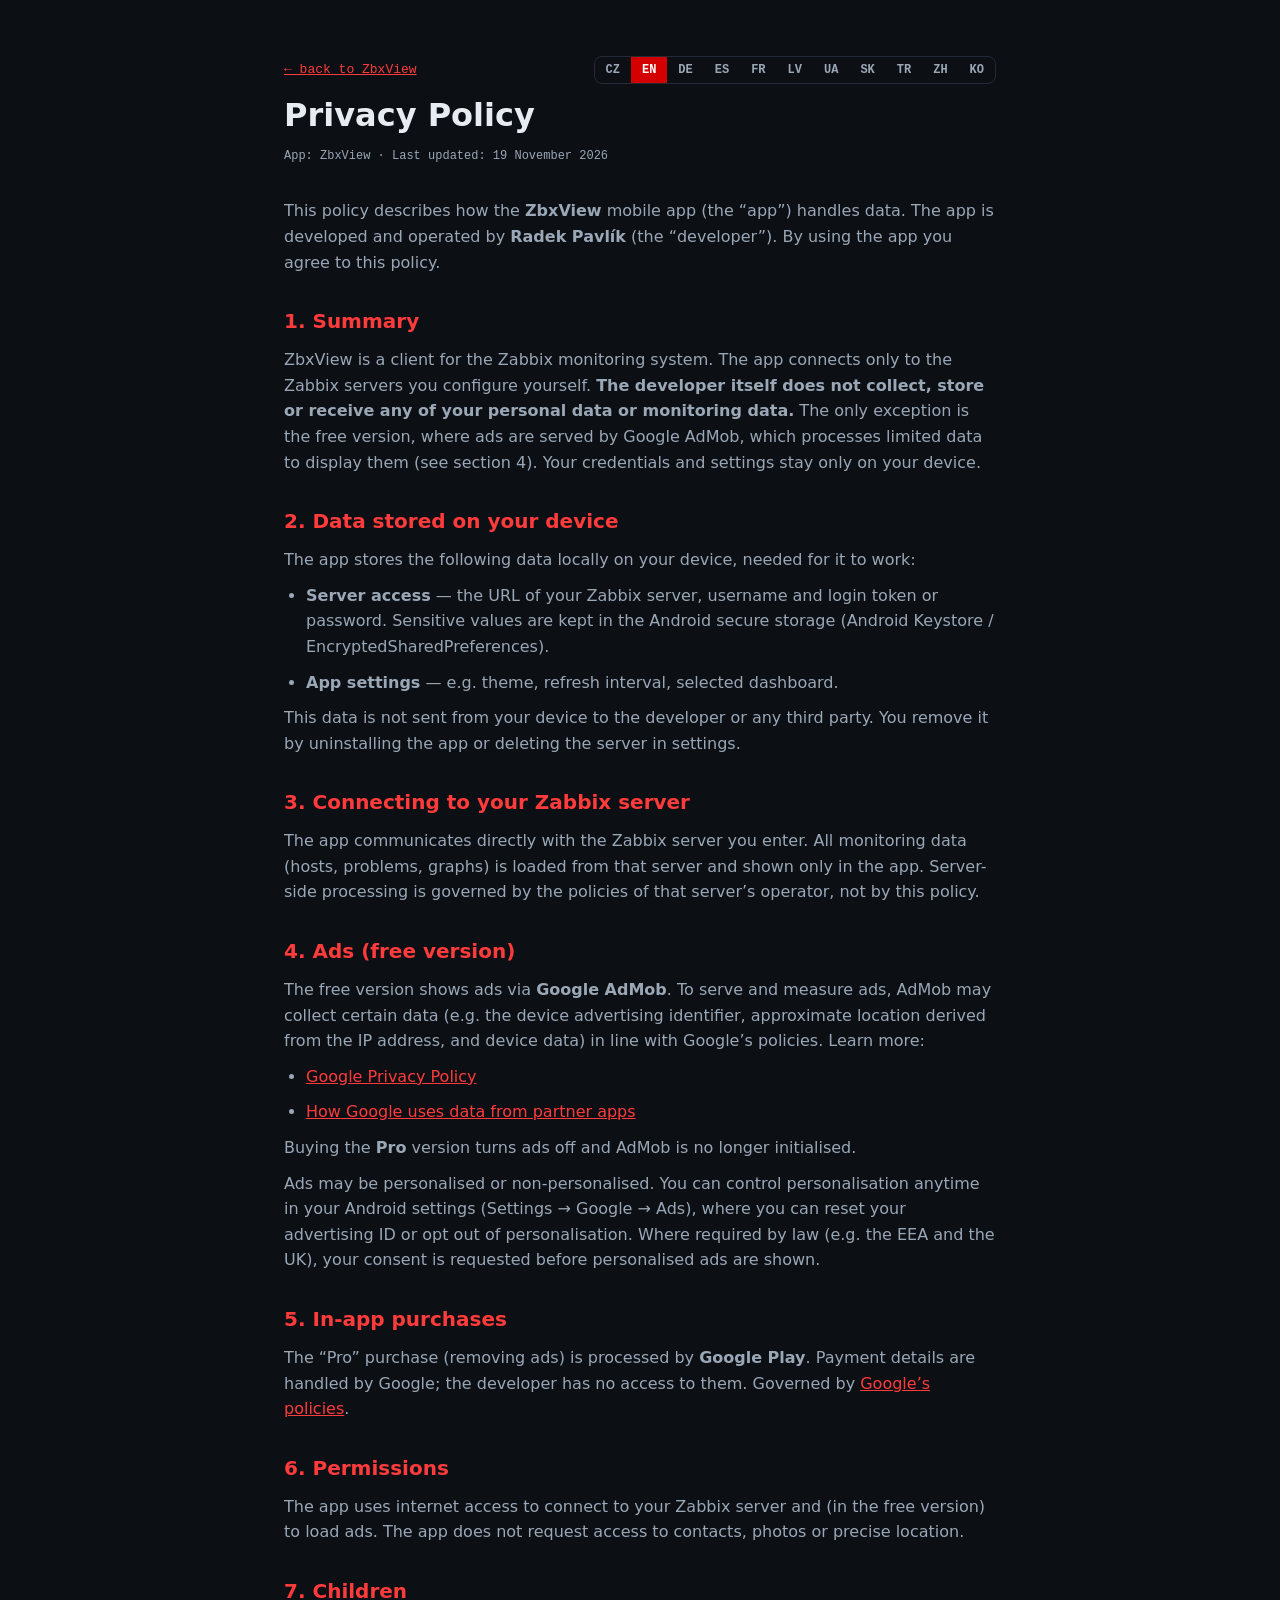
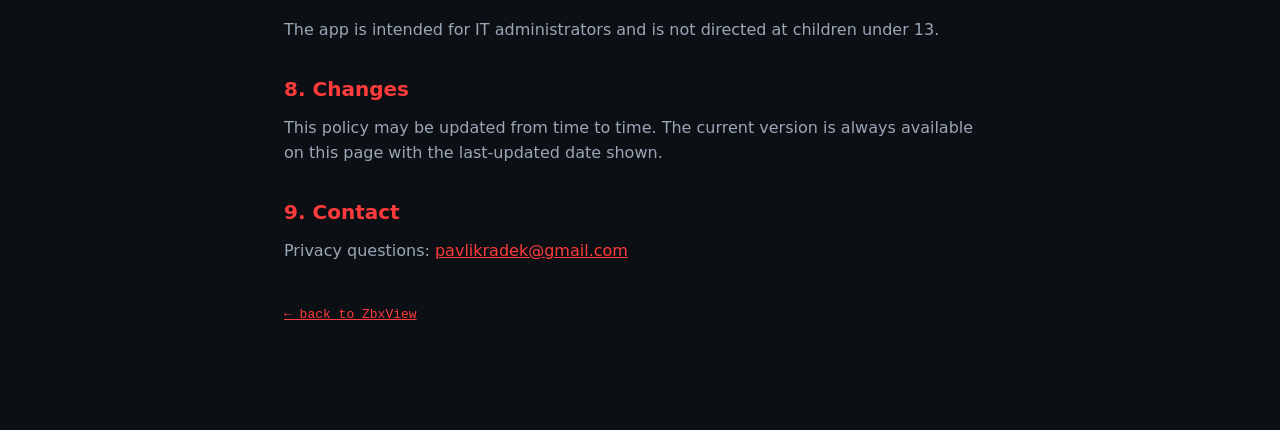
<file: privacy.html>
<!doctype html>
<html lang="cs">
<head>
  <meta charset="utf-8" />
  <meta name="viewport" content="width=device-width, initial-scale=1" />
  <title>ZbxView — Zásady ochrany osobních údajů</title>
  <meta name="description" content="Zásady ochrany osobních údajů aplikace ZbxView (mobilní klient pro Zabbix)." />
  <link rel="icon" href="assets/icon.png" />
  <link rel="stylesheet" href="styles.css" />
</head>
<body>
  <div class="doc">
    <div class="doc-top">
      <a class="back" href="index.html" data-i18n="back">← zpět na ZbxView</a>
      <div class="lang-switch">
        <button class="lang-opt" data-lang="cs">CZ</button>
        <button class="lang-opt" data-lang="en">EN</button>
        <button class="lang-opt" data-lang="de">DE</button>
        <button class="lang-opt" data-lang="es">ES</button>
        <button class="lang-opt" data-lang="fr">FR</button>
        <button class="lang-opt" data-lang="lv">LV</button>
        <button class="lang-opt" data-lang="uk">UA</button>
        <button class="lang-opt" data-lang="sk">SK</button>
        <button class="lang-opt" data-lang="tr">TR</button>
        <button class="lang-opt" data-lang="zh">ZH</button>
        <button class="lang-opt" data-lang="ko">KO</button>
      </div>
    </div>
    <h1 data-i18n="title">Zásady ochrany osobních údajů</h1>
    <div class="updated" data-i18n="updated">Aplikace: ZbxView · Poslední aktualizace: 19. 11. 2026</div>

    <p data-i18n="intro">Tyto zásady popisují, jak mobilní aplikace <strong>ZbxView</strong> („aplikace“) nakládá s údaji. Aplikaci vyvíjí a provozuje <strong>Radek Pavlík</strong> („vývojář“). Používáním aplikace souhlasíte s těmito zásadami.</p>

    <h2 data-i18n="s1_h">1. Shrnutí</h2>
    <p data-i18n="s1_p">ZbxView je klient pro monitorovací systém Zabbix. Aplikace se připojuje výhradně k Zabbix serverům, které si sami nastavíte. <strong>Vývojář sám nesbírá, neukládá ani nepřijímá žádné vaše osobní údaje ani monitorovací data.</strong> Jedinou výjimkou je bezplatná verze, kde reklamy zajišťuje Google AdMob, který pro jejich zobrazování zpracovává omezené údaje (viz bod 4). Vaše přihlašovací údaje a nastavení zůstávají uložené pouze ve vašem zařízení.</p>

    <h2 data-i18n="s2_h">2. Údaje ukládané v zařízení</h2>
    <p data-i18n="s2_p">Aplikace ukládá lokálně na vašem zařízení tyto údaje, potřebné pro svou funkci:</p>
    <ul>
      <li data-i18n="s2_li1"><strong>Přístup k serveru</strong> — adresa (URL) vašeho Zabbix serveru, uživatelské jméno a přihlašovací token nebo heslo. Citlivé údaje jsou ukládány do zabezpečeného úložiště systému Android (Android Keystore / EncryptedSharedPreferences).</li>
      <li data-i18n="s2_li2"><strong>Nastavení aplikace</strong> — např. motiv vzhledu, interval obnovování, zvolený dashboard.</li>
    </ul>
    <p data-i18n="s2_p2">Tyto údaje se z vašeho zařízení neodesílají vývojáři ani žádné třetí straně. Odstraníte je odinstalováním aplikace nebo smazáním serveru v nastavení.</p>

    <h2 data-i18n="s3_h">3. Připojení k Zabbix serveru</h2>
    <p data-i18n="s3_p">Aplikace komunikuje přímo s Zabbix serverem, který zadáte. Veškerá monitorovací data (hosty, problémy, grafy) se načítají z tohoto serveru a zobrazují pouze v aplikaci. Zpracování dat na straně serveru se řídí zásadami provozovatele daného serveru, nikoli těmito zásadami.</p>

    <h2 data-i18n="s4_h">4. Reklamy (verze zdarma)</h2>
    <p data-i18n="s4_p">Bezplatná verze zobrazuje reklamy prostřednictvím služby <strong>Google AdMob</strong>. AdMob může pro zobrazování a měření reklam shromažďovat určité údaje (např. reklamní identifikátor zařízení, přibližnou polohu odvozenou z IP adresy a údaje o zařízení) v souladu se zásadami společnosti Google. Více informací:</p>
    <ul>
      <li><a href="https://policies.google.com/privacy" target="_blank" rel="noopener" data-i18n="s4_li1">Zásady ochrany soukromí Google</a></li>
      <li><a href="https://support.google.com/admob/answer/6128543" target="_blank" rel="noopener" data-i18n="s4_li2">Jak Google používá data z partnerských aplikací</a></li>
    </ul>
    <p data-i18n="s4_p2">Zakoupením verze <strong>Pro</strong> se reklamy vypnou a AdMob se přestane inicializovat.</p>
    <p data-i18n="s4_p3">Reklamy mohou být personalizované i nepersonalizované. Personalizaci můžete kdykoli ovlivnit v nastavení systému Android (Nastavení → Google → Reklamy), kde lze reklamní ID resetovat nebo personalizaci vypnout. Tam, kde to vyžadují právní předpisy (např. EHP a Spojené království), je před personalizovanými reklamami vyžádán váš souhlas.</p>

    <h2 data-i18n="s5_h">5. Nákupy v aplikaci</h2>
    <p data-i18n="s5_p">Nákup „Pro“ (odstranění reklam) zpracovává <strong>Google Play</strong>. Platební údaje zpracovává Google; vývojář k nim nemá přístup. Řídí se <a href="https://policies.google.com/privacy" target="_blank" rel="noopener">zásadami Google</a>.</p>

    <h2 data-i18n="s6_h">6. Oprávnění</h2>
    <p data-i18n="s6_p">Aplikace využívá přístup k internetu pro připojení k vašemu Zabbix serveru a (ve verzi zdarma) k načítání reklam. Aplikace nepožaduje přístup ke kontaktům, fotografiím ani přesné poloze.</p>

    <h2 data-i18n="s7_h">7. Děti</h2>
    <p data-i18n="s7_p">Aplikace je určena správcům IT a není zaměřena na děti mladší 13 let.</p>

    <h2 data-i18n="s8_h">8. Změny</h2>
    <p data-i18n="s8_p">Tyto zásady mohou být čas od času aktualizovány. Aktuální znění je vždy dostupné na této stránce s uvedeným datem poslední aktualizace.</p>

    <h2 data-i18n="s9_h">9. Kontakt</h2>
    <p data-i18n="s9_p">Dotazy k ochraně soukromí směřujte na: <a href="mailto:pavlikradek@gmail.com">pavlikradek@gmail.com</a></p>

    <a class="back" href="index.html" style="margin-top:32px;" data-i18n="back">← zpět na ZbxView</a>
  </div>

  <!-- Language switch (CZ default in HTML, EN via dictionary), same as the landing page. -->
  <script>
  (function () {
    var EN = {
      back: '← back to ZbxView',
      title: 'Privacy Policy',
      updated: 'App: ZbxView · Last updated: 19 November 2026',
      intro: 'This policy describes how the <strong>ZbxView</strong> mobile app (the “app”) handles data. The app is developed and operated by <strong>Radek Pavlík</strong> (the “developer”). By using the app you agree to this policy.',
      s1_h: '1. Summary',
      s1_p: 'ZbxView is a client for the Zabbix monitoring system. The app connects only to the Zabbix servers you configure yourself. <strong>The developer itself does not collect, store or receive any of your personal data or monitoring data.</strong> The only exception is the free version, where ads are served by Google AdMob, which processes limited data to display them (see section 4). Your credentials and settings stay only on your device.',
      s2_h: '2. Data stored on your device',
      s2_p: 'The app stores the following data locally on your device, needed for it to work:',
      s2_li1: '<strong>Server access</strong> — the URL of your Zabbix server, username and login token or password. Sensitive values are kept in the Android secure storage (Android Keystore / EncryptedSharedPreferences).',
      s2_li2: '<strong>App settings</strong> — e.g. theme, refresh interval, selected dashboard.',
      s2_p2: 'This data is not sent from your device to the developer or any third party. You remove it by uninstalling the app or deleting the server in settings.',
      s3_h: '3. Connecting to your Zabbix server',
      s3_p: 'The app communicates directly with the Zabbix server you enter. All monitoring data (hosts, problems, graphs) is loaded from that server and shown only in the app. Server-side processing is governed by the policies of that server’s operator, not by this policy.',
      s4_h: '4. Ads (free version)',
      s4_p: 'The free version shows ads via <strong>Google AdMob</strong>. To serve and measure ads, AdMob may collect certain data (e.g. the device advertising identifier, approximate location derived from the IP address, and device data) in line with Google’s policies. Learn more:',
      s4_li1: 'Google Privacy Policy',
      s4_li2: 'How Google uses data from partner apps',
      s4_p2: 'Buying the <strong>Pro</strong> version turns ads off and AdMob is no longer initialised.',
      s4_p3: 'Ads may be personalised or non-personalised. You can control personalisation anytime in your Android settings (Settings → Google → Ads), where you can reset your advertising ID or opt out of personalisation. Where required by law (e.g. the EEA and the UK), your consent is requested before personalised ads are shown.',
      s5_h: '5. In-app purchases',
      s5_p: 'The “Pro” purchase (removing ads) is processed by <strong>Google Play</strong>. Payment details are handled by Google; the developer has no access to them. Governed by <a href="https://policies.google.com/privacy" target="_blank" rel="noopener">Google’s policies</a>.',
      s6_h: '6. Permissions',
      s6_p: 'The app uses internet access to connect to your Zabbix server and (in the free version) to load ads. The app does not request access to contacts, photos or precise location.',
      s7_h: '7. Children',
      s7_p: 'The app is intended for IT administrators and is not directed at children under 13.',
      s8_h: '8. Changes',
      s8_p: 'This policy may be updated from time to time. The current version is always available on this page with the last-updated date shown.',
      s9_h: '9. Contact',
      s9_p: 'Privacy questions: <a href="mailto:pavlikradek@gmail.com">pavlikradek@gmail.com</a>',
      __title: 'ZbxView — Privacy Policy',
      __desc: 'Privacy policy of the ZbxView app (a mobile Zabbix client).'
    };
    var DE = {
      back: "← zurück zu ZbxView",
      title: "Datenschutzerklärung",
      updated: "App: ZbxView · Zuletzt aktualisiert: 19. November 2026",
      intro: "Diese Erklärung beschreibt, wie die mobile App <strong>ZbxView</strong> (die „App“) mit Daten umgeht. Die App wird von <strong>Radek Pavlík</strong> (dem „Entwickler“) entwickelt und betrieben. Mit der Nutzung der App stimmen Sie dieser Erklärung zu.",
      s1_h: "1. Zusammenfassung",
      s1_p: "ZbxView ist ein Client für das Monitoringsystem Zabbix. Die App verbindet sich ausschließlich mit den Zabbix-Servern, die Sie selbst einrichten. <strong>Der Entwickler selbst erhebt, speichert und erhält keine Ihrer personenbezogenen Daten oder Monitoringdaten.</strong> Die einzige Ausnahme ist die kostenlose Version, in der Werbung von Google AdMob ausgeliefert wird; AdMob verarbeitet dafür begrenzte Daten (siehe Abschnitt 4). Ihre Zugangsdaten und Einstellungen bleiben ausschließlich auf Ihrem Gerät.",
      s2_h: "2. Auf Ihrem Gerät gespeicherte Daten",
      s2_p: "Die App speichert folgende Daten lokal auf Ihrem Gerät, die für den Betrieb nötig sind:",
      s2_li1: "<strong>Serverzugang</strong> — die URL Ihres Zabbix-Servers, Benutzername und Anmeldetoken oder Passwort. Sensible Werte liegen im sicheren Speicher von Android (Android Keystore / EncryptedSharedPreferences).",
      s2_li2: "<strong>App-Einstellungen</strong> — z. B. Design, Aktualisierungsintervall, ausgewähltes Dashboard.",
      s2_p2: "Diese Daten werden von Ihrem Gerät nicht an den Entwickler oder Dritte gesendet. Sie entfernen sie, indem Sie die App deinstallieren oder den Server in den Einstellungen löschen.",
      s3_h: "3. Verbindung zu Ihrem Zabbix-Server",
      s3_p: "Die App kommuniziert direkt mit dem Zabbix-Server, den Sie eintragen. Alle Monitoringdaten (Hosts, Probleme, Diagramme) werden von diesem Server geladen und nur in der App angezeigt. Die serverseitige Verarbeitung richtet sich nach den Regeln des Betreibers dieses Servers, nicht nach dieser Erklärung.",
      s4_h: "4. Werbung (kostenlose Version)",
      s4_p: "Die kostenlose Version zeigt Werbung über <strong>Google AdMob</strong>. Zum Ausliefern und Messen von Anzeigen kann AdMob bestimmte Daten erheben (z. B. die Werbe-ID des Geräts, den aus der IP-Adresse abgeleiteten ungefähren Standort und Gerätedaten) — nach den Richtlinien von Google. Mehr dazu:",
      s4_li1: "Google-Datenschutzerklärung",
      s4_li2: "Wie Google Daten aus Partner-Apps verwendet",
      s4_p2: "Mit dem Kauf der <strong>Pro</strong>-Version wird Werbung abgeschaltet und AdMob nicht mehr initialisiert.",
      s4_p3: "Anzeigen können personalisiert oder nicht personalisiert sein. Die Personalisierung steuern Sie jederzeit in den Android-Einstellungen (Einstellungen → Google → Werbung), wo Sie Ihre Werbe-ID zurücksetzen oder der Personalisierung widersprechen können. Wo es das Gesetz verlangt (z. B. im EWR und im Vereinigten Königreich), wird vor personalisierter Werbung Ihre Einwilligung eingeholt.",
      s5_h: "5. In-App-Käufe",
      s5_p: "Der Kauf „Pro“ (Werbung entfernen) wird über <strong>Google Play</strong> abgewickelt. Zahlungsdaten verarbeitet Google; der Entwickler hat keinen Zugriff darauf. Es gelten die <a href=\"https://policies.google.com/privacy\" target=\"_blank\" rel=\"noopener\">Richtlinien von Google</a>.",
      s6_h: "6. Berechtigungen",
      s6_p: "Die App nutzt den Internetzugang, um sich mit Ihrem Zabbix-Server zu verbinden und (in der kostenlosen Version) Werbung zu laden. Die App fordert keinen Zugriff auf Kontakte, Fotos oder den genauen Standort an.",
      s7_h: "7. Kinder",
      s7_p: "Die App richtet sich an IT-Administratoren und nicht an Kinder unter 13 Jahren.",
      s8_h: "8. Änderungen",
      s8_p: "Diese Erklärung kann von Zeit zu Zeit aktualisiert werden. Die aktuelle Fassung ist stets auf dieser Seite verfügbar, mit dem Datum der letzten Aktualisierung.",
      s9_h: "9. Kontakt",
      s9_p: "Fragen zum Datenschutz: <a href=\"mailto:pavlikradek@gmail.com\">pavlikradek@gmail.com</a>",
      __title: "ZbxView — Datenschutzerklärung",
      __desc: "Datenschutzerklärung der App ZbxView (ein mobiler Zabbix-Client).",
    };
    var ES = {
      back: "← volver a ZbxView",
      title: "Política de privacidad",
      updated: "App: ZbxView · Última actualización: 19 de noviembre de 2026",
      intro: "Esta política describe cómo la aplicación móvil <strong>ZbxView</strong> (la «app») trata los datos. La app está desarrollada y operada por <strong>Radek Pavlík</strong> (el «desarrollador»). Al usar la app aceptas esta política.",
      s1_h: "1. Resumen",
      s1_p: "ZbxView es un cliente del sistema de monitorización Zabbix. La app se conecta únicamente a los servidores Zabbix que configures tú. <strong>El desarrollador no recopila, almacena ni recibe ninguno de tus datos personales ni de monitorización.</strong> La única excepción es la versión gratuita, donde los anuncios los sirve Google AdMob, que procesa datos limitados para mostrarlos (véase la sección 4). Tus credenciales y ajustes se quedan solo en tu dispositivo.",
      s2_h: "2. Datos guardados en tu dispositivo",
      s2_p: "La app guarda localmente en tu dispositivo los siguientes datos, necesarios para funcionar:",
      s2_li1: "<strong>Acceso al servidor</strong>: la URL de tu servidor Zabbix, el usuario y el token de acceso o la contraseña. Los valores sensibles se guardan en el almacenamiento seguro de Android (Android Keystore / EncryptedSharedPreferences).",
      s2_li2: "<strong>Ajustes de la app</strong>: p. ej. tema, intervalo de actualización, panel seleccionado.",
      s2_p2: "Estos datos no se envían desde tu dispositivo al desarrollador ni a terceros. Los eliminas desinstalando la app o borrando el servidor en los ajustes.",
      s3_h: "3. Conexión con tu servidor Zabbix",
      s3_p: "La app se comunica directamente con el servidor Zabbix que introduzcas. Todos los datos de monitorización (hosts, problemas, gráficos) se cargan desde ese servidor y se muestran solo en la app. El tratamiento en el servidor se rige por las políticas de quien lo opera, no por esta política.",
      s4_h: "4. Publicidad (versión gratuita)",
      s4_p: "La versión gratuita muestra anuncios mediante <strong>Google AdMob</strong>. Para servir y medir los anuncios, AdMob puede recopilar ciertos datos (p. ej. el identificador de publicidad del dispositivo, la ubicación aproximada derivada de la dirección IP y datos del dispositivo) conforme a las políticas de Google. Más información:",
      s4_li1: "Política de privacidad de Google",
      s4_li2: "Cómo usa Google los datos de las apps asociadas",
      s4_p2: "Comprar la versión <strong>Pro</strong> desactiva los anuncios y AdMob deja de inicializarse.",
      s4_p3: "Los anuncios pueden ser personalizados o no personalizados. Puedes controlar la personalización cuando quieras en los ajustes de Android (Ajustes → Google → Anuncios), donde puedes restablecer tu identificador de publicidad o rechazar la personalización. Donde lo exige la ley (p. ej. el EEE y el Reino Unido), se solicita tu consentimiento antes de mostrar anuncios personalizados.",
      s5_h: "5. Compras dentro de la aplicación",
      s5_p: "La compra «Pro» (quitar anuncios) la procesa <strong>Google Play</strong>. Los datos de pago los gestiona Google; el desarrollador no tiene acceso a ellos. Se rige por las <a href=\"https://policies.google.com/privacy\" target=\"_blank\" rel=\"noopener\">políticas de Google</a>.",
      s6_h: "6. Permisos",
      s6_p: "La app usa el acceso a internet para conectarse a tu servidor Zabbix y (en la versión gratuita) para cargar anuncios. La app no solicita acceso a contactos, fotos ni ubicación precisa.",
      s7_h: "7. Menores",
      s7_p: "La app está pensada para administradores de TI y no se dirige a menores de 13 años.",
      s8_h: "8. Cambios",
      s8_p: "Esta política puede actualizarse de vez en cuando. La versión vigente está siempre disponible en esta página, con la fecha de la última actualización.",
      s9_h: "9. Contacto",
      s9_p: "Consultas sobre privacidad: <a href=\"mailto:pavlikradek@gmail.com\">pavlikradek@gmail.com</a>",
      __title: "ZbxView — Política de privacidad",
      __desc: "Política de privacidad de la app ZbxView (un cliente móvil de Zabbix).",
    };
    var FR = {
      back: "← retour à ZbxView",
      title: "Politique de confidentialité",
      updated: "App : ZbxView · Dernière mise à jour : 19 novembre 2026",
      intro: "Cette politique décrit la façon dont l’application mobile <strong>ZbxView</strong> (l’« application ») traite les données. L’application est développée et exploitée par <strong>Radek Pavlík</strong> (le « développeur »). En utilisant l’application, vous acceptez cette politique.",
      s1_h: "1. Résumé",
      s1_p: "ZbxView est un client du système de supervision Zabbix. L’application se connecte uniquement aux serveurs Zabbix que vous configurez vous-même. <strong>Le développeur lui-même ne collecte, ne stocke ni ne reçoit aucune de vos données personnelles ou de supervision.</strong> La seule exception est la version gratuite, où les publicités sont diffusées par Google AdMob, qui traite des données limitées pour les afficher (voir la section 4). Vos identifiants et vos réglages restent uniquement sur votre appareil.",
      s2_h: "2. Données stockées sur votre appareil",
      s2_p: "L’application stocke localement sur votre appareil les données suivantes, nécessaires à son fonctionnement :",
      s2_li1: "<strong>Accès au serveur</strong> — l’URL de votre serveur Zabbix, l’identifiant et le jeton de connexion ou le mot de passe. Les valeurs sensibles sont conservées dans le stockage sécurisé d’Android (Android Keystore / EncryptedSharedPreferences).",
      s2_li2: "<strong>Réglages de l’application</strong> — p. ex. thème, intervalle d’actualisation, tableau de bord choisi.",
      s2_p2: "Ces données ne sont pas envoyées depuis votre appareil au développeur ni à un tiers. Vous les supprimez en désinstallant l’application ou en supprimant le serveur dans les réglages.",
      s3_h: "3. Connexion à votre serveur Zabbix",
      s3_p: "L’application communique directement avec le serveur Zabbix que vous saisissez. Toutes les données de supervision (hôtes, problèmes, graphiques) sont chargées depuis ce serveur et affichées uniquement dans l’application. Le traitement côté serveur relève des règles de l’exploitant de ce serveur, et non de la présente politique.",
      s4_h: "4. Publicité (version gratuite)",
      s4_p: "La version gratuite affiche des publicités via <strong>Google AdMob</strong>. Pour diffuser et mesurer les annonces, AdMob peut collecter certaines données (p. ex. l’identifiant publicitaire de l’appareil, la localisation approximative déduite de l’adresse IP et des données de l’appareil), conformément aux règles de Google. En savoir plus :",
      s4_li1: "Politique de confidentialité de Google",
      s4_li2: "Comment Google utilise les données des applications partenaires",
      s4_p2: "L’achat de la version <strong>Pro</strong> désactive les publicités et AdMob n’est plus initialisé.",
      s4_p3: "Les annonces peuvent être personnalisées ou non. Vous pouvez contrôler la personnalisation à tout moment dans les réglages Android (Paramètres → Google → Annonces), où vous pouvez réinitialiser votre identifiant publicitaire ou refuser la personnalisation. Lorsque la loi l’exige (p. ex. dans l’EEE et au Royaume-Uni), votre consentement est demandé avant l’affichage d’annonces personnalisées.",
      s5_h: "5. Achats intégrés",
      s5_p: "L’achat « Pro » (suppression des publicités) est traité par <strong>Google Play</strong>. Les informations de paiement sont gérées par Google ; le développeur n’y a pas accès. Régi par les <a href=\"https://policies.google.com/privacy\" target=\"_blank\" rel=\"noopener\">règles de Google</a>.",
      s6_h: "6. Autorisations",
      s6_p: "L’application utilise l’accès à Internet pour se connecter à votre serveur Zabbix et (en version gratuite) pour charger les publicités. L’application ne demande pas l’accès aux contacts, aux photos ni à la position précise.",
      s7_h: "7. Enfants",
      s7_p: "L’application s’adresse aux administrateurs informatiques et non aux enfants de moins de 13 ans.",
      s8_h: "8. Modifications",
      s8_p: "Cette politique peut être mise à jour de temps à autre. La version en vigueur est toujours disponible sur cette page, avec la date de dernière mise à jour.",
      s9_h: "9. Contact",
      s9_p: "Questions relatives à la confidentialité : <a href=\"mailto:pavlikradek@gmail.com\">pavlikradek@gmail.com</a>",
      __title: "ZbxView — Politique de confidentialité",
      __desc: "Politique de confidentialité de l’application ZbxView (un client mobile Zabbix).",
    };
    var LV = {
      back: "← atpakaļ uz ZbxView",
      title: "Privātuma politika",
      updated: "Lietotne: ZbxView · Pēdējoreiz atjaunināts: 2026. gada 19. novembrī",
      intro: "Šī politika apraksta, kā mobilā lietotne <strong>ZbxView</strong> (“lietotne”) rīkojas ar datiem. Lietotni izstrādā un uztur <strong>Radek Pavlík</strong> (“izstrādātājs”). Lietojot lietotni, jūs piekrītat šai politikai.",
      s1_h: "1. Kopsavilkums",
      s1_p: "ZbxView ir klients Zabbix uzraudzības sistēmai. Lietotne savienojas tikai ar tiem Zabbix serveriem, ko norādāt jūs pats. <strong>Pats izstrādātājs nevāc, neuzglabā un nesaņem nekādus jūsu personas vai uzraudzības datus.</strong> Vienīgais izņēmums ir bezmaksas versija, kur reklāmas rāda Google AdMob, kas to attēlošanai apstrādā ierobežotus datus (skat. 4. sadaļu). Jūsu pieteikšanās dati un iestatījumi paliek tikai jūsu ierīcē.",
      s2_h: "2. Ierīcē glabātie dati",
      s2_p: "Lietotne jūsu ierīcē lokāli glabā šādus darbībai nepieciešamus datus:",
      s2_li1: "<strong>Piekļuve serverim</strong> — jūsu Zabbix servera adrese, lietotājvārds un pieteikšanās pilnvara vai parole. Sensitīvās vērtības tiek glabātas Android drošajā krātuvē (Android Keystore / EncryptedSharedPreferences).",
      s2_li2: "<strong>Lietotnes iestatījumi</strong> — piem., motīvs, atjaunināšanas intervāls, izvēlētais panelis.",
      s2_p2: "Šie dati no jūsu ierīces netiek sūtīti izstrādātājam vai trešajām pusēm. Tos noņemsiet, atinstalējot lietotni vai izdzēšot serveri iestatījumos.",
      s3_h: "3. Savienojums ar jūsu Zabbix serveri",
      s3_p: "Lietotne sazinās tieši ar to Zabbix serveri, ko ievadāt. Visi uzraudzības dati (resursdatori, problēmas, grafiki) tiek ielādēti no šī servera un rādīti tikai lietotnē. Apstrādi servera pusē nosaka tā uzturētāja noteikumi, nevis šī politika.",
      s4_h: "4. Reklāmas (bezmaksas versija)",
      s4_p: "Bezmaksas versija rāda reklāmas ar <strong>Google AdMob</strong>. Lai reklāmas piegādātu un izmērītu, AdMob var vākt noteiktus datus (piem., ierīces reklāmas identifikatoru, aptuvenu atrašanās vietu, kas atvasināta no IP adreses, un ierīces datus) saskaņā ar Google noteikumiem. Vairāk:",
      s4_li1: "Google privātuma politika",
      s4_li2: "Kā Google izmanto datus no partneru lietotnēm",
      s4_p2: "Iegādājoties <strong>Pro</strong> versiju, reklāmas tiek izslēgtas un AdMob vairs netiek inicializēts.",
      s4_p3: "Reklāmas var būt personalizētas vai nepersonalizētas. Personalizāciju jebkurā brīdī varat pārvaldīt Android iestatījumos (Iestatījumi → Google → Reklāmas), kur varat atiestatīt savu reklāmas identifikatoru vai atteikties no personalizācijas. Kur to prasa likums (piem., EEZ un Apvienotajā Karalistē), pirms personalizētu reklāmu rādīšanas tiek lūgta jūsu piekrišana.",
      s5_h: "5. Pirkumi lietotnē",
      s5_p: "Pirkumu “Pro” (reklāmu noņemšana) apstrādā <strong>Google Play</strong>. Maksājuma datus apstrādā Google; izstrādātājam tiem nav piekļuves. Uz to attiecas <a href=\"https://policies.google.com/privacy\" target=\"_blank\" rel=\"noopener\">Google noteikumi</a>.",
      s6_h: "6. Atļaujas",
      s6_p: "Lietotne izmanto interneta piekļuvi, lai savienotos ar jūsu Zabbix serveri un (bezmaksas versijā) ielādētu reklāmas. Lietotne neprasa piekļuvi kontaktiem, fotoattēliem vai precīzai atrašanās vietai.",
      s7_h: "7. Bērni",
      s7_p: "Lietotne paredzēta IT administratoriem un nav vērsta uz bērniem, kas jaunāki par 13 gadiem.",
      s8_h: "8. Izmaiņas",
      s8_p: "Šī politika laiku pa laikam var tikt atjaunināta. Spēkā esošā versija vienmēr ir pieejama šajā lapā, norādot pēdējās atjaunināšanas datumu.",
      s9_h: "9. Kontakti",
      s9_p: "Jautājumi par privātumu: <a href=\"mailto:pavlikradek@gmail.com\">pavlikradek@gmail.com</a>",
      __title: "ZbxView — Privātuma politika",
      __desc: "ZbxView lietotnes privātuma politika (mobilais Zabbix klients).",
    };
    var UK = {
      "back": "← назад до ZbxView",
      "title": "Політика конфіденційності",
      "updated": "Застосунок: ZbxView · Останнє оновлення: 19 листопада 2026",
      "intro": "Ця політика описує, як мобільний застосунок <strong>ZbxView</strong> (далі «застосунок») поводиться з даними. Застосунок розробляє та підтримує <strong>Radek Pavlík</strong> (далі «розробник»). Користуючись застосунком, ви погоджуєтеся з цією політикою.",
      "s1_h": "1. Коротко",
      "s1_p": "ZbxView — це клієнт для системи моніторингу Zabbix. Застосунок підключається лише до серверів Zabbix, які ви налаштували самі. <strong>Сам розробник не збирає, не зберігає й не отримує жодних ваших персональних даних чи даних моніторингу.</strong> Єдиний виняток — безкоштовна версія, у якій рекламу показує Google AdMob, що для цього обробляє обмежений обсяг даних (див. розділ 4). Ваші облікові дані та налаштування залишаються лише на вашому пристрої.",
      "s2_h": "2. Дані, що зберігаються на пристрої",
      "s2_p": "Застосунок зберігає локально на вашому пристрої такі дані, потрібні для його роботи:",
      "s2_li1": "<strong>Доступ до сервера</strong> — URL вашого сервера Zabbix, ім’я користувача та токен входу або пароль. Чутливі значення зберігаються в захищеному сховищі Android (Android Keystore / EncryptedSharedPreferences).",
      "s2_li2": "<strong>Налаштування застосунку</strong> — наприклад, тема, інтервал оновлення, вибраний дашборд.",
      "s2_p2": "Ці дані не надсилаються з вашого пристрою розробнику чи будь-яким третім особам. Ви видалите їх, видаливши застосунок або сервер у налаштуваннях.",
      "s3_h": "3. Підключення до вашого сервера Zabbix",
      "s3_p": "Застосунок спілкується безпосередньо із сервером Zabbix, який ви вкажете. Усі дані моніторингу (хости, проблеми, графіки) завантажуються з цього сервера й показуються лише в застосунку. Обробка на боці сервера регулюється правилами його оператора, а не цією політикою.",
      "s4_h": "4. Реклама (безкоштовна версія)",
      "s4_p": "Безкоштовна версія показує рекламу через <strong>Google AdMob</strong>. Для показу й вимірювання реклами AdMob може збирати певні дані (наприклад, рекламний ідентифікатор пристрою, приблизне місцезнаходження, визначене за IP-адресою, і дані про пристрій) відповідно до правил Google. Докладніше:",
      "s4_li1": "Політика конфіденційності Google",
      "s4_li2": "Як Google використовує дані із застосунків партнерів",
      "s4_p2": "Після купівлі версії <strong>Pro</strong> реклама вимикається, і AdMob більше не ініціалізується.",
      "s4_p3": "Реклама може бути персоналізованою або неперсоналізованою. Персоналізацію можна будь-коли змінити в налаштуваннях Android (Налаштування → Google → Реклама), де можна скинути рекламний ідентифікатор або відмовитися від персоналізації. Там, де цього вимагає закон (наприклад, ЄЕЗ і Велика Британія), перед показом персоналізованої реклами запитується ваша згода.",
      "s5_h": "5. Покупки в застосунку",
      "s5_p": "Покупку «Pro» (вимкнення реклами) обробляє <strong>Google Play</strong>. Платіжні дані обробляє Google; розробник не має до них доступу. Регулюється <a href=\"https://policies.google.com/privacy\" target=\"_blank\" rel=\"noopener\">правилами Google</a>.",
      "s6_h": "6. Дозволи",
      "s6_p": "Застосунок використовує доступ до інтернету, щоб підключатися до вашого сервера Zabbix і (у безкоштовній версії) завантажувати рекламу. Застосунок не запитує доступу до контактів, фотографій чи точного місцезнаходження.",
      "s7_h": "7. Діти",
      "s7_p": "Застосунок призначений для IT-адміністраторів і не орієнтований на дітей віком до 13 років.",
      "s8_h": "8. Зміни",
      "s8_p": "Ця політика може час від часу оновлюватися. Актуальна версія завжди доступна на цій сторінці з датою останнього оновлення.",
      "s9_h": "9. Контакт",
      "s9_p": "Запитання щодо конфіденційності: <a href=\"mailto:pavlikradek@gmail.com\">pavlikradek@gmail.com</a>",
      "__title": "ZbxView — Політика конфіденційності",
      "__desc": "Політика конфіденційності застосунку ZbxView (мобільного клієнта Zabbix)."
    };
    var SK = {
      "back": "← späť na ZbxView",
      "title": "Zásady ochrany súkromia",
      "updated": "Aplikácia: ZbxView · Posledná aktualizácia: 19. novembra 2026",
      "intro": "Tieto zásady popisujú, ako mobilná aplikácia <strong>ZbxView</strong> (ďalej „aplikácia“) zaobchádza s dátami. Aplikáciu vyvíja a prevádzkuje <strong>Radek Pavlík</strong> (ďalej „vývojár“). Používaním aplikácie s týmito zásadami súhlasíte.",
      "s1_h": "1. Zhrnutie",
      "s1_p": "ZbxView je klient pre monitorovací systém Zabbix. Aplikácia sa pripája len k serverom Zabbix, ktoré si sami nastavíte. <strong>Vývojár sám nezbiera, neukladá ani neprijíma žiadne vaše osobné ani monitorovacie dáta.</strong> Jedinou výnimkou je bezplatná verzia, v ktorej reklamy zobrazuje Google AdMob a na ich zobrazenie spracúva obmedzené dáta (pozri časť 4). Vaše prihlasovacie údaje a nastavenia zostávajú len vo vašom zariadení.",
      "s2_h": "2. Dáta uložené vo vašom zariadení",
      "s2_p": "Aplikácia ukladá lokálne vo vašom zariadení tieto dáta potrebné na svoju činnosť:",
      "s2_li1": "<strong>Prístup k serveru</strong> — URL vášho servera Zabbix, používateľské meno a prihlasovací token alebo heslo. Citlivé hodnoty sú uložené v zabezpečenom úložisku Androidu (Android Keystore / EncryptedSharedPreferences).",
      "s2_li2": "<strong>Nastavenia aplikácie</strong> — napr. motív, interval obnovovania, zvolený dashboard.",
      "s2_p2": "Tieto dáta sa z vášho zariadenia neposielajú vývojárovi ani žiadnej tretej strane. Odstránite ich odinštalovaním aplikácie alebo zmazaním servera v nastaveniach.",
      "s3_h": "3. Pripojenie k vášmu serveru Zabbix",
      "s3_p": "Aplikácia komunikuje priamo so serverom Zabbix, ktorý zadáte. Všetky monitorovacie dáta (hostitelia, problémy, grafy) sa načítavajú z tohto servera a zobrazujú sa len v aplikácii. Spracovanie na strane servera sa riadi zásadami jeho prevádzkovateľa, nie týmito zásadami.",
      "s4_h": "4. Reklamy (bezplatná verzia)",
      "s4_p": "Bezplatná verzia zobrazuje reklamy cez <strong>Google AdMob</strong>. Na zobrazovanie a meranie reklám môže AdMob zbierať určité dáta (napr. reklamný identifikátor zariadenia, približnú polohu odvodenú z IP adresy a údaje o zariadení) v súlade so zásadami spoločnosti Google. Viac informácií:",
      "s4_li1": "Zásady ochrany súkromia Google",
      "s4_li2": "Ako Google používa dáta z partnerských aplikácií",
      "s4_p2": "Kúpou verzie <strong>Pro</strong> sa reklamy vypnú a AdMob sa už neinicializuje.",
      "s4_p3": "Reklamy môžu byť personalizované alebo nepersonalizované. Personalizáciu môžete kedykoľvek ovládať v nastaveniach Androidu (Nastavenia → Google → Reklamy), kde môžete obnoviť reklamné ID alebo sa z personalizácie odhlásiť. Kde to vyžaduje zákon (napr. EHP a Spojené kráľovstvo), pred zobrazením personalizovaných reklám sa žiada váš súhlas.",
      "s5_h": "5. Nákupy v aplikácii",
      "s5_p": "Nákup „Pro“ (odstránenie reklám) spracúva <strong>Google Play</strong>. Platobné údaje spracúva Google; vývojár k nim nemá prístup. Riadi sa <a href=\"https://policies.google.com/privacy\" target=\"_blank\" rel=\"noopener\">zásadami spoločnosti Google</a>.",
      "s6_h": "6. Oprávnenia",
      "s6_p": "Aplikácia používa prístup na internet na pripojenie k vášmu serveru Zabbix a (v bezplatnej verzii) na načítanie reklám. Aplikácia nežiada prístup ku kontaktom, fotografiám ani k presnej polohe.",
      "s7_h": "7. Deti",
      "s7_p": "Aplikácia je určená pre IT správcov a nie je zameraná na deti mladšie ako 13 rokov.",
      "s8_h": "8. Zmeny",
      "s8_p": "Tieto zásady sa môžu priebežne aktualizovať. Aktuálna verzia je vždy k dispozícii na tejto stránke s uvedeným dátumom poslednej aktualizácie.",
      "s9_h": "9. Kontakt",
      "s9_p": "Otázky k súkromiu: <a href=\"mailto:pavlikradek@gmail.com\">pavlikradek@gmail.com</a>",
      "__title": "ZbxView — Zásady ochrany súkromia",
      "__desc": "Zásady ochrany súkromia aplikácie ZbxView (mobilný klient pre Zabbix)."
    };
    var TR = {
      "back": "← ZbxView'a dön",
      "title": "Gizlilik Politikası",
      "updated": "Uygulama: ZbxView · Son güncelleme: 19 Kasım 2026",
      "intro": "Bu politika, <strong>ZbxView</strong> mobil uygulamasının (“uygulama”) verileri nasıl işlediğini açıklar. Uygulama <strong>Radek Pavlík</strong> (“geliştirici”) tarafından geliştirilir ve işletilir. Uygulamayı kullanarak bu politikayı kabul etmiş olursunuz.",
      "s1_h": "1. Özet",
      "s1_p": "ZbxView, Zabbix izleme sistemi için bir istemcidir. Uygulama yalnızca sizin yapılandırdığınız Zabbix sunucularına bağlanır. <strong>Geliştiricinin kendisi kişisel verilerinizin veya izleme verilerinizin hiçbirini toplamaz, saklamaz veya almaz.</strong> Tek istisna, reklamların Google AdMob tarafından sunulduğu ücretsiz sürümdür; AdMob reklamları göstermek için sınırlı veri işler (bkz. bölüm 4). Kimlik bilgileriniz ve ayarlarınız yalnızca cihazınızda kalır.",
      "s2_h": "2. Cihazınızda saklanan veriler",
      "s2_p": "Uygulama, çalışması için gereken şu verileri yerel olarak cihazınızda saklar:",
      "s2_li1": "<strong>Sunucu erişimi</strong> — Zabbix sunucunuzun URL'si, kullanıcı adı ve oturum token'ı veya parola. Hassas değerler Android güvenli depolamasında (Android Keystore / EncryptedSharedPreferences) tutulur.",
      "s2_li2": "<strong>Uygulama ayarları</strong> — örn. tema, yenileme aralığı, seçili pano.",
      "s2_p2": "Bu veriler cihazınızdan geliştiriciye veya herhangi bir üçüncü tarafa gönderilmez. Uygulamayı kaldırarak veya ayarlarda sunucuyu silerek bunları kaldırabilirsiniz.",
      "s3_h": "3. Zabbix sunucunuza bağlanma",
      "s3_p": "Uygulama doğrudan girdiğiniz Zabbix sunucusuyla iletişim kurar. Tüm izleme verileri (host'lar, sorunlar, grafikler) o sunucudan yüklenir ve yalnızca uygulamada gösterilir. Sunucu tarafındaki işleme, bu politikaya değil, o sunucunun işletmecisinin politikalarına tabidir.",
      "s4_h": "4. Reklamlar (ücretsiz sürüm)",
      "s4_p": "Ücretsiz sürüm <strong>Google AdMob</strong> aracılığıyla reklam gösterir. Reklamları sunmak ve ölçmek için AdMob, Google'ın politikalarına uygun olarak belirli verileri (örn. cihazın reklam kimliği, IP adresinden türetilen yaklaşık konum ve cihaz verileri) toplayabilir. Daha fazla bilgi:",
      "s4_li1": "Google Gizlilik Politikası",
      "s4_li2": "Google'ın iş ortağı uygulamalardan gelen verileri nasıl kullandığı",
      "s4_p2": "<strong>Pro</strong> sürümünü satın almak reklamları kapatır ve AdMob artık başlatılmaz.",
      "s4_p3": "Reklamlar kişiselleştirilmiş veya kişiselleştirilmemiş olabilir. Kişiselleştirmeyi Android ayarlarınızdan (Ayarlar → Google → Reklamlar) istediğiniz zaman kontrol edebilir, reklam kimliğinizi sıfırlayabilir veya kişiselleştirmeyi devre dışı bırakabilirsiniz. Yasaların gerektirdiği yerlerde (örn. AEA ve Birleşik Krallık), kişiselleştirilmiş reklamlar gösterilmeden önce onayınız istenir.",
      "s5_h": "5. Uygulama içi satın alımlar",
      "s5_p": "“Pro” satın alımı (reklamları kaldırma) <strong>Google Play</strong> tarafından işlenir. Ödeme bilgileri Google tarafından yönetilir; geliştiricinin bunlara erişimi yoktur. <a href=\"https://policies.google.com/privacy\" target=\"_blank\" rel=\"noopener\">Google'ın politikalarına</a> tabidir.",
      "s6_h": "6. İzinler",
      "s6_p": "Uygulama, Zabbix sunucunuza bağlanmak ve (ücretsiz sürümde) reklam yüklemek için internet erişimini kullanır. Uygulama kişilere, fotoğraflara veya kesin konuma erişim istemez.",
      "s7_h": "7. Çocuklar",
      "s7_p": "Uygulama BT yöneticilerine yöneliktir ve 13 yaşın altındaki çocuklara yönelik değildir.",
      "s8_h": "8. Değişiklikler",
      "s8_p": "Bu politika zaman zaman güncellenebilir. Güncel sürüm, son güncelleme tarihiyle birlikte her zaman bu sayfada bulunur.",
      "s9_h": "9. İletişim",
      "s9_p": "Gizlilik soruları: <a href=\"mailto:pavlikradek@gmail.com\">pavlikradek@gmail.com</a>",
      "__title": "ZbxView — Gizlilik Politikası",
      "__desc": "ZbxView uygulamasının (mobil Zabbix istemcisi) gizlilik politikası."
    };
    var ZH = {
      "back": "← 返回 ZbxView",
      "title": "隐私政策",
      "updated": "应用：ZbxView · 最后更新：2026 年 11 月 19 日",
      "intro": "本政策说明 <strong>ZbxView</strong> 移动应用（“应用”）如何处理数据。应用由 <strong>Radek Pavlík</strong>（“开发者”）开发和运营。使用本应用即表示您同意本政策。",
      "s1_h": "1. 摘要",
      "s1_p": "ZbxView 是 Zabbix 监控系统的客户端。应用只连接您自己配置的 Zabbix 服务器。<strong>开发者本身不收集、不存储、也不接收您的任何个人数据或监控数据。</strong>唯一的例外是免费版，其中的广告由 Google AdMob 提供，AdMob 会处理有限的数据以展示广告（参见第 4 节）。您的凭据和设置只保留在您的设备上。",
      "s2_h": "2. 存储在您设备上的数据",
      "s2_p": "应用会在您的设备本地存储以下运行所需的数据：",
      "s2_li1": "<strong>服务器访问</strong> — 您的 Zabbix 服务器 URL、用户名以及登录令牌或密码。敏感信息保存在 Android 安全存储中（Android Keystore / EncryptedSharedPreferences）。",
      "s2_li2": "<strong>应用设置</strong> — 例如主题、刷新间隔、所选仪表板。",
      "s2_p2": "这些数据不会从您的设备发送给开发者或任何第三方。卸载应用或在设置中删除服务器即可将其删除。",
      "s3_h": "3. 连接到您的 Zabbix 服务器",
      "s3_p": "应用直接与您输入的 Zabbix 服务器通信。所有监控数据（主机、问题、图形）都从该服务器加载，并且只在应用中显示。服务器端的处理受该服务器运营方的政策约束，而非本政策。",
      "s4_h": "4. 广告（免费版）",
      "s4_p": "免费版通过 <strong>Google AdMob</strong> 显示广告。为投放和衡量广告，AdMob 可能会按照 Google 的政策收集某些数据（例如设备广告标识符、根据 IP 地址推断的大致位置以及设备数据）。了解更多：",
      "s4_li1": "Google 隐私政策",
      "s4_li2": "Google 如何使用合作伙伴应用中的数据",
      "s4_p2": "购买 <strong>Pro</strong> 版后将关闭广告，且不再初始化 AdMob。",
      "s4_p3": "广告可能是个性化的，也可能是非个性化的。您可以随时在 Android 设置中控制个性化（设置 → Google → 广告），在那里可以重置广告 ID 或选择停用个性化。在法律要求的地区（例如欧洲经济区和英国），展示个性化广告前会征求您的同意。",
      "s5_h": "5. 应用内购买",
      "s5_p": "“Pro”购买（去除广告）由 <strong>Google Play</strong> 处理。付款信息由 Google 处理，开发者无法访问。受 <a href=\"https://policies.google.com/privacy\" target=\"_blank\" rel=\"noopener\">Google 政策</a>约束。",
      "s6_h": "6. 权限",
      "s6_p": "应用使用互联网访问权限来连接您的 Zabbix 服务器，并（在免费版中）加载广告。应用不会请求访问通讯录、照片或精确位置。",
      "s7_h": "7. 儿童",
      "s7_p": "本应用面向 IT 管理员，不针对 13 岁以下儿童。",
      "s8_h": "8. 变更",
      "s8_p": "本政策可能会不时更新。最新版本始终发布在本页面，并注明最后更新日期。",
      "s9_h": "9. 联系方式",
      "s9_p": "隐私问题：<a href=\"mailto:pavlikradek@gmail.com\">pavlikradek@gmail.com</a>",
      "__title": "ZbxView — 隐私政策",
      "__desc": "ZbxView 应用（Zabbix 移动客户端）的隐私政策。"
    };
    var KO = {
      "back": "← ZbxView로 돌아가기",
      "title": "개인정보 처리방침",
      "updated": "앱: ZbxView · 최종 업데이트: 2026년 11월 19일",
      "intro": "이 방침은 <strong>ZbxView</strong> 모바일 앱(“앱”)이 데이터를 처리하는 방식을 설명합니다. 앱은 <strong>Radek Pavlík</strong>(“개발자”)가 개발하고 운영합니다. 앱을 사용하면 이 방침에 동의하는 것입니다.",
      "s1_h": "1. 요약",
      "s1_p": "ZbxView는 Zabbix 모니터링 시스템용 클라이언트입니다. 앱은 사용자가 직접 구성한 Zabbix 서버에만 연결합니다. <strong>개발자는 사용자의 개인 데이터나 모니터링 데이터를 수집, 저장 또는 수신하지 않습니다.</strong> 유일한 예외는 무료 버전으로, Google AdMob이 광고를 게재하며 이를 위해 제한된 데이터를 처리합니다(4항 참조). 자격 증명과 설정은 사용자의 기기에만 남습니다.",
      "s2_h": "2. 기기에 저장되는 데이터",
      "s2_p": "앱은 작동에 필요한 다음 데이터를 기기에 로컬로 저장합니다:",
      "s2_li1": "<strong>서버 접속 정보</strong> — Zabbix 서버 URL, 사용자 이름, 로그인 토큰 또는 비밀번호. 민감한 값은 Android 보안 저장소(Android Keystore / EncryptedSharedPreferences)에 보관됩니다.",
      "s2_li2": "<strong>앱 설정</strong> — 예: 테마, 새로 고침 간격, 선택한 대시보드.",
      "s2_p2": "이 데이터는 기기에서 개발자나 제3자에게 전송되지 않습니다. 앱을 제거하거나 설정에서 서버를 삭제하면 데이터가 지워집니다.",
      "s3_h": "3. Zabbix 서버 연결",
      "s3_p": "앱은 사용자가 입력한 Zabbix 서버와 직접 통신합니다. 모든 모니터링 데이터(호스트, 문제, 그래프)는 해당 서버에서 불러와 앱에만 표시됩니다. 서버 측 처리는 이 방침이 아니라 해당 서버 운영자의 정책을 따릅니다.",
      "s4_h": "4. 광고 (무료 버전)",
      "s4_p": "무료 버전은 <strong>Google AdMob</strong>을 통해 광고를 표시합니다. 광고 게재와 측정을 위해 AdMob은 Google 정책에 따라 특정 데이터(예: 기기 광고 식별자, IP 주소로 추정한 대략적인 위치, 기기 데이터)를 수집할 수 있습니다. 자세히 알아보기:",
      "s4_li1": "Google 개인정보처리방침",
      "s4_li2": "Google이 파트너 앱의 데이터를 사용하는 방법",
      "s4_p2": "<strong>Pro</strong> 버전을 구매하면 광고가 꺼지고 AdMob이 더 이상 초기화되지 않습니다.",
      "s4_p3": "광고는 맞춤형이거나 비맞춤형일 수 있습니다. Android 설정(설정 → Google → 광고)에서 언제든지 맞춤 설정을 관리할 수 있으며, 광고 ID를 재설정하거나 맞춤 광고를 거부할 수 있습니다. 법률상 요구되는 경우(예: EEA 및 영국) 맞춤형 광고를 표시하기 전에 동의를 요청합니다.",
      "s5_h": "5. 인앱 구매",
      "s5_p": "“Pro” 구매(광고 제거)는 <strong>Google Play</strong>에서 처리됩니다. 결제 정보는 Google이 처리하며 개발자는 접근할 수 없습니다. <a href=\"https://policies.google.com/privacy\" target=\"_blank\" rel=\"noopener\">Google 정책</a>이 적용됩니다.",
      "s6_h": "6. 권한",
      "s6_p": "앱은 Zabbix 서버에 연결하고 (무료 버전에서) 광고를 불러오기 위해 인터넷 접근을 사용합니다. 앱은 연락처, 사진 또는 정확한 위치에 대한 접근을 요청하지 않습니다.",
      "s7_h": "7. 아동",
      "s7_p": "앱은 IT 관리자를 위한 것이며 13세 미만 아동을 대상으로 하지 않습니다.",
      "s8_h": "8. 변경",
      "s8_p": "이 방침은 수시로 업데이트될 수 있습니다. 최신 버전은 최종 업데이트 날짜와 함께 항상 이 페이지에서 확인할 수 있습니다.",
      "s9_h": "9. 연락처",
      "s9_p": "개인정보 관련 문의: <a href=\"mailto:pavlikradek@gmail.com\">pavlikradek@gmail.com</a>",
      "__title": "ZbxView — 개인정보 처리방침",
      "__desc": "ZbxView 앱(모바일 Zabbix 클라이언트)의 개인정보 처리방침."
    };
    var DICTS = { en: EN, de: DE, es: ES, fr: FR, lv: LV, uk: UK, sk: SK, tr: TR, zh: ZH, ko: KO };
    var htmlEl = document.documentElement;
    var descEl = document.querySelector('meta[name="description"]');
    htmlEl.__csTitle = document.title;
    htmlEl.__csDesc = descEl ? descEl.getAttribute('content') : '';

    function apply(lang) {
      // cs is the markup itself; a language this page has no text for reads English
      var dict = DICTS[lang] || (lang === 'cs' ? null : EN);
      var nodes = document.querySelectorAll('[data-i18n]');
      for (var i = 0; i < nodes.length; i++) {
        var el = nodes[i], key = el.getAttribute('data-i18n');
        if (el.__cs == null) el.__cs = el.innerHTML;
        el.innerHTML = (dict && dict[key] != null) ? dict[key] : el.__cs;
      }
      document.title = dict ? dict.__title : htmlEl.__csTitle;
      if (descEl) descEl.setAttribute('content', dict ? dict.__desc : htmlEl.__csDesc);
      htmlEl.lang = lang === 'zh' ? 'zh-Hans' : lang;
      try { localStorage.setItem('zbxlang', lang); } catch (e) {}
      var opts = document.querySelectorAll('.lang-opt');
      for (var j = 0; j < opts.length; j++) opts[j].classList.toggle('active', opts[j].dataset.lang === lang);
    }
    var opts = document.querySelectorAll('.lang-opt');
    for (var k = 0; k < opts.length; k++) {
      opts[k].addEventListener('click', function () { apply(this.dataset.lang); });
    }
    var saved; try { saved = localStorage.getItem('zbxlang'); } catch (e) {}
    var nav = (navigator.language || '').slice(0, 2).toLowerCase();
    var lang = saved
      || (nav === 'cs' ? 'cs' : (DICTS[nav] ? nav : 'en'));
    apply(lang);
  })();
  </script>
</body>
</html>
</file>
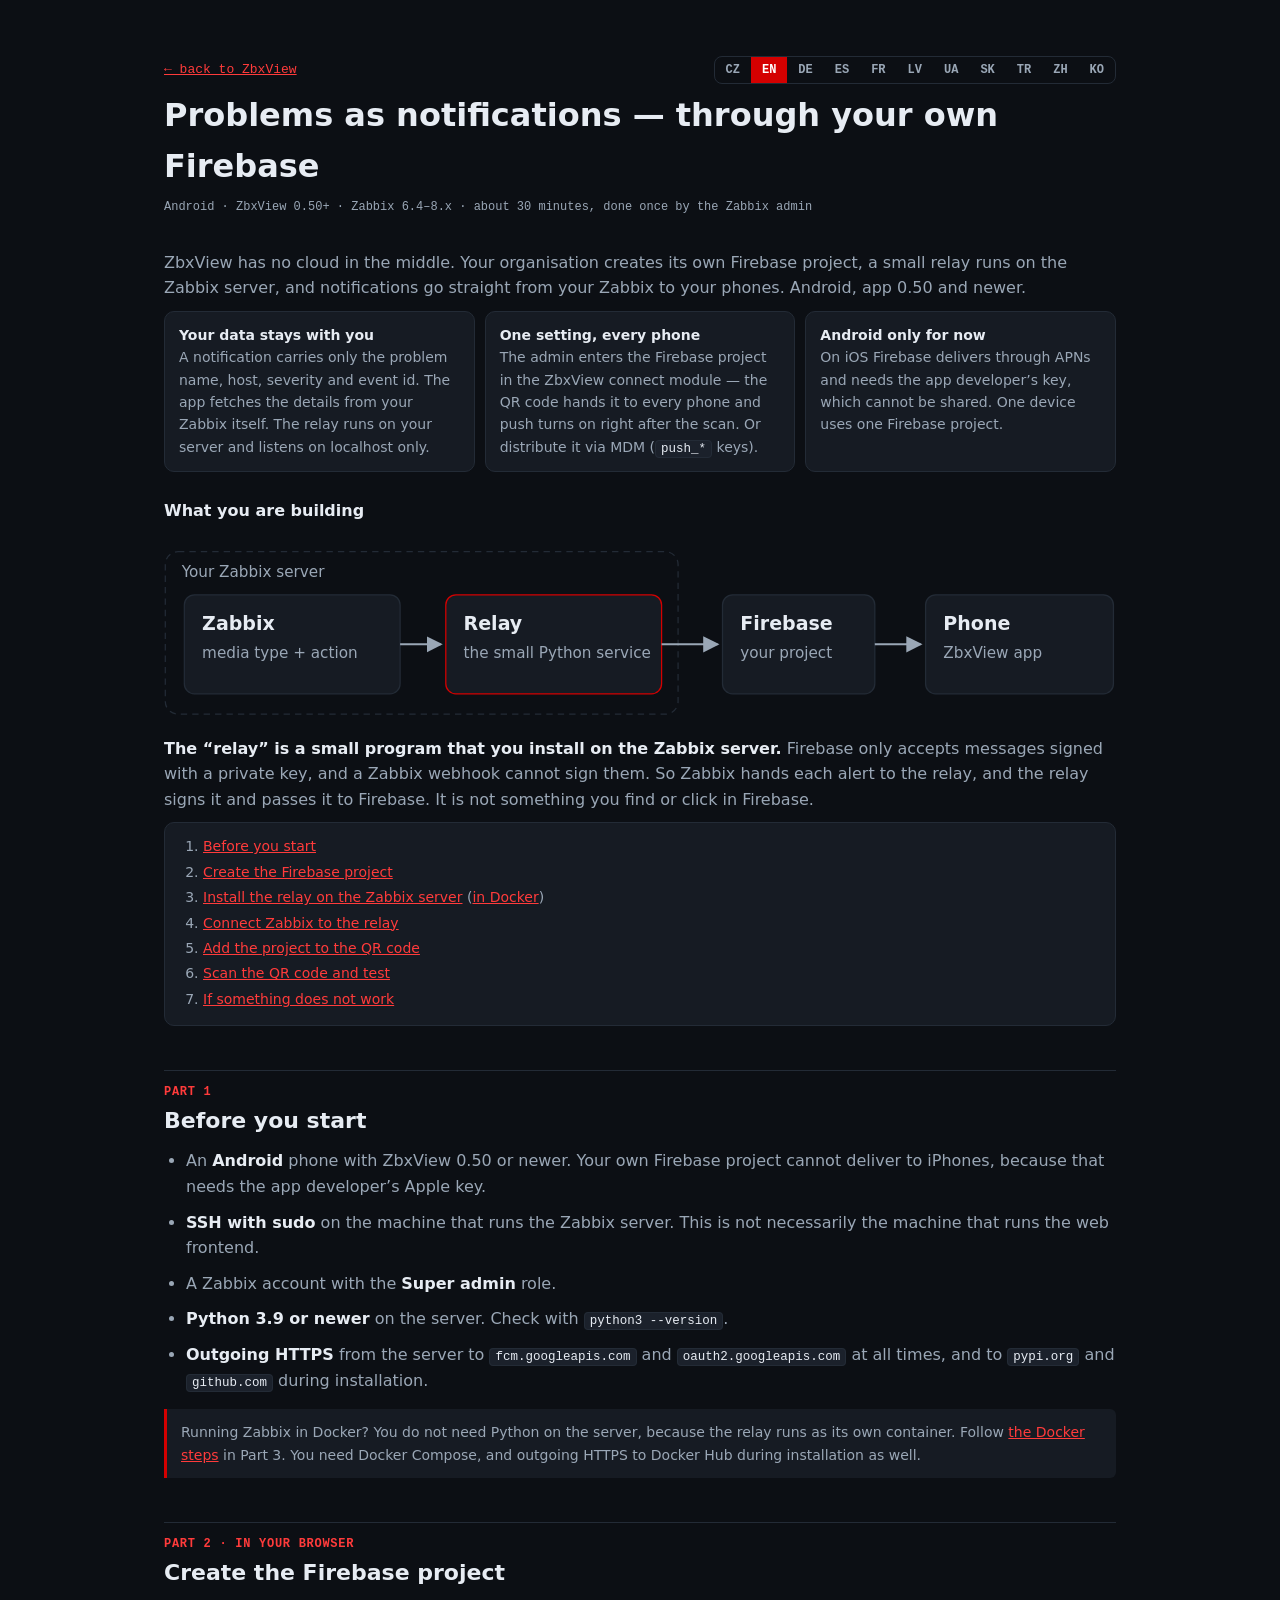
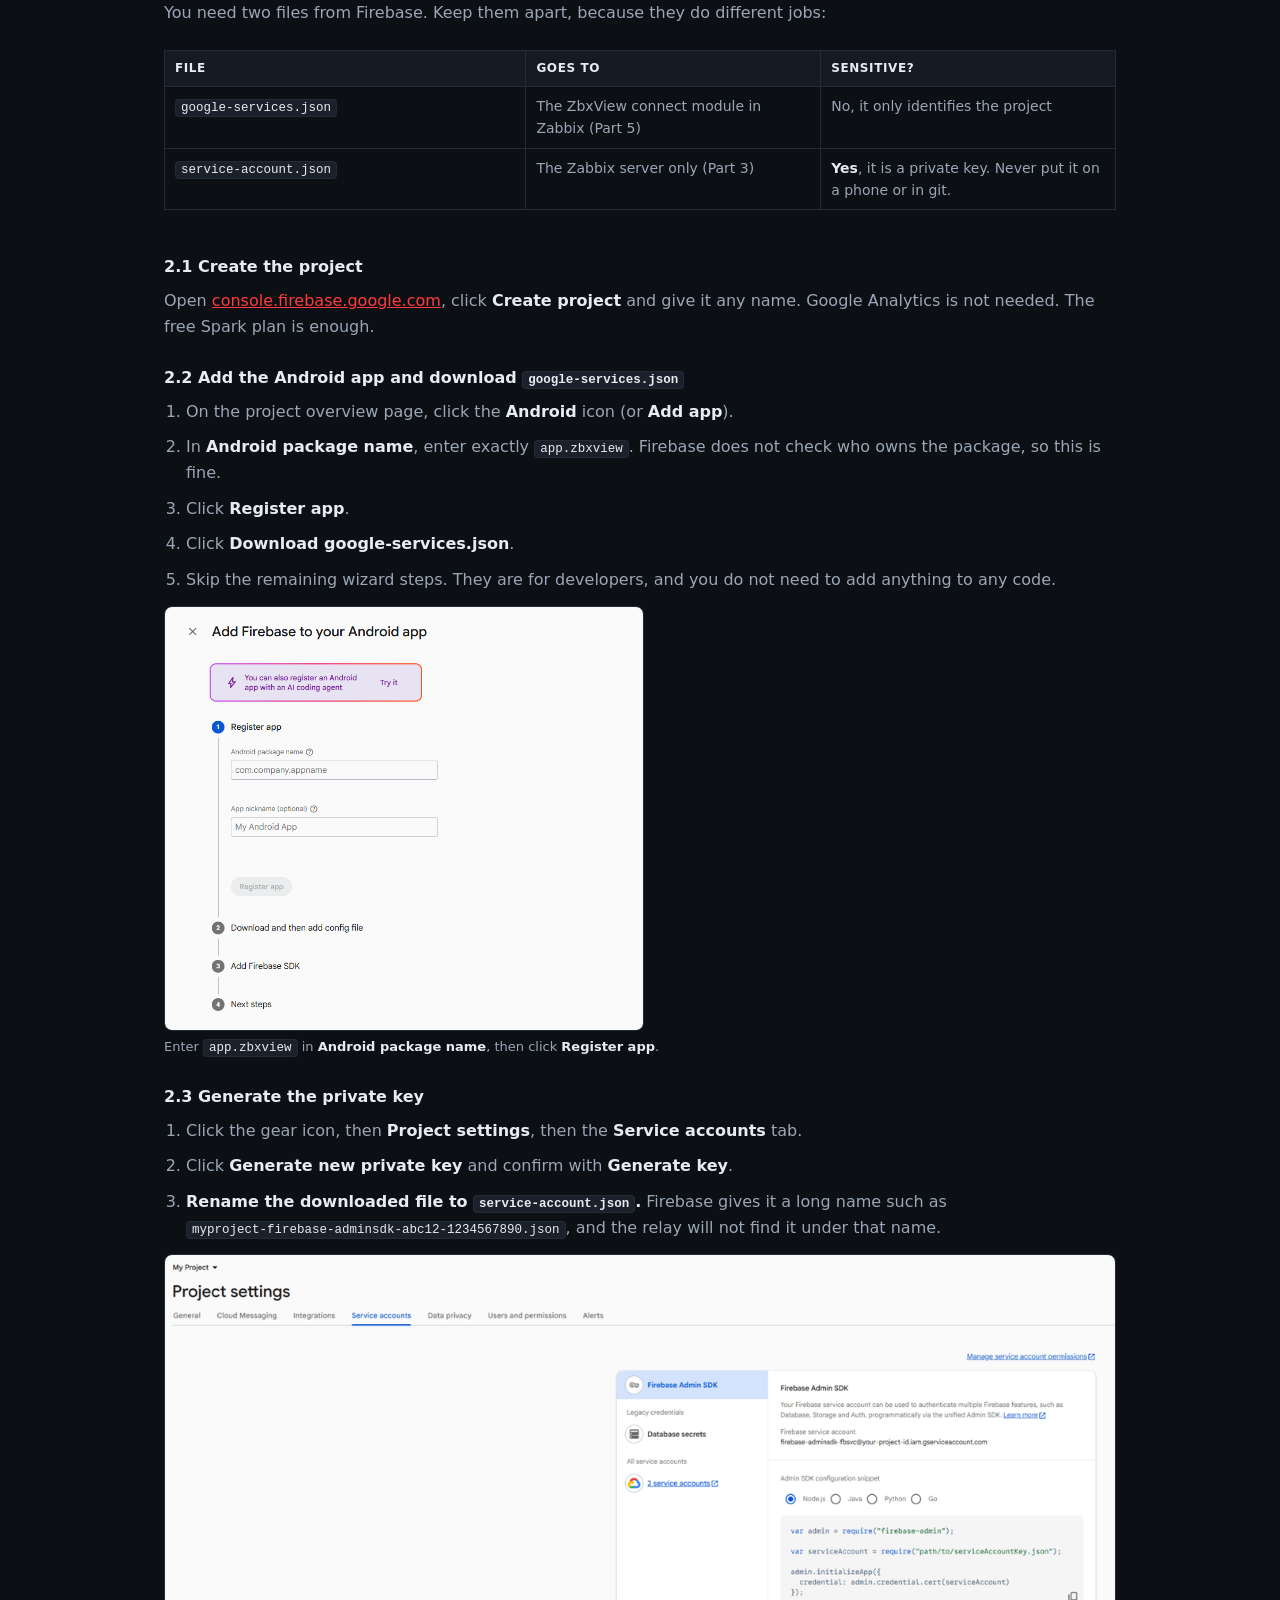
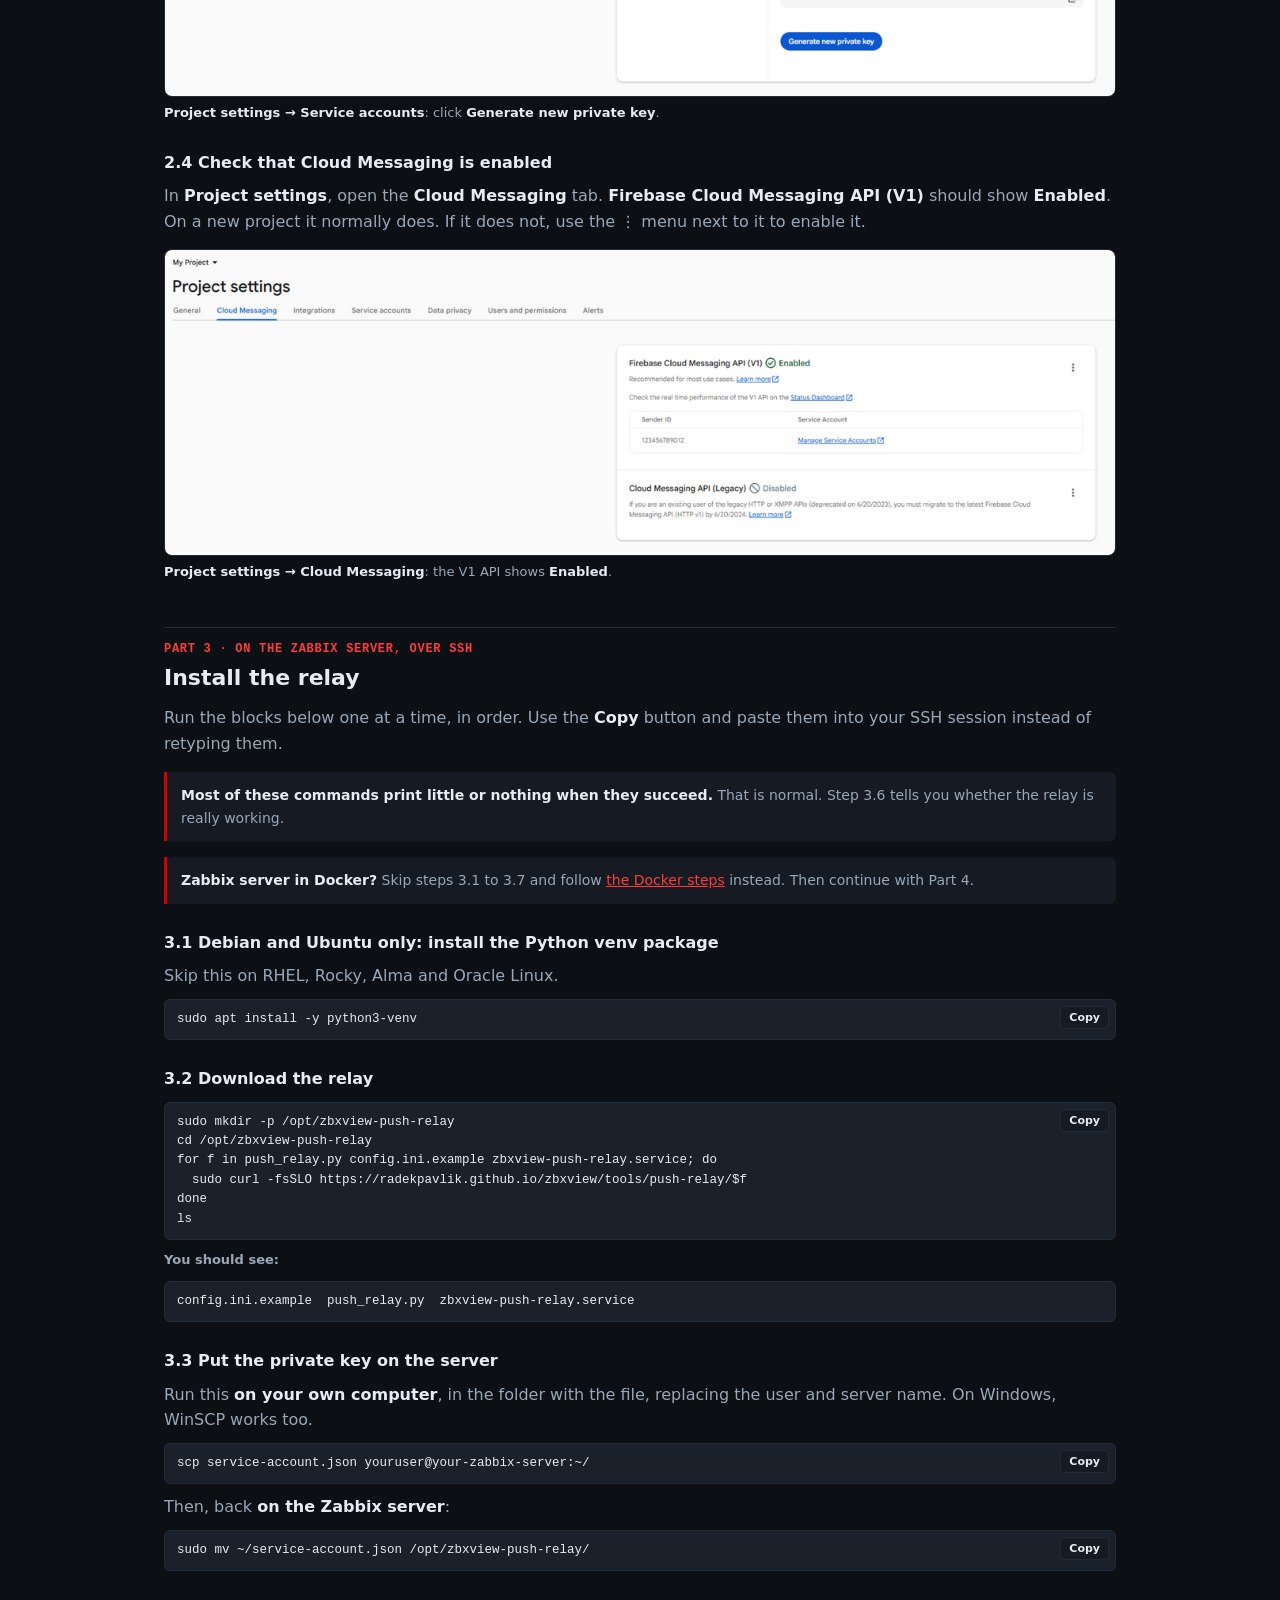
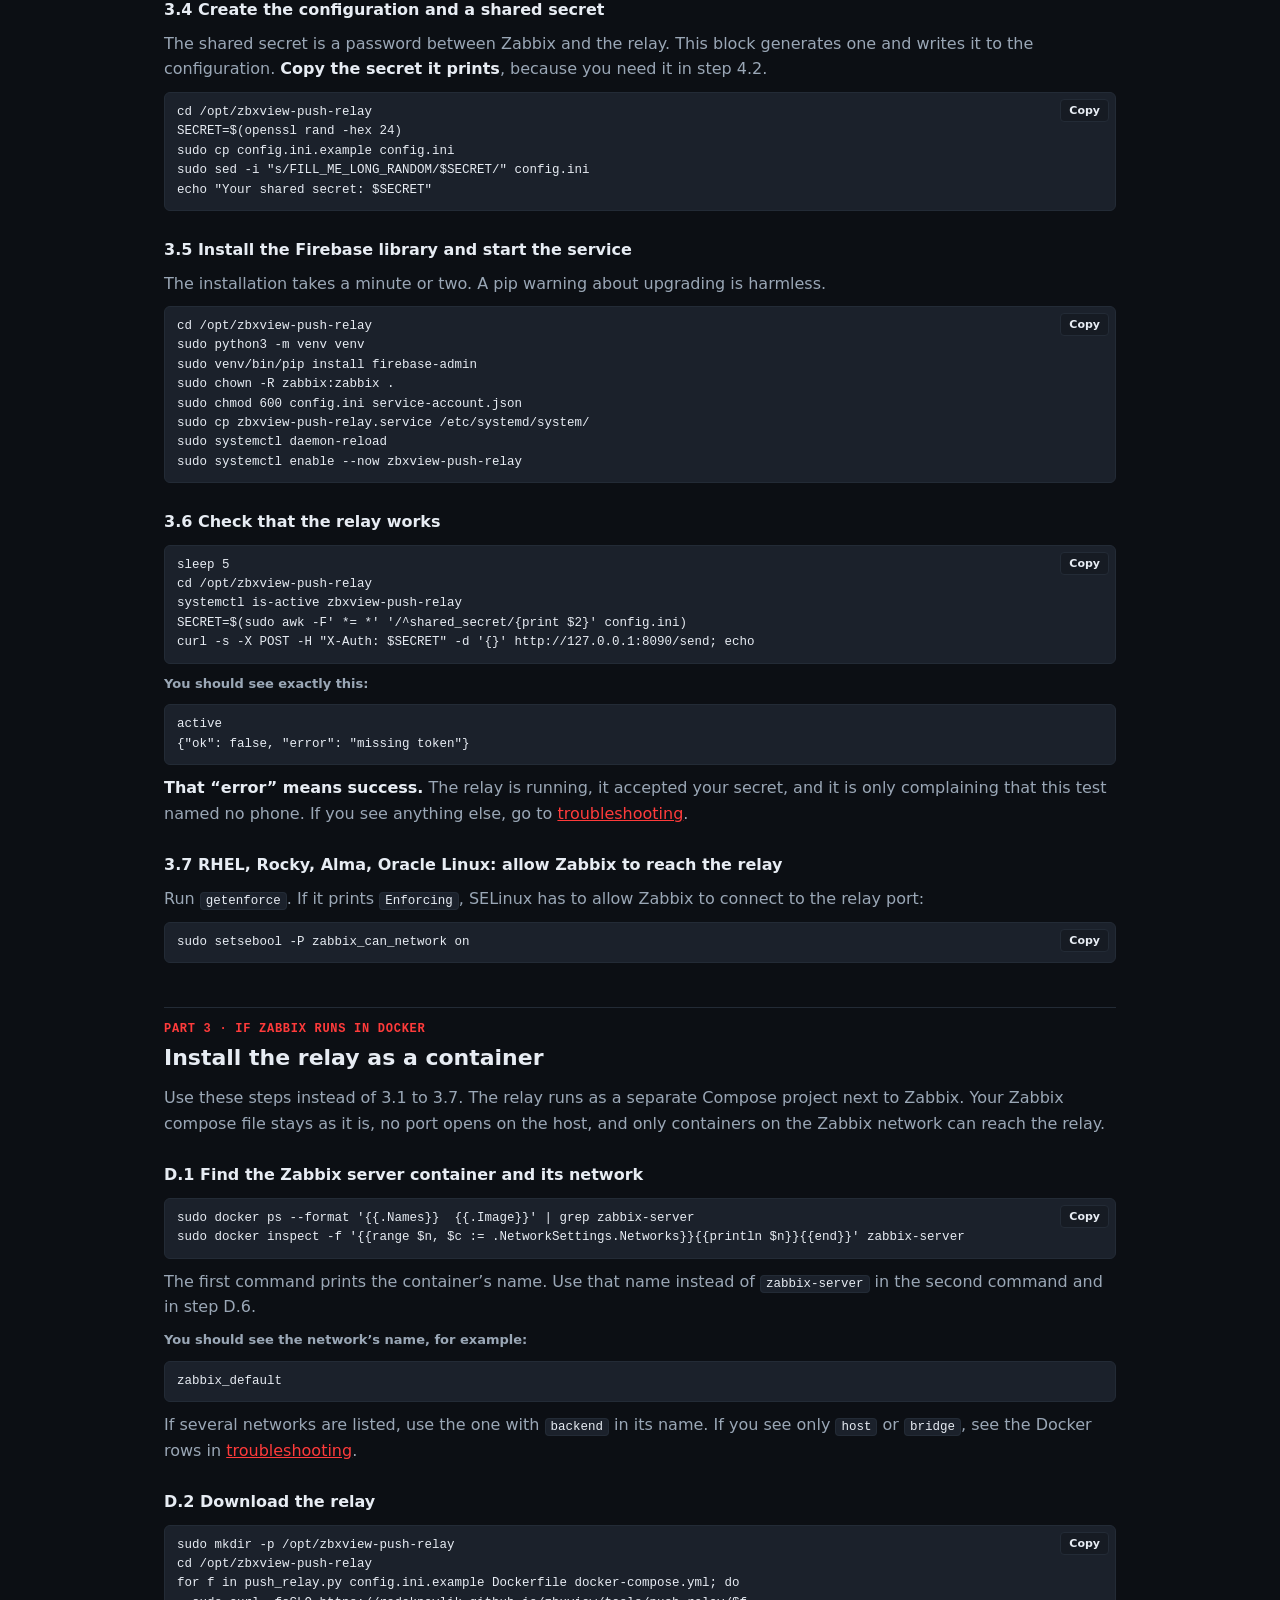
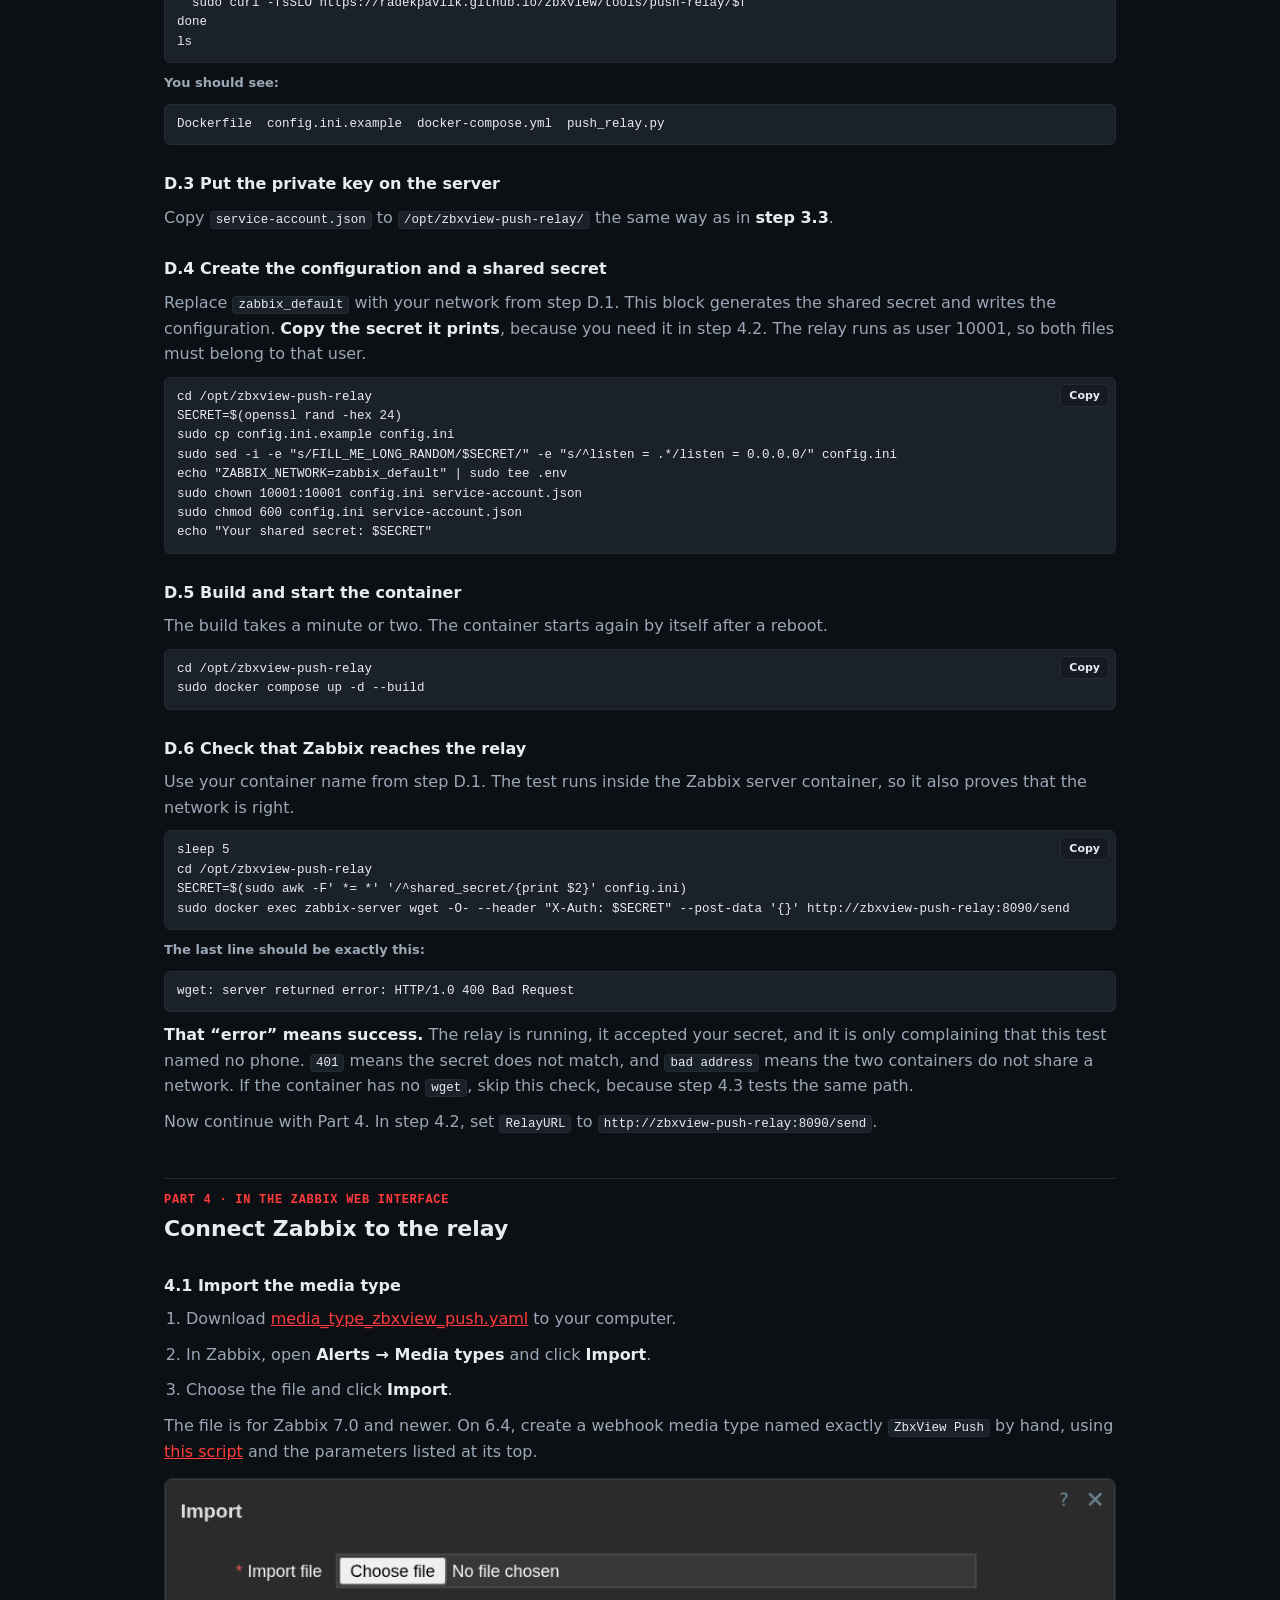
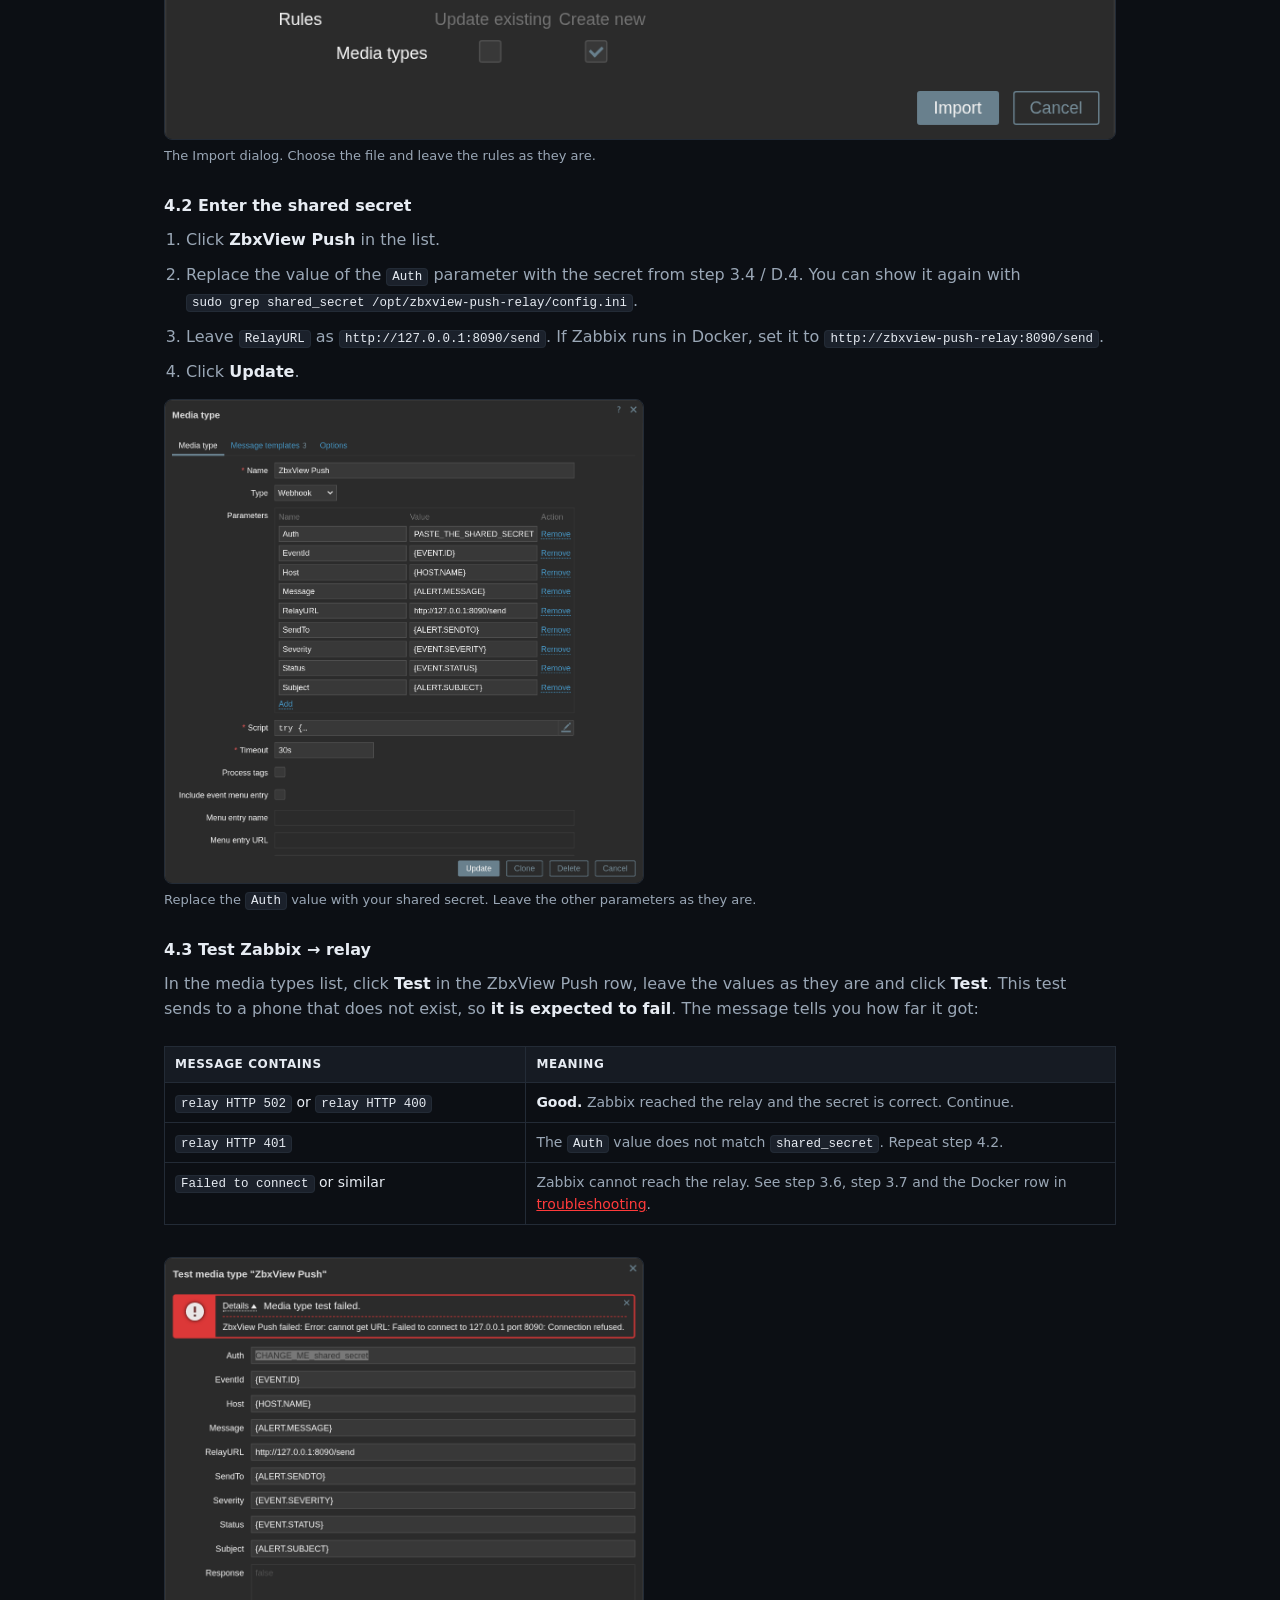
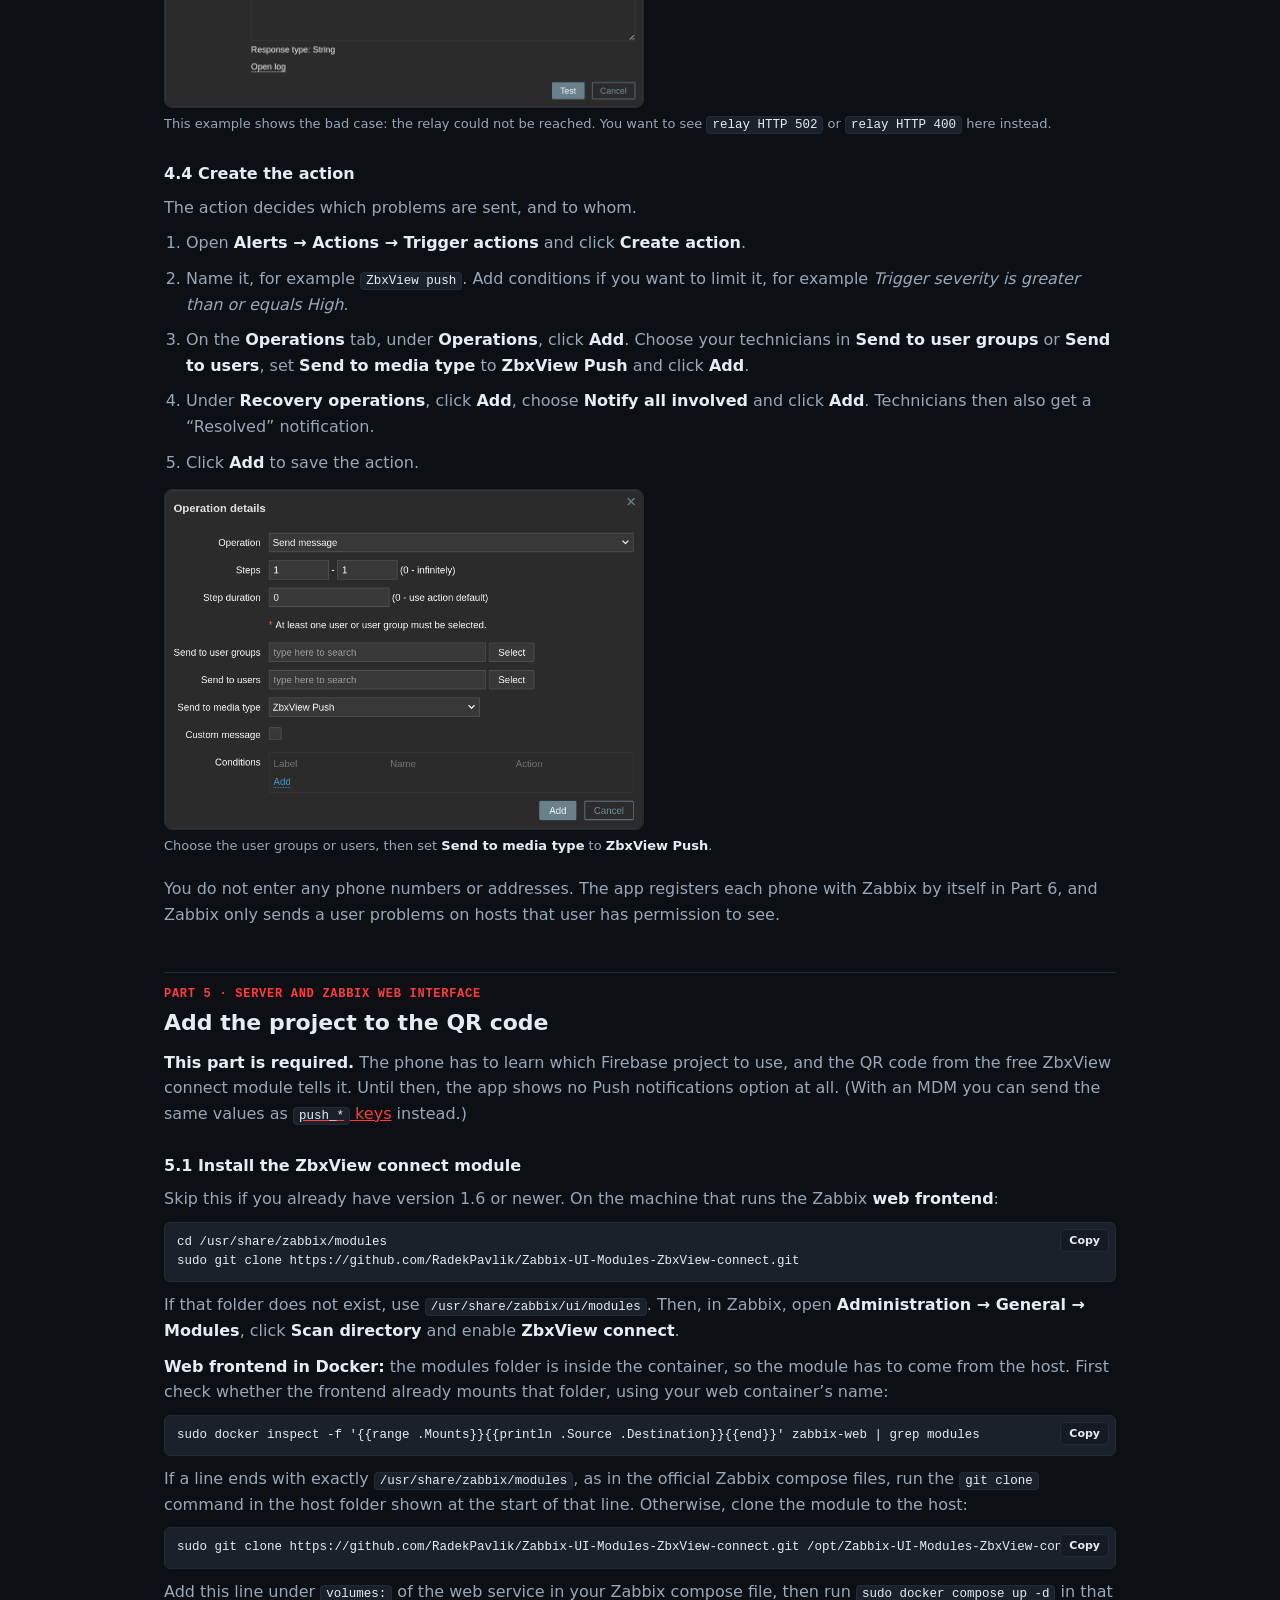
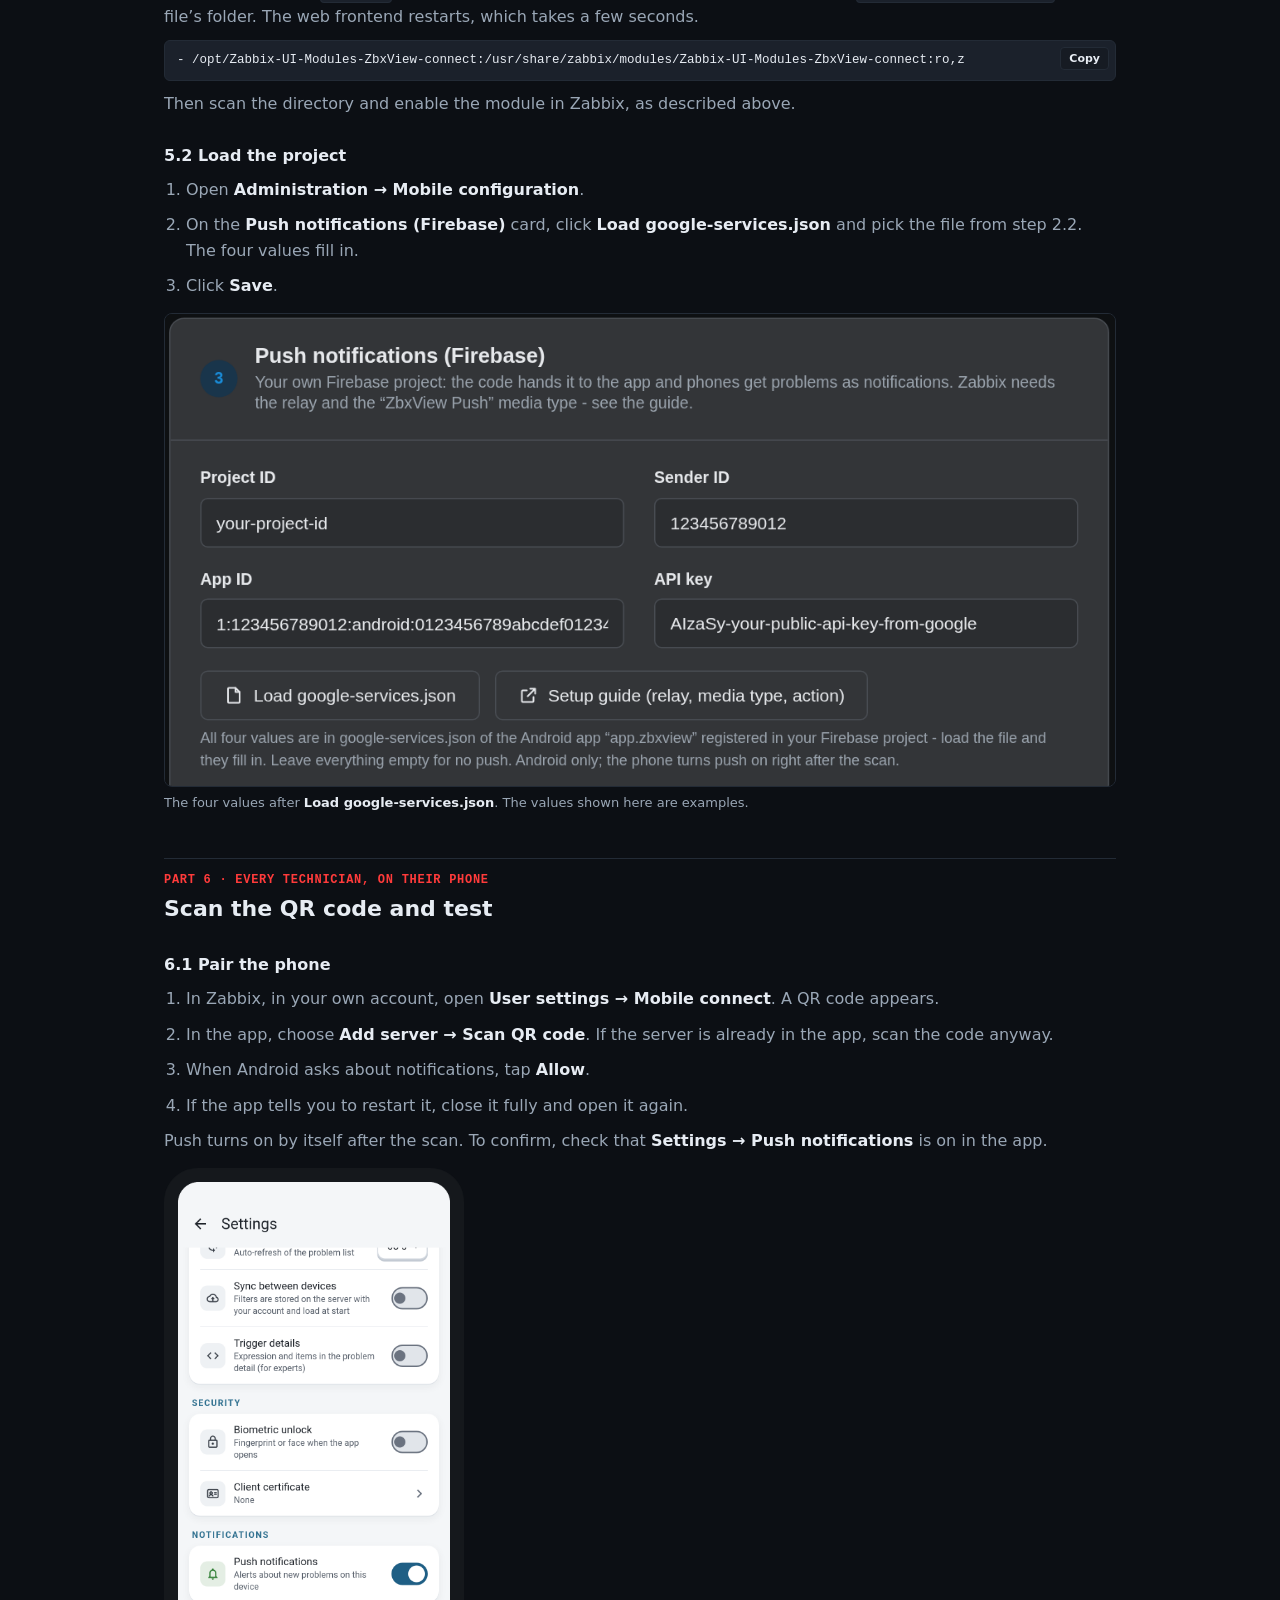
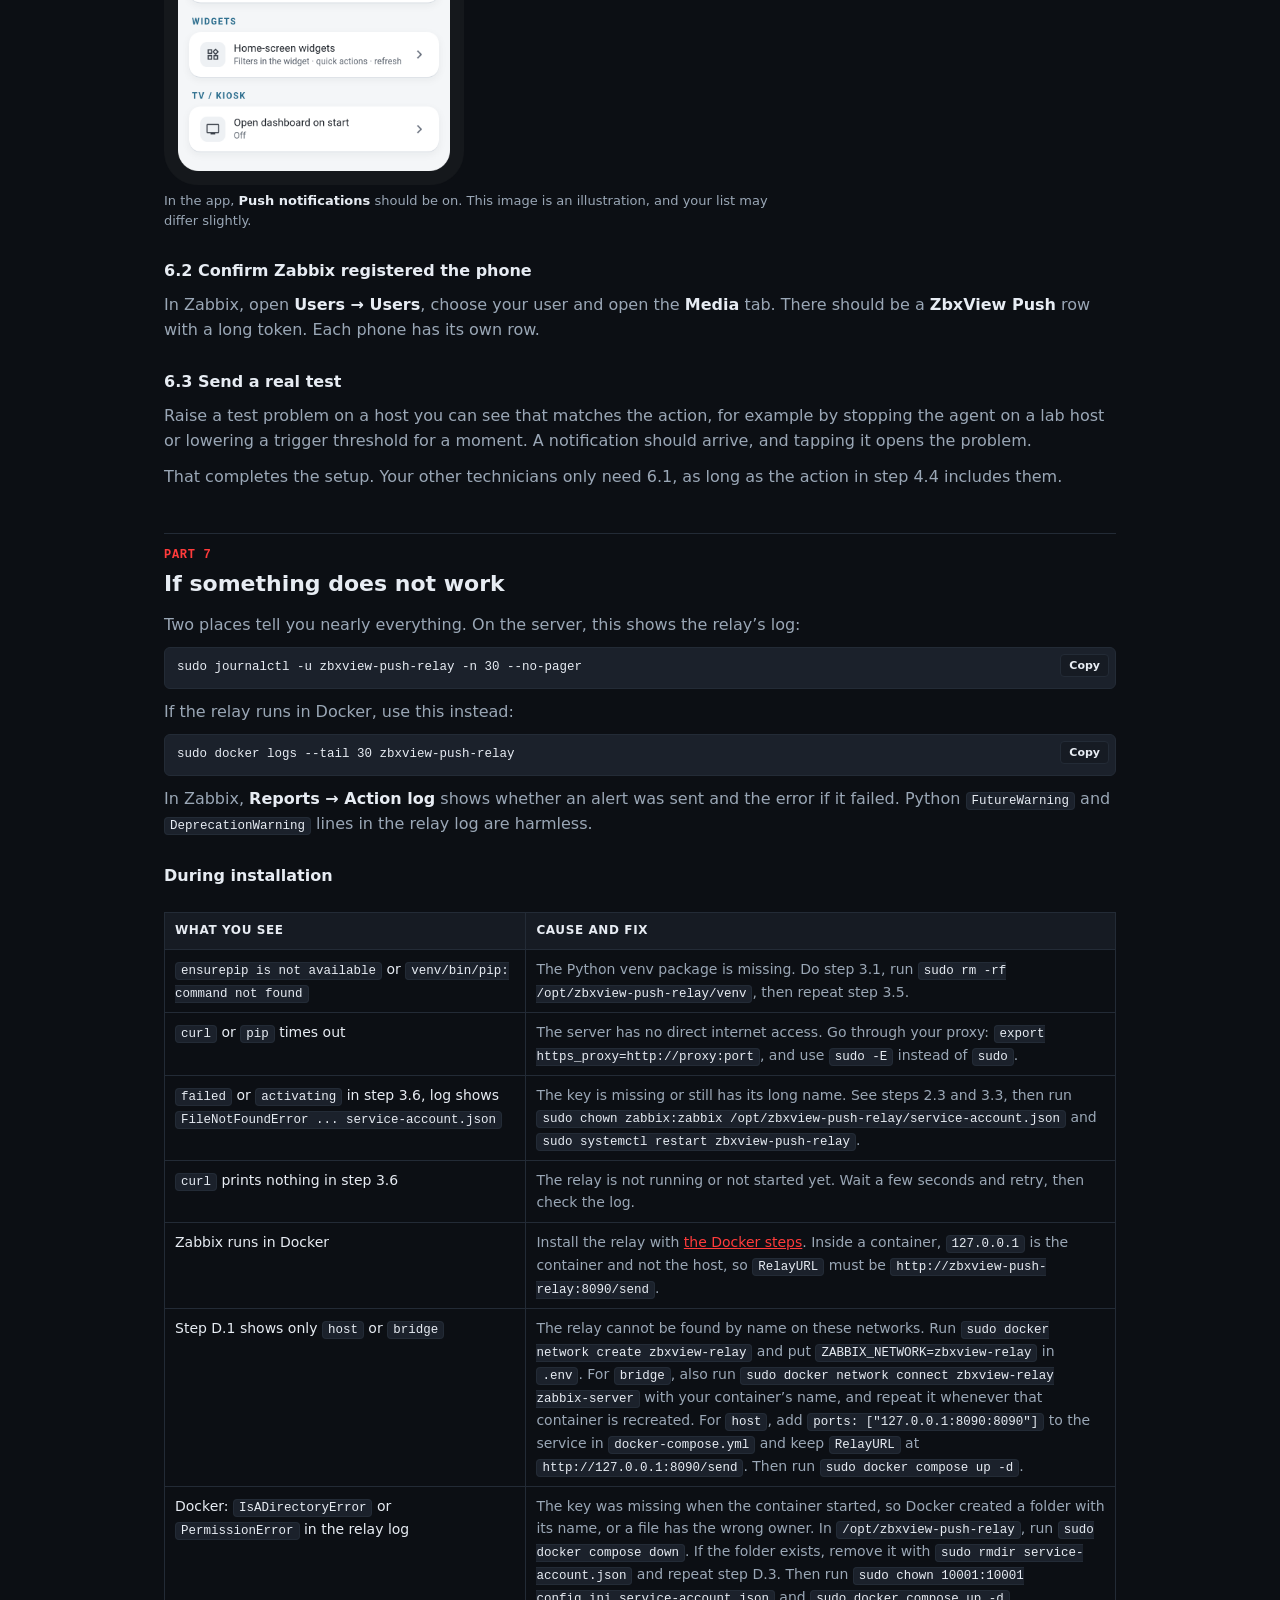
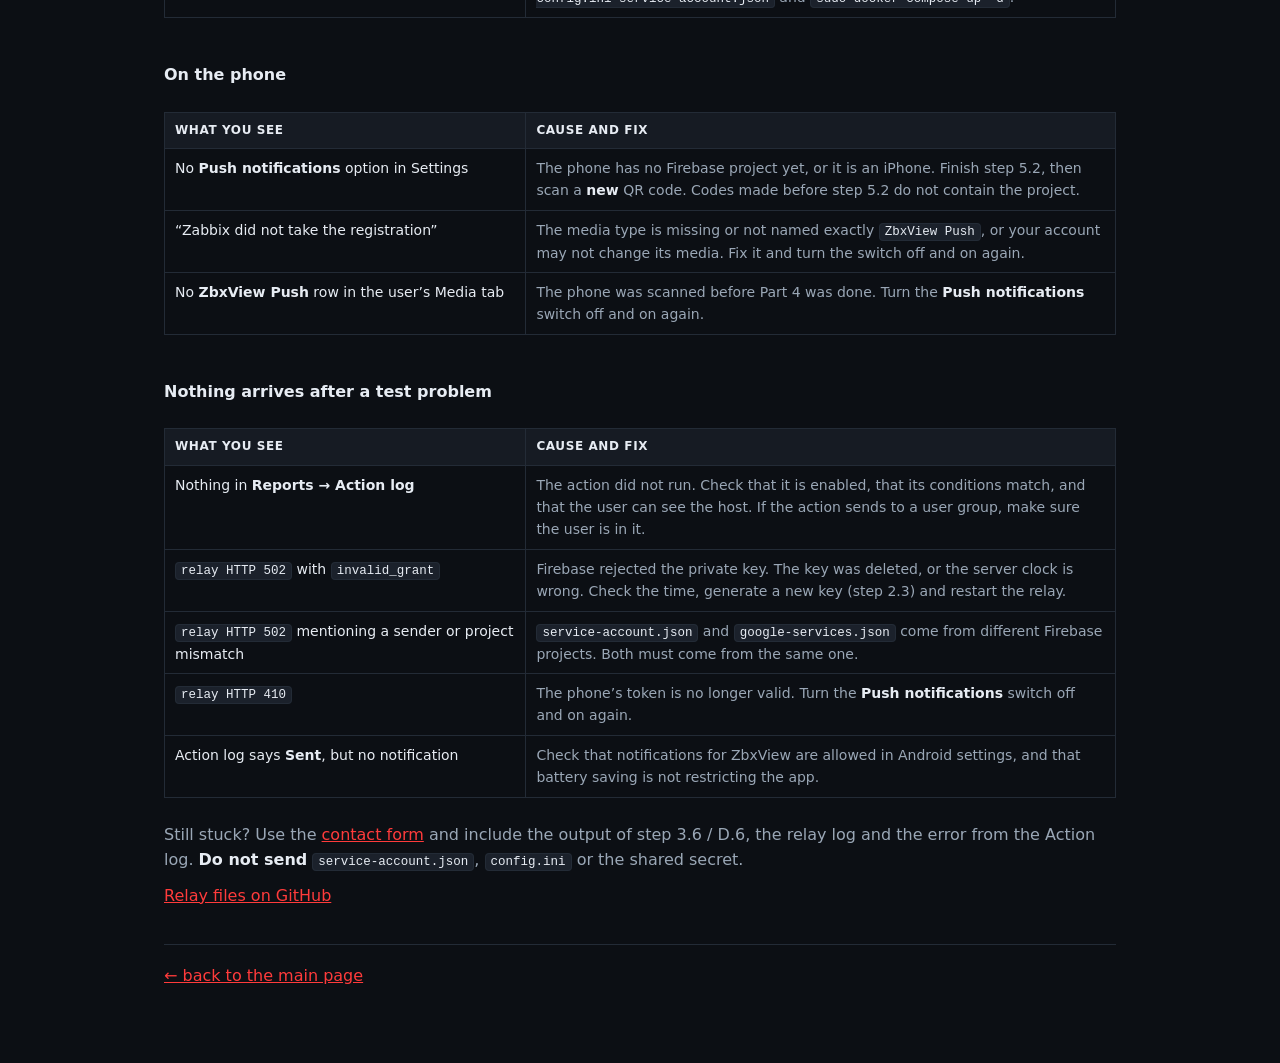
<file: push-setup.html>
<!doctype html>
<html lang="en">
<head>
  <meta charset="utf-8" />
  <title>ZbxView — Push notifications</title>
  <meta http-equiv="refresh" content="0; url=push.html" />
  <link rel="canonical" href="https://radekpavlik.github.io/zbxview/push.html" />
  <script>location.replace('push.html' + location.hash);</script>
</head>
<body>
  <p><a href="push.html">ZbxView — Push notifications</a></p>
</body>
</html>
</file>
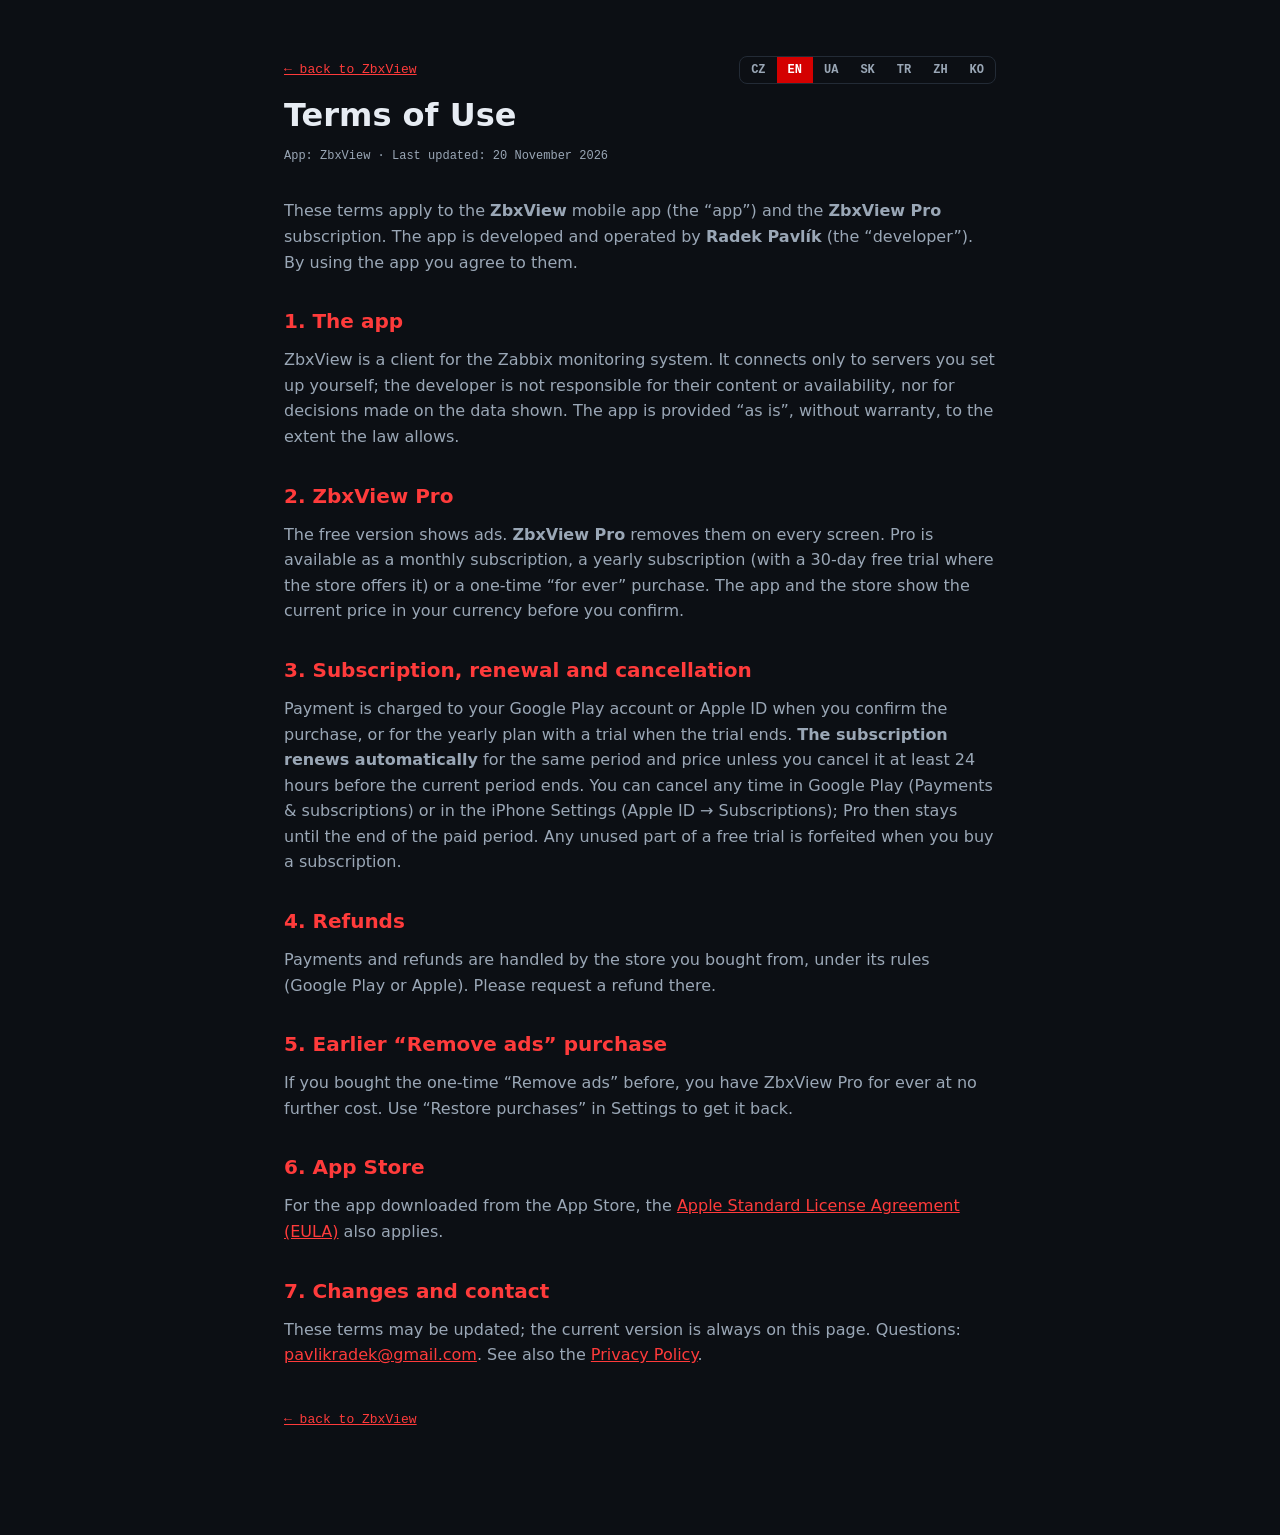
<file: terms.html>
<!doctype html>
<html lang="cs">
<head>
  <meta charset="utf-8" />
  <meta name="viewport" content="width=device-width, initial-scale=1" />
  <title>ZbxView — Podmínky použití</title>
  <meta name="description" content="Podmínky použití aplikace ZbxView a předplatného ZbxView Pro." />
  <link rel="icon" href="assets/icon.png" />
  <link rel="stylesheet" href="styles.css" />
</head>
<body>
    <div class="doc">
    <div class="doc-top">
      <a class="back" href="index.html" data-i18n="back">← zpět na ZbxView</a>
      <div class="lang-switch">
        <button class="lang-opt" data-lang="cs">CZ</button>
        <button class="lang-opt" data-lang="en">EN</button>
        <button class="lang-opt" data-lang="uk">UA</button>
        <button class="lang-opt" data-lang="sk">SK</button>
        <button class="lang-opt" data-lang="tr">TR</button>
        <button class="lang-opt" data-lang="zh">ZH</button>
        <button class="lang-opt" data-lang="ko">KO</button>
      </div>
    </div>
    <h1 data-i18n="title">Podmínky použití</h1>
    <div class="updated" data-i18n="updated">Aplikace: ZbxView · Poslední aktualizace: 20. 11. 2026</div>
    <p data-i18n="intro">Tyto podmínky platí pro mobilní aplikaci <strong>ZbxView</strong> („aplikace“) a pro předplatné <strong>ZbxView Pro</strong>. Aplikaci vyvíjí a provozuje <strong>Radek Pavlík</strong> („vývojář“). Používáním aplikace s nimi souhlasíte.</p>
    <h2 data-i18n="s1_h">1. Aplikace</h2>
    <p data-i18n="s1_p">ZbxView je klient pro monitorovací systém Zabbix. Připojuje se jen k serverům, které si sami nastavíte, a za jejich obsah, dostupnost ani za rozhodnutí učiněná na základě zobrazených dat vývojář neodpovídá. Aplikace se poskytuje „tak, jak je“, bez záruk v rozsahu, který dovoluje zákon.</p>
    <h2 data-i18n="s2_h">2. ZbxView Pro</h2>
    <p data-i18n="s2_p">Bezplatná verze zobrazuje reklamy. <strong>ZbxView Pro</strong> reklamy odstraní na všech obrazovkách. Pro je k dispozici jako měsíční předplatné, roční předplatné (se zkušební dobou 30 dní zdarma, pokud ji obchod nabízí) nebo jednorázový nákup „navždy“. Aktuální ceny v místní měně ukazuje aplikace a obchod před potvrzením nákupu.</p>
    <h2 data-i18n="s3_h">3. Předplatné, obnovení a zrušení</h2>
    <p data-i18n="s3_p">Platba proběhne přes váš účet Google Play nebo Apple ID při potvrzení nákupu, u roční verze se zkušební dobou až po jejím skončení. <strong>Předplatné se automaticky obnovuje</strong> na další období za stejnou cenu, pokud ho nezrušíte nejpozději 24 hodin před koncem aktuálního období. Zrušit ho můžete kdykoliv v Google Play (Platby a předplatná) nebo v Nastavení iPhonu (Apple ID → Předplatné); Pro pak platí do konce zaplaceného období. Nevyužitá část zkušební doby propadá zakoupením předplatného.</p>
    <h2 data-i18n="s4_h">4. Vrácení peněz</h2>
    <p data-i18n="s4_p">Platby a jejich vracení spravuje obchod, ve kterém jste nákup provedli, podle svých pravidel (Google Play, resp. Apple). Žádost o vrácení podejte přímo tam.</p>
    <h2 data-i18n="s5_h">5. Dřívější nákup „Odebrat reklamy“</h2>
    <p data-i18n="s5_p">Kdo dříve koupil jednorázové „Odebrat reklamy“, má ZbxView Pro navždy bez dalších plateb. Nákup obnovíte tlačítkem „Obnovit nákupy“ v Nastavení.</p>
    <h2 data-i18n="s6_h">6. App Store</h2>
    <p data-i18n="s6_p">Pro aplikaci staženou z App Storu platí navíc <a href="https://www.apple.com/legal/internet-services/itunes/dev/stdeula/">standardní licenční smlouva Apple (EULA)</a>.</p>
    <h2 data-i18n="s7_h">7. Změny a kontakt</h2>
    <p data-i18n="s7_p">Tyto podmínky mohou být aktualizovány; aktuální znění je vždy na této stránce. Dotazy: <a href="mailto:pavlikradek@gmail.com">pavlikradek@gmail.com</a>. Viz také <a href="privacy.html">Zásady ochrany osobních údajů</a>.</p>
    <a class="back" href="index.html" style="margin-top:32px;" data-i18n="back">← zpět na ZbxView</a>
  </div>

  <!-- Language switch (CZ default in HTML, EN via dictionary), same as the landing page. -->
  <script>
  (function () {
    var EN = {
      "back": "← back to ZbxView",
      "title": "Terms of Use",
      "updated": "App: ZbxView · Last updated: 20 November 2026",
      "intro": "These terms apply to the <strong>ZbxView</strong> mobile app (the “app”) and the <strong>ZbxView Pro</strong> subscription. The app is developed and operated by <strong>Radek Pavlík</strong> (the “developer”). By using the app you agree to them.",
      "s1_h": "1. The app",
      "s1_p": "ZbxView is a client for the Zabbix monitoring system. It connects only to servers you set up yourself; the developer is not responsible for their content or availability, nor for decisions made on the data shown. The app is provided “as is”, without warranty, to the extent the law allows.",
      "s2_h": "2. ZbxView Pro",
      "s2_p": "The free version shows ads. <strong>ZbxView Pro</strong> removes them on every screen. Pro is available as a monthly subscription, a yearly subscription (with a 30-day free trial where the store offers it) or a one-time “for ever” purchase. The app and the store show the current price in your currency before you confirm.",
      "s3_h": "3. Subscription, renewal and cancellation",
      "s3_p": "Payment is charged to your Google Play account or Apple ID when you confirm the purchase, or for the yearly plan with a trial when the trial ends. <strong>The subscription renews automatically</strong> for the same period and price unless you cancel it at least 24 hours before the current period ends. You can cancel any time in Google Play (Payments &amp; subscriptions) or in the iPhone Settings (Apple ID → Subscriptions); Pro then stays until the end of the paid period. Any unused part of a free trial is forfeited when you buy a subscription.",
      "s4_h": "4. Refunds",
      "s4_p": "Payments and refunds are handled by the store you bought from, under its rules (Google Play or Apple). Please request a refund there.",
      "s5_h": "5. Earlier “Remove ads” purchase",
      "s5_p": "If you bought the one-time “Remove ads” before, you have ZbxView Pro for ever at no further cost. Use “Restore purchases” in Settings to get it back.",
      "s6_h": "6. App Store",
      "s6_p": "For the app downloaded from the App Store, the <a href=\"https://www.apple.com/legal/internet-services/itunes/dev/stdeula/\">Apple Standard License Agreement (EULA)</a> also applies.",
      "s7_h": "7. Changes and contact",
      "s7_p": "These terms may be updated; the current version is always on this page. Questions: <a href=\"mailto:pavlikradek@gmail.com\">pavlikradek@gmail.com</a>. See also the <a href=\"privacy.html\">Privacy Policy</a>.",
      "__title": "ZbxView — Terms of Use",
      "__desc": "Terms of use of the ZbxView app and the ZbxView Pro subscription."
};
    var UK = {
      "back": "← назад до ZbxView",
      "title": "Умови використання",
      "updated": "Застосунок: ZbxView · Останнє оновлення: 20 листопада 2026",
      "intro": "Ці умови стосуються мобільного застосунку <strong>ZbxView</strong> (далі «застосунок») і передплати <strong>ZbxView Pro</strong>. Застосунок розробляє та підтримує <strong>Radek Pavlík</strong> (далі «розробник»). Користуючись застосунком, ви погоджуєтеся з ними.",
      "s1_h": "1. Застосунок",
      "s1_p": "ZbxView — це клієнт для системи моніторингу Zabbix. Він підключається лише до серверів, які ви налаштували самі; розробник не відповідає за їхній вміст чи доступність, а також за рішення, ухвалені на основі показаних даних. Застосунок надається «як є», без гарантій, у межах, дозволених законом.",
      "s2_h": "2. ZbxView Pro",
      "s2_p": "Безкоштовна версія показує рекламу. <strong>ZbxView Pro</strong> прибирає її з усіх екранів. Pro доступна як щомісячна передплата, щорічна передплата (з 30-денним безкоштовним пробним періодом, якщо магазин його пропонує) або разова покупка «назавжди». Перед підтвердженням застосунок і магазин показують актуальну ціну у вашій валюті.",
      "s3_h": "3. Передплата, поновлення та скасування",
      "s3_p": "Оплата списується з вашого облікового запису Google Play або Apple ID у момент підтвердження покупки, а для щорічного тарифу з пробним періодом — після його завершення. <strong>Передплата поновлюється автоматично</strong> на той самий строк і за тією самою ціною, якщо ви не скасуєте її щонайменше за 24 години до кінця поточного періоду. Скасувати можна будь-коли в Google Play (Платежі й підписки) або в Параметрах iPhone (Apple ID → Підписки); Pro залишається активною до кінця оплаченого періоду. Невикористана частина безкоштовного пробного періоду втрачається, коли ви купуєте передплату.",
      "s4_h": "4. Повернення коштів",
      "s4_p": "Платежі та повернення коштів обробляє магазин, у якому ви здійснили покупку, за своїми правилами (Google Play або Apple). Будь ласка, просіть про повернення там.",
      "s5_h": "5. Попередня покупка «Прибрати рекламу»",
      "s5_p": "Якщо ви раніше купили разову опцію «Прибрати рекламу», ZbxView Pro у вас назавжди без додаткової плати. Щоб повернути її, скористайтеся пунктом «Відновити покупки» в Налаштуваннях.",
      "s6_h": "6. App Store",
      "s6_p": "Для застосунку, завантаженого з App Store, також діє <a href=\"https://www.apple.com/legal/internet-services/itunes/dev/stdeula/\">Стандартна ліцензійна угода Apple (EULA)</a>.",
      "s7_h": "7. Зміни та контакт",
      "s7_p": "Ці умови можуть оновлюватися; актуальна версія завжди на цій сторінці. Запитання: <a href=\"mailto:pavlikradek@gmail.com\">pavlikradek@gmail.com</a>. Див. також <a href=\"privacy.html\">Політику конфіденційності</a>.",
      "__title": "ZbxView — Умови використання",
      "__desc": "Умови використання застосунку ZbxView і передплати ZbxView Pro."
    };
    var SK = {
      "back": "← späť na ZbxView",
      "title": "Podmienky používania",
      "updated": "Aplikácia: ZbxView · Posledná aktualizácia: 20. novembra 2026",
      "intro": "Tieto podmienky platia pre mobilnú aplikáciu <strong>ZbxView</strong> (ďalej „aplikácia“) a predplatné <strong>ZbxView Pro</strong>. Aplikáciu vyvíja a prevádzkuje <strong>Radek Pavlík</strong> (ďalej „vývojár“). Používaním aplikácie s nimi súhlasíte.",
      "s1_h": "1. Aplikácia",
      "s1_p": "ZbxView je klient pre monitorovací systém Zabbix. Pripája sa len k serverom, ktoré si sami nastavíte; vývojár nezodpovedá za ich obsah ani dostupnosť, ani za rozhodnutia urobené na základe zobrazených dát. Aplikácia sa poskytuje „tak, ako je“, bez záruky, v rozsahu, ktorý zákon dovoľuje.",
      "s2_h": "2. ZbxView Pro",
      "s2_p": "Bezplatná verzia zobrazuje reklamy. <strong>ZbxView Pro</strong> ich odstráni na všetkých obrazovkách. Pro je k dispozícii ako mesačné predplatné, ročné predplatné (s 30-dňovou skúšobnou verziou zadarmo, ak ju obchod ponúka) alebo jednorazový nákup „navždy“. Aplikácia a obchod ukážu aktuálnu cenu vo vašej mene pred potvrdením.",
      "s3_h": "3. Predplatné, obnovenie a zrušenie",
      "s3_p": "Platba sa strhne z vášho účtu Google Play alebo Apple ID pri potvrdení nákupu, pri ročnom pláne so skúšobnou verziou po jej skončení. <strong>Predplatné sa automaticky obnovuje</strong> na rovnaké obdobie a za rovnakú cenu, pokiaľ ho nezrušíte aspoň 24 hodín pred koncom aktuálneho obdobia. Zrušiť ho môžete kedykoľvek v Google Play (Platby a predplatné) alebo v Nastaveniach iPhonu (Apple ID → Predplatné); Pro potom zostane do konca zaplateného obdobia. Nevyužitá časť skúšobnej verzie zadarmo prepadá zakúpením predplatného.",
      "s4_h": "4. Vrátenie peňazí",
      "s4_p": "Platby a vrátenie peňazí vybavuje obchod, v ktorom ste nakúpili, podľa svojich pravidiel (Google Play alebo Apple). O vrátenie peňazí žiadajte tam.",
      "s5_h": "5. Skorší nákup „Odstrániť reklamy“",
      "s5_p": "Ak ste si skôr kúpili jednorazové „Odstrániť reklamy“, máte ZbxView Pro navždy bez ďalších nákladov. Obnovíte ho cez „Obnoviť nákupy“ v Nastaveniach.",
      "s6_h": "6. App Store",
      "s6_p": "Pre aplikáciu stiahnutú z App Store platí aj <a href=\"https://www.apple.com/legal/internet-services/itunes/dev/stdeula/\">štandardná licenčná zmluva Apple (EULA)</a>.",
      "s7_h": "7. Zmeny a kontakt",
      "s7_p": "Tieto podmienky sa môžu aktualizovať; aktuálna verzia je vždy na tejto stránke. Otázky: <a href=\"mailto:pavlikradek@gmail.com\">pavlikradek@gmail.com</a>. Pozrite aj <a href=\"privacy.html\">Zásady ochrany súkromia</a>.",
      "__title": "ZbxView — Podmienky používania",
      "__desc": "Podmienky používania aplikácie ZbxView a predplatného ZbxView Pro."
    };
    var TR = {
      "back": "← ZbxView'a dön",
      "title": "Kullanım Koşulları",
      "updated": "Uygulama: ZbxView · Son güncelleme: 20 Kasım 2026",
      "intro": "Bu koşullar <strong>ZbxView</strong> mobil uygulaması (“uygulama”) ve <strong>ZbxView Pro</strong> aboneliği için geçerlidir. Uygulama <strong>Radek Pavlík</strong> (“geliştirici”) tarafından geliştirilir ve işletilir. Uygulamayı kullanarak bu koşulları kabul etmiş olursunuz.",
      "s1_h": "1. Uygulama",
      "s1_p": "ZbxView, Zabbix izleme sistemi için bir istemcidir. Yalnızca sizin kurduğunuz sunuculara bağlanır; geliştirici bu sunucuların içeriğinden veya erişilebilirliğinden ya da gösterilen verilere dayanarak alınan kararlardan sorumlu değildir. Uygulama, yasaların izin verdiği ölçüde, hiçbir garanti olmaksızın “olduğu gibi” sunulur.",
      "s2_h": "2. ZbxView Pro",
      "s2_p": "Ücretsiz sürüm reklam gösterir. <strong>ZbxView Pro</strong> reklamları tüm ekranlardan kaldırır. Pro; aylık abonelik, yıllık abonelik (mağaza sunuyorsa 30 günlük ücretsiz denemeyle) veya tek seferlik “ömür boyu” satın alma olarak sunulur. Uygulama ve mağaza, onaylamadan önce güncel fiyatı kendi para biriminizde gösterir.",
      "s3_h": "3. Abonelik, yenileme ve iptal",
      "s3_p": "Ödeme, satın almayı onayladığınızda ya da denemeli yıllık planda deneme süresi sona erdiğinde Google Play hesabınızdan veya Apple ID'nizden tahsil edilir. Mevcut dönem bitmeden en az 24 saat önce iptal etmediğiniz sürece <strong>abonelik aynı süre ve fiyatla otomatik olarak yenilenir</strong>. İstediğiniz zaman Google Play'de (Ödemeler ve abonelikler) veya iPhone Ayarlarında (Apple ID → Abonelikler) iptal edebilirsiniz; Pro bu durumda ödenen dönemin sonuna kadar kalır. Abonelik satın aldığınızda ücretsiz denemenin kullanılmayan kısmı geçersiz olur.",
      "s4_h": "4. İadeler",
      "s4_p": "Ödemeler ve iadeler, satın aldığınız mağaza tarafından kendi kurallarına göre (Google Play veya Apple) yürütülür. Lütfen iadeyi orada talep edin.",
      "s5_h": "5. Önceki “Reklamları kaldır” satın alımı",
      "s5_p": "Daha önce tek seferlik “Reklamları kaldır” satın aldıysanız, ek ücret ödemeden ZbxView Pro ömür boyu sizindir. Geri almak için Ayarlar'da “Satın alımları geri yükle”yi kullanın.",
      "s6_h": "6. App Store",
      "s6_p": "App Store'dan indirilen uygulama için <a href=\"https://www.apple.com/legal/internet-services/itunes/dev/stdeula/\">Apple Standart Lisans Sözleşmesi (EULA)</a> de geçerlidir.",
      "s7_h": "7. Değişiklikler ve iletişim",
      "s7_p": "Bu koşullar güncellenebilir; güncel sürüm her zaman bu sayfadadır. Sorular: <a href=\"mailto:pavlikradek@gmail.com\">pavlikradek@gmail.com</a>. Ayrıca bkz. <a href=\"privacy.html\">Gizlilik Politikası</a>.",
      "__title": "ZbxView — Kullanım Koşulları",
      "__desc": "ZbxView uygulamasının ve ZbxView Pro aboneliğinin kullanım koşulları."
    };
    var ZH = {
      "back": "← 返回 ZbxView",
      "title": "使用条款",
      "updated": "应用：ZbxView · 最后更新：2026 年 11 月 20 日",
      "intro": "本条款适用于 <strong>ZbxView</strong> 移动应用（“应用”）和 <strong>ZbxView Pro</strong> 订阅。应用由 <strong>Radek Pavlík</strong>（“开发者”）开发和运营。使用本应用即表示您同意本条款。",
      "s1_h": "1. 应用",
      "s1_p": "ZbxView 是 Zabbix 监控系统的客户端。它只连接您自己设置的服务器；开发者不对这些服务器的内容或可用性负责，也不对基于所显示数据作出的决定负责。在法律允许的范围内，应用按“原样”提供，不附带任何保证。",
      "s2_h": "2. ZbxView Pro",
      "s2_p": "免费版会显示广告。<strong>ZbxView Pro</strong> 会在所有屏幕上去除广告。Pro 提供按月订阅、按年订阅（在应用商店提供的情况下含 30 天免费试用）或一次性“永久”购买。在您确认之前，应用和应用商店会以您的货币显示当前价格。",
      "s3_h": "3. 订阅、续订和取消",
      "s3_p": "费用在您确认购买时从您的 Google Play 账户或 Apple ID 扣除；对于含试用期的年度订阅，则在试用期结束时扣除。<strong>订阅会自动续订</strong>，周期和价格不变，除非您在当前周期结束前至少 24 小时取消。您可以随时在 Google Play（付款和订阅）或 iPhone 设置（Apple ID → 订阅）中取消；Pro 将保留到已付费周期结束。购买订阅时，免费试用中未使用的部分将作废。",
      "s4_h": "4. 退款",
      "s4_p": "付款和退款由您购买所在的应用商店（Google Play 或 Apple）按其规则处理。请在那里申请退款。",
      "s5_h": "5. 此前购买的“去除广告”",
      "s5_p": "如果您之前购买过一次性的“去除广告”，您将永久拥有 ZbxView Pro，无需再付费。在设置中使用“恢复购买”即可找回。",
      "s6_h": "6. App Store",
      "s6_p": "对于从 App Store 下载的应用，<a href=\"https://www.apple.com/legal/internet-services/itunes/dev/stdeula/\">Apple 标准许可协议 (EULA)</a> 同样适用。",
      "s7_h": "7. 变更与联系",
      "s7_p": "本条款可能会更新；最新版本始终发布在本页面。如有疑问：<a href=\"mailto:pavlikradek@gmail.com\">pavlikradek@gmail.com</a>。另请参阅<a href=\"privacy.html\">隐私政策</a>。",
      "__title": "ZbxView — 使用条款",
      "__desc": "ZbxView 应用和 ZbxView Pro 订阅的使用条款。"
    };
    var KO = {
      "back": "← ZbxView로 돌아가기",
      "title": "이용약관",
      "updated": "앱: ZbxView · 최종 업데이트: 2026년 11월 20일",
      "intro": "이 약관은 <strong>ZbxView</strong> 모바일 앱(“앱”)과 <strong>ZbxView Pro</strong> 구독에 적용됩니다. 앱은 <strong>Radek Pavlík</strong>(“개발자”)가 개발하고 운영합니다. 앱을 사용하면 이 약관에 동의하는 것입니다.",
      "s1_h": "1. 앱",
      "s1_p": "ZbxView는 Zabbix 모니터링 시스템용 클라이언트입니다. 사용자가 직접 설정한 서버에만 연결하며, 개발자는 해당 서버의 콘텐츠나 가용성, 표시된 데이터를 바탕으로 내린 결정에 대해 책임지지 않습니다. 앱은 법이 허용하는 범위에서 보증 없이 “있는 그대로” 제공됩니다.",
      "s2_h": "2. ZbxView Pro",
      "s2_p": "무료 버전에는 광고가 표시됩니다. <strong>ZbxView Pro</strong>는 모든 화면에서 광고를 제거합니다. Pro는 월간 구독, 연간 구독(스토어가 제공하는 경우 30일 무료 체험 포함) 또는 일회성 “평생” 구매로 이용할 수 있습니다. 앱과 스토어는 확인 전에 현지 통화로 현재 가격을 표시합니다.",
      "s3_h": "3. 구독, 갱신 및 해지",
      "s3_p": "결제는 구매를 확인할 때, 또는 체험이 포함된 연간 요금제의 경우 체험이 끝날 때 Google Play 계정이나 Apple ID로 청구됩니다. 현재 기간이 끝나기 최소 24시간 전에 해지하지 않으면 <strong>구독은 같은 기간과 가격으로 자동 갱신됩니다</strong>. 언제든지 Google Play(결제 및 구독) 또는 iPhone 설정(Apple ID → 구독)에서 해지할 수 있으며, Pro는 결제한 기간이 끝날 때까지 유지됩니다. 구독을 구매하면 무료 체험의 남은 기간은 소멸됩니다.",
      "s4_h": "4. 환불",
      "s4_p": "결제와 환불은 구매한 스토어(Google Play 또는 Apple)가 자체 규정에 따라 처리합니다. 환불은 해당 스토어에 요청하세요.",
      "s5_h": "5. 이전의 “광고 제거” 구매",
      "s5_p": "이전에 일회성 “광고 제거”를 구매했다면 추가 비용 없이 ZbxView Pro를 평생 이용할 수 있습니다. 설정의 “구매 복원”으로 다시 받으세요.",
      "s6_h": "6. App Store",
      "s6_p": "App Store에서 내려받은 앱에는 <a href=\"https://www.apple.com/legal/internet-services/itunes/dev/stdeula/\">Apple 표준 라이선스 계약(EULA)</a>도 적용됩니다.",
      "s7_h": "7. 변경 및 연락처",
      "s7_p": "이 약관은 업데이트될 수 있으며, 최신 버전은 항상 이 페이지에 있습니다. 문의: <a href=\"mailto:pavlikradek@gmail.com\">pavlikradek@gmail.com</a>. <a href=\"privacy.html\">개인정보 처리방침</a>도 참고하세요.",
      "__title": "ZbxView — 이용약관",
      "__desc": "ZbxView 앱 및 ZbxView Pro 구독의 이용약관."
    };
    var DICTS = { en: EN, uk: UK, sk: SK, tr: TR, zh: ZH, ko: KO };
    var htmlEl = document.documentElement;
    var descEl = document.querySelector('meta[name="description"]');
    htmlEl.__csTitle = document.title;
    htmlEl.__csDesc = descEl ? descEl.getAttribute('content') : '';

    function apply(lang) {
      // cs is the markup itself; a language this page has no text for reads English
      var dict = DICTS[lang] || (lang === 'cs' ? null : EN);
      var nodes = document.querySelectorAll('[data-i18n]');
      for (var i = 0; i < nodes.length; i++) {
        var el = nodes[i], key = el.getAttribute('data-i18n');
        if (el.__cs == null) el.__cs = el.innerHTML;
        el.innerHTML = (dict && dict[key] != null) ? dict[key] : el.__cs;
      }
      document.title = dict ? dict.__title : htmlEl.__csTitle;
      if (descEl) descEl.setAttribute('content', dict ? dict.__desc : htmlEl.__csDesc);
      htmlEl.lang = lang === 'zh' ? 'zh-Hans' : lang;
      try { localStorage.setItem('zbxlang', lang); } catch (e) {}
      var opts = document.querySelectorAll('.lang-opt');
      for (var j = 0; j < opts.length; j++) opts[j].classList.toggle('active', opts[j].dataset.lang === lang);
    }
    var opts = document.querySelectorAll('.lang-opt');
    for (var k = 0; k < opts.length; k++) {
      opts[k].addEventListener('click', function () { apply(this.dataset.lang); });
    }
    var saved; try { saved = localStorage.getItem('zbxlang'); } catch (e) {}
    var nav = (navigator.language || '').slice(0, 2).toLowerCase();
    var lang = saved
      || (nav === 'cs' ? 'cs' : (DICTS[nav] ? nav : 'en'));
    apply(lang);
  })();
  </script>
</body>
</html>
</file>
<file: landing.css>
/* ZbxView — landing page (index.html). Self-contained: fonts are served from
   assets/fonts (IBM Plex, SIL OFL 1.1 — see assets/fonts/OFL.txt), no CDN.
   The other pages (mdm, docs, connect, push, mtls, oncall, privacy) use styles.css. */

@font-face {
  font-family: 'IBM Plex Mono';
  font-style: normal;
  font-weight: 400;
  font-display: swap;
  src: url(assets/fonts/plex-mono-400-latin-ext.woff2) format('woff2');
  unicode-range: U+0100-02BA, U+02BD-02C5, U+02C7-02CC, U+02CE-02D7, U+02DD-02FF, U+0304, U+0308, U+0329, U+1D00-1DBF, U+1E00-1E9F, U+1EF2-1EFF, U+2020, U+20A0-20AB, U+20AD-20C4, U+2113, U+2C60-2C7F, U+A720-A7FF;
}
@font-face {
  font-family: 'IBM Plex Mono';
  font-style: normal;
  font-weight: 400;
  font-display: swap;
  src: url(assets/fonts/plex-mono-400-latin.woff2) format('woff2');
  unicode-range: U+0000-00FF, U+0131, U+0152-0153, U+02BB-02BC, U+02C6, U+02DA, U+02DC, U+0304, U+0308, U+0329, U+2000-206F, U+20AC, U+2122, U+2191, U+2193, U+2212, U+2215, U+FEFF, U+FFFD;
}
@font-face {
  font-family: 'IBM Plex Mono';
  font-style: normal;
  font-weight: 600;
  font-display: swap;
  src: url(assets/fonts/plex-mono-600-latin-ext.woff2) format('woff2');
  unicode-range: U+0100-02BA, U+02BD-02C5, U+02C7-02CC, U+02CE-02D7, U+02DD-02FF, U+0304, U+0308, U+0329, U+1D00-1DBF, U+1E00-1E9F, U+1EF2-1EFF, U+2020, U+20A0-20AB, U+20AD-20C4, U+2113, U+2C60-2C7F, U+A720-A7FF;
}
@font-face {
  font-family: 'IBM Plex Mono';
  font-style: normal;
  font-weight: 600;
  font-display: swap;
  src: url(assets/fonts/plex-mono-600-latin.woff2) format('woff2');
  unicode-range: U+0000-00FF, U+0131, U+0152-0153, U+02BB-02BC, U+02C6, U+02DA, U+02DC, U+0304, U+0308, U+0329, U+2000-206F, U+20AC, U+2122, U+2191, U+2193, U+2212, U+2215, U+FEFF, U+FFFD;
}
@font-face {
  font-family: 'IBM Plex Sans';
  font-style: normal;
  font-weight: 400;
  font-stretch: 100%;
  font-display: swap;
  src: url(assets/fonts/plex-sans-latin-ext.woff2) format('woff2');
  unicode-range: U+0100-02BA, U+02BD-02C5, U+02C7-02CC, U+02CE-02D7, U+02DD-02FF, U+0304, U+0308, U+0329, U+1D00-1DBF, U+1E00-1E9F, U+1EF2-1EFF, U+2020, U+20A0-20AB, U+20AD-20C4, U+2113, U+2C60-2C7F, U+A720-A7FF;
}
@font-face {
  font-family: 'IBM Plex Sans';
  font-style: normal;
  font-weight: 400;
  font-stretch: 100%;
  font-display: swap;
  src: url(assets/fonts/plex-sans-latin.woff2) format('woff2');
  unicode-range: U+0000-00FF, U+0131, U+0152-0153, U+02BB-02BC, U+02C6, U+02DA, U+02DC, U+0304, U+0308, U+0329, U+2000-206F, U+20AC, U+2122, U+2191, U+2193, U+2212, U+2215, U+FEFF, U+FFFD;
}
@font-face {
  font-family: 'IBM Plex Sans';
  font-style: normal;
  font-weight: 500;
  font-stretch: 100%;
  font-display: swap;
  src: url(assets/fonts/plex-sans-latin-ext.woff2) format('woff2');
  unicode-range: U+0100-02BA, U+02BD-02C5, U+02C7-02CC, U+02CE-02D7, U+02DD-02FF, U+0304, U+0308, U+0329, U+1D00-1DBF, U+1E00-1E9F, U+1EF2-1EFF, U+2020, U+20A0-20AB, U+20AD-20C4, U+2113, U+2C60-2C7F, U+A720-A7FF;
}
@font-face {
  font-family: 'IBM Plex Sans';
  font-style: normal;
  font-weight: 500;
  font-stretch: 100%;
  font-display: swap;
  src: url(assets/fonts/plex-sans-latin.woff2) format('woff2');
  unicode-range: U+0000-00FF, U+0131, U+0152-0153, U+02BB-02BC, U+02C6, U+02DA, U+02DC, U+0304, U+0308, U+0329, U+2000-206F, U+20AC, U+2122, U+2191, U+2193, U+2212, U+2215, U+FEFF, U+FFFD;
}
@font-face {
  font-family: 'IBM Plex Sans';
  font-style: normal;
  font-weight: 600;
  font-stretch: 100%;
  font-display: swap;
  src: url(assets/fonts/plex-sans-latin-ext.woff2) format('woff2');
  unicode-range: U+0100-02BA, U+02BD-02C5, U+02C7-02CC, U+02CE-02D7, U+02DD-02FF, U+0304, U+0308, U+0329, U+1D00-1DBF, U+1E00-1E9F, U+1EF2-1EFF, U+2020, U+20A0-20AB, U+20AD-20C4, U+2113, U+2C60-2C7F, U+A720-A7FF;
}
@font-face {
  font-family: 'IBM Plex Sans';
  font-style: normal;
  font-weight: 600;
  font-stretch: 100%;
  font-display: swap;
  src: url(assets/fonts/plex-sans-latin.woff2) format('woff2');
  unicode-range: U+0000-00FF, U+0131, U+0152-0153, U+02BB-02BC, U+02C6, U+02DA, U+02DC, U+0304, U+0308, U+0329, U+2000-206F, U+20AC, U+2122, U+2191, U+2193, U+2212, U+2215, U+FEFF, U+FFFD;
}
@font-face {
  font-family: 'IBM Plex Sans';
  font-style: normal;
  font-weight: 700;
  font-stretch: 100%;
  font-display: swap;
  src: url(assets/fonts/plex-sans-latin-ext.woff2) format('woff2');
  unicode-range: U+0100-02BA, U+02BD-02C5, U+02C7-02CC, U+02CE-02D7, U+02DD-02FF, U+0304, U+0308, U+0329, U+1D00-1DBF, U+1E00-1E9F, U+1EF2-1EFF, U+2020, U+20A0-20AB, U+20AD-20C4, U+2113, U+2C60-2C7F, U+A720-A7FF;
}
@font-face {
  font-family: 'IBM Plex Sans';
  font-style: normal;
  font-weight: 700;
  font-stretch: 100%;
  font-display: swap;
  src: url(assets/fonts/plex-sans-latin.woff2) format('woff2');
  unicode-range: U+0000-00FF, U+0131, U+0152-0153, U+02BB-02BC, U+02C6, U+02DA, U+02DC, U+0304, U+0308, U+0329, U+2000-206F, U+20AC, U+2122, U+2191, U+2193, U+2212, U+2215, U+FEFF, U+FFFD;
}

:root {
  --red: #d40000;
  --red-soft: #ff3b3b;
  --red-text: #ff5c5c;
  --bg: #0c0f14;
  --bg-2: #11151c;
  --bg-3: #0a0d11;
  --card: #161b23;
  --card-2: #1b212b;
  --frame: #1d232d;
  --line: #232b36;
  --line-2: #2c3542;
  --text: #e7ecf3;
  --text-2: #c3ccd7;
  --muted: #b4bfcc;
  --muted-2: #9aa7b6;
  --dim: #7c8796;
  --ok: #2ecc71;
  --sans: 'IBM Plex Sans', system-ui, -apple-system, "Segoe UI", sans-serif;
  --mono: 'IBM Plex Mono', ui-monospace, Menlo, Consolas, monospace;
}

* { box-sizing: border-box; margin: 0; padding: 0; }
html { scroll-behavior: smooth; scroll-padding-top: 76px; }
body { font-family: var(--sans); font-size: 16px; line-height: 1.6; color: var(--text); background: var(--bg); -webkit-font-smoothing: antialiased; overflow-x: hidden; }
a { color: inherit; text-decoration: none; }
img { display: block; max-width: 100%; }
button, input, select, textarea { font: inherit; color: inherit; }
:focus-visible { outline: 2px solid var(--red-soft); outline-offset: 2px; }

.wrap { max-width: 1280px; margin: 0 auto; padding: 0 24px; }
.two-col { display: grid; grid-template-columns: repeat(2, minmax(0, 1fr)); gap: 56px; align-items: center; }
@media (max-width: 900px) { .two-col { grid-template-columns: 1fr; gap: 40px; } }

.ic { width: 20px; height: 20px; flex: none; fill: none; stroke: currentColor; stroke-width: 1.8; stroke-linecap: round; stroke-linejoin: round; }
.ic-s { width: 16px; height: 16px; }
.ic-l { width: 26px; height: 26px; }

/* buttons */
.btn { display: inline-flex; align-items: center; justify-content: center; gap: 10px; height: 48px; padding: 0 22px; border-radius: 10px; font-weight: 600; font-size: 15px; border: 1px solid transparent; cursor: pointer; transition: background .15s, border-color .15s, transform .15s; white-space: nowrap; }
.btn-primary { background: var(--red); color: #fff; }
.btn-primary:hover { background: #e50a0a; }
.btn-ghost { background: var(--card-2); border-color: var(--line-2); color: var(--text); }
.btn-ghost:hover { border-color: #48525f; }
.btn-lg { height: 52px; padding: 0 24px; }
.btn-sm { height: 40px; padding: 0 16px; font-size: 14px; gap: 8px; }
.more { display: inline-flex; align-items: center; gap: 8px; color: var(--red-text); font-weight: 600; }
.more:hover { text-decoration: underline; }

/* nav */
header.nav { position: sticky; top: 0; z-index: 50; background: rgba(12,15,20,.88); backdrop-filter: blur(10px); border-bottom: 1px solid var(--line); }
.nav-row { display: flex; align-items: center; justify-content: space-between; gap: 16px 32px; min-height: 64px; }
.brand { display: flex; align-items: center; gap: 10px; font-weight: 700; font-size: 18px; }
.brand img { width: 32px; height: 32px; border-radius: 8px; }
.brand b { color: var(--red-soft); }
.nav-links { display: flex; gap: 28px; font-size: 15px; }
.nav-links a { color: var(--muted); white-space: nowrap; transition: color .15s; }
.nav-links a:hover { color: var(--text); }
.nav-actions { display: flex; align-items: center; gap: 12px; }
@media (max-width: 860px) { .nav-links { display: none; } }
@media (max-width: 520px) { .nav-actions .btn { display: none; } }
.lang { position: relative; }
.lang-btn { height: 40px; padding: 0 12px; border-radius: 8px; border: 1px solid var(--line-2); background: transparent; display: flex; align-items: center; gap: 6px; font-family: var(--mono); font-size: 13px; font-weight: 600; cursor: pointer; }
.lang-btn:hover { border-color: #48525f; }
.lang-menu { position: absolute; right: 0; top: calc(100% + 6px); min-width: 160px; padding: 6px; border-radius: 10px; background: var(--card); border: 1px solid var(--line-2); box-shadow: 0 16px 40px rgba(0,0,0,.5); display: grid; grid-template-columns: repeat(2, minmax(0, 1fr)); width: max-content; max-width: calc(100vw - 32px); max-height: calc(100vh - 90px); overflow-y: auto; }
.lang-menu[hidden] { display: none; }
.lang-opt { text-align: left; padding: 9px 12px; border: none; border-radius: 7px; background: transparent; color: var(--muted); cursor: pointer; font-size: 14px; }
.lang-opt:hover { background: var(--card-2); color: var(--text); }
.lang-opt.active { color: #fff; background: var(--red); }

/* hero */
.hero { padding: 80px 0 72px; border-bottom: 1px solid #1b222c; }
.hero-text { display: flex; flex-direction: column; gap: 24px; align-items: flex-start; }
.eyebrow { display: inline-flex; align-items: center; gap: 8px; padding: 6px 12px; border: 1px solid #3a2124; border-radius: 999px; background: #1a1215; font-family: var(--mono); font-size: 13px; color: #ff8080; }
.eyebrow .dot { width: 8px; height: 8px; border-radius: 50%; background: var(--ok); box-shadow: 0 0 0 0 rgba(46,204,113,.6); animation: pulse 2s infinite; }
@keyframes pulse { 0% { box-shadow: 0 0 0 0 rgba(46,204,113,.6); } 70% { box-shadow: 0 0 0 8px rgba(46,204,113,0); } 100% { box-shadow: 0 0 0 0 rgba(46,204,113,0); } }
.hero h1 { font-size: clamp(40px, 6vw, 64px); line-height: 1.04; font-weight: 700; letter-spacing: -1.5px; }
.hero h1 span { color: var(--red-soft); }
.lead { font-size: 19px; color: var(--muted); max-width: 540px; }
.cta { display: flex; flex-wrap: wrap; gap: 12px; }
.platforms { display: flex; flex-wrap: wrap; gap: 8px 20px; font-family: var(--mono); font-size: 13px; color: var(--muted-2); }
.platforms > span { display: inline-flex; align-items: center; gap: 6px; }
.platforms .dim { color: var(--dim); }

/* device frames */
.dev { position: absolute; background: var(--frame); border: 8px solid var(--frame); overflow: hidden; box-shadow: 0 30px 70px rgba(0,0,0,.6); }
.dev img { width: 100%; height: 100%; object-fit: cover; object-position: top; }
.devices { position: relative; width: 100%; max-width: 620px; aspect-ratio: 6 / 5; justify-self: center; }
.devices .dev-tablet { top: 4%; right: 0; width: 86%; aspect-ratio: 16 / 10; border-width: 10px; border-radius: 18px; }
.devices .dev-tablet img { border-radius: 9px; }
.devices .dev-phone { left: 2%; bottom: 0; width: 34%; aspect-ratio: 9 / 18.5; border-radius: 28px; }
.devices .dev-phone img { border-radius: 20px; }
.devices .dev-watch { right: 6%; bottom: 2%; width: 20%; aspect-ratio: 1; border-width: 7px; border-radius: 50%; }
.devices .dev-watch img { border-radius: 50%; }

/* at a glance */
.strip { background: var(--bg-2); border-bottom: 1px solid #1b222c; }
.strip-row { display: flex; flex-wrap: wrap; justify-content: space-between; gap: 16px 32px; padding-top: 22px; padding-bottom: 22px; font-size: 15px; color: var(--text-2); }
.strip-row > span { display: inline-flex; align-items: center; gap: 10px; }
.strip-row .ic { color: var(--red-text); }

/* section heads */
.head { display: flex; flex-direction: column; gap: 10px; max-width: 700px; margin-bottom: 40px; }
.head h2 { font-size: clamp(28px, 3.4vw, 36px); line-height: 1.2; letter-spacing: -.5px; }
.head p { color: var(--muted); font-size: 17px; }
.head-center { align-items: center; text-align: center; margin-left: auto; margin-right: auto; }
.head-row { max-width: none; flex-direction: row; flex-wrap: wrap; align-items: flex-end; justify-content: space-between; gap: 20px; margin-bottom: 32px; }
.head-row > div:first-child { display: flex; flex-direction: column; gap: 8px; }
.band { padding: 96px 0; background: var(--bg-2); border-top: 1px solid #1b222c; border-bottom: 1px solid #1b222c; }

/* showcase */
.showcase { padding: 104px 0 40px; }
.showcase .wrap { display: flex; flex-direction: column; gap: 104px; }
.sc-text { display: flex; flex-direction: column; gap: 18px; align-items: flex-start; }
.kicker { font-family: var(--mono); font-size: 13px; letter-spacing: 2px; text-transform: uppercase; color: var(--red-text); }
.sc-text h2 { font-size: clamp(30px, 3.6vw, 40px); line-height: 1.15; letter-spacing: -.5px; }
.sc-text p { color: var(--muted); font-size: 17px; max-width: 520px; }
.checks { list-style: none; display: flex; flex-direction: column; gap: 10px; color: var(--text-2); }
.checks li { display: flex; gap: 10px; align-items: flex-start; }
.checks .ic { color: var(--ok); stroke-width: 2; margin-top: 3px; }
.checks li.muted .ic { color: var(--muted-2); }
.sc-media { padding: 32px; border-radius: 24px; background: var(--bg-2); border: 1px solid #1f2731; display: flex; flex-direction: column; align-items: center; }
@media (min-width: 901px) { .sc-flip .sc-media { order: -1; } }
.sc-media .dev-phone-lg { position: relative; width: 280px; max-width: 70%; aspect-ratio: 9 / 18.5; border-width: 9px; border-radius: 30px; }
.sc-media .dev-phone-lg img { border-radius: 21px; }
.tv { width: 100%; display: flex; flex-direction: column; align-items: center; }
.tv-screen { width: 100%; aspect-ratio: 16 / 9; border-radius: 12px; border: 10px solid var(--frame); background: var(--frame); overflow: hidden; box-shadow: 0 24px 60px rgba(0,0,0,.6); }
.tv-screen img { width: 100%; height: 100%; object-fit: cover; }
.tv-neck { width: 22%; height: 14px; background: var(--frame); }
.tv-foot { width: 40%; height: 8px; border-radius: 4px; background: var(--frame); }
.sc-cap { margin-top: 22px; display: flex; align-items: center; gap: 10px; font-size: 14px; color: var(--text-2); text-align: left; }
.sc-cap .ic { color: var(--red-text); }
.sc-cap b { color: var(--text); font-weight: 600; }
.steps { list-style: none; display: flex; flex-direction: column; gap: 14px; color: var(--text-2); }
.steps li { display: flex; gap: 14px; align-items: flex-start; }
.steps b { color: var(--text); }
.num { flex: none; width: 32px; height: 32px; border-radius: 8px; background: #2a1517; border: 1px solid #5a2328; color: #ff8080; font-family: var(--mono); font-weight: 600; display: flex; align-items: center; justify-content: center; }
.qrwin { width: 100%; max-width: 440px; border-radius: 14px; background: #f4f6f9; color: #1f2a37; overflow: hidden; box-shadow: 0 24px 60px rgba(0,0,0,.6); }
.qrwin-bar { padding: 14px 20px; background: #0f1a2a; color: #fff; font-size: 14px; font-weight: 600; display: flex; align-items: center; gap: 8px; }
.qrwin-dot { width: 10px; height: 10px; border-radius: 50%; background: var(--red); }
.qrwin-body { padding: 28px; display: flex; flex-direction: column; align-items: center; gap: 14px; }
.qr { width: 180px; height: 180px; padding: 12px; background: #fff; border-radius: 10px; shape-rendering: crispEdges; }
.qrwin-title { font-size: 15px; font-weight: 600; }
.qrwin-timer { font-size: 13px; color: #4a5565; font-family: var(--mono); }

/* feature groups */
.groups { padding: 72px 0 104px; }
.group-grid { display: grid; grid-template-columns: repeat(auto-fit, minmax(260px, 1fr)); gap: 18px; }
.card { padding: 26px; border-radius: 16px; background: var(--card); border: 1px solid var(--line); }
.group-grid .card { display: flex; flex-direction: column; gap: 16px; }
.card h3 { font-size: 17px; display: flex; align-items: center; gap: 10px; }
.card h3 .ic { width: 22px; height: 22px; color: var(--red-text); }
.group-grid ul { list-style: none; display: flex; flex-direction: column; gap: 12px; font-size: 15px; }
.group-grid li b { display: block; font-weight: 600; }
.group-grid li span { color: var(--muted-2); }

/* screenshot carousel */
.tabs { display: flex; flex-wrap: wrap; gap: 4px; padding: 4px; border-radius: 12px; background: var(--bg); border: 1px solid var(--line); }
.tabs button { height: 40px; padding: 0 16px; border-radius: 9px; border: none; background: transparent; color: var(--muted); font-size: 14px; font-weight: 600; cursor: pointer; }
.tabs button:hover { color: var(--text); }
.tabs button.active { background: var(--red); color: #fff; }
.tabs button[hidden] { display: none; }
.car { display: flex; align-items: center; gap: 16px; }
.car[hidden] { display: none; }
.car-stage { position: relative; flex-grow: 1; min-width: 0; height: 560px; overflow: hidden; transition: height .4s ease; }
.slide { position: absolute; left: 50%; top: 50%; background: var(--frame); border: 8px solid var(--frame); overflow: hidden; cursor: pointer; box-shadow: 0 24px 60px rgba(0,0,0,.45); transition: transform .7s cubic-bezier(.2,.7,.2,1), opacity .7s ease, width .4s, height .4s; }
.slide.is-center { cursor: zoom-in; box-shadow: 0 24px 60px rgba(0,0,0,.65); }
.slide img { width: 100%; height: 100%; object-fit: cover; object-position: top; }
.car-mobile .slide { border-radius: 30px; } .car-mobile .slide img { border-radius: 22px; }
.car-tablet .slide { border-radius: 18px; } .car-tablet .slide img { border-radius: 10px; }
.car-tv .slide { border-radius: 12px; } .car-tv .slide img { border-radius: 4px; }
.car-watch .slide, .car-watch .slide img { border-radius: 50%; }
/* Apple Watch shots (shape "rect" in screens.json): rounded square, not a circle */
.car-watch .slide.shape-rect, .car-watch .slide.shape-rect img { border-radius: 22%; }
.car-arrow { flex: none; position: relative; z-index: 5; width: 52px; height: 52px; border-radius: 50%; border: 1px solid var(--line-2); background: var(--card); color: var(--text); display: flex; align-items: center; justify-content: center; cursor: pointer; transition: border-color .15s, background .15s; }
.car-arrow:hover { border-color: #48525f; background: var(--card-2); }
.car-arrow[hidden] { display: none; }
.car-arrow .ic { width: 22px; height: 22px; stroke-width: 2; }
@media (max-width: 640px) { .car { gap: 6px; } .car-arrow { width: 44px; height: 44px; } }
.car-dots { display: flex; justify-content: center; align-items: center; gap: 2px; margin-top: 18px; }
.car-dots[hidden] { display: none; }
.car-dot { width: 28px; height: 28px; border: none; background: transparent; display: flex; align-items: center; justify-content: center; cursor: pointer; }
.car-dot span { display: block; width: 8px; height: 8px; border-radius: 4px; background: #3a4452; transition: width .3s, background .3s; }
.car-dot.active span { width: 24px; background: var(--red-soft); }
.car-label { margin: 0 0 6px; text-align: center; font-family: var(--mono); font-size: 13px; font-weight: 600; letter-spacing: .06em; text-transform: uppercase; color: var(--muted-2); }
.car-label[hidden] { display: none; }
.car-count { text-align: center; font-family: var(--mono); font-size: 13px; color: var(--dim); }
.shots-empty { text-align: center; color: var(--muted-2); }

/* lightbox */
.lightbox { position: fixed; inset: 0; z-index: 100; display: grid; place-items: center; padding: 24px; background: rgba(6,8,11,.92); backdrop-filter: blur(4px); opacity: 0; transition: opacity .18s; }
.lightbox.open { opacity: 1; }
/* must override display:grid above, else the invisible overlay swallows every click */
.lightbox[hidden] { display: none; }
.lightbox img { max-width: 96vw; max-height: 92vh; border-radius: 10px; box-shadow: 0 30px 80px rgba(0,0,0,.6); }
.lightbox-close { position: absolute; top: 18px; right: 22px; width: 44px; height: 44px; border: none; border-radius: 50%; cursor: pointer; background: rgba(255,255,255,.12); color: #fff; font-size: 26px; line-height: 1; }
.lightbox-close:hover, .lightbox-nav:hover { background: rgba(255,255,255,.24); }
.lightbox-nav { position: absolute; top: 50%; transform: translateY(-50%); width: 52px; height: 52px; border-radius: 50%; cursor: pointer; border: none; background: rgba(255,255,255,.12); color: #fff; font-size: 30px; line-height: 1; display: grid; place-items: center; }
.lightbox-prev { left: 18px; }
.lightbox-next { right: 18px; }
.lightbox-nav[hidden] { display: none; }

/* pricing */
.pricing { padding: 104px 0; }
.plans { display: grid; grid-template-columns: repeat(auto-fit, minmax(290px, 1fr)); gap: 20px; align-items: stretch; }
.plan { position: relative; padding: 32px; border-radius: 18px; background: var(--card); border: 1px solid var(--line); display: flex; flex-direction: column; gap: 20px; }
.plan h3 { font-size: 20px; }
.plan .price { font-size: 36px; font-weight: 700; line-height: 1.2; margin-top: 6px; }
.plan .price small { font-size: 16px; font-weight: 400; color: var(--muted); }
.price-note { font-size: 14px; color: var(--muted-2); margin-top: 4px; }
.plan .checks { flex-grow: 1; }
.plan-pro { background: #1a1316; border-color: var(--red); box-shadow: 0 20px 60px rgba(212,0,0,.15); }
.badge { position: absolute; top: -13px; left: 32px; padding: 3px 12px; border-radius: 999px; background: var(--red); color: #fff; font-family: var(--mono); font-size: 12px; font-weight: 600; letter-spacing: 1px; }
.plan-actions { display: flex; flex-direction: column; gap: 12px; }
.more-center { justify-content: center; font-size: 14px; }

/* guides */
.guide-grid { display: grid; grid-template-columns: repeat(auto-fit, minmax(220px, 1fr)); gap: 18px; }
.guide { display: flex; flex-direction: column; gap: 12px; transition: border-color .15s, transform .15s; }
.guide:hover { border-color: rgba(212,0,0,.5); transform: translateY(-2px); }
.guide .ic { color: var(--red-text); }
.guide b { font-size: 17px; }
.guide span { color: var(--muted-2); font-size: 15px; flex-grow: 1; }
.guide em { font-style: normal; color: var(--red-text); font-size: 14px; font-weight: 600; }
.guides-all { margin-top: 26px; text-align: center; }

/* about + contact */
.about { padding: 104px 0; }
.about-row { align-items: start; }
.about-text { display: flex; flex-direction: column; gap: 18px; }
.about-text > p { color: var(--muted); }
.about-head { display: flex; align-items: center; gap: 16px; }
.about-head img { width: 88px; height: 88px; flex: none; border-radius: 50%; background: #fff; padding: 14px; object-fit: contain; box-shadow: 0 0 0 1px var(--line-2); }
.about-head h2 { font-size: 28px; line-height: 1.2; }
.role { font-family: var(--mono); font-size: 13px; color: var(--muted-2); }
.chips { display: flex; flex-wrap: wrap; gap: 10px; }
.chip { padding: 6px 12px; border-radius: 999px; border: 1px solid var(--line-2); color: var(--text-2); font-size: 13px; }
a.chip:hover { border-color: #48525f; color: var(--text); }
.chip-red { border-color: #3a2124; background: #1a1215; color: #ff8080; }
.ent-form { padding: 32px; border-radius: 18px; display: flex; flex-direction: column; gap: 16px; position: relative; }
.ent-form h3 { font-size: 22px; }
.ent-form label { display: flex; flex-direction: column; gap: 6px; font-size: 14px; color: var(--text-2); }
.ent-form input, .ent-form select, .ent-form textarea { height: 46px; padding: 0 12px; border-radius: 10px; border: 1px solid var(--line-2); background: #0f1319; color: var(--text); font-size: 15px; }
.ent-form textarea { height: auto; padding: 12px; resize: vertical; }
.ent-form input:focus, .ent-form select:focus, .ent-form textarea:focus { outline: none; border-color: var(--red-soft); }
.form-row { display: grid; grid-template-columns: repeat(auto-fit, minmax(180px, 1fr)); gap: 12px; }
.ent-form .hp { position: absolute; left: -9999px; width: 1px; height: 1px; opacity: 0; }
.ent-form-status { font-size: 14px; }
.form-alt { font-size: 14px; color: var(--muted-2); }
.form-alt a { color: var(--red-text); }

/* footer */
footer { border-top: 1px solid var(--line); background: var(--bg-3); }
.foot-row { display: flex; flex-wrap: wrap; justify-content: space-between; align-items: center; gap: 20px; padding-top: 40px; padding-bottom: 40px; }
.foot-row .brand { font-size: 16px; }
.foot-row .brand img { width: 26px; height: 26px; border-radius: 6px; }
.foot-links { display: flex; flex-wrap: wrap; gap: 8px 22px; font-size: 14px; }
.foot-links a { color: var(--muted-2); }
.foot-links a:hover { color: var(--text); }
.cp { font-size: 13px; color: var(--dim); }
.disc { flex-basis: 100%; font-size: 12px; color: var(--dim); }

@media (prefers-reduced-motion: reduce) {
  html { scroll-behavior: auto; }
  .slide, .eyebrow .dot { transition: none; animation: none; }
}

/* Zero Trust showcase: phone -> gateway -> Zabbix */
.zt { width: 100%; max-width: 380px; display: flex; flex-direction: column; }
.zt-node { display: flex; align-items: center; gap: 12px; padding: 14px 16px; border-radius: 16px; background: var(--card); border: 1px solid var(--line-2); }
.zt-node .ic { width: 22px; height: 22px; flex-shrink: 0; color: var(--text-2); }
.zt-node b { font-weight: 600; }
.zt-node span { margin-left: auto; font-size: 13px; color: var(--muted-2); text-align: right; }
.zt-gate { border-color: var(--red); background: #1c1416; }
.zt-gate .ic { color: var(--red-text); }
.zt-link { position: relative; display: flex; flex-wrap: wrap; justify-content: center; gap: 8px; padding: 14px 0; }
.zt-link::before { content: ""; position: absolute; left: 50%; top: 0; bottom: 0; border-left: 2px dashed var(--line-2); }
.zt-chip { position: relative; font-family: var(--mono); font-size: 12px; padding: 4px 10px; border-radius: 999px; background: var(--bg-3); border: 1px solid var(--ok); color: var(--ok); }
.zt-chip-dim { border-color: var(--line-2); color: var(--muted-2); }
.zt-side { margin-top: 18px; display: flex; align-items: center; gap: 10px; padding: 10px 14px; border: 1px dashed var(--line-2); border-radius: 12px; font-size: 13.5px; color: var(--muted); }
.zt-side .ic { width: 18px; height: 18px; flex-shrink: 0; color: var(--muted-2); }

/* Store buttons: both stores in one frame; a Zabbix-red spark runs round the
   (otherwise invisible) edge, leaving a fading trail behind it. */
@property --stores-a { syntax: '<angle>'; inherits: false; initial-value: 0deg; }
.stores { position: relative; display: inline-flex; flex-direction: column; gap: 10px; margin-top: 28px; padding: 14px 16px 16px; border-radius: 18px; background: var(--card); isolation: isolate; max-width: 100%; box-sizing: border-box; }
.stores::before { content: ""; position: absolute; inset: 0; border-radius: inherit; padding: 2px; background: conic-gradient(from var(--stores-a), transparent 0deg, transparent 250deg, rgba(212,0,0,.15) 290deg, rgba(212,0,0,.6) 335deg, #ff3b3b 354deg, #ffd0d0 358deg, transparent 360deg); -webkit-mask: linear-gradient(#000 0 0) content-box, linear-gradient(#000 0 0); -webkit-mask-composite: xor; mask-composite: exclude; animation: stores-spin 4.5s linear infinite; filter: drop-shadow(0 0 4px rgba(255,40,40,.9)) drop-shadow(0 0 10px rgba(212,0,0,.6)); z-index: -1; }
.stores-label { font-family: var(--mono, monospace); font-size: 12.5px; letter-spacing: .04em; color: var(--muted, #9aa4b2); }
.stores-row { display: flex; gap: 10px; flex-wrap: wrap; }
.store-btn { flex: 1 1 220px; justify-content: center; transition: transform .15s ease, box-shadow .15s ease; }
.store-btn:hover { transform: translateY(-2px); box-shadow: 0 8px 22px rgba(212,0,0,.35); }
.cta-sub { margin-top: 14px; }
@keyframes stores-spin { to { --stores-a: 360deg; } }
@media (prefers-reduced-motion: reduce) { .stores::before { animation: none; } }
@media (max-width: 520px) { .stores { display: flex; } .store-btn { flex-basis: 100%; } }
@media (max-width: 860px) { .nav-appstore { display: none; } }
</file>
<file: styles.css>
/* ZbxView — landing page. IT / Zabbix monitoring theme.
   Single self-contained stylesheet, no external fonts or CDNs. */

:root {
  --red: #d40000;
  --red-soft: #ff3b3b;
  --bg: #0c0f14;
  --bg-2: #11151c;
  --card: #161b23;
  --card-2: #1b212b;
  --line: #232b36;
  --text: #e7ecf3;
  --muted: #9aa7b6;
  --ok: #2ecc71;
  --warn: #f1c40f;
  --mono: ui-monospace, "SF Mono", "JetBrains Mono", Menlo, Consolas, monospace;
  --sans: system-ui, -apple-system, "Segoe UI", Roboto, Helvetica, Arial, sans-serif;
}

* { box-sizing: border-box; margin: 0; padding: 0; }

html { scroll-behavior: smooth; }

body {
  font-family: var(--sans);
  color: var(--text);
  background: var(--bg);
  line-height: 1.6;
  -webkit-font-smoothing: antialiased;
  overflow-x: hidden;
}

a { color: inherit; text-decoration: none; }

.wrap { max-width: 1080px; margin: 0 auto; padding: 0 24px; }

/* ---------- top nav ---------- */
header.nav {
  position: sticky; top: 0; z-index: 50;
  background: rgba(12, 15, 20, 0.82);
  backdrop-filter: blur(10px);
  border-bottom: 1px solid var(--line);
}
.nav .wrap { display: flex; align-items: center; justify-content: space-between; gap: 24px; height: 62px; max-width: 1360px; }
.brand { flex: none; }
.brand { display: flex; align-items: center; gap: 10px; font-weight: 700; letter-spacing: .2px; }
.brand img { width: 30px; height: 30px; border-radius: 7px; }
.brand b { color: var(--red-soft); }
.nav nav { display: flex; gap: 22px; font-size: 14px; min-width: 0; }
.nav nav a { color: var(--muted); transition: color .15s; white-space: nowrap; }
@media (max-width: 1240px) { .nav nav { gap: 15px; font-size: 13px; } }
@media (max-width: 1080px) { .nav nav { display: none; } }
.nav nav a:hover { color: var(--text); }
.lang-switch { display: inline-flex; flex-wrap: wrap; border: 1px solid var(--line); border-radius: 8px; overflow: hidden; flex: none; max-width: 100%; }
.lang-opt { border: none; background: transparent; color: var(--muted); font-family: var(--mono); font-size: 12px; font-weight: 700; padding: 6px 11px; cursor: pointer; transition: color .15s, background .15s; }
.lang-opt:hover { color: var(--text); }
.lang-opt.active { background: var(--red); color: #fff; }

/* ---------- hero ---------- */
.hero {
  position: relative;
  padding: 88px 0 72px;
  background:
    radial-gradient(900px 380px at 80% -10%, rgba(212,0,0,.18), transparent 60%),
    linear-gradient(180deg, var(--bg-2), var(--bg));
  overflow: hidden;
}
/* faint monitoring-grid backdrop */
.hero::before {
  content: ""; position: absolute; inset: 0; opacity: .5;
  background-image:
    linear-gradient(var(--line) 1px, transparent 1px),
    linear-gradient(90deg, var(--line) 1px, transparent 1px);
  background-size: 42px 42px;
  mask-image: radial-gradient(700px 320px at 30% 0%, #000 0%, transparent 75%);
}
.hero .wrap { position: relative; display: grid; grid-template-columns: 1.1fr .9fr; gap: 40px; align-items: center; }
@media (max-width: 820px) { .hero .wrap { grid-template-columns: 1fr; text-align: center; } }

.eyebrow {
  display: inline-flex; align-items: center; gap: 8px;
  font-family: var(--mono); font-size: 12px; color: var(--red-soft);
  border: 1px solid rgba(212,0,0,.35); background: rgba(212,0,0,.08);
  padding: 5px 12px; border-radius: 999px; margin-bottom: 20px;
}
.eyebrow .dot { width: 8px; height: 8px; border-radius: 50%; background: var(--ok); box-shadow: 0 0 10px var(--ok); }
.hero h1 { font-size: clamp(34px, 5vw, 52px); line-height: 1.08; letter-spacing: -1px; }
.hero h1 span { color: var(--red-soft); }
.hero p.lead { color: var(--muted); font-size: 18px; margin: 18px 0 28px; max-width: 46ch; }
@media (max-width: 820px) { .hero p.lead { margin-inline: auto; } }

.cta { display: flex; gap: 14px; flex-wrap: wrap; }
@media (max-width: 820px) { .cta { justify-content: center; } }
.btn {
  display: inline-flex; align-items: center; gap: 10px;
  padding: 13px 22px; border-radius: 12px; font-weight: 600; font-size: 15px;
  transition: transform .12s, box-shadow .12s, background .15s;
}
.btn-primary { background: var(--red); color: #fff; box-shadow: 0 8px 24px rgba(212,0,0,.35); }
.btn-primary:hover { transform: translateY(-2px); box-shadow: 0 12px 30px rgba(212,0,0,.45); }
.btn-ghost { border: 1px solid var(--line); color: var(--text); background: var(--card); }
.btn-ghost:hover { border-color: var(--muted); }
.btn small { font-weight: 400; opacity: .8; font-size: 11px; }
.platform { margin-top: 16px; font-family: var(--mono); font-size: 13px; color: var(--muted); }

/* phone mockup */
.phone {
  justify-self: center;
  width: 260px; height: 540px; border-radius: 36px;
  background: linear-gradient(160deg, #1d2430, #0e1218);
  border: 1px solid var(--line);
  box-shadow: 0 30px 80px rgba(0,0,0,.55), inset 0 0 0 6px #0a0d12;
  padding: 16px; position: relative;
}
.phone::before { content: ""; position: absolute; top: 14px; left: 50%; transform: translateX(-50%); width: 90px; height: 6px; border-radius: 3px; background: #2a3340; }
.phone .screen { height: 100%; border-radius: 22px; background: var(--bg); overflow: hidden; display: flex; flex-direction: column; }
.phone .bar { background: var(--red); color: #fff; font-weight: 700; padding: 26px 16px 12px; display: flex; align-items: center; gap: 8px; font-size: 15px; }
.phone .bar img { width: 20px; height: 20px; border-radius: 5px; }
.rows { padding: 10px; display: flex; flex-direction: column; gap: 8px; }
.prow { background: var(--card); border: 1px solid var(--line); border-left: 4px solid var(--sev); border-radius: 9px; padding: 9px 11px; }
.prow .t { font-size: 12px; font-weight: 600; }
.prow .m { font-family: var(--mono); font-size: 10px; color: var(--muted); margin-top: 2px; }
.prow.disaster { --sev: #e45959; }
.prow.high     { --sev: #e97659; }
.prow.warning  { --sev: #f2c94c; }
.prow.average  { --sev: #ffa059; }
.prow.info     { --sev: #7499ff; }

/* ---------- section shell ---------- */
section { padding: 72px 0; }
.section-head { text-align: center; max-width: 640px; margin: 0 auto 44px; }
.section-head .tag { font-family: var(--mono); font-size: 12px; color: var(--red-soft); letter-spacing: 2px; text-transform: uppercase; }
.section-head h2 { font-size: clamp(26px, 3.5vw, 36px); margin: 10px 0 12px; letter-spacing: -.5px; }
.section-head p { color: var(--muted); }

/* features grid */
.grid { display: grid; grid-template-columns: repeat(3, 1fr); gap: 18px; }
@media (max-width: 820px) { .grid { grid-template-columns: 1fr 1fr; } }
@media (max-width: 560px) { .grid { grid-template-columns: 1fr; } }
.feat {
  background: linear-gradient(180deg, var(--card), var(--bg-2));
  border: 1px solid var(--line); border-radius: 16px; padding: 22px;
  transition: transform .14s, border-color .14s;
}
.feat:hover { transform: translateY(-3px); border-color: rgba(212,0,0,.4); }
.feat .ico { width: 42px; height: 42px; border-radius: 11px; display: grid; place-items: center; font-size: 20px; background: rgba(212,0,0,.12); border: 1px solid rgba(212,0,0,.3); margin-bottom: 14px; }
.feat h3 { font-size: 16px; margin-bottom: 6px; }
.feat p { color: var(--muted); font-size: 14px; }

/* screenshots — environment tabs */
.shot-tabs { display: flex; justify-content: center; gap: 10px; flex-wrap: wrap; margin-bottom: 30px; }
.shot-tab {
  display: inline-flex; align-items: center; gap: 8px; cursor: pointer;
  padding: 9px 16px; border-radius: 12px; font-size: 14px; font-weight: 600;
  color: var(--muted); background: var(--card); border: 1px solid var(--line);
  transition: color .15s, background .15s, border-color .15s, box-shadow .15s;
}
.shot-tab svg { width: 20px; height: 20px; }
.shot-tab:hover { color: var(--text); border-color: var(--muted); }
.shot-tab.active { color: #fff; background: var(--red); border-color: var(--red); box-shadow: 0 6px 18px rgba(212,0,0,.32); }
.shots-empty { text-align: center; color: var(--muted); font-family: var(--mono); font-size: 13px; }

/* screenshots — small auto-rotating preview (up to 3 at once); click to enlarge */
.car-stage { display: flex; justify-content: center; align-items: center; gap: 16px; flex-wrap: wrap; min-height: 10px; }
.car-stage .frame { margin: 0; flex: 0 0 auto; animation: shotfade .35s ease; }
@keyframes shotfade { from { opacity: 0; } to { opacity: 1; } }
.frame { margin: 0; }
.frame-screen { overflow: hidden; background: #000; }
.frame-screen img { display: block; width: 100%; height: 100%; object-fit: cover; -webkit-user-drag: none; user-select: none; cursor: zoom-in;
  transition: opacity .18s ease; }
/* rotation cross-fades the screenshot only — the device frame stays put */
.frame-screen img.swapping { opacity: 0; }
/* small preview sizes (click enlarges to full screen) */
.car-stage .frame-phone { width: min(62vw, 270px); }
.car-stage .frame-tablet { width: min(88vw, 620px); }
.car-stage .frame-tv { width: min(88vw, 700px); }
/* dots — click to jump between shots */
.car-dots { display: flex; justify-content: center; gap: 8px; margin-top: 22px; flex-wrap: wrap; }
.car-dots[hidden] { display: none; }
.car-dot { width: 9px; height: 9px; padding: 0; border: none; border-radius: 50%; cursor: pointer; background: var(--line); transition: background .15s, transform .15s; }
.car-dot:hover { background: var(--muted); }
.car-dot.active { background: var(--red); transform: scale(1.3); }

/* tablet: landscape 16:10 slab with a front-camera dot on the bezel */
.frame-tablet {
  position: relative;
  background: linear-gradient(160deg, #1d2430, #0e1218);
  border: 1px solid #2a3340; border-radius: 20px; padding: 14px 20px;
  box-shadow: 0 24px 60px rgba(0,0,0,.5);
}
.frame-tablet .frame-screen { aspect-ratio: 16 / 10; border-radius: 6px; }
.frame-tablet::before { content: ""; position: absolute; top: 50%; right: 8px; transform: translateY(-50%); width: 5px; height: 5px; border-radius: 50%; background: #3a4552; }

/* phone: portrait slab with a speaker notch */
.frame-phone {
  position: relative;
  background: linear-gradient(160deg, #1d2430, #0e1218);
  border: 1px solid #2a3340; border-radius: 30px; padding: 12px;
  box-shadow: 0 24px 60px rgba(0,0,0,.5);
}
.frame-phone .frame-screen { aspect-ratio: 1080 / 2520; border-radius: 20px; }
.frame-phone::before { content: ""; position: absolute; top: 20px; left: 50%; transform: translateX(-50%); width: 56px; height: 5px; border-radius: 3px; background: #3a4552; z-index: 2; }

/* hero phone: real shot26 screenshot, anchored to the top so the bottom ~11%
   (AdMob banner + Android navigation bar) is cropped out of view. */
.hero-phone { justify-self: center; width: 290px; }
.hero-phone .frame-screen { aspect-ratio: 1080 / 2250; }
.hero-phone .frame-screen img { object-position: top; }

/* watch: round Wear OS bezel with a side crown */
.frame-watch {
  position: relative;
  background: radial-gradient(120% 120% at 30% 25%, #232c38, #0c1016);
  border: 1px solid #2a3340; border-radius: 50%; padding: 10px;
  box-shadow: 0 18px 44px rgba(0,0,0,.5);
}
.frame-watch .frame-screen { aspect-ratio: 1 / 1; border-radius: 50%; overflow: hidden; background: #000; }
.frame-watch .frame-crown { position: absolute; right: -5px; top: 50%; transform: translateY(-50%); width: 6px; height: 26px; border-radius: 3px; background: #3a4552; }
.car-stage .frame-watch { width: min(62vw, 290px); }

/* Wear OS note under the gallery */
.wear-note { margin: 18px auto 0; max-width: 720px; text-align: center; color: var(--muted, #9aa7b6); font-size: 14px; line-height: 1.55; }
.wear-note strong { color: var(--text, #e6ebf0); }

/* tv: 16:9 panel on a stand */
.frame-tv { text-align: center; }
.frame-tv .frame-body {
  background: linear-gradient(160deg, #1d2430, #0e1218);
  border: 1px solid #2a3340; border-radius: 12px; padding: 12px;
  box-shadow: 0 24px 60px rgba(0,0,0,.5);
}
.frame-tv .frame-screen { aspect-ratio: 16 / 9; border-radius: 3px; }
.frame-tv .frame-stand { width: 64px; height: 12px; margin: 0 auto; background: #2a3340; }
.frame-tv .frame-foot { width: 130px; height: 7px; margin: 0 auto; background: #232b36; border-radius: 0 0 4px 4px; }

/* screenshots — click to enlarge (lightbox) */
.frame-screen img { cursor: zoom-in; }
.shots.dragging .frame-screen img { cursor: grabbing; }
.lightbox {
  position: fixed; inset: 0; z-index: 100;
  display: grid; place-items: center; padding: 24px;
  background: rgba(6, 8, 11, .92); backdrop-filter: blur(4px);
  opacity: 0; transition: opacity .18s;
}
.lightbox.open { opacity: 1; }
/* must override the author display:grid above, else the invisible overlay
   covers the page and swallows every click */
.lightbox[hidden] { display: none; }
.lightbox img { max-width: 96vw; max-height: 92vh; border-radius: 10px; box-shadow: 0 30px 80px rgba(0,0,0,.6); }
.lightbox-close {
  position: absolute; top: 18px; right: 22px; width: 44px; height: 44px;
  border: none; border-radius: 50%; cursor: pointer;
  background: rgba(255,255,255,.12); color: #fff; font-size: 26px; line-height: 1;
  transition: background .15s;
}
.lightbox-close:hover { background: rgba(255,255,255,.24); }
.lightbox-nav {
  position: absolute; top: 50%; transform: translateY(-50%);
  width: 52px; height: 52px; border-radius: 50%; cursor: pointer; border: none;
  background: rgba(255,255,255,.12); color: #fff; font-size: 30px; line-height: 1;
  display: grid; place-items: center; transition: background .15s;
}
.lightbox-nav:hover { background: rgba(255,255,255,.24); }
.lightbox-prev { left: 18px; }
.lightbox-next { right: 18px; }
.lightbox-nav[hidden] { display: none; }

/* pricing / editions */
.editions { display: grid; grid-template-columns: 1fr 1fr; gap: 20px; max-width: 760px; margin: 0 auto; }
@media (max-width: 640px) { .editions { grid-template-columns: 1fr; } }
.edition { background: var(--card); border: 1px solid var(--line); border-radius: 18px; padding: 28px; position: relative; }
.edition.pro { border-color: rgba(212,0,0,.5); box-shadow: 0 10px 40px rgba(212,0,0,.15); }
.edition .badge { position: absolute; top: -12px; right: 20px; background: var(--red); color: #fff; font-size: 11px; font-weight: 700; padding: 4px 12px; border-radius: 999px; }
.edition h3 { font-size: 20px; }
.edition .price { font-size: 28px; font-weight: 800; margin: 8px 0 4px; }
.edition .price small { font-size: 13px; font-weight: 400; color: var(--muted); }
.edition ul { list-style: none; margin-top: 16px; display: flex; flex-direction: column; gap: 10px; }
.edition li { font-size: 14px; color: var(--muted); display: flex; gap: 10px; }
.edition li::before { content: "✓"; color: var(--ok); font-weight: 700; }

/* enterprise CTA + enquiry form */
.ent-cta { text-align: center; margin-top: 34px; }
.ent-cta > p { color: var(--muted); margin-bottom: 16px; font-size: 15px; }
.ent-form { max-width: 520px; margin: 0 auto; display: flex; flex-direction: column; gap: 12px; text-align: left; }
.ent-form-row { display: flex; gap: 12px; }
@media (max-width: 480px) { .ent-form-row { flex-direction: column; } }
.ent-form input, .ent-form textarea {
  width: 100%; font: inherit; font-size: 16px; color: var(--text);
  background: var(--card); border: 1px solid var(--line); border-radius: 10px;
  padding: 13px 15px; outline: none; transition: border-color .15s;
}
.ent-form select {
  width: 100%; font: inherit; font-size: 16px; color: var(--text);
  background: var(--card); border: 1px solid var(--line); border-radius: 10px;
  padding: 13px 15px; outline: none; cursor: pointer; transition: border-color .15s;
}
/* dark dropdown list (honoured by Chrome/Firefox on most platforms) */
.ent-form select option { background: var(--card-2); color: var(--text); }
.ent-form input:focus, .ent-form textarea:focus, .ent-form select:focus { border-color: var(--red-soft); }
.ent-form .btn { font-size: 16px; }
.ent-form textarea { resize: vertical; min-height: 96px; }
.ent-form .btn { align-self: flex-start; border: none; cursor: pointer; }
.ent-form .hp { position: absolute; left: -9999px; width: 1px; height: 1px; opacity: 0; }
.ent-form-status { font-size: 14px; margin: 0; }
.ent-form-alt { text-align: center; color: var(--muted); font-size: 13px; margin-top: 14px; }
.ent-form-alt a { color: var(--red-soft); }
/* contact form inside the About section (left-aligned, not centered) */
.about-contact { margin-top: 26px; }
.about-contact h3 { font-size: 16px; margin-bottom: 12px; }
.about-contact .ent-form { margin: 0; max-width: 480px; }
@media (max-width: 640px) { .about-contact .ent-form { margin: 0 auto; } }

/* about me */
.about { display: grid; grid-template-columns: 180px 1fr; gap: 34px; align-items: center; max-width: 820px; margin: 0 auto; }
@media (max-width: 640px) { .about { grid-template-columns: 1fr; text-align: center; justify-items: center; } }
.about img { width: 160px; height: 160px; border-radius: 20px; border: 1px solid var(--line); background: #fff; padding: 10px; }
.about h2 { font-size: 26px; margin-bottom: 6px; }
.about .role { font-family: var(--mono); color: var(--red-soft); font-size: 13px; margin-bottom: 14px; }
.about p { color: var(--muted); margin-bottom: 12px; }
.about .links { display: flex; gap: 12px; flex-wrap: wrap; }
@media (max-width: 640px) { .about .links { justify-content: center; } }
.chip { display: inline-flex; align-items: center; gap: 8px; border: 1px solid var(--line); background: var(--card); padding: 8px 14px; border-radius: 10px; font-size: 13px; }
.chip:hover { border-color: var(--red-soft); }
.chip-cert { border-color: rgba(212,0,0,.5); background: rgba(212,0,0,.08); color: var(--text); cursor: default; }

/* footer */
footer { border-top: 1px solid var(--line); background: var(--bg-2); padding: 40px 0; }
footer .wrap { display: flex; justify-content: space-between; align-items: center; flex-wrap: wrap; gap: 16px; }
footer .brand { font-size: 15px; }
footer .fl { display: flex; gap: 22px; font-size: 13px; color: var(--muted); }
footer .fl a:hover { color: var(--text); }
footer .cp { width: 100%; color: var(--muted); font-size: 12px; }
footer .disc { width: 100%; color: #5c6675; font-size: 11px; line-height: 1.5; }

/* privacy page */
.doc { max-width: 760px; margin: 0 auto; padding: 56px 24px 80px; }
.doc h1 { font-size: 32px; margin-bottom: 6px; }
.doc .updated { color: var(--muted); font-family: var(--mono); font-size: 12px; margin-bottom: 32px; }
.doc h2 { font-size: 20px; margin: 30px 0 10px; color: var(--red-soft); }
.doc p, .doc li { color: var(--muted); margin-bottom: 10px; }
.doc ul { padding-left: 22px; }
.doc p.caps-h { color: var(--text); font-weight: 600; }
.doc ul.caps { list-style: none; padding: 0; display: grid; grid-template-columns: repeat(2, 1fr); gap: 10px; margin: 6px 0 22px; }
.doc ul.caps li { background: var(--card); border: 1px solid var(--line); border-radius: 10px; padding: 12px 14px; margin: 0; font-size: 14px; }
.doc ul.caps li strong { color: var(--text); }
@media (max-width: 640px) { .doc ul.caps { grid-template-columns: 1fr; } }
.ent-more { text-align: center; margin-top: 18px; }
.ent-more a { color: var(--red-soft); font-weight: 600; }
.ent-more a:hover { text-decoration: underline; }
.doc a { color: var(--red-soft); text-decoration: underline; }
.back { display: inline-block; margin-bottom: 24px; font-family: var(--mono); font-size: 13px; color: var(--muted); }
.back:hover { color: var(--text); }
.doc-top { display: flex; flex-wrap: wrap; align-items: center; justify-content: space-between; gap: 12px; margin-bottom: 6px; }
.doc-top .back { margin-bottom: 0; }

/* MDM guide: numbered steps, a key table and a callout. */
.doc ol { padding-left: 22px; margin-bottom: 10px; }
.doc code { font-family: var(--mono); font-size: 12.5px; color: var(--text);
  background: var(--card-2); border: 1px solid var(--line); border-radius: 4px;
  padding: 1px 5px; white-space: nowrap; }

/* A command example: keeps its line breaks and scrolls on a phone rather
   than wrapping a shell command into nonsense. */
.doc pre { font-family: var(--mono); font-size: 12.5px; color: var(--text);
  background: var(--card-2); border: 1px solid var(--line); border-radius: 6px;
  padding: 10px 12px; margin: 10px 0; overflow-x: auto; line-height: 1.55; }
.doc pre code { background: none; border: 0; padding: 0; white-space: pre; }

/* The key column must not wrap; on a phone the table scrolls instead. */
.tbl { width: 100%; border-collapse: collapse; margin: 14px 0 6px;
  display: block; overflow-x: auto; }
.tbl th, .tbl td { border: 1px solid var(--line); padding: 8px 10px;
  text-align: left; vertical-align: top; font-size: 14px; color: var(--muted); }
.tbl th { background: var(--card); color: var(--text); font-size: 12px;
  text-transform: uppercase; letter-spacing: .05em; white-space: nowrap; }
.tbl td:first-child { white-space: nowrap; }

.note { border-left: 3px solid var(--red); background: var(--card);
  padding: 12px 14px; margin: 16px 0; color: var(--muted); font-size: 14px;
  border-radius: 0 6px 6px 0; }

.doc-foot { margin-top: 36px; padding-top: 18px; border-top: 1px solid var(--line); }
</file>
